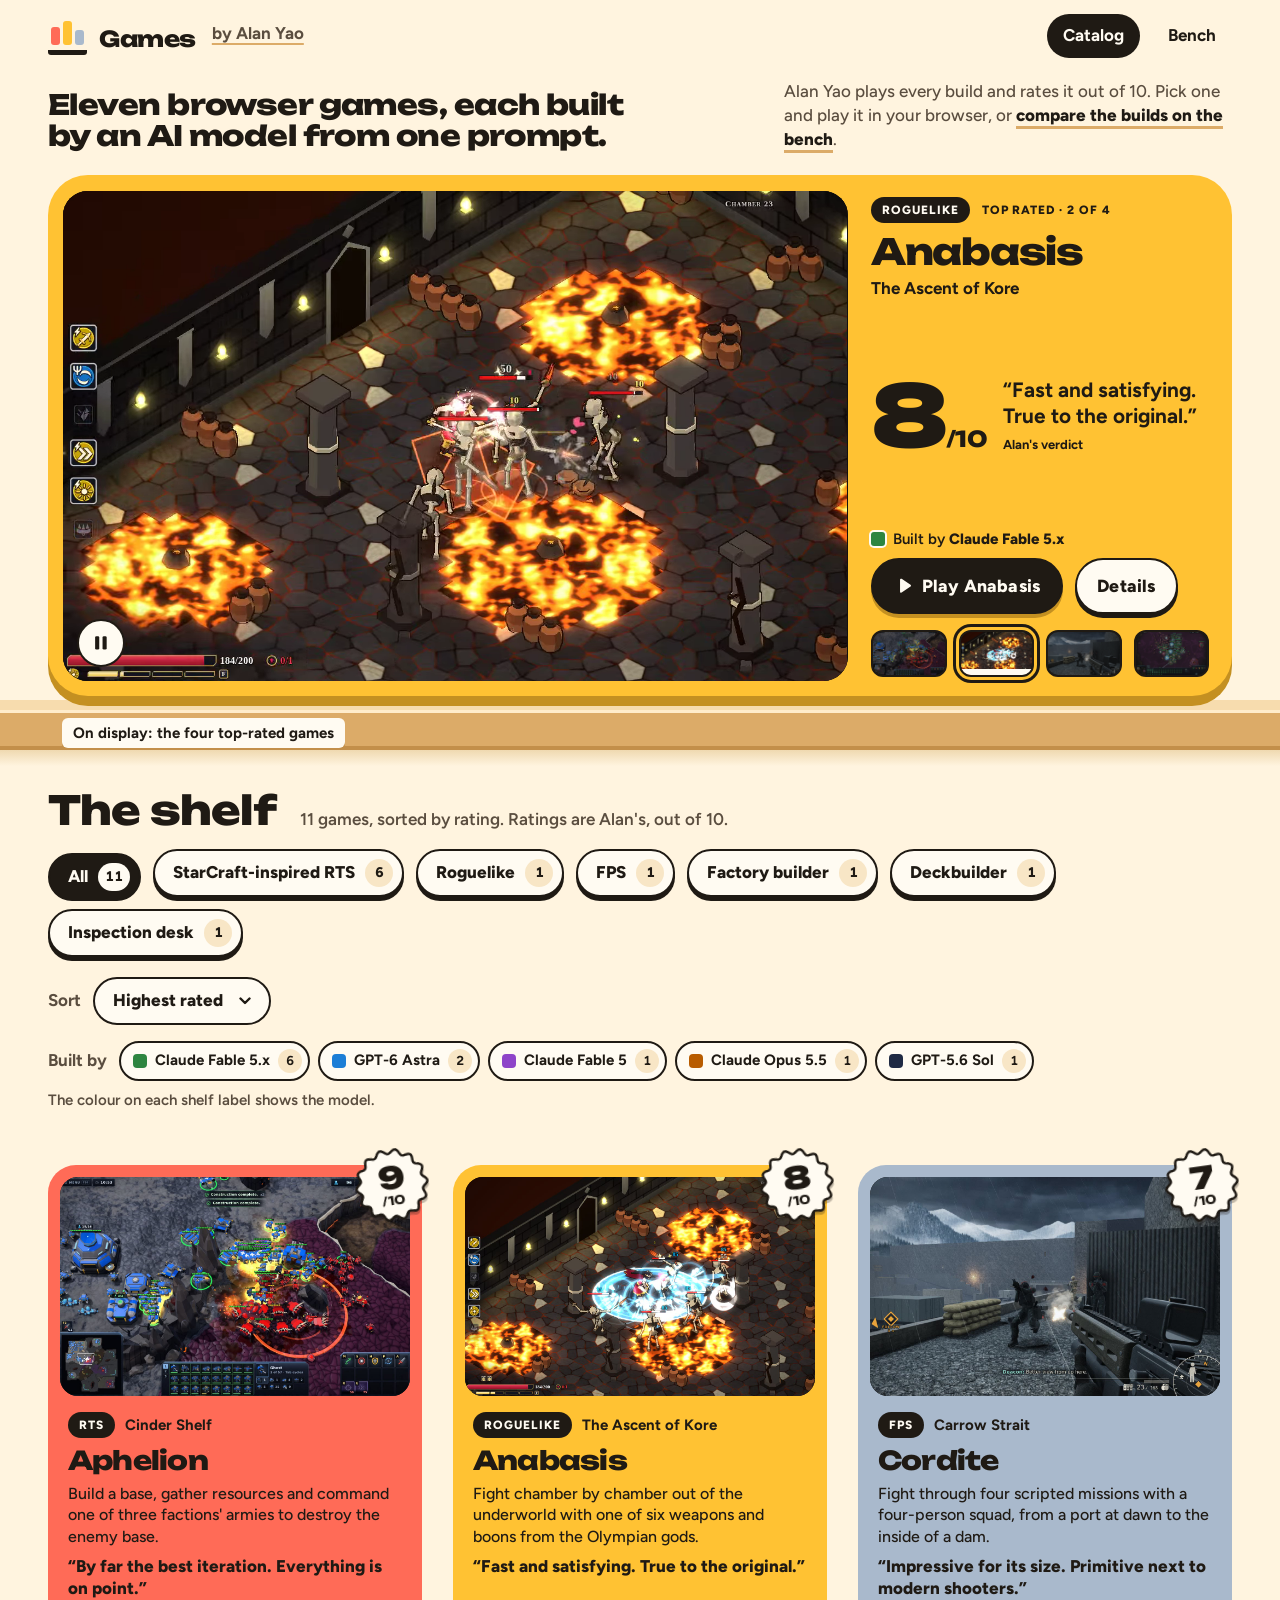
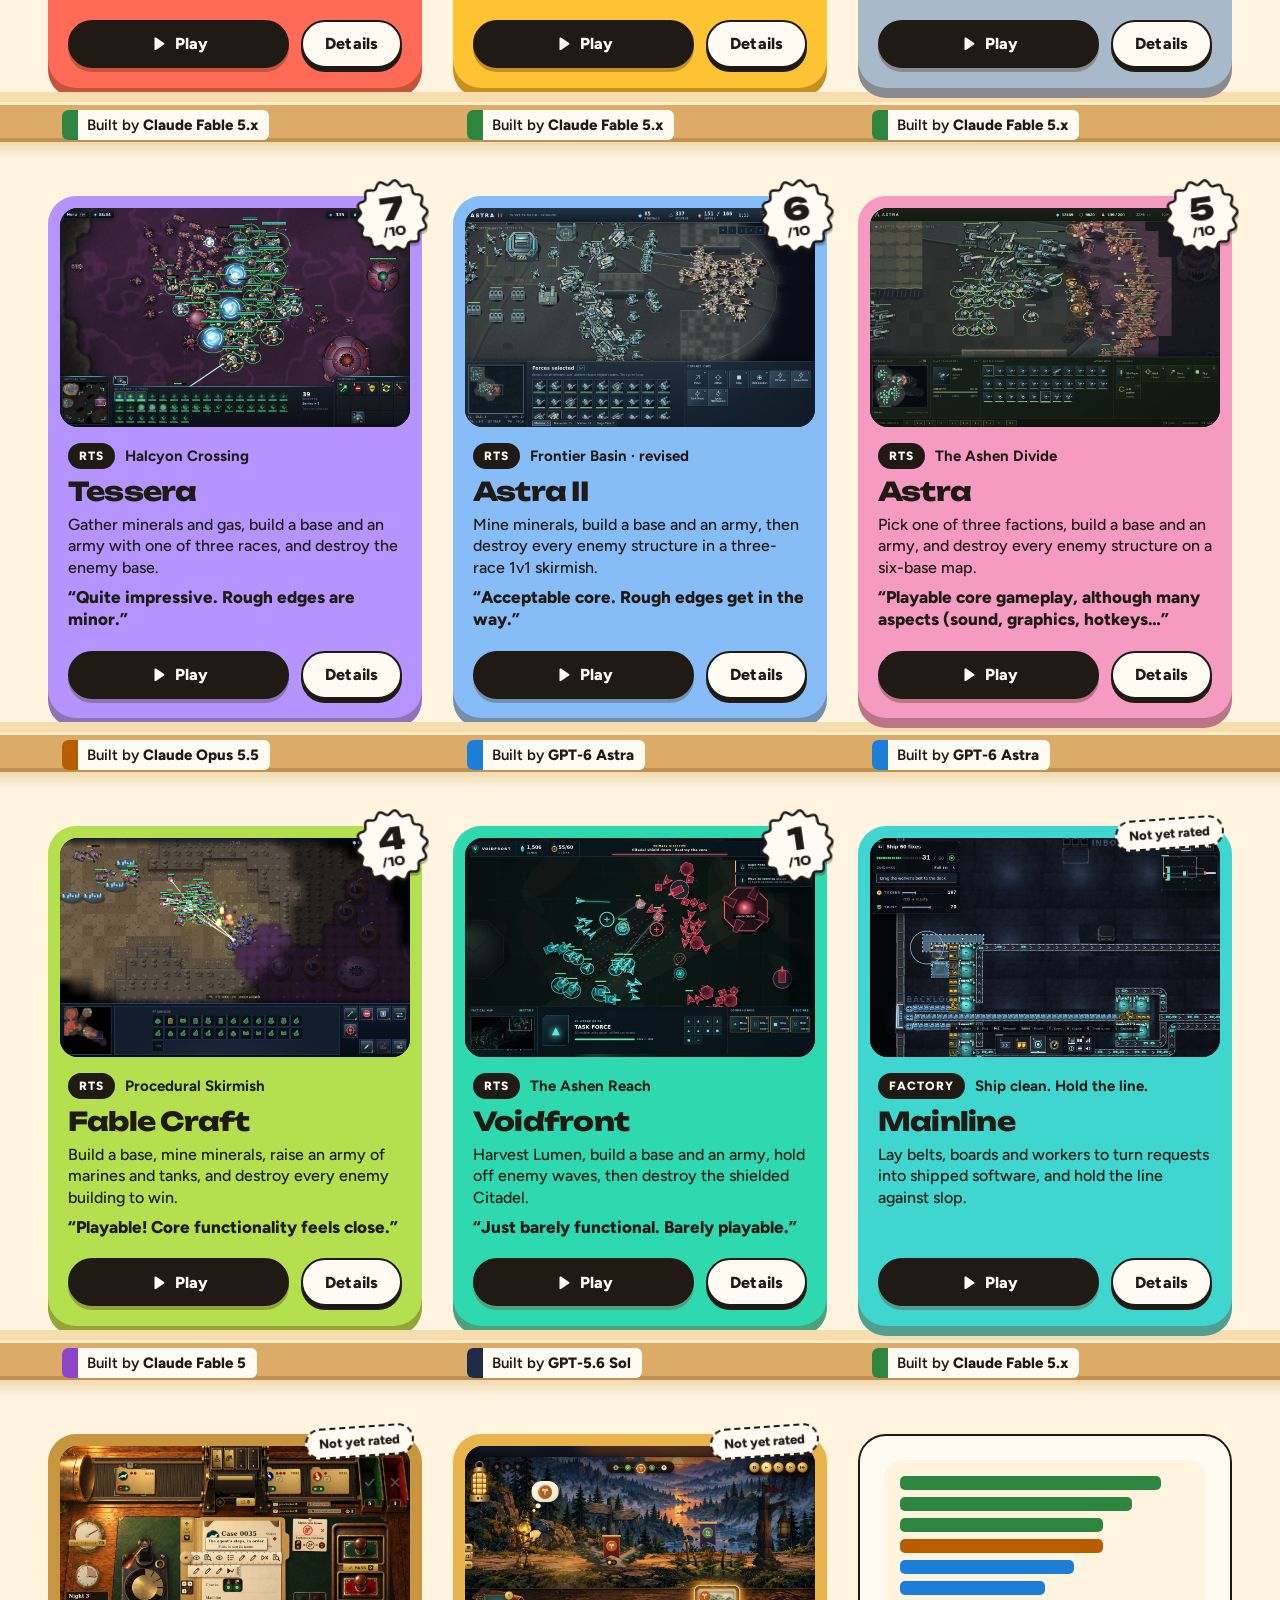
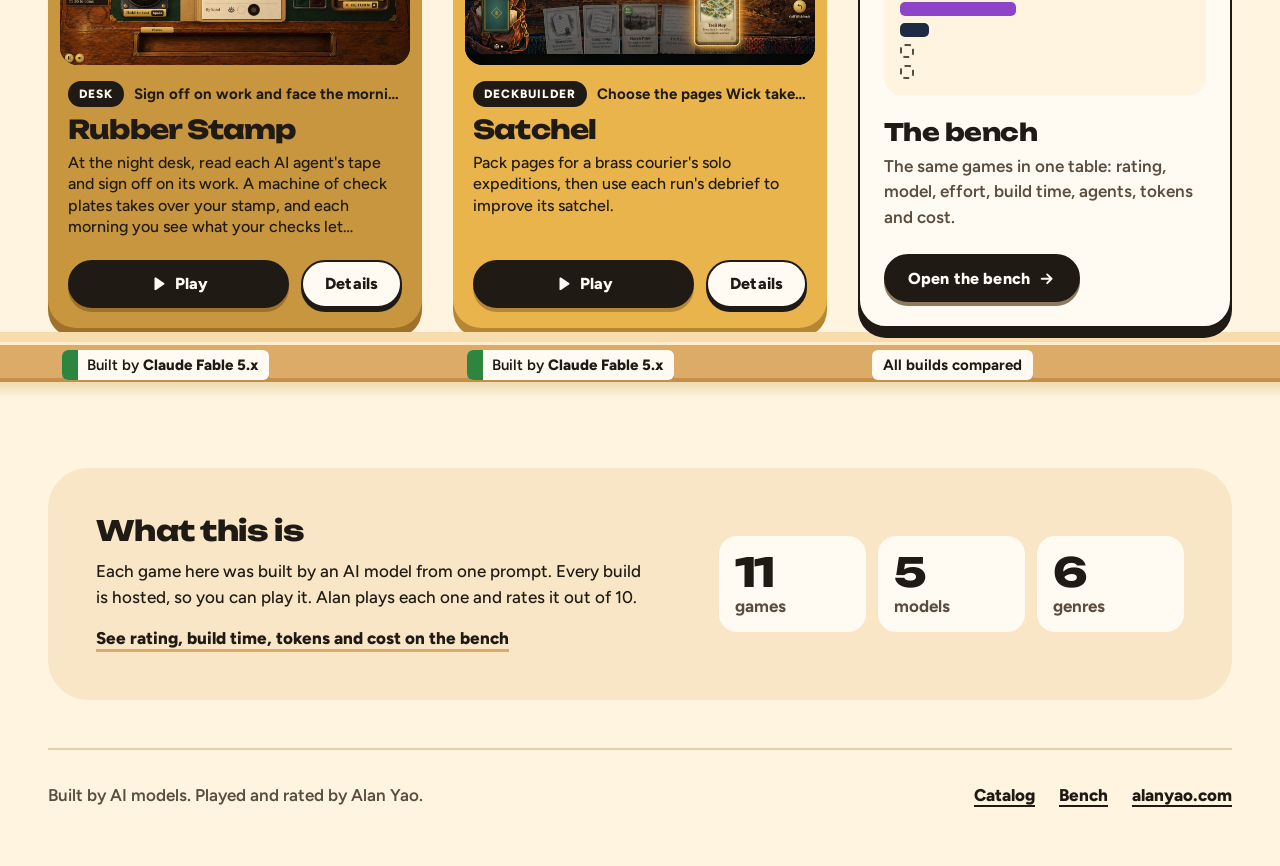
<file: index.html>
<!doctype html>
<html lang="en" data-base="./">
  <head>
    <meta charset="utf-8" />
    <meta name="viewport" content="width=device-width, initial-scale=1" />
    <title>Games built by AI models, played and rated by Alan Yao</title>
    <meta
      name="description"
      content="Browser games, each built by an AI model from one prompt. Watch a gameplay clip of each, play any of them in your browser, and read Alan Yao's rating out of 10."
    />
    <meta name="theme-color" content="#FFF4DF" />
    <link rel="icon" href="./favicon.svg" type="image/svg+xml" />
    <link rel="canonical" href="https://www.alanyao.com/games/" />
    <meta property="og:type" content="website" />
    <meta property="og:site_name" content="Games built by AI models" />
    <meta property="og:title" content="Games built by AI models, played and rated by Alan Yao" />
    <meta
      property="og:description"
      content="Browser games, each built by an AI model from one prompt. Watch a gameplay clip of each, play any of them in your browser, and read Alan Yao's rating out of 10."
    />
    <meta property="og:url" content="https://www.alanyao.com/games/" />
    <meta property="og:image" content="https://www.alanyao.com/games/og.jpg" />
    <meta property="og:image:width" content="1200" />
    <meta property="og:image:height" content="630" />
    <meta property="og:image:alt" content="Three game boxes showing gameplay stills, standing on a shelf." />
    <meta name="twitter:card" content="summary_large_image" />
    <meta name="twitter:title" content="Games built by AI models, played and rated by Alan Yao" />
    <meta
      name="twitter:description"
      content="Browser games, each built by an AI model from one prompt. Watch a gameplay clip of each, play any of them in your browser, and read Alan Yao's rating out of 10."
    />
    <meta name="twitter:image" content="https://www.alanyao.com/games/og.jpg" />
    <link rel="preload" href="./fonts/unbounded-latin-wght-normal.woff2" as="font" type="font/woff2" crossorigin />
    <link rel="preload" href="./fonts/figtree-latin-wght-normal.woff2" as="font" type="font/woff2" crossorigin />
    <link rel="stylesheet" href="./styles.css" />
    <noscript><style>.reel-wall, .shelf-head, .shelf-wall { display: none; }</style></noscript>
    <script defer src="./catalog.js"></script>
    <script defer src="./shared.js"></script>
    <script defer src="./app.js"></script>
  </head>
  <body class="page-catalog">
    <a class="skip" href="#shelf-title">Skip to the games</a>

    <header class="top wrap">
      <div class="brand">
        <a class="mark" href="./" aria-label="Games catalog">
          <span class="mark-boxes" data-mark aria-hidden="true"><i></i><i></i><i></i></span>
          <span class="mark-word">Games</span>
        </a>
        <a class="byline" href="../" data-home hidden>by Alan Yao</a>
      </div>
      <nav class="nav" aria-label="Site">
        <a href="./" aria-current="page">Catalog</a>
        <a href="./bench/">Bench</a>
      </nav>
    </header>

    <main>
      <section class="intro wrap" aria-labelledby="page-title">
        <h1 id="page-title"><span data-count>These browser games</span>, <span data-each>each built</span> by an AI model from one prompt.</h1>
        <div class="intro-side">
          <p>
            <a class="lede-home" href="../" data-home hidden>Alan Yao</a><span class="lede-name">Alan Yao</span> plays every
            build and rates it out of 10.<span class="intro-more">
              Pick one and play it in your browser, or
              <a class="textlink" href="./bench/">compare the builds on the bench</a>.</span
            >
          </p>
        </div>
      </section>

      <!-- The empty kiosk holds the hero's place until app.js fills it, so nothing below moves. -->
      <section class="reel-wall" aria-roledescription="carousel" aria-label="Top rated games">
        <div class="reel wrap" id="reel">
          <div class="kiosk">
            <div class="kiosk-screen"><div class="screen"></div></div>
            <div class="kiosk-info"></div>
          </div>
        </div>
      </section>

      <section class="catalog" aria-labelledby="shelf-title">
        <div class="shelf-head wrap">
          <div class="shelf-title">
            <h2 id="shelf-title" tabindex="-1">The shelf</h2>
            <p class="shelf-status" id="shelf-status" role="status"></p>
          </div>
          <div class="shelf-tools">
            <div class="chips" id="chips" role="group" aria-label="Filter by genre"></div>
            <label class="sorter">
              <span>Sort</span>
              <select id="sort">
                <option value="score:desc">Highest rated</option>
                <option value="title:asc">Title, A to Z</option>
                <option value="genre:asc">Genre</option>
                <option value="buildTime:asc">Shortest build</option>
                <option value="cost:asc">Lowest cost</option>
              </select>
            </label>
          </div>
          <div class="legend" id="legend" hidden>
            <p class="legend-label" id="legend-label">Built by</p>
            <div class="chips chips--model" id="model-chips" role="group" aria-labelledby="legend-label" aria-describedby="legend-note"></div>
            <p class="legend-note" id="legend-note">The colour on each shelf label shows the model.</p>
          </div>
        </div>
        <div class="shelf-wall">
          <ul class="shelf wrap" id="shelf"></ul>
        </div>
        <noscript><p class="wrap noscript">This page needs JavaScript to show the games.</p></noscript>
      </section>

      <section class="about wrap" aria-labelledby="about-title">
        <div class="about-card">
          <div>
            <h2 id="about-title">What this is</h2>
            <p>
              Each game here was built by an AI model from one prompt. Every build is hosted, so you can play it.
              Alan plays each one and rates it out of 10.
            </p>
            <a class="textlink" href="./bench/">See rating, build time, tokens and cost on the bench</a>
          </div>
          <ul class="tally" id="tally" aria-label="The catalog in numbers"></ul>
        </div>
      </section>
    </main>

    <footer class="foot wrap">
      <p>Built by AI models. Played and rated by Alan Yao.</p>
      <nav aria-label="Footer">
        <a href="./">Catalog</a>
        <a href="./bench/">Bench</a>
        <a href="../" data-home hidden>alanyao.com</a>
      </nav>
    </footer>

    <dialog class="back" id="detail" aria-labelledby="detail-title"></dialog>
  </body>
</html>
</file>
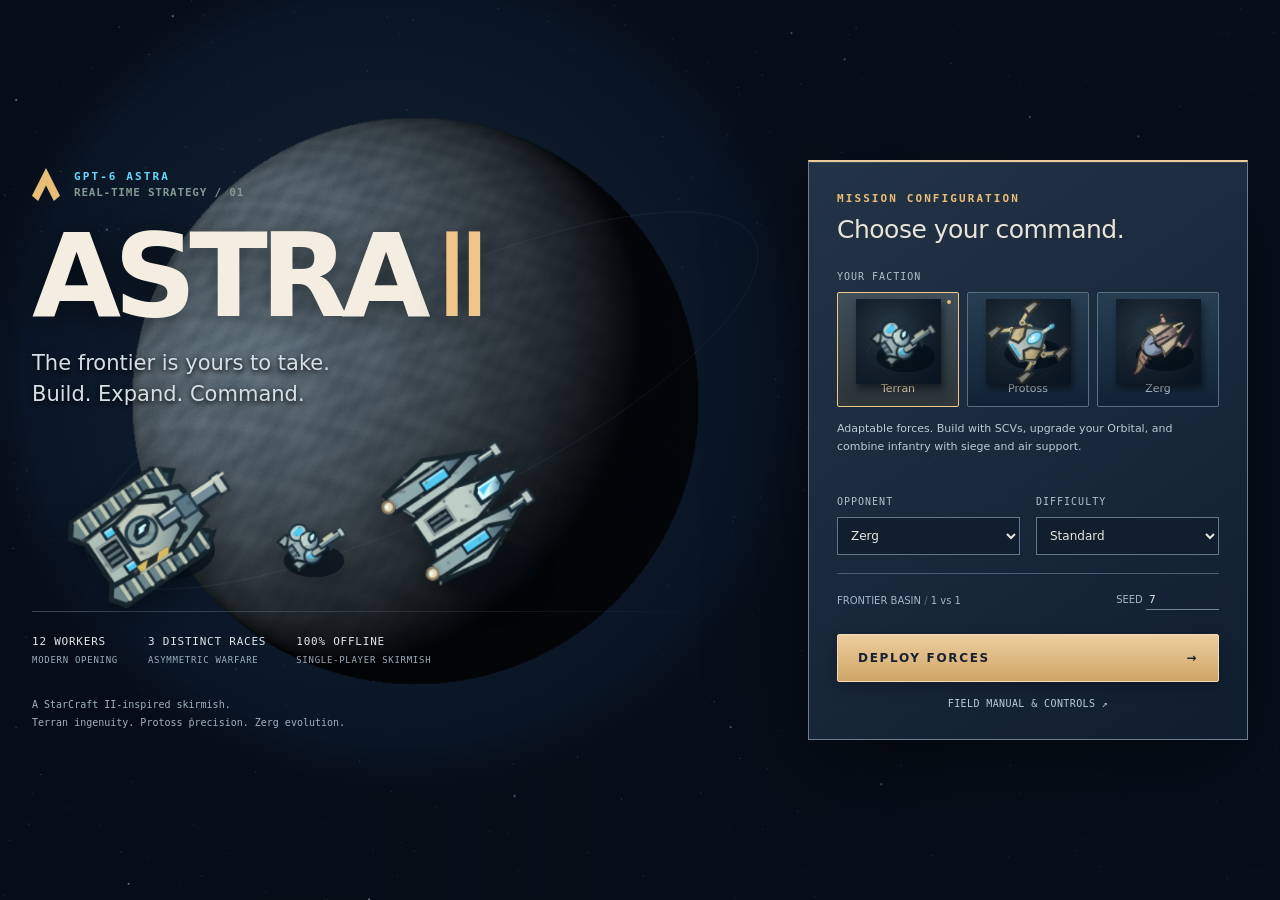
<file: astra-ii/index.html>
<!doctype html>
<html lang="en">
<head>
  <meta charset="UTF-8" />
  <meta name="viewport" content="width=device-width,initial-scale=1" />
  <meta name="theme-color" content="#101719" />
  <meta name="description" content="Astra II — an offline, three-race real-time strategy skirmish." />
  <title>Astra II · GPT-6 Astra</title>
  <style>:root{font-family:Inter,ui-sans-serif,system-ui,-apple-system,BlinkMacSystemFont,"Segoe UI",sans-serif;color:#eaf0ea;background:#101719;font-synthesis:none;font-weight:400;--muted:#829697;--line:#314247;--cyan:#74dfdf;--accent:#ffaf79;--red:#ff7875}
*{box-sizing:border-box}html,body,#app{width:100%;height:100%;margin:0;overflow:hidden}button,input,select{font:inherit}button{color:inherit;cursor:pointer;border:1px solid var(--line);background:#1b292d;transition:background .13s,border-color .13s}button:hover{background:#273d42;border-color:#70a4a7}button:focus-visible,input:focus-visible,select:focus-visible{outline:2px solid var(--cyan);outline-offset:3px}button:disabled{cursor:default}button.active{border-color:var(--cyan);color:var(--cyan);background:#1c3539}.mono{font-family:ui-monospace,SFMono-Regular,Consolas,monospace}.eyebrow{font:600 11px/1.4 ui-monospace,monospace;letter-spacing:.19em;text-transform:uppercase;color:var(--cyan)}.dim{color:var(--muted)}.hidden{display:none!important}
.game{height:100%;display:grid;grid-template-rows:60px minmax(150px,1fr) 226px;background:#101719;user-select:none}.topbar{z-index:3;display:flex;align-items:center;gap:24px;padding:0 22px;border-bottom:1px solid var(--line);background:linear-gradient(110deg,#182528,#10191c)}.wordmark{font-size:21px;font-weight:750;letter-spacing:.17em;white-space:nowrap}.wordmark b{color:var(--accent);font-weight:400}.topbar .map-name{font-size:10px;letter-spacing:.12em;color:var(--muted);text-transform:uppercase}.resources{display:flex;align-items:center;gap:28px;margin-left:auto}.resource{display:flex;gap:9px;align-items:center;min-width:66px;font:600 18px ui-monospace,monospace}.resource small{font:500 10px ui-monospace,monospace;color:var(--muted);display:block;margin-top:2px;text-transform:uppercase;letter-spacing:.1em}.resource-icon{font-size:24px;color:var(--cyan)}.gas-icon{color:#a4e697}.supply-icon{color:var(--accent)}.resource.danger{color:var(--red)}.game-time{font:15px ui-monospace,monospace;color:#bbcdcb;min-width:52px}.top-tools{display:flex;gap:6px}.top-tools button{padding:7px 9px;font:12px ui-monospace,monospace;background:transparent}.field-wrap{position:relative;overflow:hidden;background:#101719}.battlefield{display:block;width:100%;height:100%;touch-action:none;outline:none;cursor:default}.battlefield.targeting{cursor:crosshair}.field-vignette{pointer-events:none;position:absolute;inset:0;box-shadow:inset 0 0 95px #050b0e66}.corner-label{position:absolute;top:15px;left:20px;pointer-events:none;display:flex;gap:10px;font:10px ui-monospace,monospace;letter-spacing:.12em;color:#91b2b0;opacity:.72}.corner-label i{width:5px;height:5px;background:var(--cyan);border-radius:50%;align-self:center}.toasts{position:absolute;top:45px;left:20px;max-width:480px;pointer-events:none;display:flex;flex-direction:column;gap:6px}.toast{font-size:12px;color:#f0d5b7;background:#10191ce8;border-left:2px solid var(--accent);padding:9px 13px;box-shadow:0 3px 12px #0004}.toast.error{border-color:var(--red);color:#ffbab1}.target-hint{position:absolute;bottom:20px;left:50%;transform:translateX(-50%);border:1px solid #80dfe181;background:#101b20e8;box-shadow:0 3px 25px #0008;padding:11px 18px;pointer-events:none;font-size:12px;color:#c8eded;white-space:nowrap}.target-hint span{color:#92a8a7;margin-left:15px}.control-strip{position:absolute;right:15px;top:13px;display:flex;gap:3px}.group-button{width:31px;height:31px;padding:0;position:relative;background:#10191cb8;font:11px ui-monospace,monospace;color:#718b90;border-color:#39535866}.group-button.occupied{color:#d2dfdb;border-color:#719393}.group-button small{position:absolute;bottom:1px;right:2px;font-size:8px;color:var(--cyan)}.group-button.recalled{border-color:var(--accent);color:var(--accent)}.hud{display:grid;grid-template-columns:236px minmax(220px,1fr) minmax(400px,540px);gap:0;border-top:1px solid #58706a;background:linear-gradient(#1b2a2b,#142023);z-index:3}.minimap-panel{border-right:1px solid var(--line);padding:11px 13px 9px;display:flex;flex-direction:column;gap:7px}.minimap{width:208px;max-width:100%;height:163px;display:block;border:1px solid #42595a;background:#0c1619;cursor:crosshair;touch-action:none}.minimap-footer{display:flex;justify-content:space-between;font:9px ui-monospace,monospace;letter-spacing:.07em;color:#889f9c}.minimap-footer .idle{color:var(--accent);cursor:pointer;background:none;border:0;padding:0;font:inherit}.selection-panel{padding:13px 18px;min-width:0;position:relative;display:flex;flex-direction:column;gap:10px}.selection-heading{display:flex;align-items:center;gap:12px;min-height:29px}.selection-heading h2{margin:0;font-size:16px;font-weight:600;white-space:nowrap;text-overflow:ellipsis;overflow:hidden}.selection-heading .count{font:11px ui-monospace,monospace;color:var(--cyan);border:1px solid #4a6c6b;padding:3px 5px}.selection-subtitle{font-size:10px;color:var(--muted);line-height:1.5;letter-spacing:.015em;min-height:14px}.selection-content{min-height:69px;max-height:101px;overflow-y:auto;display:flex;align-items:flex-start;gap:8px;flex-wrap:wrap;scrollbar-width:thin;scrollbar-color:#395759 #172529}.unit-tile{width:43px;height:43px;border:1px solid #45615e;position:relative;display:flex;align-items:center;justify-content:center;color:var(--cyan);font-size:17px;padding:2px;background:#102023}.unit-tile.enemy{color:var(--red);border-color:#804444}.unit-tile .tile-label{font:8px ui-monospace,monospace;position:absolute;top:3px;left:3px;right:1px;color:#c5d7ce;white-space:nowrap;overflow:hidden}.unit-tile .tile-hp{position:absolute;bottom:3px;left:3px;right:3px;height:3px;background:#1d3630}.unit-tile .tile-hp i{display:block;height:100%;background:#8ac88d}.unit-tile.focused{border-color:var(--accent);background:#314038}.portrait{width:65px;height:69px;flex:none;border:1px solid #41615e;background:radial-gradient(ellipse at center,#25494c,#14232a);display:flex;align-items:center;justify-content:center;font-size:37px;color:var(--cyan)}.unit-detail{font-size:11px;line-height:1.8;min-width:128px;flex:1;color:#b3c8c3}.stat-line{display:flex;gap:12px;flex-wrap:wrap}.health-stat{color:#a4dd9b}.shield-stat{color:#80bdff}.energy-stat{color:#d8a5ff}.progress-track{height:4px;width:100%;background:#0c171a;margin-top:6px}.progress-track i{height:100%;background:var(--accent);display:block}.queue-row{display:flex;gap:4px;margin-top:5px;align-items:center;flex-wrap:wrap}.queue-item{position:relative;width:36px;height:29px;font:9px ui-monospace,monospace;border-color:#496362;padding:2px;overflow:hidden}.queue-item i{position:absolute;left:0;bottom:0;height:3px;background:var(--cyan)}.queue-caption{font:9px ui-monospace,monospace;color:var(--muted);margin-right:5px}.subgroups{display:flex;align-items:center;gap:4px;flex-wrap:wrap;margin-top:auto;max-height:42px;overflow:auto}.subgroup{padding:3px 7px;font-size:9px;background:#172527}.subgroup span{color:var(--muted);margin-left:4px}.selection-empty{height:100%;display:flex;flex-direction:column;justify-content:center;color:#637f7f}.selection-empty strong{font-size:17px;font-weight:400;color:#b0c5bd}.selection-empty p{font-size:11px;line-height:1.8;max-width:330px;margin:12px 0 0}.commands-panel{border-left:1px solid var(--line);padding:12px 15px 10px;display:flex;flex-direction:column;gap:8px;min-width:0}.command-title{display:flex;align-items:center;justify-content:space-between;color:#97b2ab;font:10px ui-monospace,monospace;letter-spacing:.12em;text-transform:uppercase;height:17px}.command-title button{border:0;background:none;font-size:10px;color:var(--accent);padding:0}.command-grid{display:grid;grid-template-columns:repeat(6,minmax(0,1fr));grid-auto-rows:53px;gap:5px;overflow:auto;align-content:start;scrollbar-width:thin;scrollbar-color:#395759 #172529;flex:1;padding-right:2px}.command{position:relative;text-align:center;min-width:0;display:flex;flex-direction:column;align-items:center;justify-content:center;padding:5px 3px 4px;background:linear-gradient(150deg,#2d4142,#1d2d31);border-color:#4b6562;gap:3px}.command .command-icon{font-size:17px;color:#a9d8cc;line-height:18px}.command .command-label{font-size:9px;line-height:1.05;max-width:100%;overflow:hidden;text-overflow:ellipsis;white-space:nowrap}.command kbd{position:absolute;right:3px;top:2px;font:9px ui-monospace,monospace;color:#e7ccae}.command.unavailable{opacity:.46}.command.unavailable:hover{opacity:.82}.command.chosen{border-color:var(--accent);background:#414638}.command.generic{background:#192b30;border-color:#37575a}.tooltip{position:fixed;z-index:15;max-width:300px;min-width:210px;background:#101c20f5;border:1px solid #557c79;box-shadow:0 8px 28px #0008;padding:13px 16px;pointer-events:none;font-size:11px;line-height:1.6;color:#b0c5c0}.tooltip strong{display:block;font-size:13px;color:#eef5e8;font-weight:600;margin-bottom:4px}.tooltip .costs{color:#88dbde;font:11px ui-monospace,monospace;margin:7px 0}.tooltip .reason{color:#ffb093;margin-top:7px}.tooltip .key{float:right;color:#e9c29e;border:1px solid #635e51;padding:0 5px;font:10px ui-monospace,monospace}.overlay{position:fixed;inset:0;z-index:20;background:#0b1318ee;display:flex;align-items:center;justify-content:center;padding:32px;overflow:auto}.start-screen{background:radial-gradient(ellipse at 71% 39%,#203937 0,#121f24 33%,#0a1219 72%);isolation:isolate}.start-screen:before{content:"";position:absolute;inset:0;opacity:.12;pointer-events:none;background:linear-gradient(120deg,transparent 48%,#6adac0 48.1%,transparent 48.2%),repeating-linear-gradient(0deg,transparent 0,transparent 79px,#91bfbf3d 80px),repeating-linear-gradient(90deg,transparent 0,transparent 79px,#91bfbf3d 80px)}.start-content{width:min(1250px,100%);position:relative;display:grid;grid-template-columns:1fr 460px;gap:85px;align-items:center}.start-hero{position:relative;padding:20px 0}.start-hero:before{content:"";position:absolute;width:410px;height:410px;border:1px solid #5f958033;border-radius:50%;left:90px;top:-115px;z-index:-1;box-shadow:0 0 0 34px #2f606015,0 0 0 35px #4b76761c,0 0 0 90px #244d4b0a,0 0 0 91px #46676a17}.mission-mark{display:flex;gap:14px;align-items:center;margin-bottom:31px}.mission-mark .insignia{width:33px;height:39px;background:var(--accent);clip-path:polygon(50% 0,100% 84%,78% 100%,50% 53%,22% 100%,0 84%)}.start-hero h1{font-size:clamp(70px,8.9vw,135px);font-weight:700;letter-spacing:-.075em;line-height:.92;margin:0 0 21px;color:#f3eee1}.start-hero h1 span{font-weight:300;color:var(--accent);padding-left:12px;letter-spacing:-.1em}.start-tagline{font-size:20px;font-weight:300;line-height:1.55;color:#b8cbc5;margin:0;max-width:470px}.start-rule{height:1px;background:linear-gradient(90deg,#78958a66,transparent);margin:38px 0 22px}.start-facts{display:flex;gap:34px;font:10px/1.8 ui-monospace,monospace;letter-spacing:.08em;color:#77958e;text-transform:uppercase}.start-facts strong{color:#d0d8c6;display:block;font-weight:400;font-size:12px;letter-spacing:.07em}.start-foot{font:10px ui-monospace,monospace;color:#617f7c;margin-top:44px;line-height:1.8}.setup-card{background:linear-gradient(150deg,#263632d9,#142328ef);border:1px solid #52675e;border-top:2px solid var(--accent);box-shadow:0 35px 110px #0005;padding:28px 30px 26px;position:relative}.setup-card .eyebrow{color:var(--accent)}.setup-card h2{font-size:24px;letter-spacing:-.02em;font-weight:450;margin:8px 0 24px}.form-label{display:block;font:10px ui-monospace,monospace;letter-spacing:.1em;text-transform:uppercase;color:#91a69c;margin-bottom:10px}.race-options{display:grid;grid-template-columns:repeat(3,1fr);gap:8px;margin-bottom:25px}.race-option{position:relative;height:97px;display:flex;align-items:center;justify-content:center;flex-direction:column;gap:9px;border-color:#50645c;background:#14232aa1;font-size:11px;color:#aebfb1}.race-option .race-emblem{font-size:29px;color:#96b7ab;font-weight:200;line-height:1}.race-option.active{color:#f1e5ca;border-color:var(--accent);background:#564b333b}.race-option.active .race-emblem{color:var(--accent)}.race-option.active:after{content:"";position:absolute;width:4px;height:4px;border-radius:50%;background:var(--accent);right:7px;top:7px}.race-description{min-height:47px;font-size:11px;line-height:1.6;color:#a5baaf;margin:-11px 0 22px}.setup-row{display:grid;grid-template-columns:1fr 1fr;gap:16px;margin-bottom:18px}.setup-row select,.setup-row input{display:block;width:100%;border:1px solid #4b645b;background:#101f24;color:#dfebdd;border-radius:0;padding:10px 9px;font-size:12px}.seed-row{display:flex;justify-content:space-between;gap:16px;align-items:center;border-top:1px solid #425c4e;padding-top:16px;margin-top:6px;font-size:10px;color:#809d90}.seed-row input{width:73px;border:0;border-bottom:1px solid #567768;background:transparent;color:#c8dbcb;padding:3px;font:11px ui-monospace,monospace}.start-button{width:100%;border:1px solid #fac998;background:var(--accent);color:#20231d;font-weight:700;font-size:12px;letter-spacing:.14em;text-transform:uppercase;margin-top:24px;padding:16px 20px;display:flex;justify-content:space-between}.start-button:hover{background:#ffcc9d;border-color:#ffead3}.start-help{display:block;margin:15px auto 0;border:0;background:none;color:#aac6b8;font:10px ui-monospace,monospace;letter-spacing:.04em}.start-help:hover{background:none;color:#e7f0db}.modal{max-width:780px;width:100%;max-height:90vh;overflow:auto;border:1px solid #506e69;border-top:2px solid var(--accent);padding:32px 36px;background:linear-gradient(130deg,#253832,#142229);box-shadow:0 30px 100px #0008}.modal h2{margin:7px 0 24px;font-weight:450;font-size:31px}.modal p{font-size:12px;line-height:1.7;color:#acc2b4}.help-grid{display:grid;grid-template-columns:1fr 1fr;gap:26px}.help-grid h3{color:#e3d8bb;font:11px ui-monospace,monospace;letter-spacing:.09em;text-transform:uppercase;margin:0 0 12px}.help-grid dl{margin:0;display:grid;grid-template-columns:130px 1fr;gap:8px;font-size:11px;line-height:1.6}.help-grid dt{color:#83d4d1}.help-grid dd{margin:0;color:#c1cec0}.help-tip{border-top:1px solid var(--line);padding-top:14px;margin:23px 0 0}.modal-actions{display:flex;gap:10px;justify-content:flex-end;margin-top:25px}.modal-actions button{padding:11px 20px;font-size:11px}.modal-actions .primary{background:var(--accent);color:#1b271f;border-color:var(--accent);font-weight:600}.end-stats{display:grid;grid-template-columns:repeat(3,1fr);gap:15px;margin:20px 0}.end-stat{border:1px solid #416254;padding:17px;text-align:center}.end-stat strong{display:block;font:24px ui-monospace,monospace;color:var(--accent)}.end-stat span{font-size:10px;color:var(--muted)}.pause-mark{position:absolute;inset:0;display:flex;align-items:center;justify-content:center;pointer-events:none;background:#08171a33}.pause-mark span{font:25px ui-monospace,monospace;letter-spacing:.2em;color:#e9e7cc;text-shadow:0 2px 10px #000;background:#13242bd9;border:1px solid #768575;padding:20px 34px}.screen-reader{position:absolute;width:1px;height:1px;overflow:hidden;clip:rect(0,0,0,0)}
@media(max-width:1250px){.game{grid-template-rows:54px minmax(150px,1fr) 223px}.topbar{padding:0 14px;gap:15px}.topbar .map-name{display:none}.resources{gap:20px}.hud{grid-template-columns:210px minmax(200px,1fr) 400px}.minimap-panel{padding:12px 10px}.minimap{height:159px;width:188px}.selection-panel{padding:12px}.commands-panel{padding:10px}.command-grid{grid-template-columns:repeat(6,minmax(0,1fr));grid-auto-rows:53px}.command .command-label{font-size:8px}.start-content{gap:50px;grid-template-columns:1fr 400px}.setup-card{padding:25px}.start-facts{gap:20px}.start-tagline{font-size:17px}.start-foot{max-width:350px}.wordmark{font-size:17px}.resource{font-size:16px;min-width:57px}.resource-icon{font-size:20px}.resource small{font-size:8px}.top-tools{gap:4px}.top-tools button{font-size:10px;padding:6px}.game-time{font-size:13px;min-width:44px}}
@media(max-width:900px){.start-content{grid-template-columns:1fr 355px;gap:26px}.start-screen{padding:25px}.start-hero h1{font-size:71px}.start-facts{gap:14px}.start-facts strong{font-size:10px}.setup-card{padding:21px}.start-tagline{font-size:15px}.start-foot{font-size:9px}.resources{gap:10px}.hud{grid-template-columns:180px minmax(180px,1fr) 360px}.minimap{height:145px}.minimap-footer{font-size:8px}.resource{min-width:44px}.resource small{display:none}.topbar{gap:10px}.command-grid{grid-auto-rows:51px}.top-tools button[data-action="sound"]{display:none}}
@media(max-height:760px){.start-content{transform:scale(.9);transform-origin:center}.start-hero h1{font-size:95px}.start-rule{margin-top:25px}.start-foot{margin-top:27px}.setup-card{padding-top:21px;padding-bottom:20px}.setup-card h2{margin-bottom:20px}.race-option{height:79px}.start-button{margin-top:18px}.game{grid-template-rows:51px minmax(100px,1fr) 211px}.command-grid{grid-auto-rows:49px}.minimap{height:150px}.selection-content{max-height:85px}.modal{padding:24px 30px}}

/* Metal command console and illustrated faction selection. */
.saturation{display:grid;grid-template-columns:1fr auto;gap:3px 12px;max-width:245px;margin:6px 0 5px;font:9px/1.5 ui-monospace,monospace;color:#8dd4e9}.saturation b{font-weight:400;color:#dbebee}.saturation>div{grid-column:1/-1;height:3px;background:#0b1828}.saturation i{display:block;height:3px;background:#72b8d2}.saturation.crowded b{color:#f0b37b}.production-queues{max-height:97px;overflow:auto;scrollbar-width:thin;display:flex;flex-direction:column;gap:3px}.producer-row{display:flex;align-items:center;gap:4px;min-height:30px}.producer-row>span{font-size:10px;min-width:112px;color:#bdd0dc}.producer-row .queue-item{width:32px;height:29px}.producer-row .queue-item img{width:30px;height:27px}.selection-panel:has(.production-queues) .selection-content{min-height:0;max-height:52px;flex-shrink:0}.selection-panel:has(.production-queues) .subgroups{margin-top:0}
:root{--muted:#9aaab7;--line:#394650;--cyan:#67d5f8;--accent:#e8bd78;color:#e6edf4;background:#09111d}
button{border-radius:2px;background:#1d2b38}button:hover{background:#334658;border-color:#80a7bc}
.game{grid-template-rows:54px minmax(150px,1fr) 242px;background:#0a1320}
.topbar{background:linear-gradient(#253342,#131d29);border-bottom:1px solid #668091;box-shadow:0 2px 6px #0007;padding:0 20px}
.wordmark{font-size:19px;letter-spacing:.2em}.topbar .map-name{color:#9facb5}.resources{gap:33px}.resource small{color:#aab8c1}.resource{font-size:19px}.top-tools button{background:linear-gradient(#2b3946,#17232d);border-color:#425365;min-width:31px}
.field-vignette{box-shadow:inset 0 0 65px #0107132b}.corner-label{color:#c1c9c6;opacity:.7;text-shadow:0 1px 3px #000}.control-strip{top:12px}.group-button{background:#111d2cd9;border-color:#435b73}
.hud{grid-template-columns:228px minmax(240px,1fr) 480px;border-top:2px solid #677581;background:linear-gradient(#344250 0,#202e3c 5px,#111c28 100%);box-shadow:0 -4px 16px #0005}
.minimap-panel{padding:12px 12px 9px;border-right:1px solid #455565;background:linear-gradient(115deg,#1e2c38,#111a25)}
.minimap{width:204px;height:179px;border:3px solid #4b5b67;box-shadow:0 1px #71818a,inset 0 0 9px #000}.minimap-footer{font-size:9px;letter-spacing:0;color:#b1bdc5}
.selection-panel{padding:13px 18px 10px;gap:6px}.selection-heading{min-height:24px}.selection-heading h2{font-size:17px;color:#e8e4d8;letter-spacing:.015em}.selection-heading .count{color:#94ddf5;border-color:#52778d}.selection-subtitle{font-size:10px;color:#a5b3c0;line-height:1.35;min-height:14px}
.selection-content{max-height:145px;min-height:106px;gap:6px;margin-top:3px;scrollbar-color:#536879 #14202b}.portrait{width:104px;height:112px;background:radial-gradient(ellipse at 50% 20%,#405a72,#172b3f 60%,#0d1724);border:1px solid #607487;box-shadow:inset 0 0 12px #03091299,0 1px 2px #0007;overflow:hidden;position:relative}
.portrait img{width:110px;height:110px;object-fit:contain;filter:drop-shadow(2px 5px 4px #0008)}.unit-detail{font-size:11px;line-height:1.9;color:#c4cdd3;min-width:145px}.stat-line{gap:12px;font:10px/2 ui-monospace,monospace}.health-stat{color:#a8dd94}.shield-stat{color:#8ac7ff}.energy-stat{color:#d5a2ef}
.unit-tile{width:51px;height:51px;background:linear-gradient(145deg,#2d4152,#102132);border-color:#4c667b;padding:0;overflow:hidden}.unit-tile img{width:50px;height:50px;object-fit:contain}.unit-tile.focused{border-color:#cdb27f;background:linear-gradient(145deg,#3e4b4e,#182932)}.unit-tile .tile-hp{bottom:2px;left:3px;right:3px;height:3px}.subgroup{font-size:10px;border-color:#3d5466;color:#bdcbd6}.subgroup.active{background:#314755;border-color:#8badb9;color:#e2ecec}
.queue-row{gap:4px;flex-wrap:nowrap;overflow-x:auto}.queue-item{width:38px;height:36px;flex:none;padding:0;background:linear-gradient(#30475a,#112030);border-color:#5d7788}.queue-item img{width:35px;height:32px;object-fit:contain}.queue-item small{position:absolute;right:2px;bottom:3px;font:8px ui-monospace,monospace;color:#f4e6c7;text-shadow:0 1px 2px #000,1px 0 #000}.queue-item i{height:3px}.queue-caption{font-size:8px;letter-spacing:.05em}
.commands-panel{padding:11px 13px 9px;gap:8px;background:linear-gradient(110deg,#23323d40,#101b28);border-left:1px solid #485b6c}.command-title{color:#b6c4cc;height:15px}.command-grid{grid-template-columns:repeat(6,minmax(0,1fr));grid-auto-rows:63px;gap:4px}.command{background:linear-gradient(140deg,#354b5d,#1a2b3c);border:1px solid #657d8e;box-shadow:inset 0 1px #9bb0b824,0 1px 2px #0005;padding:2px 1px;gap:0;justify-content:flex-start}.command .command-icon{height:32px;width:100%;display:flex;justify-content:center;align-items:center;color:#b8d8df;font-size:21px;line-height:30px}.command-icon img{width:45px;height:39px;object-fit:contain;position:relative;top:-2px}.command .command-label{font-size:9px;line-height:10px;white-space:normal;max-height:20px;overflow:hidden;padding:0 2px;color:#e2e8e9;letter-spacing:-.02em}.command kbd{right:3px;top:2px;z-index:1;color:#f2d39c;text-shadow:0 1px 2px #000;font-size:9px;background:#0c1b2999;padding:0 2px}.command-cost{display:flex;gap:5px;color:#8edbf0;font:8px/10px ui-monospace,monospace;margin-top:auto;white-space:nowrap}.gas-cost{color:#b2d591}.energy-cost{color:#d5a2ef}.command.unavailable{opacity:.55;filter:saturate(.5)}.command.unavailable:hover{opacity:.9}.command.generic{background:linear-gradient(140deg,#26394a,#152637);border-color:#4e657a;justify-content:center;gap:4px}.command.generic .command-icon{height:23px}.command.chosen{border-color:#f4cb80;box-shadow:inset 0 0 12px #b39c6a44}
.tooltip{background:linear-gradient(130deg,#203244f7,#0c1928fa);border-color:#7893a4;color:#bbcbd5}.tooltip strong{color:#f1e2c6}.pause-mark{inset:48px 15px auto auto;display:block;background:none}.pause-mark span{font-size:10px;letter-spacing:.13em;border:1px solid #677b8c;background:#142131e8;padding:7px 11px;display:block}.toast{background:#111e2bea;box-shadow:0 2px 7px #0004;padding:8px 12px}.target-hint{background:#122235eb;border-color:#76a3b8}
.start-screen{background:#070d18}.start-screen:before{display:none}.orbit-scene{position:absolute;inset:0;width:100%;height:100%;object-fit:cover;pointer-events:none;z-index:-2}.start-screen:after{content:"";position:absolute;inset:0;background:linear-gradient(90deg,#06102000,#06101a33 45%,#06102088);pointer-events:none;z-index:-1}.start-content{width:min(1280px,100%);grid-template-columns:minmax(0,1fr) 440px;gap:90px}.start-hero{padding:0}.start-hero:before{display:none}.mission-mark{margin-bottom:22px}.mission-mark .insignia{width:28px;height:33px}.start-hero h1{font-size:clamp(84px,9vw,142px);font-weight:750;letter-spacing:-.065em;text-shadow:0 3px 30px #0008;margin-bottom:19px}.start-hero h1 span{font-weight:300;color:#efc589}.start-tagline{font-size:21px;color:#d5dfe7;text-shadow:0 2px 5px #000;line-height:1.5}.faction-scene{display:block;width:100%;height:190px;object-fit:contain;object-position:left center;margin:10px 0 -8px;filter:drop-shadow(0 12px 12px #0005)}.start-rule{margin:8px 0 20px;background:linear-gradient(90deg,#a5bbcd55,transparent)}.start-facts{gap:30px;color:#9baebf;font-size:9px}.start-facts strong{color:#e0e5e7;font-size:11px}.start-foot{margin-top:28px;color:#a1b1bf;font-size:10px;line-height:1.8}.setup-card{background:linear-gradient(145deg,#28394ddd,#101e30f2);border:1px solid #6d7e8f;border-top:2px solid #eccb97;box-shadow:0 30px 90px #0007,inset 0 1px #b5c7d722;padding:29px 28px}.setup-card h2{color:#e9e4d9;font-size:25px;margin:9px 0 27px}.race-options{gap:8px;margin-bottom:24px}.race-option{height:115px;gap:3px;background:linear-gradient(#273e52,#122235);border-color:#587082;font-size:11px;color:#c1ced8;overflow:hidden}.race-option .race-emblem{height:78px;width:100%;display:flex;align-items:center;justify-content:center}.race-emblem img{width:91px;height:91px;object-fit:contain;filter:drop-shadow(2px 5px 3px #0007)}.race-option.active{border-color:#ecc98d;background:linear-gradient(#3b4c59,#293137);color:#f6e4c0;box-shadow:inset 0 0 20px #d5b37516}.race-description{color:#bbcad7;min-height:54px;font-size:11px;line-height:1.65;margin-bottom:22px}.form-label{color:#b1c0cb}.setup-row select{background:#101e2e;border-color:#61788b;color:#e8e7df}.seed-row{border-color:#4a5f73;color:#a2b7c8}.seed-row input{color:#e2e9e9;border-color:#728497}.start-button{background:linear-gradient(#edce9e,#cfa566);border-color:#f4d9b2;color:#182131;box-shadow:0 5px 15px #0003}.start-button:hover{background:#f1d6ac}.start-help{color:#b8ccdc}.modal{background:linear-gradient(130deg,#293a4e,#121f31);border-color:#718597}.modal p{color:#c2cfda}.modal-actions .primary{color:#16202d}
@media(max-width:1250px){.hud{grid-template-columns:204px minmax(220px,1fr) 430px}.minimap{width:180px;height:179px}.selection-panel{padding:12px}.commands-panel{padding:11px 9px}.resources{gap:20px}.start-content{grid-template-columns:1fr 410px;gap:55px}.setup-card{padding:25px}.faction-scene{height:165px}.start-tagline{font-size:18px}.start-facts{gap:20px}}
@media(max-height:760px){.start-content{transform:none}.setup-card{padding:21px 25px}.setup-card h2{margin-bottom:18px}.race-option{height:96px}.race-option .race-emblem{height:62px}.race-emblem img{width:77px;height:77px}.start-hero h1{font-size:96px}.faction-scene{height:132px}.start-foot{margin-top:21px}.game{grid-template-rows:50px minmax(100px,1fr) 233px}.command-grid{grid-auto-rows:61px}.minimap{height:171px}.selection-content{max-height:137px}}
@media(max-width:950px){.hud{grid-template-columns:175px minmax(180px,1fr) 370px}.minimap{width:151px}.portrait{width:78px;height:91px}.portrait img{width:88px;height:88px}.unit-detail{font-size:10px;min-width:100px}.selection-panel{padding:10px}.stat-line{gap:7px}.start-content{grid-template-columns:1fr 355px;gap:30px}.start-hero h1{font-size:80px}.start-facts{gap:12px}.start-facts strong{font-size:9px}.setup-card{padding:21px}.faction-scene{height:145px}.command .command-label{font-size:8px}.command-cost{font-size:7px;gap:3px}}
.command .command-icon{height:28px;flex-shrink:0}.command-icon img{height:34px;width:42px;top:-1px}.command .command-label{font-size:9px;line-height:9px;flex-shrink:0;max-height:18px}.command-cost{line-height:9px;height:9px;flex-shrink:0}.race-option .race-emblem{height:74px}.race-emblem img{width:85px;height:85px}
.command-icon svg{width:24px;height:24px}.command.unavailable{opacity:.67}.command.unavailable .command-cost{color:#b1cad5}
</style>
</head>
<body>
  <main id="app"></main>
  <script>
const __modules = {};
__modules["./data.js"] = (() => {
// Astra II uses the final 2024-11-25 LotV 5.0.14 multiplayer balance.
// Times are displayed Faster seconds, already converted from Normal speed.
// See docs/REFERENCE.md for sources, historical corrections and approximations.
const REFERENCE = {
  title: 'StarCraft II: Legacy of the Void 5.0.14', patch: '5.0.14', date: '2024-11-25',
  url: 'https://news.blizzard.com/en-gb/article/24162754/starcraft-ii-5-0-14-patch-notes',
  seconds: 'Faster ladder seconds; 1 simulation second = 1 displayed second = 1 real second at 1×',
  economy: {
    startingWorkers: 12, startingMinerals: 50, startingGas: 0, maxSupply: 200,
    mineralCargo: 5, gasCargo: 4, mineralHarvest: 1.99, mineralDeparture: 0.3571,
    gasHarvest: 1.415, muleCargo: 25, muleHarvest: 1.99 * 2.05, muleLife: 64,
    larvaInterval: 15 / 1.4, larvaNaturalCap: 3, larvaCap: 19,
    injectDuration: 40 / 1.4, injectLarva: 3, tumorSpreadCooldown: 13.57, energyRegen: 0.7875,
    shieldRegen: 2.8, shieldDelay: 10 / 1.4, zergRegen: 0.38,
    chronoMultiplier: 1.5, chronoDuration: 20,
    warpFast: 5 / 1.4, warpSlow: 16 / 1.4,
    mineralLarge: 1800, mineralSmall: 900, geyserAmount: 2250,
  },
};

const base = { minerals: 0, gas: 0, time: 0, supply: 0, provides: 0, hp: 1, shield: 0,
  armor: 0, speed: 0, radius: 0.5, sight: 9, flying: false, worker: false, townhall: false,
  gasBuilding: false, footprint: 0, requires: [], producers: [], hotkey: '', description: '',
  tags: [], energyMax: 0, energyStart: 0, capacity: 0, buildOnCreep: false, needsPower: false,
  abilities: [], cargoSize: 0 };
const unit = (race, name, values) => ({ ...base, kind: 'unit', race, name, ...values });
const building = (race, name, values) => ({ ...base, kind: 'building', race, name,
  armor: 1, radius: 1.5, footprint: 3,
  tags: ['armored', 'structure', race === 'zerg' ? 'biological' : 'mechanical'],
  producers: [race === 'terran' ? 'scv' : race === 'protoss' ? 'probe' : 'drone'],
  needsPower: race === 'protoss', buildOnCreep: race === 'zerg', ...values });
const weapon = (damage, period, range, targets = 'ground', extra = {}) =>
  ({ damage, period, range, targets, windup: 0.1193, splash: 0, hits: 1, upgrade: 1, ...extra });
const zergLarva = { larva: true, producers: ['hatchery', 'lair'] };
const gateway = ['gateway', 'warp_gate'];

const defs = {
  mineral: { ...base, name: 'Mineral Field', race: 'neutral', kind: 'resource', hp: 1,
    radius: 0.8, footprint: 1, resourceKind: 'minerals', description: 'Workers return 5 minerals per trip.' },
  geyser: { ...base, name: 'Vespene Geyser', race: 'neutral', kind: 'resource', hp: 1,
    radius: 1.4, footprint: 3, resourceKind: 'gas', description: 'Build a gas structure here. Three workers saturate a normal geyser.' },

  scv: unit('terran', 'SCV', { minerals: 50, time: 12, supply: 1, hp: 45, speed: 3.94,
    radius: 0.375, sight: 8, worker: true, producers: ['command_center', 'orbital_command'],
    hotkey: 'S', tags: ['light', 'biological', 'mechanical'], cargoSize: 1,
    weapon: weapon(5, 1.07, 0.2), description: 'Gather resources, construct buildings and repair mechanical units. Must remain at construction.' }),
  marine: unit('terran', 'Marine', { minerals: 50, time: 18, supply: 1, hp: 45, speed: 3.15,
    radius: 0.375, producers: ['barracks'], hotkey: 'A', tags: ['light', 'biological'], cargoSize: 1,
    abilities: ['stim'], weapon: weapon(6, 0.61, 5, 'both', { windup: 0.0357 }),
    description: 'Versatile infantry. Attacks ground and air. Reactors train two at once.' }),
  marauder: unit('terran', 'Marauder', { minerals: 100, gas: 25, time: 21, supply: 2, hp: 125,
    armor: 1, speed: 3.15, sight: 10, producers: ['barracks'], addon: 'tech_lab', hotkey: 'D',
    tags: ['armored', 'biological'], cargoSize: 2, abilities: ['stim'],
    weapon: weapon(10, 1.07, 6, 'ground', { windup: 0, bonus: { tag: 'armored', damage: 10, upgrade: 1 } }),
    description: 'Anti-armor infantry. Requires a Barracks with an attached Tech Lab.' }),
  siege_tank: unit('terran', 'Siege Tank', { minerals: 150, gas: 125, time: 32, supply: 3,
    hp: 175, armor: 1, speed: 3.15, radius: 0.875, sight: 11, producers: ['factory'], addon: 'tech_lab',
    hotkey: 'S', tags: ['armored', 'mechanical'], cargoSize: 4, abilities: ['siege', 'unsiege'],
    weapon: weapon(15, 0.74, 7, 'ground', { upgrade: 2, bonus: { tag: 'armored', damage: 10, upgrade: 1 } }),
    weaponSieged: weapon(40, 2.14, 13, 'ground', { minRange: 2, upgrade: 4, splash: 1.25,
      splashRings: [[0.4687, 1], [0.7812, 0.5], [1.25, 0.25]], friendlySplash: true,
      bonus: { tag: 'armored', damage: 30, upgrade: 1 } }),
    description: 'Mobile cannon that deploys into long-range artillery. Siege splash also damages friendly units.' }),
  medivac: unit('terran', 'Medivac', { minerals: 100, gas: 100, time: 30, supply: 2, hp: 150,
    armor: 1, speed: 3.5, radius: 0.75, sight: 11, flying: true, producers: ['starport'],
    hotkey: 'D', tags: ['armored', 'mechanical'], energyMax: 200, energyStart: 50, capacity: 8,
    abilities: ['boost'], heal: { rate: 12.6, energyPerHp: 0.25, range: 4 },
    description: 'Transport with 8 cargo space. Automatically heals biological units; boost for drops or escape.' }),
  viking: unit('terran', 'Viking', { minerals: 150, gas: 75, time: 30, supply: 2, hp: 135,
    speed: 3.85, radius: 0.75, sight: 10, flying: true, producers: ['starport'], hotkey: 'V',
    tags: ['armored', 'mechanical'], cargoSize: 2, abilities: ['viking_land', 'viking_fly'],
    weapon: weapon(10, 1.43, 9, 'air', { hits: 2, windup: 0.04, bonus: { tag: 'armored', damage: 4 } }),
    weaponGround: weapon(12, 0.71, 6, 'ground', { bonus: { tag: 'mechanical', damage: 8 } }),
    description: 'Long-range anti-air fighter. Can transform to a ground assault walker.' }),
  raven: unit('terran', 'Raven', { minerals: 100, gas: 150, time: 34, supply: 2, hp: 140,
    armor: 1, speed: 4.13, radius: 0.75, sight: 11, flying: true, producers: ['starport'],
    addon: 'tech_lab', hotkey: 'R', tags: ['light', 'mechanical'], detector: 11, energyMax: 200, energyStart: 50,
    abilities: ['auto_turret', 'interference_matrix', 'anti_armor'],
    description: 'Flying detector and support caster. Matrix requires research at the Starport Tech Lab.' }),
  mule: unit('terran', 'MULE', { hp: 60, speed: 3.94, radius: 0.375, sight: 8, worker: true,
    tags: ['light', 'mechanical'], timedLife: 64, description: 'Temporary mineral worker. Returns 25 minerals per trip; cannot harvest gas.' }),

  command_center: building('terran', 'Command Center', { minerals: 400, time: 71, hp: 1500,
    footprint: 5, radius: 2.5, townhall: true, provides: 15, sight: 11, hotkey: 'C',
    abilities: ['lift', 'land'], liftable: true, description: 'Resource drop-off and SCV production. Can lift and relocate.' }),
  orbital_command: building('terran', 'Orbital Command', { minerals: 150, time: 25, hp: 1500,
    footprint: 5, radius: 2.5, townhall: true, provides: 15, sight: 11, hotkey: 'B',
    morphFrom: 'command_center', producers: ['command_center'], requires: ['barracks'],
    energyMax: 200, energyStart: 50, liftable: true, abilities: ['mule', 'scan', 'lift', 'land'],
    description: 'Upgrade a Command Center. Provides MULE economy or detection scans; retains SCV production.' }),
  supply_depot: building('terran', 'Supply Depot', { minerals: 100, time: 21, hp: 400,
    footprint: 2, radius: 1, provides: 8, hotkey: 'S', abilities: ['depot_lower', 'depot_raise'],
    description: 'Provides 8 supply. Lower to let ground units pass.' }),
  refinery: building('terran', 'Refinery', { minerals: 75, time: 21, hp: 500, gasBuilding: true,
    hotkey: 'R', description: 'Build on a Vespene Geyser. Assign three SCVs for saturation.' }),
  barracks: building('terran', 'Barracks', { minerals: 150, time: 46, hp: 1000,
    requires: ['supply_depot'], hotkey: 'B', liftable: true, abilities: ['lift', 'land'],
    description: 'Infantry production. Reactor provides two slots; Tech Lab unlocks Marauders and infantry research.' }),
  factory: building('terran', 'Factory', { minerals: 150, gas: 100, time: 43, hp: 1250,
    requires: ['barracks'], hotkey: 'F', liftable: true, abilities: ['lift', 'land'],
    description: 'Vehicle production. Attach a Tech Lab to train Siege Tanks.' }),
  starport: building('terran', 'Starport', { minerals: 150, gas: 100, time: 36, hp: 1300,
    requires: ['factory'], hotkey: 'S', liftable: true, abilities: ['lift', 'land'],
    description: 'Air and transport production. Reactor doubles basic capacity; Tech Lab unlocks Ravens.' }),
  tech_lab: building('terran', 'Tech Lab', { minerals: 50, gas: 25, time: 18, hp: 400,
    footprint: 2, radius: 1, producers: ['barracks', 'factory', 'starport'], hotkey: 'X', isAddon: true,
    description: 'Add-on: unlocks advanced units for the attached producer. Occupies the right-side add-on pad.' }),
  reactor: building('terran', 'Reactor', { minerals: 50, gas: 50, time: 36, hp: 400,
    footprint: 2, radius: 1, producers: ['barracks', 'factory', 'starport'], hotkey: 'C', isAddon: true,
    description: 'Add-on: two parallel basic production slots. Mutually exclusive with a Tech Lab.' }),
  engineering_bay: building('terran', 'Engineering Bay', { minerals: 125, time: 25, hp: 850,
    requires: ['command_center'], hotkey: 'E', description: 'Research infantry weapons and armor; unlock Missile Turrets.' }),
  missile_turret: building('terran', 'Missile Turret', { minerals: 100, time: 18, hp: 250,
    armor: 0, footprint: 2, radius: 1, sight: 11, detector: 11, requires: ['engineering_bay'], hotkey: 'T',
    weapon: weapon(12, 0.61, 7, 'air', { hits: 2, upgrade: 0 }), description: 'Anti-air defense and detection.' }),
  auto_turret: building('terran', 'Auto-Turret', { hp: 100, armor: 0, footprint: 2, radius: 1,
    sight: 7, producers: [], timedLife: 7.9, weapon: weapon(18, 0.57, 6, 'both', { upgrade: 0 }),
    description: 'Temporary turret deployed by a Raven. Lasts 7.9 seconds.' }),

  probe: unit('protoss', 'Probe', { minerals: 50, time: 12, supply: 1, hp: 20, shield: 20,
    speed: 3.94, radius: 0.375, sight: 8, worker: true, producers: ['nexus'], hotkey: 'E',
    tags: ['light', 'mechanical'], cargoSize: 1, weapon: weapon(5, 1.07, 0.2),
    description: 'Gather resources and initiate warp-in of structures. Free to leave once construction starts.' }),
  zealot: unit('protoss', 'Zealot', { minerals: 100, time: 27, supply: 2, hp: 100, shield: 50,
    armor: 1, speed: 3.15, producers: gateway, hotkey: 'Z', tags: ['light', 'biological'], cargoSize: 2,
    warpCooldown: 20, abilities: ['charge'], weapon: weapon(8, 0.86, 0.1, 'ground', { hits: 2 }),
    description: 'Durable melee warrior. Charge research unlocks faster movement and automatic closing attacks.' }),
  stalker: unit('protoss', 'Stalker', { minerals: 125, gas: 50, time: 27, supply: 2, hp: 80,
    shield: 80, armor: 1, speed: 4.13, radius: 0.625, sight: 10, producers: gateway,
    requires: ['cybernetics_core'], hotkey: 'S', tags: ['armored', 'mechanical'], cargoSize: 2,
    warpCooldown: 23, abilities: ['blink'], weapon: weapon(13, 1.34, 6, 'both',
      { bonus: { tag: 'armored', damage: 5, upgrade: 1 } }),
    description: 'Mobile anti-armor ground/air fighter. Research Blink to reposition over short distances.' }),
  sentry: unit('protoss', 'Sentry', { minerals: 50, gas: 100, time: 23, supply: 2, hp: 40,
    shield: 40, armor: 1, speed: 3.5, sight: 10, producers: gateway, requires: ['cybernetics_core'],
    hotkey: 'E', tags: ['mechanical', 'psionic'], cargoSize: 2, warpCooldown: 23,
    energyMax: 200, energyStart: 50, abilities: ['force_field', 'guardian_shield'],
    weapon: weapon(6, 0.71, 5, 'both', { bonus: { tag: 'shields', damage: 4 } }),
    description: 'Support caster. Force Fields control chokes; Guardian Shield reduces ranged damage by 2.' }),
  immortal: unit('protoss', 'Immortal', { minerals: 250, gas: 100, time: 39, supply: 4,
    hp: 200, shield: 100, armor: 1, speed: 3.15, radius: 0.75, producers: ['robotics_facility'],
    hotkey: 'I', tags: ['armored', 'mechanical'], cargoSize: 4,
    barrier: { absorb: 100, duration: 2, cooldown: 32 },
    weapon: weapon(20, 1.143, 6, 'ground', { upgrade: 2, bonus: { tag: 'armored', damage: 30, upgrade: 3 } }),
    description: 'Heavy anti-armor walker. Passive Barrier absorbs 100 damage for 2 seconds, including its triggering hit.' }),
  observer: unit('protoss', 'Observer', { minerals: 25, gas: 75, time: 17.9, supply: 1,
    hp: 40, shield: 30, speed: 2.82, radius: 0.5, sight: 11, flying: true,
    producers: ['robotics_facility'], hotkey: 'B', tags: ['light', 'mechanical'], detector: 11, cloak: true,
    description: 'Permanently cloaked airborne detector. Spots burrowed units and scouts over cliffs.' }),
  warp_prism: unit('protoss', 'Warp Prism', { minerals: 250, time: 36, supply: 2, hp: 80,
    shield: 100, speed: 4.13, radius: 0.75, sight: 10, flying: true, producers: ['robotics_facility'],
    hotkey: 'A', tags: ['armored', 'mechanical', 'psionic'], capacity: 8, loadRange: 5,
    powerRadius: 3.75, abilities: ['prism_phase', 'prism_transport'],
    description: 'Transport with 8 cargo space and ranged pickup. Phasing mode supplies a fast warp-in field.' }),
  high_templar: unit('protoss', 'High Templar', { minerals: 50, gas: 150, time: 39, supply: 2,
    hp: 40, shield: 40, speed: 2.82, sight: 10, producers: gateway, requires: ['templar_archives'],
    hotkey: 'T', tags: ['light', 'biological', 'psionic'], cargoSize: 2, warpCooldown: 32,
    energyMax: 200, energyStart: 50, abilities: ['storm', 'feedback'], weapon: weapon(4, 1.25, 6),
    description: 'Fragile caster. Research Psionic Storm for area damage; Feedback drains enemy energy.' }),
  phoenix: unit('protoss', 'Phoenix', { minerals: 150, gas: 100, time: 25, supply: 2,
    hp: 120, shield: 60, speed: 5.95, radius: 0.625, sight: 10, flying: true,
    producers: ['stargate'], hotkey: 'X', tags: ['light', 'mechanical'], energyMax: 200, energyStart: 50,
    abilities: ['graviton'], weapon: weapon(5, 0.79, 5, 'air', { hits: 2, windup: 0,
      bonus: { tag: 'light', damage: 5 }, fireWhileMoving: true }),
    description: 'Fast anti-air fighter. Graviton Beam lifts non-massive ground units for allied air attacks.' }),

  nexus: building('protoss', 'Nexus', { minerals: 400, time: 71, hp: 1000, shield: 1000,
    footprint: 5, radius: 2.5, townhall: true, provides: 15, sight: 11, needsPower: false,
    energyMax: 200, energyStart: 50, hotkey: 'N', abilities: ['chrono', 'energy_recharge'],
    description: 'Resource drop-off and Probe production. Chrono Boost accelerates one production or research queue.' }),
  pylon: building('protoss', 'Pylon', { minerals: 100, time: 18, hp: 200, shield: 200,
    footprint: 2, radius: 1, provides: 8, sight: 10, needsPower: false, powerRadius: 6.5, hotkey: 'E',
    description: 'Provides 8 supply and a 6.5-radius power field. Protect power for production and warp-ins.' }),
  assimilator: building('protoss', 'Assimilator', { minerals: 75, time: 21, hp: 300, shield: 300,
    gasBuilding: true, needsPower: false, hotkey: 'A', description: 'Build on a Vespene Geyser. Three Probes saturate one geyser.' }),
  gateway: building('protoss', 'Gateway', { minerals: 150, time: 46, hp: 500, shield: 500,
    requires: ['nexus'], hotkey: 'G', description: 'Basic ground production. Research Warp Gate at a Cybernetics Core to transform.' }),
  warp_gate: building('protoss', 'Warp Gate', { time: 7, hp: 500, shield: 500, producers: ['gateway'],
    morphFrom: 'gateway', requires: ['warp_gate'], hotkey: 'G', abilities: ['warp_in'],
    description: 'Warp units into visible powered ground. Individual cooldown replaces the normal training queue.' }),
  cybernetics_core: building('protoss', 'Cybernetics Core', { minerals: 150, time: 36, hp: 550,
    shield: 550, requires: ['gateway'], hotkey: 'Y', description: 'Unlock Stalkers, Sentries, advanced production and Warp Gate research.' }),
  robotics_facility: building('protoss', 'Robotics Facility', { minerals: 150, gas: 100, time: 46,
    hp: 450, shield: 450, requires: ['cybernetics_core'], hotkey: 'R',
    description: 'Train Immortals, Observers and Warp Prisms.' }),
  stargate: building('protoss', 'Stargate', { minerals: 150, gas: 150, time: 43, hp: 600, shield: 600,
    requires: ['cybernetics_core'], hotkey: 'S', description: 'Train Phoenix fighters for air control and lift harassment.' }),
  twilight_council: building('protoss', 'Twilight Council', { minerals: 150, gas: 100, time: 36,
    hp: 500, shield: 500, requires: ['cybernetics_core'], hotkey: 'C',
    description: 'Research Charge and Blink; unlock the Templar Archives.' }),
  templar_archives: building('protoss', 'Templar Archives', { minerals: 150, gas: 200, time: 36,
    hp: 500, shield: 500, requires: ['twilight_council'], hotkey: 'T',
    description: 'Unlock High Templar and research Psionic Storm.' }),
  forge: building('protoss', 'Forge', { minerals: 150, time: 32, hp: 400, shield: 400,
    requires: ['nexus'], hotkey: 'F', description: 'Research ground weapons and armor; unlock Photon Cannons.' }),
  photon_cannon: building('protoss', 'Photon Cannon', { minerals: 150, time: 29, hp: 150,
    shield: 150, footprint: 2, radius: 1, sight: 11, detector: 11, requires: ['forge'], hotkey: 'C',
    weapon: weapon(20, 0.89, 7, 'both', { upgrade: 0 }), description: 'Powered ground/air defense and detection.' }),

  egg: unit('zerg', 'Cocoon', { hp: 200, armor: 10, radius: 0.5, sight: 5,
    tags: ['biological'], description: 'Developing larva unit. Cancelling returns all resources but consumes the larva.' }),
  drone: unit('zerg', 'Drone', { ...zergLarva, minerals: 50, time: 12, supply: 1, hp: 40,
    speed: 3.94, radius: 0.375, sight: 8, worker: true, hotkey: 'D', tags: ['light', 'biological'],
    cargoSize: 1, abilities: ['burrow', 'unburrow'], weapon: weapon(5, 1.07, 0.2),
    description: 'Gather resources or morph into a structure. Constructing consumes the Drone and frees its supply.' }),
  overlord: unit('zerg', 'Overlord', { ...zergLarva, minerals: 100, time: 18, provides: 8, hp: 200,
    speed: 0.902, radius: 0.75, sight: 11, flying: true, hotkey: 'V', tags: ['armored', 'biological'],
    description: 'Provides 8 supply and airborne scouting. Morph individually into a transport or Overseer at Lair tech.' }),
  transport_overlord: unit('zerg', 'Transport Overlord', { minerals: 25, gas: 25, time: 15,
    hp: 200, provides: 8, speed: 1.28, radius: 0.75, sight: 11, flying: true, capacity: 8,
    morphFrom: 'overlord', producers: ['overlord'], requires: ['lair'], hotkey: 'T',
    tags: ['armored', 'biological'], description: 'Ventral Sacs morph: retains supply and gains 8 cargo transport capacity.' }),
  overseer: unit('zerg', 'Overseer', { minerals: 50, gas: 50, time: 12, hp: 200, armor: 1,
    provides: 8, speed: 2.62, radius: 0.75, sight: 11, flying: true, morphFrom: 'overlord',
    producers: ['overlord', 'transport_overlord'], requires: ['lair'], hotkey: 'V',
    tags: ['armored', 'biological'], detector: 11, energyMax: 200, energyStart: 50,
    description: 'Mobile detector. Retains 8 supply but cannot carry units after morphing.' }),
  queen: unit('zerg', 'Queen', { minerals: 175, time: 36, supply: 2, hp: 175, armor: 1,
    speed: 1.31, creepSpeed: 3.5, radius: 0.75, producers: ['hatchery', 'lair'],
    requires: ['spawning_pool'], hotkey: 'Q', tags: ['biological', 'psionic'], cargoSize: 2,
    energyMax: 200, energyStart: 25, abilities: ['inject', 'creep_tumor', 'transfusion', 'burrow', 'unburrow'],
    weapon: weapon(4, 0.71, 5, 'ground', { hits: 2 }), weaponAir: weapon(9, 0.71, 7, 'air'),
    description: 'Base defender and macro caster. Inject 3 larvae or spread creep; Transfusion requires creep.' }),
  zergling: unit('zerg', 'Zergling', { ...zergLarva, minerals: 50, time: 17, supply: 0.5, batch: 2,
    hp: 35, speed: 4.13, creepSpeed: 5.37, radius: 0.375, sight: 8, requires: ['spawning_pool'],
    hotkey: 'Z', tags: ['light', 'biological'], cargoSize: 1, abilities: ['burrow', 'unburrow'],
    weapon: weapon(5, 0.497, 0.1), description: 'Two Zerglings per larva and 50 minerals; each uses half a supply. Fast melee surround unit.' }),
  roach: unit('zerg', 'Roach', { ...zergLarva, minerals: 75, gas: 25, time: 19, supply: 2,
    hp: 145, armor: 1, speed: 3.15, creepSpeed: 4.095, radius: 0.625, requires: ['roach_warren'],
    hotkey: 'R', tags: ['armored', 'biological'], cargoSize: 2, abilities: ['burrow', 'unburrow'],
    weapon: weapon(16, 1.43, 4, 'ground', { upgrade: 2 }), description: 'Durable short-range fighter. Can morph into a Ravager.' }),
  ravager: unit('zerg', 'Ravager', { minerals: 25, gas: 75, time: 12, supply: 3, hp: 120,
    armor: 1, speed: 3.85, creepSpeed: 5.005, radius: 0.75, sight: 9, morphFrom: 'roach',
    producers: ['roach'], requires: ['roach_warren'], hotkey: 'V', tags: ['biological'], cargoSize: 4,
    abilities: ['bile', 'burrow', 'unburrow'], weapon: weapon(16, 1.14, 6, 'ground', { windup: 0.1429, upgrade: 2 }),
    description: 'Roach morph costs 25 minerals, 75 gas and 1 additional supply. Corrosive Bile punishes stationary armies.' }),
  hydralisk: unit('zerg', 'Hydralisk', { ...zergLarva, minerals: 100, gas: 50, time: 24, supply: 2,
    hp: 90, speed: 3.15, creepSpeed: 4.095, requires: ['hydralisk_den'], hotkey: 'H',
    tags: ['light', 'biological'], cargoSize: 2, abilities: ['burrow', 'unburrow'],
    weapon: weapon(12, 0.59, 5, 'both', { windup: 0.1 }), description: 'High damage ground/air unit. Vulnerable to splash; upgrades improve movement and range.' }),
  mutalisk: unit('zerg', 'Mutalisk', { ...zergLarva, minerals: 100, gas: 100, time: 24, supply: 2,
    hp: 120, speed: 5.6, radius: 0.625, sight: 11, flying: true, requires: ['spire'], hotkey: 'T',
    tags: ['light', 'biological'], regen: 1.4,
    weapon: weapon(9, 1.09, 3, 'both', { windup: 0, bounce: [1, 1 / 3, 1 / 9], bounceRange: 3 }),
    description: 'Fast harassment flyer. Glaive attacks bounce to two nearby enemies with reduced damage.' }),

  hatchery: building('zerg', 'Hatchery', { minerals: 275, time: 71, hp: 1500, footprint: 5,
    radius: 2.5, townhall: true, provides: 6, sight: 12, buildOnCreep: false, creepRadius: 13, hotkey: 'H',
    description: 'Resource drop-off and larva source. Morph Drones into economy or army; train Queens in its separate queue.' }),
  lair: building('zerg', 'Lair', { minerals: 150, gas: 100, time: 57, hp: 2000, footprint: 5,
    radius: 2.5, townhall: true, provides: 6, sight: 12, buildOnCreep: false, creepRadius: 13,
    morphFrom: 'hatchery', producers: ['hatchery'], requires: ['spawning_pool'], hotkey: 'L',
    description: 'Hatchery morph that unlocks Hydralisks, Mutalisks, Overseers and transports; retains larva.' }),
  extractor: building('zerg', 'Extractor', { minerals: 25, time: 21, hp: 500, gasBuilding: true,
    buildOnCreep: false, hotkey: 'E', description: 'Consumes a Drone. Build on a geyser; assign three Drones to gather gas.' }),
  spawning_pool: building('zerg', 'Spawning Pool', { minerals: 200, time: 46, hp: 1000,
    requires: ['hatchery'], hotkey: 'S', description: 'Unlock Zerglings, Queens, defensive crawlers and Lair morph.' }),
  roach_warren: building('zerg', 'Roach Warren', { minerals: 150, time: 39, hp: 850,
    requires: ['spawning_pool'], hotkey: 'R', description: 'Unlock Roaches and Ravager morphs; research Roach movement.' }),
  hydralisk_den: building('zerg', 'Hydralisk Den', { minerals: 100, gas: 100, time: 29, hp: 850,
    requires: ['lair'], hotkey: 'H', description: 'Unlock Hydralisks and their speed/range research.' }),
  spire: building('zerg', 'Spire', { minerals: 200, gas: 200, time: 71, hp: 850,
    requires: ['lair'], hotkey: 'S', description: 'Unlock Mutalisk air harassment. Costs and timing follow 5.0.14, before the 5.0.15 reduction.' }),
  evolution_chamber: building('zerg', 'Evolution Chamber', { minerals: 75, time: 25, hp: 750,
    requires: ['hatchery'], hotkey: 'V', description: 'Research ground attack and carapace upgrades.' }),
  spine_crawler: building('zerg', 'Spine Crawler', { minerals: 100, time: 36, hp: 300,
    armor: 2, footprint: 2, radius: 1, sight: 11, requires: ['spawning_pool'], hotkey: 'C',
    weapon: weapon(25, 1.32, 7, 'ground', { upgrade: 0, bonus: { tag: 'armored', damage: 5 } }),
    description: 'Ground defense. Requires creep.' }),
  spore_crawler: building('zerg', 'Spore Crawler', { minerals: 75, time: 21, hp: 300,
    footprint: 2, radius: 1, sight: 11, detector: 11, requires: ['spawning_pool'], hotkey: 'A',
    weapon: weapon(20, 0.61, 7, 'air', { upgrade: 0, bonus: { tag: 'biological', damage: 10 } }),
    description: 'Anti-air defense and detection. Requires creep.' }),
  creep_tumor: building('zerg', 'Creep Tumor', { hp: 50, armor: 0, time: 11,
    footprint: 1, radius: 0.5, sight: 10, producers: [], tags: ['biological', 'structure', 'light'],
    cloak: true, creepRadius: 10, abilities: ['creep_tumor'], description: 'Cloaked creep source; a mature tumor can spread once.' }),
};

const research = (name, minerals, gas, time, producers, hotkey, description, extra = {}) =>
  ({ name, minerals, gas, time, producers, requires: [], hotkey, description, ...extra });
const upgrades = {
  stim: research('Stimpack', 100, 100, 100, ['barracks'], 'T', 'Marine/Marauder movement and attack speed +50% for 11 seconds, at a health cost.', { addon: 'tech_lab' }),
  combat_shield: research('Combat Shield', 100, 100, 79, ['barracks'], 'C', 'Marines gain 10 maximum health.', { addon: 'tech_lab' }),
  concussive_shells: research('Concussive Shells', 50, 50, 43, ['barracks'], 'G', 'Marauder hits slow non-massive ground targets by 50% for 1.07 seconds.', { addon: 'tech_lab' }),
  interference_matrix: research('Interference Matrix', 50, 50, 57.14, ['starport'], 'M', 'Unlock Raven Interference Matrix.', { addon: 'tech_lab' }),
  warp_gate: research('Warp Gate', 50, 50, 100, ['cybernetics_core'], 'G', 'Allows Gateways to transform into Warp Gates.'),
  blink: research('Blink', 150, 150, 121, ['twilight_council'], 'B', 'Stalkers can blink up to 8 range onto visible passable ground.'),
  charge: research('Charge', 100, 100, 100, ['twilight_council'], 'C', 'Zealot speed becomes 4.725; charge closes on nearby enemies.'),
  storm: research('Psionic Storm', 200, 200, 79, ['templar_archives'], 'T', 'Unlock High Templar Psionic Storm.'),
  metabolic_boost: research('Metabolic Boost', 100, 100, 79, ['spawning_pool'], 'M', 'Zergling movement speed increases by 60%.'),
  glial_reconstitution: research('Glial Reconstitution', 100, 100, 79, ['roach_warren'], 'G', 'Roach speed increases to 4.2 off creep.', { requires: ['lair'] }),
  muscular_augments: research('Muscular Augments', 100, 100, 64, ['hydralisk_den'], 'A', 'Hydralisk speed increases to 4.13 off creep and 4.83 on creep.'),
  grooved_spines: research('Grooved Spines', 75, 75, 50, ['hydralisk_den'], 'G', 'Hydralisk attack range increases by 1.'),
  burrow: research('Burrow', 100, 100, 71, ['hatchery', 'lair'], 'B', 'Ground Zerg units can burrow and become invisible; burrowed units cannot move or attack.'),
  overlord_speed: research('Pneumatized Carapace', 100, 100, 43, ['hatchery', 'lair'], 'P', 'Overlord speed becomes 2.63; Transport Overlord 3.00; Overseer 4.72.'),
};

// A compact level-one upgrade set keeps the roster coherent without pretending
// to include the omitted Armory, Fleet Beacon and Hive technology tiers.
for (const [id, name, producer, key, time, group, stat] of [
  ['infantry_weapons', 'Infantry Weapons +1', 'engineering_bay', 'E', 114, 'terran_bio', 'attack'],
  ['infantry_armor', 'Infantry Armor +1', 'engineering_bay', 'A', 114, 'terran_bio', 'armor'],
  ['ground_weapons', 'Ground Weapons +1', 'forge', 'G', 121.6, 'protoss_ground', 'attack'],
  ['ground_armor', 'Ground Armor +1', 'forge', 'A', 121.6, 'protoss_ground', 'armor'],
  ['air_weapons', 'Air Weapons +1', 'cybernetics_core', 'E', 129, 'protoss_air', 'attack'],
  ['melee_attacks', 'Melee Attacks +1', 'evolution_chamber', 'M', 114, 'zerg_melee', 'attack'],
  ['missile_attacks', 'Missile Attacks +1', 'evolution_chamber', 'A', 114, 'zerg_ranged', 'attack'],
  ['ground_carapace', 'Ground Carapace +1', 'evolution_chamber', 'C', 114, 'zerg_ground', 'armor'],
]) upgrades[id] = research(name, 100, 100, time, [producer], key, `Increase ${group.replaceAll('_', ' ')} ${stat} by one level.`, { group, stat, level: 1 });
upgrades.ground_carapace.minerals = 150;
upgrades.ground_carapace.gas = 150;

const ability = (name, hotkey, target, description, extra = {}) =>
  ({ name, hotkey, target, energy: 0, cooldown: 0, description, ...extra });
const abilities = {
  mule: ability('Calldown: MULE', 'E', 'entity', 'Call one MULE onto visible minerals. It mines for 64 seconds.', { energy: 50, duration: 64, casters: ['orbital_command'] }),
  scan: ability('Scanner Sweep', 'C', 'point', 'Reveal and detect a radius-13 area for 12 seconds.', { energy: 50, duration: 12, radius: 13, casters: ['orbital_command'] }),
  chrono: ability('Chrono Boost', 'C', 'entity', 'Increase a friendly structure’s production/research speed by 50% for 20 seconds.', { energy: 50, duration: 20, casters: ['nexus'] }),
  energy_recharge: ability('Energy Recharge', 'B', 'entity', 'Restore 100 energy to one unit or structure within 12 of a Nexus.', { energy: 50, cooldown: 60, range: 12, amount: 100, casters: ['nexus'] }),
  inject: ability('Spawn Larva', 'V', 'entity', 'Inject a Hatchery or Lair: 3 larvae after 28.6 seconds; further injections queue.', { energy: 25, cooldown: 1.8, duration: 40 / 1.4, range: 1, casters: ['queen'] }),
  creep_tumor: ability('Spawn Creep Tumor', 'C', 'point', 'Place a creep source on existing creep. Queen: 25 energy at range 1. Mature tumors spread once within range 10.', { energy: 25, range: 1, tumorRange: 10, tumorCooldown: 13.57, casters: ['queen', 'creep_tumor'] }),
  lift: ability('Lift Off', 'L', 'none', 'Lift this building. Production stops and any add-on remains behind.', { multi: true }),
  land: ability('Land', 'L', 'point', 'Land on a clear footprint; reconnect to a compatible adjacent add-on.'),
  depot_lower: ability('Lower Depot', 'R', 'none', 'Lower Supply Depots so ground units can pass.', { multi: true }),
  depot_raise: ability('Raise Depot', 'R', 'none', 'Raise Supply Depots; cannot raise under occupying units.', { multi: true }),
  warp_in: ability('Warp In', 'W', 'point', 'Choose a ready Warp Gate and visible powered position.'),
  stim: ability('Stimpack', 'T', 'none', 'All selected eligible Marines/Marauders gain +50% movement/attack speed for 11 seconds. Costs 10/20 HP.', { duration: 11, multi: true, requires: ['stim'], casters: ['marine', 'marauder'] }),
  siege: ability('Siege Mode', 'E', 'none', 'Deploy selected tanks. Range 13, minimum range 2; splash also hits allies.', { duration: 2.89, multi: true, casters: ['siege_tank'] }),
  unsiege: ability('Tank Mode', 'D', 'none', 'Return selected tanks to mobile mode.', { duration: 2.53, multi: true, casters: ['siege_tank'] }),
  boost: ability('Ignite Afterburners', 'B', 'none', 'Boost selected Medivacs to speed 5.94 for 4.3 seconds.', { duration: 4.3, cooldown: 14, multi: true, casters: ['medivac'] }),
  viking_land: ability('Assault Mode', 'D', 'none', 'Transform selected Vikings to ground walkers.', { duration: 2, multi: true, casters: ['viking'] }),
  viking_fly: ability('Fighter Mode', 'E', 'none', 'Transform selected Vikings to anti-air fighters.', { duration: 2, multi: true, casters: ['viking'] }),
  auto_turret: ability('Build Auto-Turret', 'T', 'point', 'Deploy one temporary ground/air turret at a clear location.', { energy: 50, range: 2, duration: 7.9, casters: ['raven'] }),
  interference_matrix: ability('Interference Matrix', 'E', 'entity', 'Disable one mechanical or psionic enemy’s attacks and abilities for 11 seconds.', { energy: 75, range: 9, duration: 11, requires: ['interference_matrix'], casters: ['raven'] }),
  anti_armor: ability('Anti-Armor Missile', 'R', 'entity', 'Reduce armor and shield armor by 2 around the target for 21 seconds; does not stack.', { energy: 75, range: 10, duration: 21, radius: 2.88, casters: ['raven'] }),
  force_field: ability('Force Field', 'F', 'point', 'Block a small area for 11 seconds. Corrosive Bile removes Force Fields.', { energy: 50, range: 9, duration: 11, radius: 1.7, casters: ['sentry'] }),
  guardian_shield: ability('Guardian Shield', 'G', 'none', 'One Sentry reduces incoming ranged damage by 2 for allies within 4.5 range for 12.86 seconds.', { energy: 75, duration: 12.86, radius: 4.5, casters: ['sentry'] }),
  blink: ability('Blink', 'B', 'point', 'Blink all eligible selected Stalkers up to 8 range to visible passable ground.', { cooldown: 7.14, range: 8, multi: true, requires: ['blink'], casters: ['stalker'] }),
  charge: ability('Charge', 'C', 'entity', 'Zealots automatically charge nearby enemies after research. Does not inflict bonus impact damage.', { cooldown: 7.14, range: 4, duration: 2.5, multi: true, requires: ['charge'], casters: ['zealot'] }),
  storm: ability('Psionic Storm', 'T', 'point', 'One Templar deals 80 damage over 2.86 seconds in radius 1.5, including friendly units. Storms do not stack.', { energy: 75, cooldown: 1.43, range: 9, duration: 2.86, radius: 1.5, damage: 80, requires: ['storm'], casters: ['high_templar'] }),
  feedback: ability('Feedback', 'F', 'entity', 'Drain all energy from one enemy unit; deal 0.5 damage per energy drained.', { energy: 50, range: 10, casters: ['high_templar'] }),
  prism_phase: ability('Phasing Mode', 'E', 'none', 'Deploy Warp Prisms into immobile power sources for fast warp-ins.', { duration: 2, multi: true, casters: ['warp_prism'] }),
  prism_transport: ability('Transport Mode', 'T', 'none', 'Return Warp Prisms to mobile transport mode; removes their power fields.', { duration: 2, multi: true, casters: ['warp_prism'] }),
  graviton: ability('Graviton Beam', 'G', 'entity', 'One Phoenix lifts a non-massive ground unit for 7.14 seconds. The caster channels and cannot attack.', { energy: 50, range: 4, duration: 7.14, casters: ['phoenix'] }),
  transfusion: ability('Transfusion', 'T', 'entity', 'On creep, restore 75 health instantly and 50 over 7.14 seconds to a biological ally.', { energy: 50, cooldown: 0.71, range: 7, duration: 7.14, casters: ['queen'] }),
  bile: ability('Corrosive Bile', 'C', 'point', 'One Ravager launches bile: 60 damage after 2.5 seconds, ground and air, including friendly units.', { cooldown: 7.14, range: 9, duration: 2.5, radius: 0.5, damage: 60, casters: ['ravager'] }),
  burrow: ability('Burrow', 'R', 'none', 'Burrow selected ground Zerg. Hidden without detection, but cannot move or attack.', { multi: true, requires: ['burrow'] }),
  unburrow: ability('Unburrow', 'R', 'none', 'Unburrow selected ground Zerg.', { multi: true }),
};

const races = {
  terran: { name: 'Terran', worker: 'scv', townhall: 'command_center', supply: 'supply_depot', gas: 'refinery', color: '#5dbaf2',
    units: ['scv', 'marine', 'marauder', 'siege_tank', 'medivac', 'viking', 'raven'],
    buildings: ['command_center', 'supply_depot', 'refinery', 'barracks', 'factory', 'starport', 'engineering_bay', 'missile_turret'] },
  protoss: { name: 'Protoss', worker: 'probe', townhall: 'nexus', supply: 'pylon', gas: 'assimilator', color: '#f2c764',
    units: ['probe', 'zealot', 'stalker', 'sentry', 'immortal', 'observer', 'warp_prism', 'high_templar', 'phoenix'],
    buildings: ['nexus', 'pylon', 'assimilator', 'gateway', 'cybernetics_core', 'robotics_facility', 'stargate', 'twilight_council', 'templar_archives', 'forge', 'photon_cannon'] },
  zerg: { name: 'Zerg', worker: 'drone', townhall: 'hatchery', supply: 'overlord', gas: 'extractor', color: '#b98ce9',
    units: ['drone', 'overlord', 'queen', 'zergling', 'roach', 'ravager', 'hydralisk', 'mutalisk', 'overseer', 'transport_overlord'],
    buildings: ['hatchery', 'extractor', 'spawning_pool', 'roach_warren', 'hydralisk_den', 'spire', 'evolution_chamber', 'spine_crawler', 'spore_crawler'] },
};

return {REFERENCE,defs,upgrades,abilities,races};
})();
__modules["./map.js"] = (() => {
// Frontier Basin: two protected mains, open naturals, eight finite mineral lines.
function createMap() {
  const width=112,height=88,terrain=Array(width*height).fill(0);
  const put=(x,y,v)=>{if(x>=0&&y>=0&&x<width&&y<height)terrain[y*width+x]=v;};
  for(let y=0;y<height;y++) for(let x=0;x<width;x++) {
    if(x<2||y<2||x>=width-2||y>=height-2)put(x,y,2);
    else if((x<30&&y<29)||(x>=82&&y>=59))put(x,y,1);
  }
  // Cliffs end at broad ramps; an army has two routes through the center.
  for(let y=2;y<25;y++){put(30,y,2);put(31,y,2);put(80,87-y,2);put(81,87-y,2);}
  for(let x=2;x<23;x++){put(x,29,2);put(x,30,2);put(111-x,57,2);put(111-x,58,2);}
  for(let y=32;y<56;y++)for(let x=52;x<60;x++)if(y<40||y>47)put(x,y,2);
  for(let y=43;y<46;y++)for(let x=41;x<47;x++)put(x,y,2);
  for(let y=42;y<45;y++)for(let x=65;x<71;x++)put(x,y,2);
  const positions=[[17,16],[30,39],[16,66],[49,70],[95,72],[82,49],[96,22],[63,18]];
  const bases=positions.map(([px,py],i)=>{
    const x=px+.5,y=py+.5;
    const dir=x<56?-1:1;
    const minerals=Array.from({length:8},(_,n)=>({x:x+dir*(9+(n===0||n===7?-.5:0)),y:y+(n-3.5)*1.45,amount:n%2?900:1800}));
    const geysers=[{x:x-3.5,y:y-6.8,amount:2250},{x:x+3.5,y:y+6.8,amount:2250}];
    return {id:i,x,y,minerals,geysers};
  });
  return {name:'Frontier Basin',width,height,terrain,bases,spawns:[{x:17.5,y:16.5},{x:95.5,y:72.5}]};
}

function terrainAt(map,x,y){x=Math.floor(x);y=Math.floor(y);return x<0||y<0||x>=map.width||y>=map.height?2:map.terrain[y*map.width+x];}

function terrainSight(map,a,b,air=false){
  if(air)return true;
  const dx=b.x-a.x,dy=b.y-a.y,n=Math.ceil(Math.hypot(dx,dy)*1.5),high=terrainAt(map,a.x,a.y)===1;
  for(let i=1;i<n;i++){const t=terrainAt(map,a.x+dx*i/n,a.y+dy*i/n);if(t===2||(!high&&t===1))return false;}
  return true;
}

return {createMap,terrainAt,terrainSight};
})();
__modules["./navigation.js"] = (() => {
const {defs} = __modules["./data.js"];
const {terrainAt} = __modules["./map.js"];

const distance=(a,b)=>Math.hypot(a.x-b.x,a.y-b.y);
const flying=e=>Boolean(defs[e.type]?.flying&&!e.vikingLanded||e.lifted||e.gravitating);
const radius=e=>defs[e.type]?.radius||0.375;

function navigation(s){
  if(s._nav?.tick===s.tick&&s._nav?.stamp===(s._topology||0))return s._nav;
  const obstacles=s.entities.filter(e=>!e.dead&&!e.loadedIn&&e.constructionStarted!==false&&!flying(e)&&!e.lowered&&(defs[e.type]?.kind==='building'||defs[e.type]?.kind==='resource'||e.type==='force_field'));
  const fields=s.effects.filter(e=>e.kind==='force_field'&&e.until>s.time);
  const signature=obstacles.map(e=>`${e.id}:${e.type}:${e.x.toFixed(1)}:${e.y.toFixed(1)}`).join('|')+fields.map(e=>`${e.x},${e.y},${e.until}`).join('|');
  if(s._nav?.signature===signature){s._nav.tick=s.tick;s._nav.stamp=s._topology||0;return s._nav;}
  const {width:w,height:h,terrain}=s.map,blocked=new Uint8Array(w*h);
  terrain.forEach((v,i)=>blocked[i]=+(v===2));
  for(const e of obstacles){const d=defs[e.type]||{},r=d.footprint?d.footprint/2:radius(e);
    for(let y=Math.max(0,Math.floor(e.y-r));y<Math.min(h,Math.ceil(e.y+r));y++)for(let x=Math.max(0,Math.floor(e.x-r));x<Math.min(w,Math.ceil(e.x+r));x++){
      if(Math.abs(x+.5-e.x)<r+.12&&Math.abs(y+.5-e.y)<r+.12)blocked[y*w+x]=1;
    }
  }
  for(const e of fields){const r=e.radius||1.7;for(let y=Math.max(0,Math.floor(e.y-r));y<Math.min(h,Math.ceil(e.y+r));y++)for(let x=Math.max(0,Math.floor(e.x-r));x<Math.min(w,Math.ceil(e.x+r));x++)if(Math.hypot(x+.5-e.x,y+.5-e.y)<r)blocked[y*w+x]=1;}
  s._nav={signature,blocked,w,h,version:(s._nav?.version||0)+1,tick:s.tick,stamp:s._topology||0};return s._nav;
}

function clear(nav,x,y){const ix=Math.floor(x),iy=Math.floor(y);return ix>=0&&iy>=0&&ix<nav.w&&iy<nav.h&&!nav.blocked[iy*nav.w+ix];}
function lineClear(nav,a,b){const n=Math.ceil(distance(a,b)*2.5);for(let i=1;i<=n;i++)if(!clear(nav,a.x+(b.x-a.x)*i/n,a.y+(b.y-a.y)*i/n))return false;return true;}

function findFree(s,x,y,r=.375,air=false){
  const nav=navigation(s),inside=(x,y)=>x>2+r&&y>2+r&&x<s.map.width-2-r&&y<s.map.height-2-r;
  if(inside(x,y)&&(air||clear(nav,x,y)))return {x,y};
  for(let ring=1;ring<20;ring++)for(let a=0;a<16;a++){const px=Math.floor(x+Math.cos(a*Math.PI/8)*ring*.6)+.5,py=Math.floor(y+Math.sin(a*Math.PI/8)*ring*.6)+.5;if(inside(px,py)&&(air||clear(nav,px,py)))return {x:px,y:py};}
  return {x:Math.max(3,Math.min(s.map.width-3,x)),y:Math.max(3,Math.min(s.map.height-3,y))};
}

class Heap{
  constructor(){this.a=[];}
  push(id,v){const a=this.a;let i=a.length;a.push([id,v]);while(i){let p=(i-1)>>1;if(a[p][1]<=v)break;a[i]=a[p];i=p;}a[i]=[id,v];}
  pop(){const a=this.a,out=a[0],last=a.pop();if(a.length){let i=0;while(i*2+1<a.length){let c=i*2+1;if(c+1<a.length&&a[c+1][1]<a[c][1])c++;if(a[c][1]>=last[1])break;a[i]=a[c];i=c;}a[i]=last;}return out;}
}

function pathfind(nav,start,goal){
  const w=nav.w,n=w*nav.h,sx=Math.floor(start.x),sy=Math.floor(start.y),gx=Math.floor(goal.x),gy=Math.floor(goal.y),from=sy*w+sx,to=gy*w+gx;
  if(from===to)return [];
  if(from<0||from>=n||to<0||to>=n||nav.blocked[to])return null;
  const costs=new Float64Array(n);costs.fill(Infinity);const prev=new Int32Array(n);prev.fill(-1);const closed=new Uint8Array(n),heap=new Heap();costs[from]=0;heap.push(from,0);
  let visits=0;
  while(heap.a.length&&visits<n){const [id]=heap.pop();if(closed[id])continue;closed[id]=1;visits++;if(id===to){const route=[];let q=to;while(q!==from&&q>=0){route.push({x:q%w+.5,y:Math.floor(q/w)+.5});q=prev[q];}return route.reverse();}
    const x=id%w,y=Math.floor(id/w),old=costs[id];
    for(let dy=-1;dy<=1;dy++)for(let dx=-1;dx<=1;dx++){if(!dx&&!dy)continue;const nx=x+dx,ny=y+dy,ni=ny*w+nx;if(nx<0||ny<0||nx>=w||ny>=nav.h||nav.blocked[ni])continue;if(dx&&dy&&(nav.blocked[y*w+nx]||nav.blocked[ny*w+x]))continue;
      const cost=old+(dx&&dy?1.414214:1);if(cost>=costs[ni])continue;costs[ni]=cost;prev[ni]=id;heap.push(ni,cost+Math.hypot(gx-nx,gy-ny));
    }
  }
  return null;
}

function rebuildSpatial(s){const bins=new Map();for(const e of s.entities){if(e.dead||e.loadedIn)continue;const k=`${Math.floor(e.x/4)},${Math.floor(e.y/4)}`;if(!bins.has(k))bins.set(k,[]);bins.get(k).push(e);}s._spatial=bins;}
function nearby(s,x,y,r){const out=[];if(!s._spatial)rebuildSpatial(s);for(let by=Math.floor((y-r)/4);by<=Math.floor((y+r)/4);by++)for(let bx=Math.floor((x-r)/4);bx<=Math.floor((x+r)/4);bx++){const bin=s._spatial.get(`${bx},${by}`);if(bin)for(const e of bin)if(!e.dead&&!e.loadedIn&&Math.hypot(e.x-x,e.y-y)<=r+radius(e))out.push(e);}return out;}

function move(s,e,x,y,dt,range=.1){
  if(e.dead||e.loadedIn||e.sieged||e.burrowed||e.phase||e.gravitating||e.channelUntil>s.time||e.disabledUntil>s.time)return false;
  const d=defs[e.type]||{},air=flying(e),r=radius(e),dist=Math.hypot(x-e.x,y-e.y);
  if(dist<=range+.02){e._stuck=0;return true;}
  let speed=air&&e.lifted?1.31:(d.speed||0);if(e.stimUntil>s.time)speed*=1.5;if(e.boostUntil>s.time)speed*=1.7;
  if(!air&&d.creepSpeed&&s._ctx?.isCreep(e.x,e.y,e.owner))speed=d.creepSpeed;
  if(s.players[e.owner]?.upgrades?.metabolic_boost&&e.type==='zergling')speed*=1.6;
  const up=s.players[e.owner]?.upgrades||{};
  if(e.vikingLanded)speed=3.15;
  if(e.type==='zealot'&&up.charge)speed=e.chargeUntil>s.time?10.5:4.725;
  if(e.type==='roach'&&up.glial_reconstitution)speed=4.2*(s._ctx?.isCreep(e.x,e.y,e.owner)?1.3:1);
  if(e.type==='hydralisk'&&up.muscular_augments)speed=s._ctx?.isCreep(e.x,e.y,e.owner)?4.83:4.13;
  if(up.overlord_speed&&['overlord','transport_overlord','overseer'].includes(e.type))speed=e.type==='overseer'?4.72:e.type==='transport_overlord'?3:2.63;
  if(e.slowUntil>s.time)speed*=.5;
  if(!speed)return false;
  const nav=navigation(s);let goal={x,y};
  if(!air&&!clear(nav,x,y)){
    // Approach the nearest usable edge, never an arbitrary far side of a base.
    const angle=Math.atan2(e.y-y,e.x-x),reach=Math.max(range-.01,.5);
    const edge={x:x+Math.cos(angle)*reach,y:y+Math.sin(angle)*reach};
    if(clear(nav,edge.x,edge.y))goal=edge;
    else{let best=null,bestDist=Infinity;for(let k=0;k<24;k++){const a=angle+k*Math.PI/12,p={x:x+Math.cos(a)*reach,y:y+Math.sin(a)*reach};if(clear(nav,p.x,p.y)&&distance(e,p)<bestDist){best=p;bestDist=distance(e,p);}}goal=best||findFree(s,x,y,r);}
  }
  let waypoint=goal;
  if(!air&&!lineClear(nav,e,goal)){
    const key=`${Math.floor(goal.x)},${Math.floor(goal.y)},${nav.version}`;
    if(e._pathKey!==key||!e._path?.length||e._stuck>1.2){e._path=pathfind(nav,e,goal)||[];e._pathKey=key;e._stuck=0;}
    while(e._path.length&&distance(e,e._path[0])<.25)e._path.shift();
    if(e._path.length){for(let n=Math.min(4,e._path.length-1);n>0;n--)if(lineClear(nav,e,e._path[n])){e._path.splice(0,n);break;}waypoint=e._path[0];}
    else if(!clear(nav,e.x,e.y)){const free=findFree(s,e.x,e.y,r);waypoint=free;}
    else {e._stuck=(e._stuck||0)+dt;return distance(e,goal)<=range+.8;}
  } else e._path=null;
  let dx=waypoint.x-e.x,dy=waypoint.y-e.y,len=Math.hypot(dx,dy);if(len<.001)return dist<range+.7;
  const stride=Math.min(speed*dt,len,Math.max(.01,dist-range));dx=dx/len*stride;dy=dy/len*stride;
  // SC2 workers carrying out gather orders mineral-walk through mobile units.
  const mineralWalking=d.worker&&['gather','construct'].includes(e.orders[0]?.kind)||e.type==='mule';
  if(!mineralWalking){for(const other of nearby(s,e.x,e.y,1.7)){
    if(other===e||other.dead||other.loadedIn||flying(other)!==air||defs[other.type]?.kind!=='unit')continue;
    const ox=e.x+dx-other.x,oy=e.y+dy-other.y,od=Math.hypot(ox,oy),gap=(r+radius(other))*.92;
    if(od<gap&&od>.001){const push=Math.min(stride*.85,(gap-od)*.55),toward=dx*(other.x-e.x)+dy*(other.y-e.y);dx+=ox/od*push;dy+=oy/od*push;if(toward>0){const side=e.id<other.id?1:-1;dx+=-oy/od*stride*.7*side;dy+=ox/od*stride*.7*side;}}
  }}
  let nx=e.x+dx,ny=e.y+dy;
  if(!air&&!clear(nav,nx,ny)){
    if(clear(nav,e.x+dx,e.y)){nx=e.x+dx;ny=e.y;}
    else if(clear(nav,e.x,e.y+dy)){nx=e.x;ny=e.y+dy;}
    else{nx=e.x;ny=e.y;}
  }
  nx=Math.max(2+r,Math.min(s.map.width-2-r,nx));ny=Math.max(2+r,Math.min(s.map.height-2-r,ny));
  if(Math.hypot(nx-e.x,ny-e.y)<stride*.1)e._stuck=(e._stuck||0)+dt;else e._stuck=0;
  e.angle=Math.atan2(ny-e.y,nx-e.x);e.x=nx;e.y=ny;
  return Math.hypot(x-e.x,y-e.y)<=range+.03;
}

return {distance,flying,radius,navigation,lineClear,findFree,pathfind,rebuildSpatial,nearby,move};
})();
__modules["./economy.js"] = (() => {
const {defs, races, upgrades, abilities, REFERENCE} = __modules["./data.js"];
const {navigation, lineClear, flying} = __modules["./navigation.js"];

// All constants use displayed Faster seconds. Resource income is delivered cargo,
// never a periodic player grant. See docs/REFERENCE.md for the pinned patch.
const EPS = 1e-7;
const MINERAL_HARVEST = REFERENCE.economy.mineralHarvest;
const GAS_HARVEST = REFERENCE.economy.gasHarvest;
const DEPARTURE = REFERENCE.economy.mineralDeparture;
const NATURAL_LARVA = REFERENCE.economy.larvaInterval;
const INJECT_TIME = REFERENCE.economy.injectDuration;
const ENERGY_REGEN = REFERENCE.economy.energyRegen;
const SHIELD_REGEN = REFERENCE.economy.shieldRegen;
const SHIELD_DELAY = REFERENCE.economy.shieldDelay;
const MACRO = new Set(['mule', 'scan', 'chrono', 'inject', 'creep_tumor', 'lift', 'land', 'depot_lower', 'depot_raise', 'warp_in']);
const MORPHS = {orbital_command:'command_center', planetary_fortress:'command_center', lair:'hatchery', hive:'lair', warpgate:'gateway', warp_gate:'gateway', ravager:'roach', overseer:'overlord'};
const WARP_COOLDOWN = {zealot:20, stalker:23, sentry:23, adept:20, high_templar:32, dark_templar:32};
const alive = e => e && !e.dead && e.hp > 0;
const definition = e => defs[typeof e === 'string' ? e : e.type] || {};
const ready = e => alive(e) && e.complete !== false && !e.loadedIn;
const fail = reason => ({ok:false, reason});
const ok = e => ({ok:true, ...(e ? {entityId:e.id} : {})});
const selected = (s,c) => (c.ids || []).map(id=>s.entities.find(e=>e.id===id)).filter(e=>alive(e)&&e.owner===c.player);
const distance = (a,b) => Math.hypot(a.x-b.x,a.y-b.y);
const isWarpGate = e => /^(warpgate|warp_gate)$/.test(e.type);
const isLarvaBase = e => ['hatchery','lair','hive'].includes(e.type);
const isAddon = d => !!d.isAddon;
const now = s => s.time ?? s.tick*s.dt;
const effect = (s,e) => { (s.effects ||= []).push({...e,time:now(s)}); };

function player(s,id) { return s.players.find(p=>p.id===id) || s.players[id]; }
function supplyOf(d) { return (d.supply||0)*(d.batch||1); }
function completed(s,owner,type) {
  const accepted = type==='hatchery' ? ['hatchery','lair','hive'] : type==='lair' ? ['lair','hive'] : type==='command_center' ? ['command_center','orbital_command','planetary_fortress'] : type==='gateway' ? ['gateway','warpgate','warp_gate'] : [type];
  return s.entities.some(e=>e.owner===owner&&ready(e)&&accepted.includes(e.type));
}
function requirement(s,owner,d) {
  const p = player(s,owner);
  for (const req of d.requires||[]) {
    if (p.upgrades?.[req]) continue;
    if (!completed(s,owner,req)) return `Requires ${defs[req]?.name||upgrades[req]?.name||req.replaceAll('_',' ')}`;
  }
  return null;
}
function resources(s,owner,d,supply=0) {
  const p=player(s,owner);
  if (!p) return 'Unknown player';
  if (p.minerals+EPS<(d.minerals||0)) return 'Not enough minerals';
  if (p.gas+EPS<(d.gas||0)) return 'Not enough vespene gas';
  if (supply>0&&p.supplyUsed+supply>Math.min(200,p.supplyCap)+EPS) return 'Not enough supply';
  return null;
}
function spend(s,owner,d) {
  const p=player(s,owner); p.minerals-=d.minerals||0; p.gas-=d.gas||0;
  p.stats ||= {}; p.stats.mineralsSpent=(p.stats.mineralsSpent||0)+(d.minerals||0); p.stats.gasSpent=(p.stats.gasSpent||0)+(d.gas||0);
}
function refund(s,owner,cost,fraction=1) {
  const p=player(s,owner); if(!p)return;
  // SC2 returns whole resources, rounding the fractional cost down.
  const m=Math.floor((cost.minerals||0)*fraction), g=Math.floor((cost.gas||0)*fraction);
  p.minerals+=m; p.gas+=g;
  p.stats ||= {}; p.stats.mineralsSpent=(p.stats.mineralsSpent||0)-m; p.stats.gasSpent=(p.stats.gasSpent||0)-g;
}
function recalcSupply(s) {
  for (const p of s.players) { p.supplyUsed=0; p.supplyCap=0; }
  for (const e of s.entities) {
    if (!alive(e)||e.owner<0) continue;
    const p=player(s,e.owner), d=definition(e); if (!p)continue;
    if (d.kind==='unit') p.supplyUsed+=d.supply||0;
    if (e.complete!==false) p.supplyCap+=d.provides||0;
    for(const q of e.queue||[]) p.supplyUsed+=q.supply||0;
  }
  for(const p of s.players) p.supplyCap=Math.min(200,p.supplyCap);
}
function ensure(e) {
  const d=definition(e);
  e.queue ||= []; e.orders ||= []; e.injects ||= [];
  if (isLarvaBase(e)) { e.larva ??=3; e.larvaTimer ??= NATURAL_LARVA; }
  if (d.energyMax) e.energy ??=d.energyStart||0;
}
function usableProducer(s,e,d,kind,ctx) {
  if(!ready(e))return 'Producer is not complete';
  if(e.lifted)return 'Building is flying';
  if(!d.larva&&e.queue?.some(q=>q.kind==='morph'||q.kind==='addon'))return 'Producer is morphing';
  if(d.producers?.length&&!d.producers.includes(e.type))return 'Select a compatible producer';
  if(definition(e).needsPower&&!ctx.isPowered(e))return 'Requires power';
  if(kind==='train'&&isWarpGate(e)&&(e.warpReadyAt||0)>now(s))return 'Warp Gate is on cooldown';
  if(d.addon) {
    const addon=ctx.get(e.addonId);
    if(!ready(addon)||!addon.type.endsWith(d.addon))return `Requires ${d.addon.replaceAll('_',' ')}`;
  }
  if(kind==='train'&&d.larva&&(e.larva||0)<1)return 'Not enough larva';
  const queueOwner=kind==='research'&&d.addon?ctx.get(e.addonId):e;
  if((queueOwner?.queue?.length||0)>=5&&!d.larva)return 'Production queue is full';
  return null;
}
function workload(e,d,s) {
  if(d.larva)return -(e.larva||0)*1000+(e.queue?.length||0);
  const attached=s.entities.find(a=>a.id===e.addonId);
  return (e.queue||[]).reduce((n,q)=>n+q.remaining,0)/(ready(attached)&&attached.type==='reactor'?2:1);
}
function chooseProducer(s,c,d,kind,ctx) {
  const all=selected(s,c), candidates=all.filter(e=>(d.producers||[]).includes(e.type));
  let reason='Select a compatible producer';
  const valid=[];
  for(const e of candidates) { ensure(e); const why=usableProducer(s,e,d,kind,ctx); if(why)reason=why; else valid.push(e); }
  valid.sort((a,b)=>workload(kind==='research'&&d.addon?ctx.get(a.addonId):a,d,s)-workload(kind==='research'&&d.addon?ctx.get(b.addonId):b,d,s)||a.id-b.id);
  return {producer:valid[0],reason};
}
function job(type,kind,d,supply=0) {
  return {type,kind,remaining:d.time||0,total:d.time||0,minerals:d.minerals||0,gas:d.gas||0,supply,batch:d.batch||1,started:false};
}
function nearest(s,e,predicate) {
  let best=null, dist=Infinity;
  for(const v of s.entities)if(alive(v)&&predicate(v)){const n=distance(e,v);if(n<dist){dist=n;best=v;}}
  return best;
}
function resourceEntity(s,target) {
  return s.entities.find(e=>e.id===target);
}
function isMineable(e,owner) {
  if(!alive(e))return false;
  const d=definition(e);
  return e.type==='mineral'&&e.amount>0 || d.gasBuilding&&e.owner===owner&&e.complete!==false;
}
function chooseHome(s,worker,at=worker) {
  return nearest(s,at,e=>e.owner===worker.owner&&ready(e)&&definition(e).townhall&&!e.lifted);
}
function assignGather(s,e,target,ctx,queued=false) {
  const node=resourceEntity(s,target);
  if(!isMineable(node,e.owner)||e.type==='mule'&&node.type!=='mineral')return false;
  ctx.issueOrder(e,{kind:'gather',target:node.id},queued);
  if(!queued) {
    e.resourceId=node.id; e.homeId=chooseHome(s,e,node)?.id;
    e.harvestTarget=node.id; e.harvestTimer=0;
    e.harvestPhase=e.cargo?.amount ? 'return' : 'approach';
  }
  return true;
}
function mineralFor(s,e) {
  const first=nearest(s,e,n=>n.type==='mineral'&&n.amount>0);
  if(!first)return null;
  // Auto-mining spreads workers over the local line. Explicit gathers retain
  // their chosen patch; rally and depleted-patch recovery use the same policy.
  const line=s.entities.filter(n=>alive(n)&&n.type==='mineral'&&n.amount>0&&distance(n,first)<9);
  const load=new Map();
  for(const w of s.entities)if(alive(w)&&w.owner===e.owner&&w.type!=='mule'&&w.orders?.[0]?.kind==='gather')load.set(w.resourceId,(load.get(w.resourceId)||0)+1);
  line.sort((a,b)=>(load.get(a.id)||0)*6+distance(a,e)-((load.get(b.id)||0)*6+distance(b,e))||a.id-b.id);
  return line[0];
}
function rallyUnit(s,unit,producer,ctx) {
  const d=definition(unit), r=d.worker&&d.race==='zerg'?producer.workerRally:producer.rally;
  if(d.worker) {
    const target=r?.target&&ctx.get(r.target);
    if(target&&assignGather(s,unit,target.id,ctx))return;
    if(r?.resourceKind==='minerals'||target?.type==='mineral'){
      const n=mineralFor(s,{...unit,x:r.x??producer.x,y:r.y??producer.y});if(n)assignGather(s,unit,n.id,ctx);return;
    }
    if(r&&Number.isFinite(r.x)){ctx.issueOrder(unit,{kind:'move',x:r.x,y:r.y});return;}
    const n=mineralFor(s,producer);if(n)assignGather(s,unit,n.id,ctx);
  } else if(r) {
    const t=r.target&&ctx.get(r.target);
    ctx.issueOrder(unit,{kind:'move',x:t?.x??r.x??producer.x,y:t?.y??r.y??producer.y});
  }
}

function initEconomy(s,ctx) {
  for(const p of s.players){p.upgrades||={};p.research||={};p.stats||={};}
  for(const e of s.entities)ensure(e);
  for(const e of s.entities)if(alive(e)&&definition(e).worker&&!e.orders.length){const n=mineralFor(s,e);if(n)assignGather(s,e,n.id,ctx);}
  recalcSupply(s);
}

function train(s,c,ctx) {
  const d=defs[c.type];if(!d||d.kind!=='unit')return fail('Unknown unit');
  if(d.morphFrom)return fail('Use the morph command for this unit');
  const need=requirement(s,c.player,d)||resources(s,c.player,d,supplyOf(d));if(need)return fail(need);
  // A Warp Gate cannot accumulate a normal Gateway queue.
  const warp=selected(s,c).filter(e=>isWarpGate(e)&&(d.producers||[]).some(t=>['gateway','warpgate','warp_gate'].includes(t)));
  const regular={...c,ids:selected(s,c).filter(e=>!isWarpGate(e)).map(e=>e.id)};
  const {producer,reason}=chooseProducer(s,regular,d,'train',ctx);
  const warpReady=warp.some(e=>!usableProducer(s,e,d,'train',ctx));
  if(warp.length&&(!producer||Number.isFinite(c.x)&&warpReady))return warpIn(s,c,ctx,warp);
  if(!producer)return fail(reason);
  spend(s,c.player,d);if(d.larva)producer.larva--;
  const q=job(c.type,'train',d,supplyOf(d));
  if(d.larva&&defs.egg) {
    const pos=ctx.findFree(producer.x+(definition(producer).radius||2)+.6,producer.y,.5,false);
    const egg=ctx.spawn('egg',c.player,pos.x,pos.y,{producerId:producer.id,queue:[q],rally:producer.rally?{...producer.rally}:null,workerRally:producer.workerRally?{...producer.workerRally}:null});
    q.egg=true;egg.hatching=true;
  } else {if(d.larva)q.egg=true;producer.queue.push(q);}
  recalcSupply(s);return ok(producer);
}
function research(s,c,ctx) {
  const d=upgrades[c.type],p=player(s,c.player);if(!d)return fail('Unknown upgrade');
  if(p.upgrades[c.type])return fail('Already researched');
  if(p.research[c.type])return fail('Already researching');
  const need=requirement(s,c.player,d)||resources(s,c.player,d);if(need)return fail(need);
  const {producer,reason}=chooseProducer(s,c,d,'research',ctx);if(!producer)return fail(reason);
  const queueOwner=d.addon?ctx.get(producer.addonId):producer;ensure(queueOwner);
  spend(s,c.player,d);queueOwner.queue.push(job(c.type,'research',d));p.research[c.type]=queueOwner.id;return ok(producer);
}
function morph(s,c,ctx) {
  const d=defs[c.type];if(!d)return fail('Unknown morph');
  const from=d.morphFrom||MORPHS[c.type];if(!from)return fail('This type cannot morph');
  const candidates=selected(s,c).filter(e=>e.type===from&&ready(e)&&!e.lifted);
  const e=candidates.find(e=>!e.queue?.length);if(!e)return fail(candidates.length?'Producer is busy':'Select a compatible unit or structure');
  const supply=Math.max(0,(d.supply||0)-(definition(e).supply||0));
  const need=requirement(s,c.player,d)||resources(s,c.player,d,supply);if(need)return fail(need);
  if(definition(e).needsPower&&!ctx.isPowered(e))return fail('Requires power');
  spend(s,c.player,d);ensure(e);const q=job(c.type,'morph',d,supply);q.from=e.type;e.queue.push(q);e.morphFrom=e.type;
  if(definition(e).kind==='unit')e.orders=[];
  recalcSupply(s);return ok(e);
}
function addonCandidate(s,c,d,ctx) {
  let reason='Select an idle compatible producer without an add-on';
  for(const producer of selected(s,c).filter(e=>(d.producers||[]).includes(e.type)).sort((a,b)=>a.id-b.id)) {
    ensure(producer);
    const unavailable=usableProducer(s,producer,d,'addon',ctx);
    if(unavailable){reason=unavailable;continue;}
    if(producer.queue.length){reason='Producer is busy';continue;}
    if(alive(ctx.get(producer.addonId))){reason='Already has an add-on';continue;}
    const place=ctx.canPlace(c.player,c.type,producer.x+3,producer.y,producer.id);
    if(!place.ok){reason=place.reason||'Add-on space is blocked';continue;}
    return {producer,place};
  }
  return {reason};
}
function addon(s,c,d,ctx) {
  const need=resources(s,c.player,d)||requirement(s,c.player,d);if(need)return fail(need);
  const {producer,place,reason}=addonCandidate(s,c,d,ctx);if(!producer)return fail(reason);
  spend(s,c.player,d);
  const entity=ctx.spawn(c.type,c.player,place.x,place.y,{complete:false,progress:0,buildRemaining:d.time,buildTotal:d.time,producerId:producer.id,addonConstruction:true,freeConstruction:true,constructionStarted:true,hp:Math.max(1,d.hp*.1),paid:{minerals:d.minerals||0,gas:d.gas||0}});
  const q=job(c.type,'addon',d);q.addonId=entity.id;q.started=true;producer.queue.push(q);producer.addonId=entity.id;producer.addon=c.type;
  return ok(entity);
}
function build(s,c,ctx) {
  const d=defs[c.type];if(!d||d.kind!=='building')return fail('Unknown structure');
  if(d.morphFrom||MORPHS[c.type])return morph(s,c,ctx);
  if(isAddon(d))return addon(s,c,d,ctx);
  const worker=selected(s,c).filter(e=>ready(e)&&e.type===races[d.race]?.worker).sort((a,b)=>distance(a,c)-distance(b,c)||a.id-b.id)[0];
  if(!worker)return fail('Select a worker');
  if(d.race==='zerg'&&c.queue&&s.entities.some(e=>alive(e)&&e.complete===false&&e.builderId===worker.id))return fail('A Drone can morph into only one structure');
  const need=requirement(s,c.player,d)||resources(s,c.player,d);if(need)return fail(need);
  if(!Number.isFinite(c.x)||!Number.isFinite(c.y))return fail('Choose a build location');
  const place=ctx.canPlace(c.player,c.type,c.x,c.y,worker.id);if(!place.ok)return fail(place.reason||'Cannot build here');
  spend(s,c.player,d);
  const e=ctx.spawn(c.type,c.player,place.x,place.y,{complete:false,progress:0,buildRemaining:d.time,buildTotal:d.time,builderId:worker.id,hp:Math.max(1,d.hp*.1),shield:(d.shield||0)*.1,constructionStarted:false,paid:{minerals:d.minerals||0,gas:d.gas||0},...(place.approach?{approach:{...place.approach}}:{})});
  ensure(e);
  if(d.gasBuilding){const g=nearest(s,e,n=>n.type==='geyser'&&distance(n,e)<1);if(g)e.geyserId=g.id;}
  ctx.issueOrder(worker,{kind:'construct',target:e.id},!!c.queue);
  recalcSupply(s);return ok(e);
}
function clearResearch(s,e,q) { if(q.kind==='research'){const p=player(s,e.owner);if(p.research[q.type]===e.id)delete p.research[q.type];} }
function detachAddon(e,ctx) {
  const producer=ctx.get(e.producerId);
  if(producer) {
    producer.queue=producer.queue.filter(q=>q.kind!=='addon'||q.addonId!==e.id);
    if(producer.addonId===e.id){delete producer.addonId;delete producer.addon;}
  }
  delete e.producerId;
}
function pruneAddon(e,ctx) {
  if(e.addonId&&!alive(ctx.get(e.addonId))) {
    const addonId=e.addonId;e.queue=e.queue.filter(q=>q.kind!=='addon'||q.addonId!==addonId);delete e.addonId;delete e.addon;
  }
}
function cancel(s,c,ctx) {
  const e=selected(s,c).find(e=>e.complete===false||(e.queue||[]).length);if(!e)return fail('Nothing to cancel');
  if(e.complete===false) {
    const d=definition(e);refund(s,c.player,e.paid||d,e.constructionStarted===false?1:.75);
    const worker=ctx.get(e.builderId);
    if(alive(worker)&&worker.orders?.[0]?.target===e.id)worker.orders.shift();
    if(e.consumedDrone) {
      const pos=ctx.findFree(e.x,e.y,.45,false),drone=ctx.spawn('drone',e.owner,pos.x,pos.y,{});rallyUnit(s,drone,e,ctx);
    }
    if(e.addonConstruction)detachAddon(e,ctx);
    ctx.remove(e);recalcSupply(s);return ok(e);
  }
  const index=Number.isInteger(c.index)?c.index:e.queue.length-1;if(index<0||index>=e.queue.length)return fail('Invalid queue slot');
  const [q]=e.queue.splice(index,1);refund(s,e.owner,q,(q.kind==='morph'||q.kind==='addon')?.75:1);clearResearch(s,e,q);
  if(q.kind==='morph')delete e.morphFrom;
  if(q.kind==='addon') {const addon=ctx.get(q.addonId);if(addon){detachAddon(addon,ctx);ctx.remove(addon);}}
  if(e.hatching)ctx.remove(e);
  recalcSupply(s);return ok(e);
}

function supportsMacro(e,id) {
  const types={mule:['orbital_command'],scan:['orbital_command'],chrono:['nexus'],inject:['queen'],creep_tumor:['queen','creep_tumor'],lift:['command_center','orbital_command','barracks','factory','starport'],land:['command_center','orbital_command','barracks','factory','starport'],depot_lower:['supply_depot'],depot_raise:['supply_depot']};
  return (types[id]||[]).includes(e.type);
}
function macroReason(s,e,id,ctx) {
  if(!ready(e))return 'Structure or unit is not complete';
  if((e.disabledUntil||0)>now(s))return 'Abilities are disabled by Interference Matrix';
  if(definition(e).needsPower&&!ctx.isPowered(e))return 'Requires power';
  if(id==='lift') {
    if(e.lifted)return 'Building is already flying';
    if(e.queue?.length)return 'Building must be idle';
  }
  if(id==='land'&&!e.lifted)return 'Building is already landed';
  if(id==='depot_lower'&&e.lowered)return 'Supply Depot is already lowered';
  if(id==='depot_raise') {
    if(!e.lowered)return 'Supply Depot is already raised';
    if(s.entities.some(u=>alive(u)&&u.id!==e.id&&!u.loadedIn&&!definition(u).flying&&!u.lifted&&definition(u).kind==='unit'&&Math.abs(u.x-e.x)<1+(definition(u).radius||.375)&&Math.abs(u.y-e.y)<1+(definition(u).radius||.375)))return 'Units are standing on the Supply Depot';
  }
  if((e.energy||0)+EPS<abilityEnergy(e,id))return 'Not enough energy';
  if((e.abilityReady?.[id]||0)>now(s))return 'Ability is on cooldown';
  if(id==='creep_tumor'&&e.type==='creep_tumor') {
    if(e.tumorUsed)return 'Tumor has already spread';
    if((e.tumorReadyAt||0)>now(s))return 'Tumor is still maturing';
  }
  return null;
}
function macroCandidates(s,c,id,ctx) {
  return selected(s,c).filter(e=>supportsMacro(e,id)&&!macroReason(s,e,id,ctx));
}
function abilityEnergy(e,id) { return id==='creep_tumor'&&e.type==='creep_tumor'?0:abilities[id]?.energy||0; }
function casterFor(s,c,id,ctx,target) {
  return macroCandidates(s,c,id,ctx).sort((a,b)=>distance(a,target||a)-distance(b,target||b)||a.id-b.id)[0];
}
function payAbility(s,e,id) {
  const a=abilities[id]||{};e.energy=Math.max(0,(e.energy||0)-(a.energy||0));
  if(a.cooldown){e.abilityReady||={};e.abilityReady[id]=now(s)+a.cooldown;}
}
function macroAbility(s,c,ctx) {
  const id=c.ability;
  if(id==='warp_in')return train(s,{...c,kind:'train'},ctx);
  if(['lift','land','depot_lower','depot_raise'].includes(id)) {
    let list=macroCandidates(s,c,id,ctx);let count=0,reason=selected(s,c).filter(e=>supportsMacro(e,id)).map(e=>macroReason(s,e,id,ctx)).find(Boolean)||'No compatible structure selected';
    if(id==='land')list=list.sort((a,b)=>distance(a,c)-distance(b,c)||a.id-b.id);
    for(const e of list) {
      if(id==='lift') {
        e.lifted=true;if(e.addonId){const a=ctx.get(e.addonId);if(a)delete a.producerId;delete e.addonId;delete e.addon;}e.orders=[];count++;
      } else if(id==='land') {
        if(!Number.isFinite(c.x)||!Number.isFinite(c.y))return fail('Choose a landing location');
        const place=ctx.canPlace(e.owner,e.type,c.x,c.y,e.id);if(!place.ok){reason=place.reason;continue;}
        e.orders=[{kind:'move',x:place.x,y:place.y,landing:true}];e.landAt={x:place.x,y:place.y};count++;break;
      } else {
        e.lowered=id==='depot_lower';count++;
      }
    }
    recalcSupply(s);return count?{ok:true}:fail(reason);
  }
  const target=c.target&&ctx.get(c.target),point=target||c;
  const caster=casterFor(s,c,id,ctx,point);
  if(!caster)return fail(selected(s,c).filter(e=>supportsMacro(e,id)).map(e=>macroReason(s,e,id,ctx)).find(Boolean)||'No eligible caster with enough energy');
  if(id==='mule') {
    if(!target||target.type!=='mineral'||target.amount<=0)return fail('Target a mineral field');
    if(!ctx.isVisible(c.player,target))return fail('Target is not visible');
    const pos=ctx.findFree(target.x,target.y,definition('mule').radius||.45,false);
    const mule=ctx.spawn('mule',c.player,pos.x,pos.y,{muleLife:64});assignGather(s,mule,target.id,ctx);payAbility(s,caster,id);return ok(mule);
  }
  if(id==='scan') {
    if(!Number.isFinite(c.x)||!Number.isFinite(c.y))return fail('Choose a scan location');
    payAbility(s,caster,id);effect(s,{kind:'scan',owner:c.player,x:c.x,y:c.y,radius:13,until:now(s)+(abilities.scan.duration||12)});ctx.emit({kind:'scan',owner:c.player,x:c.x,y:c.y});return ok(caster);
  }
  if(id==='chrono') {
    if(!ready(target)||target.owner!==c.player||definition(target).kind!=='building'||definition(target).race!=='protoss')return fail('Target a friendly Protoss structure');
    if((target.chronoUntil||0)>now(s))return fail('Target already has Chrono Boost');
    payAbility(s,caster,id);target.chronoUntil=now(s)+20;effect(s,{kind:'chrono',owner:c.player,x:target.x,y:target.y,until:now(s)+20});return ok(target);
  }
  if(id==='inject') {
    if(!ready(target)||target.owner!==c.player||!isLarvaBase(target))return fail('Target a friendly Hatchery, Lair, or Hive');
    const range=(abilities.inject.range||1)+(definition(caster).radius||.75)+(definition(target).radius||2.5);
    if(distance(caster,target)>range+EPS)return queueMacro(s,c,caster,target,range,ctx);
    ensure(target);const end=target.injects.length?target.injects[target.injects.length-1]:now(s);
    target.injects.push(Math.max(now(s),end)+INJECT_TIME);payAbility(s,caster,id);return ok(target);
  }
  if(id==='creep_tumor') {
    if(!Number.isFinite(c.x)||!Number.isFinite(c.y))return fail('Choose a creep location');
    if(!ctx.isCreep(c.x,c.y,c.player))return fail('Must place on creep');
    const range=caster.type==='queen'?1+(definition(caster).radius||.75)+(definition('creep_tumor').radius||.5):10;
    if(distance(caster,c)>range+EPS){if(caster.type==='queen')return queueMacro(s,c,caster,c,range,ctx);return fail('Creep location is out of range');}
    if(caster.type==='creep_tumor'&&caster.tumorUsed)return fail('Tumor has already spread');
    const place=ctx.canPlace(c.player,'creep_tumor',c.x,c.y,caster.id);if(!place.ok)return fail(place.reason);
    if(caster.type==='creep_tumor'){caster.tumorUsed=true;}else payAbility(s,caster,id);
    const d=definition('creep_tumor');const e=ctx.spawn('creep_tumor',c.player,place.x,place.y,{complete:false,progress:0,buildRemaining:d.time||11,buildTotal:d.time||11,constructionStarted:true,freeConstruction:true,hp:Math.max(1,(d.hp||50)*.1)});return ok(e);
  }
  return null;
}
function queueMacro(s,c,caster,target,range,ctx) {
  caster.pendingMacro={...c,ids:[caster.id],range};
  ctx.issueOrder(caster,{kind:'move',x:target.x,y:target.y,macro:true});
  return ok(caster);
}
function updatePendingMacro(s,e,dt,ctx) {
  if(!e.pendingMacro)return;
  if(!e.orders?.[0]?.macro){delete e.pendingMacro;return;}
  const c=e.pendingMacro,target=c.target?ctx.get(c.target):c;
  if(!target||(c.target&&!alive(target))){delete e.pendingMacro;e.orders.shift();return;}
  // Movement has an arrival tolerance; walk inside the spell radius before casting.
  if(!ctx.move(e,target.x,target.y,dt,Math.max(0,c.range-.05)))return;
  if(distance(e,target)>c.range+EPS)return;
  delete e.pendingMacro;e.orders.shift();macroAbility(s,c,ctx);
}
function warpIn(s,c,ctx,gates) {
  const d=defs[c.type],p=player(s,c.player);
  if(!p.upgrades.warp_gate&&!p.upgrades.warpgate_research&&!p.upgrades.warp_gate_research)return fail('Requires Warp Gate research');
  const gate=gates.filter(e=>ready(e)&&ctx.isPowered(e)&&!e.lifted&&(e.warpReadyAt||0)<=now(s)).sort((a,b)=>(a.warpReadyAt||0)-(b.warpReadyAt||0)||a.id-b.id)[0];
  if(!gate)return fail('Warp Gates are unpowered or on cooldown');
  if(!Number.isFinite(c.x)||!Number.isFinite(c.y))return fail('Choose a powered warp-in location');
  if(!ctx.isVisible(c.player,{owner:-1,type:'mineral',x:c.x,y:c.y}))return fail('Warp-in location is not visible');
  const powered=ctx.isPowered({type:'gateway',owner:c.player,x:c.x,y:c.y,complete:true});if(!powered)return fail('Warp-in requires a power field');
  const pylons=s.entities.filter(e=>e.owner===c.player&&ready(e)&&e.type==='pylon'&&distance(e,c)<=(definition(e).powerRadius||6.5));
  const fast=pylons.some(pylon=>s.entities.some(e=>e.owner===c.player&&ready(e)&&(e.type==='nexus'||isWarpGate(e))&&distance(pylon,e)<=6.5))||s.entities.some(e=>e.owner===c.player&&ready(e)&&e.type==='warp_prism'&&e.phase&&distance(e,c)<=(definition(e).powerRadius||3.75));
  const pos=ctx.findFree(c.x,c.y,d.radius||.5,!!d.flying);
  const node=ctx.isPowered({type:'gateway',owner:c.player,x:pos.x,y:pos.y,complete:true});if(!node)return fail('Warp-in location is obstructed');
  const need=requirement(s,c.player,d)||resources(s,c.player,d,supplyOf(d));if(need)return fail(need);
  spend(s,c.player,d);const total=fast?REFERENCE.economy.warpFast:REFERENCE.economy.warpSlow;
  const e=ctx.spawn(c.type,c.player,pos.x,pos.y,{complete:false,progress:0,buildRemaining:total,buildTotal:total,warping:true,freeConstruction:true,constructionStarted:true,paid:{minerals:d.minerals,gas:d.gas},hp:Math.max(1,d.hp*.1),shield:(d.shield||0)*.1,producerId:gate.id});
  gate.warpReadyAt=now(s)+(d.warpCooldown||WARP_COOLDOWN[c.type]||23);recalcSupply(s);return ok(e);
}

function economyCommand(s,c,ctx) {
  for(const e of selected(s,c))pruneAddon(e,ctx);
  recalcSupply(s);
  if(c.kind==='train')return train(s,c,ctx);
  if(c.kind==='research')return research(s,c,ctx);
  if(c.kind==='morph')return morph(s,c,ctx);
  if(c.kind==='build')return build(s,c,ctx);
  if(c.kind==='cancel')return cancel(s,c,ctx);
  if(c.kind==='gather') {
    const workers=selected(s,c).filter(e=>definition(e).worker||e.type==='mule');let count=0;
    for(const e of workers)if(assignGather(s,e,c.target,ctx,!!c.queue))count++;
    return count?{ok:true}:fail('Target minerals or a completed friendly gas structure');
  }
  if(c.kind==='ability'&&MACRO.has(c.ability))return macroAbility(s,c,ctx);
  return null;
}

function updateConstruction(s,e,dt,ctx) {
  if(e.complete!==false)return;
  const d=definition(e),worker=ctx.get(e.builderId);
  if(!e.freeConstruction) {
    if(!e.constructionStarted) {
      // Reservations exist only while their worker still intends to build them.
      // Check the entire queue: Shift builds may wait behind other orders.
      if(e.constructionStarted===false&&(!alive(worker)||!worker.orders?.some(order=>order.kind==='construct'&&order.target===e.id))){cancel(s,{player:e.owner,ids:[e.id]},ctx);return;}
      if(!alive(worker)||worker.orders?.[0]?.kind!=='construct'||worker.orders[0].target!==e.id)return;
      if(e.approach&&d.race!=='zerg') {
        if(!ctx.move(worker,e.approach.x,e.approach.y,dt,.08))return;
      } else if(!ctx.move(worker,e.x,e.y,dt,(d.footprint||d.radius*2||2)*.5+.35))return;
      e.constructionStarted=true;
      if(d.race==='zerg') { e.consumedDrone=true;ctx.remove(worker); }
      else if(d.race==='protoss') { worker.orders.shift();delete e.builderId;if(!worker.orders.length){const n=mineralFor(s,worker);if(n)assignGather(s,worker,n.id,ctx);} }
    }
    if(d.race==='terran') {
      if(!alive(worker)||worker.orders?.[0]?.kind!=='construct'||worker.orders[0].target!==e.id)return;
      if(!ctx.move(worker,e.x,e.y,dt,(d.footprint||d.radius*2||2)*.5+.35))return;
    }
  }
  if(e.warping&&!ctx.isPowered({type:'gateway',owner:e.owner,x:e.x,y:e.y,complete:true})) {
    refund(s,e.owner,e.paid||d,1);const gate=ctx.get(e.producerId);if(alive(gate))gate.warpReadyAt=now(s);ctx.remove(e);return;
  }
  const old=e.progress||0;e.buildRemaining=Math.max(0,e.buildRemaining-dt);e.progress=e.buildTotal?1-e.buildRemaining/e.buildTotal:1;
  e.hp=Math.min(e.maxHp||d.hp,e.hp+(e.progress-old)*(d.hp||0)*.9);
  e.shield=Math.min(e.maxShield||d.shield||0,(e.shield||0)+(e.progress-old)*(d.shield||0)*.9);
  if(e.addonConstruction) {
    const producer=ctx.get(e.producerId),q=producer?.queue?.find(q=>q.kind==='addon'&&q.addonId===e.id);
    if(q)q.remaining=e.buildRemaining;
  }
  if(e.buildRemaining>EPS)return;
  e.complete=true;e.progress=1;e.maxHp=d.hp;e.maxShield=d.shield||0;
  if(e.type==='creep_tumor')e.tumorReadyAt=now(s)+(abilities.creep_tumor.tumorCooldown||13.57);
  if(isLarvaBase(e)){e.larva=1;e.larvaTimer=NATURAL_LARVA;}
  if(d.energyMax)e.energy=d.energyStart||0;
  if(alive(worker)&&worker.orders?.[0]?.target===e.id){worker.orders.shift();if(!worker.orders.length){const n=mineralFor(s,worker);if(n)assignGather(s,worker,n.id,ctx);}}
  if(e.warping){delete e.warping;const producer=ctx.get(e.producerId);if(producer)rallyUnit(s,e,producer,ctx);}
  if(e.addonConstruction) {
    const producer=ctx.get(e.producerId);if(producer)producer.queue=producer.queue.filter(q=>q.kind!=='addon'||q.addonId!==e.id);
    delete e.addonConstruction;
  }
  ctx.emit({kind:'complete',owner:e.owner,entityId:e.id,type:e.type});
}
function clearUnitFootprint(nav,pos,radius) {
  for(let y=Math.floor(pos.y-radius);y<=Math.floor(pos.y+radius);y++)for(let x=Math.floor(pos.x-radius);x<=Math.floor(pos.x+radius);x++) {
    if(!nav.blocked[y*nav.w+x])continue;
    const dx=Math.max(x-pos.x,0,pos.x-x-1),dy=Math.max(y-pos.y,0,pos.y-y-1);
    if(dx*dx+dy*dy<radius*radius-EPS)return false;
  }
  return true;
}
function productionPosition(s,producer,d,ctx,reserved=[]) {
  const radius=d.radius||.375,air=!!d.flying,maxDistance=6;
  const exit=ctx.findFree(producer.x+(definition(producer).radius||1)+.7,producer.y+.5,radius,air);
  const nav=navigation(s),units=s.entities.filter(e=>alive(e)&&!e.loadedIn&&definition(e).kind==='unit'&&flying(e)===air);
  const candidates=[exit],stride=Math.max(.8,radius*2+.05);
  for(let ring=1;ring*stride<=maxDistance;ring++)for(let direction=0;direction<16;direction++) {
    const angle=direction*Math.PI/8;
    candidates.push({x:exit.x+Math.cos(angle)*ring*stride,y:exit.y+Math.sin(angle)*ring*stride});
  }
  for(const pos of candidates) {
    if(pos.x<=2+radius||pos.y<=2+radius||pos.x>=s.map.width-2-radius||pos.y>=s.map.height-2-radius)continue;
    if(!air&&(!clearUnitFootprint(nav,pos,radius)||!lineClear(nav,exit,pos)))continue;
    if(units.some(e=>distance(pos,e)<radius+(definition(e).radius||.375)+.04))continue;
    if(reserved.some(p=>distance(pos,p)<radius*2+.04))continue;
    return pos;
  }
  return null;
}
function finishJob(s,e,q,ctx) {
  if(q.kind==='research') { const p=player(s,e.owner);p.upgrades[q.type]=true;clearResearch(s,e,q);ctx.emit({kind:'research',owner:e.owner,type:q.type});return; }
  const d=definition(q.type);
  if(q.kind==='morph') {
    const old=definition(e);e.type=q.type;e.maxHp=d.hp;e.hp=Math.max(1,Math.min(d.hp,e.hp+d.hp-(old.hp||0)));e.maxShield=d.shield||0;e.shield=Math.min(e.maxShield,(e.shield||0)+(d.shield||0)-(old.shield||0));
    if(d.kind==='unit')e.hp=d.hp;
    if(d.energyMax&&!old.energyMax)e.energy=d.energyStart||0;
    delete e.morphFrom;ensure(e);ctx.emit({kind:'complete',owner:e.owner,entityId:e.id,type:e.type});return;
  }
  if(q.kind==='addon') {
    return;
  }
  const positions=[];
  for(let i=0;i<(q.batch||1);i++) {
    const pos=productionPosition(s,e,d,ctx,positions);
    if(!pos)return false;
    positions.push(pos);
  }
  for(const pos of positions) {
    const unit=ctx.spawn(q.type,e.owner,pos.x,pos.y,{producerId:e.id});ensure(unit);
    const producer=e.hatching&&ctx.get(e.producerId);rallyUnit(s,unit,alive(producer)?producer:e,ctx);
  }
  if(e.hatching)ctx.remove(e);
  ctx.emit({kind:'trained',owner:e.owner,type:q.type,count:q.batch||1});
}
function chronoBonus(s,e,dt) {
  // Integrate only the portion of this fixed tick inside the boost window.
  return Math.max(0,Math.min(dt,(e.chronoUntil||0)-(now(s)-dt)))*(REFERENCE.economy.chronoMultiplier-1);
}
function updateWarpCooldown(s,e,dt,ctx) {
  if(!ready(e)||!isWarpGate(e)||!ctx.isPowered(e)||(e.warpReadyAt||0)<=now(s))return;
  e.warpReadyAt=Math.max(now(s),e.warpReadyAt-chronoBonus(s,e,dt));
}
function production(s,e,dt,ctx) {
  if(!ready(e)||e.lifted||!e.queue.length)return;
  if(definition(e).needsPower&&!ctx.isPowered(e))return;
  const attached=ctx.get(e.addonId),reactor=ready(attached)&&attached.type.endsWith('reactor');
  let slots=reactor?2:1;
  const active=[];
  for(const q of e.queue) {
    if(q.egg){active.push(q);continue;}
    if(slots>0){active.push(q);slots--;}
  }
  for(const q of active) {
    if(q.kind==='addon') {
      const addon=ctx.get(q.addonId);
      if(!alive(addon)) {
        e.queue=e.queue.filter(item=>item!==q);
        if(e.addonId===q.addonId){delete e.addonId;delete e.addon;}
      }
      continue;
    }
    // A unit already in production finishes after its Tech Lab is destroyed;
    // waiting tech-dependent jobs cannot start until the requirement returns.
    const d=q.kind==='research'?upgrades[q.type]:defs[q.type];
    if(d?.addon&&!q.started&&e.type!==d.addon&&(!ready(attached)||!attached.type.endsWith(d.addon)))continue;
    q.started=true;q.remaining=Math.max(0,q.remaining-dt-chronoBonus(s,e,dt));
    if(q.remaining<=EPS&&finishJob(s,e,q,ctx)!==false){const index=e.queue.indexOf(q);if(index>=0)e.queue.splice(index,1);}
  }
}
function updateLarva(s,e,dt) {
  if(!ready(e)||!isLarvaBase(e))return;
  if((e.larva||0)<3) { e.larvaTimer-=dt;if(e.larvaTimer<=EPS){e.larva=(e.larva||0)+1;e.larvaTimer+=NATURAL_LARVA;} }
  else e.larvaTimer=NATURAL_LARVA;
  while(e.injects.length&&e.injects[0]<=now(s)+EPS){e.injects.shift();e.larva=Math.min(19,(e.larva||0)+3);}
}
function gather(s,e,order,dt,ctx) {
  let node=ctx.get(order.target);
  if(e.harvestTarget!==order.target) {
    e.harvestTarget=order.target;e.resourceId=order.target;e.homeId=chooseHome(s,e,node||e)?.id;
    e.harvestTimer=0;e.harvestPhase=e.cargo?.amount?'return':'approach';
  }
  if(e.cargo?.amount) {
    if((e.departureRemaining||0)>0){e.departureRemaining=Math.max(0,e.departureRemaining-dt);return;}
    let home=ctx.get(e.homeId);if(!ready(home)||home.owner!==e.owner||!definition(home).townhall||home.lifted)home=chooseHome(s,e);
    if(!home)return;e.homeId=home.id;
    if(ctx.move(e,home.x,home.y,dt,(definition(home).footprint||4)*.5+(definition(e).radius||.375)+.15)) {
      const p=player(s,e.owner),key=e.cargo.kind;p[key]+=e.cargo.amount;p.stats||={};p.stats[key+'Mined']=(p.stats[key+'Mined']||0)+e.cargo.amount;
      const counter=key==='minerals'?'minedMinerals':'minedGas';p.stats[counter]=(p.stats[counter]||0)+e.cargo.amount;
      e.cargo=null;e.harvestPhase='approach';e.harvestTimer=0;
      if(e.orders.length>1)e.orders.shift();
    }
    return;
  }
  let reservoir=node&&definition(node).gasBuilding?ctx.get(node.geyserId)||node:node;
  if(!isMineable(node,e.owner)||!(reservoir?.amount>0)) {
    if(e.orders.length>1){e.orders.shift();return;}
    // Recover from depletion/disruption near the *assigned* base, not the old one.
    const anchor=ctx.get(e.homeId)||node||e;
    const next=mineralFor(s,anchor);if(!next){e.orders.shift();return;}
    assignGather(s,e,next.id,ctx);return;
  }
  const gas=!!definition(node).gasBuilding,mule=e.type==='mule';
  if(mule&&gas){e.orders.shift();return;}
  const reach=gas?(definition(node).footprint||3)*.5+.1:(definition(node).radius||.65)+(definition(e).radius||.375)+.05;
  if(!ctx.move(e,node.x,node.y,dt,reach)){e.harvestPhase='approach';return;}
  // One mineral worker and one MULE can harvest the same crystal concurrently.
  // A refinery services one worker at a time. Three workers saturate its
  // extraction/round-trip pipeline; extras wait and do not multiply throughput.
  const occupied=s.entities.filter(w=>alive(w)&&w.id!==e.id&&w.harvestTarget===node.id&&w.harvestPhase==='harvest'&&w.orders?.[0]?.kind==='gather'&&(gas||(w.type==='mule')===mule));
  if(e.harvestPhase!=='harvest'&&occupied.length>=1)return;
  if(e.harvestPhase!=='harvest'){e.harvestPhase='harvest';e.harvestTimer=gas?GAS_HARVEST:MINERAL_HARVEST*(mule?2.05:1);}
  e.harvestTimer-=dt;
  if(e.harvestTimer>EPS)return;
  const amount=Math.min(reservoir.amount,mule?25:gas?4:5);reservoir.amount-=amount;
  e.cargo={kind:gas?'gas':'minerals',amount};e.harvestPhase='return';e.departureRemaining=DEPARTURE;
}
function repair(s,e,order,dt,ctx) {
  const target=ctx.get(order.target),d=definition(target||'');
  if(!alive(target)||target.owner!==e.owner||d.race!=='terran'||!d.tags?.includes('mechanical')&&d.kind!=='building'){e.orders.shift();return;}
  if(target.complete===false&&d.kind==='building') {target.builderId=e.id;e.orders[0]={kind:'construct',target:target.id};return;}
  if(target.hp>=target.maxHp){e.orders.shift();return;}
  if(!ctx.move(e,target.x,target.y,dt,(d.radius||.5)+.6))return;
  const heal=(d.hp/(d.time||30))*dt, ratio=heal/d.hp, m=(d.minerals||0)*.25*ratio,g=(d.gas||0)*.25*ratio,p=player(s,e.owner);
  if(p.minerals<m||p.gas<g)return;p.minerals-=m;p.gas-=g;target.hp=Math.min(target.maxHp,target.hp+heal);
}
function updateLanding(s,e,dt,ctx) {
  if(!e.landAt||!e.lifted)return;
  if(!ctx.move(e,e.landAt.x,e.landAt.y,dt,.1))return;
  const place=ctx.canPlace(e.owner,e.type,e.landAt.x,e.landAt.y,e.id);if(!place.ok){delete e.landAt;e.orders=[];return;}
  e.x=place.x;e.y=place.y;e.lifted=false;delete e.landAt;e.orders=[];
  const a=nearest(s,{x:e.x+3,y:e.y},n=>n.owner===e.owner&&ready(n)&&isAddon(definition(n))&&!n.producerId&&distance(n,{x:e.x+3,y:e.y})<1);
  if(a){e.addonId=a.id;e.addon=a.type;a.producerId=e.id;}
}

function updateEconomy(s,dt,ctx) {
  // A destroyed producer loses its paid queue. Never refund combat losses.
  for(const p of s.players)for(const id of Object.keys(p.research||{})) {
    const producer=ctx.get(p.research[id]);if(!alive(producer)||!producer.queue?.some(q=>q.kind==='research'&&q.type===id))delete p.research[id];
  }
  for(const e of [...s.entities]) {
    if(!alive(e)||e.owner<0)continue;ensure(e);
    pruneAddon(e,ctx);
    const d=definition(e);
    if(ready(e)) {
      if(d.energyMax)e.energy=Math.min(d.energyMax,(e.energy||0)+ENERGY_REGEN*dt);
      if(d.shield&&(now(s)-(e.lastDamageTime??e.lastDamage??-Infinity))>=SHIELD_DELAY)e.shield=Math.min(e.maxShield||d.shield,(e.shield||0)+SHIELD_REGEN*dt);
      if(d.race==='zerg'&&e.hp<e.maxHp)e.hp=Math.min(e.maxHp,e.hp+(d.regen||REFERENCE.economy.zergRegen)*dt);
    }
    if(e.muleLife!==undefined){e.muleLife-=dt;if(e.muleLife<=0){ctx.remove(e);continue;}}
    updateConstruction(s,e,dt,ctx);production(s,e,dt,ctx);updateWarpCooldown(s,e,dt,ctx);updateLarva(s,e,dt);updateLanding(s,e,dt,ctx);updatePendingMacro(s,e,dt,ctx);
    if(!ready(e)||e.loadedIn)continue;
    const order=e.orders?.[0];if(!order)continue;
    if(order.kind==='gather'&&(d.worker||e.type==='mule'))gather(s,e,order,dt,ctx);
    else if(order.kind==='repair'&&e.type==='scv')repair(s,e,order,dt,ctx);
    else if(order.kind==='construct') {const target=ctx.get(order.target);if(!alive(target)||target.complete!==false)e.orders.shift();}
  }
  recalcSupply(s);
}

function action(id,d,kind,type,target,reason,extra={}) {
  return {id,label:d.name||id,key:d.hotkey||'',kind,type,target,enabled:!reason,reason:reason||'',cost:{minerals:d.minerals||0,gas:d.gas||0,supply:kind==='train'?supplyOf(d):0},time:d.time||0,description:d.description||'',...extra};
}
function economyActions(s,owner,ids,ctx) {
  recalcSupply(s);const c={player:owner,ids},list=selected(s,c),p=player(s,owner),out=[];
  if(!list.length||!p)return out;
  for(const e of list)pruneAddon(e,ctx);
  for(const [type,d] of Object.entries(defs)) {
    if(d.race!==p.race)continue;
    const from=d.morphFrom||MORPHS[type];
    if(from&&list.some(e=>e.type===from)) {
      const candidates=list.filter(e=>e.type===from&&ready(e)&&!e.lifted&&!e.queue?.length);
      const reason=requirement(s,owner,d)||resources(s,owner,d,Math.max(0,(d.supply||0)-(definition(from).supply||0)))||(!candidates.length?'Producer is busy':null);
      out.push(action('morph_'+type,d,'morph',type,'none',reason));continue;
    }
    if(from)continue;
    if(d.kind==='building'&&!isAddon(d)&&list.some(e=>ready(e)&&e.type===races[d.race]?.worker)) {
      if(!(d.producers||[]).includes(races[p.race].worker))continue;
      out.push(action('build_'+type,d,'build',type,'point',requirement(s,owner,d)||resources(s,owner,d)));continue;
    }
    if(d.kind==='unit'&&(d.producers||[]).some(t=>list.some(e=>e.type===t||isWarpGate(e)&&t==='gateway'))) {
      const warp=list.some(e=>isWarpGate(e)&&!usableProducer(s,e,d,'train',ctx)),chosen=chooseProducer(s,c,d,'train',ctx);
      let why=requirement(s,owner,d)||resources(s,owner,d,supplyOf(d));
      if(!why&&!chosen.producer)why=chosen.reason;
      if(warp&&!list.some(e=>!isWarpGate(e)&&(d.producers||[]).includes(e.type))&&!list.some(e=>isWarpGate(e)&&ready(e)&&ctx.isPowered(e)&&(e.warpReadyAt||0)<=now(s)))why='Warp Gates are unpowered or on cooldown';
      const isWarpAction=list.some(isWarpGate)&&(d.producers||[]).some(t=>t==='gateway'||t==='warp_gate'||t==='warpgate');
      out.push(action('train_'+type,d,'train',type,warp?'point':'none',why,isWarpAction?{ability:'warp_in'}:{}));continue;
    }
    if(isAddon(d)&&(d.producers||[]).some(t=>list.some(e=>e.type===t))) {
      const reason=requirement(s,owner,d)||resources(s,owner,d)||addonCandidate(s,{...c,type},d,ctx).reason;
      out.push(action('build_'+type,d,'build',type,'none',reason));
    }
  }
  for(const [type,d] of Object.entries(upgrades))if((d.producers||[]).some(t=>list.some(e=>e.type===t))&&!p.upgrades[type]) {
    const chosen=chooseProducer(s,c,d,'research',ctx);
    out.push(action('research_'+type,d,'research',type,'none',p.research[type]?'Already researching':requirement(s,owner,d)||resources(s,owner,d)||(!chosen.producer?chosen.reason:null)));
  }
  for(const id of MACRO) {
    if(id==='warp_in')continue;
    const candidates=list.filter(e=>supportsMacro(e,id));
    if(!candidates.length)continue;
    const a=abilities[id]||{name:id.replaceAll('_',' '),target:'none'};
    const reasons=candidates.map(e=>macroReason(s,e,id,ctx));
    const reason=reasons.includes(null)?null:reasons[0];
    out.push(action(id,a,'ability',undefined,a.target||'none',reason,{ability:id,cost:{minerals:0,gas:0,supply:0,energy:Math.min(...candidates.map(e=>abilityEnergy(e,id)))}}));
  }
  if(list.some(e=>e.complete===false||e.queue?.length))out.push(action('cancel',{name:'Cancel',hotkey:'Escape',description:'Cancel the last queued item (full refund) or construction (75% refund).'},'cancel',undefined,'none',null));
  return out;
}

return {initEconomy,economyCommand,updateEconomy,economyActions};
})();
__modules["./sim.js"] = (() => {
const {defs,races,abilities,upgrades} = __modules["./data.js"];
const {createMap,terrainAt,terrainSight} = __modules["./map.js"];
const {distance,radius,flying,navigation,pathfind,findFree:free,move:walk,nearby,rebuildSpatial} = __modules["./navigation.js"];
const {initEconomy,economyCommand,updateEconomy,economyActions} = __modules["./economy.js"];
const DT=1/16;

function spawn(s,type,owner,x,y,extra={}){
  const d=defs[type];if(!d)throw Error(`Unknown entity ${type}`);
  const e={id:s.nextId++,type,owner,x,y,hp:d.hp||1,maxHp:d.hp||1,shield:d.shield||0,maxShield:d.shield||0,energy:d.energyStart||0,complete:true,progress:1,queue:[],orders:[],rally:null,cooldown:0,angle:owner===1?Math.PI:0,dead:false,...extra};
  s.entities.push(e);s._byId?.set(e.id,e);s._topology=(s._topology||0)+1;s._spatial=null;return e;
}
function remove(s,e){if(!e||e.dead)return;e.dead=true;s._topology=(s._topology||0)+1;for(const id of e.passengers||[]){const p=get(s,id);if(p)remove(s,p);}if(e.addonId){const a=get(s,e.addonId);if(a)a.producerId=null;}emit(s,{kind:'death',x:e.x,y:e.y,type:e.type,owner:e.owner});}
function get(s,id){return s._byId?.get(id)||s.entities.find(e=>e.id===id);}
function emit(s,event){s.events.push({...event,tick:s.tick,time:s.time});if(s.events.length>100)s.events.shift();}
function ctx(s){if(s._ctx)return s._ctx;return s._ctx={spawn:(...a)=>spawn(s,...a),remove:e=>remove(s,e),get:id=>get(s,id),def:e=>defs[typeof e==='string'?e:e.type],distance,move:(...a)=>walk(s,...a),canPlace:(...a)=>canPlace(s,...a),isPowered:e=>isPowered(s,e),isCreep:(...a)=>isCreep(s,...a),isVisible:(...a)=>isVisible(s,...a),findFree:(...a)=>free(s,...a),issueOrder,emit:e=>emit(s,e)};}
function createGame({seed=1,races:raceNames=['terran','zerg']}={}){
  const map=createMap(),s={version:1,seed:seed>>>0,rng:seed>>>0||1,tick:0,time:0,dt:DT,entities:[],nextId:1,players:raceNames.map((race,id)=>({id,race,minerals:50,gas:0,supplyUsed:12,supplyCap:race==='zerg'?14:15,upgrades:{},research:{},stats:{minedMinerals:0,minedGas:0,kills:0,losses:0}})),map,events:[],commands:[],winner:null,stats:{},fog:[0,1].map(()=>({visible:new Uint8Array(map.width*map.height),explored:new Uint8Array(map.width*map.height)})),effects:[]};
  for(const b of map.bases){b.minerals=b.minerals.map(p=>({...p,id:spawn(s,'mineral',-1,p.x,p.y,{amount:p.amount,resourceKind:'minerals'}).id}));b.geysers=b.geysers.map(p=>({...p,id:spawn(s,'geyser',-1,p.x,p.y,{amount:p.amount,resourceKind:'gas'}).id}));}
  for(const p of s.players){const r=races[p.race],b=map.bases[p.id===0?0:4],base=spawn(s,r.townhall,p.id,b.x,b.y,{larva:p.race==='zerg'?3:0});
    if(p.race==='zerg')spawn(s,r.supply,p.id,b.x+(p.id?4:-4),b.y+4);
    for(let i=0;i<12;i++){const m=get(s,b.minerals[i%8].id),pos=free(s,b.x+(p.id?3.2:-3.2),b.y+(i-5.5)*.42);spawn(s,r.worker,p.id,pos.x,pos.y,{orders:[{kind:'gather',target:m.id}],resourceId:m.id,homeId:base.id});}
  }
  s._byId=new Map(s.entities.map(e=>[e.id,e]));initEconomy(s,ctx(s));updateVision(s);return s;
}

function isCreep(s,x,y,owner){return s.entities.some(e=>!e.dead&&e.complete&&(defs[e.type]?.townhall&&defs[e.type]?.race==='zerg'||e.type==='creep_tumor')&&Math.hypot(x-e.x,y-e.y)<(defs[e.type]?.creepRadius||13));}
function isPowered(s,e){if(!defs[e.type]?.needsPower)return true;return s.entities.some(p=>p.owner===e.owner&&!p.dead&&p.complete&&(p.type==='pylon'||p.type==='warp_prism'&&p.phase)&&distance(e,p)<=(p.type==='pylon'?6.5:3.75));}
function detected(s,player,e){return s.effects.some(f=>f.kind==='scan'&&f.owner===player&&f.until>s.time&&distance(e,f)<=13)||s.entities.some(d=>d.owner===player&&!d.dead&&!d.loadedIn&&d.complete&&defs[d.type]?.detector&&isPowered(s,d)&&distance(d,e)<=defs[d.type].detector&&terrainSight(s.map,d,e,flying(d)));}
function isVisible(s,player,e){if(!e||e.dead||e.loadedIn)return false;if(e.owner===player)return true;if(e.constructionStarted===false)return false;const i=Math.floor(e.y)*s.map.width+Math.floor(e.x),visible=Boolean(s.fog[player]?.visible[i]);if(!visible)return false;return !(e.cloaked||e.burrowed||defs[e.type]?.cloak&&e.complete)||detected(s,player,e);}
function updateVision(s){
  const {width:w,height:h}=s.map;
  for(const p of s.players){const fog=s.fog[p.id];fog.visible.fill(0);
    const sources=s.entities.filter(e=>e.owner===p.id&&!e.dead&&!e.loadedIn&&!e.burrowed&&e.constructionStarted!==false);
    for(const e of sources){const range=defs[e.type]?.sight||9,air=flying(e);for(let y=Math.max(0,Math.floor(e.y-range));y<Math.min(h,Math.ceil(e.y+range));y++)for(let x=Math.max(0,Math.floor(e.x-range));x<Math.min(w,Math.ceil(e.x+range));x++){if((x+.5-e.x)**2+(y+.5-e.y)**2>range*range)continue;const i=y*w+x;if(!fog.visible[i]&&terrainSight(s.map,e,{x:x+.5,y:y+.5},air))fog.visible[i]=1;}}
    for(const f of s.effects)if(f.kind==='scan'&&f.owner===p.id&&f.until>s.time){for(let y=Math.max(0,Math.floor(f.y-13));y<Math.min(h,Math.ceil(f.y+13));y++)for(let x=Math.max(0,Math.floor(f.x-13));x<Math.min(w,Math.ceil(f.x+13));x++)if(Math.hypot(x+.5-f.x,y+.5-f.y)<13)fog.visible[y*w+x]=1;}
    for(let i=0;i<fog.visible.length;i++)if(fog.visible[i])fog.explored[i]=1;
  }
  s._memory||=[{},{}];
  for(const p of s.players){for(const e of s.entities){if(e.owner!==p.id&&defs[e.type]?.kind==='building'&&isVisible(s,p.id,e))s._memory[p.id][e.id]={id:e.id,type:e.type,owner:e.owner,x:e.x,y:e.y,hp:e.hp,maxHp:e.maxHp,complete:e.complete};}
    for(const [id,e] of Object.entries(s._memory[p.id]))if(s.fog[p.id].visible[Math.floor(e.y)*w+Math.floor(e.x)]&&!s.entities.some(l=>l.id===+id&&!l.dead))delete s._memory[p.id][id];
  }
}
function observe(s,player){return {seed:s.seed,player:s.players[player],entities:s.entities.filter(e=>isVisible(s,player,e)),remembered:Object.values(s._memory?.[player]||{}),map:s.map,fog:s.fog[player],tick:s.tick,time:s.time,winner:s.winner};}
function entityAt(s,player,x,y){return s.entities.filter(e=>isVisible(s,player,e)&&Math.abs(e.x-x)<=(defs[e.type]?.footprint/2||radius(e))+.3&&Math.abs(e.y-y)<=(defs[e.type]?.footprint/2||radius(e))+.3).sort((a,b)=>(defs[a.type]?.kind==='resource')-(defs[b.type]?.kind==='resource')||distance(a,{x,y})-distance(b,{x,y})||b.id-a.id)[0]||null;}

function canPlace(s,player,type,x,y,workerId){
  const d=defs[type];if(!d||d.kind!=='building')return {ok:false,reason:'Not a structure',x,y};
  if(!Number.isFinite(x)||!Number.isFinite(y))return {ok:false,reason:'Choose a location',x,y};
  const f=d.footprint||2,r=f/2;
  if(d.gasBuilding){const geyser=s.entities.find(e=>e.type==='geyser'&&!e.dead&&distance(e,{x,y})<2.5);if(!geyser)return {ok:false,reason:'Build on a vespene geyser',x,y};x=geyser.x;y=geyser.y;if(s.entities.some(e=>!e.dead&&defs[e.type]?.gasBuilding&&distance(e,{x,y})<1))return {ok:false,reason:'Geyser occupied',x,y};return {ok:true,x,y};}
  x=Math.round(x-f/2)+f/2;y=Math.round(y-f/2)+f/2;
  if(x-r<2||y-r<2||x+r>s.map.width-2||y+r>s.map.height-2)return {ok:false,reason:'Outside the battlefield',x,y};
  for(let yy=Math.floor(y-r);yy<y+r;yy++)for(let xx=Math.floor(x-r);xx<x+r;xx++)if(terrainAt(s.map,xx,yy)===2)return {ok:false,reason:'Blocked by cliffs',x,y};
  for(const e of s.entities){if(e.dead||e.loadedIn||flying(e)||e.id===workerId)continue;const ed=defs[e.type]||{},er=ed.footprint/2||radius(e);if(ed.kind==='unit')continue;
    if(Math.abs(e.x-x)<r+er+.2&&Math.abs(e.y-y)<r+er+.2)return {ok:false,reason:'Location occupied',x,y};
    if(ed.kind==='resource'&&!d.townhall&&Math.abs(e.x-x)<r+er+1.25&&Math.abs(e.y-y)<r+er+1.25)return {ok:false,reason:'Keep mineral-line access clear',x,y};
    if(ed.townhall&&!d.townhall&&Math.abs(e.x-x)<r+er+1&&Math.abs(e.y-y)<r+er+1)return {ok:false,reason:'Keep a worker lane around the base',x,y};
  }
  const proposed={type,owner:player,x,y};
  if(d.needsPower&&!isPowered(s,proposed))return {ok:false,reason:'Requires pylon power',x,y};
  if(d.buildOnCreep&&!d.townhall&&!isCreep(s,x,y,player))return {ok:false,reason:'Requires creep',x,y};
  if(d.race!=='zerg'&&isCreep(s,x,y,player))return {ok:false,reason:'Cannot build on creep',x,y};
  // Flood-check a proposed footprint: protected resource exits and inter-base paths must survive.
  const nav=navigation(s),blocked=nav.blocked.slice();for(let yy=Math.floor(y-r);yy<y+r;yy++)for(let xx=Math.floor(x-r);xx<x+r;xx++)blocked[yy*nav.w+xx]=1;
  const probe={...nav,blocked},anchors=s.map.spawns.map(p=>free(s,p.x+(p.x<56?4:-4),p.y+4));
  if(!pathfind(probe,anchors[0],anchors[1]))return {ok:false,reason:'Would seal the required attack route',x,y};
  const worker=get(s,workerId);
  if(worker&&defs[worker.type]?.worker&&!flying(worker)){
    const exits=[{x:x+r+.7,y},{x:x-r-.7,y},{x,y:y+r+.7},{x,y:y-r-.7}].sort((a,b)=>distance(worker,a)-distance(worker,b));
    // Before construction the worker can cross the empty footprint. Its chosen
    // work position must still connect to the protected route after occupation.
    const approach=exits.find(p=>!blocked[Math.floor(p.y)*nav.w+Math.floor(p.x)]&&pathfind(nav,worker,p)&&pathfind(probe,p,anchors[player]||anchors[0]));
    if(!approach)return {ok:false,reason:'Worker cannot reach or leave the site',x,y};
    return {ok:true,x,y,approach};
  }
  return {ok:true,x,y};
}

function issueOrder(e,o,queued=false){if(!queued){e.orders=[];e._path=null;e._pathKey=null;e._attack=null;}if(e.orders.length<32)e.orders.push({...o});}
function selected(s,c){return [...new Set(c.ids||[])].map(id=>get(s,id)).filter(e=>e&&!e.dead&&e.owner===c.player&&!e.loadedIn);}
function log(s,c,result){s.commands.push({tick:s.tick,...c,ids:[...(c.ids||[])],result:{...result}});return result;}
function command(s,c){
  // Replay entries carry log metadata; it is not part of an in-flight order.
  c={...c};delete c.tick;delete c.result;
  if(!s.players[c.player])return {ok:false,reason:'Invalid player'};
  if(s.winner!==null)return {ok:false,reason:'The match has ended'};
  if(c.kind==='surrender'){s.winner=1-c.player;emit(s,{kind:'end',winner:s.winner});return log(s,c,{ok:true});}
  let units=selected(s,c);if(!units.length)return log(s,c,{ok:false,reason:'Select a unit or structure'});
  if(c.target!==undefined){const target=get(s,c.target);if(!target||target.dead||!isVisible(s,c.player,target))return log(s,c,{ok:false,reason:'Target is not visible'});}
  if(c.x!==undefined&&(!Number.isFinite(c.x)||!Number.isFinite(c.y)||c.x<0||c.y<0||c.x>s.map.width||c.y>s.map.height))return log(s,c,{ok:false,reason:'Invalid destination'});
  const ec=economyCommand(s,{...c,ids:units.map(e=>e.id)},ctx(s));if(ec!==null&&ec!==undefined)return log(s,c,ec);
  if(c.kind==='ability')return log(s,c,armyAbility(s,c,units));
  let rallied=0;
  if(c.kind==='rally'||c.kind==='smart'){
    const target=get(s,c.target),resource=target&&(target.type==='mineral'&&target.amount>0||defs[target.type]?.gasBuilding&&target.owner===c.player&&target.complete!==false);
    for(const e of units)if(defs[e.type]?.kind==='building'&&!e.lifted){
      const key=defs[e.type].townhall&&defs[e.type].race==='zerg'&&resource?'workerRally':'rally';
      e[key]={x:c.x??target?.x,y:c.y??target?.y,target:c.target,...resource?{resourceKind:target.type==='mineral'?'minerals':'gas'}:{}};rallied++;
    }
    if(c.kind==='rally')return log(s,c,{ok:rallied>0,reason:rallied?'':'Select a producer'});
    units=units.filter(e=>defs[e.type]?.kind!=='building'||e.lifted);
    if(!units.length)return log(s,c,{ok:rallied>0});
  }
  let kind=c.kind,target=get(s,c.target);
  if(kind==='smart'){
    if(target?.owner>=0&&target.owner!==c.player)kind='attack';
    else if(target&&(target.type==='mineral'||defs[target.type]?.gasBuilding&&target.owner===c.player)){const workers=units.filter(e=>defs[e.type]?.worker||e.type==='mule');if(workers.length){const result=economyCommand(s,{...c,kind:'gather',ids:workers.map(e=>e.id)},ctx(s));if(!result.ok&&!rallied)return log(s,c,result);rallied+=Number(result.ok);}units=units.filter(e=>!workers.includes(e));if(!units.length)return log(s,c,{ok:rallied>0});kind='move';}
    else if(target&&target.owner===c.player&&defs[target.type]?.race==='terran'&&target.hp<target.maxHp&&units.some(e=>e.type==='scv'))kind='repair';
    else if(target&&defs[target.type]?.capacity&&target.owner===c.player)kind='load';else kind='move';
  }
  if(!['move','attackMove','attack','stop','hold','gather','load','unload','repair'].includes(kind))return log(s,c,{ok:false,reason:'Unknown command'});
  if(kind==='unload'){let n=0;for(const e of units)if(e.passengers?.length){const x=c.x??e.x,y=c.y??e.y;if(distance(e,{x,y})<=1.5)unload(s,e,e.x,e.y);else issueOrder(e,{kind:'unload',x,y},c.queue);n++;}return log(s,c,{ok:n>0,reason:n?'':'No passengers to unload'});}
  let count=rallied,idx=0;
  const mobile=units.filter(e=>defs[e.type]?.speed||e.lifted),n=mobile.length,columns=Math.ceil(Math.sqrt(n));
  for(const e of units){const d=defs[e.type];
    if(d.kind==='building'&&!e.lifted){if(kind==='move'||kind==='attackMove'){e.rally={x:c.x??target?.x,y:c.y??target?.y,target:c.target};count++;}continue;}
    if(!d.speed&&!e.lifted)continue;if(kind==='gather'&&!d.worker)continue;
    let x=c.x??target?.x??e.x,y=c.y??target?.y??e.y;
    if((kind==='move'||kind==='attackMove')&&n>1){const spacing=.95;x+=(idx%columns-(columns-1)/2)*spacing;y+=(Math.floor(idx/columns)-(Math.ceil(n/columns)-1)/2)*spacing;const spot=free(s,x,y,radius(e),flying(e));x=spot.x;y=spot.y;idx++;}
    issueOrder(e,{kind,x,y,target:c.target},c.queue);count++;
  }
  return log(s,c,{ok:count>0,reason:count?'':'No eligible units'});
}

function effectiveWeapon(e,w,s){return w&&s?.players[e.owner]?.upgrades?.grooved_spines&&e.type==='hydralisk'?{...w,range:w.range+1}:w;}
function weapon(e,target,s){const d=defs[e.type]||{};return effectiveWeapon(e,e.vikingLanded?d.weaponGround:e.sieged?d.weaponSieged:(flying(target)&&d.weaponAir?d.weaponAir:d.weapon),s);}
function weaponRange(e,s){const d=defs[e.type]||{},forms=e.vikingLanded?[d.weaponGround]:e.sieged?[d.weaponSieged]:[d.weapon,d.weaponAir];return Math.max(0,...forms.filter(Boolean).map(w=>effectiveWeapon(e,w,s).range));}
function canHit(s,e,t){const w=weapon(e,t,s);return w&&t.owner>=0&&t.owner!==e.owner&&!t.dead&&!t.loadedIn&&isVisible(s,e.owner,t)&&(w.targets==='both'||w.targets===(flying(t)?'air':'ground'))&&(!e.sieged||distance(e,t)>=2);}
function rangeTo(e,t){return Math.max(0,distance(e,t)-radius(e)-radius(t));}
function acquire(s,e,range,stationary=false){let best=null,score=-Infinity;for(const t of nearby(s,e.x,e.y,range+2)){if(!canHit(s,e,t))continue;const d=rangeTo(e,t);if(d>range||stationary&&d>weapon(e,t,s).range)continue;const value=(defs[t.type]?.weapon?30:defs[t.type]?.worker?15:0)-d+(t.id===e._targetId?3:0);if(value>score){best=t;score=value;}}return best;}
function upgradeLevel(s,e,stat){const d=defs[e.type]||{},u=s.players[e.owner]?.upgrades||{};return Object.entries(upgrades).some(([id,v])=>u[id]&&v.stat===stat&&({terran_bio:d.race==='terran'&&(d.tags||[]).includes('biological')&&!d.worker,protoss_ground:d.race==='protoss'&&!flying(e)&&d.kind==='unit',protoss_air:d.race==='protoss'&&flying(e),zerg_melee:d.race==='zerg'&&e.type==='zergling',zerg_ranged:d.race==='zerg'&&['roach','ravager','hydralisk','queen'].includes(e.type),zerg_ground:d.race==='zerg'&&!flying(e)&&d.kind==='unit'}[v.group]))?1:0;}
function damage(s,target,amount,source,{spell=false,ignoreArmor=false}={}){
  if(target.dead)return;const d=defs[target.type]||{};let armor=(d.armor||0)+upgradeLevel(s,target,'armor')-(target.antiArmorUntil>s.time?2:0);if(!spell&&s.entities.some(e=>e.owner===target.owner&&e.guardianUntil>s.time&&distance(e,target)<4.5)&&source&&distance(source,target)>2)amount-=2;
  target.lastHitAt=s.time;target.lastDamageTime=s.time;
  if(d.barrier){if((target.barrierReadyAt||0)<=s.time){target.barrierHp=d.barrier.absorb;target.barrierUntil=s.time+d.barrier.duration;target.barrierReadyAt=s.time+d.barrier.cooldown;}if(target.barrierUntil>s.time){const absorbed=Math.min(target.barrierHp||0,amount);target.barrierHp-=absorbed;amount-=absorbed;}}
  if(amount<=0)return;
  if(target.shield>0){const shieldHit=Math.max(.5,amount+(target.antiArmorUntil>s.time&&!spell?2:0)),a=Math.min(target.shield,shieldHit);target.shield-=a;amount=Math.max(0,shieldHit-a);}
  if(amount>0)amount=Math.max(.5,amount-(ignoreArmor||spell?0:armor));
  target.hp-=amount;if(target.hp<=0){target.hp=0;if(s.players[target.owner])s.players[target.owner].stats.losses++;if(source&&s.players[source.owner])s.players[source.owner].stats.kills++;remove(s,target);}
}
function strike(s,e,t,w){
  const level=upgradeLevel(s,e,'attack'),amountFor=v=>w.damage+(w.bonus&&((defs[v.type]?.tags||[]).includes(w.bonus.tag)||w.bonus.tag==='shields'&&v.shield>0)?w.bonus.damage+level*(w.bonus.upgrade||0):0)+level*(w.upgrade??1),hits=w.hits||1;
  if(w.splash){for(const other of nearby(s,t.x,t.y,w.splash+1)){if(other.owner<0||other===e||flying(other)!==flying(t))continue;const dist=distance(other,t),scale=dist<=w.splash*.375?1:dist<=w.splash*.625?.5:dist<=w.splash?.25:0;if(scale)for(let i=0;i<hits;i++)damage(s,other,amountFor(other)*scale,e);}}
  else for(let i=0;i<hits;i++)damage(s,t,amountFor(t),e);
  if(w.bounce){const struck=new Set([t.id]);let previous=t;for(let i=1;i<w.bounce.length;i++){const next=nearby(s,previous.x,previous.y,w.bounceRange||3).filter(v=>!struck.has(v.id)&&v.owner>=0&&v.owner!==e.owner&&canHit(s,e,v)).sort((a,b)=>distance(a,previous)-distance(b,previous)||a.id-b.id)[0];if(!next)break;damage(s,next,amountFor(next)*w.bounce[i],e);s.effects.push({kind:'shot',x:previous.x,y:previous.y,x2:next.x,y2:next.y,owner:e.owner,type:e.type,until:s.time+.22});struck.add(next.id);previous=next;}}
  if(e.type==='marauder'&&s.players[e.owner].upgrades.concussive_shells&&!(defs[t.type]?.tags||[]).includes('massive'))t.slowUntil=s.time+1.07;
  s.effects.push({kind:w.splash?'explosion':'shot',x:e.x,y:e.y,x2:t.x,y2:t.y,owner:e.owner,type:e.type,until:s.time+.22});
}
function combat(s,e,dt){
  if(e.dead||e.loadedIn||!e.complete||e.burrowed||e.landAt||e.morphFrom||e.gravitating||e.channelUntil>s.time||e.disabledUntil>s.time||e.orders[0]?.macro)return;
  const d=defs[e.type],o=e.orders[0];e.cooldown=Math.max(-dt,(e.cooldown||0)-dt);
  if(d.needsPower&&!isPowered(s,e))return;
  if(e._attack){const a=e._attack,t=get(s,a.target);a.remaining-=dt;if(!t||!canHit(s,e,t)||rangeTo(e,t)>a.weapon.range+.4){e._attack=null;e.cooldown=0;}else if(a.remaining<=0){strike(s,e,t,a.weapon);e._attack=null;}return;}
  if(e.type==='medivac'){const ally=nearby(s,e.x,e.y,4).find(t=>t.owner===e.owner&&t.hp<t.maxHp&&(defs[t.type]?.tags||[]).includes('biological')&&!t.dead);if(ally&&e.energy>dt){const healed=Math.min(ally.maxHp-ally.hp,12.6*dt,e.energy*4);ally.hp+=healed;e.energy-=healed*.25;s.effects.push({kind:'heal',x:e.x,y:e.y,x2:ally.x,y2:ally.y,until:s.time+.1,owner:e.owner});}}
  if(o?.kind==='move'){if(d.weapon?.fireWhileMoving&&e.cooldown<=0){const target=acquire(s,e,weaponRange(e,s),true);if(target){strike(s,e,target,weapon(e,target,s));e.cooldown+=d.weapon.period;}}if(walk(s,e,o.x,o.y,dt))e.orders.shift();return;}
  if(o?.kind==='unload'){if(walk(s,e,o.x,o.y,dt,1.25)){unload(s,e,e.x,e.y);e.orders.shift();}return;}
  if(o?.kind==='gather'||o?.kind==='construct'||o?.kind==='repair')return;
  if(o?.kind==='load'){const transport=get(s,o.target);if(!transport||transport.dead||flying(e)||e.sieged||e.burrowed){e.orders.shift();return;}if(walk(s,e,transport.x,transport.y,dt,defs[transport.type]?.loadRange||2)){const cap=defs[transport.type]?.capacity||0,used=(transport.passengers||[]).reduce((n,id)=>n+(defs[get(s,id)?.type]?.cargoSize||1),0);if(used+(d.cargoSize||1)<=cap){(transport.passengers||=[]).push(e.id);e.loadedIn=transport.id;e.orders=[];}}return;}
  const stationary=o?.kind==='hold'||o?.kind==='stop'||e.sieged||d.kind==='building';
  let target=o?.kind==='attack'?get(s,o.target):null;
  if(target&&!canHit(s,e,target)){if(target.dead){e.orders.shift();target=null;}else{if(o&&Number.isFinite(o.x)&&!stationary)walk(s,e,o.x,o.y,dt);return;}}
  const maxRange=weaponRange(e,s);
  if(!target&&maxRange)target=acquire(s,e,stationary?maxRange:Math.max(maxRange,d.sight||9),stationary);
  if(target){const w=weapon(e,target,s),distance=rangeTo(e,target);e._targetId=target.id;
    if(e.type==='zealot'&&s.players[e.owner].upgrades.charge&&distance>1&&distance<4&&(e.chargeReadyAt||0)<=s.time){e.chargeUntil=s.time+2.5;e.chargeReadyAt=s.time+7.14;}
    if(distance<=w.range&&(!e.sieged||distance>=2)){if(e.cooldown<=0){e.cooldown+=w.period/(e.stimUntil>s.time?1.5:1);if((w.windup??.08)<=0)strike(s,e,target,w);else e._attack={target:target.id,remaining:w.windup??.08,weapon:w};}return;}
    if(!stationary)walk(s,e,target.x,target.y,dt,w.range+radius(e)+radius(target)-.05);return;
  }
  e._targetId=null;if(o?.kind==='attackMove'){if(walk(s,e,o.x,o.y,dt,.2))e.orders.shift();}
}

function unload(s,e,x,y){let i=0;for(const id of e.passengers||[]){const p=get(s,id);if(!p||p.dead)continue;const spot=free(s,x+Math.cos(i)*1.8,y+Math.sin(i)*1.8,radius(p));p.x=spot.x;p.y=spot.y;p.loadedIn=null;p.orders=[];i+=2.4;}e.passengers=[];}

function armyAbility(s,c,units){
  const id=c.ability,a=abilities[id];if(!a)return {ok:false,reason:'Unknown ability'};
  const target=get(s,c.target),point=target||{x:c.x,y:c.y};
  let eligible=units.filter(e=>e.complete&&!e.morphFrom&&!(e.disabledUntil>s.time)&&!e.gravitating&&(defs[e.type]?.abilities||[]).includes(id)&&(e.energy||0)>=(a.energy||0)&&(e.abilityCooldowns?.[id]||0)<=s.time&&(!a.requires||a.requires.every(r=>s.players[c.player].upgrades[r])));
  if(id==='transfusion'){eligible=eligible.filter(e=>isCreep(s,e.x,e.y,c.player));if(!eligible.length)return {ok:false,reason:'Transfusion requires a Queen on creep'};}
  if(id==='unload'){for(const e of eligible)unload(s,e,c.x??e.x,c.y??e.y);return {ok:!!eligible.length};}
  if(!eligible.length)return {ok:false,reason:'No ready caster (check energy, research and cooldown)'};
  if(a.target!=='none'&&(!Number.isFinite(point.x)||!Number.isFinite(point.y)))return {ok:false,reason:'Choose a target'};
  if(a.target!=='none'&&a.range)eligible=eligible.filter(e=>distance(e,point)<=a.range+radius(e));
  if(!eligible.length)return {ok:false,reason:'Target out of range'};
  if(id==='transfusion'&&(!target||target.owner!==c.player||!defs[target.type]?.tags?.includes('biological')||target.hp>=target.maxHp))return {ok:false,reason:'Target an injured biological ally'};
  if(id==='feedback'&&(!target||target.owner===c.player||!target.energy))return {ok:false,reason:'Target an enemy with energy'};
  if(id==='interference_matrix'&&(!target||target.owner===c.player||!(defs[target.type]?.tags||[]).some(t=>t==='mechanical'||t==='psionic')))return {ok:false,reason:'Target enemy mechanical or psionic unit'};
  if(id==='interference_matrix'&&target.disabledUntil>s.time)return {ok:false,reason:'Target is already disabled'};
  if(id==='energy_recharge'&&(!target||target.owner!==c.player||!defs[target.type]?.energyMax||target.energy>=defs[target.type].energyMax))return {ok:false,reason:'Target an allied caster with missing energy'};
  if(id==='graviton'&&(!target||target.owner===c.player||flying(target)||defs[target.type]?.kind!=='unit'||defs[target.type]?.tags?.includes('massive')))return {ok:false,reason:'Target a non-massive enemy ground unit'};
  if(['blink','force_field','auto_turret'].includes(id)&&(!s.fog[c.player].visible[Math.floor(point.y)*s.map.width+Math.floor(point.x)]||terrainAt(s.map,point.x,point.y)===2))return {ok:false,reason:'Target visible, passable terrain'};
  if(!a.multi)eligible=eligible.sort((a,b)=>distance(a,point)-distance(b,point)||a.id-b.id).slice(0,1);
  for(const e of eligible){e.energy-=a.energy||0;(e.abilityCooldowns||={})[id]=s.time+(a.cooldown||0);
    if(id==='stim'){const cost=e.type==='marauder'?20:10;if(e.hp<=cost||e.stimUntil>s.time)continue;e.hp-=cost;e.stimUntil=s.time+(a.duration||11);}
    else if(id==='siege'||id==='unsiege'){e.sieged=id==='siege';e.orders=[];e._attack=null;e.disabledUntil=s.time+a.duration;}
    else if(id==='viking_land'||id==='viking_fly'){e.vikingLanded=id==='viking_land';if(e.vikingLanded){const spot=free(s,e.x,e.y,radius(e));e.x=spot.x;e.y=spot.y;}e.disabledUntil=s.time+a.duration;e.orders=[];}
    else if(id==='boost')e.boostUntil=s.time+(a.duration||4.29);
    else if(id==='blink'){const spot=free(s,point.x,point.y,radius(e));if(distance(e,spot)<=8.01){e.x=spot.x;e.y=spot.y;e._path=null;e._attack=null;}}
    else if(id==='guardian_shield')e.guardianUntil=s.time+(a.duration||11);
    else if(id==='force_field'){s.effects.push({kind:'force_field',x:point.x,y:point.y,owner:c.player,radius:a.radius,until:s.time+(a.duration||11)});s._topology=(s._topology||0)+1;}
    else if(id==='storm')s.effects.push({kind:'storm',x:point.x,y:point.y,owner:c.player,source:e.id,nextTick:s.time,until:s.time+2.86});
    else if(id==='feedback'){damage(s,target,target.energy*.5,e,{spell:true});target.energy=0;}
    else if(id==='bile')s.effects.push({kind:'bile',x:point.x,y:point.y,owner:c.player,source:e.id,detonate:s.time+2.5,until:s.time+2.65});
    else if(id==='interference_matrix')target.disabledUntil=s.time+(a.duration||11);
    else if(id==='anti_armor'){for(const t of nearby(s,point.x,point.y,2.88))if(t.owner!==c.player&&t.owner>=0)t.antiArmorUntil=s.time+(a.duration||21);s.effects.push({kind:'anti_armor',...point,owner:c.player,until:s.time+.8});}
    else if(id==='auto_turret'){const spot=free(s,point.x,point.y,1);if(defs.auto_turret)spawn(s,'auto_turret',c.player,spot.x,spot.y,{expires:s.time+(a.duration||7.86)});}
    else if(id==='prism_phase'||id==='prism_transport'){e.phase=id==='prism_phase';e.orders=[];e.disabledUntil=s.time+a.duration;}
    else if(id==='energy_recharge')target.energy=Math.min(defs[target.type].energyMax,target.energy+(a.amount||100));
    else if(id==='graviton'){target.gravitating=e.id;target.gravitonUntil=s.time+a.duration;e.channelUntil=s.time+a.duration;e.channelTarget=target.id;e.orders=[];e._attack=null;}
    else if(id==='transfusion'){target.hp=Math.min(target.maxHp,target.hp+75);target.healUntil=s.time+7.14;}
    else if(id==='burrow'||id==='unburrow'){e.burrowed=id==='burrow';e.orders=[];}
    else if(id==='charge'){e.chargeUntil=s.time+a.duration;issueOrder(e,{kind:'attack',target:c.target,x:point.x,y:point.y});}
  }
  return {ok:true,entityId:eligible[0]?.id};
}

function availableActions(s,player,ids){
  const units=selected(s,{player,ids}),out=economyActions(s,player,ids,ctx(s))||[];
  if(units.some(e=>defs[e.type]?.speed||e.lifted)){
    for(const [kind,label,key,target] of [['move','Move','M','point'],['attackMove','Attack','A','point'],['stop','Stop','S','none'],['hold','Hold position','H','none']])out.push({id:kind,kind,label,key,target,enabled:true,cost:{minerals:0,gas:0,supply:0},time:0,description:kind==='attackMove'?'Move to a destination and engage enemies on the way.':label});
  }
  const seen=new Set(out.map(a=>a.ability).filter(Boolean));
  for(const e of units)for(const id of defs[e.type]?.abilities||[]){if(seen.has(id)||!abilities[id])continue;seen.add(id);const a=abilities[id],casters=units.filter(u=>(defs[u.type]?.abilities||[]).includes(id)&&u.complete);const eligible=casters.some(u=>u.energy>=(a.energy||0)&&(u.abilityCooldowns?.[id]||0)<=s.time&&(!a.requires||a.requires.every(r=>s.players[player].upgrades[r]))&&(id!=='transfusion'||isCreep(s,u.x,u.y,player)));
    if(id==='siege'&&casters.every(u=>u.sieged)||id==='unsiege'&&casters.every(u=>!u.sieged)||id==='viking_land'&&casters.every(u=>u.vikingLanded)||id==='viking_fly'&&casters.every(u=>!u.vikingLanded)||id==='prism_phase'&&casters.every(u=>u.phase)||id==='prism_transport'&&casters.every(u=>!u.phase)||id==='burrow'&&casters.every(u=>u.burrowed)||id==='unburrow'&&casters.every(u=>!u.burrowed))continue;
    out.push({id,kind:'ability',ability:id,label:a.name,key:a.hotkey,target:a.target,enabled:eligible,reason:eligible?'':id==='transfusion'&&!casters.some(u=>isCreep(s,u.x,u.y,player))?'Transfusion requires a Queen on creep':'Requires energy, cooldown or research',cost:{minerals:0,gas:0,supply:0},time:a.cooldown||0,description:`${a.description||''}${a.energy?' · '+a.energy+' energy':''}`});
  }
  if(units.some(e=>e.passengers?.length))out.push({id:'unload',kind:'unload',label:'Unload all',key:'D',target:'point',enabled:true,cost:{minerals:0,gas:0,supply:0},time:0,description:'Unload transported units at this position.'});
  return out;
}

function step(s,ticks=1){
  if(!Number.isInteger(ticks)||ticks<0)throw Error('ticks must be a nonnegative integer');
  for(let n=0;n<ticks&&s.winner===null;n++){
    s.tick++;s.time=s.tick*s.dt;s._byId=new Map(s.entities.filter(e=>!e.dead).map(e=>[e.id,e]));rebuildSpatial(s);
    updateEconomy(s,s.dt,ctx(s));
    for(const e of s.entities){if(e.dead)continue;if(e.expires&&e.expires<=s.time){remove(s,e);continue;}if(e.gravitating&&(e.gravitonUntil<=s.time||get(s,e.gravitating)?.dead)){delete e.gravitating;const pos=free(s,e.x,e.y,radius(e));e.x=pos.x;e.y=pos.y;}if(e.type==='marine'&&s.players[e.owner]?.upgrades.combat_shield&&!e.combatShield){e.combatShield=true;e.maxHp+=10;e.hp+=10;}if(e.healUntil>s.time)e.hp=Math.min(e.maxHp,e.hp+50/7.14*s.dt);combat(s,e,s.dt);}
    const stormTargets=new Map();
    for(const f of s.effects){
      if(f.kind==='storm'&&f.until>s.time)for(const t of nearby(s,f.x,f.y,1.5))if(t.owner>=0&&defs[t.type]?.kind==='unit'&&!stormTargets.has(t.id))stormTargets.set(t.id,{target:t,source:f.source});
      if(f.kind==='bile'&&f.detonate<=s.time&&!f.done){f.done=true;for(const t of nearby(s,f.x,f.y,.5))if(t.owner>=0)damage(s,t,60,get(s,f.source),{spell:true});for(const field of s.effects)if(field.kind==='force_field'&&distance(f,field)<(field.radius||1.7)+.5)field.until=s.time;}
    }
    // One accumulated damage clock per exposed unit preserves all eight Storm pulses;
    // overlapping fields extend exposure without adding a second damage stream.
    for(const {target:t,source} of stormTargets.values()){
      if(t.stormExposureTick!==s.tick-1)t.stormNextTick=s.time;
      t.stormExposureTick=s.tick;
      if(t.stormNextTick<=s.time){damage(s,t,10,get(s,source),{spell:true});t.stormNextTick+=.3575;}
    }
    s.effects=s.effects.filter(f=>f.until>s.time);
    if(s.tick%4===0)updateVision(s);
    if(s.tick%16===0){s.entities=s.entities.filter(e=>!e.dead);for(const p of s.players)if(!s.entities.some(e=>e.owner===p.id&&defs[e.type]?.kind==='building'&&e.constructionStarted!==false&&e.type!=='creep_tumor'&&e.type!=='auto_turret')){s.winner=1-p.id;emit(s,{kind:'end',winner:s.winner});}}
  }
  return s;
}
function hashState(s){const transient=new Set(['_ctx','_byId','_nav','_spatial','commands','events']);const clean=v=>{if(ArrayBuffer.isView(v))return Array.from(v);if(Array.isArray(v))return v.map(clean);if(v&&typeof v==='object')return Object.fromEntries(Object.keys(v).filter(k=>!transient.has(k)).sort().map(k=>[k,clean(v[k])]));return v;};const text=JSON.stringify(clean(s));let h=2166136261;for(let i=0;i<text.length;i++)h=Math.imul(h^text.charCodeAt(i),16777619);return(h>>>0).toString(16).padStart(8,'0');}

return {DT,spawn,remove,createGame,isCreep,isPowered,isVisible,observe,entityAt,canPlace,issueOrder,command,availableActions,step,hashState};
})();
__modules["./bot.js"] = (() => {
const {defs,races} = __modules["./data.js"];
const {observe,command,canPlace} = __modules["./sim.js"];

// Search only the public terrain and observed obstacles. The eight-unit grid
// covers open areas quickly; the exact-tile pass catches corners behind cliffs.
function searchPoint(view,fighters,seen){
  const {width:w,height:h,terrain}=view.map,n=w*h,blocked=Uint8Array.from(terrain,t=>+(t===2));
  for(const e of view.entities){const d=defs[e.type];if(e.dead||e.loadedIn||e.lifted||d?.flying||e.lowered||e.constructionStarted===false||!['building','resource'].includes(d?.kind))continue;
    const r=d.footprint/2||d.radius||.5;
    for(let y=Math.max(0,Math.floor(e.y-r));y<Math.min(h,Math.ceil(e.y+r));y++)for(let x=Math.max(0,Math.floor(e.x-r));x<Math.min(w,Math.ceil(e.x+r));x++)blocked[y*w+x]=1;
  }
  const reached=new Uint8Array(n),queue=new Int32Array(n);let head=0,tail=0;
  if(fighters.some(e=>defs[e.type]?.flying&&!e.vikingLanded))for(let i=0;i<n;i++)reached[i]=+!blocked[i];
  else{
    for(const e of fighters){const i=Math.floor(e.y)*w+Math.floor(e.x);if(i>=0&&i<n&&!blocked[i]&&!reached[i]){reached[i]=1;queue[tail++]=i;}}
    while(head<tail){const i=queue[head++],x=i%w,y=Math.floor(i/w);for(const j of [x>0?i-1:-1,x<w-1?i+1:-1,y>0?i-w:-1,y<h-1?i+w:-1])if(j>=0&&!blocked[j]&&!reached[j]){reached[j]=1;queue[tail++]=j;}}
  }
  const origin=fighters.reduce((p,e)=>({x:p.x+e.x/fighters.length,y:p.y+e.y/fighters.length}),{x:0,y:0});
  const enemyMain=view.map.bases[view.player.id===0?4:0];
  const baseOrder=[enemyMain,...view.map.bases.filter(b=>b!==enemyMain).sort((a,b)=>Math.hypot(a.x-origin.x,a.y-origin.y)-Math.hypot(b.x-origin.x,b.y-origin.y))];
  for(const base of baseOrder){let best=null,score=Infinity;
    for(let direction=0;direction<8;direction++){
      const angle=direction*Math.PI/4,x=Math.floor(Math.max(3,Math.min(w-4,base.x+Math.cos(angle)*14))),y=Math.floor(Math.max(3,Math.min(h-4,base.y+Math.sin(angle)*14))),i=y*w+x;
      if(!reached[i]||seen[i]||view.fog.visible[i])continue;
      const value=(x+.5-origin.x)**2+(y+.5-origin.y)**2;if(value<score){score=value;best={x:x+.5,y:y+.5};}
    }
    if(best)return best;
  }
  const choose=stride=>{let best=null,score=Infinity;for(let y=3;y<h-3;y+=stride)for(let x=3;x<w-3;x+=stride){const i=y*w+x;if(!reached[i]||seen[i]||view.fog.visible[i])continue;
      const value=(view.fog.explored[i]?w*w+h*h:0)+(x+.5-origin.x)**2+(y+.5-origin.y)**2;
      if(value<score){score=value;best={x:x+.5,y:y+.5};}
    }return best;};
  return choose(8)||choose(1);
}

// An ordinary client: every decision uses the player's observation; every
// economic or military action goes through the same command API as mouse input.
function createBot(player,{difficulty='standard'}={}){
  let next=0,scoutSent=false,attackAt=0,buildCursor=0,initialized=false,searchTarget=null,searchSeen=null,attacking=false;const surveyed=new Map(),settledBases=new Set();
  const interval=difficulty==='easy'?2:1;
  return {update(s){
    const view=observe(s,player);if(view.time<next||view.winner!==null)return;next=view.time+interval;
    const p=view.player,r=races[p.race],own=view.entities.filter(e=>e.owner===player&&!e.dead),enemies=view.entities.filter(e=>e.owner>=0&&e.owner!==player),live=t=>own.filter(e=>e.type===t),complete=t=>live(t).filter(e=>e.complete),bases=own.filter(e=>defs[e.type]?.townhall),workers=own.filter(e=>defs[e.type]?.worker),army=own.filter(e=>defs[e.type]?.weapon&&!defs[e.type]?.worker&&defs[e.type]?.kind==='unit'),ids=es=>es.map(e=>e.id);
    if(!initialized){buildCursor=((view.seed||1)*7+player*11)%44;searchSeen=new Uint8Array(view.map.width*view.map.height);initialized=true;}
    for(const base of view.map.bases)if(view.fog.visible[Math.floor(base.y)*view.map.width+Math.floor(base.x)])surveyed.set(base.id,view.time);
    for(let i=0;i<searchSeen.length;i++)if(view.fog.visible[i])searchSeen[i]=1;
    const send=c=>command(s,{player,...c});
    const train=(type,limit=Infinity)=>{const d=defs[type];if(!d||live(type).length>=limit)return false;const producers=own.filter(e=>d.producers?.includes(e.type)&&e.complete);if(!producers.length)return false;return send({kind:'train',ids:ids(producers),type}).ok;};
    const pending=t=>own.some(e=>e.queue?.some(q=>q.type===t));
    const count=t=>live(t).length+own.reduce((n,e)=>n+(e.queue?.filter(q=>q.type===t).length||0),0);
    const build=(type,{base=bases[0],at=null}={})=>{
      if(!base||!workers.length||!defs[type]||p.minerals<defs[type].minerals||p.gas<(defs[type].gas||0))return false;
      if((defs[type].requires||[]).some(req=>!p.upgrades[req]&&!own.some(e=>e.complete&&(e.type===req||req==='hatchery'&&['lair','hive'].includes(e.type)||req==='command_center'&&e.type==='orbital_command'))))return false;
      const available=workers.filter(e=>!e.orders.some(o=>o.kind==='construct'));if(!available.length)return false;
      for(let i=0;i<(at?1:44);i++){
        const n=(i+buildCursor)%44,a=n*2.39996,dist=7+Math.floor(n/11)*3.3,point=at||{x:base.x+Math.cos(a)*dist,y:base.y+Math.sin(a)*dist};
        const worker=available.slice().sort((a,b)=>Math.hypot(a.x-point.x,a.y-point.y)-Math.hypot(b.x-point.x,b.y-point.y))[0];
        const place=canPlace(s,player,type,point.x,point.y,worker.id);if(!place.ok)continue;
        const result=send({kind:'build',ids:[worker.id],type,x:place.x,y:place.y});if(result.ok){buildCursor=(n+3)%44;return true;}
      }return false;
    };
    const research=type=>{if(!p.upgrades[type]&&!p.research[type])send({kind:'research',ids:ids(own),type});};
    const morph=(type,from)=>{const es=live(from).filter(e=>e.complete&&!e.queue.length);if(es.length)send({kind:'morph',ids:ids(es),type});};
    // Supply is reserved by queues; anticipation prevents long production blocks.
    if(p.supplyCap-p.supplyUsed<(p.race==='zerg'?5:4)&&p.supplyCap<200&&!pending(r.supply)&&!live(r.supply).some(e=>!e.complete)){
      if(defs[r.supply]?.kind==='unit')train(r.supply);else build(r.supply,{base:bases[bases.length-1]});
    }
    const desiredWorkers=Math.min(60,bases.length*22);
    if(workers.length<desiredWorkers&&p.supplyCap-p.supplyUsed>=1)train(r.worker,desiredWorkers);
    // Never return a transferred worker to an old line: an explicit gather order
    // updates its resource and drop-off home through the normal simulation API.
    for(const base of bases.filter(b=>b.complete)){
      const closestMap=view.map.bases.slice().sort((a,b)=>Math.hypot(a.x-base.x,a.y-base.y)-Math.hypot(b.x-base.x,b.y-base.y))[0];
      const patches=view.entities.filter(e=>e.type==='mineral'&&e.amount>0&&Math.hypot(e.x-base.x,e.y-base.y)<11);
      for(const worker of workers.filter(e=>!e.orders.length).slice(0,4)){if(patches.length)send({kind:'gather',ids:[worker.id],target:patches.reduce((a,b)=>workers.filter(w=>w.resourceId===a.id).length<=workers.filter(w=>w.resourceId===b.id).length?a:b).id});}
      if(!settledBases.has(base.id)&&base!==bases[0]&&base.complete&&patches.length){
        const transfer=workers.filter(w=>w.orders[0]?.kind==='gather'&&w.homeId!==base.id&&workers.filter(v=>v.homeId===w.homeId).length>12).slice(0,Math.min(8,Math.max(0,workers.length-12)));
        for(let i=0;i<transfer.length;i++)send({kind:'gather',ids:[transfer[i].id],target:patches[i%patches.length].id});settledBases.add(base.id);
      }
      const gas=own.filter(e=>defs[e.type]?.gasBuilding&&Math.hypot(e.x-base.x,e.y-base.y)<12);
      if(workers.length>=15&&gas.length<(workers.length>22?2:1)&&p.minerals>=100){const g=closestMap.geysers.find(g=>!gas.some(e=>Math.hypot(e.x-g.x,e.y-g.y)<2));if(g)build(r.gas,{base,at:g});}
      for(const g of gas.filter(e=>e.complete)){
        const assigned=workers.filter(w=>w.resourceId===g.id).length;if(assigned<3){const w=workers.find(w=>w.orders[0]?.kind==='gather'&&defs[view.entities.find(t=>t.id===w.resourceId)?.type]?.kind==='resource');if(w)send({kind:'gather',ids:[w.id],target:g.id});}
      }
    }
    if(workers.length>=20&&bases.length<3&&p.minerals>=defs[r.townhall].minerals+100&&!bases.some(e=>!e.complete)){
      const expansion=view.map.bases.filter(b=>!bases.some(e=>Math.hypot(e.x-b.x,e.y-b.y)<8)).sort((a,b)=>Math.hypot(a.x-bases[0].x,a.y-bases[0].y)-Math.hypot(b.x-bases[0].x,b.y-bases[0].y))[0];if(expansion)build(r.townhall,{at:expansion});
    }
    if(p.race==='terran'){
      if(count('supply_depot')&&count('barracks')<Math.min(4,1+Math.floor(workers.length/14)))build('barracks');
      if(complete('barracks').length){morph('orbital_command','command_center');if(!count('factory'))build('factory');}
      if(complete('factory').length&&!count('starport'))build('starport');
      for(const type of ['barracks','factory','starport'])for(const b of complete(type))if(!b.addonId&&!b.queue.length){const addon=type==='barracks'&&complete('barracks').indexOf(b)>0?'reactor':'tech_lab';const id=defs[`${type}_${addon}`]?`${type}_${addon}`:addon;if(defs[id])send({kind:'build',ids:[b.id],type:id});}
      for(const b of complete('orbital_command'))if(b.energy>=50){const m=view.entities.find(e=>e.type==='mineral'&&e.amount>0&&Math.hypot(e.x-b.x,e.y-b.y)<12);if(m)send({kind:'ability',ids:[b.id],ability:'mule',target:m.id});}
      train('marine');if(view.time>160)train('marauder');if(view.time>200)train('siege_tank');if(live('medivac').length<Math.max(2,army.length/12))train('medivac',4);if(enemies.some(e=>defs[e.type]?.flying)||view.time>450)train('viking',6);
      if(view.time>280)research('stim');
    } else if(p.race==='protoss'){
      if(count('pylon')&&count('gateway')<Math.min(5,1+Math.floor(workers.length/12)))build('gateway');
      if(complete('gateway').length&&!count('cybernetics_core'))build('cybernetics_core');
      if(complete('cybernetics_core').length&&!count('robotics_facility'))build('robotics_facility');
      if(view.time>300&&!count('twilight_council'))build('twilight_council');
      train('zealot',Math.max(4,Math.floor(army.length*.35)));train('stalker');train('sentry',2);train('immortal',8);train('observer',2);
      for(const b of complete('nexus'))if(b.energy>=50){const t=own.filter(e=>e.complete&&e.queue.length&&(!e.chronoUntil||e.chronoUntil<view.time)).sort((a,b)=>b.queue.length-a.queue.length)[0];if(t)send({kind:'ability',ids:[b.id],ability:'chrono',target:t.id});}
      if(view.time>360)research('blink');
    } else {
      if(!count('spawning_pool'))build('spawning_pool');
      if(complete('spawning_pool').length){train('queen',bases.length);if(!count('roach_warren'))build('roach_warren');}
      if(view.time>200&&complete('roach_warren').length&&!count('lair'))morph('lair','hatchery');
      if(complete('lair').length&&!count('hydralisk_den'))build('hydralisk_den');
      for(const queen of complete('queen'))if(queen.energy>=25){const b=bases.filter(b=>b.complete&&!b.injects?.length).sort((a,b)=>Math.hypot(a.x-queen.x,a.y-queen.y)-Math.hypot(b.x-queen.x,b.y-queen.y))[0];if(b){if(Math.hypot(b.x-queen.x,b.y-queen.y)>7)send({kind:'move',ids:[queen.id],x:b.x+3,y:b.y+3});else send({kind:'ability',ids:[queen.id],ability:'inject',target:b.id});}}
      train('zergling',Math.max(8,army.length));train('roach');train('hydralisk');if(live('roach').length>5&&live('ravager').length<4)morph('ravager','roach');if(complete('lair').length&&!count('overseer'))morph('overseer','overlord');if(view.time>150)research('metabolic_boost');
    }
    if(!scoutSent&&view.time>55&&workers.length>12){const scout=workers.find(w=>w.orders[0]?.kind==='gather');if(scout){const enemy=view.map.spawns[1-player];send({kind:'move',ids:[scout.id],x:enemy.x,y:enemy.y,queue:false});scoutSent=true;}}
    const defense=enemies.filter(e=>defs[e.type]?.weapon&&bases.some(b=>Math.hypot(e.x-b.x,e.y-b.y)<20));
    const fighters=[...army.filter(e=>e.type!=='queen'||defense.length),...own.filter(e=>['medivac','raven','observer','warp_prism','overseer'].includes(e.type))];
    if(defense.length){const t=defense[0];send({kind:'attackMove',ids:ids(fighters),x:t.x,y:t.y});}
    else if(view.time>=attackAt&&(fighters.length>=(difficulty==='easy'?10:14)||attacking&&fighters.some(e=>defs[e.type]?.weapon))){
      const targets=[...enemies,...view.remembered].filter(e=>defs[e.type]?.kind==='building'&&e.type!=='creep_tumor');
      const enemyMain=view.map.bases[player===0?4:0];
      let destination=targets.sort((a,b)=>Math.hypot(a.x-fighters[0].x,a.y-fighters[0].y)-Math.hypot(b.x-fighters[0].x,b.y-fighters[0].y))[0];
      if(destination)searchTarget=null;
      else{
        if(searchTarget&&(view.fog.visible[Math.floor(searchTarget.y)*view.map.width+Math.floor(searchTarget.x)]||fighters.some(e=>Math.hypot(e.x-searchTarget.x,e.y-searchTarget.y)<1.5)))searchTarget=null;
        if(!searchTarget){
          searchTarget=!surveyed.has(enemyMain.id)?{x:enemyMain.x,y:enemyMain.y}:searchPoint(view,fighters,searchSeen);
          if(!searchTarget){searchSeen.fill(0);for(let i=0;i<searchSeen.length;i++)if(view.fog.visible[i])searchSeen[i]=1;searchTarget=searchPoint(view,fighters,searchSeen);}
        }
        destination=searchTarget;
      }
      attackAt=view.time+12;
      if(destination){send({kind:'attackMove',ids:ids(fighters),x:destination.x,y:destination.y});attacking=true;
      for(const producer of own.filter(e=>defs[e.type]?.kind==='building'&&!defs[e.type]?.townhall))send({kind:'rally',ids:[producer.id],x:destination.x,y:destination.y});
      }
    }
    for(const e of fighters){const near=enemies.filter(t=>Math.hypot(t.x-e.x,t.y-e.y)<10);if(!near.length)continue;
      if(e.type==='marine'||e.type==='marauder')send({kind:'ability',ids:[e.id],ability:'stim'});
      if(e.type==='siege_tank'&&!e.sieged&&near.some(t=>Math.hypot(t.x-e.x,t.y-e.y)>4))send({kind:'ability',ids:[e.id],ability:'siege'});
      if(e.type==='ravager')send({kind:'ability',ids:[e.id],ability:'bile',x:near[0].x,y:near[0].y});
      if(e.type==='sentry'&&e.energy>=75&&!e.guardianUntil)send({kind:'ability',ids:[e.id],ability:'guardian_shield'});
    }
    for(const e of live('siege_tank'))if(e.sieged&&!enemies.some(t=>Math.hypot(t.x-e.x,t.y-e.y)<14))send({kind:'ability',ids:[e.id],ability:'unsiege'});
  }};
}

return {createBot};
})();
__modules["./art.js"] = (() => {
// Procedural sprite art. Coordinates are local to the ground anchor; no game
// state is changed here. Sprites share lighting, not silhouettes.
function createArtRenderer(defs) {
  const portraits = new Map(), sprites = new Map();
  let grain;
  const TAU = Math.PI * 2;
  const clamp = (v, a, b) => Math.max(a, Math.min(b, v));
  function tint(color,base,amount){const rgb=s=>/^#[0-9a-f]{6}$/i.test(s)?[1,3,5].map(i=>parseInt(s.slice(i,i+2),16)):null;const a=rgb(color),b=rgb(base);return a&&b?'#'+a.map((v,i)=>Math.round(v*amount+b[i]*(1-amount)).toString(16).padStart(2,'0')).join(''):base;}
  let c;
  function poly(points, fill, stroke = '#101a20', width = 1.25) {
    c.beginPath(); points.forEach(([x,y],i) => i ? c.lineTo(x,y) : c.moveTo(x,y)); c.closePath();
    if(fill){c.fillStyle=fill;c.fill();} if(stroke){c.strokeStyle=stroke;c.lineWidth=width;c.stroke();}
  }
  function line(x,y,xx,yy,color,width=1) {c.beginPath();c.moveTo(x,y);c.lineTo(xx,yy);c.strokeStyle=color;c.lineWidth=width;c.lineCap='round';c.stroke();}
  function ellipse(x,y,rx,ry,fill,stroke=null,width=1,rotation=0){c.beginPath();c.ellipse(x,y,Math.max(.01,rx),Math.max(.01,ry),rotation,0,TAU);if(fill){c.fillStyle=fill;c.fill();}if(stroke){c.strokeStyle=stroke;c.lineWidth=width;c.stroke();}}
  function rect(x,y,w,h,fill,stroke=null,width=1){c.fillStyle=fill;c.fillRect(x,y,w,h);if(stroke){c.strokeStyle=stroke;c.lineWidth=width;c.strokeRect(x,y,w,h);}}
  function grad(x,y,xx,yy,light,dark){const g=c.createLinearGradient(x,y,xx,yy);g.addColorStop(0,light);g.addColorStop(.48,light);g.addColorStop(1,dark);return g;}
  function glow(x,y,r,color,strength=.45){const g=c.createRadialGradient(x,y,0,x,y,r);g.addColorStop(0,color);g.addColorStop(1,'transparent');c.save();c.globalAlpha*=strength;ellipse(x,y,r,r,g);c.restore();}
  function metal(points, light='#91a3aa', dark='#394c59', edge='#17252d'){
    const ys=points.map(p=>p[1]),xs=points.map(p=>p[0]);
    poly(points,grad(Math.min(...xs),Math.min(...ys),Math.max(...xs),Math.max(...ys),light,dark),edge,1.6);
    const p=points[0],q=points[1];line(p[0]+.7,p[1]+.7,q[0]-.7,q[1]+.7,'#dbe5d875',.75);
  }
  function bolt(x,y){ellipse(x,y,1.15,1.15,'#bac4be','#25323b',.7);line(x-.4,y,x+.4,y,'#39494d',.55);}
  function box(x,y,w,h,z=7,color='#697f8b',top='#a0afb2'){
    poly([[x,y-z],[x+w,y-z],[x+w,y+h],[x,y+h]],'#24323c','#101a20',1.6);
    poly([[x+w,y-z],[x+w,y+h-z],[x+w,y+h],[x+w-4,y+h-2],[x+w-4,y-z]],'#344651','#15222a');
    poly([[x,y+h-z],[x+w,y+h-z],[x+w,y+h],[x,y+h]],grad(x,y+h-z,x,y+h,color,'#26333d'),'#1b2931',1);
    metal([[x+4,y-z],[x+w-4,y-z],[x+w,y-z+4],[x+w,y+h-z-3],[x+w-3,y+h-z],[x+3,y+h-z],[x,y+h-z-3],[x,y-z+4]],top,color);
    if(w>25&&h>20){line(x+3,y-z+5,x+3,y+h-z-5,'#d0ded35c',.65);line(x+w-3,y-z+5,x+w-3,y+h-z-5,'#152e3b66',.85);line(x+5,y+h-z-3,x+w-5,y+h-z-3,'#182c3b77',.8);}
  }
  function vent(x,y,w,h,n=5){rect(x,y,w,h,'#1a252d','#8c9b9d',1);for(let i=1;i<n;i++)line(x+1.5,y+i*h/n,x+w-1.5,y+i*h/n,'#5e737c',1);line(x+1,y+1,x+w-2,y+1,'#111b22',1);}
  function glass(x,y,w,h,team='#79e5e6'){
    poly([[x,y+2],[x+2,y],[x+w,y],[x+w,y+h-2],[x+w-2,y+h],[x,y+h]],grad(x,y,x+w,y+h,'#d9ffff','#246485'),'#162c38',1.4);
    poly([[x+2,y+1],[x+w-2,y+1],[x+2,y+h-2]],team,null);line(x+2,y+1,x+w-1,y+1,'#d5ffff',.7);
  }
  function hazard(x,y,w,h=4){rect(x,y,w,h,'#242a29');c.save();c.beginPath();c.rect(x,y,w,h);c.clip();for(let i=-h;i<w;i+=8)poly([[x+i,y+h],[x+i+4,y+h],[x+i+h+4,y],[x+i+h,y]],'#d7ba61',null);c.restore();line(x,y+h,x+w,y+h,'#adb6a5',.7);}
  function teamPanel(x,y,w,h,team){rect(x,y,w,h,team,'#14252e',.8);line(x+.8,y+.8,x+w-.8,y+.8,'#edffff80',.7);}
  function light(x,y,color='#6be5ed',r=1.4){glow(x,y,r*3,color,.3);ellipse(x,y,r,r,color);ellipse(x-.3,y-.3,r*.4,r*.4,'#edffef');}
  function crystal(x,y,w,h,color='#5dcfeb'){
    poly([[x,y],[x-w*.45,y-h*.27],[x-w*.35,y-h*.71],[x,y-h],[x+w*.37,y-h*.57],[x+w*.45,y-h*.23]],'#1c667c','#164553',.8);
    poly([[x,y],[x-w*.35,y-h*.71],[x,y-h],[x+w*.1,y-h*.35]],'#a6f4f4',null);
    poly([[x,y],[x+w*.1,y-h*.35],[x,y-h],[x+w*.37,y-h*.57],[x+w*.45,y-h*.23]],color,null);
    poly([[x-w*.35,y-h*.71],[x,y-h],[x-w*.05,y-h*.37]],'#e3ffff',null);
    line(x,y-h,x+w*.1,y-h*.35,'#d0ffff',.65);
  }
  function shell(x,y,rx,ry,color='#8f6d95',rot=0){
    c.save();c.translate(x,y);c.rotate(rot);
    ellipse(0,1,rx,ry,grad(-rx,-ry,rx,ry,color,'#392735'),'#231f28',1.5);
    c.beginPath();c.ellipse(-rx*.12,-ry*.08,rx*.8,ry*.75,0,Math.PI*1.03,Math.PI*1.7);c.strokeStyle='#dec3a67a';c.lineWidth=1.1;c.stroke();
    for(let i=0;i<3;i++){const xx=rx*(-.45+i*.42),yy=-ry*.28+Math.sin(i*4)*ry*.2;line(xx,yy,xx+rx*.1,yy+ry*.22,'#302b3540',.7);ellipse(xx-1,yy-1,.6,.45,'#dec4a140');}
    c.beginPath();c.ellipse(rx*.08,ry*.15,rx*.88,ry*.76,0,.1,Math.PI*.76);c.strokeStyle='#211d2c50';c.lineWidth=1;c.stroke();
    c.restore();
  }
  function spike(x,y,xx,yy,w=5){poly([[x-w/2,y],[xx,yy],[x+w/2,y+1]],grad(x-w/2,y,x+w/2,y,'#eee1b6','#76617b'),'#322d3a',.85);}
  function sineLeg(x,y,xx,yy,bend,color,width=3){line(x,y,(x+xx)/2+bend,(y+yy)/2,color,width);line((x+xx)/2+bend,(y+yy)/2,xx,yy,'#cfb18f',Math.max(1,width*.6));}
  function gold(points,light='#e6d8a6',dark='#857346'){metal(points,light,dark,'#3d3c36');}
  function energy(x,y,rx,ry,color='#6deaff'){glow(x,y,rx*2,color,.32);ellipse(x,y,rx,ry,grad(x-rx,y-ry,x+rx,y+ry,tint(color,'#dfffff',.4),color),tint(color,'#234657',.5),.9);ellipse(x-rx*.2,y-ry*.15,rx*.3,ry*.3,'#e2ffff');}

  function resource(type, e, t) {
    if(type==='mineral'){
      const m=clamp((e.amount??1800)/900,.48,1);
      ellipse(1,2,21,9,'#0a182099');
      poly([[-21,1],[-12,-10],[6,-10],[21,1],[14,8],[-10,9]],'#29424a','#15282c',1);
      crystal(-11,3,12*m,26*m,'#53b7d5');crystal(9,4,13*m,31*m,'#57c0e5');
      crystal(0,6,15*m,38*m,'#69d9f1');crystal(-17,5,7*m,17*m,'#72d3df');crystal(16,6,8*m,20*m,'#58a3c4');
      line(-3,-26,-1,-33,'#efffff',1);light(-6,1,'#9beaff',.8);
    } else {
      ellipse(2,3,35,21,'#10201ac0');
      for(const [x,y,r] of [[-22,0,12],[22,0,12],[-9,12,13],[14,11,14],[-9,-9,16],[11,-9,15]]){
        metal([[x-r,y],[x-r*.7,y-r*.9],[x+r*.3,y-r],[x+r,y-r*.2],[x+r*.7,y+r*.7],[x-r*.3,y+r*.6]],'#738875','#354e45','#22332d');
      }
      ellipse(0,-8,18,10,'#0e2620','#859370',2);ellipse(0,-9,11,6,'#80c16f');
      for(let i=0;i<5;i++){const k=(t*.55+i*.21)%1;glow(Math.sin(i*5+t)*7,-13-k*30,7+k*9,'#a6e183',.2*(1-k));}
      light(-4,-11,'#c5ed8c',2);
    }
  }

  function terranBuilding(type,e,team,t) {
    if(type==='command_center'||type==='orbital_command'){
      // Four landing struts carry a beveled octagonal armored habitat.
      for(const side of [-1,1]){box(side*38-6,19,13,17,7,'#485c69','#839599');box(side*37-6,-24,12,15,7,'#536975','#8b9d9e');}
      metal([[-43,-21],[-29,-35],[29,-35],[43,-21],[45,22],[31,36],[-31,36],[-45,22]],'#7c9095','#344952');
      poly([[-43,9],[-30,28],[30,28],[43,9],[43,24],[29,39],[-29,39],[-43,24]],'#2a3d46','#14252c',1.5);
      metal([[-37,-26],[-23,-43],[23,-43],[38,-27],[36,8],[23,24],[-23,24],[-37,8]],'#9caeac','#4b6471');
      metal([[-27,-27],[-17,-38],[17,-38],[28,-26],[26,2],[15,14],[-18,14],[-28,3]],'#819897','#354b58');
      box(-20,-20,40,22,13,'#526977','#a7b7b4');glass(-17,-30,34,9,team);vent(-14,-15,28,8,4);
      for(const side of [-1,1]){teamPanel(side*32-3,-20,6,26,team);for(const yy of [-27,14,27])bolt(side*34,yy);vent(side*27-5,9,10,9,4);}
      box(-14,28,28,8,7,'#667473','#9baba1');hazard(-12,25,24,5);
      if(type==='orbital_command'){
        box(23,-21,13,13,25,'#596d77','#a5b2ac');line(29,-38,29,-66,'#b7bdb0',2);
        c.save();c.translate(29,-56);c.rotate(-.22);ellipse(0,0,15,6,'#4d6671','#c0d0c6',2);ellipse(-1,-1,11,3.5,'#97a8a4');line(0,0,3,-8,'#cbd6c6',1);c.restore();light(29,-67,team,1.2);
      }else{line(30,-35,30,-54,'#9aaba8',1.5);light(30,-54,team,1);}
    } else if(type==='supply_depot'){
      box(-47,-20,94,51,e.lowered?2:9,'#586770','#839b9f');
      for(let i=0;i<3;i++){box(-41+i*28,-18,25,43,e.lowered?3:17,'#556a76','#9fafaf');vent(-37+i*28,e.lowered?-12:-26,17,19,6);glass(-36+i*28,e.lowered?-18:-32,15,6,team);}
      hazard(-41,24,82,4);for(const x of [-44,44])bolt(x,19);
    } else if(type==='refinery'){
      box(-42,-19,84,52,8,'#4e6666','#869794');
      for(const [x,y,h] of [[-25,1,31],[23,-5,43],[1,17,28]]){
        rect(x-9,y-h,18,h,grad(x-9,0,x+9,0,'#a7b5a0','#364e4a'),'#283c37',1.4);ellipse(x,y-h,9,5,'#bed0b0','#324840',1.5);ellipse(x,y-h,5,2.5,'#243b31');
        teamPanel(x-7,y-h+8,14,6,team);line(x-5,y-h+18,x-5,y-2,'#c2c8af',1);light(x,y-h-1,'#a7ee8a',1.4);
        for(let i=0;i<2;i++){const k=(t*.45+i*.48+x*.007)%1;glow(x+Math.sin(t+x)*3,y-h-4-k*16,5+k*7,'#b7e89c',.13*(1-k));}
      }vent(-34,19,21,9);hazard(-12,25,34);
    } else if(type==='barracks'){
      box(-42,-26,84,61,10,'#526775','#899da2');
      box(-38,-26,53,37,18,'#647d8c','#aab9b8');vent(-31,-37,37,17,6);teamPanel(-28,-17,32,5,team);
      box(17,-22,18,37,25,'#536974','#9cacab');glass(20,-42,12,10,team);vent(21,-25,10,12,4);
      rect(-27,6,42,24,'#192a35','#829999',2);for(let i=0;i<5;i++)line(-25,9+i*4,13,9+i*4,'#516d7a',1.5);hazard(-28,31,45,5);
      for(const x of [-38,35])for(const y of [-27,22])bolt(x,y);
      line(29,-42,29,-61,'#b4c1b7',1.2);light(29,-61,team,1);
    } else if(type==='factory'){
      box(-46,-26,91,64,10,'#566871','#919f9e');
      box(-39,-26,54,35,22,'#596f7b','#a3b0ad');vent(-34,-42,40,19,6);glass(-33,-20,25,7,team);
      rect(-33,5,60,24,'#17252b','#8fa29f',2);for(let i=0;i<6;i++)line(-30,8+i*3.5,24,8+i*3.5,'#4d6269',1.3);hazard(-34,31,61,5);
      box(24,-20,14,31,31,'#51636a','#9aa7a4');ellipse(31,-51,7,3.5,'#334951','#c5cfc0',1.2);ellipse(31,-51,3.5,1.8,'#101d25');
      line(15,-38,36,-29,'#c4ac67',3);line(15,-38,15,-10,'#c4ac67',2);line(34,-29,34,-14,'#6c8084',2);
      teamPanel(-41,-10,5,32,team);for(const x of [-40,39])bolt(x,28);
      for(let i=0;i<2;i++){const k=(t*.4+i*.5)%1;glow(31+k*6,-56-k*16,6+k*5,'#a6b3af',.08*(1-k));}
    } else if(type==='starport'){
      metal([[-47,-15],[-31,-32],[29,-32],[46,-17],[46,26],[30,39],[-31,39],[-47,24]],'#8ea2a6','#3a5663');
      poly([[-39,-16],[-25,-28],[26,-28],[39,-14],[39,23],[24,32],[-25,32],[-39,22]],'#344e5c','#b0beb1',1);
      ellipse(0,5,28,23,'#455e65','#bac1a4',1.4);ellipse(0,5,23,18,null,'#9eae97',.8);
      line(-12,5,12,5,'#c0b777',3);line(-12,-3,-12,13,'#c0b777',3);line(12,-3,12,13,'#c0b777',3);
      for(const x of [-36,36]){box(x-7,-23,14,38,27,'#506773','#a7b8b7');glass(x-4,-46,8,13,team);vent(x-4,-27,8,9,4);light(x,24,team,1.3);}
      hazard(-22,32,44);line(35,-47,35,-67,'#a4bbb2',1.2);light(35,-67,'#efb97a',1);
    } else if(type==='engineering_bay'){
      box(-46,-24,92,61,10,'#526a75','#9aacab');box(-37,-25,47,41,18,'#637c86','#aab9b1');
      glass(-30,-36,33,13,team);vent(-28,-17,27,18,5);
      box(19,-19,19,46,15,'#526673','#9baaab');for(let i=0;i<3;i++){ellipse(28,-24+i*12,6,4,'#293d4c','#a8b9ad',1.3);line(24,-24+i*12,32,-24+i*12,'#6f858b',1);}
      box(-31,24,47,11,5,'#62797d','#a3aea3');hazard(-25,26,33);teamPanel(-40,-15,5,30,team);
    } else if(type==='tech_lab'){
      box(-43,-24,86,62,10,'#526b78','#9fafa9');box(-33,-24,48,42,22,'#506a7e','#a5b5b6');
      glass(-25,-38,30,15,team);vent(-21,-17,24,18,5);
      box(22,-12,13,40,17,'#58696c','#b0b8a5');for(let i=0;i<3;i++)light(28,-22+i*10,team,2);
      line(-28,23,9,23,'#b7b591',2);teamPanel(-24,27,30,5,team);bolt(-36,26);bolt(37,26);
    } else if(type==='reactor'){
      box(-46,-21,92,58,9,'#4b616b','#909e97');
      for(const x of [-22,22]){box(x-15,-18,30,44,16,'#54686b','#a5b2a2');ellipse(x,-20,13,8,'#213e49','#bbcab9',2);ellipse(x,-21,8,5,'#467a83');energy(x,-22,5,3,team);for(let i=0;i<4;i++)line(x-11,-7+i*6,x+11,-7+i*6,'#a5b7a4',1.2);}
      hazard(-32,28,64);line(-5,-22,5,-22,'#cbb978',4);
    } else if(type==='missile_turret'||type==='auto_turret'){
      metal([[-32,-10],[-19,-26],[19,-26],[33,-9],[31,23],[-31,23]],'#879b9c','#445b65');
      for(const x of [-30,30])box(x-6,13,12,15,5,'#485963','#a2b0a5');ellipse(0,-3,17,12,'#334955','#96a79f',2);
      box(-9,-12,18,21,21,'#5b7480','#a8b9b3');
      c.save();c.translate(0,-28);c.rotate((e.angle||t*.22)*.5);
      if(type==='missile_turret'){for(const y of [-12,12]){box(-22,y-6,40,12,4,'#546d79','#aab7ad');for(let i=0;i<4;i++)ellipse(15,y-7+i*3,1.8,1.3,'#1b303c','#ceb98b',.7);teamPanel(-16,y-8,12,5,team);}line(0,-4,26,-4,'#b4beb1',2);}
      else{box(-17,-11,29,22,4,'#5e7886','#a8b8b4');line(8,-6,33,-6,'#a3b3b3',5);line(8,5,33,5,'#a3b3b3',5);line(13,-6,34,-6,'#243d4a',2);line(13,5,34,5,'#243d4a',2);teamPanel(-10,-9,11,10,team);}
      c.restore();light(-25,15,team,1.5);
    }
  }

  function protossBuilding(type,e,team,t) {
    const blue=team, pul=.93+Math.sin(t*2)*.07;
    function foot(x,y,angle=0){c.save();c.translate(x,y);c.rotate(angle);gold([[-9,5],[-9,-8],[0,-21],[10,-8],[9,7],[0,11]],'#c6bb92','#6a6047');gold([[-6,-9],[0,-24],[6,-9],[3,3],[-3,3]],'#f1e4ae','#b59750');c.restore();}
    function orb(x,y,r){energy(x,y,r,r*.9,blue);}
    if(type==='nexus'){
      for(const x of [-34,34]){foot(x,16,x<0?-.45:.45);foot(x,-14,x<0?-.5:.5);}
      gold([[-43,-6],[-29,-31],[0,-46],[31,-29],[44,-5],[34,28],[0,39],[-35,27]],'#b6ab7f','#645e43');
      gold([[-32,-15],[0,-39],[32,-15],[27,14],[0,26],[-27,14]],'#e4d6a3','#9a8550');
      gold([[-23,-20],[0,-63],[24,-20],[15,5],[0,15],[-16,4]],'#e3d4a2','#aa8a49');
      poly([[0,-63],[24,-20],[15,5],[0,15],[0,-20]],'#9b824a','#796639',1);
      poly([[0,-63],[-23,-20],[0,-30]],'#fff0be',null);crystal(0,-4,20,40,blue);
      for(const x of [-27,27]){gold([[x-8,3],[x,-22],[x+7,4],[x+5,17],[x-5,17]]);energy(x,6,3,8,blue);}
      for(const x of [-15,15]){line(x,23,x*.5,15,'#eddda3',1.4);light(x,23,blue,2);}
      gold([[-13,26],[0,12],[13,26],[0,33]],'#c6b174','#817248');energy(0,24,6,2.5,blue);
    } else if(type==='pylon'){
      for(const x of [-24,24])foot(x,20,x<0?-.35:.35);
      gold([[-31,16],[-18,2],[18,2],[31,16],[19,31],[-19,31]],'#c5b782','#716742');
      for(const x of [-19,19]){gold([[x-7,14],[x-7,-10],[x,-39],[x+7,-8],[x+5,16]],'#e6d7a2','#9e874b');}
      c.save();c.translate(0,Math.sin(t*2)*1.2);crystal(0,11,30,62,blue);c.restore();
      energy(0,25,9,3,blue);
    } else if(type==='assimilator'){
      ellipse(0,6,43,30,'#525c49','#b9b48e',2);ellipse(0,2,31,23,'#264c46','#c6ba86',1.5);
      energy(0,-4,20,17,'#a6e892');
      for(let i=0;i<3;i++){const a=-Math.PI/2+i*TAU/3;foot(Math.cos(a)*31,7+Math.sin(a)*23,a+Math.PI/2);}
      gold([[-11,20],[-7,-23],[0,-36],[8,-22],[12,20],[0,28]],'#e3d8ae','#8a7e4b');light(0,-22,blue,3);
      for(const x of [-27,27])energy(x,8,3,6,blue);
    } else if(type==='gateway'||type==='warp_gate'){
      ellipse(0,13,37,24,'#55594a','#b5ae83',1.4);ellipse(0,12,25,17,'#213e4a','#bdc29d',1);
      glow(0,-7,30,blue,type==='warp_gate'?.4:.18);ellipse(0,-4,19,28,grad(-10,-35,16,20,'#122e4b','#487a8b'));
      for(const s of [-1,1]){
        gold([[s*38,23],[s*26,29],[s*17,12],[s*15,-23],[s*4,-44],[s*22,-37],[s*37,-12]],'#dbcd9b','#8f7c48');
        gold([[s*27,16],[s*23,-23],[s*11,-39],[s*23,-32],[s*32,-7],[s*33,14]],'#f2e2b0','#b39759');
        line(s*19,-22,s*22,10,blue,2);light(s*21,-26,blue,2);
      }
      if(type==='warp_gate'){ellipse(0,-9,16,25,null,'#a7f4ff',1.5);for(let i=0;i<3;i++){c.beginPath();c.ellipse(0,-9,13+i*2,22+i,0,t+i*2,t+i*2+1.7);c.strokeStyle=blue;c.lineWidth=1.5;c.stroke();}}
      gold([[-17,23],[0,15],[17,23],[8,34],[-8,34]],'#c6b788','#887646');energy(0,24,5,3,blue);
    } else if(type==='cybernetics_core'){
      for(const [x,y,a] of [[-30,15,-.6],[30,15,.6],[0,-20,0]])foot(x,y,a);
      ellipse(0,0,30,24,'#645f45','#cfc498',2);ellipse(0,-8,22,22,'#454c43','#e3d6a0',3);
      orb(0,-15,15*pul);c.save();c.translate(0,-15);c.rotate(-.35);ellipse(0,0,26,10,null,'#bba66b',4);ellipse(0,-1,26,10,null,'#ece0ac',1);c.rotate(1.4);ellipse(0,0,26,9,null,'#c9b977',2.5);c.restore();
      gold([[-11,24],[-6,8],[6,8],[11,24],[0,32]]);light(0,21,blue,2);
    } else if(type==='robotics_facility'){
      gold([[-40,-20],[29,-28],[44,-6],[32,28],[-30,32],[-45,7]],'#b6aa7d','#675f46');
      ellipse(2,4,24,19,'#1e3845','#d8c68d',2);energy(2,5,12,9,blue);
      for(const s of [-1,1]){gold([[s*39,19],[s*27,25],[s*21,10],[s*21,-24],[s*8,-38],[s*28,-34],[s*43,-8]],'#e1d7ac','#a38e57');energy(s*29,-13,3,10,blue);}
      gold([[-23,26],[-14,14],[18,14],[26,26],[12,34],[-12,34]],'#d5c78d','#8d7b45');
      line(-11,25,14,25,'#615943',2);light(-8,28,blue,2);light(10,28,blue,2);
    } else if(type==='stargate'){
      gold([[-34,25],[-42,0],[-25,-30],[4,-43],[27,-29],[37,1],[22,31]],'#b4a477','#615d45');
      ellipse(0,-3,24,32,'#182e45','#988953',2);glow(0,-5,32,blue,.34);
      for(const s of [-1,1])gold([[s*12,30],[s*28,19],[s*31,-11],[s*15,-40],[s*1,-53],[s*29,-39],[s*44,-13],[s*39,22],[s*19,38]],'#e6d9aa','#9b854d');
      ellipse(0,-8,19,28,null,'#83daed',2);ellipse(0,-8,15,24,null,'#c4ffff90',1);
      energy(0,-8,4,19,blue);gold([[-15,29],[0,16],[16,29],[0,39]],'#d9c790','#89733f');
    } else if(type==='twilight_council'){
      ellipse(0,12,36,25,'#6e6548','#d0c191',2);
      for(const x of [-24,24]){gold([[x-10,23],[x-11,-17],[x,-46],[x+11,-17],[x+10,23]],'#d1c8a4','#7d7651');crystal(x,-3,11,23,blue);}
      gold([[-24,13],[-16,-5],[0,-17],[17,-5],[24,13],[0,30]],'#e1d4a4','#95804b');
      orb(0,-8,9);line(-17,14,17,14,'#9f864b',2);light(0,24,blue,2);
    } else if(type==='templar_archives'){
      gold([[-38,17],[-34,-18],[0,-35],[35,-17],[39,17],[0,37]],'#b9ad80','#675d42');
      for(const [x,y,h] of [[-26,15,50],[26,15,50],[0,3,64]]){
        gold([[x-9,y],[x-8,y-h*.6],[x,y-h],[x+8,y-h*.6],[x+9,y],[x,y+9]],'#e8ddae','#998249');
        energy(x,y-h*.52,2.6,8,blue);line(x-3,y-4,x-3,y-h*.35,'#f4e5ad',1);
      }
      gold([[-22,27],[0,12],[23,27],[0,39]],'#c8b88a','#817144');energy(0,26,9,3,blue);
    } else if(type==='forge'){
      for(const s of [-1,1])foot(s*31,19,s*.5);
      gold([[-36,9],[-29,-21],[0,-37],[30,-20],[37,9],[24,28],[-24,28]],'#c2b787','#766444');
      gold([[-27,-8],[-15,-33],[14,-33],[28,-8],[17,14],[-16,14]],'#e1d2a0','#9b8147');
      ellipse(0,-10,15,14,'#2f3f42','#bdb77e',2);energy(0,-12,10,9,'#f3c98b');
      for(const x of [-23,23]){line(x,-4,x,13,'#8e7847',4);energy(x,0,2,5,blue);}light(0,25,blue,2);
    } else if(type==='photon_cannon'){
      for(const [x,y,a] of [[-23,16,-.7],[23,16,.7],[0,-12,0]])foot(x,y,a);
      gold([[-24,8],[-18,-10],[0,-20],[19,-10],[25,8],[0,24]],'#b2a679','#766847');
      gold([[-15,0],[-13,-25],[0,-39],[13,-25],[15,0],[0,12]],'#e6d6a0','#9f884a');
      orb(0,-26,11);for(const x of [-14,14])gold([[x,-10],[x-4,-28],[x,-42],[x+4,-28]],'#eadeaa','#b89b56');
      light(0,15,blue,2);
    }
  }

  function zergBuilding(type,e,team,t) {
    team=tint(team,'#ae889a',.3);
    const breathe=Math.sin(t*1.8+(e.id||0))*.6;
    function root(x,y,xx,yy,w=5){line(x,y,xx,yy,'#352837',w+3);line(x-1,y-1,xx,yy,'#78607a',w);line(x-1,y-2,xx-1,yy-1,'#af8988',w*.23);}
    function base(rx=42,ry=28){
      for(let i=0;i<9;i++){const a=i*TAU/9;root(Math.cos(a)*rx*.6,Math.sin(a)*ry*.6,Math.cos(a)*(rx+8),Math.sin(a)*(ry+5),4);}
      shell(0,5,rx,ry,'#76526f');
    }
    function sac(x,y,rx,ry,color='#a4ba79'){ellipse(x,y,rx,ry,grad(x-rx,y-ry,x+rx,y+ry,color,'#435441'),'#493b40',1.2);ellipse(x-rx*.27,y-ry*.3,rx*.3,ry*.2,'#e5ddac66');line(x-rx*.5,y+ry*.6,x,y+ry*.8,'#364037',.7);}
    function plates(x,y,rx,ry,n,color=team){for(let i=n-1;i>=0;i--){shell(x,y-i*ry*.63,rx*(1-i*.07),ry,color);line(x,y-i*ry*.63-ry*.72,x,y-i*ry*.63+ry*.65,'#382538',1);}}
    if(type==='hatchery'||type==='lair'){
      base(45,30);for(const s of [-1,1]){sac(s*27,11,13,17,'#a29e72');root(s*28,9,s*47,28,5);}
      shell(0,-8,34,29,'#887290');plates(0,-10,27,18,3,team);
      for(const s of [-1,1]){for(let i=0;i<3;i++)spike(s*(23+i*5),-5+i*9,s*(35+i*5),-27+i*8,8);}
      ellipse(0,20,17,12,'#362b37','#b7978c',2);ellipse(0,22,12,8,'#162524');
      for(const x of [-10,-4,4,10])spike(x,14,x*.75,22,3.5);
      sac(-16,19,6,5);sac(18,20,5,6);light(-10,-13,'#c6aef4',1.4);light(10,-13,'#c6aef4',1.4);
      if(type==='lair'){
        for(const s of [-1,1]){shell(s*15,-37,8,19,team,s*.18);spike(s*15,-48,s*22,-73,9);root(s*13,-39,s*32,-16,4);}
        shell(0,-33,11,18,'#9d7899');spike(0,-43,1,-65,8);sac(0,-33,5,8,'#bec081');
      }
    } else if(type==='spawning_pool'){
      base(43,28);ellipse(0,2,34,22,'#354631','#b0a776',2);ellipse(0,1,28,17,grad(-20,-14,24,19,'#b8c586','#57844d'));
      for(let i=0;i<9;i++){const a=i*TAU/9;shell(Math.cos(a)*35,3+Math.sin(a)*23,8,7,i%2?team:'#806279',a);if(i%2)spike(Math.cos(a)*35,Math.sin(a)*22,Math.cos(a)*44,Math.sin(a)*29-10,5);}
      for(let i=0;i<5;i++){const x=Math.sin(i*9)*20,y=Math.cos(i*7)*10;ellipse(x,y,2+((t*.25+i*.23)%1)*2,1.4,null,'#d6e8a477',.7);}
      sac(-8,0,7,5,'#d6d5a0');sac(14,6,5,4,'#abc98c');
    } else if(type==='extractor'){
      base(42,27);for(const x of [-24,24])sac(x,0,15,24,'#a3ae77');
      shell(0,-10,23,28,team);for(let i=0;i<3;i++){const x=(i-1)*17;root(x,-12,x,-32-i*5,10);ellipse(x,-34-i*5,8,5,'#263f2c','#a79a82',2);light(x,-35-i*5,'#add581',2);const k=(t*.5+i*.31)%1;glow(x,-40-i*5-k*13,6+k*7,'#b6e395',.15*(1-k));}
      for(const s of [-1,1]){root(s*18,10,s*33,24,5);spike(s*30,-7,s*42,-31,7);}sac(0,16,10,8,'#abc07a');
    } else if(type==='roach_warren'){
      base(43,27);shell(-9,-9,29,22,team,-.2);shell(19,2,22,21,'#887184',.25);
      for(const [x,y,r] of [[-18,14,14],[14,19,12],[31,7,9]]){ellipse(x,y,r,r*.8,'#221e2a','#b09780',2);ellipse(x+1,y+2,r*.7,r*.5,'#101d1d');for(const dx of [-.55,0,.55])spike(x+dx*r,y-r*.65,x+dx*r*.8,y-1,3);}
      for(let i=0;i<4;i++)spike(-27+i*13,-16, -30+i*14,-37-(i%2)*8,8);
      sac(-28,-3,7,6,'#9ea36c');sac(31,-7,6,7,'#a2ab72');
    } else if(type==='hydralisk_den'){
      base(38,27);shell(0,-4,29,31,team);plates(0,-7,24,14,3,team);
      for(const s of [-1,1]){root(s*16,3,s*34,-4,9);spike(s*31,-6,s*42,-41,9);spike(s*18,-24,s*25,-55,10);}
      shell(0,-31,15,12,'#a38591');poly([[-13,-26],[0,-17],[13,-26],[8,-13],[-8,-13]],'#25232d','#947479',1);
      for(const x of [-8,0,8])spike(x,-25,x,-17,3);sac(-16,19,7,9,'#a2ad77');sac(16,19,7,9,'#a2ad77');
    } else if(type==='spire'){
      base(36,25);for(const s of [-1,1])root(s*8,0,s*29,24,7);
      root(0,8,0,-52,20);for(let i=0;i<5;i++)shell(0,-i*11,14-i*.6,8,team);
      shell(0,-54,26,17,'#a0839a');for(const s of [-1,1]){spike(s*20,-51,s*37,-80,10);spike(s*9,-66,s*14,-87,8);}
      sac(0,-50,14,12,'#acaf75');line(-9,-56,8,-47,'#748348',1);light(0,-54,'#d0d98e',2);
    } else if(type==='evolution_chamber'){
      base(40,27);for(const [x,y,r] of [[-22,4,17],[21,4,17],[0,-13,22]]){sac(x,y,r,r*1.1,'#a4a479');shell(x,y-r*.48,r*.9,r*.46,team);}
      for(const s of [-1,1]){root(s*13,18,s*30,29,5);spike(s*31,-7,s*43,-29,7);}plates(0,17,17,9,2,'#9b7a94');
      for(const x of [-21,21])line(x-5,-1,x+4,9,'#d8c79777',1);
    } else if(type==='spine_crawler'){
      base(33,22);root(0,8,7,-29,12);shell(1,-9,12,19,team,.22);shell(7,-32,11,15,team,.38);
      spike(7,-39,26,-75,13);spike(-4,-19,-17,-45,7);shell(12,-41,9,8,'#b49b9d');
      for(const s of [-1,1])root(s*12,8,s*30,20,4);light(14,-41,'#d4e3a0',1.7);
    } else if(type==='spore_crawler'){
      base(34,23);root(0,12,0,-22,17);shell(0,-6,21,23,team);sac(0,-27,21,20,'#b5bd7e');
      for(let i=0;i<5;i++){const a=i*TAU/5;ellipse(Math.cos(a)*12,-28+Math.sin(a)*10,4.5,4,'#536c42','#d0ca91',1);}
      for(const s of [-1,1])spike(s*20,-16,s*29,-41,7);ellipse(0,-28,5,5,'#344c33','#d0cd93',1.5);glow(0,-27,18,'#c8d994',.2);
    } else if(type==='creep_tumor'){
      base(30,16);shell(0,0,22,13,team);sac(0,-3,12+breathe,8,'#b4ac81');for(const x of [-20,20])spike(x,0,x*1.3,-12,5);
    }
    // Fine veins and chitin scratches stay in the material, not a glow outline.
  }

  function terranUnit(type,e,team,t,walk) {
    const step=Math.sin(t*13+(e.id||0))*walk;
    function limb(x,y,xx,yy,w=4){line(x,y,xx,yy,'#14222c',w+2);line(x-.5,y-.5,xx-.5,yy-.5,'#a5b4af',w);}
    function gun(x,y,length=14,w=4){rect(x,y-w/2,length,w,'#748c97','#192c38',1);rect(x+length-3,y-w/2-1,3,w+2,'#becac5','#243640',.8);line(x+1,y-w/2+.8,x+length-3,y-w/2+.8,'#d7dfd3',.7);}
    if(type==='scv'||type==='mule'){
      // Squat powered work suit: two feet, offset drill and broad pincer.
      for(const s of [-1,1]){
        limb(-5,s*6,-10+step*s*2,s*12,4);metal([[-14+step*s*2,s*12-3],[-7+step*s*2,s*12-3],[-5+step*s*2,s*12+2],[-13+step*s*2,s*12+3]],'#bac6bb','#657c83');
        limb(2,s*6,9,s*12,4);
      }
      metal([[-10,-8],[-4,-12],[6,-9],[10,-3],[8,7],[0,10],[-10,7]],type==='mule'?'#e0bc76':'#b4c3be',type==='mule'?'#947149':'#506a7b');
      metal([[-11,-7],[-6,-8],[-6,7],[-11,6]],'#b5c0ac','#6b756c');vent(-9,-5,3,9,4);
      teamPanel(-3,-9,6,5,team);glass(-2,-3,9,7,team);bolt(-5,5);
      metal([[7,-13],[13,-14],[15,-8],[12,-6],[7,-8]],'#d0bf8e','#82734d');
      line(11,-9,19,-9,'#b5c5c4',3);line(16,-11,21,-9,'#c1cbbe',1.4);line(16,-7,21,-9,'#738e94',1.4);
      metal([[6,8],[12,7],[14,11],[10,15],[6,14]],'#c9b884','#7f7351');
      line(12,9,18,7,'#d3c59e',2.5);line(12,13,18,15,'#d3c59e',2.5);line(18,7,21,9,'#d3c59e',1.5);line(18,15,21,13,'#d3c59e',1.5);
      if(e.orders?.[0]?.kind==='construct'||e.orders?.[0]?.kind==='repair'){light(22,-9,'#c1f7ff',2.3);for(let i=0;i<3;i++){const a=t*18+i*2;line(21,-9,21+Math.cos(a)*6,-9+Math.sin(a)*6,'#f8e0a5',.8);}}
    } else if(type==='marine'||type==='marauder'){
      const heavy=type==='marauder',w=heavy?1.2:1;
      c.save();c.scale(w,w);
      for(const s of [-1,1]){
        limb(-5,s*4,-8+step*s*2,s*8,4.4);metal([[-13+step*s*2,s*8-2],[-7+step*s*2,s*8-3],[-5+step*s*2,s*8+2],[-12+step*s*2,s*8+3]],'#95aaa9','#425d70');
      }
      metal([[-10,-5],[-5,-10],[3,-8],[6,0],[2,9],[-6,9],[-10,5]],'#9eb3b5','#405d70');
      rect(-11,-4,4,8,'#4d6572','#172c38',1);for(const y of [-2,1,4])line(-10,y,-8,y,'#a6b7b1',.7);
      for(const s of [-1,1]){ellipse(0,s*8,5.4,4.7,grad(-4,-13,5,12,'#b7c9c6','#43677c'),'#182f40',1.2);ellipse(.2,s*8-.6,3.2,2.7,team);line(-3,s*8-2,2,s*8-3,'#d3e2d4',.8);}
      ellipse(3,-.3,5.4,5.6,grad(-1,-6,7,5,'#bcd3cd','#41657e'),'#1e3443',1.2);
      glass(3,-3,5,4,'#b9f8ef');line(-1,-3,1,-5,'#e3eada',.8);
      if(heavy){for(const s of [-1,1]){metal([[4,s*8-4],[12,s*8-4],[15,s*8],[12,s*8+4],[4,s*8+4]],'#b9c8bc','#496573');gun(12,s*8,6,5);teamPanel(6,s*8-2,4,4,team);}vent(-8,-4,4,7,4);}
      else{limb(2,8,8,8,3);gun(6,6,17,3.5);rect(10,3,7,2,'#c3c9ad');line(12,8,11,11,'#203847',2);}
      c.restore();
    } else if(type==='siege_tank'){
      for(const s of [-1,1]){
        metal([[-17,s*11-4],[12,s*11-4],[17,s*11],[12,s*11+4],[-17,s*11+4],[-20,s*11]],'#6d8588','#243d4c');
        for(let x=-15;x<15;x+=4){line(x,s*11-3,x,s*11+3,'#bec7b2',1.25);line(x+1,s*11-3,x+1,s*11+3,'#233846',.8);}
      }
      if(e.sieged)for(const s of [-1,1])for(const x of [-1,1]){limb(x*11,s*8,x*21,s*19,3);metal([[x*21-4,s*19-3],[x*21+4,s*19-3],[x*21+4,s*19+3],[x*21-4,s*19+3]],'#b1b7a5','#566777');}
      metal([[-17,-8],[7,-10],[16,-6],[18,6],[7,10],[-17,8]],'#aebfb8','#536f7b');
      for(const s of [-1,1]){teamPanel(-11,s*6-1.5,16,3,team);bolt(10,s*5);}
      vent(-15,-4,7,8,4);
      metal([[-7,-7],[3,-9],[10,-5],[10,5],[3,9],[-7,7]],'#c1cabc','#607d89');
      ellipse(-1,-1,4.8,4.2,'#819b9d','#243e4c',1);glass(-3,-3,5,3,team);
      gun(5,0,e.sieged?30:23,e.sieged?5.5:4.3);rect(12,-3,5,6,'#597784','#273f4c',.8);line(18,-2,29,-2,'#d2d9c8',.8);
      hazard(-8,7,11,2.4);
    } else if(type==='viking'&&e.vikingLanded){
      for(const s of [-1,1]){limb(-3,s*5,-7+step*s*2,s*13,5);metal([[-11+step*s*2,s*13-3],[2+step*s*2,s*13-3],[5+step*s*2,s*13+1],[-9+step*s*2,s*13+4]],'#a4b9b8','#456475');gun(6,s*9,13,4);}
      metal([[-11,-8],[0,-12],[10,-4],[10,4],[0,12],[-11,8]],'#a8bfbd','#435e78');glass(2,-4,8,8,team);teamPanel(-8,-6,6,12,team);vent(-8,-4,3,8,4);
    } else if(type==='medivac'){
      for(const s of [-1,1]){
        metal([[-16,s*9],[-10,s*19],[6,s*17],[12,s*9]],'#9cadab','#526874');
        metal([[-21,s*13-4],[6,s*13-4],[11,s*13],[6,s*13+4],[-21,s*13+4]],'#b5c4b9','#617987');
        energy(-21,s*13,2.4,2.4,'#f6be72');vent(-13,s*13-2,10,4,3);teamPanel(-6,s*13-2,6,4,team);
      }
      metal([[-18,-7],[8,-9],[20,-4],[20,4],[8,9],[-18,7]],'#d0d6c4','#637d86');glass(9,-5,9,10,team);vent(-13,-4,9,8,5);
      rect(-1,-5,3,10,'#dc8a7c');rect(-4,-2,9,4,'#dc8a7c');line(-16,-7,-16,7,'#e4e2c4',1);
    } else if(type==='viking'){
      for(const s of [-1,1]){
        metal([[-18,s*7],[-22,s*18],[-4,s*21],[13,s*13],[20,s*10],[1,s*7]],'#b2c5c0','#4c6b7c');
        metal([[-22,s*14-3],[3,s*14-3],[10,s*14],[-2,s*14+3],[-22,s*14+3]],'#8da9ae','#39566c');
        energy(-23,s*14,2,2,'#f6b879');gun(12,s*10,9,2.5);teamPanel(-9,s*13-2,10,4,team);
      }
      metal([[-19,-5],[1,-7],[24,0],[1,7],[-19,5]],'#becdc5','#557786');glass(5,-3,10,6,team);vent(-15,-3,9,6,3);
    } else if(type==='raven'){
      for(const s of [-1,1]){
        metal([[-16,s*6],[-13,s*19],[8,s*17],[15,s*7]],'#bdbb9b','#6c786e');
        ellipse(-5,s*13,8,6,'#273f4b','#a9b8ab',1.5);ellipse(-5,s*13,5,4,'#5b7780');
        for(let i=0;i<3;i++){const a=t*8+i*TAU/3;line(-5,s*13,-5+Math.cos(a)*5,s*13+Math.sin(a)*3.5,'#c4cfbb',1);}
        light(-14,s*13,'#e8b36a',1.4);
      }
      metal([[-18,-6],[7,-9],[17,-3],[17,3],[7,9],[-18,6]],'#c2c8ad','#637c7e');glass(7,-4,8,8,team);ellipse(-4,0,7,6,'#677e7c','#d3d8bd',1.2);ellipse(-4,0,4,3,'#a5b9ad');line(-4,0,-3,-8,'#ccd9be',1.2);teamPanel(-15,-3,5,6,team);
    }
  }

  function protossUnit(type,e,team,t,walk) {
    const step=Math.sin(t*12+(e.id||0))*walk;
    function joint(x,y,xx,yy,w=3){line(x,y,xx,yy,'#334247',w+2);line(x-.4,y-.5,xx-.4,yy-.5,'#d1c493',w);ellipse(x,y,w*.7,w*.7,'#817a59','#efe5b6',.6);}
    function blade(x,y,xx,yy){glow(xx,yy,5,team,.2);line(x,y,xx,yy,team,3.4);line(x,y,xx,yy,'#e4ffff',1.2);}
    if(type==='probe'){
      for(const s of [-1,1]){gold([[-9,s*3],[-13,s*9],[-5,s*13],[7,s*9],[12,s*4]],'#e2d7a7','#9c8450');blade(7,s*8,17,s*6);}
      gold([[-13,0],[-5,-7],[6,-5],[13,0],[6,5],[-5,7]],'#f0e6ba','#ac9254');energy(2,-1,4,3,team);light(-10,0,team,1.5);
    } else if(type==='zealot'||type==='high_templar'){
      if(type==='high_templar'){
        gold([[-17,-6],[-8,-10],[2,-8],[7,0],[2,8],[-8,10],[-17,6],[-10,0]],'#d4d5c4','#79776c');
        for(const y of [-5,0,5])line(-14,y,-6,y*.7,'#bfa56c',1);
      }else for(const s of [-1,1]){joint(-4,s*4,-9+step*s*2,s*8,3.5);gold([[-14+step*s*2,s*8-2],[-8+step*s*2,s*8-2],[-5+step*s*2,s*8+2],[-12+step*s*2,s*8+3]]);}
      gold([[-8,-6],[-2,-9],[5,-4],[6,4],[-2,9],[-8,6]],'#dedbbd','#958350');
      for(const s of [-1,1]){gold([[-1,s*5],[2,s*11],[8,s*10],[8,s*5]],'#efe4b6','#ac9354');joint(6,s*8,10,s*7,2.5);}
      gold([[1,-5],[7,-6],[11,0],[7,6],[1,5]],'#eee3b5','#ad8c4b');line(8,-2,10,-1,team,1.4);line(8,2,10,1,team,1.4);
      teamPanel(-5,-3,5,6,team);
      if(type==='high_templar'){energy(13,-9,3.5,3.5,team);energy(13,9,3.5,3.5,team);gold([[-5,-6],[0,-14],[5,-8]],'#e7ddbd','#b79f64');}
      else{blade(10,-8,23,-10+step*.6);blade(10,8,23,10-step*.6);}
    } else if(type==='stalker'||type==='immortal'){
      const heavy=type==='immortal';
      for(const s of [-1,1])for(const front of [-1,1]){
        const x=front*(heavy?7:6),xx=front*14+step*s*front*1.6,y=s*7,yy=s*(heavy?16:17);
        joint(x,y,x-front*2,s*12,heavy?4:2.6);joint(x-front*2,s*12,xx,yy,heavy?3.4:2.1);
        gold([[xx-4,yy-2],[xx+4,yy-2],[xx+6,yy+1],[xx-4,yy+3]],heavy?'#d5ccab':'#c3c4b4',heavy?'#a98c4e':'#687e83');
      }
      if(heavy){
        gold([[-11,-9],[2,-12],[12,-6],[13,6],[2,12],[-11,9]],'#ebe0b6','#a38e53');
        for(const s of [-1,1]){gold([[-2,s*10-5],[11,s*10-5],[17,s*10],[11,s*10+5],[-2,s*10+5]],'#d4c495','#82764c');gold([[10,s*10-2],[26,s*10-2],[29,s*10],[26,s*10+2],[10,s*10+2]],'#e0ddbd','#928654');energy(28,s*10,2,1.6,team);}
        energy(1,-1,5,6,team);gold([[-10,-5],[-6,-8],[-4,0],[-6,8],[-10,5]]);
      }else{
        metal([[-11,-7],[-3,-11],[6,-7],[14,0],[6,7],[-3,11],[-11,7]],'#b9c7c4','#4c6c80','#354850');
        gold([[-8,-8],[-2,-12],[5,-9],[0,-4],[-5,-3]],'#cbbb90','#8d7849');gold([[-8,8],[-2,12],[5,9],[0,4],[-5,3]],'#cbbb90','#8d7849');
        energy(5,0,5,3,team);line(12,0,19,0,'#d9ebe2',2);light(18,0,team,1.5);line(-9,-4,-9,4,team,1.5);
      }
    } else if(type==='sentry'){
      for(let i=0;i<3;i++){const a=i*TAU/3;gold([[Math.cos(a)*7,Math.sin(a)*7],[Math.cos(a-.24)*17,Math.sin(a-.24)*17],[Math.cos(a+.25)*15,Math.sin(a+.25)*15]],'#e7dba8','#a18a4f');}
      ellipse(0,0,10,10,'#68796e','#d1c497',1.5);energy(0,0,7,7,team);c.save();c.rotate(t*.7);ellipse(0,0,13,5,null,'#e4d494',1.8);c.restore();
    } else if(type==='observer'){
      for(const s of [-1,1])gold([[-7,s*3],[-11,s*9],[-1,s*14],[6,s*9],[4,s*4]],'#d5d1ab','#958650');
      gold([[-12,0],[-3,-7],[6,-5],[13,0],[6,5],[-3,7]],'#e4d9ac','#8d8052');energy(4,0,4,4,team);line(-4,0,-13,0,team,1.5);
    } else if(type==='warp_prism'){
      const spread=e.phase?1.25:1;
      for(const s of [-1,1]){gold([[-15,s*5],[-20,s*18*spread],[-8,s*23*spread],[9,s*14*spread],[19,s*6]],'#e8dbab','#a58b4b');gold([[-15,s*7],[-14,s*16*spread],[-7,s*16*spread],[8,s*9]],'#c1b387','#796b4b');energy(-5,s*15*spread,3,4,team);}
      gold([[-14,0],[-4,-7],[9,-5],[17,0],[9,5],[-4,7]],'#ebdfb6','#a38d54');energy(1,0,7,5,team);if(e.phase){ellipse(0,0,24,24,null,team,1);energy(-16,0,3,3,team);}
    } else if(type==='phoenix'){
      for(const s of [-1,1]){
        gold([[-21,s*4],[-11,s*10],[4,s*20],[18,s*21],[12,s*11],[24,s*5],[7,s*4]],'#ebdfb0','#a68c4c');
        gold([[-8,s*7],[4,s*15],[13,s*18],[8,s*10],[15,s*6]],'#bfba97','#7c7551');blade(14,s*16,22,s*18);energy(-15,s*5,3,2,team);
      }
      gold([[-17,0],[-5,-6],[12,0],[-5,6]],'#f2e7ba','#a8995e');energy(-2,0,6,3,team);
    }
  }

  function zergUnit(type,e,team,t,walk) {
    team=tint(team,'#b493a0',.34);
    const step=Math.sin(t*15+(e.id||0))*walk;
    function claw(x,y,xx,yy,bend=0,w=2.4){sineLeg(x,y,xx,yy,bend,'#826476',w);}
    function eyes(x,y=0){light(x,y-2,'#eddd97',.8);light(x,y+2,'#eddd97',.8);}
    function abdomen(x,y,rx,ry){shell(x,y,rx,ry,team);for(let i=0;i<3;i++){const xx=x-rx*.5+i*rx*.5;c.beginPath();c.ellipse(xx,y,rx*.34,ry*.85,0,-Math.PI/2,Math.PI/2);c.strokeStyle='#d1aa9955';c.lineWidth=.7;c.stroke();}}
    if(type==='egg'){
      shell(0,0,12+Math.sin(t*3)*.4,10,'#aba072');for(let i=0;i<3;i++)line(-6+i*5,-6,-3+i*5,6,'#695a5e',1);light(2,-3,team,1);
    } else if(type==='drone'){
      for(const s of [-1,1]){for(let i=0;i<2;i++)claw(-5+i*7,s*4,-12+i*10+step*s,s*12,2,2.6);claw(5,s*5,15,s*10,3,3);spike(14,s*10,21,s*5,4);}
      abdomen(-4,0,10,8);shell(6,0,6,6,'#c0a184');shell(-7,-1,6,5,'#bfa98d');eyes(10);for(const s of [-1,1])spike(-7,s*5,-14,s*9,3);
    } else if(type==='zergling'){
      for(const s of [-1,1]){claw(-7,s*3,-15-step*s*3,s*10,-3,2.4);claw(1,s*4,11+step*s*2,s*12,3,2.2);spike(10+step*s*2,s*12,18+step*s*2,s*8,3);}
      poly([[-19,0],[-6,-4],[-4,4]],'#9e8675','#382b34',.8);abdomen(-5,0,9,5);shell(4,0,7,5,'#ab8891');
      for(const s of [-1,1])spike(-3,s*3,-9,s*11,3.5);spike(0,0,-9,-2,4);eyes(9);line(8,0,13,0,'#e1d0a2',1.4);
    } else if(type==='roach'||type==='ravager'){
      const rav=type==='ravager';
      for(const s of [-1,1])for(let i=0;i<3;i++)claw(-9+i*7,s*5,-13+i*10+step*s*(i%2?1:-1),s*(12+(i%2)*2),2,rav?3.5:2.8);
      abdomen(-4,0,rav?16:14,rav?11:10);shell(7,0,8,7,'#b09290');
      for(const s of [-1,1]){for(let i=0;i<3;i++)spike(-11+i*7,s*6,-16+i*8,s*13,4);}
      if(rav){for(const [x,y,r] of [[-9,-6,6],[-9,6,6],[0,-7,5],[0,7,5]]){ellipse(x,y,r,r,grad(x-r,y-r,x+r,y+r,'#dec887','#917049'),'#5b3c42',1);ellipse(x-1,y-2,r*.4,r*.3,'#f5dfa275');}shell(-3,0,10,4,team);spike(5,-3,3,-14,4);spike(5,3,3,14,4);}
      else{for(let i=0;i<3;i++)shell(-11+i*7,0,5,8,team);}
      eyes(12);poly([[12,-3],[18,-2],[19,2],[12,4]],'#bdc68b','#513d45',1);
    } else if(type==='hydralisk'){
      // Long tapered tail and erect blade crest read apart from quadrupeds.
      c.beginPath();c.moveTo(-1,3);c.bezierCurveTo(-14,4,-19,14,-25,8+step);c.bezierCurveTo(-19,9,-18,-1,-7,-3);c.closePath();c.fillStyle=grad(-23,0,0,8,'#bca385','#695066');c.fill();c.strokeStyle='#382b36';c.lineWidth=1.2;c.stroke();
      for(let i=0;i<4;i++)line(-7-i*3,1+i*.7,-7-i*3,6+i,'#654456',.8);
      for(const s of [-1,1]){claw(1,s*5,11,s*12,4,3);spike(11,s*12,24,s*6,5);}
      shell(-2,0,9,7,team);shell(7,0,9,6,'#b19b94');
      for(const s of [-1,1])gold([[0,s*3],[-1,s*10],[8,s*8],[15,s*3]],'#cbbca3','#8a707d');
      eyes(14);spike(5,0,-5,-1,5);line(15,-2,19,-1,'#efe1b7',1);line(15,2,19,1,'#efe1b7',1);
    } else if(type==='queen'){
      for(const s of [-1,1]){
        for(let i=0;i<3;i++)claw(-10+i*8,s*6,-17+i*12+step*s,s*(17-i*.5),(i-1)*4,3.5);
        spike(-8,s*8,-21,s*17,5);claw(8,s*5,15,s*12,4,3);spike(15,s*12,25,s*5,5);
      }
      abdomen(-9,0,14,11);shell(-4,0,10,8,team);shell(6,0,8,7,'#ae819e');
      for(const s of [-1,1]){poly([[-7,s*4],[-15,s*16],[-1,s*13],[8,s*5]],grad(-15,0,8,13,'#ba9297','#61455d'),'#3e2d41',1.2);spike(-5,s*8,-10,s*22,5);}
      shell(12,0,6,5,'#c1a394');eyes(16);for(const s of [-1,1])spike(8,s*4,5,s*12,4);
      for(const y of [-6,6])ellipse(-13,y,4,3.6,grad(-17,y-3,-9,y+3,'#c5ce8a','#768557'),'#504044',.8);
    } else if(type==='mutalisk'){
      const flap=Math.sin(t*8+(e.id||0)),span=17+flap*4;
      for(const s of [-1,1]){
        poly([[5,s*3],[-1,s*span],[-20,s*(span+3)],[-13,s*8],[-21,s*4],[-7,s*3]],grad(-15,0,0,span,'#c69693','#64455f'),'#392734',1.2);
        line(5,s*3,-1,s*span,'#d0b39a',2);line(-1,s*span,-20,s*(span+3),'#c6a38f',1.4);line(-1,s*span,-13,s*8,'#9e757f',1);line(-1,s*span,-7,s*3,'#b2888c',1);
      }
      poly([[-8,-3],[-27,0],[-11,4],[4,4],[9,-3]],'#ac8b83','#342c36',1);abdomen(-4,0,10,5);shell(9,0,7,5,team);eyes(14);poly([[13,-3],[22,-1],[21,3],[13,3]],'#bfc19a','#514047',1);spike(4,-2,-2,-8,4);
    } else if(['overlord','transport_overlord','overseer'].includes(type)){
      for(const s of [-1,1]){
        for(let i=0;i<3;i++){
          const x=-9+i*8,yy=s*(13+i%2*3),sw=Math.sin(t*2+i+(e.id||0)) *2;
          c.beginPath();c.moveTo(x,s*7);c.bezierCurveTo(x-8,yy,x-6+sw,yy+s*9,x-12+sw,yy+s*8);c.strokeStyle='#422e3e';c.lineWidth=3;c.stroke();c.strokeStyle='#b29387';c.lineWidth=1.3;c.stroke();
        }
        spike(-7,s*8,-16,s*17,5);spike(3,s*9,-1,s*19,5);
      }
      shell(-2,0,20,14,'#a28a83');abdomen(-4,0,17,12);for(let i=0;i<3;i++)shell(-13+i*9,0,7,10,team);
      shell(13,0,8,8,'#a99d86');eyes(18);
      if(type==='transport_overlord')for(const s of [-1,1])ellipse(-6,s*10,9,5,grad(-15,0,2,13,'#c1b789','#7f7553'),'#574346',1);
      if(type==='overseer'){shell(13,0,10,9,'#b59c91');energy(17,0,5.5,6,'#d9eaa7');poly([[13,-6],[18,-7],[22,-3]],'#856a79',null);spike(-5,-6,-8,-19,5);spike(-5,6,-8,19,5);}
    }
  }

  // At most 1,024 recent frames are retained. World sprites are rendered at 2×
  // the usual 25px/tile zoom, keeping metal seams crisp on high-DPI displays.
  function getSprite(e,team,time) {
    const d=defs[e.type];
    const moving=!!e.orders?.length && ['move','attackMove','gather','construct','repair','load','unload'].includes(e.orders[0].kind);
    const animated=d.race==='zerg'||d.flying||['geyser','refinery','factory','pylon','warp_gate','cybernetics_core','spawning_pool','extractor','spore_crawler'].includes(e.type)||moving;
    const frame=animated?Math.floor(time*6)%4:0;
    const direction=d.kind==='unit'||d.weapon?Math.round((e.angle||0)/TAU*32):0;
    const form=`${!!e.sieged}${!!e.lowered}${!!e.vikingLanded}${!!e.phase}${['construct','repair'].includes(e.orders?.[0]?.kind)}`;
    const key=[e.type,team,direction,frame,form,moving?1:0,e.type==='mineral'?Math.round((e.amount??1800)/450):0].join(':');
    if(sprites.has(key)){const found=sprites.get(key);sprites.delete(key);sprites.set(key,found);return found;}
    const canvas=document.createElement('canvas');
    const building=d.kind==='building', resourceKind=d.kind==='resource';
    // Logical sprite bounds in normal-zoom pixels. Padding includes spires,
    // barrels, flight appendages and displaced cast shadows.
    const r=Math.max(11,(d.radius||.4)*25);
    const unitExtent=Math.ceil((e.type==='siege_tank'?40:d.flying||['queen','hydralisk','immortal'].includes(e.type)?34:29)*r/14)+4;
    const extent=building?(d.footprint||3)*25*.61+5:resourceKind?45:unitExtent;
    const top=building?(d.footprint||3)*25*1.03+8:resourceKind?65:unitExtent+5;
    const bottom=building?(d.footprint||3)*25*.44+8:resourceKind?30:unitExtent+2;
    canvas.width=Math.ceil(extent*4);canvas.height=Math.ceil((top+bottom)*2);
    const previous=c;c=canvas.getContext('2d');c.scale(2,2);c.translate(extent,top);
    if(building){c.scale((d.footprint||3)*25/100,(d.footprint||3)*25/100);if(d.race==='terran')terranBuilding(e.type,e,team,frame/6);else if(d.race==='protoss')protossBuilding(e.type,e,team,frame/6);else zergBuilding(e.type,e,team,frame/6);}
    else if(resourceKind)resource(e.type,e,frame/6);
    else{
      c.translate(0,-3);c.rotate(direction*TAU/32);c.scale(r/14,r/14);
      if(d.race==='terran')terranUnit(e.type,e,team,frame/6,moving?1:0);
      else if(d.race==='protoss')protossUnit(e.type,e,team,frame/6,moving?1:0);
      else zergUnit(e.type,e,team,frame/6,moving?1:0);
    }
    // Shared deterministic film grain and occasional hairline scratches. The
    // source-atop mask confines texture to painted surfaces, never empty tiles.
    if(!grain){
      grain=document.createElement('canvas');grain.width=grain.height=96;const gc=grain.getContext('2d');let seed=7183;
      for(let i=0;i<1350;i++){seed=(Math.imul(seed,1664525)+1013904223)>>>0;const x=seed%96;seed=(Math.imul(seed,1664525)+1013904223)>>>0;const y=seed%96;gc.fillStyle=i%3?'#071a2923':'#faf0cc26';gc.fillRect(x,y,i%13===0?3:1,1);}
    }
    c.save();c.resetTransform();c.globalCompositeOperation='source-atop';c.drawImage(grain,0,0,canvas.width,canvas.height);c.restore();
    c=previous;
    const out={canvas,x:-extent,y:-top,w:extent*2,h:top+bottom};sprites.set(key,out);
    if(sprites.size>1024)sprites.delete(sprites.keys().next().value);
    return out;
  }

  function drawEntity(ctx,entity,options={}) {
    const d=defs[entity.type];if(!d)return;
    const e=entity,team=options.team||'#53c9ef',time=options.time||0;
    const scale=(options.scale||25)/25,building=d.kind==='building',unit=d.kind==='unit';
    const airborne=!!(e.lifted||e.gravitating||d.flying&&!e.vikingLanded);
    const previous=c;c=ctx;ctx.save();ctx.translate(options.x||0,options.y||0);ctx.scale(scale,scale);
    try {
      if(options.ghost)ctx.globalAlpha*=.45;
      if(e.burrowed){ellipse(0,0,Math.max(12,d.radius*25),7,'#392d3c88');for(let i=0;i<5;i++)ellipse(Math.sin(i*9)*11,Math.cos(i*8)*5,3,2,'#97798288');return;}
      const r=building?(d.footprint||3)*25*.46:Math.max(11,(d.radius||.4)*25);
      if(d.kind!=='resource'){
        ellipse(airborne?10:4,airborne?13:5,r*(building?1.05:1.3),r*(building?.71:.7),airborne?'#020c1648':'#030d18a8');
        if(building)ellipse(1,3,r*.96,r*.63,'#07101b55');
      }
      const lift=airborne?(building?15:12)+Math.sin(time*2+(e.id||0))*(building?1:1.5):0;
      if(airborne)ctx.translate(0,-lift);
      const sprite=getSprite(e,team,time+(e.id||0)*.13);
      const progress=e.complete===false?clamp(e.progress??.1,0,1):1;
      if(progress<1&&building){
        const w=(d.footprint||3)*25*.47;
        if(d.race==='terran'){
          poly([[-w,-w*.65],[w,-w*.65],[w,w*.62],[-w,w*.62]],'#1d2e3dc0','#728588',1.2);
          for(const x of [-w,w]){line(x,-w*.65,x,-w*.9,'#acb6a0',1.5);line(x,w*.62,x,w*.1,'#a8b0a0',1.5);}hazard(-w+3,w*.55,w*2-6,3);
        }else if(d.race==='protoss'){glow(0,-w*.2,w*1.3,team,.22);ellipse(0,0,w,w*.65,null,team,1.4);}
        else{shell(0,-w*.1,w*(.55+progress*.4),w*(.43+progress*.2),'#947781');}
        ctx.save();ctx.globalAlpha*=.2;ctx.drawImage(sprite.canvas,sprite.x,sprite.y,sprite.w,sprite.h);ctx.restore();
        const body=bounds(e,{scale:25,time}),edge=body.bottom-(body.bottom-body.top)*progress;
        ctx.save();ctx.beginPath();ctx.rect(sprite.x,edge,sprite.w,body.bottom-edge+4);ctx.clip();ctx.drawImage(sprite.canvas,sprite.x,sprite.y,sprite.w,sprite.h);ctx.restore();
        if(d.race==='protoss')line(-w,edge,w,edge,'#c8ffff',1.4);
      }else{
        ctx.save();if(options.powered===false)ctx.filter='saturate(.3) brightness(.65)';if(e.cloaked||d.cloak)ctx.globalAlpha*=.76;
        ctx.drawImage(sprite.canvas,sprite.x,sprite.y,sprite.w,sprite.h);ctx.restore();
      }
      if(unit&&e.cargo?.amount){
        if(e.cargo.kind==='gas'){ellipse(-9,-12,4,4,'#87ae66','#30473b',1);light(-10,-13,'#c3e79a',1);}
        else crystal(-9,-9,7,12,'#84e9ef');
      }
      // Muzzles pulse only after a real weapon event, never while simply moving.
      const period=(e.sieged?d.weaponSieged:d.weapon)?.period||0;
      if(e.complete!==false&&period&&(e._attack||e.cooldown>period-.1)&&e.cooldown>0){
        ctx.save();ctx.rotate(e.angle||0);const x=unit?(e.type==='siege_tank'?r*2.05:r*1.7):0,y=unit?-3:-r*.42;
        const color=d.race==='terran'?'#ffe0a2':d.race==='protoss'?'#b2f7ff':'#d4efa4';
        glow(x,y,unit?8:13,color,.46);poly([[x-2,y-2],[x+8,y],[x+2,y+2],[x+4,y+5],[x-2,y+2]],color,null);ctx.restore();
      }
      if(building&&e.hp>0&&e.hp<(e.maxHp||d.hp)*.38&&progress===1){
        for(let i=0;i<2;i++){const x=(i?1:-1)*r*.46,y=-r*.24;glow(x,y,7+Math.sin(time*12+i)*2,'#efae65',.27);poly([[x-4,y+1],[x-2,y-7-Math.sin(time*10+i)*3],[x+1,y-4],[x+4,y+1]],'#e6a570aa',null);}
      }
      if(e.stimUntil>time){glow(0,-3,r*1.2,'#e3a387',.12);}
    } finally {ctx.restore();c=previous;}
  }

  function icon(type,size=72,team='#53c9ef') {
    const key=`${type}:${size}:${team}`;if(portraits.has(key))return portraits.get(key);
    const d=defs[type];if(!d)return '';
    const canvas=document.createElement('canvas');canvas.width=canvas.height=size*2;
    const ctx=canvas.getContext('2d');ctx.scale(2,2);
    const bg=ctx.createLinearGradient(0,0,size,size);bg.addColorStop(0,'#2a3b47');bg.addColorStop(1,'#101d2b');ctx.fillStyle=bg;ctx.fillRect(0,0,size,size);
    ctx.strokeStyle='#6b9ba415';ctx.lineWidth=.6;for(let i=-size;i<size*2;i+=12){ctx.beginPath();ctx.moveTo(i,0);ctx.lineTo(i+size,size);ctx.stroke();}
    ctx.beginPath();ctx.ellipse(size/2,size*.64,size*.37,size*.2,0,0,TAU);ctx.strokeStyle='#a9cdd426';ctx.stroke();
    const e={type,id:0,complete:true,hp:d.hp,amount:1800,angle:-.65,orders:[]};
    const factor=d.kind==='building'?size/(d.footprint*25*1.29):d.kind==='resource'?size/64:size/(Math.max(11,d.radius*25)*3.8);
    drawEntity(ctx,e,{x:size*.49,y:size*(d.kind==='building'?.67:d.flying?.64:.56),scale:25*factor,time:.45,team});
    const vignette=ctx.createRadialGradient(size*.45,size*.4,size*.2,size*.5,size*.5,size*.7);vignette.addColorStop(0,'transparent');vignette.addColorStop(1,'#04101eaa');ctx.fillStyle=vignette;ctx.fillRect(0,0,size,size);
    const url=canvas.toDataURL('image/png');portraits.set(key,url);return url;
  }
  // Selection uses the visible body, while simulation keeps its own collision
  // radius. Long barrels, shadows, glows and tentacle tips do not enlarge hits.
  function bounds(entity,options={}) {
    const d=defs[entity.type];if(!d)return null;
    const e=entity,k=(options.scale||25)/25,time=options.time||0;
    const airborne=!!(e.lifted||e.gravitating||d.flying&&!e.vikingLanded);
    const lift=airborne?(d.kind==='building'?15:12)+Math.sin(time*2+(e.id||0))*(d.kind==='building'?1:1.5):0;
    let a;
    if(d.kind==='resource')a=e.type==='mineral'?[-22,-39,22,9]:[-37,-31,37,24];
    else if(d.kind==='building'){
      const top={command_center:-45,orbital_command:-62,supply_depot:e.lowered?-24:-37,refinery:-50,barracks:-48,factory:-52,starport:-51,tech_lab:-48,reactor:-36,engineering_bay:-45,missile_turret:-43,auto_turret:-42,nexus:-63,pylon:-53,assimilator:-39,gateway:-46,warp_gate:-46,cybernetics_core:-44,robotics_facility:-40,stargate:-55,twilight_council:-48,templar_archives:-63,forge:-39,photon_cannon:-44,hatchery:-48,lair:-72,extractor:-52,spawning_pool:-31,roach_warren:-46,hydralisk_den:-54,spire:-83,evolution_chamber:-38,spine_crawler:-68,spore_crawler:-50,creep_tumor:-17}[e.type]||-45;
      const f=(d.footprint||3)*.25;a=[-47*f,top*f-lift,47*f,37*f-lift];
    }else{
      const shape={scv:[-14,-14,16,15],mule:[-14,-14,16,15],marine:[-13,-12,11,12],marauder:[-16,-16,19,16],siege_tank:[-20,-15,18,15],medivac:[-22,-18,20,18],viking:e.vikingLanded?[-13,-17,18,17]:[-23,-21,24,21],raven:[-18,-19,18,19],probe:[-13,-13,14,13],zealot:[-14,-12,12,12],high_templar:[-17,-14,14,13],stalker:[-17,-17,17,17],immortal:[-18,-18,22,18],sentry:[-15,-15,17,15],observer:[-12,-14,13,14],warp_prism:[-20,-23,20,23],phoenix:[-21,-21,24,21],egg:[-12,-10,12,10],drone:[-15,-12,17,12],zergling:[-16,-10,15,10],roach:[-19,-13,18,13],ravager:[-21,-14,19,14],hydralisk:[-19,-12,19,12],queen:[-22,-18,20,18],mutalisk:[-21,-22,22,22],overlord:[-22,-17,22,17],transport_overlord:[-22,-17,22,17],overseer:[-22,-18,24,18]}[e.type]||[-14,-14,14,14];
      const r=Math.max(11,(d.radius||.4)*25)/14,angle=Math.round((e.angle||0)/TAU*32)*TAU/32,cos=Math.cos(angle),sin=Math.sin(angle);
      const corners=[[shape[0],shape[1]],[shape[2],shape[1]],[shape[2],shape[3]],[shape[0],shape[3]]].map(([x,y])=>[(x*cos-y*sin)*r,(x*sin+y*cos)*r-3-lift]);
      a=[Math.min(...corners.map(p=>p[0])),Math.min(...corners.map(p=>p[1])),Math.max(...corners.map(p=>p[0])),Math.max(...corners.map(p=>p[1]))];
    }
    return {left:(options.x||0)+a[0]*k,top:(options.y||0)+a[1]*k,right:(options.x||0)+a[2]*k,bottom:(options.y||0)+a[3]*k};
  }
  return {drawEntity,icon,bounds};
}

return {createArtRenderer};
})();
__modules["./landscape.js"] = (() => {
// Cached battlefield surfaces. Rendering never changes walkability or visibility.
const TAU = Math.PI * 2;
const noise = (x,y,s=0) => {let h=Math.imul(x+17,374761393)^Math.imul(y+71,668265263)^Math.imul(s+1,1274126177);h=Math.imul(h^(h>>>13),1274126177);return ((h^(h>>>16))>>>0)/4294967295;};
const canvas = (w,h) => {const c=document.createElement('canvas');c.width=w;c.height=h;return c;};
function path(c,points){c.beginPath();points.forEach(([x,y],i)=>i?c.lineTo(x,y):c.moveTo(x,y));}
function oval(c,x,y,rx,ry,fill,stroke){c.beginPath();c.ellipse(x,y,rx,ry,0,0,TAU);if(fill){c.fillStyle=fill;c.fill();}if(stroke){c.strokeStyle=stroke;c.stroke();}}

function createLandscape(map){
  const {width:w,height:h,terrain,bases}=map,u=20,ground=canvas(w*u,h*u),c=ground.getContext('2d');
  const pixels=c.createImageData(ground.width,ground.height);
  for(let y=0;y<ground.height;y++)for(let x=0;x<ground.width;x++){
    const tx=Math.floor(x/u),ty=Math.floor(y/u),raised=terrain[ty*w+tx]===1;
    const cloud=Math.sin(x/91+Math.cos(y/143))*3+Math.sin(y/53+x/181)*2.8;
    const grain=(noise(x,y)-.5)*15,vein=Math.sin(x/17+y/24+Math.sin(x/63)*3)*1.4;
    const v=cloud+grain+vein,i=(y*ground.width+x)*4;
    pixels.data[i]=(raised?67:57)+v;pixels.data[i+1]=(raised?67:61)+v;pixels.data[i+2]=(raised?61:63)+v;pixels.data[i+3]=255;
  }
  c.putImageData(pixels,0,0);c.scale(u,u);
  // A worn service road connects real openings. Clip all markings to walkable ground.
  c.save();c.beginPath();for(let y=0;y<h;y++)for(let x=0;x<w;x++)if(terrain[y*w+x]!==2)c.rect(x,y,1,1);c.clip();
  const roads=[[[17.5,16.5],[25,24],[29,28],[32,35],[42,38],[51,43],[61,45],[73,49],[83,52],[87,60],[95.5,72.5]],[[30.5,39.5],[24,50],[16.5,66.5]],[[82.5,49.5],[90,36],[96.5,22.5]],[[42,38],[54,27],[63.5,18.5]],[[73,49],[61,60],[49.5,70.5]]];
  c.lineJoin='round';c.lineCap='round';
  for(const road of roads){path(c,road);c.strokeStyle='#181e204b';c.lineWidth=4.3;c.stroke();c.strokeStyle='#75797037';c.lineWidth=3.8;c.stroke();c.strokeStyle='#252f303b';c.lineWidth=2.8;c.stroke();c.setLineDash([.65,2.2]);c.strokeStyle='#b9af7937';c.lineWidth=.065;c.stroke();c.setLineDash([]);}
  for(const [i,b] of bases.entries()){
    const x=b.x,y=b.y;
    // Old octagonal landing apron: seams, edge bevel, faded markings and dust.
    const p=[[-4,-5],[4,-5],[5,-4],[5,4],[4,5],[-4,5],[-5,4],[-5,-4]].map(([a,d])=>[x+a,y+d]);
    path(c,p);c.closePath();c.fillStyle='#89918d13';c.fill();c.strokeStyle='#bcc0a627';c.lineWidth=.12;c.stroke();
    c.save();path(c,p);c.closePath();c.clip();for(let a=-6;a<7;a+=2.5){path(c,[[x-6,y+a],[x+6,y+a]]);c.strokeStyle='#151e214a';c.lineWidth=.07;c.stroke();path(c,[[x+a,y-6],[x+a,y+6]]);c.stroke();}
    c.restore();
    c.strokeStyle='#c4b76a77';c.lineWidth=.14;for(const a of [-1,1]){path(c,[[x+a*4.7,y-1.2],[x+a*4.7,y-2.5],[x+a*3.5,y-2.5]]);c.stroke();path(c,[[x+a*4.7,y+1.2],[x+a*4.7,y+2.5],[x+a*3.5,y+2.5]]);c.stroke();}
    c.fillStyle='#c5c3aa50';c.font='.42px monospace';c.textAlign='center';c.fillText(`LANDING / ${String(i+1).padStart(2,'0')}`,x,y+4.65);
    // Mineral seams sit within their actual resource footprints.
    for(const m of b.minerals||[]){oval(c,m.x,m.y,.92,.61,'#17394370');oval(c,m.x+.08,m.y+.2,.64,.35,'#0c24264d');}
    for(const g of b.geysers||[])oval(c,g.x,g.y,1.6,1.4,'#162d2199','#6f75573d');
  }
  // Sparse scars and rubble remain low contrast so terrain does not resemble units.
  for(let n=0;n<850;n++){
    const x=noise(n,1)*w,y=noise(n,2)*h;if(terrain[Math.floor(y)*w+Math.floor(x)]===2)continue;
    const r=.12+noise(n,3)*.8;
    if(n%11===0){oval(c,x+.08,y+.12,r,r*.65,'#161d2444');oval(c,x,y,r,r*.65,null,'#bbb0a126');oval(c,x,y+.06,r*.75,r*.45,'#242a2b36');}
    else if(n%3===0){path(c,[[x-r,y],[x-r*.2,y+r*.2],[x+.1,y-r*.1],[x+r*.5,y+r*.3]]);c.strokeStyle='#141c244f';c.lineWidth=.04;c.stroke();}
    else{c.fillStyle='#b3afa821';c.fillRect(x,y,r*.4,.06);c.fillStyle='#18202955';c.fillRect(x+.06,y+.08,r*.4,.07);}
  }
  // Machinery tracks on the two main-base ramps.
  for(const [x,y] of [[28,27],[84,60]])for(let a=-3;a<=3;a++){path(c,[[x-1.6+a*.3,y-.8+a*.3],[x-.8+a*.3,y-1.6+a*.3]]);c.strokeStyle='#d0c6983d';c.lineWidth=.12;c.stroke();}
  c.restore();
  // Each blocked cliff has a lit cap, a dark face and a foot shadow.
  for(let y=0;y<h;y++)for(let x=0;x<w;x++)if(terrain[y*w+x]===2){
    const n=noise(x,y),bottom=y===h-1||terrain[(y+1)*w+x]!==2;
    if(bottom){c.fillStyle='#0c121d75';c.fillRect(x+.12,y+.4,1,1.15);}
    const v=Math.floor(n*15);c.fillStyle=`rgb(${61+v},${66+v},${65+v})`;c.fillRect(x,y,1,1);
    if(bottom){const g=c.createLinearGradient(0,y+.35,0,y+1.1);g.addColorStop(0,'#515859');g.addColorStop(.3,'#303b40');g.addColorStop(1,'#1d252d');c.fillStyle=g;c.fillRect(x,y+.32,1,.82);path(c,[[x,y+.34],[x+1,y+.34]]);c.strokeStyle='#adb0a270';c.lineWidth=.065;c.stroke();for(let i=0;i<4;i++){c.fillStyle='#08121b4a';c.fillRect(x+i*.28+n*.1,y+.52,.045,.5);}}
    if(y===0||terrain[(y-1)*w+x]!==2){c.fillStyle='#bcc0a74f';c.fillRect(x,y,1,.075);}
    if(x===0||terrain[y*w+x-1]!==2){c.fillStyle='#afb7a340';c.fillRect(x,y,.08,bottom?.36:1);}
    path(c,[[x+.1,y+.1],[x+.4,y+.05],[x+.88,y+.18],[x+.69,y+(bottom?.3:.8)],[x+.22,y+(bottom?.28:.71)]]);c.closePath();c.fillStyle=n>.5?'#bcc1aa18':'#13253233';c.fill();
  }
  const fogRaw=canvas(w,h),fogSmooth=canvas(w*4,h*4),creep=canvas(w*8,h*8),creepMask=canvas(w*4,h*4),creepTexture=canvas(w*8,h*8);
  // Organic grain is static. Only the cheap coverage mask changes during play.
  const tc=creepTexture.getContext('2d');tc.scale(8,8);tc.fillStyle='#493448c4';tc.fillRect(0,0,w,h);
  for(let i=0;i<12500;i++){const x=noise(i,13)*w,y=noise(i,17)*h,r=.05+noise(i,19)*.26;oval(tc,x,y,r,r*.68,i%4===0?'#c397b91f':'#0d172238');}
  tc.lineWidth=.06;tc.strokeStyle='#ba7eac26';for(let i=0;i<1000;i++){const x=noise(i,7)*w,y=noise(i,11)*h;tc.beginPath();tc.moveTo(x,y);tc.bezierCurveTo(x+.5,y-.5,x+.7,y+.5,x+1.3,y);tc.stroke();}
  let fogTick=-1,creepTick=-1;
  return {
    ground,
    fog(fog,tick){
      if(tick!==fogTick){fogTick=tick;const f=fogRaw.getContext('2d'),im=f.createImageData(w,h);
        for(let i=0;i<w*h;i++){const visible=fog.visible?fog.visible[i]:fog[i]===2,explored=fog.explored?fog.explored[i]:fog[i]>0;im.data[i*4]=5;im.data[i*4+1]=11;im.data[i*4+2]=21;im.data[i*4+3]=visible?0:explored?167:242;}f.putImageData(im,0,0);
        const s=fogSmooth.getContext('2d');s.clearRect(0,0,w*4,h*4);s.imageSmoothingEnabled=true;s.filter='blur(2.5px)';s.drawImage(fogRaw,0,0,w*4,h*4);s.filter='none';
      }return fogSmooth;
    },
    creep(tick,covered){
      if(tick!==creepTick){creepTick=tick;const cc=creep.getContext('2d'),mc=creepMask.getContext('2d');cc.clearRect(0,0,w*8,h*8);mc.clearRect(0,0,w*4,h*4);mc.fillStyle='#fff';
        for(let y=0;y<h;y++)for(let x=0;x<w;x++)if(covered(x+.5,y+.5))mc.fillRect(x*4,y*4,4,4);
        cc.drawImage(creepTexture,0,0);cc.globalCompositeOperation='destination-in';cc.filter='blur(4px)';cc.drawImage(creepMask,0,0,w*8,h*8);cc.filter='none';cc.globalCompositeOperation='source-over';
      }return creep;
    }
  };
}

return {createLandscape};
})();
__modules["./ui.js"] = (() => {
const {defs, races, upgrades, abilities, REFERENCE} = __modules["./data.js"];
const {createGame, step, command, observe, availableActions, canPlace, isPowered, isCreep, spawn} = __modules["./sim.js"];
const {createBot} = __modules["./bot.js"];
const {createArtRenderer} = __modules["./art.js"];
const {createLandscape} = __modules["./landscape.js"];

const PLAYER = 0;
const COLORS = ['#51c9f1', '#ee665e'];
const RACE_TEXT = {
  terran: 'Adaptable forces. Build with SCVs, upgrade your Orbital, and combine infantry with siege and air support.',
  protoss: 'Precision and power. Expand your Pylon network, accelerate production, and warp reinforcements into battle.',
  zerg: 'Relentless growth. Spend larvae, inject with Queens, and spread creep. Drones become your structures.',
};
const RACE_GLYPH = {terran: '⬡', protoss: '◇', zerg: '◈'};
const GENERIC_ICONS = {move:'↗',attackMove:'⌖',attack:'⌖',stop:'■',hold:'◉',gather:'◆',build:'⌂',train:'✦',research:'⌬',morph:'⟳',ability:'✧',cancel:'×',rally:'⚑',unload:'⇩',load:'⇧'};
const ADVANCED_BUILDINGS = new Set(['factory','starport','robotics_facility','stargate','twilight_council','templar_archives','hydralisk_den','spire']);
const clamp = (v, min, max) => Math.max(min, Math.min(max, v));
const escapeHTML = value => String(value ?? '').replace(/[&<>"']/g, ch => ({'&':'&amp;','<':'&lt;','>':'&gt;','"':'&quot;',"'":'&#39;'}[ch]));
const formatTime = time => `${Math.floor(Math.max(0,time)/60)}:${String(Math.floor(Math.max(0,time))%60).padStart(2,'0')}`;
const costText = cost => [cost?.minerals && `${cost.minerals} minerals`,cost?.gas && `${cost.gas} gas`,cost?.supply && `${cost.supply} supply`,cost?.energy && `${cost.energy} energy`].filter(Boolean).join(' · ');
const shortName = type => (defs[type]?.name || upgrades[type]?.name || type || '').replace(/\b(Command|Photon|Supply|Spawning) /,'').slice(0,8);
const defOf = e => defs[e?.type] || {};
const alive = e => e && !e.dead && e.hp > 0;
const orderIcon = kind => {
  const paths={move:'<path d="M6 26 26 6M10 6h16v16"/>',attackMove:'<circle cx="16" cy="16" r="9"/><path d="M16 1v8m0 14v8M1 16h8m14 0h8"/>',attack:'<circle cx="16" cy="16" r="9"/><path d="M16 1v8m0 14v8M1 16h8m14 0h8"/>',stop:'<path d="M7 7h18v18H7z" fill="currentColor"/>',hold:'<circle cx="16" cy="16" r="11"/><circle cx="16" cy="16" r="5" fill="currentColor"/>',build:'<path d="m5 13 11-9 11 9v15H5zM12 28V17h8v11M8 10V5h4"/>',rally:'<path d="M8 29V3m0 1h17l-4 6 4 6H8"/>',cancel:'<path d="m7 7 18 18M7 25 25 7"/>',ability:'<path d="m18 2-12 17h9l-1 11 12-18h-9z"/>',research:'<path d="M11 3h10m-7 0v10L5 26q-1 3 3 3h16q4 0 3-3l-9-13V3M10 21h12"/>',morph:'<path d="M26 13a10 10 0 0 0-18-4L4 13m0-7v7h7m-5 6a10 10 0 0 0 18 4l4-4m0 7v-7h-7"/>',unload:'<path d="M16 3v18m-7-7 7 7 7-7M4 23v6h24v-6"/>',load:'<path d="M16 23V5m-7 7 7-7 7 7M4 23v6h24v-6"/>'};
  return `<svg viewBox="0 0 32 32" aria-hidden="true" fill="none" stroke="currentColor" stroke-width="1.7" stroke-linecap="round" stroke-linejoin="round">${paths[kind]||paths.ability}</svg>`;
};
const glyph = type => {
  const d=defs[type] || {};
  if (d.worker) return '◆';
  if (d.townhall) return '⌂';
  if (d.kind==='building') return d.gasBuilding ? '♧' : '⬡';
  if (d.flying) return '⋀';
  if (d.energyMax) return '✧';
  return d.race==='zerg'?'◈':d.race==='protoss'?'◇':'▪';
};

function boot() {
  const root=document.getElementById('app');
  if (!root || root.dataset.booted) return;
  root.dataset.booted='true';
  const art=createArtRenderer(defs);
  const portrait=(type,size=72,owner=PLAYER)=>`<img src="${art.icon(type,size,COLORS[owner%2]||'#64ceef')}" alt="" draggable="false">`;

  root.innerHTML=`
    <section class="game" aria-label="Astra II skirmish">
      <header class="topbar">
        <div class="wordmark">ASTRA <b>II</b></div><div class="map-name">Frontier Basin · Skirmish</div>
        <div class="resources" aria-live="off">
          <div class="resource" title="Minerals"><span class="resource-icon">◆</span><div><span id="minerals">50</span><small>Minerals</small></div></div>
          <div class="resource" title="Vespene gas"><span class="resource-icon gas-icon">♧</span><div><span id="gas">0</span><small>Vespene</small></div></div>
          <div class="resource" id="supply-resource" title="Used supply / available supply"><span class="resource-icon supply-icon">◈</span><div><span id="supply">12 / 15</span><small>Supply</small></div></div>
        </div>
        <div class="game-time" id="game-time">0:00</div>
        <div class="top-tools"><button id="speed-button" data-action="speed" title="Playback speed. 1× uses real Faster ladder seconds.">1×</button><button id="pause-button" data-action="pause" title="Pause / resume">Ⅱ</button><button data-action="sound" id="sound-button" title="Toggle sound">♫</button><button data-action="help" title="Controls and race guide (F10)">?</button><button data-action="menu" title="Game menu">≡</button></div>
      </header>
      <div class="field-wrap">
        <canvas id="battlefield" class="battlefield" tabindex="0" aria-label="Battlefield. Left click to select, right click to order; press F10 for controls."></canvas>
        <div class="field-vignette"></div><div class="corner-label"><i></i><span id="field-label">FRONTIER BASIN</span><span>SECTOR 07</span></div>
        <div id="control-strip" class="control-strip" aria-label="Control groups"></div>
        <div id="toasts" class="toasts" aria-live="polite"></div>
        <div id="target-hint" class="target-hint hidden"></div>
        <div id="pause-mark" class="pause-mark hidden"><span>PAUSED</span></div>
      </div>
      <footer class="hud">
        <div class="minimap-panel"><canvas id="minimap" class="minimap" aria-label="Minimap. Click to move camera; right click to issue orders."></canvas><div class="minimap-footer"><button class="idle" id="idle-worker">F1 · IDLE: 0</button><span id="army-count">F2 · ARMY</span></div><div class="minimap-footer"><span>CTRL + 1–0 · SET GROUP</span><span>TAB · FOCUS</span></div></div>
        <section class="selection-panel" id="selection-panel" aria-label="Selected units"></section>
        <section class="commands-panel"><div class="command-title"><span id="command-title">Orders</span><button id="build-back" class="hidden">ESC · BACK</button></div><div class="command-grid" id="command-grid" aria-label="Command card"></div></section>
      </footer>
    </section>
    <div class="overlay start-screen" id="start-screen">
      <canvas id="orbit-scene" class="orbit-scene" aria-hidden="true"></canvas><div class="start-content">
        <div class="start-hero"><div class="mission-mark"><div class="insignia"></div><div class="eyebrow">GPT-6 Astra<br><span style="color:#829991;letter-spacing:.07em">REAL-TIME STRATEGY / 01</span></div></div><h1>ASTRA<span>II</span></h1><p class="start-tagline">The frontier is yours to take.<br>Build. Expand. Command.</p><canvas id="faction-scene" class="faction-scene" width="720" height="250" aria-hidden="true"></canvas><div class="start-rule"></div><div class="start-facts"><div><strong>12 workers</strong>Modern opening</div><div><strong>3 distinct races</strong>Asymmetric warfare</div><div><strong>100% offline</strong>Single-player skirmish</div></div><div class="start-foot">A StarCraft II-inspired skirmish.<br>Terran ingenuity. Protoss precision. Zerg evolution.</div></div>
        <section class="setup-card"><div class="eyebrow">Mission configuration</div><h2>Choose your command.</h2><div class="form-label">Your faction</div><div class="race-options">${Object.keys(RACE_TEXT).map((race,i)=>`<button class="race-option${i===0?' active':''}" data-race="${race}" aria-pressed="${i===0}"><span class="race-emblem">${portrait({terran:'marine',protoss:'stalker',zerg:'hydralisk'}[race],144)}</span>${race[0].toUpperCase()+race.slice(1)}</button>`).join('')}</div><p class="race-description" id="race-description">${RACE_TEXT.terran}</p><div class="setup-row"><label><span class="form-label">Opponent</span><select id="opponent"><option value="zerg">Zerg</option><option value="terran">Terran</option><option value="protoss">Protoss</option><option value="random">Random</option></select></label><label><span class="form-label">Difficulty</span><select id="difficulty"><option value="standard">Standard</option><option value="easy">Recruit</option><option value="hard">Veteran</option></select></label></div><div class="seed-row"><span>FRONTIER BASIN <span style="color:#547267">/</span> 1 vs 1</span><label>SEED <input id="seed" value="7" type="number" min="1" max="2147483647" aria-label="Map seed"></label></div><button class="start-button" id="start-button"><span>Deploy forces</span><span>→</span></button><button class="start-help" data-action="help">FIELD MANUAL & CONTROLS ↗</button></section>
      </div>
    </div>
    <div class="overlay hidden" id="help-screen"><section class="modal"><div class="eyebrow">Field manual</div><h2>The battlefield is yours.</h2><div class="help-grid"><div><h3>Selection & command</h3><dl><dt>Left click / drag</dt><dd>Select / box select</dd><dt>Shift + select</dt><dd>Add or remove units</dd><dt>Double / Ctrl click</dt><dd>Select visible units of one type</dd><dt>Right click</dt><dd>Move, attack, gather, repair or rally</dd><dt>A, then click</dt><dd>Attack move / focus fire</dd><dt>M / S / H</dt><dd>Move / stop / hold position</dd><dt>Shift + order</dt><dd>Queue an order</dd><dt>B / V with workers</dt><dd>Basic / advanced structures</dd><dt>Esc</dt><dd>Cancel targeting / back</dd></dl></div><div><h3>Army & camera</h3><dl><dt>Ctrl + 1–0</dt><dd>Set a control group</dd><dt>Shift + 1–0</dt><dd>Add selection to a group</dd><dt>1–0 / double tap</dt><dd>Recall group / center camera</dd><dt>Tab / Shift Tab</dt><dd>Cycle selection focus</dd><dt>F1 / F2</dt><dd>Idle worker / all army</dd><dt>Arrow keys / edges</dt><dd>Move the camera</dd><dt>Middle mouse drag</dt><dd>Pan the camera</dd><dt>Mouse wheel</dt><dd>Zoom toward the cursor</dd><dt>Ctrl + F5–F8</dt><dd>Save camera; F5–F8 recall</dd></dl></div></div><p class="help-tip"><b>Macro:</b> Keep workers producing and spend your resources. Select workers, press B for basic structures or V for advanced structures, then choose a structure. Right-click minerals or a completed gas structure to transfer workers, or with a townhall selected to rally new workers. Zerg townhalls keep worker and army rallies separate; right-click terrain to set the army point. Click a production queue item to cancel it. Command tooltips show costs, requirements and hotkeys.</p><p><b>Terran:</b> SCVs stay to construct; add-ons unlock production. Upgrade a Command Center to Orbital Command for MULEs. <b>Protoss:</b> Pylons power production; Chrono Boost accelerates it. Research Warp Gate, morph Gateways, and warp into power. <b>Zerg:</b> Drones become structures. Hatcheries spend larvae; Queens inject more. Spread creep and use Overlords for supply.</p><p class="dim">1× is real-time, using modern Faster ladder seconds. The speed button changes labelled playback speed. Every opponent spends, mines, builds and scouts using the same simulation rules.</p><div class="modal-actions"><button class="primary" id="close-help">Return to battlefield</button></div></section></div>
    <div class="overlay hidden" id="menu-screen"><section class="modal" style="max-width:430px"><div class="eyebrow">Command uplink</div><h2>Game paused.</h2><p>Build, scout, expand. Destroy every enemy structure to win.</p><div class="modal-actions"><button id="quit-match">Surrender</button><button class="primary" id="resume-match">Resume</button></div></section></div>
    <div class="overlay hidden" id="end-screen"><section class="modal" style="max-width:580px"><div class="eyebrow" id="end-eyebrow">Mission complete</div><h2 id="end-title">Victory.</h2><p id="end-description"></p><div id="end-stats" class="end-stats"></div><div class="modal-actions"><button id="inspect-match">Inspect battlefield</button><button class="primary" id="new-match">New skirmish →</button></div></section></div>
    <div id="tooltip" class="tooltip hidden"></div>`;

  const $=id=>document.getElementById(id);
  const canvas=$('battlefield'), ctx=canvas.getContext('2d',{alpha:false});
  const mini=$('minimap'), mctx=mini.getContext('2d',{alpha:false});
  let state=null, bot=null, selection=[], subgroup=0, camera={x:20,y:20,scale:25};
  let selectedRace='terran', paused=false, speed=1, soundOn=true, helpWasPaused=false, endShown=false;
  let targeting=null, buildMenu=false, currentActions=[], shownActions=[], drag=null, miniDrag=null;
  let pointer={x:0,y:0,inside:false}, cssWidth=1,cssHeight=1,dpr=1;
  let landscape=null, terrainCanvas=null, lastFrame=0, accumulator=0, lastHUD=0, lastMinimap=0, lastSelectionKey='', selectionDirty=true;
  let lastClick={time:-1000,id:null,x:0,y:0}, lastGroup={time:0,code:''};
  let orderMarker=null, hoverEntity=null, toastItems=[], groups=Array.from({length:10},()=>[]), cameraLocations={};
  let keys=new Set(), audioContext=null, idleCursor=0, frames=0, renderMs=0, renderMax=0;
  let eventCursor=0, lastAlert=null, hudRevision=0;

  function resize(){
    const rect=canvas.getBoundingClientRect(); cssWidth=Math.max(1,rect.width);cssHeight=Math.max(1,rect.height);dpr=Math.min(2,window.devicePixelRatio||1);
    canvas.width=Math.round(cssWidth*dpr);canvas.height=Math.round(cssHeight*dpr);
    const mr=mini.getBoundingClientRect();mini.width=Math.round(mr.width*dpr);mini.height=Math.round(mr.height*dpr);
    clampCamera();
  }
  function screenToWorld(x,y){return {x:camera.x+(x-cssWidth/2)/camera.scale,y:camera.y+(y-cssHeight/2)/camera.scale};}
  function worldToScreen(x,y){return {x:(x-camera.x)*camera.scale+cssWidth/2,y:(y-camera.y)*camera.scale+cssHeight/2};}
  function eventPoint(event){const r=canvas.getBoundingClientRect();return {x:event.clientX-r.left,y:event.clientY-r.top};}
  function clampCamera(){if(!state)return; const hw=cssWidth/camera.scale/2,hh=cssHeight/camera.scale/2;camera.x=clamp(camera.x,Math.min(hw,state.map.width/2),Math.max(state.map.width-hw,state.map.width/2));camera.y=clamp(camera.y,Math.min(hh,state.map.height/2),Math.max(state.map.height-hh,state.map.height/2));}
  function ownSelected(){return selection.map(id=>state?.entities.find(e=>e.id===id)).filter(e=>alive(e)&&e.owner===PLAYER&&!e.loadedIn);}
  function selectedEntities(){if(!state)return[];const visible=new Set(observe(state,PLAYER).entities.map(e=>e.id));return selection.map(id=>state.entities.find(e=>e.id===id)).filter(e=>alive(e)&&(e.owner===PLAYER||visible.has(e.id)));}
  function selectionTypes(){const counts=new Map();for(const e of ownSelected())counts.set(e.type,(counts.get(e.type)||0)+1);return [...counts].sort((a,b)=>{const da=defs[a[0]],db=defs[b[0]];return Number(!!db.energyMax)-Number(!!da.energyMax)||Number(!!da.worker)-Number(!!db.worker)||a[0].localeCompare(b[0]);});}
  function select(ids,{append=false,toggle=false}={}){
    setTarget(null);
    const valid=[...new Set(ids)].filter(id=>alive(state.entities.find(e=>e.id===id)));
    if(toggle){const next=new Set(selection);for(const id of valid)next.has(id)?next.delete(id):next.add(id);selection=[...next];}
    else selection=append?[...new Set([...selection,...valid])]:valid;
    subgroup=0;selectionDirty=true;buildMenu=false;hideTooltip();refreshHUD(true);
  }
  function centerSelection(ids=selection){const es=ids.map(id=>state.entities.find(e=>e.id===id)).filter(alive);if(!es.length)return;camera.x=es.reduce((v,e)=>v+e.x,0)/es.length;camera.y=es.reduce((v,e)=>v+e.y,0)/es.length;clampCamera();}
  function playTone(kind='order'){
    if(!soundOn)return;
    try{audioContext ||= new (window.AudioContext||window.webkitAudioContext)();if(audioContext.state==='suspended')audioContext.resume();const oscillator=audioContext.createOscillator(),gain=audioContext.createGain(),now=audioContext.currentTime;oscillator.type='sine';oscillator.frequency.setValueAtTime(kind==='error'?170:kind==='select'?720:460,now);oscillator.frequency.exponentialRampToValueAtTime(kind==='error'?90:kind==='select'?460:620,now+.06);gain.gain.setValueAtTime(.022,now);gain.gain.exponentialRampToValueAtTime(.001,now+.08);oscillator.connect(gain);gain.connect(audioContext.destination);oscillator.start();oscillator.stop(now+.09);}catch{}
  }
  function toast(message,error=false){
    if(!message)return;const now=performance.now();const same=toastItems.find(t=>t.text===message&&now-t.created<1600);if(same)return;
    toastItems.push({text:String(message),error,created:now});if(toastItems.length>4)toastItems.shift();drawToasts();if(error)playTone('error');
  }
  function drawToasts(){const now=performance.now();toastItems=toastItems.filter(t=>now-t.created<4500);$('toasts').innerHTML=toastItems.map(t=>`<div class="toast${t.error?' error':''}">${escapeHTML(t.text)}</div>`).join('');}
  function issue(data,{silent=false}={}){
    if(!state||state.winner!==null&&state.winner!==undefined)return {ok:false,reason:'The match has ended.'};
    const result=command(state,{player:PLAYER,ids:[...selection],...data});
    if(!result.ok&&!silent)toast(result.reason||'That command is not available.',true);
    else if(result.ok&&!silent)playTone('order');
    selectionDirty=true;refreshHUD(true);return result;
  }
  function markOrder(x,y,kind){orderMarker={x,y,kind,at:performance.now()};}
  function setTarget(action){targeting=action;canvas.classList.toggle('targeting',!!action);hideTooltip();updateTargetHint();refreshCommands();}
  function updateTargetHint(){const hint=$('target-hint');hint.classList.toggle('hidden',!targeting);if(!targeting)return;let detail='Left click to target';if(targeting.kind==='build'&&state){const world=screenToWorld(pointer.x,pointer.y);const place=canPlace(state,PLAYER,targeting.type,world.x,world.y,ownSelected().find(e=>defOf(e).worker)?.id);detail=place.ok?'Left click to place':place.reason||'Cannot build here';}hint.innerHTML=`${escapeHTML(targeting.label||targeting.kind)} <span>${escapeHTML(detail)} · Esc cancels · Shift queues</span>`;}
  function invoke(action,event={}){
    if(!action)return;if(action.id==='open-build'||action.id==='open-advanced'){buildMenu=action.id==='open-advanced'?'advanced':'basic';refreshCommands();hideTooltip();return;}
    if(!action.enabled){toast(action.reason||'Requirements not met.',true);return;}
    if(action.target&&action.target!=='none'){setTarget(action);return;}
    issue({kind:action.kind,type:action.type,ability:action.ability,queue:!!event.shiftKey});
  }
  function applyTarget(x,y,event={}){
    if(!targeting)return false;const action=targeting;const target=commandTargetAt(x,y,['rally','gather'].includes(action.kind));
    const data={kind:action.kind,type:action.type,ability:action.ability,x,y,queue:!!event.shiftKey};
    if(target)data.target=target.id;
    if(action.kind==='attackMove'&&target?.owner>=0&&target.owner!==PLAYER)data.kind='attack';
    if(action.target==='entity'&&!target){toast('Choose a visible target.',true);return false;}
    const result=issue(data);if(result.ok){markOrder(x,y,data.kind);if(!event.shiftKey)setTarget(null);else updateTargetHint();}return result.ok;
  }
  function entityHitBounds(e){
    const p=worldToScreen(e.x,e.y),d=defOf(e),body=art.bounds(e,{...p,scale:camera.scale,time:state.time});
    const r=(d.kind==='building'?(d.footprint||3)/2:d.radius||.4)*camera.scale;
    return {left:Math.min(body.left,p.x-r)-2,top:Math.min(body.top,p.y-r)-2,right:Math.max(body.right,p.x+r)+2,bottom:Math.max(body.bottom,p.y+r)+2};
  }
  function hitAt(e,p){const b=entityHitBounds(e);return p.x>=b.left&&p.x<=b.right&&p.y>=b.top&&p.y<=b.bottom;}
  function pickEntity(x,y){
    const p=worldToScreen(x,y);
    return observe(state,PLAYER).entities.filter(e=>alive(e)&&!e.loadedIn&&hitAt(e,p)).sort((a,b)=>Number(defOf(a).kind==='resource')-Number(defOf(b).kind==='resource')||Math.hypot(a.x-x,a.y-y)-Math.hypot(b.x-x,b.y-y)||b.id-a.id)[0]||null;
  }
  function commandTargetAt(x,y,preferResource=false){
    const target=pickEntity(x,y);
    if(!preferResource||target?.owner>=0&&target.owner!==PLAYER)return target;
    // Workers moving across a crystal must not intercept a mining or worker-rally click.
    return observe(state,PLAYER).entities.filter(e=>alive(e)&&(e.type==='mineral'&&e.amount>0||defOf(e).gasBuilding&&e.owner===PLAYER&&e.complete!==false)).filter(e=>hitAt(e,worldToScreen(x,y))).sort((a,b)=>Math.hypot(a.x-x,a.y-y)-Math.hypot(b.x-x,b.y-y)||a.id-b.id)[0]||target;
  }
  function smartAt(x,y,event={}){const target=commandTargetAt(x,y,ownSelected().some(e=>defOf(e).worker||defOf(e).kind==='building'));const result=issue({kind:'smart',x,y,target:target?.id,queue:!!event.shiftKey});if(result.ok)markOrder(x,y,target?.owner>=0&&target.owner!==PLAYER?'attack':'move');}

  function start(){
    let seed=Number($('seed').value)||7;seed=Math.max(1,Math.floor(seed));const opponent=$('opponent').value==='random'?['terran','protoss','zerg'][seed%3]:$('opponent').value;
    state=createGame({seed,races:[selectedRace,opponent]});bot=createBot(1,{difficulty:$('difficulty').value});
    selection=[];groups=Array.from({length:10},()=>[]);cameraLocations={};subgroup=0;targeting=null;buildMenu=false;paused=false;speed=1;endShown=false;accumulator=0;lastFrame=performance.now();eventCursor=0;lastSelectionKey='';toastItems=[];lastClick={time:-1000,id:null,x:0,y:0};keys.clear();
    const home=state.entities.find(e=>e.owner===PLAYER&&defOf(e).townhall)||state.map.spawns[0];camera={x:home.x,y:home.y+2,scale:Math.max(19,Math.min(29,cssWidth/53))};clampCamera();
    for(const id of ['start-screen','help-screen','end-screen','menu-screen'])$(id).classList.add('hidden');
    $('field-label').textContent=(state.map.name||'Frontier Basin').toUpperCase();document.querySelector('.map-name').textContent=`${state.map.name||'Frontier Basin'} · Skirmish`;
    $('speed-button').textContent='1×';$('pause-button').textContent='Ⅱ';$('pause-mark').classList.add('hidden');canvas.classList.remove('targeting');
    buildTerrain();select([home.id].filter(Boolean));refreshHUD(true);updateTargetHint();canvas.focus({preventScroll:true});playTone('select');toast(`${races[selectedRace]?.name||selectedRace} command online. Workers are mining. Good luck, commander.`);
  }
  function togglePause(){if(!state||endShown)return;paused=!paused;$('pause-button').textContent=paused?'▶':'Ⅱ';$('pause-mark').classList.toggle('hidden',!paused);accumulator=0;}
  function openHelp(){helpWasPaused=paused;if(state)paused=true;$('help-screen').classList.remove('hidden');hideTooltip();}
  function closeHelp(){$('help-screen').classList.add('hidden');paused=helpWasPaused;lastFrame=performance.now();if(state)canvas.focus({preventScroll:true});}
  function showEnd(){
    if(endShown)return;endShown=true;paused=true;setTarget(null);const won=state.winner===PLAYER;
    $('end-title').textContent=won?'Victory.':'Defeat.';$('end-eyebrow').textContent=won?'Mission accomplished':'Command lost';
    $('end-description').textContent=won?'The opposition has fallen. The sector is yours.':'Your forces have been overcome. Rebuild your opening and return to the field.';
    const own=state.entities.filter(e=>e.owner===PLAYER&&alive(e));const stats=state.players[PLAYER].stats||{};
    $('end-stats').innerHTML=`<div class="end-stat"><strong>${formatTime(state.time)}</strong><span>GAME TIME</span></div><div class="end-stat"><strong>${own.filter(e=>defOf(e).kind==='unit'&&!defOf(e).worker).length}</strong><span>NON-WORKER UNITS</span></div><div class="end-stat"><strong>${Math.floor(stats.mineralsMined||stats.minedMinerals||stats.minerals||0)}</strong><span>MINERALS MINED</span></div>`;
    $('end-screen').classList.remove('hidden');
  }

  function refreshHUD(force=false){
    if(!state){$('selection-panel').innerHTML='<div class="selection-empty"><strong>Awaiting deployment.</strong><p>Select a faction and deploy your forces.</p></div>';return;}
    const p=state.players[PLAYER];$('minerals').textContent=Math.floor(p.minerals);$('gas').textContent=Math.floor(p.gas);$('supply').textContent=`${Math.ceil(p.supplyUsed)} / ${p.supplyCap}`;$('supply-resource').classList.toggle('danger',p.supplyUsed>=p.supplyCap);$('game-time').textContent=formatTime(state.time);
    const obs=observe(state,PLAYER);const ids=new Set(obs.entities.filter(e=>alive(e)&&!e.loadedIn).map(e=>e.id));const filtered=selection.filter(id=>ids.has(id));if(filtered.length!==selection.length){selection=filtered;selectionDirty=true;}
    const es=selectedEntities(),types=selectionTypes();subgroup=types.length?subgroup%types.length:0;
    const signature=es.map(e=>`${e.id}:${e.type}:${Math.ceil(e.hp)}:${Math.ceil(e.shield||0)}:${Math.floor(e.energy||0)}:${e.queue?.map(q=>`${q.type}:${Math.floor((q.total-q.remaining)/(q.total||1)*100)}`).join(',')}:${Math.floor((e.progress??1)*100)}:${e.larva||0}`).join('|')+(es.some(e=>defOf(e).townhall||defOf(e).gasBuilding)?`:${Math.floor(state.time)}`:'');
    if(force||selectionDirty||signature!==lastSelectionKey){lastSelectionKey=signature;renderSelection(es,types);selectionDirty=false;refreshCommands();}
    else if(++hudRevision%2===0)refreshCommands();
    const idle=obs.entities.filter(e=>e.owner===PLAYER&&defOf(e).worker&&e.complete&&!e.orders?.length&&!e.loadedIn);$('idle-worker').textContent=`F1 · IDLE: ${idle.length}`;
    const army=obs.entities.filter(e=>e.owner===PLAYER&&defOf(e).kind==='unit'&&!defOf(e).worker&&!['queen','overlord','transport_overlord'].includes(e.type)&&!e.loadedIn&&(defOf(e).weapon||defOf(e).energyMax||defOf(e).capacity||defOf(e).detector));$('army-count').textContent=`F2 · ARMY: ${army.length}`;
    renderGroups();drawToasts();
  }
  function saturation(e){
    if(e.owner!==PLAYER||!e.complete)return '';
    const d=defOf(e);if(!d.townhall&&!d.gasBuilding)return '';
    const bases=state.entities.filter(b=>alive(b)&&b.owner===PLAYER&&defOf(b).townhall&&b.complete&&!b.lifted);
    const nodes=d.gasBuilding?[e]:state.entities.filter(n=>alive(n)&&n.type==='mineral'&&n.amount>0&&Math.hypot(n.x-e.x,n.y-e.y)<13&&bases.every(b=>Math.hypot(n.x-e.x,n.y-e.y)<=Math.hypot(n.x-b.x,n.y-b.y)));
    const ids=new Set(nodes.map(n=>n.id)),workers=state.entities.filter(w=>alive(w)&&w.owner===PLAYER&&defOf(w).worker&&w.type!=='mule'&&w.orders?.[0]?.kind==='gather'&&ids.has(w.orders[0].target)).length,ideal=d.gasBuilding?3:nodes.length*2;
    return `<div class="saturation${workers>ideal?' crowded':''}" title="Workers assigned to ${d.gasBuilding?'this gas structure':'this base’s mineral fields'}. ${d.gasBuilding?'Three workers per gas structure.':'Two per mineral field before diminishing returns.'}"><span>${d.gasBuilding?'GAS':'MINERAL'} WORKERS</span><b>${workers} / ${ideal}</b><div><i style="width:${Math.min(100,workers/Math.max(1,ideal)*100)}%"></i></div></div>`;
  }
  function productionQueues(es){
    return `<div class="production-queues">${es.map(e=>`<div class="producer-row"><span>${escapeHTML(defOf(e).name)}</span>${e.queue?.length?e.queue.map((job,index)=>`<button class="queue-item" data-queue="${index}" data-producer="${e.id}" title="${escapeHTML(defs[job.type]?.name||upgrades[job.type]?.name||job.type)} · ${Math.ceil(job.remaining)}s. Click to cancel.">${defs[job.type]?portrait(job.type,64):'⌬'}<small>${Math.ceil(job.remaining)}s</small><i style="width:${clamp((1-job.remaining/(job.total||1))*100,0,100)}%"></i></button>`).join(''):'<small class="dim">Idle</small>'}</div>`).join('')}</div>`;
  }
  function renderSelection(es,types){
    const panel=$('selection-panel');if(!es.length){panel.innerHTML='<div class="selection-empty"><strong>Take command.</strong><p>Drag to select your forces. Right-click to move or interact.<br>F1 finds idle workers · F2 selects the army · F10 opens the manual.</p></div>';return;}
    const e=es[0],d=defOf(e);let content='';
    if(es.length===1){
      const q=e.queue||[],progress=e.complete===false?clamp(e.progress??1-(e.buildRemaining||0)/(e.buildTotal||1),0,1):null;
      const status=e.complete===false?'Under construction':e.sieged?'Siege mode':e.lifted?'Flying':e.cloaked?'Cloaked':d.needsPower&&!isPowered(state,e)?'Unpowered':e.orders?.[0]?.kind==='gather'?'Gathering resources':e.orders?.[0]?.kind==='construct'?'Constructing':e.orders?.[0]?.kind==='hold'?'Holding position':e.orders?.[0]?.kind==='attack'?'Attacking':e.orders?.[0]?.kind==='move'?'Moving':'Ready';
      content=`<div class="selection-heading"><h2>${escapeHTML(d.name||e.type)}</h2>${e.owner!==PLAYER?`<span class="count" style="color:${e.owner<0?'var(--cyan)':'var(--red)'}">${e.owner<0?'RESOURCE':'ENEMY'}</span>`:''}</div><div class="selection-subtitle">${escapeHTML(d.description||'')}${d.kind==='resource'?` · ${Math.floor(e.amount||0)} remaining`:''}</div><div class="selection-content"><div class="portrait" style="color:${e.owner>=0?COLORS[e.owner%2]:'#a5cae7'}">${portrait(e.type,160,e.owner)}</div><div class="unit-detail"><div class="stat-line"><span class="health-stat">♥ ${Math.ceil(e.hp)} / ${Math.ceil(e.maxHp||d.hp)}</span>${e.maxShield?`<span class="shield-stat">◇ ${Math.ceil(e.shield||0)} / ${e.maxShield}</span>`:''}${d.energyMax?`<span class="energy-stat">✧ ${Math.floor(e.energy||0)} / ${d.energyMax}</span>`:''}</div><div>${status}${d.race==='zerg'&&d.townhall?` · ${e.larva||0} larvae`:''}${e.cargo?.amount?` · Carrying ${e.cargo.amount} ${e.cargo.kind}`:''}${e.passengers?.length?` · ${e.passengers.length} aboard`:''}</div>${d.weapon?`<div class="dim">Base weapon · ${d.weapon.damage} damage · ${d.weapon.range} range · ${d.weapon.period}s attack</div>`:''}${saturation(e)}${progress!==null?`<div class="progress-track"><i style="width:${progress*100}%"></i></div><span class="dim">${Math.round(progress*100)}% complete · ${Math.ceil(e.buildRemaining||0)}s</span>`:''}${q.length?`<div class="queue-row"><span class="queue-caption">QUEUE</span>${q.map((job,index)=>`<button class="queue-item" data-queue="${index}" data-producer="${e.id}" title="${escapeHTML(defs[job.type]?.name||upgrades[job.type]?.name||job.type)} — ${Math.ceil(job.remaining)}s. Click to cancel.">${defs[job.type]?portrait(job.type,64):escapeHTML(shortName(job.type))}<small>${Math.ceil(job.remaining)}s</small><i style="width:${clamp((1-job.remaining/(job.total||1))*100,0,100)}%"></i></button>`).join('')}</div>`:''}</div></div>`;
    }else{
      const focused=types[subgroup]?.[0];content=`<div class="selection-heading"><h2>${es.every(e=>defOf(e).kind==='building')?'Production selected':'Forces selected'}</h2><span class="count">${es.length}</span></div><div class="selection-subtitle">Orders use all selected units. Abilities choose eligible casters; Tab cycles focus.</div><div class="selection-content">${es.slice(0,80).map(unit=>`<button class="unit-tile${unit.owner!==PLAYER?' enemy':''}${unit.type===focused?' focused':''}" data-unit="${unit.id}" title="${escapeHTML(defOf(unit).name)} · ${Math.ceil(unit.hp)} health. Click to select; Shift-click removes.">${portrait(unit.type,80,unit.owner)}<span class="tile-hp"><i style="width:${clamp(unit.hp/(unit.maxHp||defOf(unit).hp)*100,0,100)}%"></i></span></button>`).join('')}${es.length>80?`<span class="dim">+${es.length-80}</span>`:''}</div>`;
    }
    if(es.length>1&&es.every(unit=>defOf(unit).kind==='building'))content+=productionQueues(es);
    if(types.length>1)content+=`<div class="subgroups">${types.map(([type,count],index)=>`<button class="subgroup${index===subgroup?' active':''}" data-subgroup="${index}">${escapeHTML(defs[type]?.name||type)}<span>${count}</span></button>`).join('')}</div>`;
    panel.innerHTML=content;
  }
  function refreshCommands(){
    if(!state)return;currentActions=availableActions(state,PLAYER,[...selection])||[];
    const buildActions=currentActions.filter(a=>a.kind==='build'&&a.target==='point'),other=currentActions.filter(a=>a.kind!=='build'||a.target!=='point');
    if(buildMenu&&!buildActions.length)buildMenu=false;
    shownActions=buildMenu?buildActions.filter(a=>ADVANCED_BUILDINGS.has(a.type)===(buildMenu==='advanced')):[...other];
    if(buildActions.length&&!buildMenu){
      shownActions.push({id:'open-build',label:'Build',key:'B',kind:'build',target:'none',enabled:true,description:'Open basic structure construction commands.'});
      if(buildActions.some(a=>ADVANCED_BUILDINGS.has(a.type)))shownActions.push({id:'open-advanced',label:'Advanced',key:'V',kind:'build',target:'none',enabled:true,description:'Open advanced structure construction commands.'});
    }
    $('build-back').classList.toggle('hidden',!buildMenu);$('command-title').textContent=buildMenu?(buildMenu==='advanced'?'Advanced structures':'Basic structures'):selection.length?'Command card':'Orders';
    // Buttons are reused while their values stay equal, so rapid native clicks cannot lose their target.
    const signature=shownActions.map(a=>[a.id,a.label,a.key,a.enabled,a.reason,targeting?.id===a.id,JSON.stringify(a.cost)].join(':')).join('|');
    if($('command-grid').dataset.signature===signature)return;$('command-grid').dataset.signature=signature;
    $('command-grid').innerHTML=shownActions.map((a,index)=>`<button class="command${a.enabled?'':' unavailable'}${targeting?.id===a.id?' chosen':''}${['move','attackMove','stop','hold','rally'].includes(a.kind)?' generic':''}" data-command="${index}" aria-disabled="${!a.enabled}" aria-label="${escapeHTML(a.label)}${a.key?` (${escapeHTML(a.key)})`:''}${!a.enabled?`: ${escapeHTML(a.reason)}`:''}"><kbd>${escapeHTML(a.key||'')}</kbd><span class="command-icon">${defs[a.type]?portrait(a.type,80):orderIcon(a.kind)}</span><span class="command-label">${escapeHTML(a.label)}</span>${a.cost&&(a.cost.minerals||a.cost.gas||a.cost.energy)?`<span class="command-cost">${a.cost.minerals?`<span>◆ ${a.cost.minerals}</span>`:''}${a.cost.gas?`<span class="gas-cost">● ${a.cost.gas}</span>`:''}${a.cost.energy?`<span class="energy-cost">✦ ${a.cost.energy}</span>`:''}</span>`:''}</button>`).join('');
  }
  function renderGroups(){const strip=$('control-strip');const sig=groups.map(g=>g.filter(id=>alive(state.entities.find(e=>e.id===id))).length).join(',');if(strip.dataset.signature===sig)return;strip.dataset.signature=sig;strip.innerHTML=groups.map((g,i)=>{const count=g.filter(id=>alive(state.entities.find(e=>e.id===id))).length;return `<button class="group-button${count?' occupied':''}" data-group="${i}" title="${i||0}: ${count} units. Ctrl-click to set, Shift-click to add.">${i}<small>${count||''}</small></button>`;}).join('');}
  function groupAction(index,event={}){
    if(event.ctrlKey||event.metaKey){groups[index]=ownSelected().map(e=>e.id);toast(`Control group ${index} set (${groups[index].length}).`);}
    else if(event.shiftKey){groups[index]=[...new Set([...groups[index],...ownSelected().map(e=>e.id)])];toast(`Added to control group ${index} (${groups[index].length}).`);}
    else{const ids=groups[index].filter(id=>alive(state.entities.find(e=>e.id===id)));if(!ids.length){toast(`Control group ${index} is empty. Ctrl + ${index} sets it.`);return;}select(ids);const now=performance.now();if(lastGroup.code===String(index)&&now-lastGroup.time<380)centerSelection();lastGroup={code:String(index),time:now};}
    renderGroups();
  }
  function showTooltip(action,element){if(!action)return;const tip=$('tooltip');tip.innerHTML=`${action.key?`<span class="key">${escapeHTML(action.key)}</span>`:''}<strong>${escapeHTML(action.label)}</strong><div>${escapeHTML(action.description||'')}</div>${action.cost?`<div class="costs">${escapeHTML(costText(action.cost))}${action.time?` · ${action.time}s`:''}</div>`:''}${!action.enabled?`<div class="reason">${escapeHTML(action.reason||'Unavailable')}</div>`:''}`;tip.classList.remove('hidden');const r=element.getBoundingClientRect();tip.style.left=`${clamp(r.left,8,window.innerWidth-tip.offsetWidth-8)}px`;tip.style.top=`${Math.max(8,r.top-tip.offsetHeight-10)}px`;}
  function hideTooltip(){$('tooltip').classList.add('hidden');}

  function selectClick(point,event){
    const world=screenToWorld(point.x,point.y),e=pickEntity(world.x,world.y),now=performance.now();
    const isDouble=e&&lastClick.id===e.id&&now-lastClick.time<320&&Math.hypot(point.x-lastClick.x,point.y-lastClick.y)<9;
    if(e&&(event.ctrlKey||event.metaKey||isDouble)&&e.owner===PLAYER){const visible=observe(state,PLAYER).entities.filter(unit=>unit.type===e.type&&unit.owner===PLAYER&&!unit.loadedIn&&(()=>{const p=worldToScreen(unit.x,unit.y);return p.x>=0&&p.y>=0&&p.x<=cssWidth&&p.y<=cssHeight;})());if((event.ctrlKey||event.metaKey)&&event.shiftKey&&ownSelected().some(unit=>unit.type===e.type))select(selection.filter(id=>state.entities.find(unit=>unit.id===id)?.type!==e.type));else select(visible.map(unit=>unit.id),{append:event.shiftKey});}
    else if(e)select([e.id],{toggle:!!event.shiftKey});else if(!event.shiftKey)select([]);
    lastClick={time:now,id:e?.id??null,x:point.x,y:point.y};if(e)playTone('select');
  }
  function selectBox(start,end,event){
    const a=worldToScreen(start.x,start.y),b=worldToScreen(end.x,end.y),minX=Math.min(a.x,b.x),maxX=Math.max(a.x,b.x),minY=Math.min(a.y,b.y),maxY=Math.max(a.y,b.y);
    let es=observe(state,PLAYER).entities.filter(e=>e.owner===PLAYER&&alive(e)&&!e.loadedIn&&defOf(e).kind!=='resource'&&(()=>{const bounds=entityHitBounds(e);return bounds.right>=minX&&bounds.left<=maxX&&bounds.bottom>=minY&&bounds.top<=maxY;})());
    if(es.some(e=>defOf(e).kind==='unit'))es=es.filter(e=>defOf(e).kind==='unit');
    select(es.map(e=>e.id),{append:event.shiftKey});lastClick={time:-1000,id:null,x:0,y:0};if(es.length)playTone('select');
  }
  canvas.addEventListener('contextmenu',e=>e.preventDefault());
  canvas.addEventListener('pointerdown',event=>{
    if(!state||!$('start-screen').classList.contains('hidden'))return;if(event.button>2)return;event.preventDefault();canvas.focus({preventScroll:true});const p=eventPoint(event);pointer={...p,inside:true};
    if(drag&&drag.id!==event.pointerId)return;
    drag={id:event.pointerId,button:event.button,start:p,startWorld:screenToWorld(p.x,p.y),last:p,moved:false,startCamera:{...camera},targeting:!!targeting};canvas.setPointerCapture(event.pointerId);
  });
  canvas.addEventListener('pointermove',event=>{
    const p=eventPoint(event);pointer={...p,inside:p.x>=0&&p.y>=0&&p.x<=cssWidth&&p.y<=cssHeight};
    if(drag&&drag.id===event.pointerId){drag.last=p;drag.moved ||= Math.hypot(p.x-drag.start.x,p.y-drag.start.y)>5;if(drag.button===1){camera.x=drag.startCamera.x-(p.x-drag.start.x)/camera.scale;camera.y=drag.startCamera.y-(p.y-drag.start.y)/camera.scale;clampCamera();}}
    if(state){const w=screenToWorld(p.x,p.y);hoverEntity=pickEntity(w.x,w.y);if(targeting)updateTargetHint();}
  });
  canvas.addEventListener('pointerup',event=>{
    if(!drag||drag.id!==event.pointerId)return;event.preventDefault();const ended=drag;drag=null;const p=eventPoint(event);pointer={...p,inside:p.x>=0&&p.y>=0&&p.x<=cssWidth&&p.y<=cssHeight};
    // The release event is authoritative, including when the browser coalesces the final move.
    const anchor=worldToScreen(ended.startWorld.x,ended.startWorld.y),moved=ended.moved||Math.hypot(p.x-ended.start.x,p.y-ended.start.y)>5||Math.hypot(p.x-anchor.x,p.y-anchor.y)>5;
    if(canvas.hasPointerCapture(event.pointerId))canvas.releasePointerCapture(event.pointerId);
    if(ended.button===1)return;const world=screenToWorld(p.x,p.y);
    if(ended.button===2){if(targeting){setTarget(null);return;}if(!paused)smartAt(world.x,world.y,event);return;}
    if(ended.targeting&&targeting){if(!paused)applyTarget(world.x,world.y,event);lastClick={time:-1000,id:null,x:0,y:0};return;}
    if(moved)selectBox(ended.startWorld,screenToWorld(clamp(p.x,0,cssWidth),clamp(p.y,0,cssHeight)),event);else selectClick(p,event);
  });
  canvas.addEventListener('pointercancel',event=>{if(drag?.id!==event.pointerId)return;drag=null;lastClick={time:-1000,id:null,x:0,y:0};});
  canvas.addEventListener('lostpointercapture',event=>{if(drag?.id===event.pointerId)drag=null;});
  canvas.addEventListener('pointerleave',()=>{pointer.inside=false;hoverEntity=null;});
  // Native dblclick deliberately has no selection semantics: completed box selections survive it.
  canvas.addEventListener('dblclick',e=>e.preventDefault());
  canvas.addEventListener('wheel',event=>{if(!state)return;event.preventDefault();const p=eventPoint(event),before=screenToWorld(p.x,p.y);camera.scale=clamp(camera.scale*Math.exp(-event.deltaY*.001),13,48);const after=screenToWorld(p.x,p.y);camera.x+=before.x-after.x;camera.y+=before.y-after.y;clampCamera();if(drag?.button===1){drag.startCamera={...camera};drag.start={...p};}if(targeting)updateTargetHint();},{passive:false});

  function miniWorld(event){const r=mini.getBoundingClientRect();return{x:clamp((event.clientX-r.left)/r.width,0,1)*state.map.width,y:clamp((event.clientY-r.top)/r.height,0,1)*state.map.height};}
  mini.addEventListener('contextmenu',e=>e.preventDefault());
  mini.addEventListener('pointerdown',event=>{if(!state||event.button>2)return;event.preventDefault();mini.setPointerCapture(event.pointerId);const p=miniWorld(event);miniDrag={id:event.pointerId,button:event.button,targeting:!!targeting};if(event.button===0&&!targeting){camera.x=p.x;camera.y=p.y;clampCamera();}});
  mini.addEventListener('pointermove',event=>{if(!miniDrag||miniDrag.id!==event.pointerId||miniDrag.button!==0||miniDrag.targeting)return;const p=miniWorld(event);camera.x=p.x;camera.y=p.y;clampCamera();});
  mini.addEventListener('pointerup',event=>{if(!miniDrag||miniDrag.id!==event.pointerId)return;const d=miniDrag;miniDrag=null;const p=miniWorld(event);if(mini.hasPointerCapture(event.pointerId))mini.releasePointerCapture(event.pointerId);if(d.button===2){if(targeting)setTarget(null);else if(!paused)smartAt(p.x,p.y,event);}else if(d.targeting&&targeting&&!paused){if(targeting.kind==='build')toast('Place structures on the battlefield.',true);else applyTarget(p.x,p.y,event);}else{camera.x=p.x;camera.y=p.y;clampCamera();}canvas.focus({preventScroll:true});});
  mini.addEventListener('pointercancel',()=>{miniDrag=null;});
  function selectIdle(){if(!state)return;const es=observe(state,PLAYER).entities.filter(e=>e.owner===PLAYER&&defOf(e).worker&&e.complete&&!e.orders?.length&&!e.loadedIn);if(!es.length){toast('All workers have orders.');return;}const e=es[idleCursor++%es.length];select([e.id]);centerSelection();}
  function selectArmy(){if(!state)return;const es=observe(state,PLAYER).entities.filter(e=>e.owner===PLAYER&&defOf(e).kind==='unit'&&!defOf(e).worker&&!['queen','overlord','transport_overlord'].includes(e.type)&&!e.loadedIn&&(defOf(e).weapon||defOf(e).energyMax||defOf(e).capacity||defOf(e).detector));select(es.map(e=>e.id));}
  window.addEventListener('keydown',event=>{
    if(['INPUT','SELECT','TEXTAREA'].includes(document.activeElement?.tagName))return;
    if(event.code==='F10'||event.key==='?'){event.preventDefault();if($('help-screen').classList.contains('hidden'))openHelp();else closeHelp();return;}
    if(!state)return;
    if(!$('help-screen').classList.contains('hidden')){if(event.code==='Escape'){event.preventDefault();closeHelp();}return;}
    if(!$('menu-screen').classList.contains('hidden')){if(event.code==='Escape'){event.preventDefault();$('resume-match').click();}return;}
    if(!$('start-screen').classList.contains('hidden')||!$('end-screen').classList.contains('hidden'))return;
    const digit=/^Digit([0-9])$/.exec(event.code);if(digit){event.preventDefault();if(!event.repeat)groupAction(Number(digit[1]),event);return;}
    if(/^F[5-8]$/.test(event.code)){event.preventDefault();if(event.ctrlKey||event.metaKey){cameraLocations[event.code]={...camera};toast(`${event.code} camera location saved.`);}else if(cameraLocations[event.code]){camera={...cameraLocations[event.code]};clampCamera();}else toast(`${event.code} is unset. Ctrl + ${event.code} saves a camera location.`);return;}
    if(event.code==='F1'){event.preventDefault();selectIdle();return;}if(event.code==='F2'){event.preventDefault();selectArmy();return;}
    if(['ArrowLeft','ArrowRight','ArrowUp','ArrowDown','AltLeft','AltRight','ShiftLeft','ShiftRight'].includes(event.code)){if(!event.code.startsWith('Shift'))event.preventDefault();keys.add(event.code);return;}
    if(event.code==='Tab'){event.preventDefault();const types=selectionTypes();if(types.length){subgroup=(subgroup+(event.shiftKey?-1:1)+types.length)%types.length;selectionDirty=true;refreshHUD(true);}return;}
    if(event.code==='Escape'){event.preventDefault();if(targeting)setTarget(null);else if(buildMenu){buildMenu=false;refreshCommands();}else{refreshCommands();const cancel=currentActions.find(a=>a.kind==='cancel'&&a.enabled);if(cancel&&!paused)invoke(cancel,event);else{paused=true;$('menu-screen').classList.remove('hidden');}}return;}
    if(event.code==='Space'){event.preventDefault();if(lastAlert){camera.x=lastAlert.x;camera.y=lastAlert.y;clampCamera();}else centerSelection();return;}
    if(paused||event.ctrlKey||event.metaKey||event.altKey||event.repeat)return;
    const key=event.key.toUpperCase();refreshCommands();
    if((key==='B'||key==='V')&&currentActions.some(a=>a.kind==='build'&&a.target==='point')&&!buildMenu){event.preventDefault();buildMenu=key==='V'?'advanced':'basic';refreshCommands();return;}
    const candidates=(buildMenu?shownActions:shownActions).filter(a=>String(a.key||'').toUpperCase()===key);
    const focusType=selectionTypes()[subgroup]?.[0];
    const action=candidates.find(a=>a.enabled&&((defs[a.type]?.producers||[]).includes(focusType)||defs[a.type]?.morphFrom===focusType||a.ability&&defs[focusType]?.abilities?.includes(a.ability)))||candidates.find(a=>a.enabled)||candidates[0];
    if(action){event.preventDefault();invoke(action,event);return;}
    const basic={A:{kind:'attackMove',label:'Attack move',key:'A',target:'point'},M:{kind:'move',label:'Move',key:'M',target:'point'},S:{kind:'stop',label:'Stop',target:'none'},H:{kind:'hold',label:'Hold position',target:'none'}}[key];
    if(basic&&ownSelected().length){event.preventDefault();invoke({...basic,id:`order-${basic.kind}`,enabled:true},event);}
  });
  window.addEventListener('keyup',event=>keys.delete(event.code));
  window.addEventListener('blur',()=>{keys.clear();pointer.inside=false;drag=null;miniDrag=null;});
  document.addEventListener('visibilitychange',()=>{lastFrame=performance.now();accumulator=0;keys.clear();});

  root.addEventListener('click',event=>{
    const button=event.target.closest('button');if(!button)return;
    if(button.dataset.race){selectedRace=button.dataset.race;root.querySelectorAll('[data-race]').forEach(b=>{b.classList.toggle('active',b===button);b.setAttribute('aria-pressed',String(b===button));});$('race-description').textContent=RACE_TEXT[selectedRace];return;}
    if(button.dataset.command!==undefined){const action=shownActions[Number(button.dataset.command)];if(!paused)invoke(action,event);else toast('Resume the match to issue commands.');return;}
    if(button.dataset.group!==undefined){groupAction(Number(button.dataset.group),event);return;}
    if(button.dataset.unit){const id=Number(button.dataset.unit),e=state.entities.find(u=>u.id===id);if((event.ctrlKey||event.metaKey)&&e){const same=ownSelected().filter(u=>u.type===e.type).map(u=>u.id);select(event.shiftKey?selection.filter(id=>!same.includes(id)):same);}else select([id],{toggle:!!event.shiftKey});return;}
    if(button.dataset.subgroup!==undefined){subgroup=Number(button.dataset.subgroup);selectionDirty=true;refreshHUD(true);return;}
    if(button.dataset.queue!==undefined){issue({kind:'cancel',ids:[Number(button.dataset.producer)],index:Number(button.dataset.queue)});return;}
    switch(button.dataset.action){case'help':openHelp();break;case'pause':togglePause();break;case'speed':speed={1:2,2:4,4:8,8:1}[speed]||1;$('speed-button').textContent=`${speed}×`;toast(`Playback speed ${speed}×. Simulation durations are unchanged.`);break;case'sound':soundOn=!soundOn;$('sound-button').textContent=soundOn?'♫':'♪';$('sound-button').classList.toggle('active',soundOn);break;case'menu':if(state){paused=true;$('menu-screen').classList.remove('hidden');}break;}
  });
  $('command-grid').addEventListener('pointerover',event=>{const b=event.target.closest('[data-command]');if(b)showTooltip(shownActions[Number(b.dataset.command)],b);});
  $('command-grid').addEventListener('pointerout',event=>{if(!event.relatedTarget?.closest?.('[data-command]'))hideTooltip();});
  $('start-button').addEventListener('click',start);$('close-help').addEventListener('click',closeHelp);$('idle-worker').addEventListener('click',selectIdle);$('army-count').addEventListener('click',selectArmy);
  $('build-back').addEventListener('click',()=>{buildMenu=false;setTarget(null);refreshCommands();});
  $('resume-match').addEventListener('click',()=>{$('menu-screen').classList.add('hidden');paused=false;$('pause-mark').classList.add('hidden');$('pause-button').textContent='Ⅱ';lastFrame=performance.now();canvas.focus({preventScroll:true});});
  $('quit-match').addEventListener('click',()=>{$('menu-screen').classList.add('hidden');issue({kind:'surrender',ids:[]});if(state.winner!==null&&state.winner!==undefined)showEnd();});
  $('new-match').addEventListener('click',()=>{$('end-screen').classList.add('hidden');$('start-screen').classList.remove('hidden');});
  $('inspect-match').addEventListener('click',()=>{$('end-screen').classList.add('hidden');canvas.focus({preventScroll:true});});
  window.addEventListener('resize',resize);new ResizeObserver(resize).observe(canvas.parentElement);

  function buildTerrain(){landscape=createLandscape(state.map);terrainCanvas=landscape.ground;}
  function polygon(points,fill,stroke,width=1){ctx.beginPath();ctx.moveTo(points[0][0],points[0][1]);for(let i=1;i<points.length;i++)ctx.lineTo(points[i][0],points[i][1]);ctx.closePath();if(fill){ctx.fillStyle=fill;ctx.fill();}if(stroke){ctx.strokeStyle=stroke;ctx.lineWidth=width;ctx.stroke();}}
  function ellipse(x,y,rx,ry,fill,stroke,width=1,angle=0){ctx.beginPath();ctx.ellipse(x,y,rx,ry,angle,0,Math.PI*2);if(fill){ctx.fillStyle=fill;ctx.fill();}if(stroke){ctx.strokeStyle=stroke;ctx.lineWidth=width;ctx.stroke();}}
  function line(x1,y1,x2,y2,color,width=1){ctx.beginPath();ctx.moveTo(x1,y1);ctx.lineTo(x2,y2);ctx.strokeStyle=color;ctx.lineWidth=width;ctx.stroke();}
  function octagon(radius,fill,stroke,width=1){const points=[];for(let i=0;i<8;i++){const a=Math.PI/8+i*Math.PI/4;points.push([Math.cos(a)*radius,Math.sin(a)*radius*.76]);}polygon(points,fill,stroke,width);}

  function drawSprite(e,ghost=false){
    const p=worldToScreen(e.x,e.y);
    art.drawEntity(ctx,e,{...p,scale:camera.scale,time:state.time,team:COLORS[e.owner%2]||'#6ed3ed',selected:selection.includes(e.id),ghost,powered:!defOf(e).needsPower||isPowered(state,e)});
  }
  function drawResource(e){drawSprite(e);}
  function drawBuilding(e,ghost=false){drawSprite(e,ghost);}
  function drawUnit(e){drawSprite(e);}
  function drawHealth(e,selected){
    const d=defOf(e),p=worldToScreen(e.x,e.y),r=(d.kind==='building'?(d.footprint||3)*.46:(d.radius||.45))*camera.scale;
    const width=clamp(r*1.7,23,74),x=p.x-width/2,y=p.y-r*(d.kind==='building'?.95:1.3)-(d.flying?camera.scale*.4:0)-6;
    if(e.hp<(e.maxHp||d.hp)||selected||keys.has('AltLeft')||keys.has('AltRight')||hoverEntity?.id===e.id){
      ctx.fillStyle='#0a141b';ctx.fillRect(x-1,y-1,width+2,5);ctx.fillStyle=e.owner===PLAYER?'#8fd990':'#ff8e86';ctx.fillRect(x,y,width*clamp(e.hp/(e.maxHp||d.hp),0,1),3);
      if(e.maxShield){ctx.fillStyle='#0a141b';ctx.fillRect(x-1,y-6,width+2,4);ctx.fillStyle='#7cb9fd';ctx.fillRect(x,y-5,width*clamp(e.shield/e.maxShield,0,1),2);}
      if(d.energyMax&&selected){ctx.fillStyle='#101722';ctx.fillRect(x-1,y+5,width+2,4);ctx.fillStyle='#c69ae9';ctx.fillRect(x,y+6,width*clamp(e.energy/d.energyMax,0,1),2);}
    }
    if(e.complete===false){ctx.fillStyle='#152326';ctx.fillRect(x-1,y+7,width+2,5);ctx.fillStyle='#e8b980';ctx.fillRect(x,y+8,width*clamp(e.progress??0,0,1),3);}
    if(selected&&d.kind==='building'){ctx.font='10px ui-monospace,monospace';ctx.textAlign='center';ctx.fillStyle='#d8e7cd';ctx.strokeStyle='#132229';ctx.lineWidth=3;const text=d.name||e.type;ctx.strokeText(text,p.x,p.y+r*.88+14);ctx.fillText(text,p.x,p.y+r*.88+14);}
  }
  function drawFog(fog){
    if(!fog||!landscape)return;const p=worldToScreen(0,0);ctx.drawImage(landscape.fog(fog,Math.floor(state.tick/4)),p.x,p.y,state.map.width*camera.scale,state.map.height*camera.scale);
  }
  function drawPlacement(){
    if(!targeting||!pointer.inside)return;const world=screenToWorld(pointer.x,pointer.y);
    if(targeting.kind==='build'){
      const worker=ownSelected().find(e=>defOf(e).worker),place=canPlace(state,PLAYER,targeting.type,world.x,world.y,worker?.id);const x=place.x??world.x,y=place.y??world.y,d=defs[targeting.type],p=worldToScreen(x,y),size=(d?.footprint||3)*camera.scale;
      if(d?.needsPower){ctx.save();for(const e of observe(state,PLAYER).entities.filter(e=>e.owner===PLAYER&&e.type==='pylon'&&e.complete)){const q=worldToScreen(e.x,e.y);ctx.fillStyle='#75d9ff13';ctx.strokeStyle='#77dfff77';ctx.lineWidth=1;ctx.beginPath();ctx.arc(q.x,q.y,6.5*camera.scale,0,Math.PI*2);ctx.fill();ctx.stroke();}ctx.restore();}
      ctx.fillStyle=place.ok?'#9ae89d23':'#ff696930';ctx.strokeStyle=place.ok?'#a7ecab':'#ff8f8a';ctx.lineWidth=1.5;ctx.fillRect(p.x-size/2,p.y-size/2,size,size);ctx.strokeRect(p.x-size/2,p.y-size/2,size,size);
      drawBuilding({id:-1,type:targeting.type,owner:PLAYER,x,y,complete:true,hp:d?.hp,progress:1},true);
      ctx.font='11px ui-monospace,monospace';ctx.textAlign='center';ctx.fillStyle=place.ok?'#bce9b2':'#ffb3a5';ctx.strokeStyle='#132128';ctx.lineWidth=3;const text=place.ok?d?.name:place.reason||'Invalid placement';ctx.strokeText(text,p.x,p.y+size*.7+10);ctx.fillText(text,p.x,p.y+size*.7+10);
    }else{
      const p=worldToScreen(world.x,world.y);ctx.strokeStyle=targeting.kind==='attackMove'?'#ffb391':'#94e3df';ctx.lineWidth=1;ctx.beginPath();ctx.arc(p.x,p.y,13,0,Math.PI*2);ctx.stroke();line(p.x-20,p.y,p.x-7,p.y,ctx.strokeStyle);line(p.x+7,p.y,p.x+20,p.y,ctx.strokeStyle);line(p.x,p.y-20,p.x,p.y-7,ctx.strokeStyle);line(p.x,p.y+7,p.x,p.y+20,ctx.strokeStyle);
    }
  }
  function drawEffects(){
    const fog=state.fog?.[PLAYER],lit=(x,y)=>!fog?.visible||!!fog.visible[Math.floor(y)*state.map.width+Math.floor(x)];
    for(const e of observe(state,PLAYER).entities){
      if(!alive(e)||e.loadedIn)continue;const p=worldToScreen(e.x,e.y);
      if(e.harvestPhase==='harvest'&&e.orders?.[0]?.kind==='gather'&&defOf(e).worker){
        const node=state.entities.find(n=>n.id===e.harvestTarget);if(node&&Math.hypot(node.x-e.x,node.y-e.y)<2.5&&lit(node.x,node.y)){const q=worldToScreen(node.x,node.y),k=.7+.3*Math.sin(state.time*37+e.id);ctx.save();ctx.globalAlpha=.45*k;const color=e.type==='probe'?'#85eaff':e.type==='drone'?'#cee8a1':'#ffd09a';line(p.x,p.y-7,q.x,q.y-9,color,e.type==='probe'?2:1);ellipse(q.x,q.y-9,2+k*2,2+k*2,color);ctx.restore();}
      }
      if(e.guardianUntil>state.time){ctx.save();ctx.globalAlpha=.17;ellipse(p.x,p.y,4.5*camera.scale,4.5*camera.scale,'#8dbefe','#bde5ff',2);ctx.restore();}
      if(e.lastHitAt>state.time-.18&&e.shield>0){const b=art.bounds(e,{...p,scale:camera.scale,time:state.time});ctx.save();ctx.globalAlpha=.3;ellipse((b.left+b.right)/2,(b.top+b.bottom)/2,(b.right-b.left)*.6,(b.bottom-b.top)*.6,'#8fcbff33','#d2ebff',1);ctx.restore();}
    }
    const effects=[...(state.effects||[]),...(state.events||[]).filter(e=>e.kind==='death'&&state.time-e.time<1.1&&defs[e.type]?.kind!=='resource'&&!['egg','drone'].includes(e.type))];
    for(const effect of effects){
      const x=effect.x??effect.from?.x,y=effect.y??effect.from?.y;if(!Number.isFinite(x)||!Number.isFinite(y)||!lit(x,y))continue;
      const p=worldToScreen(x,y),kind=effect.kind||effect.type,remaining=(effect.until??effect.expires??state.time+.2)-state.time;
      const age=Math.max(0,state.time-(effect.time??effect.start??effect.created??((kind==='shot'||kind==='explosion')?effect.until-.22:state.time)));
      if(remaining<0)continue;ctx.save();
      if(kind==='shot'||kind==='attack'||kind==='projectile'||kind==='heal'||effect.tx!==undefined){
        const target=effect.target&&state.entities.find(e=>e.id===effect.target),tx=effect.tx??effect.x2??effect.to?.x??target?.x,ty=effect.ty??effect.y2??effect.to?.y??target?.y;
        if(Number.isFinite(tx)&&Number.isFinite(ty)&&lit(tx,ty)){
          const to=worldToScreen(tx,ty),race=defs[effect.type]?.race,color=kind==='heal'?'#b7e994':race==='protoss'?'#8cddff':race==='zerg'?'#c7dd8d':'#ffde9b';
          ctx.globalAlpha=clamp(remaining/.22,.2,1);line(p.x,p.y-6,to.x,to.y-6,color,kind==='heal'?2:1.4);ellipse(to.x,to.y-6,3,3,color);
          if(kind!=='heal'){line(p.x-3,p.y-6,p.x+4,p.y-6,'#fff5d0',2);line(to.x-3,to.y-10,to.x+3,to.y-3,color,1);}
        }
      }else if(kind==='storm'){
        const r=(effect.radius||1.5)*camera.scale;ctx.globalAlpha=.16;ellipse(p.x,p.y,r,r*.8,'#6d99ff');ctx.globalAlpha=.8;
        for(let i=0;i<4;i++){const a=Math.floor(state.time*15)*1.7+i*2;pathLightning(p.x+Math.cos(a)*r,p.y-r,p.x+Math.sin(a)*r*.75,p.y+r*.4,a);}
      }else if(kind==='explosion'||kind==='death'){
        const point=Number.isFinite(effect.x2)?worldToScreen(effect.x2,effect.y2):p;if(Number.isFinite(effect.x2)&&!lit(effect.x2,effect.y2)){ctx.restore();continue;}
        const death=kind==='death',r=(death?(defs[effect.type]?.kind==='building'?1.4:.6):.8)*camera.scale,life=death?1.1:.22,k=clamp(age/life,0,1),organic=defs[effect.type]?.race==='zerg';
        ctx.globalAlpha=(1-k)*.7;ellipse(point.x,point.y,r*(.3+k),r*(.25+k*.6),organic?'#a98a7055':'#ffb76755',organic?'#cfb48e':'#ffcf8e',1.2);
        for(let i=0;i<8;i++){const a=i*2.399+(effect.time||0),dist=r*(.15+k)*(.55+i%3*.23),xx=point.x+Math.cos(a)*dist,yy=point.y+Math.sin(a)*dist*.7-k*k*r*.4;line(xx,yy,xx+Math.cos(a)*3,yy+Math.sin(a)*3,organic?'#a69871':'#ffd292',death?2:1.3);}
        if(k<.3){ctx.globalAlpha=(.3-k)*2;ellipse(point.x,point.y-4,r*.35,r*.3,'#fff1cc');}
      }else if(kind==='force_field'){
        const r=(effect.radius||1.5)*camera.scale,g=ctx.createRadialGradient(p.x-r*.3,p.y-r*.4,1,p.x,p.y,r);g.addColorStop(0,'#d1efff70');g.addColorStop(.75,'#59a6e859');g.addColorStop(1,'#bbebff99');ellipse(p.x,p.y-r*.18,r,r*.8,g,'#c0eaff',1.5);line(p.x-r*.8,p.y,p.x+r*.8,p.y,'#bce9ff55',1);line(p.x,p.y-r*.9,p.x,p.y+r*.5,'#bce9ff55',1);
      }else if(kind==='bile'){
        const r=1.25*camera.scale;ctx.setLineDash([4,4]);ellipse(p.x,p.y,r,r*.75,'#c2da7522','#d6ec8c',1.5);ctx.setLineDash([]);const k=clamp(((effect.detonate??state.time)-state.time)/2.5,0,1);ellipse(p.x,p.y-r*4*k,4,7,'#d9eb96','#f4ffc4',1);line(p.x-5,p.y,p.x+5,p.y,'#e0f09f',1);line(p.x,p.y-5,p.x,p.y+5,'#e0f09f',1);
      }else if(['scan','chrono','inject','blink','warp','anti_armor'].includes(kind)){
        const color=kind==='inject'?'#bddc8f':kind==='anti_armor'?'#efb380':'#89d8ff';ctx.globalAlpha=.55;const r=(effect.radius||1.8)*camera.scale;ellipse(p.x,p.y,r,r*.75,null,color,1);for(let i=0;i<3;i++){const a=state.time*2+i*Math.PI*2/3;ellipse(p.x+Math.cos(a)*r,p.y+Math.sin(a)*r*.75,2,2,color);}
      }
      ctx.restore();
    }
  }
  function pathLightning(x,y,xx,yy,phase){ctx.beginPath();ctx.moveTo(x,y);for(let j=1;j<5;j++)ctx.lineTo(x+(xx-x)*j/4+Math.sin(phase+j*7)*6,y+(yy-y)*j/4);ctx.strokeStyle='#d7edff';ctx.lineWidth=1.5;ctx.stroke();}
  function render(){
    ctx.setTransform(dpr,0,0,dpr,0,0);ctx.fillStyle='#0d1820';ctx.fillRect(0,0,cssWidth,cssHeight);if(!state)return;
    const observation=observe(state,PLAYER),map=state.map;ctx.imageSmoothingEnabled=true;
    if(terrainCanvas){const p=worldToScreen(0,0);ctx.drawImage(terrainCanvas,p.x,p.y,map.width*camera.scale,map.height*camera.scale);}
    if(landscape&&state.players.some(p=>p.race==='zerg')){const p=worldToScreen(0,0),creep=landscape.creep(Math.floor(state.time/2),(x,y)=>isCreep(state,x,y,0)||isCreep(state,x,y,1));ctx.drawImage(creep,p.x,p.y,map.width*camera.scale,map.height*camera.scale);}
    const visible=observation.entities.filter(e=>alive(e)&&!e.loadedIn),selected=new Set(selection);
    const inView=e=>{const p=worldToScreen(e.x,e.y);return p.x>-140&&p.y>-140&&p.x<cssWidth+140&&p.y<cssHeight+140;};
    for(const e of visible.filter(e=>defOf(e).kind==='resource'&&inView(e)))drawResource(e);
    for(const e of observation.remembered||[]){if(!inView(e)||visible.some(v=>v.id===e.id)||defOf(e).kind!=='building')continue;ctx.save();ctx.globalAlpha=.4;drawBuilding(e);ctx.restore();}
    for(const e of visible.filter(e=>selected.has(e.id)&&e.owner===PLAYER)){
      const p=worldToScreen(e.x,e.y),d=defOf(e),r=(d.kind==='building'?(d.footprint||3)*.61:(d.radius||.45)*1.45)*camera.scale;
      ctx.strokeStyle='#8fe4c2';ctx.lineWidth=1.3;ctx.beginPath();ctx.ellipse(p.x,p.y+3,r,r*.68,0,0,Math.PI*2);ctx.stroke();
      for(const [rally,label,color] of [[e.rally,'ARMY','#a0e9af'],[e.workerRally,'WORKERS','#65d9fb']]){
        if(!rally)continue;const target=state.entities.find(t=>t.id===rally.target),q=worldToScreen(target?.x??rally.x??e.x,target?.y??rally.y??e.y);
        ctx.strokeStyle=color+'88';ctx.lineWidth=1;ctx.setLineDash([5,6]);ctx.beginPath();ctx.moveTo(p.x,p.y);ctx.lineTo(q.x,q.y);ctx.stroke();ctx.setLineDash([]);line(q.x,q.y,q.x,q.y-24,color,1.5);polygon([[q.x,q.y-24],[q.x+15,q.y-19],[q.x,q.y-14]],color,'#102333',1);
        ctx.font='9px ui-monospace,monospace';ctx.textAlign='center';ctx.fillStyle=color;ctx.strokeStyle='#09121f';ctx.lineWidth=3;const text=rally.resourceKind?'WORKERS':label;ctx.strokeText(text,q.x,q.y+14);ctx.fillText(text,q.x,q.y+14);
      }
      if(keys.has('ShiftLeft')||keys.has('ShiftRight')){let last=p;for(const order of e.orders||[]){if(!Number.isFinite(order.x)||!Number.isFinite(order.y))continue;const q=worldToScreen(order.x,order.y);line(last.x,last.y,q.x,q.y,'#73e1df55',1);ellipse(q.x,q.y,3,3,'#99d9d4');last=q;}}
    }
    const ordered=visible.filter(e=>defOf(e).kind!=='resource'&&inView(e)).sort((a,b)=>Number(!!defOf(a).flying||!!a.lifted)-Number(!!defOf(b).flying||!!b.lifted)||a.y-b.y||a.id-b.id);
    for(const e of ordered){if(defOf(e).kind==='building')drawBuilding(e);else drawUnit(e);}
    drawEffects();drawFog(observation.fog||state.fog?.[PLAYER]);
    for(const e of ordered)drawHealth(e,selected.has(e.id));
    if(orderMarker){const age=(performance.now()-orderMarker.at)/700;if(age>1)orderMarker=null;else{const p=worldToScreen(orderMarker.x,orderMarker.y),r=9+age*18;ctx.globalAlpha=1-age;ctx.strokeStyle=orderMarker.kind.startsWith('attack')?'#ffbd8c':'#a1efca';ctx.lineWidth=2;for(let i=0;i<4;i++){const a=i*Math.PI/2;line(p.x+Math.cos(a)*r,p.y+Math.sin(a)*r,p.x+Math.cos(a)*(r+6),p.y+Math.sin(a)*(r+6),ctx.strokeStyle,2);}ellipse(p.x,p.y,4,4,null,ctx.strokeStyle,1);ctx.globalAlpha=1;}}
    drawPlacement();
    if(drag?.button===0&&!drag.targeting&&(drag.moved||Math.hypot(drag.last.x-drag.start.x,drag.last.y-drag.start.y)>5)){const start=drag.startWorld?worldToScreen(drag.startWorld.x,drag.startWorld.y):drag.start,x=Math.min(start.x,drag.last.x),y=Math.min(start.y,drag.last.y),w=Math.abs(start.x-drag.last.x),h=Math.abs(start.y-drag.last.y);ctx.fillStyle='#81e4c414';ctx.fillRect(x,y,w,h);ctx.strokeStyle='#b5ecc5';ctx.lineWidth=1;ctx.strokeRect(x+.5,y+.5,w,h);}
  }
  function renderMinimap(){
    const width=mini.width,height=mini.height;mctx.setTransform(1,0,0,1,0,0);mctx.fillStyle='#0c1820';mctx.fillRect(0,0,width,height);if(!state)return;
    const map=state.map,sx=width/map.width,sy=height/map.height,obs=observe(state,PLAYER),fog=obs.fog||state.fog?.[PLAYER];
    if(terrainCanvas)mctx.drawImage(terrainCanvas,0,0,width,height);
    for(const base of map.bases||[]){mctx.fillStyle='#589eb2';for(const mineral of base.minerals||[])mctx.fillRect(mineral.x*sx-1,mineral.y*sy-1,2*dpr,2*dpr);mctx.fillStyle='#85a37c';for(const geyser of base.geysers||[])mctx.fillRect(geyser.x*sx-1,geyser.y*sy-1,2*dpr,2*dpr);}
    if(fog)for(let y=0;y<map.height;y+=2)for(let x=0;x<map.width;x+=2){const i=y*map.width+x;if(fog.visible?.[i]||fog[i]===2)continue;mctx.fillStyle=(fog.explored?.[i]||fog[i]>0)?'#06151b88':'#06121bbd';mctx.fillRect(x*sx,y*sy,sx*2+.5,sy*2+.5);}
    for(const e of obs.entities){if(!alive(e)||e.loadedIn||e.owner<0)continue;const d=defOf(e),size=d.kind==='building'?Math.max(3,(d.footprint||2)*sx*.65):Math.max(2,dpr*1.2);mctx.fillStyle=selection.includes(e.id)?'#f1f3c9':COLORS[e.owner%2];mctx.fillRect(e.x*sx-size/2,e.y*sy-size/2,size,size);}
    const tl=screenToWorld(0,0),br=screenToWorld(cssWidth,cssHeight);mctx.strokeStyle='#ecf2dd';mctx.lineWidth=dpr;mctx.strokeRect(tl.x*sx,tl.y*sy,(br.x-tl.x)*sx,(br.y-tl.y)*sy);
  }
  function consumeEvents(){
    const events=state.events||[];
    // Monotonic event IDs are optional; otherwise remember the last event object, not a capped-array index.
    const last=consumeEvents.last;let startIndex=last?events.indexOf(last)+1:Math.max(0,events.length-4);if(last&&startIndex===0)startIndex=Math.max(0,events.length-1);
    for(let i=startIndex;i<events.length;i++){const event=events[i];if(event.owner!==undefined&&event.owner!==PLAYER&&event.player!==PLAYER)continue;const kind=event.kind||event.type;if(kind==='underAttack'||kind==='under_attack'){if(Number.isFinite(event.x)&&Number.isFinite(event.y))lastAlert={x:event.x,y:event.y};if(performance.now()-(consumeEvents.lastAttack||0)>9000){toast('Your forces are under attack. Space centers the latest alert.',true);consumeEvents.lastAttack=performance.now();}}else if(event.message&&['error','notice','complete','supply','notification'].includes(kind))toast(event.message,kind==='error');}
    consumeEvents.last=events.at(-1);
  }
  function tickOne(){if(bot)bot.update(state);step(state);}
  function animate(now){
    requestAnimationFrame(animate);const elapsed=Math.min(.18,Math.max(0,(now-lastFrame)/1000));lastFrame=now;
    if(state&&$('start-screen').classList.contains('hidden')){
      if(!document.hidden&&!paused&&state.winner==null){accumulator+=elapsed*speed;const dt=state.dt||1/16;let count=0;while(accumulator>=dt&&count<64){tickOne();accumulator-=dt;count++;if(state.winner!=null){accumulator=0;break;}}}
      const uiOpen=!$('help-screen').classList.contains('hidden')||!$('menu-screen').classList.contains('hidden')||!$('end-screen').classList.contains('hidden');
      if(!uiOpen&&drag?.button!==1){const pan=elapsed*22*(27/camera.scale),edge=12;let x=Number(keys.has('ArrowRight'))-Number(keys.has('ArrowLeft')),y=Number(keys.has('ArrowDown'))-Number(keys.has('ArrowUp'));if(pointer.inside&&!targeting){if(pointer.x<edge)x--;if(pointer.x>cssWidth-edge)x++;if(pointer.y<edge)y--;if(pointer.y>cssHeight-edge)y++;}camera.x+=x*pan;camera.y+=y*pan;clampCamera();}
      const before=performance.now();render();renderMs+=performance.now()-before;renderMax=Math.max(renderMax,performance.now()-before);frames++;
      if(now-lastHUD>130){refreshHUD();consumeEvents();lastHUD=now;}
      if(now-lastMinimap>110){renderMinimap();lastMinimap=now;}
      if(state.winner!==null&&state.winner!==undefined&&!endShown)showEnd();
    }
  }

  // These hooks support reproducible test setup. Normal UI code never invokes spawn or edits economic state.
  window.astra={
    get state(){return state;},get selection(){return [...selection];},get camera(){return {...camera};},get paused(){return paused;},get speed(){return speed;},
    get actions(){return availableActions(state,PLAYER,[...selection]);},get targeting(){return targeting?{...targeting}:null;},get groups(){return groups.map(g=>[...g]);},get performance(){return {frames,renderMs,renderMeanMs:frames?renderMs/frames:0,renderMaxMs:renderMax};},
    command:cmd=>issue(cmd),step:(ticks=1,{withBot=false}={})=>{if(!state)return;for(let i=0;i<ticks;i++){if(withBot&&bot)bot.update(state);step(state);if(state.winner!=null)break;}refreshHUD(true);render();renderMinimap();return state;},
    screenToWorld,worldToScreen,start,
    // TEST ONLY: load a prepared simulation state without modifying its economy or units.
    loadScenario(prepared,{botEnabled=false}={}){state=prepared;bot=botEnabled?createBot(1,{difficulty:'standard'}):null;selection=[];targeting=null;buildMenu=false;paused=true;endShown=false;accumulator=0;lastSelectionKey='';render.creep=null;render.creepTick=null;consumeEvents.last=null;groups=Array.from({length:10},()=>[]);$('control-strip').dataset.signature='';for(const id of ['start-screen','end-screen','menu-screen','help-screen'])$(id).classList.add('hidden');$('pause-button').textContent='▶';$('pause-mark').classList.remove('hidden');buildTerrain();const home=state.entities.find(e=>e.owner===PLAYER&&defOf(e).townhall)||state.map.spawns[0];camera={x:home.x,y:home.y,scale:25};clampCamera();refreshHUD(true);render();renderMinimap();return state;},
    debug:{createGame,spawn,setSelection(ids){select(ids);},setCamera(next){camera={...camera,...next};clampCamera();render();},setPaused(value){paused=!!value;accumulator=0;$('pause-button').textContent=paused?'▶':'Ⅱ';$('pause-mark').classList.toggle('hidden',!paused);},setBotEnabled(value){bot=value?createBot(1,{difficulty:'standard'}):null;},setSpeed(value){speed=clamp(Number(value)||1,1,8);$('speed-button').textContent=`${speed}×`;},refresh(){buildTerrain();refreshHUD(true);render();renderMinimap();},defs,races,upgrades,abilities,reference:REFERENCE},
  };
  function paintMenu(){
    const orbit=$('orbit-scene'),o=orbit.getContext('2d');orbit.width=1500;orbit.height=1000;
    let seed=219;const random=()=>{seed=(Math.imul(seed,1664525)+1013904223)>>>0;return seed/4294967296;};
    o.fillStyle='#070d18';o.fillRect(0,0,1500,1000);
    for(let i=0;i<450;i++){const x=random()*1500,y=random()*1000,r=random();o.fillStyle=`rgba(185,209,233,${.12+r*.45})`;o.fillRect(x,y,r>.93?2:1,r>.93?2:1);}
    const glow=o.createRadialGradient(485,410,230,485,410,490);glow.addColorStop(0,'#38628b32');glow.addColorStop(.72,'#1c487529');glow.addColorStop(1,'#0a172000');o.fillStyle=glow;o.fillRect(0,0,1100,1000);
    const planet=document.createElement('canvas');planet.width=600;planet.height=600;const pc=planet.getContext('2d'),im=pc.createImageData(600,600);
    for(let y=0;y<600;y++)for(let x=0;x<600;x++){
      const nx=(x-300)/295,ny=(y-300)/295,r2=nx*nx+ny*ny;if(r2>1)continue;const z=Math.sqrt(1-r2),light=Math.max(.018,(-nx*.55-ny*.33+z*.68)),texture=Math.sin(nx*24+Math.sin(ny*32)*1.7)*Math.sin(ny*39+z*17)*10+Math.sin(nx*104+ny*63)*3+(random()-.5)*11,i=(y*600+x)*4;
      im.data[i]=(108+texture)*light;im.data[i+1]=(125+texture)*light;im.data[i+2]=(137+texture)*light;im.data[i+3]=255;
    }pc.putImageData(im,0,0);o.drawImage(planet,180,125,640,640);
    o.strokeStyle='#80bfdc1f';o.lineWidth=1;o.beginPath();o.ellipse(508,445,410,122,-.45,0,Math.PI*2);o.stroke();
    const scene=$('faction-scene'),f=scene.getContext('2d');f.clearRect(0,0,720,250);
    if(art.drawFactionScene)art.drawFactionScene(f,selectedRace,720,250,0);
    else {const types={terran:['siege_tank','marine','viking'],protoss:['immortal','zealot','stalker'],zerg:['roach','hydralisk','queen']}[selectedRace];types.forEach((type,i)=>art.drawEntity(f,{id:i,type,owner:0,complete:true,hp:defs[type]?.hp,x:0,y:0,angle:-.5},{x:150+i*210,y:155+(i%2)*15,scale:70,time:0,team:COLORS[0],powered:true}));}
  }
  document.querySelectorAll('[data-race]').forEach(button=>button.addEventListener('click',()=>{selectedRace=button.dataset.race;paintMenu();}));
  paintMenu();
  resize();refreshHUD(true);lastFrame=performance.now();requestAnimationFrame(animate);
  return window.astra;
}

return {boot};
})();
__modules["./ui.js"].boot();
</script>
</body>
</html>
</file>
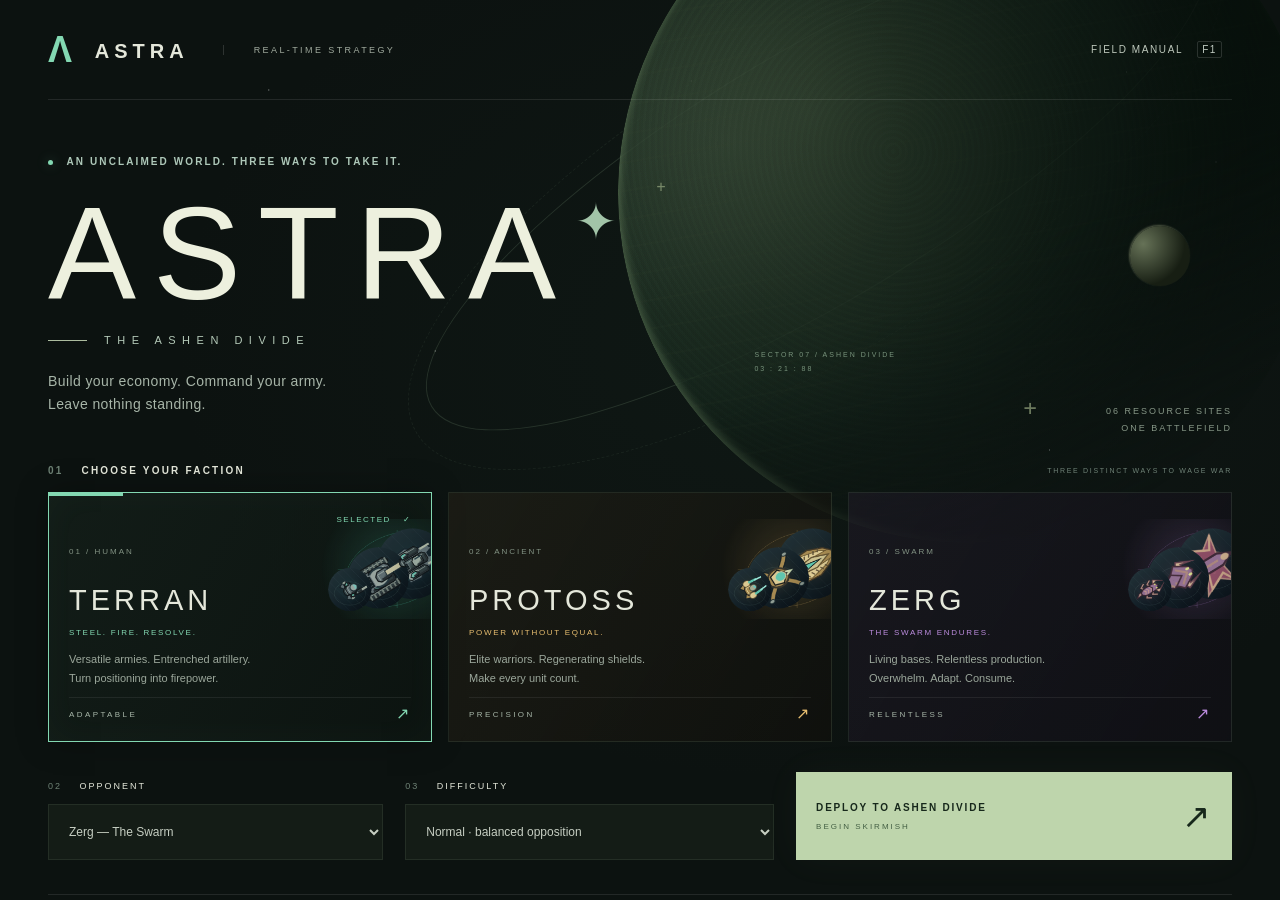
<file: astra/index.html>
<!doctype html>
<html lang="en">
<head>
  <meta charset="utf-8">
  <meta name="viewport" content="width=device-width,initial-scale=1">
  <meta name="theme-color" content="#101815">
  <meta name="description" content="Astra: a complete offline, three-faction real-time strategy skirmish.">
  <title>ASTRA — The Ashen Divide</title>
  <style>:root{color-scheme:dark;--ink:#0b100f;--panel:#111916;--line:#ffffff18;--text:#e4e7da;--muted:#85938a;--jade:#83d8b2;--amber:#e8be70;--purple:#bc8cde;font-family:Arial,Helvetica,sans-serif;font-synthesis:none}*{box-sizing:border-box}html,body{margin:0;width:100%;height:100%;overflow:hidden}body{background:var(--ink);color:var(--text)}button,select{font:inherit;color:inherit}button{cursor:pointer}button:focus-visible,select:focus-visible,a:focus-visible{outline:2px solid var(--jade);outline-offset:3px}button{border:0;background:none}button:disabled{cursor:not-allowed}button,kbd{user-select:none}button:hover{color:#fff}a{color:inherit;text-decoration:none}[hidden]{display:none!important}kbd{font:10px Arial,sans-serif;border:1px solid #ffffff24;border-radius:2px;padding:2px 4px;color:#c0cbc1}canvas{display:block}p,h1,h2,h3{margin-top:0}.signal-dot{display:inline-block;width:5px;height:5px;border-radius:50%;background:var(--jade);box-shadow:0 0 12px #83d8b266;vertical-align:middle;margin-right:9px}.quiet-button{font-size:10px;letter-spacing:1.6px;color:#bdc7bb;padding:10px}.quiet-button kbd{margin-left:10px}.eyebrow{font-size:10px;letter-spacing:2.1px;font-weight:600;color:#aec8b9}
#menu-screen{height:100%;min-height:740px;position:relative;overflow:auto;background:radial-gradient(ellipse at 63% 38%,#284b3c1a,transparent 56%),#0c1210}.menu-content{position:relative;z-index:2;max-width:1392px;width:calc(100% - 144px);margin:auto}.menu-nav{height:100px;display:flex;align-items:center;border-bottom:1px solid var(--line);gap:34px}.wordmark{font-size:20px;letter-spacing:5px;font-weight:700}.brand-glyph{font-size:36px;display:inline-block;vertical-align:-4px;margin-right:8px;color:var(--jade)}.nav-type{font-size:9px;letter-spacing:2.4px;color:#a0aa9e;border-left:1px solid #ffffff24;padding-left:30px}.menu-nav>.quiet-button{margin-left:auto}.hero{position:relative;height:365px;padding:56px 0 0}.hero h1{font-size:132px;line-height:.95;letter-spacing:17px;font-weight:500;margin:24px 0 12px;color:#edf0de}.title-star{font-size:50px;display:inline-block;vertical-align:top;margin:8px 0 0 2px;color:#a2c4a8;font-weight:400}.hero-subline{display:flex;align-items:center;gap:17px;letter-spacing:6.5px;font-size:11px;color:#b4c9b8;margin-top:18px}.thin-line{height:1px;width:39px;background:#adbc9f}.hero p{font-size:14px;color:#a7b5a8;line-height:1.65;letter-spacing:.4px;margin-top:24px}.hero-coordinate{position:absolute;right:0;bottom:28px;color:#869686;font-size:9px;line-height:1.9;letter-spacing:2px;text-align:right}.section-caption{display:flex;justify-content:space-between;align-items:center;margin-bottom:16px}.section-caption h2{margin:0;font-size:10px;letter-spacing:2.2px;font-weight:600}.section-caption h2 span,.match-setting label span{color:#6e8275;padding-right:13px}.caption-detail{font-size:8px;color:#6f8277;letter-spacing:1.7px}.race-grid{display:grid;grid-template-columns:repeat(3,1fr);gap:20px}.race-card{--race:var(--jade);height:250px;border:1px solid #3d4c405e;text-align:left;position:relative;overflow:hidden;padding:23px 26px;background:linear-gradient(120deg,#1a292172,#0c1410b0);transition:border-color .2s,transform .2s,background .2s}.race-card[data-race=protoss]{--race:var(--amber);background:linear-gradient(120deg,#2b251972,#100f0ba0)}.race-card[data-race=zerg]{--race:var(--purple);background:linear-gradient(120deg,#241b2c72,#100e16a0)}.race-card:hover{transform:translateY(-3px);border-color:var(--race)}.race-card.selected{border-color:var(--race);box-shadow:inset 0 0 36px #83d8b207,0 0 30px #0004}.race-card.selected:before{content:"";position:absolute;left:0;top:0;height:3px;width:74px;background:var(--race)}.race-number{display:block;font-size:8px;letter-spacing:2px;color:#829283}.race-selected{display:none;position:absolute;right:20px;top:22px;font-size:8px;letter-spacing:1.5px;color:var(--race)}.selected .race-selected{display:block}.race-selected>span{margin-left:8px}.race-art{position:absolute;right:-18px;top:26px;width:238px;height:119px;opacity:.92;pointer-events:none}.race-content{display:block;position:relative;margin-top:28px;pointer-events:none}.race-content strong{display:block;font-size:29px;letter-spacing:4px;font-weight:500}.race-tag{display:block;color:var(--race);font-size:8px;letter-spacing:1.7px;margin-top:11px}.race-desc{display:block;font-size:11px;line-height:1.7;color:#9ba79b;margin-top:13px}.race-trait{position:absolute;left:26px;right:26px;bottom:18px;border-top:1px solid #ffffff12;padding-top:12px;color:#a8b7a9;font-size:8px;letter-spacing:2.4px}.race-trait>span{float:right;color:var(--race);font-size:16px;margin-top:-6px}.deployment{display:grid;grid-template-columns:1fr 1.13fr 1.37fr;gap:30px;align-items:end;margin-top:30px}.match-setting label{display:block;letter-spacing:2px;font-size:9px;margin-bottom:13px}.match-setting select{border:1px solid #3f4c405e;border-radius:0;background:#141c16;color:#c6cec2;width:100%;height:56px;padding:0 16px;font-size:12px;cursor:pointer}.deploy-button{height:88px;background:#bed5ac;color:#17281b;text-align:left;display:flex;align-items:center;justify-content:space-between;padding:0 28px;letter-spacing:1.8px;font-size:11px;font-weight:700;box-shadow:0 0 40px #a8cb8d0a}.deploy-button:hover{background:#d1e5c3;color:#0b140c}.deploy-button small{display:block;font-size:8px;font-weight:400;letter-spacing:2px;margin-top:9px;color:#446044}.deploy-arrow{font-size:34px;font-weight:400}.menu-footer{border-top:1px solid var(--line);display:flex;justify-content:space-between;padding:25px 0 24px;margin-top:34px;font-size:8px;letter-spacing:1.7px;color:#829181}.space-art{position:absolute;inset:0;overflow:hidden;pointer-events:none;background-image:radial-gradient(1px 1px at 21% 10%,#fff8,transparent),radial-gradient(1px 1px at 34% 39%,#fff8,transparent),radial-gradient(1px 1px at 88% 8%,#fff8,transparent),radial-gradient(1px 1px at 54% 9%,#fff8,transparent),radial-gradient(1px 1px at 82% 50%,#fff8,transparent),radial-gradient(1px 1px at 95% 18%,#fff8,transparent),radial-gradient(1px 1px at 12% 42%,#fff5,transparent);background-size:100% 100%}.planet{position:absolute;right:7%;top:-157px;width:700px;height:700px;border-radius:50%;background:radial-gradient(ellipse at 22% 28%,#b3c5a71a,transparent 25%),radial-gradient(ellipse at 32% 42%,#66846122,transparent 40%),repeating-radial-gradient(ellipse at 43% 40%,#2f46390a 0 2px,#0001 3px 6px),radial-gradient(circle at 35% 30%,#485e43,#1d3024 45%,#0a120e 65%);box-shadow:inset 3px -2px 8px #c7f2af66,-2px 2px 38px #adff8e10;transform:rotate(-26deg);opacity:.82;mask-image:linear-gradient(#000 60%,transparent 100%)}.planet:after{content:"";position:absolute;inset:0;border-radius:50%;background:linear-gradient(125deg,transparent 5%,#07100b 85%),repeating-linear-gradient(16deg,transparent 0 17px,#52644115 18px 19px,transparent 20px 28px)}.orbital{position:absolute;border:1px solid #a9d2a728;border-radius:50%;right:1%;top:50px;width:900px;height:250px;transform:rotate(-31deg)}.orbit-two{top:34px;right:0;transform:rotate(-31deg);width:930px;height:320px;border-style:dashed;border-color:#a9d2a713}.planet-moon{position:absolute;width:60px;height:60px;right:7%;top:226px;border-radius:50%;background:radial-gradient(circle at 22% 30%,#667257,#171e13 66%);box-shadow:-1px -1px 2px #b8c19665}.star{position:absolute;color:#b7c99a;opacity:.55;font:22px monospace}.star-one{right:19%;top:395px}.star-two{right:48%;top:178px;font-size:15px}.orbit-label{position:absolute;right:30%;top:348px;font-size:7px;letter-spacing:2px;color:#78937c;line-height:2}
#game-screen{height:100%;display:grid;grid-template-rows:49px minmax(100px,1fr) 226px 31px;background:#0a100e;user-select:none}#topbar{display:flex;align-items:center;justify-content:space-between;padding:0 18px;border-bottom:1px solid #6e8b5c45;background:linear-gradient(#19221b,#111911);gap:20px}.game-brand{display:flex;align-items:center;gap:10px;font-size:24px;color:var(--jade)}.game-brand b{letter-spacing:3px;font-size:14px;color:#d0dcc6}#map-name{font-size:8px;letter-spacing:1.5px;color:#778772;border-left:1px solid var(--line);padding-left:14px;margin-left:4px}.resource-strip{display:flex;align-items:center;gap:32px;margin-left:auto}.resource{display:flex;gap:9px;align-items:center;font-size:15px;min-width:58px;font-variant-numeric:tabular-nums}.resource i{font-style:normal;font-size:16px}.resource.minerals i{color:#77d3e1}.resource.gas i{color:#95d16d}.resource.supply i{color:#e9c183}.resource.supply.capped{color:#e9936d}.resource.clock{border-left:1px solid var(--line);padding-left:20px}.resource.clock b{font-size:12px;color:#b9c2b2;font-weight:400}.resource.clock small{font-size:8px;color:#76836d}.top-actions{display:flex;gap:9px;margin-left:8px}.top-actions button{font-size:9px;border:1px solid #ffffff18;padding:7px 9px;color:#c2cabc;letter-spacing:.6px}.top-actions button:hover{background:#ffffff0b}.top-actions kbd{font-size:8px;margin-left:4px}#battlefield{position:relative;min-height:0;overflow:hidden;background:#111511}#game-canvas{width:100%;height:100%;outline:none;touch-action:none;cursor:crosshair}#objective{position:absolute;left:20px;top:14px;pointer-events:none;color:#d1d4bfbb;font-size:9px;letter-spacing:1.4px;text-shadow:0 2px 4px #000}#opening-guide{display:block;padding-left:14px;font-size:11px;letter-spacing:.3px;color:#aeb39d99;margin-top:8px}#notifications{position:absolute;bottom:34px;left:24px;pointer-events:none;max-width:580px}.notice{font-size:12px;color:#d9d7ae;padding:9px 14px;margin-top:4px;border-left:2px solid #c8bf7d;background:#101511df;box-shadow:0 4px 16px #0003}.notice.error{border-color:#e59b68;color:#edbb8f}#mode-banner{position:absolute;top:43px;left:50%;transform:translateX(-50%);background:#0b1512e8;border:1px solid #8bba8c66;box-shadow:0 4px 22px #0005;padding:10px 20px;color:#c7e5ae;font-size:12px;pointer-events:none;text-align:center;white-space:nowrap}#mode-banner small{display:block;color:#9ba790;font-size:9px;margin-top:5px}#paused-badge{position:absolute;top:48%;left:50%;transform:translate(-50%,-50%);font-size:17px;letter-spacing:8px;background:#101811d9;padding:18px 26px;pointer-events:none}#console{display:grid;grid-template-columns:234px 204px minmax(150px,1fr) minmax(385px,30%);background:linear-gradient(145deg,#18221a,#101810);border-top:2px solid #85997846;box-shadow:0 -7px 20px #0008;z-index:2;overflow:hidden}.panel-caption{height:29px;display:flex;align-items:center;justify-content:space-between;color:#86967e;font-size:8px;letter-spacing:1.6px;padding:0 10px}.panel-caption button{font-size:8px;color:#bbc6af;padding:4px}.panel-caption kbd{font-size:8px}.minimap-panel{padding:0 10px;border-right:1px solid var(--line)}.minimap-panel .panel-caption{padding:0}#minimap{width:214px;height:160.5px;background:#040804;border:1px solid #4c6148;touch-action:none;cursor:crosshair}.map-footer{display:flex;justify-content:space-between;font-size:7px;letter-spacing:1px;color:#728268;padding-top:10px}#faction-label{color:#b8c8a6}#selection-panel{border-right:1px solid var(--line);min-width:0}#selection-detail{position:relative;padding:6px 12px}#selection-detail.no-selection{text-align:center;padding:28px 8px}.no-selection p{font-size:11px;color:#9ca991;margin:10px 0}.no-selection small{font-size:8px;color:#6f7e66}.empty-cross{color:#637653;font-size:38px;font-weight:100}.portrait-frame{float:left;width:78px;height:79px;background:radial-gradient(ellipse at 50% 90%,#62835833,#050b0740);border:1px solid #51654688;margin-right:10px;position:relative}.portrait-frame:before{content:"";position:absolute;inset:4px;border:1px solid #a2c17c13}.portrait-frame canvas{position:relative;width:76px;height:77px}.unit-name{font-size:12px;line-height:1.35;margin:2px 0 7px;color:#d9e1c7}.unit-kind{font-size:8px;color:#97a68b;line-height:1.7;text-transform:uppercase;letter-spacing:.5px}.unit-vitals{clear:both;padding-top:11px}.vital-line{display:flex;justify-content:space-between;font-size:9px;color:#b3c3a1;margin-bottom:5px;font-variant-numeric:tabular-nums}.vital-bar{height:3px;background:#060c0780;margin-bottom:6px}.vital-bar span{display:block;height:100%;background:#86bd77}.vital-bar.shield span{background:#69bddd}.vital-bar.energy span{background:#b993d5}.unit-stat-line{display:flex;justify-content:space-between;font-size:9px;color:#839776;margin-top:8px}.unit-status{font-size:9px;color:#d5bc7c;margin-top:7px}#roster-panel{position:relative;padding:0 10px;min-width:0}#roster-panel .panel-caption{padding:0 0 0 1px;gap:4px}#selection-order{font-size:8px;letter-spacing:.3px;color:#a0b18c}#unit-grid{display:grid;grid-template-columns:repeat(auto-fill,38px);gap:4px;align-content:start;max-height:140px;overflow:auto}.unit-button{width:38px;height:43px;border:1px solid #69824e55;position:relative;background:#0c150eb0;padding:0}.unit-button canvas{width:36px;height:36px}.unit-button:hover{border-color:#c2d39e}.unit-button.primary{border-color:#a0c77a;background:#90b66218}.unit-button .mini-health{position:absolute;bottom:2px;left:2px;right:2px;height:2px;background:#182b19}.mini-health>span{display:block;height:100%;background:#8bc179}#production-queue{display:flex;gap:6px;margin-top:8px;overflow-x:auto;min-height:0}.queue-slot{width:47px;height:52px;flex-shrink:0;background:#0b140b;border:1px solid #647f4760;padding:2px;position:relative}.queue-slot canvas{width:40px;height:38px}.queue-slot small{position:absolute;left:3px;bottom:4px;font-size:8px;color:#d5deb8}.queue-slot .queue-progress{position:absolute;bottom:0;left:0;height:3px;background:#b3cd72}.queue-slot:hover{border-color:#d9a974}.queue-slot:after{content:"×";position:absolute;right:2px;top:-1px;color:#acbd92;font-size:11px}#selection-hint{position:absolute;bottom:14px;left:12px;right:10px;color:#657d58;font-size:8px;line-height:1.6}#command-panel{border-left:1px solid var(--line);padding:0 10px 8px}#command-panel .panel-caption{padding:0}#commands{display:grid;grid-template-columns:repeat(4,minmax(0,1fr));grid-auto-rows:60px;gap:4px}.command-card{display:block;position:relative;border:1px solid #64704c55;background:linear-gradient(145deg,#23331b80,#111a13);min-width:0;padding:4px 4px 3px 43px;text-align:left;overflow:hidden}.command-card:hover{background:#3b4829;border-color:#b2c68799}.command-card.unavailable{filter:saturate(.4);opacity:.5}.command-card.unavailable:hover{opacity:.85}.command-card.active{border-color:#bed999;background:#41542e}.command-card canvas{position:absolute;left:2px;top:5px;width:38px;height:38px}.command-card .command-symbol{position:absolute;left:8px;top:9px;color:#b6cf91;font-size:24px}.command-card kbd{position:absolute;top:4px;right:4px;padding:1px 3px;font-size:8px;color:#ced9bc;background:#102013}.command-card .command-name{display:block;font-size:10px;overflow-wrap:anywhere;line-height:1.3;color:#d9dfca;padding-top:14px;white-space:normal}.command-card .command-cost{display:block;font-size:9px;color:#9baf87;margin-top:4px;white-space:nowrap}.command-cost .mineral-cost{color:#9bc9ce}.command-cost .gas-cost{color:#abc986}#group-bar{z-index:3;display:flex;align-items:center;padding:0 14px;gap:16px;border-top:1px solid var(--line);background:#0d150d;color:#708360;font-size:8px;letter-spacing:1px}#control-groups{display:flex;gap:4px}.control-group{min-width:43px;padding:3px 6px;font-size:9px;color:#6d7b63;background:#152011;border:1px solid #35442a}.control-group.has-units{color:#c6d5ad;border-color:#69824c}.control-group small{font-size:8px;color:#7f9766;margin-left:5px}.group-tip{margin-left:auto;font-size:8px;letter-spacing:.5px}.group-tip kbd{font-size:8px;margin-left:10px;color:#aaba99}#tooltip{position:fixed;z-index:20;max-width:280px;background:#0d180feb;border:1px solid #82976988;box-shadow:0 7px 24px #0008;padding:13px 15px;pointer-events:none;font-size:11px;line-height:1.5}#tooltip strong{display:block;font-size:13px;color:#e3e8ce;font-weight:500}#tooltip .tip-cost{color:#b6caa0;margin-top:7px}#tooltip .tip-description{color:#9bae8a;margin-top:6px;font-size:10px}#tooltip .tip-reason{margin-top:8px;color:#e0ad7f;font-size:10px}
.modal{border:1px solid #566347;background:linear-gradient(130deg,#1b281deF,#101711fa);color:#d4dfc5;box-shadow:0 20px 150px #000c;padding:34px 40px;max-height:92vh;overflow:auto}.modal::backdrop{background:#020903c9;backdrop-filter:blur(4px)}.modal h2{font-weight:400;font-size:34px;letter-spacing:-.5px;margin:20px 0 14px}.modal p{color:#99ad8e;font-size:12px;line-height:1.7}.modal-heading{display:flex;justify-content:space-between;align-items:center}.close-button{font-size:26px;color:#90a881}.manual{width:min(970px,90vw)}.modal-lede{margin-bottom:24px}.manual-columns{display:grid;grid-template-columns:1fr 1fr;gap:34px}.manual h3{font-size:9px;letter-spacing:1.8px;color:#c0d1ac;margin-bottom:16px}.manual dl{margin:0}.manual dt{font-size:10px;color:#cedabd;margin-top:11px}.manual dd{font-size:10px;color:#899f7d;margin:4px 0 0;line-height:1.5}.race-guide{display:grid;grid-template-columns:repeat(3,1fr);gap:24px;border-top:1px solid var(--line);margin-top:25px;padding-top:23px}.race-guide h3{margin-bottom:10px}.race-guide p{font-size:10px;margin-bottom:0;line-height:1.75}.race-guide section:nth-child(1) h3{color:var(--jade)}.race-guide section:nth-child(2) h3{color:var(--amber)}.race-guide section:nth-child(3) h3{color:var(--purple)}.race-guide b{font-weight:500;color:#c5d8b6}.manual .manual-note{font-size:9px;color:#738c66;margin-top:24px}.primary-button,.secondary-button,.danger-button{display:block;padding:15px 22px;font-size:10px;letter-spacing:1.4px;border:1px solid #677e4e;text-align:center}.primary-button{background:#b6cc9d;color:#1b2b15;font-weight:700}.primary-button:hover{background:#d1e2be;color:#13200e}.secondary-button{background:#4c61321c;color:#c5d4b2}.secondary-button:hover{background:#4c61324d}.danger-button{border-color:#74583c;color:#cca780;background:#58391820}.compact{width:400px;text-align:center;padding:42px}.compact .primary-button,.compact .secondary-button,.compact .danger-button{width:100%;margin-top:11px}.compact>.quiet-button{margin-top:15px;font-size:9px}.compact p{margin-bottom:28px}.results{width:600px}.results h2{font-size:56px;color:#c6dda9}.result-actions{display:flex;gap:12px;margin-top:28px}.result-actions button{flex:1}#result-stats table{width:100%;border-collapse:collapse;margin-top:23px;font-size:12px}#result-stats th{font-size:9px;color:#8fa47e;font-weight:400;letter-spacing:1px;text-align:right;padding:10px}#result-stats th:first-child{text-align:left}#result-stats td{padding:11px 10px;border-top:1px solid var(--line);text-align:right;color:#d2dfbc}#result-stats td:first-child{text-align:left;color:#9fb58c}
@media(min-height:950px){.menu-nav{height:108px}.hero{height:370px;padding-top:56px}.race-card{height:250px}.deployment{margin-top:36px}.menu-footer{margin-top:40px}}@media(max-height:830px){.menu-nav{height:75px}.hero{height:285px;padding-top:32px}.hero h1{font-size:104px;margin-top:18px}.hero p{font-size:12px;margin-top:18px}.hero-subline{margin-top:12px}.race-card{height:216px;padding-top:18px}.race-content{margin-top:22px}.race-content strong{font-size:25px}.race-desc{font-size:10px;margin-top:10px}.race-trait{bottom:13px;padding-top:8px}.deployment{margin-top:22px}.menu-footer{padding-top:18px;margin-top:25px}.planet{width:600px;height:600px}.race-art{width:195px;height:98px}}@media(max-width:1350px){.menu-content{width:calc(100% - 96px)}.race-grid{gap:16px}.race-card{padding-left:20px;padding-right:20px}.race-art{width:200px;height:100px;right:-30px}.race-trait{left:20px;right:20px}.deployment{gap:22px;grid-template-columns:1fr 1.1fr 1.3fr}.deploy-button{padding:0 20px;font-size:10px}.resource-strip{gap:22px}.game-brand #map-name{display:none}#console{grid-template-columns:222px 181px minmax(135px,1fr) 390px}.minimap-panel{padding:0 8px}#minimap{width:204px;height:153px}.map-footer{padding-top:16px}.portrait-frame{width:64px;height:66px;margin-right:7px}.portrait-frame canvas{width:62px;height:64px}.unit-name{font-size:11px}.unit-kind{font-size:7px}.unit-vitals{padding-top:10px}#selection-detail{padding-left:9px;padding-right:9px}.command-card{padding-left:34px}.command-card canvas{width:31px;height:31px;top:11px}.command-card .command-name{font-size:9px}.command-card .command-cost{font-size:8px}.group-tip{font-size:7px}.control-group{min-width:38px}.caption-detail{font-size:7px}.planet{right:-3%}}@media(max-width:1050px){.menu-content{width:calc(100% - 48px)}.hero-coordinate,.caption-detail,.nav-type{display:none}.race-grid{gap:10px}.race-card{padding-left:15px}.race-content strong{font-size:23px}.race-desc{font-size:10px}.race-art{opacity:.45}.deployment{gap:12px}.deploy-button{padding:0 15px;letter-spacing:.8px}#console{grid-template-columns:194px 160px minmax(100px,1fr) 332px}#minimap{width:176px;height:132px}.minimap-panel .map-footer{font-size:6px}.resource-strip{gap:14px}.top-actions #audio-toggle{font-size:0}.top-actions #audio-toggle:after{content:"♪";font-size:14px}.group-tip{display:none}.portrait-frame{float:none;margin:0 auto 5px;width:55px;height:55px}.portrait-frame canvas{width:53px;height:53px}.unit-name,.unit-kind{text-align:center}.unit-kind{display:none}.unit-vitals{padding-top:4px}.vital-line{font-size:8px}.unit-stat-line{font-size:8px}.unit-status{font-size:8px}.command-card{padding-left:30px}.command-card canvas{width:27px;height:27px}.command-card .command-name{font-size:7px}.command-card .command-cost{font-size:6px}.command-card .command-symbol{font-size:20px;left:5px}.manual-columns{gap:20px}}@media(prefers-reduced-motion:reduce){*{transition:none!important}}
</style>
</head>
<body>
  <main id="menu-screen">
    <div class="space-art" aria-hidden="true"><div class="orbital orbit-one"></div><div class="orbital orbit-two"></div><div class="planet"></div><div class="planet-moon"></div><span class="star star-one">+</span><span class="star star-two">+</span><span class="orbit-label">SECTOR 07 / ASHEN DIVIDE<br>03 : 21 : 88</span></div>
    <div class="menu-content">
      <header class="menu-nav"><a class="wordmark" href="#" aria-label="Astra home"><span class="brand-glyph">Λ</span> ASTRA</a><span class="nav-type">REAL-TIME STRATEGY</span><button id="menu-help" class="quiet-button">FIELD MANUAL <kbd>F1</kbd></button></header>
      <section class="hero">
        <div class="eyebrow"><span class="signal-dot"></span> AN UNCLAIMED WORLD. THREE WAYS TO TAKE IT.</div>
        <h1>ASTRA<span class="title-star">✦</span></h1>
        <div class="hero-subline"><span class="thin-line"></span> THE ASHEN DIVIDE</div>
        <p>Build your economy. Command your army.<br>Leave nothing standing.</p>
        <span class="hero-coordinate">06 RESOURCE SITES<br>ONE BATTLEFIELD</span>
      </section>
      <section class="faction-section" aria-labelledby="faction-title">
        <div class="section-caption"><h2 id="faction-title"><span>01</span> CHOOSE YOUR FACTION</h2><span class="caption-detail">THREE DISTINCT WAYS TO WAGE WAR</span></div>
        <div class="race-grid">
          <button class="race-card selected" data-race="terran" aria-pressed="true"><span class="race-number">01 / HUMAN</span><span class="race-selected">SELECTED <span>✓</span></span><canvas class="race-art" width="360" height="180" aria-hidden="true"></canvas><span class="race-content"><strong>TERRAN</strong><span class="race-tag">STEEL. FIRE. RESOLVE.</span><span class="race-desc">Versatile armies. Entrenched artillery.<br>Turn positioning into firepower.</span></span><span class="race-trait">ADAPTABLE <span>↗</span></span></button>
          <button class="race-card" data-race="protoss" aria-pressed="false"><span class="race-number">02 / ANCIENT</span><span class="race-selected">SELECTED <span>✓</span></span><canvas class="race-art" width="360" height="180" aria-hidden="true"></canvas><span class="race-content"><strong>PROTOSS</strong><span class="race-tag">POWER WITHOUT EQUAL.</span><span class="race-desc">Elite warriors. Regenerating shields.<br>Make every unit count.</span></span><span class="race-trait">PRECISION <span>↗</span></span></button>
          <button class="race-card" data-race="zerg" aria-pressed="false"><span class="race-number">03 / SWARM</span><span class="race-selected">SELECTED <span>✓</span></span><canvas class="race-art" width="360" height="180" aria-hidden="true"></canvas><span class="race-content"><strong>ZERG</strong><span class="race-tag">THE SWARM ENDURES.</span><span class="race-desc">Living bases. Relentless production.<br>Overwhelm. Adapt. Consume.</span></span><span class="race-trait">RELENTLESS <span>↗</span></span></button>
        </div>
      </section>
      <section class="deployment" aria-label="Skirmish settings">
        <div class="match-setting"><label for="enemy-race"><span>02</span> OPPONENT</label><select id="enemy-race"><option value="zerg">Zerg — The Swarm</option><option value="terran">Terran — The Dominion</option><option value="protoss">Protoss — The Conclave</option></select></div>
        <div class="match-setting"><label for="difficulty"><span>03</span> DIFFICULTY</label><select id="difficulty"><option value="practice">Practice · no enemy attacks</option><option value="normal" selected>Normal · balanced opposition</option><option value="veteran">Veteran · relentless opposition</option></select></div>
        <button id="start-game" class="deploy-button"><span>DEPLOY TO ASHEN DIVIDE<small>BEGIN SKIRMISH</small></span><span class="deploy-arrow">↗</span></button>
      </section>
      <footer class="menu-footer"><span><span class="signal-dot"></span> SINGLE PLAYER · OFFLINE READY</span><span>CLASSIC CONTROLS. NEW FRONTIER.</span><span>ASTRA / 1.0</span></footer>
    </div>
  </main>
  <main id="game-screen" hidden>
    <header id="topbar"><span class="game-brand">Λ <b>ASTRA</b><span id="map-name">ASHEN DIVIDE</span></span><div class="resource-strip"><span class="resource minerals" title="Minerals"><i>◆</i><b id="minerals">50</b></span><span class="resource gas" title="Vespene gas"><i>⬡</i><b id="gas">0</b></span><span class="resource supply" title="Used / available supply"><i>♟</i><b id="supply">4 / 10</b></span><span class="resource clock" title="Simulation time · 1.5× speed"><b id="game-time">00:00</b><small>1.5×</small></span></div><div class="top-actions"><button id="audio-toggle" title="Toggle audio" aria-label="Mute audio">SOUND ON</button><button id="game-help" title="Field manual (F1)">? <kbd>F1</kbd></button><button id="pause-game" title="Pause (Esc)">Ⅱ <kbd>ESC</kbd></button></div></header>
    <section id="battlefield" aria-label="Battlefield"><canvas id="game-canvas" tabindex="0" aria-label="Battlefield. Drag to select; right-click to issue orders."></canvas><div id="objective"><span class="signal-dot"></span> DESTROY ALL ENEMY STRUCTURES <span id="opening-guide">Train workers. Add supply. Build an army.</span></div><div id="notifications" role="status" aria-live="polite"></div><div id="mode-banner" hidden></div><div id="paused-badge" hidden>PAUSED</div></section>
    <section id="console" aria-label="Command console">
      <div class="minimap-panel"><div class="panel-caption"><span>TACTICAL MAP</span><button id="center-base" title="Cycle bases (Backspace)">⌂ <kbd>⌫</kbd></button></div><canvas id="minimap" width="214" height="160" aria-label="Minimap. Click to pan; right-click to order."></canvas><div class="map-footer"><span id="faction-label">TERRAN</span><span>ASHEN DIVIDE / 06</span></div></div>
      <div id="selection-panel"><div class="panel-caption"><span>UNIT TELEMETRY</span><span id="selection-count">—</span></div><div id="selection-detail" class="no-selection"><div class="empty-cross">+</div><p>Awaiting selection</p><small>Drag to select · Right-click to command</small></div></div>
      <div id="roster-panel"><div class="panel-caption"><span id="roster-title">BATTLE GROUP</span><span id="selection-order"></span></div><div id="unit-grid"></div><div id="production-queue" aria-label="Production queue"></div><div id="selection-hint">Ctrl + number: assign group · Number: recall</div></div>
      <div id="command-panel"><div class="panel-caption"><span id="command-title">COMMANDS</span><button id="command-back" hidden>BACK <kbd>ESC</kbd></button></div><div id="commands" aria-label="Available commands"></div></div>
    </section>
    <footer id="group-bar"><span>CONTROL GROUPS</span><div id="control-groups"></div><span class="group-tip"><kbd>F2</kbd> ARMY <kbd>.</kbd> IDLE WORKER <kbd>F1</kbd> MANUAL</span></footer>
  </main>
  <div id="tooltip" role="tooltip" hidden></div>
  <dialog id="help-dialog" class="modal manual"><div class="modal-heading"><span class="eyebrow">ASTRA / FIELD MANUAL</span><button id="close-help" class="close-button" aria-label="Close manual">×</button></div><h2>Command with confidence.</h2><p class="modal-lede">Expand, scout, and destroy every enemy structure to win. Workers start mining automatically.</p><div class="manual-columns"><section><h3>FIELD CONTROLS</h3><dl><dt>Click / drag</dt><dd>Select units. A mixed drag favors army.</dd><dt>Shift + click / drag</dt><dd>Add or remove units from selection.</dd><dt>Ctrl + click / double-click</dt><dd>Select that unit type on screen.</dd><dt>Right-click</dt><dd>Move, attack, gather, repair, or set rally.</dd><dt>A, then click</dt><dd>Attack-move on ground; focus-fire an enemy. Works on the minimap.</dd><dt>M, then click</dt><dd>Move without stopping to fight.</dd><dt>S / H</dt><dd>Stop / hold position.</dd><dt>B or V, then building key</dt><dd>Open a worker's construction menu.</dd><dt>Shift + order</dt><dd>Queue movement, gathering, or construction.</dd><dt>R</dt><dd>SCV repair / production rally target.</dd></dl></section><section><h3>COMMAND & CAMERA</h3><dl><dt>Ctrl + 0–9 / Shift + 0–9</dt><dd>Save / add to a control group.</dd><dt>0–9 / double-tap</dt><dd>Recall group / center camera on group.</dd><dt>Tab / Shift + Tab</dt><dd>Next / previous selected unit type.</dd><dt>Ctrl + portrait / Ctrl + Shift + portrait</dt><dd>Keep / remove that type from the selected army.</dd><dt>Arrows / screen edge</dt><dd>Pan camera. Middle-drag also pans.</dd><dt>Minimap click / drag</dt><dd>Move camera to that location.</dd><dt>Backspace / Space</dt><dd>Cycle bases / center last combat alert.</dd><dt>F2 / period</dt><dd>Select all army / next idle worker.</dd><dt>Ctrl + F5–F8 / F5–F8</dt><dd>Save / recall camera locations.</dd><dt>Mouse wheel</dt><dd>Zoom around the cursor.</dd><dt>Escape / F1</dt><dd>Cancel current order, then pause / manual.</dd><dt>Queue portrait / Escape</dt><dd>Click a production slot to cancel it.</dd></dl></section></div><div class="race-guide"><section><h3>TERRAN</h3><p>SCV → <b>B, S</b> Supply Depot → <b>B, B</b> Barracks. Train Marines with <b>M</b>. SCVs must stay to construct. Assign three SCVs to a Refinery for gas. Factories unlock vehicles and Siege Mode.</p></section><section><h3>PROTOSS</h3><p>Probe → <b>B, P</b> Pylon → <b>B, G</b> Gateway. Train Zealots with <b>Z</b>. Warp-ins finish on their own. Most structures need Pylon power. Cybernetics Core unlocks Dragoons.</p></section><section><h3>ZERG</h3><p>Hatchery or Larva → <b>D</b> Drone, <b>O</b> Overlord. Drone → <b>B, S</b> Spawning Pool. <b>Z</b> morphs two Zerglings. Structures consume Drones. Build on creep. Morph Hatchery to Lair for air units.</p></section></div><p class="manual-note">1.5× game speed · Unlimited selection · No multiplayer, transports, cloak, burrow, or lift-off · Archons train directly; colonies and scarabs are simplified.</p><button id="manual-done" class="primary-button">RETURN TO COMMAND</button></dialog>
  <dialog id="pause-dialog" class="modal compact"><span class="eyebrow">COMMAND LINK ON HOLD</span><h2>Battle paused.</h2><p>Take a breath. The frontier can wait.</p><button id="resume-game" class="primary-button">RESUME <kbd>ESC</kbd></button><button id="pause-help" class="secondary-button">FIELD MANUAL</button><button id="restart-game" class="secondary-button">RESTART MATCH</button><button id="surrender-game" class="danger-button">SURRENDER</button><button id="return-menu" class="quiet-button">RETURN TO MAIN MENU</button></dialog>
  <dialog id="result-dialog" class="modal results"><span class="eyebrow">ASHEN DIVIDE / AFTER-ACTION REPORT</span><h2 id="result-title">Victory.</h2><p id="result-reason"></p><div id="result-stats"></div><div class="result-actions"><button id="play-again" class="primary-button">PLAY AGAIN</button><button id="result-menu" class="secondary-button">MAIN MENU</button></div></dialog>
  <script>(()=>{
"use strict";
const __modules={};
__modules["data"]=(()=>{
// Brood War costs, health and roles. Sources and deliberate changes: DECISIONS.md.
const TILE = 32;
const TICK_RATE = 20;
const DT = 1 / TICK_RATE;

const defaults = {
  minerals: 0, gas: 0, time: 0, hp: 1, shield: 0, armor: 0,
  radius: 11, w: 0, h: 0, speed: 0, sight: 224, supply: 0, provides: 0,
  damage: 0, airDamage: 0, range: 24, cooldown: 1, size: 'small',
  damageType: 'normal', flying: false, worker: false, mechanical: false,
  biological: false, requires: [], producers: [], hotkey: '', description: '',
  hits: 1, count: 1, abilities: [],
};
const definition = (id, name, race, kind, properties) => ({...defaults, id, name, race, kind, ...properties});
const unit = (id, name, race, properties) => definition(id, name, race, 'unit', properties);
const structure = (id, name, race, properties) => definition(id, name, race, 'building', {
  radius: 40, w: 96, h: 80, size: 'large', sight: 288, armor: 1,
  mechanical: race !== 'zerg', biological: race === 'zerg', ...properties,
});

const DEFS = {
  scv: unit('scv', 'SCV', 'terran', {minerals:50,time:20,hp:60,supply:1,speed:76,damage:5,cooldown:0.92,worker:true,mechanical:true,biological:true,producers:['command_center'],hotkey:'S',description:'Builds, repairs, and gathers resources.'}),
  marine: unit('marine', 'Marine', 'terran', {minerals:50,time:24,hp:40,supply:1,speed:64,damage:6,airDamage:6,range:128,cooldown:0.625,biological:true,producers:['barracks'],hotkey:'M',abilities:['stim'],description:'Versatile infantry. Attacks ground and air.'}),
  firebat: unit('firebat', 'Firebat', 'terran', {minerals:50,gas:25,time:24,hp:50,armor:1,supply:1,speed:64,damage:16,hits:2,range:40,cooldown:0.92,splash:28,damageType:'concussive',biological:true,requires:['academy'],producers:['barracks'],hotkey:'F',abilities:['stim'],description:'Armored infantry with short-range flame splash.'}),
  medic: unit('medic', 'Medic', 'terran', {minerals:50,gas:25,time:30,hp:60,armor:1,supply:1,speed:64,energy:200,biological:true,requires:['academy'],producers:['barracks'],hotkey:'C',description:'Automatically heals nearby biological allies.'}),
  vulture: unit('vulture', 'Vulture', 'terran', {minerals:75,time:30,hp:80,supply:2,speed:128,radius:15,size:'medium',damage:20,range:160,cooldown:1.25,damageType:'concussive',mechanical:true,producers:['factory'],hotkey:'V',description:'Fast raider. Strong against workers and light infantry.'}),
  siege_tank: unit('siege_tank', 'Siege Tank', 'terran', {minerals:150,gas:100,time:50,hp:150,armor:1,supply:2,speed:64,radius:19,size:'large',damage:30,range:224,cooldown:1.54,damageType:'explosive',mechanical:true,producers:['factory'],hotkey:'T',abilities:['siege'],description:'Heavy armor. Siege mode grants long-range splash fire.'}),
  goliath: unit('goliath', 'Goliath', 'terran', {minerals:100,gas:50,time:40,hp:125,armor:1,supply:2,speed:64,radius:16,size:'large',damage:12,airDamage:20,range:192,cooldown:0.92,mechanical:true,requires:['armory'],producers:['factory'],hotkey:'G',description:'Combat walker with powerful anti-air missiles.'}),
  wraith: unit('wraith', 'Wraith', 'terran', {minerals:150,gas:100,time:60,hp:120,supply:2,speed:128,radius:20,size:'large',flying:true,damage:8,airDamage:20,range:160,cooldown:0.92,mechanical:true,producers:['starport'],hotkey:'W',description:'Fast fighter. Crosses cliffs and attacks ground or air.'}),
  battlecruiser: unit('battlecruiser', 'Battlecruiser', 'terran', {minerals:400,gas:300,time:160,hp:500,armor:3,supply:6,speed:44,radius:32,size:'large',flying:true,damage:25,airDamage:25,range:192,cooldown:1.25,mechanical:true,requires:['armory'],producers:['starport'],hotkey:'B',description:'Heavily armored capital ship. Expensive and slow.'}),

  command_center: structure('command_center', 'Command Center', 'terran', {minerals:400,time:120,hp:1500,w:128,h:112,radius:64,provides:10,base:true,hotkey:'C',description:'Resource drop-off. Trains SCVs. Right-click minerals to rally.'}),
  supply_depot: structure('supply_depot', 'Supply Depot', 'terran', {minerals:100,time:40,hp:500,w:80,h:64,provides:8,hotkey:'S',description:'Provides eight supply. Build before reaching your limit.'}),
  barracks: structure('barracks', 'Barracks', 'terran', {minerals:150,time:80,hp:1000,w:112,h:96,requires:['supply_depot'],hotkey:'B',description:'Trains Marines, Firebats, and Medics.'}),
  refinery: structure('refinery', 'Refinery', 'terran', {minerals:100,time:40,hp:750,w:96,h:80,gasBuilding:true,hotkey:'R',description:'Build on a geyser. Assign up to three workers for gas.'}),
  academy: structure('academy', 'Academy', 'terran', {minerals:150,time:80,hp:600,w:80,h:80,requires:['barracks'],hotkey:'A',description:'Unlocks Firebats, Medics, and Stim Packs.'}),
  engineering_bay: structure('engineering_bay', 'Engineering Bay', 'terran', {minerals:125,time:60,hp:850,w:96,h:80,hotkey:'E',description:'Research weapons and armor. Unlocks Missile Turrets.'}),
  factory: structure('factory', 'Factory', 'terran', {minerals:200,gas:100,time:80,hp:1250,w:112,h:96,requires:['barracks'],hotkey:'F',description:'Trains vehicles and researches Siege Mode.'}),
  armory: structure('armory', 'Armory', 'terran', {minerals:100,gas:50,time:80,hp:750,w:80,h:80,requires:['factory'],hotkey:'Y',description:'Unlocks Goliaths and Battlecruisers.'}),
  starport: structure('starport', 'Starport', 'terran', {minerals:150,gas:100,time:70,hp:1300,w:112,h:96,requires:['factory'],hotkey:'P',description:'Trains Wraiths and Battlecruisers.'}),
  missile_turret: structure('missile_turret', 'Missile Turret', 'terran', {minerals:75,time:30,hp:200,w:48,h:48,radius:24,armor:0,damage:0,airDamage:20,range:224,cooldown:0.625,damageType:'explosive',requires:['engineering_bay'],hotkey:'T',description:'Stationary anti-air defense.'}),

  probe: unit('probe', 'Probe', 'protoss', {minerals:50,time:20,hp:20,shield:20,supply:1,speed:76,damage:5,cooldown:0.92,worker:true,mechanical:true,producers:['nexus'],hotkey:'P',description:'Gathers resources and initiates autonomous warp-ins.'}),
  zealot: unit('zealot', 'Zealot', 'protoss', {minerals:100,time:40,hp:100,shield:60,armor:1,supply:2,speed:64,damage:16,hits:2,cooldown:0.92,biological:true,producers:['gateway'],hotkey:'Z',description:'Durable melee warrior with twin psi blades.'}),
  dragoon: unit('dragoon', 'Dragoon', 'protoss', {minerals:125,gas:50,time:40,hp:100,shield:80,armor:1,supply:2,speed:64,radius:19,size:'large',damage:20,airDamage:20,range:128,cooldown:1.25,damageType:'explosive',mechanical:true,requires:['cybernetics_core'],producers:['gateway'],hotkey:'D',description:'Ranged plasma walker. Attacks ground and air.'}),
  high_templar: unit('high_templar', 'High Templar', 'protoss', {minerals:50,gas:150,time:50,hp:40,shield:40,supply:2,speed:48,energy:200,biological:true,requires:['templar_archives'],producers:['gateway'],hotkey:'T',abilities:['storm'],description:'Caster. Psionic Storm deals area damage to every unit.'}),
  archon: unit('archon', 'Archon', 'protoss', {minerals:100,gas:300,time:60,hp:10,shield:350,supply:4,speed:76,radius:22,size:'large',damage:30,airDamage:30,range:64,cooldown:0.84,splash:36,requires:['templar_archives'],producers:['gateway'],hotkey:'A',description:'Psionic shock troop with powerful shields and splash.'}),
  reaver: unit('reaver', 'Reaver', 'protoss', {minerals:200,gas:100,time:70,hp:100,shield:80,supply:4,speed:32,radius:23,size:'large',damage:100,range:256,cooldown:2.5,splash:52,mechanical:true,producers:['robotics_facility'],hotkey:'R',description:'Slow siege unit. Automatically replenishes scarabs.'}),
  scout: unit('scout', 'Scout', 'protoss', {minerals:275,gas:125,time:80,hp:150,shield:100,supply:3,speed:112,radius:21,size:'large',flying:true,damage:8,airDamage:28,range:128,cooldown:1.0,mechanical:true,producers:['stargate'],hotkey:'S',description:'Armored fighter with strong anti-air weapons.'}),
  carrier: unit('carrier', 'Carrier', 'protoss', {minerals:350,gas:250,time:140,hp:300,shield:150,armor:4,supply:6,speed:48,radius:34,size:'large',flying:true,damage:6,airDamage:6,range:256,cooldown:0.25,mechanical:true,requires:['fleet_beacon'],producers:['stargate'],hotkey:'C',description:'Capital ship with an automatically managed interceptor wing.'}),

  nexus: structure('nexus', 'Nexus', 'protoss', {minerals:400,time:120,hp:750,shield:750,w:128,h:112,radius:64,provides:9,base:true,hotkey:'N',description:'Resource drop-off. Trains Probes.'}),
  pylon: structure('pylon', 'Pylon', 'protoss', {minerals:100,time:30,hp:200,shield:200,w:48,h:48,radius:24,provides:8,powerRadius:256,hotkey:'P',description:'Provides eight supply and powers nearby structures.'}),
  gateway: structure('gateway', 'Gateway', 'protoss', {minerals:150,time:60,hp:500,shield:500,w:112,h:96,needsPower:true,requires:['pylon'],hotkey:'G',description:'Warps in ground warriors. Requires Pylon power.'}),
  assimilator: structure('assimilator', 'Assimilator', 'protoss', {minerals:100,time:40,hp:450,shield:450,w:96,h:80,gasBuilding:true,hotkey:'A',description:'Build on a geyser. Assign up to three Probes for gas.'}),
  forge: structure('forge', 'Forge', 'protoss', {minerals:150,time:40,hp:550,shield:550,w:80,h:64,needsPower:true,requires:['pylon'],hotkey:'F',description:'Research weapons and armor. Unlocks Photon Cannons.'}),
  cybernetics_core: structure('cybernetics_core', 'Cybernetics Core', 'protoss', {minerals:200,time:60,hp:500,shield:500,w:96,h:80,needsPower:true,requires:['gateway'],hotkey:'C',description:'Unlocks Dragoons and advanced production.'}),
  photon_cannon: structure('photon_cannon', 'Photon Cannon', 'protoss', {minerals:150,time:50,hp:100,shield:100,w:48,h:48,radius:24,armor:0,damage:20,airDamage:20,range:224,cooldown:0.92,needsPower:true,requires:['forge'],hotkey:'O',description:'Powered ground and air defense.'}),
  robotics_facility: structure('robotics_facility', 'Robotics Facility', 'protoss', {minerals:200,gas:200,time:80,hp:500,shield:500,w:96,h:80,needsPower:true,requires:['cybernetics_core'],hotkey:'R',description:'Builds Reavers for long-range siege.'}),
  templar_archives: structure('templar_archives', 'Templar Archives', 'protoss', {minerals:150,gas:200,time:60,hp:500,shield:500,w:80,h:80,needsPower:true,requires:['cybernetics_core'],hotkey:'T',description:'Unlocks High Templar, Archons, and Psionic Storm.'}),
  stargate: structure('stargate', 'Stargate', 'protoss', {minerals:150,gas:150,time:70,hp:600,shield:600,w:112,h:96,needsPower:true,requires:['cybernetics_core'],hotkey:'S',description:'Warps in Scouts and Carriers.'}),
  fleet_beacon: structure('fleet_beacon', 'Fleet Beacon', 'protoss', {minerals:300,gas:200,time:60,hp:500,shield:500,w:96,h:80,needsPower:true,requires:['stargate'],hotkey:'B',description:'Unlocks Carrier production.'}),

  drone: unit('drone', 'Drone', 'zerg', {minerals:50,time:20,hp:40,supply:1,speed:76,damage:5,cooldown:0.92,worker:true,biological:true,producers:['hatchery','lair','hive'],hotkey:'D',description:'Gathers resources. Consumed when it morphs into a structure.'}),
  zergling: unit('zergling', 'Zergling', 'zerg', {minerals:25,time:28,hp:35,supply:0.5,count:2,speed:96,radius:9,damage:5,cooldown:0.334,biological:true,sight:160,requires:['spawning_pool'],producers:['hatchery','lair','hive'],hotkey:'Z',description:'Morphs in pairs. Fast melee attacker; surround the enemy.'}),
  hydralisk: unit('hydralisk', 'Hydralisk', 'zerg', {minerals:75,gas:25,time:28,hp:80,supply:1,speed:64,radius:14,size:'medium',damage:10,airDamage:10,range:128,cooldown:0.625,damageType:'explosive',biological:true,requires:['hydralisk_den'],producers:['hatchery','lair','hive'],hotkey:'H',description:'Versatile ranged attacker. Spines hit ground and air.'}),
  mutalisk: unit('mutalisk', 'Mutalisk', 'zerg', {minerals:100,gas:100,time:40,hp:120,supply:2,speed:128,radius:18,flying:true,damage:9,airDamage:9,range:96,cooldown:1.25,bounce:2,biological:true,requires:['spire'],producers:['hatchery','lair','hive'],hotkey:'M',description:'Flying raider. Glaives bounce to two additional targets.'}),
  ultralisk: unit('ultralisk', 'Ultralisk', 'zerg', {minerals:200,gas:200,time:60,hp:400,armor:1,supply:4,speed:96,radius:25,size:'large',damage:20,range:32,cooldown:0.625,biological:true,requires:['ultralisk_cavern'],producers:['hatchery','lair','hive'],hotkey:'U',description:'Massive armored melee beast. Breaks dense ground armies.'}),
  overlord: unit('overlord', 'Overlord', 'zerg', {minerals:100,time:40,hp:200,provides:8,speed:24,radius:25,size:'large',flying:true,sight:288,biological:true,detector:true,producers:['hatchery','lair','hive'],hotkey:'O',description:'Provides eight supply. Slow flying scout.'}),
  larva: unit('larva', 'Larva', 'zerg', {hp:25,armor:10,radius:7,biological:true,sight:128,description:'Morphs into Zerg units. Up to three larvae per Hatchery.'}),
  egg: unit('egg', 'Egg', 'zerg', {hp:200,armor:10,radius:13,size:'large',biological:true,sight:128,description:'A Zerg unit is morphing inside.'}),

  hatchery: structure('hatchery', 'Hatchery', 'zerg', {minerals:300,time:120,hp:1250,w:128,h:112,radius:64,provides:1,base:true,creepRadius:320,larvaProducer:true,hotkey:'H',description:'Resource drop-off. Generates larvae and spreads creep.'}),
  extractor: structure('extractor', 'Extractor', 'zerg', {minerals:50,time:40,hp:750,w:96,h:80,gasBuilding:true,hotkey:'E',description:'Morph on a geyser. Assign up to three Drones for gas.'}),
  spawning_pool: structure('spawning_pool', 'Spawning Pool', 'zerg', {minerals:200,time:80,hp:750,w:96,h:64,needsCreep:true,hotkey:'S',description:'Unlocks paired Zerglings and Metabolic Boost.'}),
  hydralisk_den: structure('hydralisk_den', 'Hydralisk Den', 'zerg', {minerals:100,gas:50,time:40,hp:850,w:80,h:64,needsCreep:true,requires:['spawning_pool'],hotkey:'D',description:'Unlocks Hydralisks and their range upgrade.'}),
  evolution_chamber: structure('evolution_chamber', 'Evolution Chamber', 'zerg', {minerals:75,time:40,hp:750,w:80,h:64,needsCreep:true,hotkey:'V',description:'Research attack and carapace upgrades.'}),
  lair: structure('lair', 'Lair', 'zerg', {minerals:150,gas:100,time:100,hp:1800,w:128,h:112,radius:64,provides:1,base:true,creepRadius:352,larvaProducer:true,morphFrom:'hatchery',requires:['spawning_pool'],producers:['hatchery'],hotkey:'L',description:'Advanced Hatchery. Unlocks Spires and Hive morphing.'}),
  hive: structure('hive', 'Hive', 'zerg', {minerals:200,gas:150,time:120,hp:2500,w:128,h:112,radius:64,provides:1,base:true,creepRadius:384,larvaProducer:true,morphFrom:'lair',requires:['lair'],producers:['lair'],hotkey:'V',description:'Final base evolution. Unlocks Ultralisks.'}),
  spire: structure('spire', 'Spire', 'zerg', {minerals:200,gas:150,time:120,hp:600,w:64,h:64,needsCreep:true,requires:['lair'],hotkey:'P',description:'Unlocks Mutalisks.'}),
  ultralisk_cavern: structure('ultralisk_cavern', 'Ultralisk Cavern', 'zerg', {minerals:150,gas:200,time:80,hp:600,w:96,h:80,needsCreep:true,requires:['hive'],hotkey:'U',description:'Unlocks the Swarm’s heaviest ground unit.'}),
  sunken_colony: structure('sunken_colony', 'Sunken Colony', 'zerg', {minerals:125,time:40,hp:300,armor:2,w:48,h:48,radius:24,damage:40,range:224,cooldown:1.334,damageType:'explosive',needsCreep:true,creepRadius:160,requires:['spawning_pool'],hotkey:'C',description:'Ground defense. Creep Colony and morph combined.'}),
  spore_colony: structure('spore_colony', 'Spore Colony', 'zerg', {minerals:125,time:40,hp:400,w:48,h:48,radius:24,airDamage:15,range:224,cooldown:0.625,needsCreep:true,creepRadius:160,requires:['evolution_chamber'],hotkey:'R',description:'Air defense. Creep Colony and morph combined.'}),

  mineral: definition('mineral', 'Mineral Field', null, 'resource', {hp:1e9,radius:24,w:48,h:32,description:'Workers carry eight minerals per trip.'}),
  geyser: definition('geyser', 'Vespene Geyser', null, 'resource', {hp:1e9,radius:40,w:80,h:64,description:'Build a gas structure here, then assign workers.'}),
};

const upgrade = (id,name,race,minerals,gas,time,producers,hotkey,description,requires=[]) => ({id,name,race,minerals,gas,time,producers,requires,hotkey,description});
const UPGRADES = {
  terran_weapons: upgrade('terran_weapons','Infantry & vehicle weapons','terran',100,100,160,['engineering_bay'],'W','All Terran weapons gain +1 damage per hit.'),
  terran_armor: upgrade('terran_armor','Terran armor','terran',100,100,160,['engineering_bay'],'A','All Terran units gain +1 armor.'),
  stim: upgrade('stim','Stim Packs','terran',100,100,80,['academy'],'T','Marines and Firebats trade 10 HP for faster fire and movement.'),
  siege_mode: upgrade('siege_mode','Siege Mode','terran',150,150,80,['factory'],'S','Tanks can deploy for long-range splash damage.'),
  protoss_weapons: upgrade('protoss_weapons','Protoss weapons','protoss',100,100,160,['forge'],'W','All Protoss weapons gain +1 damage per hit.'),
  protoss_armor: upgrade('protoss_armor','Protoss armor','protoss',100,100,160,['forge'],'A','All Protoss units gain +1 armor.'),
  dragoon_range: upgrade('dragoon_range','Singularity Charge','protoss',150,150,166,['cybernetics_core'],'S','Dragoon attack range increases from four to six tiles.'),
  psionic_storm: upgrade('psionic_storm','Psionic Storm','protoss',200,200,120,['templar_archives'],'P','Templar can cast a storm for 75 energy. Damages allies too.'),
  zerg_weapons: upgrade('zerg_weapons','Zerg attacks','zerg',100,100,160,['evolution_chamber'],'W','All Zerg weapons gain +1 damage per hit.'),
  zerg_armor: upgrade('zerg_armor','Carapace','zerg',150,150,160,['evolution_chamber'],'C','All Zerg units gain +1 armor.'),
  metabolic_boost: upgrade('metabolic_boost','Metabolic Boost','zerg',100,100,100,['spawning_pool'],'M','Zergling movement speed increases by 60%.'),
  hydra_range: upgrade('hydra_range','Grooved Spines','zerg',150,150,100,['hydralisk_den'],'G','Hydralisk attack range increases by one tile.'),
};

const RACES = {
  terran: {name:'Terran',color:'#57d6bb',tagline:'STEEL. FIRE. RESOLVE.',description:'Adaptable armies. Entrenched artillery. Win through positioning and firepower.',worker:'scv',base:'command_center',supply:'supply_depot',gas:'refinery',buildings:['command_center','supply_depot','barracks','refinery','academy','engineering_bay','factory','armory','starport','missile_turret'],units:['scv','marine','firebat','medic','vulture','siege_tank','goliath','wraith','battlecruiser']},
  protoss: {name:'Protoss',color:'#e8be70',tagline:'POWER WITHOUT EQUAL.',description:'Elite warriors. Regenerating shields. Keep your Pylon network alive.',worker:'probe',base:'nexus',supply:'pylon',gas:'assimilator',buildings:['nexus','pylon','gateway','assimilator','forge','cybernetics_core','photon_cannon','robotics_facility','templar_archives','stargate','fleet_beacon'],units:['probe','zealot','dragoon','high_templar','archon','reaver','scout','carrier']},
  zerg: {name:'Zerg',color:'#bc8cde',tagline:'THE SWARM ENDURES.',description:'Living bases. Relentless production. Flood the field and outgrow your enemy.',worker:'drone',base:'hatchery',supply:'overlord',gas:'extractor',buildings:['hatchery','extractor','spawning_pool','hydralisk_den','evolution_chamber','spire','ultralisk_cavern','sunken_colony','spore_colony'],units:['drone','zergling','hydralisk','mutalisk','ultralisk','overlord']},
};

function makeMap(seed=1) {
  const cols=96, rows=72, width=cols*TILE, height=rows*TILE;
  const terrain=Array(cols*rows).fill(0), elevation=Array(cols*rows).fill(0);
  for(let y=0;y<rows;y++) for(let x=0;x<cols;x++) {
    const border=x<2||y<2||x>=cols-2||y>=rows-2;
    const ridgeA=x>=25&&x<=40&&y>=16&&y<=25&&!(x<29&&y>21);
    const ridgeB=x>=55&&x<=70&&y>=46&&y<=55&&!(x>66&&y<50);
    const center=x>=44&&x<=51&&y>=30&&y<=41&&!(y>=34&&y<=37);
    const shelfA=x>=13&&x<=25&&y>=34&&y<=38;
    const shelfB=x>=70&&x<=82&&y>=33&&y<=37;
    terrain[y*cols+x]=(border||ridgeA||ridgeB||center||shelfA||shelfB)?1:0;
    elevation[y*cols+x]=terrain[y*cols+x]?2:((x<25&&y>43)||(x>70&&y<28)?1:0);
  }
  const spots=[
    {id:0,name:'Southwest main',x:512,y:1776,startPlayer:0,side:-1},
    {id:1,name:'Northeast main',x:2560,y:528,startPlayer:1,side:1},
    {id:2,name:'Southwest natural',x:1088,y:1552,startPlayer:null,side:-1},
    {id:3,name:'Northeast natural',x:1984,y:752,startPlayer:null,side:1},
    {id:4,name:'Northwest outpost',x:512,y:528,startPlayer:null,side:-1},
    {id:5,name:'Southeast outpost',x:2560,y:1776,startPlayer:null,side:1},
  ];
  const bases=spots.map(b=>{
    const minerals=Array.from({length:8},(_,i)=>({x:b.x+b.side*(166+Math.sin(i/7*Math.PI)*42),y:b.y+(i-3.5)*43,amount:1500}));
    const gas={x:b.x+48*b.side,y:b.y+(b.side<0?-238:238),amount:5000};
    return {...b,minerals,gas};
  });
  // Reserve ample buildable space at every resource site. Clear only the site itself.
  for(const b of bases) for(let yy=Math.floor((b.y-300)/TILE);yy<=Math.floor((b.y+230)/TILE);yy++) for(let xx=Math.floor((b.x-290)/TILE);xx<=Math.floor((b.x+250)/TILE);xx++) {
    if(xx>2&&yy>2&&xx<cols-3&&yy<rows-3) terrain[yy*cols+xx]=0;
  }
  let n=(seed>>>0)||1;
  const rnd=()=>{n^=n<<13;n^=n>>>17;n^=n<<5;return(n>>>0)/4294967296;};
  const decorations=Array.from({length:180},()=>({x:Math.floor(rnd()*width),y:Math.floor(rnd()*height),kind:rnd()<0.22?'wreck':'rock',size:5+rnd()*18,angle:rnd()*Math.PI*2}));
  return {name:'ASHEN DIVIDE',width,height,cols,rows,tile:TILE,terrain,elevation,bases,decorations};
}

return {TILE,TICK_RATE,DT,DEFS,UPGRADES,RACES,makeMap};
})();
__modules["sim"]=(()=>{
const { DEFS, UPGRADES, RACES, makeMap, TILE, DT }=__modules["data"];

// Only derived indices live outside the serializable game. They never consume randomness.
const caches = new WeakMap();
const alive = e => e && e.hp > 0;
const dist2 = (a,b) => (a.x-b.x)**2 + (a.y-b.y)**2;
const clamp = (v,a,b) => Math.max(a,Math.min(b,v));
const fail = reason => ({ok:false,reason});
const good = ids => ({ok:true,ids});
const isSolid = e => alive(e) && (DEFS[e.type].kind === 'building' || (DEFS[e.type].kind === 'resource' && (e.type !== 'mineral' || e.amount > 0)));
function invalidate(s) { s.navVersion = (s.navVersion || 0)+1; caches.delete(s); }
function index(s) {
  let c=caches.get(s);
  if(!c || c.tick!==s.tick || c.length!==s.entities.length || c.entities!==s.entities) {
    const old=c;
    c={tick:s.tick,length:s.entities.length,entities:s.entities,byId:new Map(),buckets:new Map(),solids:[],grids:old?.version===s.navVersion ? old.grids:new Map(),version:s.navVersion};
    for(const e of s.entities) {
      c.byId.set(e.id,e);
      if(!alive(e)) continue;
      if(isSolid(e)) c.solids.push(e);
      const key=`${Math.floor(e.x/128)},${Math.floor(e.y/128)}`;
      if(!c.buckets.has(key)) c.buckets.set(key,[]);
      c.buckets.get(key).push(e);
    }
    caches.set(s,c);
  }
  return c;
}
function nearby(s,x,y,r) {
  const c=index(s), out=[];
  for(let cy=Math.floor((y-r)/128);cy<=Math.floor((y+r)/128);cy++) for(let cx=Math.floor((x-r)/128);cx<=Math.floor((x+r)/128);cx++) {
    const bucket=c.buckets.get(`${cx},${cy}`);
    if(bucket) for(const e of bucket) if(alive(e) && (e.x-x)**2+(e.y-y)**2<=r*r) out.push(e);
  }
  return out;
}
function getEntity(s,id) { return index(s).byId.get(id); }
function getPlayerEntities(s,owner) { return s.entities.filter(e=>e.owner===owner && alive(e)); }
function emit(s,type,e,extra={}) {
  s.events.push({id:s.nextEventId++,tick:s.tick,time:s.time,type,owner:e?.owner ?? -1,x:e?.x ?? 0,y:e?.y ?? 0,entity:e?.id,...extra});
  if(s.events.length>128) s.events.splice(0,s.events.length-128);
}
function supply(s) {
  for(const p of s.players) {p.supplyUsed=0;p.supplyCap=0;}
  for(const e of s.entities) if(alive(e) && e.owner>=0) {
    const p=s.players[e.owner],d=DEFS[e.type];
    p.supplyUsed+=d.supply;
    if(e.progress>=1) p.supplyCap+=d.provides;
    for(const q of e.production) p.supplyUsed+=q.supply || 0;
  }
  for(const p of s.players) p.supplyCap=Math.min(200,p.supplyCap);
}
function spawnEntity(s,type,owner,x,y,overrides={}) {
  const d=DEFS[type];
  if(!d) throw new Error(`Unknown entity type: ${type}`);
  const e={id:s.nextId++,type,owner,x,y,hp:d.hp,maxHp:d.hp,shield:d.shield,maxShield:d.shield,progress:1,
    order:{kind:'idle'},orders:[],production:[],rally:null,cooldown:0,angle:0,lastHit:-100,
    cargo:0,cargoType:null,gatherTarget:null,amount:0,powered:true,energy:d.energy ? 50:0,siege:false,stimUntil:0,...overrides};
  s.entities.push(e);if(isSolid(e))invalidate(s);supply(s);return e;
}
function createGame({seed=1,races=['terran','zerg'],difficulty='normal',startingMinerals=50,startingWorkers=4,fog=true}={}) {
  const map=makeMap(seed),n=map.cols*map.rows;
  const s={version:1,seed:seed>>>0,rng:(seed>>>0)||1,tick:0,time:0,status:'playing',winner:null,reason:'',map,players:[],entities:[],nextId:1,
    fog:[0,1].map(()=>({visible:Array(n).fill(0),explored:Array(n).fill(0)})),effects:[],events:[],nextEventId:1,navVersion:0,options:{difficulty,fog,startingMinerals,startingWorkers}};
  for(let id=0;id<2;id++) {
    const race=RACES[races[id]] ? races[id] : (id ? 'zerg':'terran'),b=map.bases.find(b=>b.startPlayer===id);
    s.players.push({id,race,color:id===0?'#57d6bb':'#ed6859',name:id===0?'Commander':'Opponent',minerals:Math.max(0,Number(startingMinerals)||0),gas:0,supplyUsed:0,supplyCap:0,upgrades:{},
      stats:{gatheredMinerals:0,gatheredGas:0,unitsCreated:0,unitsLost:0,kills:0,buildingsCreated:0,buildingsLost:0},start:{x:b.x,y:b.y},ai:{enabled:id===1}});
  }
  for(const b of map.bases) {
    for(const r of b.minerals) spawnEntity(s,'mineral',-1,r.x,r.y,{amount:r.amount});
    spawnEntity(s,'geyser',-1,b.gas.x,b.gas.y,{amount:b.gas.amount});
  }
  for(const p of s.players) {
    const r=RACES[p.race],b=p.start,base=spawnEntity(s,r.base,p.id,b.x,b.y);
    if(p.race==='zerg') {
      spawnEntity(s,'overlord',p.id,b.x+112,b.y+48);
      for(let i=0;i<3;i++) makeLarva(s,base,i);
    }
    const patches=s.entities.filter(e=>e.type==='mineral').sort((a,c)=>dist2(a,b)-dist2(c,b));
    for(let i=0;i<clamp(Math.floor(startingWorkers)||0,0,100);i++) {
      const e=spawnEntity(s,r.worker,p.id,b.x+(p.id===0?-88:88),b.y+(i-(startingWorkers-1)/2)*25);
      e.gatherTarget=patches[i%patches.length].id;e.order={kind:'gather',target:e.gatherTarget,phase:'travel'};
    }
  }
  updatePower(s);updateFog(s);supply(s);return s;
}
function cell(s,x,y) { return Math.floor(y/TILE)*s.map.cols+Math.floor(x/TILE); }
function isVisible(s,owner,x,y) { return owner>=0 && !!s.players[owner] && x>=0 && y>=0 && x<s.map.width && y<s.map.height && (!s.options.fog || !!s.fog[owner].visible[cell(s,x,y)]); }
function isExplored(s,owner,x,y) { return owner>=0 && !!s.players[owner] && x>=0 && y>=0 && x<s.map.width && y<s.map.height && (!s.options.fog || !!s.fog[owner].explored[cell(s,x,y)]); }
function updateFog(s) {
  for(const f of s.fog) f.visible.fill(s.options.fog ? 0:1);
  for(const e of s.entities) if(alive(e) && e.owner>=0) {
    const r=DEFS[e.type].sight, f=s.fog[e.owner];
    for(let y=Math.max(0,Math.floor((e.y-r)/TILE));y<=Math.min(s.map.rows-1,Math.floor((e.y+r)/TILE));y++) for(let x=Math.max(0,Math.floor((e.x-r)/TILE));x<=Math.min(s.map.cols-1,Math.floor((e.x+r)/TILE));x++) {
      if((x*TILE+16-e.x)**2+(y*TILE+16-e.y)**2 <= (r+22)**2) f.visible[y*s.map.cols+x]=1;
    }
  }
  for(const f of s.fog) for(let i=0;i<f.visible.length;i++) if(f.visible[i]) f.explored[i]=1;
}
function circleRect(x,y,r,e) {
  const d=DEFS[e.type],dx=Math.max(Math.abs(x-e.x)-d.w/2,0),dy=Math.max(Math.abs(y-e.y)-d.h/2,0);
  return dx*dx+dy*dy < r*r-0.01;
}
function stand(s,x,y,r=11,flying=false) {
  if(x<r+1 || y<r+1 || x>s.map.width-r-1 || y>s.map.height-r-1) return false;
  if(flying) return true;
  const m=s.map;
  for(let ty=Math.floor((y-r)/TILE);ty<=Math.floor((y+r)/TILE);ty++) for(let tx=Math.floor((x-r)/TILE);tx<=Math.floor((x+r)/TILE);tx++) {
    if(m.terrain[ty*m.cols+tx] && Math.max(Math.abs(x-(tx*TILE+16))-16,0)**2+Math.max(Math.abs(y-(ty*TILE+16))-16,0)**2<r*r) return false;
  }
  for(const e of index(s).solids) if(alive(e) && circleRect(x,y,r,e)) return false;
  return true;
}
function straight(s,a,b,r,flying=false) {
  const n=Math.ceil(Math.hypot(b.x-a.x,b.y-a.y)/12);
  for(let i=1;i<=n;i++) if(!stand(s,a.x+(b.x-a.x)*i/n,a.y+(b.y-a.y)*i/n,r,flying)) return false;
  return true;
}
function freePoint(s,x,y,r=11,flying=false) {
  x=clamp(x,r+2,s.map.width-r-2);y=clamp(y,r+2,s.map.height-r-2);
  if(stand(s,x,y,r,flying)) return {x,y};
  for(let ring=1;ring<=24;ring++) for(let k=0;k<ring*8;k++) {
    const angle=k/(ring*8)*Math.PI*2,p={x:x+Math.cos(angle)*ring*16,y:y+Math.sin(angle)*ring*16};
    if(stand(s,p.x,p.y,r,flying)) return p;
  }
  return {x,y};
}
function grid(s,r) {
  const c=index(s),key=Math.ceil(r),m=s.map;
  if(c.grids.has(key)) return c.grids.get(key);
  const g=new Uint8Array(m.cols*m.rows);
  for(let y=0;y<m.rows;y++) for(let x=0;x<m.cols;x++) g[y*m.cols+x]=stand(s,x*TILE+16,y*TILE+16,r)?0:1;
  c.grids.set(key,g);return g;
}
function nearestCell(s,g,p) {
  const m=s.map,cx=clamp(Math.floor(p.x/TILE),0,m.cols-1),cy=clamp(Math.floor(p.y/TILE),0,m.rows-1);
  for(let ring=0;ring<14;ring++) {
    let best=-1,score=Infinity;
    for(let y=Math.max(0,cy-ring);y<=Math.min(m.rows-1,cy+ring);y++) for(let x=Math.max(0,cx-ring);x<=Math.min(m.cols-1,cx+ring);x++) {
      if(ring && Math.abs(x-cx)!==ring && Math.abs(y-cy)!==ring) continue;
      const i=y*m.cols+x,d=(x*TILE+16-p.x)**2+(y*TILE+16-p.y)**2;
      if(!g[i] && d<score) {best=i;score=d;}
    }
    if(best>=0) return best;
  }
  return -1;
}
function route(s,e,goal) {
  const r=DEFS[e.type].radius, m=s.map,g=grid(s,r),start=nearestCell(s,g,e),end=nearestCell(s,g,goal);
  if(start<0 || end<0) return [];
  const n=g.length,score=new Float64Array(n).fill(Infinity),prev=new Int32Array(n).fill(-1),closed=new Uint8Array(n),heap=[];
  const heuristic=i=>Math.hypot(i%m.cols-end%m.cols,Math.floor(i/m.cols)-Math.floor(end/m.cols));
  function push(i,value) {let k=heap.length;heap.push({i,value});while(k>0){const p=(k-1)>>1;if(heap[p].value<=value)break;heap[k]=heap[p];k=p;}heap[k]={i,value};}
  function pop(){const top=heap[0],last=heap.pop();if(heap.length){let k=0;while(k*2+1<heap.length){let c=k*2+1;if(c+1<heap.length&&heap[c+1].value<heap[c].value)c++;if(last.value<=heap[c].value)break;heap[k]=heap[c];k=c;}heap[k]=last;}return top.i;}
  score[start]=0;push(start,heuristic(start));let found=false;
  while(heap.length) {
    const current=pop();if(closed[current]) continue;if(current===end){found=true;break;}closed[current]=1;
    const cx=current%m.cols,cy=Math.floor(current/m.cols);
    for(let dy=-1;dy<=1;dy++) for(let dx=-1;dx<=1;dx++) {
      if(!dx&&!dy)continue;const x=cx+dx,y=cy+dy;if(x<0||y<0||x>=m.cols||y>=m.rows)continue;
      const next=y*m.cols+x;if(g[next]||closed[next]||(dx&&dy&&(g[cy*m.cols+x]||g[y*m.cols+cx])))continue;
      const cost=score[current]+(dx&&dy?Math.SQRT2:1);if(cost<score[next]){score[next]=cost;prev[next]=current;push(next,cost+heuristic(next));}
    }
  }
  if(!found)return [];
  const nodes=[];for(let at=end;at!==start&&at>=0;at=prev[at])nodes.push({x:(at%m.cols)*TILE+16,y:Math.floor(at/m.cols)*TILE+16});
  nodes.reverse();
  if(nodes.length && !straight(s,e,nodes[0],r)) nodes.unshift({x:start%m.cols*TILE+16,y:Math.floor(start/m.cols)*TILE+16});
  if(nodes.length && straight(s,nodes[nodes.length-1],goal,r)) nodes.push(goal);
  return nodes;
}
function approach(s,e,target,padding=3) {
  const d=DEFS[target.type],r=DEFS[e.type].radius;
  if(d.kind==='unit') {
    const len=Math.hypot(e.x-target.x,e.y-target.y)||1;
    return freePoint(s,target.x+(e.x-target.x)/len*(d.radius+r+padding),target.y+(e.y-target.y)/len*(d.radius+r+padding),r,DEFS[e.type].flying);
  }
  const hw=d.w/2+r+padding,hh=d.h/2+r+padding, candidates=[];
  for(let i=0;i<=8;i++) {
    const t=i/8;
    candidates.push({x:target.x-hw,y:target.y-d.h/2+d.h*t},{x:target.x+hw,y:target.y-d.h/2+d.h*t},
      {x:target.x-d.w/2+d.w*t,y:target.y-hh},{x:target.x-d.w/2+d.w*t,y:target.y+hh});
  }
  candidates.sort((a,b)=>dist2(a,e)-dist2(b,e));
  return candidates.find(p=>stand(s,p.x,p.y,r,DEFS[e.type].flying)) || freePoint(s,target.x,target.y,r,DEFS[e.type].flying);
}
function edgeDistance(a,b) {
  const d=DEFS[b.type],r=DEFS[a.type].radius;
  return d.kind==='unit' ? Math.max(0,Math.hypot(a.x-b.x,a.y-b.y)-r-d.radius) : Math.max(0,Math.hypot(Math.max(Math.abs(a.x-b.x)-d.w/2,0),Math.max(Math.abs(a.y-b.y)-d.h/2,0))-r);
}
function move(s,e,goal) {
  const d=DEFS[e.type];if(!d.speed || e.siege)return false;
  const r=d.radius,flying=d.flying,point=freePoint(s,goal.x,goal.y,r,flying),distance=Math.hypot(point.x-e.x,point.y-e.y);
  if(distance<4){e.x=point.x;e.y=point.y;e.path=null;return true;}
  let target=point;
  if(!flying) {
    const old=e.path;
    if(!old || old.version!==s.navVersion || Math.abs(old.x-point.x)>24 || Math.abs(old.y-point.y)>24 || s.tick>=old.expire) {
      e.path={version:s.navVersion,x:point.x,y:point.y,expire:s.tick+100,points:straight(s,e,point,r)?[point]:route(s,e,point)};
    }
    const nodes=e.path.points;
    if(nodes.length===1 && dist2(e,nodes[0])<64 && straight(s,e,point,r))nodes[0]=point;
    while(nodes.length>1 && dist2(e,nodes[0])<64)nodes.shift();
    if(!nodes.length)return false;
    target=nodes[0];
    // Skip bends only after an exact collision check.
    if(nodes.length>1 && s.tick%10===e.id%10 && straight(s,e,nodes[Math.min(3,nodes.length-1)],r)) nodes.splice(0,Math.min(3,nodes.length-1));
    target=nodes[0];
  }
  const len=Math.hypot(target.x-e.x,target.y-e.y);if(len<0.01)return false;
  const speed=d.speed*(e.stimUntil>s.time?1.5:1)*(e.type==='zergling'&&s.players[e.owner].upgrades.metabolic_boost?1.6:1);
  const amount=Math.min(len,speed*DT),dx=(target.x-e.x)/len*amount,dy=(target.y-e.y)/len*amount;
  e.angle=Math.atan2(dy,dx);
  if(stand(s,e.x+dx,e.y+dy,r,flying)){e.x+=dx;e.y+=dy;e.stuck=0;}
  else if(stand(s,e.x+dx,e.y,r,flying)){e.x+=dx;e.stuck=(e.stuck||0)+1;}
  else if(stand(s,e.x,e.y+dy,r,flying)){e.y+=dy;e.stuck=(e.stuck||0)+1;}
  else {e.stuck=(e.stuck||0)+1;if(e.stuck>10){e.path=null;e.stuck=0;}}
  return Math.hypot(point.x-e.x,point.y-e.y)<5;
}
function hasTech(s,owner,type) {
  return s.entities.some(e=>e.owner===owner&&alive(e)&&e.progress>=1&&(e.type===type || type==='hatchery'&&['lair','hive'].includes(e.type) || type==='lair'&&e.type==='hive'));
}
function requirement(s,owner,d,count=1,withSupply=false) {
  const p=s.players[owner];
  for(const t of d.requires || []) if(!hasTech(s,owner,t))return `Requires ${DEFS[t]?.name || t}`;
  if(p.minerals<d.minerals*count)return 'Not enough minerals';
  if(p.gas<d.gas*count)return 'Not enough gas';
  if(withSupply && d.supply*count>0 && p.supplyUsed+d.supply*count>p.supplyCap)return 'Not enough supply';
  return '';
}
function inField(s,owner,x,y,flag) {
  return s.entities.some(e=>e.owner===owner&&alive(e)&&e.progress>=1&&DEFS[e.type][flag]&&Math.hypot(e.x-x,e.y-y)<=DEFS[e.type][flag]);
}
function updatePower(s) {for(const e of s.entities)if(alive(e))e.powered=!DEFS[e.type].needsPower || inField(s,e.owner,e.x,e.y,'powerRadius');}
function canBuild(s,owner,type,x,y,workerId) {
  const d=DEFS[type];let px=Math.round(x/16)*16,py=Math.round(y/16)*16;
  const result=reason=>({ok:!reason,...(reason?{reason}:{}),x:px,y:py});
  if(!s.players[owner]||!d||d.kind!=='building'||!RACES[s.players[owner].race].buildings.includes(type))return result('Invalid building');
  if(!Number.isFinite(x)||!Number.isFinite(y))return result('Invalid position');
  if(workerId!==undefined){
    const w=getEntity(s,workerId);
    if(!alive(w)||w.owner!==owner||!DEFS[w.type].worker)return result('Select a worker');
    if(w.type==='drone'&&s.entities.some(e=>alive(e)&&DEFS[e.type].kind==='building'&&e.progress<1&&e.builderId===w.id))return result('This Drone is already committed to a structure');
  }
  let geyser;
  if(d.gasBuilding){geyser=s.entities.filter(e=>e.type==='geyser'&&alive(e)&&Math.hypot(e.x-x,e.y-y)<=64).sort((a,b)=>Math.hypot(a.x-x,a.y-y)-Math.hypot(b.x-x,b.y-y))[0];if(!geyser)return result('Must be placed on a geyser');px=geyser.x;py=geyser.y;}
  const why=requirement(s,owner,d);if(why)return result(why);
  if(px-d.w/2<0||py-d.h/2<0||px+d.w/2>s.map.width||py+d.h/2>s.map.height)return result('Outside the battlefield');
  for(let yy=Math.floor((py-d.h/2)/TILE);yy<=Math.floor((py+d.h/2-0.1)/TILE);yy++)for(let xx=Math.floor((px-d.w/2)/TILE);xx<=Math.floor((px+d.w/2-0.1)/TILE);xx++) {
    if(s.map.terrain[yy*s.map.cols+xx])return result('Blocked terrain');
    if(!isExplored(s,owner,xx*TILE+16,yy*TILE+16))return result('Explore this location first');
  }
  for(const e of index(s).solids) {
    if(e.id===geyser?.id)continue;const other=DEFS[e.type];
    if(Math.abs(e.x-px)<(other.w+d.w)/2+5&&Math.abs(e.y-py)<(other.h+d.h)/2+5)return result(other.kind==='resource'?'Too close to resources':'Blocked by a structure');
  }
  if(d.needsPower&&!inField(s,owner,px,py,'powerRadius'))return result('Requires Pylon power');
  if(d.needsCreep&&!inField(s,owner,px,py,'creepRadius'))return result('Requires creep');
  return result('');
}
function setOrder(e,order,queued=false) {
  if(queued&&e.order.kind!=='idle')e.orders.push(order);
  else {e.order=order;e.orders=[];e.path=null;}
}
function nextOrder(e) { e.order=e.orders.shift() || {kind:'idle'};if(e.order.kind==='gather')e.gatherTarget=e.order.target;e.path=null; }
function resumeWorker(e) {
  if(e.orders.length)nextOrder(e);
  else {e.order=e.gatherTarget?{kind:'gather',target:e.gatherTarget,phase:e.cargo?'return':'travel'}:{kind:'idle'};e.path=null;}
}
function owned(s,owner,ids) {return [...new Set(Array.isArray(ids)?ids:[])].map(id=>getEntity(s,id)).filter(e=>alive(e)&&e.owner===owner);}
function canTarget(s,a,b) {return alive(b)&&b.owner>=0&&a.owner!==b.owner&&isVisible(s,a.owner,b.x,b.y)&&(DEFS[b.type].flying?DEFS[a.type].airDamage>0:DEFS[a.type].damage>0);}
function resourceTarget(s,owner,e) {return alive(e)&&((e.type==='mineral'&&e.amount>0)||(e.owner===owner&&e.progress>=1&&DEFS[e.type].gasBuilding));}
function productionReason(s,owner,producer,d) {
  if(!alive(producer)||producer.owner!==owner||producer.progress<1)return 'Producer is not complete';
  if(!producer.powered)return 'Requires Pylon power';
  if(d.race!==s.players[owner].race)return 'Wrong race';
  const hatch=producer.type==='larva'?getEntity(s,producer.hatchId):producer;
  if(!hatch||!d.producers.includes(hatch.type))return 'Wrong producer';
  if(DEFS[hatch.type].larvaProducer && !s.entities.some(e=>alive(e)&&e.owner===owner&&e.type==='larva'&&e.hatchId===hatch.id))return 'No larva available';
  if(producer.production.length>=5)return 'Production queue is full';
  return requirement(s,owner,d,d.count||1,true);
}
function trainingProducer(s,owner,list,d) {
  let chosen=null,leastCount=Infinity,leastTime=Infinity;
  for(const e of list) {
    if(productionReason(s,owner,e,d))continue;
    // Hatchery orders live in parallel eggs, not in the building's own queue.
    const queue=DEFS[e.type].larvaProducer
      ?s.entities.filter(a=>alive(a)&&a.owner===owner&&a.type==='egg'&&a.hatchId===e.id).flatMap(a=>a.production)
      :e.production;
    const count=queue.length,time=queue.reduce((sum,q)=>sum+q.remaining,0);
    if(count<leastCount || count===leastCount&&time<leastTime) {
      chosen=e;leastCount=count;leastTime=time;
    }
  }
  return chosen;
}
function pay(p,minerals,gas) {p.minerals-=minerals;p.gas-=gas;}
function command(s,owner,cmd) {
  if(!s.players[owner] || !cmd || typeof cmd!=='object')return fail('Invalid command');
  if(s.status!=='playing')return fail('Match has ended');
  supply(s);updatePower(s);
  const p=s.players[owner],list=owned(s,owner,cmd.ids),kind=cmd.kind;
  if(kind==='surrender'){s.status='ended';s.winner=1-owner;s.reason='surrender';emit(s,'victory',null,{owner:s.winner,text:'Opponent surrendered'});return good([]);}
  if(kind==='build') {
    const worker=list.find(e=>DEFS[e.type].worker);if(!worker)return fail('Select a worker');
    const check=canBuild(s,owner,cmd.type,cmd.x,cmd.y,worker.id);if(!check.ok)return fail(check.reason);
    const d=DEFS[cmd.type];pay(p,d.minerals,d.gas);
    const geyser=d.gasBuilding?s.entities.find(e=>e.type==='geyser'&&e.x===check.x&&e.y===check.y):null;
    const building=spawnEntity(s,cmd.type,owner,check.x,check.y,{progress:0,hp:Math.max(1,d.hp*0.1),shield:d.shield*0.1,started:false,builderId:worker.id,paidMinerals:d.minerals,paidGas:d.gas,geyserId:geyser?.id});
    if(geyser)building.amount=geyser.amount;
    // Relocate units covered by a reservation so they cannot become trapped inside it.
    for(const e of s.entities)if(alive(e)&&DEFS[e.type].kind==='unit'&&!DEFS[e.type].flying&&circleRect(e.x,e.y,DEFS[e.type].radius,building)){const pos=approach(s,e,building);e.x=pos.x;e.y=pos.y;e.path=null;}
    setOrder(worker,{kind:'build',target:building.id},cmd.queue);return good([building.id]);
  }
  if(kind==='train') {
    const d=DEFS[cmd.type];if(!d||d.kind!=='unit'||['larva','egg'].includes(cmd.type))return fail('Invalid unit');
    let producer=trainingProducer(s,owner,list,d);if(!producer)return fail(list.length?productionReason(s,owner,list[0],d):'Select a producer');
    const count=d.count||1,minerals=d.minerals*count,gas=d.gas*count;
    pay(p,minerals,gas);
    if(DEFS[producer.type].larvaProducer)producer=s.entities.find(e=>e.owner===owner&&e.type==='larva'&&e.hatchId===producer.id&&alive(e));
    if(producer.type==='larva') {
      producer.type='egg';producer.hp=producer.maxHp=DEFS.egg.hp;producer.order={kind:'idle'};producer.orders=[];
    }
    producer.production.push({kind:'train',type:cmd.type,remaining:d.time,total:d.time,minerals,gas,supply:d.supply*count,count});supply(s);return good([producer.id]);
  }
  if(kind==='research') {
    const d=UPGRADES[cmd.upgrade];if(!d||d.race!==p.race)return fail('Invalid upgrade');
    if(p.upgrades[d.id]||s.entities.some(e=>e.owner===owner&&e.production.some(q=>q.upgrade===d.id)))return fail('Already researched or queued');
    const producer=list.find(e=>e.progress>=1&&e.powered&&d.producers.includes(e.type)&&e.production.length<5);
    if(!producer)return fail('Select an available research structure');
    const why=requirement(s,owner,d);if(why)return fail(why);pay(p,d.minerals,d.gas);
    producer.production.push({kind:'research',upgrade:d.id,remaining:d.time,total:d.time,minerals:d.minerals,gas:d.gas,supply:0});return good([producer.id]);
  }
  if(kind==='morph') {
    const d=DEFS[cmd.type];if(!d?.morphFrom||d.race!==p.race)return fail('Invalid morph');
    const e=list.find(e=>e.type===d.morphFrom&&e.progress>=1&&!e.production.length);if(!e)return fail('Select an idle predecessor structure');
    const why=requirement(s,owner,d);if(why)return fail(why);pay(p,d.minerals,d.gas);
    e.production.push({kind:'morph',type:d.id,remaining:d.time,total:d.time,minerals:d.minerals,gas:d.gas,supply:0});return good([e.id]);
  }
  if(kind==='cancel') {
    const e=list.find(e=>e.progress<1||e.production.length);if(!e)return fail('Nothing to cancel');
    if(e.progress<1) {
      p.minerals+=(e.paidMinerals??DEFS[e.type].minerals)*0.75;p.gas+=(e.paidGas??DEFS[e.type].gas)*0.75;
      const restore=e.consumedDrone,worker=getEntity(s,e.builderId);e.hp=0;e.cancelled=true;invalidate(s);
      if(restore){const point=freePoint(s,e.x,e.y,DEFS.drone.radius);const drone=spawnEntity(s,'drone',owner,point.x,point.y,{gatherTarget:e.previousGatherTarget||null});resumeWorker(drone);}
      if(alive(worker)&&worker.order.target===e.id)resumeWorker(worker);
    } else {
      const i=cmd.index===undefined?e.production.length-1:cmd.index;if(!Number.isInteger(i)||i<0||i>=e.production.length)return fail('Invalid queue index');
      const q=e.production.splice(i,1)[0];p.minerals+=q.minerals;p.gas+=q.gas;
      if(e.type==='egg'){e.type='larva';e.hp=e.maxHp=DEFS.larva.hp;}
    }
    supply(s);return good([e.id]);
  }
  if(kind==='ability')return ability(s,owner,list,cmd);
  if(['move','attackMove','smart','rally'].includes(kind)&&(!Number.isFinite(cmd.x)||!Number.isFinite(cmd.y)))return fail('Invalid position');
  if(kind==='rally') {
    const producers=list.filter(e=>DEFS[e.type].kind==='building'&&Object.values(DEFS).some(d=>d.producers.includes(e.type)));
    if(!producers.length)return fail('Select a production structure');
    for(const e of producers)e.rally={x:clamp(cmd.x,0,s.map.width),y:clamp(cmd.y,0,s.map.height),...(cmd.target?{target:cmd.target}:{})};return good(producers.map(e=>e.id));
  }
  if(!['move','attackMove','attack','gather','repair','smart','stop','hold','returnCargo'].includes(kind))return fail('Unknown command');
  const target=getEntity(s,cmd.target), units=list.filter(e=>DEFS[e.type].kind==='unit'&&e.type!=='egg'&&e.type!=='larva');
  const acted=[];
  for(let i=0;i<units.length;i++) {
    const e=units[i],d=DEFS[e.type];let action=kind;
    if(kind==='smart') {
      if(d.worker&&resourceTarget(s,owner,target))action='gather';
      else if(e.type==='scv'&&alive(target)&&target.owner===owner&&DEFS[target.type].mechanical&&(target.progress<1||target.hp<target.maxHp))action='repair';
      else if(canTarget(s,e,target))action='attack';else action='move';
    }
    if(action==='attack'&&!canTarget(s,e,target))continue;
    if(action==='gather'&&(!d.worker||!resourceTarget(s,owner,target)))continue;
    if(action==='repair'&&(e.type!=='scv'||!alive(target)||target.owner!==owner||!DEFS[target.type].mechanical||target.id===e.id))continue;
    if(action==='returnCargo'&&(!d.worker||!e.cargo))continue;
    if(action==='stop'||action==='hold'){setOrder(e,{kind:action==='stop'?'idle':'hold'});acted.push(e.id);continue;}
    let order={kind:action};
    if(action==='move'||action==='attackMove') {
      if(!d.speed||e.siege)continue;
      const columns=Math.ceil(Math.sqrt(units.length)),rows=Math.ceil(units.length/columns),spacing=Math.max(26,...units.map(u=>DEFS[u.type].radius*2+5));
      const point=freePoint(s,cmd.x+(i%columns-(columns-1)/2)*spacing,cmd.y+(Math.floor(i/columns)-(rows-1)/2)*spacing,d.radius,d.flying);
      order={kind:action,...point};
    } else if(action!=='returnCargo')order.target=target.id;
    if(action==='gather'){e.gatherTarget=target.id;order.phase=e.cargo?'return':'travel';}
    setOrder(e,order,!!cmd.queue);acted.push(e.id);
  }
  if(kind==='smart') for(const e of list)if(DEFS[e.type].kind==='building'){e.rally={x:cmd.x,y:cmd.y,...(cmd.target?{target:cmd.target}:{})};acted.push(e.id);}
  return acted.length?good(acted):fail('No selected unit can perform this order');
}
function ability(s,owner,list,cmd) {
  const p=s.players[owner],used=[];
  if(cmd.ability==='storm'&&(!Number.isFinite(cmd.x)||!Number.isFinite(cmd.y)))return fail('Choose a storm target');
  for(const e of list) {
    if(!DEFS[e.type].abilities.includes(cmd.ability))continue;
    if(cmd.ability==='stim'&&p.upgrades.stim&&e.hp>10&&e.stimUntil<=s.time) {
      e.hp-=10;e.stimUntil=s.time+15;used.push(e.id);
    } else if(cmd.ability==='siege'&&p.upgrades.siege_mode) {
      e.siege=!e.siege;e.path=null;if(e.siege){e.order={kind:'hold'};e.orders=[];}used.push(e.id);
    } else if(cmd.ability==='storm'&&p.upgrades.psionic_storm&&e.energy>=75&&isVisible(s,owner,cmd.x,cmd.y)&&Math.hypot(e.x-cmd.x,e.y-cmd.y)<=288) {
      e.energy-=75;const id=s.nextEventId++;
      s.effects.push({id,type:'storm',x:cmd.x,y:cmd.y,owner,start:s.time,end:s.time+3,radius:64,nextPulse:s.time+0.375,pulses:0});
      emit(s,'attack',e,{weapon:'storm',targetX:cmd.x,targetY:cmd.y});used.push(e.id);break;
    }
  }
  return used.length?good(used):fail(cmd.ability==='stim'?'Requires Stim Packs and more than 10 HP':cmd.ability==='siege'?'Requires Siege Mode':'Requires Psionic Storm, 75 energy, and a visible target within range');
}
function getAvailableCommands(s,owner,id,selectedIds=[]) {
  const e=getEntity(s,id),p=s.players[owner];if(!p||!alive(e)||e.owner!==owner)return [];
  supply(s);updatePower(s);const result=[],d=DEFS[e.type],selection=owned(s,owner,[id,...selectedIds]);
  const add=(kind,item,extra,reason)=>result.push({kind,...extra,name:item.name,hotkey:item.hotkey||'',minerals:item.minerals||0,gas:item.gas||0,time:item.time||0,enabled:!reason,...(reason?{reason}:{})});
  if(d.worker)for(const type of RACES[p.race].buildings){const b=DEFS[type];add('build',b,{type},requirement(s,owner,b));}
  const hatch=e.type==='larva'?getEntity(s,e.hatchId):e;
  if(hatch)for(const type of RACES[p.race].units) {
    const unit=DEFS[type];if(!unit.producers.includes(hatch.type))continue;
    const reason=selection.some(a=>!productionReason(s,owner,a,unit))?'':productionReason(s,owner,e,unit);
    const n=unit.count||1;add('train',{...unit,minerals:unit.minerals*n,gas:unit.gas*n},{type},reason);
  }
  for(const [type,morph] of Object.entries(DEFS))if(morph.morphFrom===e.type)add('morph',morph,{type},e.progress<1?'Structure is not complete':e.production.length?'Structure is busy':requirement(s,owner,morph));
  for(const u of Object.values(UPGRADES))if(u.producers.includes(e.type)) {
    const why=p.upgrades[u.id]?'Already researched':s.entities.some(a=>a.owner===owner&&a.production.some(q=>q.upgrade===u.id))?'Already queued':e.progress<1?'Structure is not complete':!e.powered?'Requires Pylon power':e.production.length>=5?'Production queue is full':requirement(s,owner,u);
    add('research',u,{upgrade:u.id},why);
  }
  for(const name of d.abilities) {
    const data=name==='stim'?{name:'Stim Packs',hotkey:'T'}:name==='siege'?{name:e.siege?'Tank Mode':'Siege Mode',hotkey:'O'}:{name:'Psionic Storm',hotkey:'T'};
    const upgrade=name==='stim'?'stim':name==='siege'?'siege_mode':'psionic_storm';
    const candidates=selection.filter(a=>DEFS[a.type].abilities.includes(name));
    const ready=candidates.some(a=>name==='stim'?a.hp>10&&a.stimUntil<=s.time:name==='storm'?a.energy>=75:true);
    const why=!p.upgrades[upgrade]?`Requires ${UPGRADES[upgrade].name}`:ready?'':name==='stim'&&e.hp<=10?'Requires more than 10 HP':name==='stim'?'Stim Packs active':name==='storm'?'Requires 75 energy':'';
    add('ability',data,{ability:name},why);
  }
  return result;
}
function makeLarva(s,hatch,i=0) {
  const pos=freePoint(s,hatch.x-35+i*34,hatch.y+DEFS[hatch.type].h/2+24,DEFS.larva.radius);
  return spawnEntity(s,'larva',hatch.owner,pos.x,pos.y,{hatchId:hatch.id});
}
function gatherChoice(s,e,old,anchor=null) {
  const claims=new Map();
  for(const w of s.entities)if(alive(w)&&w.owner===e.owner&&DEFS[w.type].worker&&w.id!==e.id&&w.order.kind==='gather')claims.set(w.gatherTarget,(claims.get(w.gatherTarget)||0)+1);
  let patches=s.entities.filter(a=>a.type==='mineral'&&a.amount>0&&alive(a)&&isExplored(s,e.owner,a.x,a.y));
  if(anchor) {
    const local=patches.filter(a=>dist2(a,anchor)<=320*320);
    // Balance within the commanded mineral line. Only leave an exhausted line.
    if(local.length)patches=local;
  }
  patches.sort((a,b)=>{const score=r=>Math.hypot(e.x-r.x,e.y-r.y)+Math.max(0,(claims.get(r.id)||0)-1)*150+(r.id===old?-30:0);return score(a)-score(b)||a.id-b.id;});
  return patches[0];
}
function deposit(s,e) {
  const p=s.players[e.owner];if(e.cargoType==='gas'){p.gas+=e.cargo;p.stats.gatheredGas+=e.cargo;}
  else {p.minerals+=e.cargo;p.stats.gatheredMinerals+=e.cargo;}e.cargo=0;e.cargoType=null;
}
function dropoff(s,e) {
  let best=null,score=Infinity;for(const a of s.entities)if(alive(a)&&a.owner===e.owner&&a.progress>=1&&DEFS[a.type].base&&dist2(a,e)<score){best=a;score=dist2(a,e);}return best;
}
function gather(s,e,occupancy) {
  const o=e.order;
  if(!o.anchor){const original=getEntity(s,o.target);if(original)o.anchor={x:original.x,y:original.y};}
  if(o.kind==='returnCargo'||o.phase==='return'||e.cargo>0) {
    const base=dropoff(s,e);if(!base)return;
    if(edgeDistance(e,base)>6){move(s,e,approach(s,e,base));return;}
    deposit(s,e);
    if(o.kind==='returnCargo'){resumeWorker(e);return;}
    if(e.orders.length){nextOrder(e);return;}
    o.phase='travel';e.path=null;
  }
  let target=getEntity(s,o.target);
  if(!resourceTarget(s,e.owner,target)) {
    target=gatherChoice(s,e,o.target,o.anchor);if(!target){nextOrder(e);return;}
    o.target=target.id;e.gatherTarget=target.id;o.phase='travel';e.path=null;
  }
  const gas=DEFS[target.type].gasBuilding;
  // A mineral patch serves one active miner. The other assigned worker travels.
  if(!gas && o.phase!=='harvest' && s.tick%20===e.id%20) {
    const better=gatherChoice(s,e,target.id,o.anchor);
    if(better&&better.id!==target.id&&dist2(better,e)<350*350){target=better;o.target=target.id;e.gatherTarget=target.id;e.path=null;}
  }
  if(edgeDistance(e,target)>7){o.phase='travel';move(s,e,approach(s,e,target));return;}
  const occupied=occupancy.get(target.id)||0,capacity=gas?3:1;
  if(occupied>=capacity){o.phase='waiting';return;}
  occupancy.set(target.id,occupied+1);o.phase='harvest';o.harvest=(o.harvest||0)+DT;
  if(o.harvest+1e-8<(gas?2.2:2.5))return;
  o.harvest=0;
  const reservoir=gas?getEntity(s,target.geyserId):target;
  const remaining=reservoir?.amount ?? target.amount;
  const amount=Math.min(8,Math.max(0,remaining));
  if(amount===0) {if(gas){nextOrder(e);return;}target.amount=0;invalidate(s);o.phase='travel';return;}
  if(reservoir)reservoir.amount-=amount;
  target.amount=remaining-amount;
  if(target.type==='mineral'&&target.amount<=0)invalidate(s);
  e.cargo=amount;e.cargoType=gas?'gas':'minerals';o.phase='return';e.path=null;
}
function construct(s,e) {
  const b=getEntity(s,e.order.target);
  if(!alive(b)||b.progress>=1){resumeWorker(e);return;}
  if(b.owner!==e.owner||DEFS[b.type].race!==DEFS[e.type].race){nextOrder(e);return;}
  if(edgeDistance(e,b)>7){move(s,e,approach(s,e,b));return;}
  if(!b.started) {
    b.started=true;b.builderId=e.id;
    if(DEFS[b.type].race==='zerg') {
      b.consumedDrone=true;b.previousGatherTarget=e.gatherTarget;e.hp=0;e.consumed=true;supply(s);return;
    }
    if(DEFS[b.type].race==='protoss'){resumeWorker(e);return;}
  }
  b.builderId=e.id;
}
function repair(s,e) {
  const target=getEntity(s,e.order.target);
  if(!alive(target)||target.owner!==e.owner||!DEFS[target.type].mechanical){resumeWorker(e);return;}
  if(target.progress<1){construct(s,e);return;}
  if(target.hp>=target.maxHp){resumeWorker(e);return;}
  if(edgeDistance(e,target)>7){move(s,e,approach(s,e,target));return;}
  const d=DEFS[target.type],amount=Math.min(target.maxHp-target.hp,DT*d.hp/Math.max(15,d.time||30)),minerals=amount*d.minerals/d.hp*0.25,gas=amount*d.gas/d.hp*0.25,p=s.players[e.owner];
  if(p.minerals+1e-9<minerals||p.gas+1e-9<gas)return;
  pay(p,minerals,gas);target.hp=Math.min(target.maxHp,target.hp+amount);
}
function buildTick(s,e) {
  const d=DEFS[e.type];if(!e.started)return;
  if(d.race==='terran') {
    const scv=getEntity(s,e.builderId);
    if(!alive(scv)||scv.type!=='scv'||scv.owner!==e.owner||!['build','repair'].includes(scv.order.kind)||scv.order.target!==e.id||edgeDistance(scv,e)>8)return;
  }
  const gain=Math.min(1-e.progress,DT/Math.max(DT,d.time));e.progress=Math.min(1,e.progress+gain);
  e.hp=Math.min(e.maxHp,e.hp+d.hp*0.9*gain);e.shield=Math.min(e.maxShield,e.shield+d.shield*0.9*gain);
  if(e.progress>=1-1e-8){e.progress=1;emit(s,'complete',e,{text:`${d.name} complete`});s.players[e.owner].stats.buildingsCreated++;
    const w=getEntity(s,e.builderId);if(alive(w)&&w.order.target===e.id)resumeWorker(w);
    if(d.larvaProducer){for(let i=0;i<3;i++)makeLarva(s,e,i);e.larvaClock=0;}
    updatePower(s);supply(s);
  }
}
function applyRally(s,unit,producer) {
  const r=producer?.rally;if(!r)return;
  const target=getEntity(s,r.target);
  if(DEFS[unit.type].worker&&resourceTarget(s,unit.owner,target)){unit.gatherTarget=target.id;unit.order={kind:'gather',target:target.id,phase:'travel'};}
  else unit.order={kind:'move',...freePoint(s,r.x,r.y,DEFS[unit.type].radius,DEFS[unit.type].flying)};
}
function produce(s,e) {
  if(!e.production.length||!e.powered||e.progress<1)return;
  const q=e.production[0];q.remaining=Math.max(0,q.remaining-DT);if(q.remaining>1e-7)return;
  e.production.shift();const p=s.players[e.owner];
  if(q.kind==='research'){p.upgrades[q.upgrade]=true;emit(s,'research',e,{text:`${UPGRADES[q.upgrade].name} complete`});return;}
  if(q.kind==='morph') {
    const d=DEFS[q.type],hp=e.hp/e.maxHp;e.type=q.type;e.maxHp=d.hp;e.hp=hp*d.hp;e.maxShield=d.shield;e.shield=d.shield;invalidate(s);emit(s,'complete',e,{text:`${d.name} complete`});return;
  }
  const d=DEFS[q.type],egg=e.type==='egg',hatch=egg?getEntity(s,e.hatchId):e;
  if(egg){e.hp=0;e.consumed=true;}
  for(let i=0;i<(q.count||1);i++) {
    const pos=egg?freePoint(s,e.x+i*26,e.y,d.radius,d.flying):freePoint(s,e.x+(i*30),e.y+DEFS[e.type].h/2+d.radius+12,d.radius,d.flying);
    const unit=spawnEntity(s,q.type,e.owner,pos.x,pos.y);applyRally(s,unit,hatch);p.stats.unitsCreated++;emit(s,'complete',unit,{text:`${d.name} ready`});
  }
  supply(s);
}
function weaponRange(s,e) {
  if(e.siege)return 384;
  return DEFS[e.type].range+(e.type==='dragoon'&&s.players[e.owner].upgrades.dragoon_range?64:0)+(e.type==='hydralisk'&&s.players[e.owner].upgrades.hydra_range?32:0);
}
function effectiveArmor(s,e) {
  const d=DEFS[e.type];return d.armor+(s.players[e.owner]?.upgrades[`${d.race}_armor`]?1:0);
}
function getCombatStats(s,id) {
  const e=getEntity(s,id);if(!alive(e))return null;
  const d=DEFS[e.type],upgrade=s.players[e.owner]?.upgrades[`${d.race}_weapons`]?d.hits:0;
  return {
    groundDamage:d.damage?(e.siege?70:d.damage)+upgrade:0,
    airDamage:d.airDamage&&!e.siege?d.airDamage+upgrade:0,
    armor:effectiveArmor(s,e),range:weaponRange(s,e),
    cooldown:(e.siege?3:d.cooldown)/(e.stimUntil>s.time?2:1),
  };
}
function attackRange(s,e,target) {return edgeDistance(e,target)<=weaponRange(s,e) && (!e.siege||edgeDistance(e,target)>=64);}
function acquisition(s,e,hold=false) {
  const d=DEFS[e.type];if(!d.damage&&!d.airDamage)return null;
  const radius=hold?Math.max(weaponRange(s,e)+90,d.sight):d.sight;
  let best=null,score=Infinity;
  for(const other of nearby(s,e.x,e.y,radius)) {
    if(!canTarget(s,e,other)||(!hold&&Math.hypot(e.x-other.x,e.y-other.y)>d.sight)||hold&&!attackRange(s,e,other))continue;
    if(e.siege&&edgeDistance(e,other)<64)continue;
    const value=dist2(e,other)+(DEFS[other.type].damage||DEFS[other.type].airDamage?0:4000);
    if(value<score){best=other;score=value;}
  }
  return best;
}
function damage(s,target,amount,source,damageType='normal',hits=1,ignoreArmor=false) {
  if(!alive(target)||target.owner<0)return;
  const d=DEFS[target.type],armor=effectiveArmor(s,target);
  let remaining=amount;
  if(target.shield>0){const absorbed=Math.min(target.shield,remaining);target.shield-=absorbed;remaining-=absorbed;}
  if(remaining>0) {
    const multiplier=ignoreArmor?1:damageType==='explosive'?(d.size==='small'?0.5:d.size==='medium'?0.75:1):damageType==='concussive'?(d.size==='large'?0.25:d.size==='medium'?0.5:1):1;
    target.hp-=ignoreArmor?remaining:Math.max(0.5*hits,(remaining-armor*hits)*multiplier);
  }
  target.lastHit=s.time;
  if(s.time-(target.lastAlert??-100)>=8){emit(s,'underAttack',target,{target:source?.id,text:'Our forces are under attack'});target.lastAlert=s.time;}
  if(target.hp<=0)kill(s,target,source);
}
function kill(s,target,source) {
  if(target.deathHandled)return;target.deathHandled=true;target.hp=0;
  const d=DEFS[target.type];if(target.owner>=0&&!target.cancelled&&!target.consumed) {
    const stats=s.players[target.owner].stats;if(d.kind==='building')stats.buildingsLost++;else stats.unitsLost++;
    if(source?.owner>=0&&source.owner!==target.owner)s.players[source.owner].stats.kills++;
    emit(s,'death',target,{target:source?.id,text:d.name});
    s.effects.push({id:s.nextEventId++,type:'death',x:target.x,y:target.y,owner:target.owner,start:s.time,end:s.time+0.8,unitType:target.type});
  }
  target.production=[];if(isSolid({...target,hp:1}))invalidate(s);supply(s);
}
function fire(s,e,target) {
  if(e.cooldown>0)return;
  const d=DEFS[e.type],stats=getCombatStats(s,e.id),total=DEFS[target.type].flying?stats.airDamage:stats.groundDamage;
  e.cooldown=stats.cooldown;e.angle=Math.atan2(target.y-e.y,target.x-e.x);
  emit(s,'attack',e,{target:target.id,targetX:target.x,targetY:target.y,weapon:e.siege?'siege':e.type});
  damage(s,target,total,e,e.siege?'explosive':d.damageType,d.hits);
  const splash=e.siege?64:d.splash;
  if(splash)for(const other of nearby(s,target.x,target.y,splash+28)) {
    if(other.id===target.id||other.id===e.id||other.owner<0||(!e.siege&&other.owner===e.owner)||DEFS[other.type].flying!==DEFS[target.type].flying)continue;
    const distance=Math.hypot(other.x-target.x,other.y-target.y);
    if(distance<=splash)damage(s,other,total*(distance<splash/2?1:0.5),e,e.siege?'explosive':d.damageType,d.hits);
  }
  if(d.bounce) {
    const bounced=new Set([target.id]);let previous=target,amount=total;
    for(let i=0;i<d.bounce;i++) {
      const next=nearby(s,previous.x,previous.y,96).filter(a=>!bounced.has(a.id)&&canTarget(s,e,a)).sort((a,b)=>dist2(a,previous)-dist2(b,previous)||a.id-b.id)[0];
      if(!next)break;amount/=3;damage(s,next,amount,e,d.damageType);bounced.add(next.id);previous=next;
    }
  }
}
function fight(s,e,target,chase) {
  if(attackRange(s,e,target)){fire(s,e,target);return;}
  if(chase&&!e.siege)move(s,e,approach(s,e,target,Math.max(3,weaponRange(s,e)*0.7)));
}
function medicate(s,e) {
  if(e.type!=='medic'||e.energy<DT||e.order.kind==='move')return false;
  const patient=nearby(s,e.x,e.y,112).filter(a=>a.owner===e.owner&&a.id!==e.id&&DEFS[a.type].biological&&DEFS[a.type].kind==='unit'&&a.hp<a.maxHp&&a.hp>0).sort((a,b)=>dist2(a,e)-dist2(b,e))[0];
  if(!patient)return false;
  if(edgeDistance(e,patient)>28){if(e.order.kind==='hold')return false;move(s,e,approach(s,e,patient,12));return true;}
  patient.hp=Math.min(patient.maxHp,patient.hp+6*DT);e.energy=Math.max(0,e.energy-2*DT);return true;
}
function unitTick(s,e,occupancy) {
  const d=DEFS[e.type],o=e.order;
  if(e.type==='larva'||e.type==='egg')return;
  if(o.kind==='gather'||o.kind==='returnCargo'){gather(s,e,occupancy);return;}
  if(o.kind==='build'){construct(s,e);return;}
  if(o.kind==='repair'){repair(s,e);return;}
  if(o.kind==='move'){if(move(s,e,o))nextOrder(e);return;}
  if(o.kind==='attack') {
    const target=getEntity(s,o.target);if(!canTarget(s,e,target)){nextOrder(e);return;}fight(s,e,target,true);return;
  }
  if(medicate(s,e))return;
  if(o.kind==='attackMove') {
    let target=getEntity(s,e.combatTarget);
    if(!canTarget(s,e,target)||dist2(e,target)>d.sight*d.sight)target=null;
    if(!target&&s.tick%4===e.id%4)target=acquisition(s,e);
    e.combatTarget=target?.id||null;
    if(target){fight(s,e,target,true);return;}
    if(move(s,e,o))nextOrder(e);return;
  }
  if((o.kind==='idle'||o.kind==='hold')&&(d.damage||d.airDamage)) {
    let target=getEntity(s,e.combatTarget);
    if(!canTarget(s,e,target)||!attackRange(s,e,target))target=null;
    if(!target&&s.tick%4===e.id%4)target=acquisition(s,e,true);
    e.combatTarget=target?.id||null;if(target)fight(s,e,target,false);
  }
}
function separate(s) {
  for(const e of s.entities) {
    const d=DEFS[e.type];if(!alive(e)||d.kind!=='unit'||e.type==='larva'||e.type==='egg'||e.siege)continue;
    for(const other of nearby(s,e.x,e.y,d.radius+40)) {
      const od=DEFS[other.type];if(other.id<=e.id||od.kind!=='unit'||od.flying!==d.flying||other.type==='larva'||other.type==='egg')continue;
      const dx=other.x-e.x,dy=other.y-e.y,len=Math.hypot(dx,dy),limit=(d.radius+od.radius)*0.85;
      if(len>=limit)continue;
      const amount=Math.min(2,(limit-len)*0.3),nx=len>0.01?dx/len:(e.id%2?1:-1),ny=len>0.01?dy/len:0;
      if(stand(s,e.x-nx*amount,e.y-ny*amount,d.radius,d.flying)){e.x-=nx*amount;e.y-=ny*amount;}
      if(!other.siege&&stand(s,other.x+nx*amount,other.y+ny*amount,od.radius,od.flying)){other.x+=nx*amount;other.y+=ny*amount;}
    }
  }
}
function stepGame(s,ticks=1) {
  if(!Number.isFinite(ticks)||ticks<=0||s.status!=='playing')return s;
  ticks=Math.min(100000,Math.floor(ticks));
  for(let i=0;i<ticks&&s.status==='playing';i++) {
    s.tick++;s.time=s.tick*DT;index(s);
    if(s.tick%4===0)updateFog(s);
    updatePower(s);const occupancy=new Map();
    for(const effect of s.effects)if(effect.type==='storm') {
      while(effect.pulses<8&&s.time+1e-8>=effect.nextPulse) {
        for(const e of nearby(s,effect.x,effect.y,effect.radius))if(DEFS[e.type].kind==='unit'&&e.owner>=0)damage(s,e,14,{owner:effect.owner},'normal',1,true);
        effect.pulses++;effect.nextPulse+=0.375;
      }
    }
    // Snapshot: a newly born unit acts on the following tick, independent of array growth.
    const turn=s.entities.slice();
    for(const e of turn) {
      if(!alive(e))continue;const d=DEFS[e.type];
      e.cooldown=Math.max(0,e.cooldown-DT);
      if(d.energy)e.energy=Math.min(d.energy,e.energy+DT*0.5625);
      if(d.race==='zerg'&&e.progress>=1)e.hp=Math.min(e.maxHp,e.hp+DT*0.25);
      // Brood War regeneration rate; a five-second combat delay is a deliberate skirmish simplification.
      if(e.maxShield&&s.time-e.lastHit>=5)e.shield=Math.min(e.maxShield,e.shield+DT*0.65625);
      if(e.progress<1){buildTick(s,e);continue;}
      if(e.owner<0)continue;
      if(d.larvaProducer) {
        e.larvaClock=(e.larvaClock||0)+DT;
        const larvae=s.entities.filter(a=>alive(a)&&a.type==='larva'&&a.hatchId===e.id).length;
        if(larvae>=3)e.larvaClock=0;
        else if(e.larvaClock>=14){makeLarva(s,e,larvae);e.larvaClock=0;}
      }
      produce(s,e);if(!alive(e))continue;
      if(d.kind==='unit')unitTick(s,e,occupancy);
      else if(e.powered&&(d.damage||d.airDamage)){let target=getEntity(s,e.combatTarget);if(!canTarget(s,e,target)||!attackRange(s,e,target))target=null;if(!target&&s.tick%4===e.id%4)target=acquisition(s,e,true);e.combatTarget=target?.id||null;if(target)fire(s,e,target);}
    }
    if(s.tick%2===0)separate(s);
    for(const e of s.entities)if(e.hp<=0&&!e.deathHandled&&!e.cancelled&&!e.consumed)kill(s,e,null);
    s.entities=s.entities.filter(e=>e.hp>0);
    s.effects=s.effects.filter(e=>e.end>s.time);
    supply(s);
    const buildings=[false,false];for(const e of s.entities)if(e.owner>=0&&DEFS[e.type].kind==='building')buildings[e.owner]=true;
    if(!buildings[0]||!buildings[1]){s.status='ended';s.winner=buildings[0]?0:buildings[1]?1:null;s.reason=s.winner===null?'draw':'all buildings destroyed';emit(s,'victory',null,{owner:s.winner??-1,text:s.winner===null?'Draw':`Player ${s.winner+1} wins`});}
  }
  return s;
}

return {getEntity,getPlayerEntities,spawnEntity,createGame,isVisible,isExplored,canBuild,command,getAvailableCommands,getCombatStats,stepGame};
})();
__modules["bot"]=(()=>{
const { DEFS, RACES, UPGRADES }=__modules["data"];
const { command, canBuild, getPlayerEntities, isVisible }=__modules["sim"];

// The opponent is another simulation client. It never grants itself resources.
const distance = (a,b) => Math.hypot(a.x-b.x,a.y-b.y);
const living = e => e.hp>0;
const finished = e => living(e)&&e.progress>=1;
const workerFree = e => !['build','repair'].includes(e.order?.kind)&&!(e.orders?.length);
const isBase = e => DEFS[e.type].base;
const isArmy = e => DEFS[e.type].kind==='unit'&&!DEFS[e.type].worker&&(DEFS[e.type].damage>0||DEFS[e.type].airDamage>0||e.type==='medic'||e.type==='high_templar');
const countType = (units,type) => units.filter(e=>e.type===type).length;
const completedTech = (units,type) => units.some(e=>finished(e)&&(e.type===type||(type==='hatchery'&&['lair','hive'].includes(e.type))||(type==='lair'&&e.type==='hive')));
const meetsTech = (units,def) => def.requires.every(t=>completedTech(units,t));
const queuedCount = (units,type) => units.reduce((sum,e)=>sum+e.production.filter(q=>q.type===type).reduce((n,q)=>n+(q.count||1),0),0);
const totalType = (units,type) => countType(units,type)+queuedCount(units,type);
const afford = (p,def) => p.minerals>=def.minerals*(def.count||1)&&p.gas>=def.gas*(def.count||1);
const issue = (s,p,cmd) => command(s,p.id,cmd).ok;

function balanceMineralWorkers(s,p,units,bases,minerals) {
  if(bases.length<1||(p.ai.nextMineralTransfer||0)>s.time) return;
  p.ai.nextMineralTransfer=s.time+4;
  const lines=bases.map(base=>({base,patches:[],workers:[]}));
  const patchLines=new Map();
  for(const patch of minerals) {
    const line=lines.slice().sort((a,b)=>distance(a.base,patch)-distance(b.base,patch))[0];
    if(distance(line.base,patch)>420) continue;
    line.patches.push(patch);patchLines.set(patch.id,line);
  }
  const miningTarget=w=>w.orders.findLast(order=>order.kind==='gather')?.target??w.order.target;
  const miners=units.filter(w=>DEFS[w.type].worker&&w.order?.kind==='gather'&&s.entities.some(e=>e.id===miningTarget(w)&&e.type==='mineral'));
  // Count queued destinations from the orders themselves. Current-trip mineral
  // balancing can change the worker's remembered return target independently.
  for(const w of miners) patchLines.get(miningTarget(w))?.workers.push(w);
  let remaining=3;
  for(const destination of lines.filter(line=>line.patches.length)) {
    while(remaining>0&&destination.workers.length<destination.patches.length*2) {
      const candidates=miners.filter(w=>{
        if(!workerFree(w)||w.id===p.ai.expansion?.worker) return false;
        const source=patchLines.get(miningTarget(w));
        return source!==destination&&(!source||source.workers.length>source.patches.length*2);
      }).sort((a,b)=>distance(a,destination.base)-distance(b,destination.base));
      const worker=candidates[0];if(!worker) break;
      const source=patchLines.get(miningTarget(worker));
      const patch=destination.patches.slice().sort((a,b)=>distance(a,worker)-distance(b,worker))[0];
      // Finish the current trip before transferring, including its cargo.
      if(!issue(s,p,{kind:'gather',ids:[worker.id],target:patch.id,queue:true})) break;
      if(source) source.workers=source.workers.filter(w=>w!==worker);
      destination.workers.push(worker);remaining--;
    }
  }
}

function assignEconomy(s,p,units) {
  const bases=units.filter(e=>isBase(e)&&finished(e));
  const workers=units.filter(e=>DEFS[e.type].worker&&workerFree(e)&&e.id!==p.ai.expansion?.worker);
  const minerals=s.entities.filter(e=>e.type==='mineral'&&e.amount>0&&bases.some(b=>distance(b,e)<420));
  const gasBuildings=units.filter(e=>DEFS[e.type].gasBuilding&&finished(e));
  const availableGas=workers.length>=9?gasBuildings:[];
  for(const gas of availableGas) {
    const assigned=workers.filter(w=>w.gatherTarget===gas.id||w.order?.target===gas.id).length;
    if(assigned>=3) continue;
    const candidates=workers.filter(w=>!gasBuildings.some(g=>w.gatherTarget===g.id||w.order?.target===g.id));
    candidates.sort((a,b)=>distance(a,gas)-distance(b,gas));
    for(const w of candidates.slice(0,Math.min(3-assigned,Math.max(0,workers.length-5)))) {
      issue(s,p,{kind:'gather',ids:[w.id],target:gas.id});
    }
  }
  for(const w of workers) {
    if(w.order?.kind!=='idle'&&w.order?.kind!=='hold') continue;
    if(w.cargo>0) {issue(s,p,{kind:'returnCargo',ids:[w.id]});continue;}
    const target=minerals.slice().sort((a,b)=>distance(w,a)-distance(w,b))[0];
    if(target) issue(s,p,{kind:'gather',ids:[w.id],target:target.id});
  }
  balanceMineralWorkers(s,p,units,bases,minerals);
  for(const b of bases) {
    if(b.rally?.target) continue;
    const target=minerals.slice().sort((a,c)=>distance(b,a)-distance(b,c))[0];
    if(target) issue(s,p,{kind:'rally',ids:[b.id],x:target.x,y:target.y,target:target.id});
  }
  // An abandoned Terran construction site can be resumed by another SCV.
  if(p.race==='terran') for(const site of units.filter(e=>DEFS[e.type].kind==='building'&&e.progress<1)) {
    if(units.some(w=>w.order?.kind==='build'&&w.order.target===site.id)) continue;
    const w=workers.slice().sort((a,b)=>distance(a,site)-distance(b,site))[0];
    if(w) issue(s,p,{kind:'repair',ids:[w.id],target:site.id});
  }
}

function buildNear(s,p,type,units,anchor) {
  const def=DEFS[type];
  if(!afford(p,def)||!meetsTech(units,def)) return false;
  const retryKey=anchor?`${type}:${anchor.id}`:type;
  if((p.ai.buildRetry?.[retryKey]||0)>s.time) return false;
  const workers=units.filter(e=>DEFS[e.type].worker&&workerFree(e)&&e.id!==p.ai.expansion?.worker);
  if(!workers.length) return false;
  const bases=units.filter(e=>isBase(e)&&finished(e));
  let anchors=anchor?[anchor]:bases;
  if(def.needsPower) anchors=units.filter(e=>e.type==='pylon'&&finished(e));
  if(def.gasBuilding) {
    const geysers=s.entities.filter(e=>e.type==='geyser'&&bases.some(b=>distance(b,e)<450));
    for(const g of geysers) {
      const w=workers.slice().sort((a,b)=>distance(a,g)-distance(b,g))[0];
      const c=canBuild(s,p.id,type,g.x,g.y,w.id);
      if(c.ok&&issue(s,p,{kind:'build',ids:[w.id],type,x:c.x,y:c.y})) return true;
    }
  } else {
    // A deterministic outward spiral leaves the mineral line behind the base open.
    const direction=p.id===0?1:-1;
    for(const b of anchors) for(const radius of [144,208,272,336,400]) {
      for(let i=0;i<16;i++) {
        const a=(i%2===0?i/2:-(i+1)/2)*Math.PI/8;
        const x=Math.round((b.x+Math.cos(a)*radius*direction)/16)*16;
        const y=Math.round((b.y+Math.sin(a)*radius)/16)*16;
        if(anchor&&type==='pylon'&&distance({x,y},anchor)>def.powerRadius) continue;
        const home=bases.slice().sort((u,v)=>distance(u,{x,y})-distance(v,{x,y}))[0];
        // Keep the mineral side and gas corridor open. A legal human wall-off
        // is useful; an opponent sealing its own workers in is not.
        if(home&&direction*(x-home.x)<112) continue;
        if(units.some(e=>DEFS[e.type].kind==='building'&&Math.abs(x-e.x)<(DEFS[e.type].w+def.w)/2+28&&Math.abs(y-e.y)<(DEFS[e.type].h+def.h)/2+28)) continue;
        const w=workers.slice().sort((u,v)=>distance(u,{x,y})-distance(v,{x,y}))[0];
        const c=canBuild(s,p.id,type,x,y,w.id);
        if(c.ok&&issue(s,p,{kind:'build',ids:[w.id],type,x:c.x,y:c.y})) return true;
      }
    }
  }
  p.ai.buildRetry??={};p.ai.buildRetry[retryKey]=s.time+5;
  return false;
}

function restorePower(s,p,units) {
  if(p.race!=='protoss') return false;
  const unpowered=units.filter(e=>finished(e)&&DEFS[e.type].needsPower&&!e.powered);
  const produces=e=>Object.values(DEFS).some(d=>d.kind==='unit'&&d.producers.includes(e.type));
  unpowered.sort((a,b)=>Number(produces(b))-Number(produces(a))||a.id-b.id);
  for(const building of unpowered) {
    if(units.some(e=>e.type==='pylon'&&e.progress<1&&distance(e,building)<=DEFS.pylon.powerRadius)) continue;
    if(buildNear(s,p,'pylon',units,building)) return true;
  }
  return false;
}

function train(s,p,type,units) {
  const def=DEFS[type];
  if(!afford(p,def)||!meetsTech(units,def)) return false;
  const producers=units.filter(e=>finished(e)&&e.powered!==false&&def.producers.includes(e.type));
  producers.sort((a,b)=>a.production.length-b.production.length||a.id-b.id);
  for(const b of producers) {
    if(b.production.length>0&&!DEFS[b.type].larvaProducer) continue;
    if(issue(s,p,{kind:'train',ids:[b.id],type})) return true;
  }
  return false;
}

function ensureSupply(s,p,units) {
  const type=RACES[p.race].supply;
  const incoming=units.reduce((sum,e)=>sum+(e.progress<1?DEFS[e.type].provides:0)+e.production.reduce((n,q)=>n+(DEFS[q.type]?.provides||0),0),0);
  if(p.supplyCap>=200||p.supplyCap-p.supplyUsed+incoming>Math.max(2,p.supplyUsed*0.13)) return false;
  return p.race==='zerg'?train(s,p,type,units):buildNear(s,p,type,units);
}

function expand(s,p,units) {
  const ai=p.ai;
  const bases=units.filter(isBase);
  const workerType=RACES[p.race].worker,baseType=RACES[p.race].base;
  if(ai.expansion) {
    const plan=ai.expansion,w=units.find(e=>e.id===plan.worker);
    const spot=s.map.bases.find(b=>b.id===plan.site);
    if(!w||!spot||bases.some(b=>distance(b,spot)<100)||s.time-plan.started>100) {ai.expansion=null;return false;}
    const c=canBuild(s,p.id,baseType,spot.x,spot.y,w.id);
    if(c.ok&&issue(s,p,{kind:'build',ids:[w.id],type:baseType,x:c.x,y:c.y})) {ai.expansion=null;return true;}
    if(w.order?.kind==='idle') issue(s,p,{kind:'move',ids:[w.id],x:spot.x+110,y:spot.y});
    return false;
  }
  if(s.time<230||bases.length>=(s.time>650?3:2)||countType(units,workerType)<13||p.minerals<DEFS[baseType].minerals+125) return false;
  const sites=s.map.bases.filter(b=>b.startPlayer===null&&!bases.some(e=>distance(e,b)<200));
  sites.sort((a,b)=>distance(a,p.start)-distance(b,p.start));
  const site=sites[0],w=units.filter(e=>e.type===workerType&&workerFree(e)).sort((a,b)=>distance(a,site)-distance(b,site))[0];
  if(!site||!w) return false;
  ai.expansion={site:site.id,worker:w.id,started:s.time};
  issue(s,p,{kind:'move',ids:[w.id],x:site.x+110,y:site.y});
  return true;
}

function infrastructure(s,p,units) {
  const race=p.race,workerCount=countType(units,RACES[race].worker);
  const primary={terran:'barracks',protoss:'gateway',zerg:'spawning_pool'}[race];
  if(workerCount>=6&&!units.some(e=>e.type===primary)) return buildNear(s,p,primary,units);
  if(workerCount>=9&&!units.some(e=>DEFS[e.type].gasBuilding)) return buildNear(s,p,RACES[race].gas,units);
  const plans={
    terran:['academy','factory','engineering_bay','armory','starport'],
    protoss:['cybernetics_core','forge','robotics_facility','stargate','templar_archives','fleet_beacon'],
    zerg:['hydralisk_den','evolution_chamber','spire','ultralisk_cavern'],
  };
  if(workerCount>=10) for(const type of plans[race]) {
    if(units.some(e=>e.type===type)) continue;
    const def=DEFS[type];
    if(meetsTech(units,def)&&afford(p,def)) return buildNear(s,p,type,units);
    // A locked late tech must not prevent construction of an available earlier one.
  }
  if(race==='zerg'&&s.time>200) {
    for(const type of ['lair','hive']) {
      if(type==='hive'&&s.time<440) continue;
      if(completedTech(units,type)||units.some(e=>e.production.some(q=>q.type===type))) continue;
      const def=DEFS[type],producer=units.find(e=>e.type===def.morphFrom&&finished(e)&&!e.production.length);
      if(producer&&afford(p,def)&&meetsTech(units,def)&&issue(s,p,{kind:'morph',ids:[producer.id],type})) return true;
    }
  }
  const desired=p.supplyUsed>65?4:p.supplyUsed>30?3:2;
  if(race!=='zerg'&&workerCount>=12&&p.minerals>250&&countType(units,primary)<desired) return buildNear(s,p,primary,units);
  const bases=units.filter(e=>isBase(e)&&finished(e));
  if(workerCount>=22&&units.filter(e=>DEFS[e.type].gasBuilding).length<bases.length) return buildNear(s,p,RACES[race].gas,units);
  if(s.time>240&&p.minerals>200) {
    const defense={terran:'missile_turret',protoss:'photon_cannon',zerg:'sunken_colony'}[race];
    if(countType(units,defense)<bases.length) return buildNear(s,p,defense,units);
  }
  return false;
}

function research(s,p,units) {
  if(s.time<200||p.minerals<150||p.gas<100) return;
  const priorities={terran:['stim','siege_mode','terran_weapons','terran_armor'],protoss:['dragoon_range','psionic_storm','protoss_weapons','protoss_armor'],zerg:['metabolic_boost','hydra_range','zerg_weapons','zerg_armor']}[p.race];
  for(const id of priorities) {
    if(p.upgrades[id]||units.some(e=>e.production.some(q=>q.upgrade===id))) continue;
    const def=UPGRADES[id],producer=units.find(e=>finished(e)&&def.producers.includes(e.type)&&e.production.length===0);
    if(producer&&afford(p,def)&&issue(s,p,{kind:'research',ids:[producer.id],upgrade:id})) return;
  }
}

function produceArmy(s,p,units) {
  if(p.race==='terran') {
    for(const b of units.filter(e=>finished(e)&&e.production.length===0)) {
      let choices=[];
      if(b.type==='barracks') {
        choices=countType(units,'medic')*7<countType(units,'marine')?['medic','marine']:countType(units,'firebat')*8<countType(units,'marine')?['firebat','marine']:['marine'];
      } else if(b.type==='factory') choices=['siege_tank',...(countType(units,'goliath')*2<countType(units,'siege_tank')?['goliath']:[]),'vulture'];
      else if(b.type==='starport') choices=s.time>650?['battlecruiser','wraith']:['wraith'];
      for(const type of choices) if(afford(p,DEFS[type])&&meetsTech(units,DEFS[type])&&issue(s,p,{kind:'train',ids:[b.id],type})) break;
    }
  } else if(p.race==='protoss') {
    for(const b of units.filter(e=>finished(e)&&e.production.length===0&&e.powered!==false)) {
      let choices=[];
      if(b.type==='gateway') {
        if(p.upgrades.psionic_storm&&totalType(units,'high_templar')<2) choices.push('high_templar');
        if(s.time>600&&countType(units,'archon')<2) choices.push('archon');
        choices.push(...(countType(units,'dragoon')<countType(units,'zealot')?['dragoon','zealot']:['zealot','dragoon']));
      } else if(b.type==='robotics_facility') choices=['reaver'];
      else if(b.type==='stargate') choices=['carrier','scout'];
      for(const type of choices) if(afford(p,DEFS[type])&&meetsTech(units,DEFS[type])&&issue(s,p,{kind:'train',ids:[b.id],type})) break;
    }
  } else {
    for(let i=0;i<3;i++) {
      const choices=[];
      if(countType(units,'ultralisk')<3) choices.push('ultralisk');
      if(countType(units,'mutalisk')<8) choices.push('mutalisk');
      if(countType(units,'hydralisk')<countType(units,'zergling')+5) choices.push('hydralisk');
      choices.push('zergling');
      if(!choices.some(type=>train(s,p,type,units))) break;
    }
  }
}

function military(s,p,units) {
  const ai=p.ai,army=units.filter(e=>isArmy(e)&&finished(e));
  if(!army.length) return;
  const bases=units.filter(e=>isBase(e)&&finished(e));
  const enemies=s.entities.filter(e=>e.owner>=0&&e.owner!==p.id&&living(e)&&isVisible(s,p.id,e.x,e.y));
  const threat=enemies.find(e=>DEFS[e.type].kind==='unit'&&bases.some(b=>distance(b,e)<500));
  if(threat&&(ai.nextDefend||0)<s.time) {
    const defenders=army.filter(e=>distance(e,threat)<850);
    if(defenders.length) issue(s,p,{kind:'attackMove',ids:defenders.map(e=>e.id),x:threat.x,y:threat.y});
    ai.nextDefend=s.time+8;
  }
  const opponent=s.players[1-p.id];
  const dir={x:opponent.start.x-p.start.x,y:opponent.start.y-p.start.y};
  const len=Math.hypot(dir.x,dir.y);
  const stage={x:p.start.x+dir.x/len*280,y:p.start.y+dir.y/len*280};
  for(const b of units.filter(e=>DEFS[e.type].kind==='building'&&!isBase(e)&&DEFS[e.type].race===p.race)) {
    if(DEFS[b.type].id===RACES[p.race].gas) continue;
    if(b.rally?.x===stage.x&&b.rally?.y===stage.y) continue;
    issue(s,p,{kind:'rally',ids:[b.id],x:stage.x,y:stage.y});
  }
  if(s.options.difficulty==='practice') return;
  const veteran=s.options.difficulty==='veteran';
  const armySupply=army.reduce((n,e)=>n+DEFS[e.type].supply,0);
  const first=veteran?185:230;
  if(s.time>=first&&armySupply>=(veteran?6:8)&&(ai.nextAttack||0)<=s.time) {
    const known=enemies.filter(e=>DEFS[e.type].kind==='building');
    let target=known.sort((a,b)=>distance(army[0],a)-distance(army[0],b))[0];
    if(!target) {
      const route=[opponent.start,...s.map.bases.filter(b=>b.startPlayer===null).sort((a,b)=>distance(a,opponent.start)-distance(b,opponent.start))];
      ai.targetIndex??=0;
      target=route[ai.targetIndex%route.length];
      if(isVisible(s,p.id,target.x,target.y)&&army.some(e=>distance(e,target)<250)) target=route[(++ai.targetIndex)%route.length];
    }
    const ready=army.filter(e=>!e.siege);
    issue(s,p,{kind:'attackMove',ids:ready.map(e=>e.id),x:target.x,y:target.y});
    ai.nextAttack=s.time+(veteran?32:46);ai.attacking=true;
  }
  // Race abilities are ordinary commands with their normal costs and constraints.
  for(const e of army) {
    const near=enemies.filter(t=>distance(e,t)<DEFS[e.type].sight);
    if(e.type==='marine'&&p.upgrades.stim&&e.hp>20&&e.stimUntil<=s.time&&near.length) issue(s,p,{kind:'ability',ids:[e.id],ability:'stim'});
    if(e.type==='siege_tank'&&p.upgrades.siege_mode) {
      const shouldSiege=near.some(t=>!DEFS[t.type].flying&&distance(e,t)>90);
      if(shouldSiege!==e.siege) issue(s,p,{kind:'ability',ids:[e.id],ability:'siege'});
    }
    if(e.type==='high_templar'&&e.energy>=75&&p.upgrades.psionic_storm&&near.length>=3) {
      const t=near.find(t=>enemies.filter(o=>distance(o,t)<65).length>=3);
      if(t) issue(s,p,{kind:'ability',ids:[e.id],ability:'storm',x:t.x,y:t.y});
    }
    if(!ai.attacking&&!threat&&e.order?.kind==='idle'&&distance(e,stage)>100) issue(s,p,{kind:'attackMove',ids:[e.id],x:stage.x,y:stage.y});
  }
}

function stepBots(state) {
  if(state.status!=='playing'||state.tick%10!==0) return;
  for(const p of state.players) {
    p.ai??={};
    if(!p.ai.enabled||p.ai.lastThink===state.tick) continue;
    p.ai.lastThink=state.tick;
    const units=getPlayerEntities(state,p.id).filter(living);
    assignEconomy(state,p,units);
    if(!restorePower(state,p,units)) ensureSupply(state,p,units);
    const worker=RACES[p.race].worker;
    const workers=totalType(units,worker);
    const baseCount=units.filter(e=>isBase(e)&&finished(e)).length;
    const target=Math.min(52,baseCount*(state.options.difficulty==='veteran'?18:16));
    if(workers<7) train(state,p,worker,units);
    infrastructure(state,p,units);
    expand(state,p,units);
    if(workers>=7&&workers<target) train(state,p,worker,units);
    research(state,p,units);
    produceArmy(state,p,units);
    military(state,p,units);
  }
}

return {stepBots};
})();
__modules["render"]=(()=>{
const { DEFS, TILE }=__modules["data"];

// Art is authored in world pixels, then cached at twice that resolution.
// No image requests, DOM work at import time, or writes to the simulation.
const TAU = Math.PI * 2;
const sprites = new Map();
const palettes = {
  terran: ['#343e43', '#65757a', '#a4b2ac'],
  protoss: ['#66502e', '#b59658', '#f0dca0'],
  zerg: ['#3e2339', '#896077', '#b79198'],
};
const team = owner => owner === 1 ? '#ec7058' : '#67d6bd';
const clamp = (n, a, b) => Math.max(a, Math.min(b, n));
const hash = n => { n = Math.imul(n ^ (n >>> 16), 0x45d9f3b); n = Math.imul(n ^ (n >>> 16), 0x45d9f3b); return ((n ^ (n >>> 16)) >>> 0) / 4294967296; };

function surface(w, h) {
  if (typeof OffscreenCanvas !== 'undefined') return new OffscreenCanvas(Math.ceil(w), Math.ceil(h));
  if (typeof document !== 'undefined') { const c = document.createElement('canvas'); c.width = Math.ceil(w); c.height = Math.ceil(h); return c; }
  return null;
}
function poly(c, points, fill, stroke = '#12171a', width = 1.3) {
  c.beginPath(); c.moveTo(points[0][0], points[0][1]);
  for (let i = 1; i < points.length; i++) c.lineTo(points[i][0], points[i][1]);
  c.closePath();
  if (fill) { c.fillStyle = fill; c.fill(); }
  if (stroke) { c.strokeStyle = stroke; c.lineWidth = width; c.stroke(); }
}
function line(c, points, color, width = 1) {
  c.beginPath(); c.moveTo(points[0][0], points[0][1]);
  for (let i = 1; i < points.length; i++) c.lineTo(points[i][0], points[i][1]);
  c.strokeStyle = color; c.lineWidth = width; c.stroke();
}
function oval(c, x, y, rx, ry, fill, stroke, width = 1) {
  c.beginPath(); c.ellipse(x, y, rx, ry, 0, 0, TAU);
  if (fill) { c.fillStyle = fill; c.fill(); }
  if (stroke) { c.strokeStyle = stroke; c.lineWidth = width; c.stroke(); }
}
function rect(c, x, y, w, h, fill, stroke) {
  c.fillStyle = fill; c.fillRect(x, y, w, h);
  if (stroke) { c.strokeStyle = stroke; c.lineWidth = 1; c.strokeRect(x, y, w, h); }
}
function glow(c, x, y, radius, color) {
  const g = c.createRadialGradient(x, y, 0, x, y, radius);
  g.addColorStop(0, color); g.addColorStop(1, 'transparent'); oval(c, x, y, radius, radius, g);
}
function plate(c, x, y, w, h, color, light = '#9caaa5') {
  const gradient=c.createLinearGradient(x,y,x+w*.35,y+h);gradient.addColorStop(0,light);gradient.addColorStop(.18,color);gradient.addColorStop(.76,color);gradient.addColorStop(1,'#354345');
  poly(c, [[x+4,y],[x+w-4,y],[x+w,y+4],[x+w,y+h-3],[x+w-3,y+h],[x+3,y+h],[x,y+h-3],[x,y+4]], gradient);
  line(c, [[x+3,y+h-2],[x+3,y+3],[x+w-4,y+3]], light, 1);
  line(c, [[x+w-2,y+5],[x+w-2,y+h-2],[x+5,y+h-2]], '#283034', 2);
}
function vent(c, x, y, w, h) {
  rect(c, x, y, w, h, '#152025', '#748186');
  for (let yy = y+3; yy < y+h; yy += 4) line(c, [[x+2,yy],[x+w-2,yy]], '#49575a');
}
function crystal(c, x, y, w, h, color = '#62d8ed') {
  poly(c, [[x,y-h],[x+w,y-h*.36],[x+w*.58,y+h*.27],[x-w*.5,y+h*.27],[x-w,y-h*.36]], '#237a94', '#173f51');
  poly(c, [[x,y-h],[x+w,y-h*.36],[x+w*.18,y+h*.2],[x,y-h*.1]], color, null);
  poly(c, [[x,y-h],[x,y-h*.1],[x-w*.5,y+h*.27],[x-w,y-h*.36]], '#a2eeed', null);
  line(c, [[x-w,y-h*.36],[x,y-h],[x+w,y-h*.36]], '#d5ffed', .8);
}

function resourceArt(c, type, frame) {
  if (type === 'mineral') {
    c.save();c.scale(.88+frame*.06,1-frame*.025);c.rotate((frame-1.5)*.025);
    oval(c, 0, 11, 29, 13, '#151a1d');
    poly(c, [[-27,8],[-17,-2],[11,-8],[29,10],[12,18],[-15,16]], '#455051');
    crystal(c, -15, 6, 8, 23); crystal(c, 5, 5, 10, 35); crystal(c, 18, 8, 7, 21); crystal(c, -3, 15, 8, 23);
    glow(c, 2, 0, 30, '#56d7e01a');
    c.restore();
  } else {
    for (let j=0; j<3; j++) {
      const x = (j-1)*21, y = j===1?-8:8;
      poly(c, [[x-20,y+9],[x-13,y-13],[x-2,y-23],[x+13,y-15],[x+20,y+8],[x+7,y+15]], '#54554c', '#22272a', 2);
      poly(c, [[x-13,y-13],[x-2,y-23],[x+13,y-15],[x+8,y-7],[x-7,y-8]], '#747363', '#34392f');
      oval(c, x, y-12, 8, 4, '#172b21', '#739978');
      glow(c, x, y-16, 15, '#85e88e35');
    }
  }
}

function terranBuilding(c, type, owner) {
  const t = team(owner);
  // Raised foundations, retaining braces and a distinct mechanical roofline.
  poly(c, [[-54,-35],[-39,-46],[40,-46],[55,-32],[55,34],[41,45],[-40,45],[-55,31]], '#222a2d', '#0e1518', 2);
  poly(c, [[-52,26],[52,26],[43,42],[-42,42]], '#49504d');
  for (const x of [-47, 38]) plate(c, x, -32, 12, 67, '#505e60');
  if (type === 'command_center') {
    for (const x of [-40,29]) { plate(c,x,-41,12,81,'#6a7470'); vent(c,x+2,-22,8,25); }
    poly(c, [[-37,-37],[27,-40],[42,-20],[37,22],[22,33],[-32,29],[-42,10]], '#667676', '#121b21', 2);
    poly(c, [[-32,-37],[23,-39],[39,-21],[24,-10],[-24,-11],[-40,-22]], '#909b92');
    poly(c, [[-22,-25],[20,-25],[28,-10],[23,10],[-21,10],[-29,-5]], '#3d4a4c');
    plate(c,-19,-25,38,23,'#758884');
    line(c,[[-14,-19],[14,-19]],t,4); line(c,[[-12,-12],[12,-12]],'#172c35',3);
    vent(c,-22,10,43,14); plate(c,-15,27,32,15,'#29363a');
    for(const s of [-1,1]) {
      line(c,[[s*24,-5],[s*33,-10],[s*35,10],[s*28,19]],'#b0b9a6',1.5);
      line(c,[[s*25,-4],[s*30,-6],[s*31,0],[s*26,1]],'#152e36',2.3);
      plate(c,s<0?-40:29,21,12,8,'#788a7d');
      for(let y=-27;y<23;y+=14)oval(c,s*45,y,1.6,1.6,'#b6baa2','#394641');
    }
    for(let x=-10;x<18;x+=7) rect(c,x,30,4,3,'#e6b258');
    line(c,[[26,-25],[34,-54]],'#bac6bd',2); oval(c,34,-54,2.2,2.2,t);
    oval(c,31,5,11,7,'#27373c','#82918a',2); line(c,[[21,5],[40,5]],'#bac3b5');
  } else if (type === 'supply_depot') {
    for (let i=-1;i<=1;i++) {
      plate(c,i*30-13,-28,26,56,'#637576');
      plate(c,i*30-10,-25,20,15,t,'#b5c7b8');
      for(let y=-5;y<22;y+=8) line(c,[[i*30-9,y],[i*30+9,y]],'#25363a',3);
    }
    line(c,[[-42,34],[42,34]],'#daa657',3);
  } else if (type === 'refinery') {
    for (const x of [-30,24]) {
      rect(c,x-12,-29,24,56,'#596c66','#192a28'); oval(c,x,26,12,6,'#374c43');
      oval(c,x,-29,12,7,'#94a79a','#273e34',2); oval(c,x,-29,7,4,'#1d4930');
      line(c,[[x-8,-8],[x+8,-8]],t,5); vent(c,x-7,4,14,13);
    }
    line(c,[[-29,21],[-8,21],[-8,-25],[24,-25]],'#1f302c',10);
    line(c,[[-29,21],[-8,21],[-8,-25],[24,-25]],'#b1bc8d',5);
    plate(c,-5,4,23,28,'#4f6657'); rect(c,0,9,12,9,'#a0da71');
  } else if (type === 'missile_turret') {
    oval(c,0,3,32,27,'#354449','#a4b5aa',2); oval(c,0,1,20,17,'#6e7c74','#17282f',2);
    for (const x of [-25,11]) { plate(c,x,-28,16,42,t); for(let y=-23;y<9;y+=9) oval(c,x+8,y,4,3,'#111c22','#afb9a7'); }
    plate(c,-7,-12,14,28,'#7c8d84'); line(c,[[0,-4],[0,-39]],'#c0c9bd',3);
  } else if (type === 'starport') {
    plate(c,-42,-30,84,61,'#657270');
    oval(c,3,2,29,25,'#2b3a40','#bbbd91',2);
    line(c,[[-10,-15],[-10,17]],'#e2ce87',4); line(c,[[12,-15],[12,17]],'#e2ce87',4); line(c,[[-10,0],[12,0]],'#e2ce87',4);
    for(const x of [-42,34]) { vent(c,x,-27,10,47); rect(c,x+2,-32,6,4,t); }
    plate(c,-39,-43,29,20,t); oval(c,-25,-36,6,4,'#17282e','#b8cabd');
  } else {
    const factory = type==='factory', barracks = type==='barracks';
    plate(c,-42,-32,84,62,'#64716e');
    plate(c,-37,-36,factory?52:74,34,'#82918b');
    vent(c,-33,-30,factory?42:27,23);
    plate(c,8,-32,27,21,t);
    if(factory || barracks) {
      rect(c,-26,4,53,32,'#172327','#9ca99a');
      for(let y=7;y<33;y+=5) line(c,[[-24,y],[25,y]],'#687876',2);
      for(let x=-26;x<29;x+=11) poly(c,[[x,35],[x+6,35],[x+2,40],[x-4,40]],'#d5aa62',null);
      if(factory) { plate(c,30,-23,18,45,'#4e5d5c'); oval(c,39,-12,7,5,'#263538','#b0b7a3'); }
      else { line(c,[[-33,-35],[-33,-59]],'#a6b4ae',1.5); poly(c,[[-33,-57],[-13,-53],[-33,-45]],t); }
    } else if(type==='academy') {
      plate(c,-15,-19,29,43,'#434f55'); line(c,[[0,16],[0,-46]],'#bec9b8',3);
      oval(c,0,-27,20,9,'#90a898','#273a41',2); oval(c,0,-27,12,4,t);
    } else if(type==='engineering_bay') {
      for(const x of [-29,5]) { plate(c,x,5,24,26,'#36474b'); oval(c,x+12,16,7,7,'#79938c','#17262d'); line(c,[[x+6,16],[x+18,16]],t,2); }
    } else { for(let x=-30;x<35;x+=23) { plate(c,x,3,17,30,'#34464a'); line(c,[[x+4,7],[x+13,7]],'#e8b164',3); } }
  }
  for (const x of [-48,45]) for (const y of [-24,26]) oval(c,x,y,1.4,1.4,'#bdc5ad');
}

function protossBuilding(c, type, owner) {
  const t=team(owner), gold='#b3965a', bright='#eadba5';
  oval(c,0,24,49,20,'#202c2d','#6c6847',2);
  poly(c,[[-48,18],[-26,-30],[0,-45],[27,-29],[48,18],[23,36],[-23,36]],'#645938','#252b27',2);
  for(const s of [-1,1]) poly(c,[[s*44,19],[s*29,-27],[s*15,-11],[s*20,22],[s*9,32],[s*28,35]],gold,'#3d382a',1.5);
  if(type==='pylon') {
    poly(c,[[-24,29],[-17,-13],[-7,-4],[-6,14],[0,19],[6,14],[7,-4],[17,-13],[24,29],[0,39]],gold,'#3d392b',2);
    crystal(c,0,0,15,40,owner===1?'#f59878':'#74ece0');
    line(c,[[-20,25],[-14,-4]],bright,2); line(c,[[20,25],[14,-4]],bright,2);
  } else if(type==='nexus') {
    for(const s of [-1,1]) {
      poly(c,[[s*50,23],[s*37,-18],[s*28,-24],[s*25,9],[s*12,27]],gold,'#3b392a',2);
      line(c,[[s*46,20],[s*34,-13],[s*29,-17]],bright,2);
      crystal(c,s*35,-16,5,16,t);
    }
    poly(c,[[-29,16],[-21,-28],[0,-55],[22,-27],[30,16],[0,33]],gold,'#403e2e',2);
    poly(c,[[0,-55],[22,-27],[0,11],[-21,-28]],bright,'#806a3c');
    poly(c,[[0,-40],[13,-23],[0,-3],[-13,-23]],'#48bdba','#f7eabe',1);
    poly(c,[[-19,18],[0,6],[19,18],[0,29]],'#2a7274','#b6c4a0');
    for(const x of [-12,-4,4,12]) line(c,[[x,11+Math.abs(x)*.4],[x,23]],t,1.3);
  } else if(type==='gateway' || type==='stargate') {
    const air = type==='stargate';
    oval(c,0,4,25,24,'#122b35','#cabd87',2); glow(c,0,0,27,'#40c8d959');
    for(const s of [-1,1]) {
      poly(c,[[s*8,29],[s*37,22],[s*31,-18],[s*15,-48],[s*7,-42],[s*16,-16],[s*20,6]],gold,'#33392c',2);
      line(c,[[s*31,17],[s*25,-16],[s*13,-37]],bright,2.5);
      line(c,[[s*11,19],[s*21,7],[s*15,-13]],t,2);
    }
    if(air) { poly(c,[[-27,-5],[0,-27],[27,-5],[0,9]],'#cab475','#2e403a',2); poly(c,[[-14,-4],[0,-16],[14,-4],[0,3]],t); }
    else { oval(c,0,14,14,6,'#77e2d3','#e1ecc3'); line(c,[[0,-29],[0,1]],'#92e7e4',2); }
  } else if(type==='photon_cannon') {
    for(const s of [-1,1]) poly(c,[[s*30,23],[s*18,-2],[s*6,4],[s*7,22]],bright,'#645738');
    oval(c,0,0,19,15,'#a09056','#e7db9b',2); crystal(c,0,-3,11,18,t); glow(c,0,-9,17,'#83ffe855');
  } else if(type==='assimilator') {
    for(const s of [-1,1]) { oval(c,s*25,2,13,25,'#878657','#d7d099',2); line(c,[[s*25,-14],[s*25,16]],t,4); }
    crystal(c,0,-5,12,32,'#99eaa7'); oval(c,0,22,22,8,'#30483b','#bfcb8a',2);
  } else if(type==='cybernetics_core' || type==='fleet_beacon') {
    oval(c,0,-1,30,26,'#2c5c64','#eddb96',4); oval(c,0,-1,21,18,'#1c3942','#9bbf9b',2);
    crystal(c,0,-2,12,type==='fleet_beacon'?32:23,t);
    for(let i=0;i<4;i++) { const a=i*TAU/4; oval(c,Math.cos(a)*30,Math.sin(a)*25-1,5,4,'#e6cd7f','#39433c'); }
  } else if(type==='templar_archives') {
    for(const x of [-23,0,23]) { poly(c,[[x-9,22],[x-7,-25],[x,-43+Math.abs(x)*.55],[x+7,-25],[x+9,22]],bright,'#6c5838',2); crystal(c,x,-20,5,13,t); }
  } else if(type==='robotics_facility') {
    poly(c,[[-27,13],[-26,-20],[0,-36],[27,-20],[28,13],[0,27]],gold,'#3a3c2b',2);
    for(const y of [-17,-2,13]) poly(c,[[-24,y],[0,y+10],[24,y],[23,y+7],[0,y+17],[-23,y+7]],bright,'#64522c');
    oval(c,0,-21,12,7,t,'#efe4a2',2);
  } else {
    poly(c,[[-29,17],[-23,-19],[0,-30],[24,-19],[29,17],[0,30]],gold,'#3c3d2d',2);
    oval(c,0,-7,20,17,'#214e52','#e1cc85',3); oval(c,0,-7,12,10,t); poly(c,[[-22,15],[0,26],[22,15],[0,7]],bright,'#706036');
  }
  for(const s of [-1,1]) line(c,[[s*28,29],[s*39,18]],t,2);
}

function zergBuilding(c, type, owner) {
  const t=owner===1?'#be6551':'#a48ab6', flesh='#8b5d6b', shell='#624050', bone='#d5b69a';
  // Roots and ribbed carapaces deliberately extend beyond rectangular footprints.
  for(let i=0;i<10;i++) {
    const a=i*TAU/10, x=Math.cos(a)*37, y=Math.sin(a)*29;
    line(c,[[x*.6,y*.6],[x,y],[x*1.35,y*1.38+5],[x*1.52,y*1.4]],'#2e2330',8);
    line(c,[[x*.6,y*.6],[x,y],[x*1.35,y*1.38+5],[x*1.52,y*1.4]],'#77545e',3);
  }
  oval(c,0,4,42,33,shell,'#251d2a',3);
  if(type==='hatchery'||type==='lair'||type==='hive') {
    for(const s of [-1,1]) {
      oval(c,s*30,8,15,27,flesh,'#312331',2);
      for(let i=0;i<4;i++) line(c,[[s*21,-10+i*10],[s*35,-15+i*10],[s*43,-6+i*10]],'#be8d8c',2);
      poly(c,[[s*40,15],[s*47,-13],[s*28,-39],[s*35,-10],[s*25,8]],bone,'#4d3340',2);
    }
    oval(c,0,3,29,33,'#7e5369','#c89493',2);
    for(let i=0;i<5;i++) { const y=-20+i*10; line(c,[[-22,y],[0,y+10],[22,y]],i%2?'#be8291':'#4c314a',4); }
    oval(c,0,22,15,12,'#1e1726','#bf8789',2);
    for(let i=0;i<4;i++) poly(c,[[-11+i*7,14],[-7+i*7,22],[-5+i*7,14]],bone,null);
    poly(c,[[-18,-23],[0,-48],[18,-23],[0,-13]],t,'#4a3046',2);
    if(type!=='hatchery') for(const s of [-1,1]) poly(c,[[s*17,-17],[s*23,-47],[s*10,-65],[s*13,-36],[s*3,-19]],bone,'#4c3340',2);
    if(type==='hive') crystal(c,0,-34,10,30,'#cda376');
  } else if(type==='spawning_pool') {
    oval(c,0,4,35,22,'#b98b81','#362431',4); oval(c,0,4,27,16,'#477447','#adc67b',2);
    for(let i=0;i<9;i++) { const a=i*TAU/9; oval(c,Math.cos(a)*20,Math.sin(a)*10+4,3+i%3,2+i%2,'#93af5b'); }
    for(const s of [-1,1]) poly(c,[[s*36,12],[s*40,-14],[s*28,-25],[s*29,-7],[s*20,0]],bone,'#4c3241',2);
  } else if(type==='spire') {
    poly(c,[[-26,23],[-16,-11],[-10,-50],[0,-63],[12,-49],[17,-10],[28,23],[0,34]],flesh,'#33212e',2);
    for(const s of [-1,1]) poly(c,[[0,-50],[s*26,-38],[s*18,-26],[s*8,-30]],bone,'#56384a',2);
    line(c,[[0,-51],[0,18]],t,5); oval(c,0,-47,8,11,'#c4a58e','#4e3443',2);
  } else if(type==='extractor') {
    for(const x of [-22,22]) { oval(c,x,1,14,30,flesh,'#392735',2); oval(c,x,-20,11,7,'#23482d','#bca88a',3); }
    oval(c,0,15,20,16,'#709256','#bfc98a',2); line(c,[[-17,13],[0,4],[16,13]],'#49573c',3);
  } else if(type==='sunken_colony' || type==='spore_colony') {
    oval(c,0,8,28,23,flesh,'#cc9c96',2);
    if(type==='sunken_colony') poly(c,[[-13,15],[-11,-10],[9,-40],[2,-10],[15,0],[12,19]],bone,'#5e3b4b',2);
    else { oval(c,0,-4,19,24,'#b29a73','#ead1a0',2); for(let i=0;i<7;i++) { const a=i*TAU/7; oval(c,Math.cos(a)*12,Math.sin(a)*17-4,4,5,'#344d32','#cbbe8f'); } }
  } else {
    const den=type==='hydralisk_den', cave=type==='ultralisk_cavern';
    oval(c,0,-3,30,28,flesh,'#bf8c8e',2);
    for(const s of [-1,1]) for(let i=0;i<3;i++) {
      poly(c,[[s*(8+i*10),19],[s*(13+i*10),-9],[s*(8+i*10),-34+i*4],[s*(4+i*10),-8]],i===0?bone:t,'#513342',1.5);
    }
    oval(c,0,20,cave?23:15,12,'#201925','#a67678',3);
    if(den) { poly(c,[[-11,-15],[0,-41],[11,-15],[0,-4]],bone,'#533644'); oval(c,0,-13,5,5,'#779553'); }
    if(type==='evolution_chamber') for(const x of [-14,0,14]) oval(c,x,-9,6,11,'#bea37f','#583743',2);
  }
}

function buildingArt(c, type, owner) {
  const d=DEFS[type]; c.save(); c.scale(d.w/112,d.h/96);
  if(d.race==='terran') terranBuilding(c,type,owner);
  else if(d.race==='protoss') protossBuilding(c,type,owner);
  else zergBuilding(c,type,owner);
  c.restore();
}

function legs(c, points, color, width=4) {
  for(const p of points) { line(c,p,'#152026',width+2.5); line(c,p,color,width); const end=p[p.length-1]; oval(c,end[0],end[1],3,2,'#9caaa1','#203035'); }
}

// All mobiles face +X. Their angle rotates weapons, chassis, and moving legs together.
function unitArt(c, type, owner, frame=0, siege=false) {
  const d=DEFS[type], t=team(owner), p=palettes[d.race], stride=Math.sin(frame/4*TAU)*2.5;
  if(d.race==='terran') {
    if(['scv','marine','firebat','medic','goliath'].includes(type)) {
      const large=type==='goliath', bulky=large||type==='scv'||type==='firebat', r=large?1.35:1;
      c.save(); c.scale(r,r);
      legs(c,[[[-3,-4],[-7-stride,-9],[-2-stride,-12]],[[-3,4],[-7+stride,9],[-2+stride,12]]],p[1],bulky?4:3);
      plate(c,-9,-6,12,12,'#3b4d52');
      plate(c,-5,bulky?-9:-7,13,bulky?18:14,type==='medic'?'#b8c5b9':p[1]);
      plate(c,-4,-11,8,5,t); plate(c,-4,6,8,5,t);
      if(type==='firebat') for(const side of [-1,1]) {oval(c,-8,side*8,5,4,'#bb7862','#2d3636',1.5);line(c,[[-10,side*9],[-6,side*9]],'#e3b47e',2);}
      oval(c,6,0,5,5,type==='scv'?'#bda46c':p[2],'#233339',1.4);
      line(c,[[7,-3],[9,0],[7,3]],'#83cfc7',2.5);
      if(type==='medic') { rect(c,-2,-4,3,8,'#de7360'); rect(c,-5,-1,9,3,'#de7360'); plate(c,4,7,12,5,'#d4d6be'); }
      else if(type==='scv') { legs(c,[[[4,-8],[13,-11],[17,-7]],[[4,8],[12,11],[18,8]]],'#c0a671',3); poly(c,[[16,-10],[23,-7],[17,-4]],'#dad1a4'); }
      else { for(const s of type==='firebat'||large?[-1,1]:[1]) { plate(c,3,s*8-2,15,5,'#384b50'); rect(c,14,s*8-1,8,3,'#b0bdb1'); } }
      if(large) for(const s of [-1,1]) { plate(c,-4,s*12-3,10,6,'#c4b99b'); for(let x=-2;x<5;x+=3) rect(c,x,s*12-1,2,2,'#263b45'); }
      c.restore();
    } else if(type==='siege_tank') {
      for(const y of [-17,10]) { plate(c,-21,y,40,9,'#303d40'); for(let x=-18;x<20;x+=5) line(c,[[x,y+1],[x,y+8]],'#7b8881',2); }
      plate(c,-17,-11,34,23,p[1]); plate(c,-10,-10,15,21,t);
      if(siege) for(const x of [-17,15]) for(const y of [-1,1]) { line(c,[[x,y*12],[x-4,y*25]],'#263336',7); plate(c,x-9,y*25-3,12,6,'#b6b7a0'); }
      oval(c,1,0,12,10,p[2],'#273a42',2); plate(c,-2,-6,18,12,p[1]);
      rect(c,10,-3,siege?33:23,6,'#d1ceac','#24343a'); plate(c,siege?37:28,-5,7,10,'#57686b');
      vent(c,-16,-7,9,14);
    } else if(type==='vulture') {
      for(const y of [-8,6]) { plate(c,-19,y,23,5,'#6c7e7b'); rect(c,-24,y+1,7,3,'#6ae0e0'); }
      poly(c,[[-20,-6],[2,-10],[23,-2],[27,2],[2,9],[-20,5]],p[1],'#18282f',2);
      poly(c,[[-6,-5],[6,-3],[10,3],[-7,5]],t); oval(c,-4,0,5,4,'#b9c9b7','#35464c'); rect(c,9,-1,19,3,'#bcc5b6');
    } else if(type==='wraith') {
      poly(c,[[-22,-5],[-13,-8],[-21,-23],[-10,-20],[11,-6],[29,0],[11,6],[-10,20],[-21,23],[-13,8],[-22,5]],p[1],'#142630',2);
      for(const s of [-1,1]) { poly(c,[[-17,s*19],[-8,s*18],[5,s*7],[-2,s*7]],t); line(c,[[-18,s*15],[-25,s*17]],'#74e9dc',3); }
      poly(c,[[-9,-5],[6,-4],[15,0],[6,4],[-9,5]],p[2]); poly(c,[[3,-3],[12,0],[3,3]],'#1e6e86');
    } else {
      poly(c,[[-30,-9],[-18,-9],[-17,-23],[1,-25],[12,-17],[31,-15],[36,-6],[27,-3],[27,3],[36,6],[31,15],[12,17],[1,25],[-17,23],[-18,9],[-30,9]],p[1],'#182730',2);
      for(const y of [-21,10]) { plate(c,-16,y,34,11,p[2]); plate(c,-12,y+2,14,7,t); rect(c,-23,y+3,7,5,'#66d5d7'); }
      plate(c,-23,-8,47,16,'#53686a'); plate(c,1,-7,16,14,'#a5b5aa'); line(c,[[6,-4],[17,-4]],'#273f48',2);
      vent(c,-19,-5,13,10); for(const y of [-13,12]) line(c,[[20,y],[36,y]],'#b6c0ad',3);
    }
  } else if(d.race==='protoss') {
    if(type==='probe') {
      for(const s of [-1,1]) poly(c,[[-13,s*3],[-7,s*12],[4,s*9],[15,s*3],[3,s*5]],p[2],'#655438',1.5);
      poly(c,[[-11,-4],[2,-8],[12,0],[2,8],[-11,4]],p[1],'#423d2c',1.5); oval(c,2,0,5,4,t,'#eef0b3');
      line(c,[[-12,-2],[-18,0],[-12,2]],'#95fff1',2);
    } else if(type==='dragoon') {
      for(const s of [-1,1]) for(const a of [-1,1]) legs(c,[[[a*5,s*5],[a*(14+stride),s*13],[a*19,s*19]]],p[1],4);
      oval(c,0,0,12,10,p[1],'#3e3a30',2); poly(c,[[-7,-5],[3,-8],[11,0],[3,8],[-7,5]],p[2]); oval(c,3,0,6,5,t,'#dfdeac');
      line(c,[[10,-2],[16,0],[10,2]],'#d7e7bb',2);
    } else if(type==='zealot'||type==='high_templar') {
      legs(c,[[[-5,-3],[-8-stride,-7],[1-stride,-10]],[[-5,3],[-8+stride,7],[1+stride,10]]],p[1],3);
      if(type==='high_templar') poly(c,[[-17,-10],[1,-7],[7,0],[1,7],[-17,10],[-12,0]],'#9d9eb2','#484353',2);
      plate(c,-7,-7,13,14,p[1],p[2]); oval(c,5,0,5,4,'#b6ba9e','#4c5142');
      for(const s of [-1,1]) { oval(c,0,s*9,5,4,p[2],'#75623d'); line(c,[[3,s*9],[15,s*8]],t,type==='zealot'?3:2); if(type==='zealot') line(c,[[12,s*8],[22,s*7]],'#adfff1',2); }
      line(c,[[7,-2],[8,2]],'#63d9d5',2);
    } else if(type==='archon') {
      glow(c,0,0,28,'#6ccedc66'); oval(c,0,0,21,20,'#54afbf42','#8cebd9',1.8);
      poly(c,[[-11,-6],[-2,-13],[8,-8],[12,0],[8,8],[-2,13],[-11,6]],'#83c4c8','#c7fff0',2);
      for(const s of [-1,1]) line(c,[[-7,s*6],[4,s*15],[16,s*9],[19,s*4]],'#dbfff3',3);
      oval(c,8,0,6,5,'#e4fff0');
    } else if(type==='reaver') {
      for(let i=0;i<6;i++) { const x=-23+i*8, r=9+Math.sin(i/5*Math.PI)*5; oval(c,x,0,7,r,p[1],'#56452e',1.5); line(c,[[x,-r+2],[x+3,0],[x,r-2]],p[2],2); }
      poly(c,[[18,-9],[30,-5],[33,0],[30,5],[18,9]],p[2]); oval(c,28,0,5,4,'#276f70','#5ca899');
      for(const s of [-1,1]) for(let i=0;i<5;i++) oval(c,-17+i*8,s*(11+Math.sin(i)*2),3,2,'#b9a679','#544c35');
    } else if(type==='scout') {
      for(const s of [-1,1]) poly(c,[[-20,s*23],[4,s*10],[23,s*4],[9,s*2],[-6,s*8],[-27,s*16]],p[2],'#6a552e',2);
      poly(c,[[-20,-6],[1,-8],[28,0],[1,8],[-20,6],[-11,0]],p[1],'#50452e',2);
      poly(c,[[-2,-4],[14,0],[-2,4]],t,'#c7dcaf'); for(const s of [-1,1]) oval(c,-17,s*15,6,3,'#67c5c2','#e2d9a3');
    } else {
      poly(c,[[-37,-7],[-24,-20],[3,-22],[26,-13],[39,0],[26,13],[3,22],[-24,20],[-37,7]],p[1],'#493c28',2);
      for(const s of [-1,1]) { poly(c,[[-30,s*10],[-11,s*19],[19,s*12],[28,s*7],[4,s*8],[-14,s*8]],p[2],'#756036'); for(let x=-16;x<19;x+=8) line(c,[[x,s*11],[x+3,s*16]],'#6a5b3f',2); }
      poly(c,[[-30,-5],[4,-9],[29,0],[4,9],[-30,5]],'#ddd19a','#6d5b37',2); poly(c,[[-10,-4],[14,0],[-10,4]],t);
      line(c,[[-31,-3],[-41,0],[-31,3]],'#7ce5dd',3);
    }
  } else {
    const shell=owner===1?'#a36356':'#9d789d', flesh='#b99186', bone='#e3c6a2';
    if(type==='drone'||type==='zergling'||type==='ultralisk') {
      const big=type==='ultralisk', worker=type==='drone', s=big?2:worker?1.15:.85;
      c.save(); c.scale(s,s);
      for(const a of [-1,1]) for(let i=0;i<(worker?3:2);i++) { const x=-7+i*(worker?5:11); line(c,[[x,a*4],[x-4+stride,a*9],[x+3+stride,a*13]],'#271f29',4); line(c,[[x,a*4],[x-4+stride,a*9],[x+3+stride,a*13]],flesh,2); }
      if(type==='zergling')poly(c,[[-4,-3],[-18,-3],[-25,2],[-11,1]],flesh,'#3e2835');
      oval(c,-4,0,worker?12:11,worker?9:6,shell,'#382633',2); for(const x of [-10,-5,0]) line(c,[[x,worker?-7:-4],[x+3,0],[x,worker?7:4]],'#d1a299',1.5);
      poly(c,[[1,-6],[11,-5],[15,0],[11,5],[1,6],[5,0]],shell,'#382633',1.5);
      for(const a of [-1,1]) {
        if(worker) {line(c,[[7,a*7],[14,a*12],[20,a*8]],flesh,3);poly(c,[[18,a*10],[24,a*6],[20,a*3],[22,a*7]],bone,'#65414a');}
        else poly(c,[[8,a*5],[11,a*11],[big?24:19,a*6],[big?26:25,a*2],[15,a*7]],bone,'#65414a',1);
        oval(c,11,a*3,1.5,1.2,'#e2e680');
      }
      if(worker) {oval(c,-6,0,7,6,'#b09893','#604857',1.2);line(c,[[-10,-3],[-4,-4],[-1,0],[-5,4]],'#dac4ab',1.3);}
      if(big) poly(c,[[-11,-2],[-5,-9],[6,0],[-5,9],[-11,2]],'#b58f79','#60464a');
      c.restore();
    } else if(type==='hydralisk') {
      poly(c,[[-22,6],[-12,1],[-9,-4],[0,-9],[10,-6],[14,0],[8,7],[-4,7],[-11,6]],shell,'#382633',2);
      for(let x=-15;x<3;x+=5) line(c,[[x,3],[x+3,6]],flesh,2);
      for(const s of [-1,1]) { poly(c,[[0,s*5],[5,s*14],[18,s*8],[8,s*10],[9,s*4]],bone,'#704957'); }
      poly(c,[[-5,-6],[1,-12],[13,-5],[16,0],[13,5],[1,12],[-5,6],[4,0]],shell,'#4a303e',1.5);
      line(c,[[1,-8],[10,0],[1,8]],flesh,2); for(const s of [-1,1]) oval(c,12,s*3,2,1.2,'#edf298');
    } else if(type==='mutalisk') {
      const wing=5+stride*2;
      for(const s of [-1,1]) { poly(c,[[-7,s*3],[-18,s*(18+wing)],[-1,s*15],[11,s*(19+wing)],[8,s*7],[15,s*2]],'#96516b','#c19687',1.4); line(c,[[-7,s*4],[-12,s*(15+wing)],[4,s*12],[11,s*(19+wing)]],'#d3ae8f',2); }
      poly(c,[[-20,0],[-7,-6],[8,-6],[20,0],[8,6],[-7,6]],shell,'#422c3a',2); line(c,[[-13,0],[6,0]],flesh,2); oval(c,13,0,4,3,'#d7b794');
    } else if(type==='overlord') {
      for(let i=0;i<5;i++) { const y=(i-2)*8; line(c,[[-7,y],[-21,y+5],[-29+stride,y+2],[-31,y+8]],'#c89c86',2); }
      oval(c,0,0,24,19,'#9b7875','#412e3a',2);
      for(let i=-2;i<=2;i++) { const x=i*8; line(c,[[x,-15+Math.abs(i)*2],[x+5,0],[x,15-Math.abs(i)*2]],'#d2ac91',2.4); }
      for(const s of [-1,1]) { oval(c,12,s*10,9,6,shell,'#5a3b49',1.4); poly(c,[[16,s*8],[27,s*12],[20,s*3]],bone,'#785049'); }
      oval(c,21,0,5,7,'#be9e88','#64444b');
    } else if(type==='larva') {
      for(let i=0;i<5;i++) oval(c,-9+i*4,Math.sin(i+frame)*1.5,4,4.5,i===4?flesh:shell,'#432b3c',1);
      line(c,[[7,-3],[13,-4]],bone); line(c,[[7,3],[13,4]],bone);
    } else {
      oval(c,0,0,13,16,shell,'#453044',2); for(let i=-2;i<=2;i++) line(c,[[-10,i*5],[0,i*6+2],[10,i*5]],flesh,1.7); oval(c,1,-3,7,9,'#a98c8455');
    }
  }
}

function sprite(type, owner=0, frame=0, siege=false) {
  const d=DEFS[type]; if(!d) return null;
  const key=`${type}:${owner}:${frame}:${siege?1:0}`;
  if(sprites.has(key)) return sprites.get(key);
  const w=d.kind==='building'?d.w+64:Math.max(104,d.radius*3.2+28), h=d.kind==='building'?d.h+88:w;
  const cn=surface(w*2,h*2); if(!cn) return null;
  const c=cn.getContext('2d'); c.scale(2,2); c.translate(w/2,h/2);
  if(d.kind==='building') buildingArt(c,type,owner);
  else if(d.kind==='resource') resourceArt(c,type,frame);
  else unitArt(c,type,owner,frame,siege);
  // Tiny masked highlights add worn metal / mottled carapace at no per-frame cost.
  c.save();c.globalCompositeOperation='source-atop';
  const grainCount=d.kind==='building'?450:90;
  for(let i=0;i<grainCount;i++) {
    const x=(hash(i*73+type.length*13)-.5)*w*.85,y=(hash(i*137+type.charCodeAt(0))-.5)*h*.85;
    rect(c,x,y,i%9===0?2.2:.65,.65,i%3?'#030c171c':'#fff1b72b');
  }
  const shade=c.createLinearGradient(-w*.2,-h*.3,w*.3,h*.35);shade.addColorStop(0,'#fff0b90c');shade.addColorStop(.5,'transparent');shade.addColorStop(1,'#03152630');rect(c,-w/2,-h/2,w,h,shade);c.restore();
  const s={canvas:cn,w,h}; sprites.set(key,s); return s;
}
function stamp(c, type, owner=0, frame=0, siege=false) {
  const s=sprite(type,owner,frame,siege);
  if(s) c.drawImage(s.canvas,-s.w/2,-s.h/2,s.w,s.h);
  else if(DEFS[type]?.kind==='building') buildingArt(c,type,owner);
  else if(DEFS[type]?.kind==='resource') resourceArt(c,type,frame);
  else if(DEFS[type]) unitArt(c,type,owner,frame,siege);
}

function drawIcon(c, type, x, y, size, owner=0) {
  if(!c || !(size>0)) return;
  c.save(); c.beginPath(); c.rect(x,y,size,size); c.clip(); c.translate(x+size/2,y+size/2);
  const d=DEFS[type], race=d?.race || (type.startsWith('zerg')?'zerg':type.startsWith('protoss')?'protoss':'terran');
  const g=c.createLinearGradient(-size/2,-size/2,size/2,size/2); g.addColorStop(0,'#283a40'); g.addColorStop(.65,'#111e26'); g.addColorStop(1,'#070d13');
  rect(c,-size/2,-size/2,size,size,g);
  c.strokeStyle='#6c89931e'; c.lineWidth=1;
  for(let i=-size;i<size;i+=size/5) line(c,[[i,-size/2],[i+size,size/2]],'#6c89931c');
  oval(c,0,size*.09,size*.36,size*.27,null,'#93bfb528',1);
  glow(c,0,0,size*.5,race==='zerg'?'#be709726':race==='protoss'?'#dbbc5b26':'#5ed3cc21');
  if(d) {
    const fit=d.kind==='building'?size/(Math.max(d.w,d.h)+42):size/(Math.max(45,d.radius*2.8)+14);
    c.save(); c.scale(fit,fit); if(d.kind==='unit') c.rotate(-.55); stamp(c,type,owner,0,false); c.restore();
  } else {
    c.save(); c.scale(size/64,size/64);
    const t=team(owner), armor=type.includes('armor'), weapon=type.includes('weapons')||type.includes('range');
    if(armor) { poly(c,[[-18,-20],[0,-25],[18,-20],[15,8],[0,24],[-15,8]],palettes[race][1],'#c4d1ba',2); poly(c,[[-9,-12],[0,-15],[9,-12],[8,5],[0,14],[-8,5]],t); }
    else if(weapon) { line(c,[[-16,19],[15,-17]],'#d6d5b1',8); plate(c,0,-16,19,8,t); line(c,[[-21,-4],[4,20]],'#7e9892',4); }
    else if(type.includes('storm')) { for(const s of [-1,1]) line(c,[[s*18,-21],[s*5,-4],[s*13,0],[s*1,22]],'#99e6ed',4); }
    else if(type==='stim') { plate(c,-7,-20,14,33,'#cad6c5'); rect(c,-4,-12,8,15,'#f68861'); line(c,[[0,13],[0,25]],'#bccfc3',2); }
    else if(type.includes('siege')) { unitArt(c,'siege_tank',owner,0,true); }
    else { line(c,[[-20,0],[16,0]],t,4); poly(c,[[10,-11],[23,0],[10,11]],t,'#c7ead9',2); }
    c.restore();
  }
  c.restore();
}

function terrainSurface(map, seed) {
  const cn=surface(map.width,map.height); if(!cn) return null;
  const c=cn.getContext('2d'), tile=map.tile||TILE;
  rect(c,0,0,map.width,map.height,'#343b3a');
  for(let y=0;y<map.rows;y++) for(let x=0;x<map.cols;x++) {
    const i=y*map.cols+x, h=hash(i+seed*91), elevation=map.elevation?.[i]||0, base=43+Math.floor(h*10)+elevation*3;
    rect(c,x*tile,y*tile,tile,tile,`rgb(${base+4},${base+7},${base+5})`);
    for(let j=0;j<7;j++) { const n=hash(i*17+j*131+seed); rect(c,x*tile+n*tile,y*tile+hash(i*11+j*751)*tile,1+n*3,1, j%2?'#d1c0a315':'#131a2133'); }
    if(h>.66) line(c,[[x*tile+3,y*tile+7],[x*tile+13,y*tile+11],[x*tile+21,y*tile+5],[x*tile+29,y*tile+8]],'#1c24252b');
  }
  for(let i=0;i<230;i++) {
    const x=hash(i*113+seed)*map.width,y=hash(i*151+seed+7)*map.height,r=8+hash(i*331)*40;
    if(i%3===0) {
      const g=c.createRadialGradient(x,y,0,x,y,r*3);g.addColorStop(0,i%2?'#77745818':'#101d272b');g.addColorStop(1,'transparent');oval(c,x,y,r*3,r*3,g);
    } else {
      oval(c,x+2,y+2,r,r*.61,'#19242635');oval(c,x-1,y-1,r*.92,r*.53,null,'#8f897629',1.3);oval(c,x,y,r*.72,r*.4,'#2730313c');
      line(c,[[x-r*.9,y-2],[x-r*.65,y-r*.43],[x-r*.15,y-r*.55]],'#b3a68822',1.5);
    }
  }
  // Old haul roads connect mirrored bases through the centre. Surface wear stays cached.
  const roads = [map.bases.filter(b=>[0,2,3,1].includes(b.id)).sort((a,b)=>[0,2,3,1].indexOf(a.id)-[0,2,3,1].indexOf(b.id)),[map.bases[4],map.bases[2],map.bases[5]],[map.bases[4],map.bases[3],map.bases[5]]];
  for(const road of roads) {
    const points=road.filter(Boolean).map(b=>[b.x,b.y]); if(points.length<2) continue;
    c.lineJoin='round'; line(c,points,'#242d2e',92); line(c,points,'#505550',82); line(c,points,'#3b4543',77);
    c.setLineDash([18,24]); line(c,points,'#a399692b',2); c.setLineDash([]);
    for(let i=1;i<points.length;i++) { const a=points[i-1],b=points[i], dx=b[0]-a[0],dy=b[1]-a[1],len=Math.hypot(dx,dy); for(let k=20;k<len;k+=38) { const nx=-dy/len,ny=dx/len; line(c,[[a[0]+dx*k/len+nx*34,a[1]+dy*k/len+ny*34],[a[0]+dx*k/len-nx*34,a[1]+dy*k/len-ny*34]],'#101b2021'); } }
  }
  // Inset plateau tops, dark vertical faces, and bright broken rims define cliffs.
  for(let y=0;y<map.rows;y++) for(let x=0;x<map.cols;x++) {
    const i=y*map.cols+x; if(!map.terrain[i]) continue;
    const px=x*tile,py=y*tile,n=hash(i+seed), below=y+1>=map.rows||!map.terrain[i+map.cols];
    rect(c,px,py,tile,tile,'#4c4c43');
    poly(c,[[px,py+4],[px+8,py],[px+tile,py+4],[px+tile,py+tile-4],[px+10,py+tile],[px,py+tile-8]],n>.5?'#646354':'#575a4f','#45483f',1);
    if(below) { poly(c,[[px,py+13],[px+tile,py+12],[px+tile,py+tile],[px+21,py+tile+8],[px+3,py+tile+5],[px,py+tile]],'#232c2e','#1e282b'); line(c,[[px,py+13],[px+14,py+10],[px+tile,py+12]],'#9e9476',2); for(let k=5;k<tile;k+=10) line(c,[[px+k,py+16],[px+k-3,py+tile]],'#475047',2); }
    if(x===0||!map.terrain[i-1]) line(c,[[px+3,py],[px+2,py+tile]],'#8b8870',2);
    if(y===0||!map.terrain[i-map.cols]) line(c,[[px,py+2],[px+tile,py+2]],'#a29a77',2);
    line(c,[[px+7,py+3],[px+13,py+10],[px+24,py+7]],'#313c3770');
  }
  for(const d of map.decorations||[]) {
    c.save(); c.translate(d.x,d.y); c.rotate(d.angle||0);
    if(d.kind==='wreck') { const s=d.size; oval(c,1,3,s*1.2,s*.6,'#172126'); poly(c,[[-s,-s*.3],[0,-s*.65],[s,s*.15],[s*.4,s*.55],[-s*.7,s*.35]],'#535d58','#263137',2); line(c,[[-s*.6,-s*.2],[s*.2,s*.4]],'#98977b'); vent(c,-s*.3,-s*.2,s*.6,s*.4); }
    else { const s=d.size; oval(c,2,3,s,s*.5,'#1e2828'); poly(c,[[-s,0],[-s*.5,-s*.6],[s*.4,-s*.5],[s,s*.1],[s*.2,s*.4],[-s*.8,s*.3]],'#5e6254','#303c35'); line(c,[[-s*.5,-s*.6],[s*.4,-s*.5],[s,s*.1]],'#88856c'); }
    c.restore();
  }
  for(const b of map.bases) {
    c.save(); c.translate(b.x,b.y); c.strokeStyle='#c9b88820'; c.lineWidth=2; c.setLineDash([14,18]); c.strokeRect(-105,-91,210,182); c.setLineDash([]);
    c.font='11px monospace'; c.fillStyle='#d6d0a62e'; c.fillText(`SECTOR 0${b.id+1}`, -52,105); c.restore();
  }
  return cn;
}

function creepSurface(radius, owner) {
  const cn=surface(radius*2+20,radius*2+20); if(!cn) return null;
  const c=cn.getContext('2d'); c.translate(radius+10,radius+10);
  const pts=[]; for(let i=0;i<80;i++) { const a=i*TAU/80,r=radius*(.88+hash(i+owner*81)*.12); pts.push([Math.cos(a)*r,Math.sin(a)*r]); }
  const g=c.createRadialGradient(0,0,radius*.25,0,0,radius); g.addColorStop(0,'#624051c9'); g.addColorStop(.75,'#513a52bb'); g.addColorStop(1,'#382d4155'); poly(c,pts,g,'#72516e55',3);
  for(let i=0;i<180;i++) { const a=hash(i*33+1)*TAU,r=hash(i*71+2)*radius*.9,x=Math.cos(a)*r,y=Math.sin(a)*r; oval(c,x,y,3+hash(i*21)*9,2+hash(i*19)*4,'#9a698229','#30243177',.8); }
  for(let i=0;i<24;i++) { const a=i*TAU/24; line(c,[[Math.cos(a)*radius*.22,Math.sin(a)*radius*.22],[Math.cos(a+.08)*radius*.52,Math.sin(a+.08)*radius*.52],[Math.cos(a-.04)*radius*.85,Math.sin(a-.04)*radius*.85]],'#bb6c882d',1.5); }
  return cn;
}

function createRenderer(canvas, minimapCanvas) {
  const ctx=canvas.getContext('2d',{alpha:false});
  const mini=minimapCanvas?.getContext('2d',{alpha:false});
  let width=canvas.width||800,height=canvas.height||600,dpr=1,lastState=null,mapRef=null,terrain=null,fogCanvas=null,fogTick=-1;
  let buildingMemory=new Map(),resourceMemory=new Map(),seenEvents=new Set(),visuals=[],creepCache=new Map(),lastTime=-1;
  const canSee=(s,p,x,y)=>s.options?.fog===false||!!s.fog?.[p]?.visible?.[Math.floor(y/(s.map.tile||TILE))*s.map.cols+Math.floor(x/(s.map.tile||TILE))];
  const explored=(s,p,x,y)=>s.options?.fog===false||!!s.fog?.[p]?.explored?.[Math.floor(y/(s.map.tile||TILE))*s.map.cols+Math.floor(x/(s.map.tile||TILE))];
  const worldToScreen=(x,y,v)=>({x:(x-v.camera.x)*(v.zoom||1),y:(y-v.camera.y)*(v.zoom||1)});
  const screenToWorld=(x,y,v)=>({x:x/(v.zoom||1)+v.camera.x,y:y/(v.zoom||1)+v.camera.y});
  function resize(w,h,pixelRatio=1) {
    width=Math.max(1,w); height=Math.max(1,h); dpr=clamp(pixelRatio||1,1,3);
    canvas.width=Math.round(width*dpr); canvas.height=Math.round(height*dpr);
  }
  function updateMemory(state,player) {
    const present=new Set();
    for(const e of state.entities) {
      if(e.hp<=0) continue; present.add(e.id);
      if(!canSee(state,player,e.x,e.y)) continue;
      const d=DEFS[e.type];
      if(d?.kind==='resource') resourceMemory.set(e.id,{...e});
      else if(d?.kind==='building'&&e.owner!==player) buildingMemory.set(e.id,{...e});
    }
    for(const memory of [buildingMemory,resourceMemory]) for(const [id,e] of memory) if(canSee(state,player,e.x,e.y)&&!present.has(id)) memory.delete(id);
  }
  function collectEvents(state,player) {
    for(const event of state.events||[]) {
      if(seenEvents.has(event.id)) continue; seenEvents.add(event.id);
      if(state.time-event.time>1.5) continue;
      if(!canSee(state,player,event.x,event.y)) continue;
      if(event.type==='attack') {
        const attacker=state.entities.find(e=>e.id===event.entity), target=state.entities.find(e=>e.id===event.target);
        const x2=event.targetX??target?.x,y2=event.targetY??target?.y;
        if(!Number.isFinite(x2)||!Number.isFinite(y2)||!canSee(state,player,x2,y2)) continue;
        visuals.push({kind:'shot',...event,x2,y2,unit:attacker?.type||event.weapon||'marine',life:.34});
      } else if(event.type==='death') {
        visuals.push({kind:'death',...event,life:1.1}); visuals.push({kind:'corpse',...event,life:9});
      } else if(event.type==='complete') visuals.push({kind:'complete',...event,life:.8});
    }
    if(seenEvents.size>512) seenEvents=new Set((state.events||[]).map(e=>e.id));
    visuals=visuals.filter(v=>state.time-v.time<v.life);
  }
  function drawEntity(e,state,view,memory=false) {
    const d=DEFS[e.type]; if(!d) return;
    const t=state.time, selected=view.selection?.includes(e.id), moving=e.order?.kind!=='idle'&&e.order?.kind!=='hold';
    const frame=d.kind==='resource'?e.id%4:d.kind==='unit'&&moving?Math.floor(t*9+e.id)%4:0;
    const lift=d.flying?13+Math.sin(t*2+e.id)*2:0;
    ctx.save(); ctx.translate(e.x,e.y);
    if(memory) ctx.globalAlpha=.58;
    if(selected||view.hoverId===e.id) {
      const col=e.owner===view.player?'#a6ee83':e.owner<0?'#70e5eb':'#fb8470';
      oval(ctx,0,d.kind==='building'?d.h*.2:4,d.kind==='building'?d.w*.55:d.radius+7,d.kind==='building'?d.h*.42:(d.radius+7)*.66,null,col,selected?1.7:1);
    }
    oval(ctx,d.flying?8:4,d.flying?14:d.kind==='building'?12:6,d.kind==='building'?d.w*.48:d.radius*1.1,d.kind==='building'?d.h*.4:d.radius*.57,'#07111770');
    if(d.kind==='building'&&e.progress<1) {
      const p=clamp(e.progress,0,1);
      if(d.race==='zerg') { ctx.save();ctx.scale(.45+p*.55,.45+p*.55); stamp(ctx,'egg',e.owner);ctx.restore(); }
      ctx.save(); ctx.globalAlpha*=.18+p*.72; stamp(ctx,e.type,e.owner); ctx.restore();
      if(d.race==='terran') {
        const w=d.w/2,h=d.h/2;
        for(const x of [-w,w]) { line(ctx,[[x,h],[x,-h]],'#cdb378',2); line(ctx,[[x-5,h],[x+5,h]],'#788b7f',3); }
        for(let y=-h;y<h;y+=17) { line(ctx,[[-w,y],[w,y]],'#b1afa066',1); line(ctx,[[-w,y],[w,y+17]],'#9291804d',1); }
        const sparkX=Math.sin(t*4+e.id)*w,sparkY=h-p*d.h;
        glow(ctx,sparkX,sparkY,11,'#fff2aacf'); line(ctx,[[sparkX-5,sparkY-5],[sparkX+5,sparkY+5]],'#fff9d4',1.5);
      } else if(d.race==='protoss') {
        oval(ctx,0,12,d.w*.52,d.h*.36,'#55d5da16','#8fece9',1.5);
        for(let i=0;i<4;i++) { const y=((t*25+i*22)%d.h)-d.h/2; line(ctx,[[-d.w*.38,y],[d.w*.38,y]],'#84e9e477',1); }
        glow(ctx,0,0,d.w*.5,'#50c5e055');
      } else {
        oval(ctx,0,5,d.w*(.27+p*.17),d.h*(.25+p*.12),'#b2788140','#af7b84',1.5);
      }
    } else {
      ctx.save(); ctx.translate(0,-lift); if(d.kind==='unit') ctx.rotate(e.angle||0);
      if(d.kind==='building'&&d.needsPower&&e.powered===false) ctx.globalAlpha*=.53;
      stamp(ctx,e.type,e.owner,frame,e.siege); ctx.restore();
    }
    if(d.kind==='resource'&&e.type==='geyser') for(let i=0;i<3;i++) { const phase=(t*.5+i*.33)%1; oval(ctx,Math.sin(t+i)*5,(1-phase)*8-36,5+phase*10,4+phase*6,`rgba(137,203,135,${.13*(1-phase)})`); }
    if(d.powerRadius&&e.progress>=1) glow(ctx,0,-15,23,'#5fecda25');
    if(e.cargo>0) { ctx.save(); ctx.translate(-5,-13-lift); if(e.cargoType==='gas') oval(ctx,0,0,4,4,'#a8d576','#365a37'); else crystal(ctx,0,2,4,8);ctx.restore(); }
    if(!memory&&e.shield>0&&state.time-e.lastHit<.25&&e.lastHit>0) oval(ctx,0,-lift,d.radius+6,d.radius*.85+5,null,'#b4f4ff',2);
    if(d.kind==='building'&&e.hp<e.maxHp*.45&&d.race==='terran') {
      for(let i=0;i<2;i++) { const x=(i-.5)*d.w*.35,y=-d.h*.1; glow(ctx,x,y,12,'#ff792c44'); poly(ctx,[[x-4,y+4],[x-6,y-4],[x+Math.sin(t*10+i)*3,y-17],[x+6,y-3],[x+4,y+5]],'#f5a251b0',null); }
    }
    if(d.needsPower&&e.powered===false&&e.progress>=1&&!memory) { ctx.fillStyle='#ffb275';ctx.font='bold 13px monospace';ctx.textAlign='center';ctx.fillText('!',0,-d.h*.55); }
    ctx.restore();
  }
  function bars(e,view) {
    const d=DEFS[e.type]; if(!d||d.kind==='resource') return;
    if(!view.showHealth&&!view.selection?.includes(e.id)&&view.hoverId!==e.id&&e.hp>=e.maxHp&&e.shield>=e.maxShield&&e.progress>=1&&!e.production?.length) return;
    const z=view.zoom||1,pt=worldToScreen(e.x,e.y,view),w=clamp(d.kind==='building'?d.w*z*.66:d.radius*z*2.4,23,100),y=pt.y-(d.kind==='building'?d.h*.55:d.radius+13+(d.flying?12:0))*z;
    const hp=clamp(e.hp/e.maxHp,0,1); let row=y;
    function bar(value,color) { rect(ctx,pt.x-w/2-1,row-1,w+2,5,'#071218');rect(ctx,pt.x-w/2,row,w*clamp(value,0,1),3,color);if(w>30)for(let x=8;x<w;x+=8)rect(ctx,pt.x-w/2+x,row,1,3,'#12252a88');row-=5; }
    bar(hp,hp>.55?'#97cf74':hp>.25?'#e4c464':'#eb765c');
    if(e.maxShield>0) bar(e.shield/e.maxShield,'#6bbee0');
    if(e.progress<1) bar(e.progress,'#e3c786');
    else if(e.production?.length) { const q=e.production[0];bar(1-q.remaining/q.total,'#ceb878'); }
    if(e.energy>0&&view.selection?.includes(e.id)) bar(e.energy/(d.energy||200),'#b696df');
  }
  function drawVisuals(state,view,corpses=false) {
    for(const v of visuals) {
      if((v.kind==='corpse')!==corpses||!canSee(state,view.player,v.x,v.y)) continue;
      const age=Math.max(0,state.time-v.time),p=clamp(age/v.life,0,1);ctx.save();
      if(v.kind==='corpse') {
        ctx.globalAlpha=(1-p)*.55; oval(ctx,v.x,v.y,16,9,'#161318');
        for(let i=0;i<5;i++) { const a=hash(v.id*13+i)*TAU;poly(ctx,[[v.x+Math.cos(a)*3,v.y+Math.sin(a)*3],[v.x+Math.cos(a)*15,v.y+Math.sin(a)*8],[v.x+Math.cos(a+.6)*11,v.y+Math.sin(a+.6)*7]],i%2?'#88685b':'#404849'); }
      } else if(v.kind==='shot') {
        if(!canSee(state,view.player,v.x2,v.y2)){ctx.restore();continue;}
        const d=DEFS[v.unit],race=d?.race||'terran',x=v.x+(v.x2-v.x)*Math.min(1,p*1.6),y=v.y+(v.y2-v.y)*Math.min(1,p*1.6);
        if(race==='terran'&&!['wraith','battlecruiser'].includes(v.unit)) {
          ctx.globalAlpha=1-p;
          if(v.unit==='firebat') { line(ctx,[[v.x,v.y],[v.x2,v.y2]],'#fb7b3555',13);line(ctx,[[v.x,v.y],[v.x2,v.y2]],'#ffe296',4); }
          else { line(ctx,[[x-(v.x2-v.x)*.14,y-(v.y2-v.y)*.14],[x,y]],'#fbe3a9',v.unit==='siege_tank'?3:1.4); }
          glow(ctx,v.x,v.y,10,'#ffe9a096');
        } else { glow(ctx,x,y,race==='protoss'?12:8,race==='protoss'?'#5bddf499':'#bddd7799');oval(ctx,x,y,3.5,3.5,race==='protoss'?'#dbfff5':'#d9e59a'); }
        if(p>.55) { ctx.globalAlpha=(1-p)*1.8; glow(ctx,v.x2,v.y2,v.unit==='siege_tank'||v.unit==='reaver'?32:12,race==='protoss'?'#79e1ed88':'#f5b668aa'); }
      } else if(v.kind==='death') {
        ctx.globalAlpha=1-p;glow(ctx,v.x,v.y,14+p*31,'#f4a94ba0');oval(ctx,v.x,v.y,8+p*24,(8+p*24)*.7,null,'#e6bb81',2*(1-p));
        for(let i=0;i<7;i++) { const a=hash(v.id+i)*TAU,r=p*(15+hash(i)*20);rect(ctx,v.x+Math.cos(a)*r,v.y+Math.sin(a)*r-p*8,2.5,2.5,'#ffe5a2'); }
      } else {ctx.globalAlpha=1-p;oval(ctx,v.x,v.y,24+p*40,14+p*20,null,'#a5efdc',2);}
      ctx.restore();
    }
    if(corpses)return;
    for(const e of state.effects||[]) {
      if(e.type!=='storm'||!canSee(state,view.player,e.x,e.y))continue;
      const r=e.radius||64;glow(ctx,e.x,e.y,r,'#739cf938');
      for(let i=0;i<8;i++) { const a=hash(i+Math.floor(state.time*10))*TAU,rr=hash(i*7+Math.floor(state.time*10))*r; const x=e.x+Math.cos(a)*rr,y=e.y+Math.sin(a)*rr;
        if(canSee(state,view.player,x,y))line(ctx,[[x-4,y-32],[x+6,y-14],[x-3,y-9],[x+2,y+8]],'#b5d9ff',1.7);
      }
    }
  }
  function updateFog(state,player) {
    if(!fogCanvas) fogCanvas=surface(state.map.cols,state.map.rows);
    if(!fogCanvas||fogTick===state.tick)return;
    const c=fogCanvas.getContext('2d'),f=state.fog?.[player];c.clearRect(0,0,state.map.cols,state.map.rows);
    if(state.options?.fog!==false) for(let y=0;y<state.map.rows;y++) for(let x=0;x<state.map.cols;x++) {const i=y*state.map.cols+x;if(!f?.visible[i])rect(c,x,y,1,1,f?.explored[i]?'#050d15ae':'#050b10');}
    fogTick=state.tick;
  }
  function minimap(state,view) {
    if(!mini)return;
    const w=minimapCanvas.width,h=minimapCanvas.height,sx=w/state.map.width,sy=h/state.map.height;
    mini.setTransform(1,0,0,1,0,0);rect(mini,0,0,w,h,'#111a1e');
    if(terrain)mini.drawImage(terrain,0,0,w,h);
    // Paint memory, then fog, then visible contacts. Hidden mobile contacts never enter the map.
    for(const e of resourceMemory.values()) { if(!explored(state,view.player,e.x,e.y))continue; rect(mini,e.x*sx-1.5,e.y*sy-1,3,2,e.type==='mineral'?'#6cdfed':'#a2d86f'); }
    for(const e of buildingMemory.values()) if(!canSee(state,view.player,e.x,e.y)) rect(mini,e.x*sx-2,e.y*sy-2,4,4,'#a7685a');
    if(fogCanvas) {mini.imageSmoothingEnabled=false;mini.drawImage(fogCanvas,0,0,w,h);}
    for(const e of state.entities) {
      if(e.hp<=0||e.owner<0||(e.owner!==view.player&&!canSee(state,view.player,e.x,e.y)))continue;
      const d=DEFS[e.type],bw=d.kind==='building'?Math.max(4,d.w*sx):2.8,bh=d.kind==='building'?Math.max(3,d.h*sy):2.8;
      rect(mini,e.x*sx-bw/2,e.y*sy-bh/2,bw,bh,e.owner===view.player?'#78e5b6':'#fa795f');
    }
    mini.strokeStyle='#d8e6dc';mini.lineWidth=1;mini.strokeRect(view.camera.x*sx+.5,view.camera.y*sy+.5,width/(view.zoom||1)*sx,height/(view.zoom||1)*sy);
  }
  function draw(state,view,dt=0) {
    if(!state||!view)return;
    if(state!==lastState||state.time<lastTime) {lastState=state;buildingMemory=new Map();resourceMemory=new Map();seenEvents=new Set();visuals=[];fogTick=-1;}
    lastTime=state.time;
    if(mapRef!==state.map) {mapRef=state.map;terrain=terrainSurface(state.map,state.seed);fogCanvas=null;fogTick=-1;}
    const z=view.zoom||1,p=view.player??0;
    const onScreen=e=>e.x>view.camera.x-150&&e.y>view.camera.y-180&&e.x<view.camera.x+width/z+150&&e.y<view.camera.y+height/z+150;
    updateMemory(state,p);collectEvents(state,p);updateFog(state,p);
    ctx.setTransform(dpr,0,0,dpr,0,0);rect(ctx,0,0,width,height,'#050b10');
    ctx.save();ctx.scale(z,z);ctx.translate(-view.camera.x,-view.camera.y);
    if(terrain)ctx.drawImage(terrain,0,0);
    // Only observed sources can introduce creep. The fog overlay masks its unknown edge.
    for(const e of [...state.entities.filter(e=>e.owner===p||canSee(state,p,e.x,e.y)),...Array.from(buildingMemory.values()).filter(e=>!canSee(state,p,e.x,e.y))]) {
      const d=DEFS[e.type];if(e.hp<=0||!d?.creepRadius||e.progress<1)continue;
      const r=d.creepRadius,key=`${r}:${e.owner}`;if(!creepCache.has(key))creepCache.set(key,creepSurface(r,e.owner));const creep=creepCache.get(key);if(creep)ctx.drawImage(creep,e.x-r-10,e.y-r-10);
    }
    if(view.placement) for(const e of state.entities) {const d=DEFS[e.type];if(e.owner!==p||e.progress<1)continue;const r=d.powerRadius||d.creepRadius;if(!r)continue;oval(ctx,e.x,e.y,r,r,d.powerRadius?'#5fdddc0a':'#c781d20a',d.powerRadius?'#65dfd266':'#c391d466',1);}
    drawVisuals(state,view,true);
    const visible=state.entities.filter(e=>e.hp>0&&onScreen(e)&&(e.owner===p||canSee(state,p,e.x,e.y)));
    const visibleIds=new Set(visible.map(e=>e.id));
    const remembered=[...resourceMemory.values(),...buildingMemory.values()].filter(e=>!visibleIds.has(e.id)&&onScreen(e)&&!canSee(state,p,e.x,e.y));
    const all=[...visible,...remembered].sort((a,b)=>(DEFS[a.type]?.flying?100000:0)+a.y-((DEFS[b.type]?.flying?100000:0)+b.y));
    for(const e of all) drawEntity(e,state,view,!visibleIds.has(e.id));
    drawVisuals(state,view);
    if(fogCanvas) {ctx.imageSmoothingEnabled=false;ctx.drawImage(fogCanvas,0,0,state.map.width,state.map.height);ctx.imageSmoothingEnabled=true;}
    // Friendlies remain readable if the simulation's four-tick fog refresh trails movement.
    for(const e of visible) if(e.owner===p&&!canSee(state,p,e.x,e.y))drawEntity(e,state,view);
    if(view.showRanges) for(const e of visible) if(view.selection?.includes(e.id)&&e.owner===p&&DEFS[e.type]?.damage>0) oval(ctx,e.x,e.y,e.siege?384:DEFS[e.type].range,e.siege?384:DEFS[e.type].range,null,'#ccebae44',1);
    for(const e of visible) if(view.selection?.includes(e.id)&&e.owner===p&&e.rally) {
      ctx.setLineDash([5,7]);line(ctx,[[e.x,e.y],[e.rally.x,e.rally.y]],'#dcca7e66',1);ctx.setLineDash([]);
      line(ctx,[[e.rally.x,e.rally.y],[e.rally.x,e.rally.y-22]],'#e5dba5',1.5);poly(ctx,[[e.rally.x,e.rally.y-22],[e.rally.x+13,e.rally.y-18],[e.rally.x,e.rally.y-13]],'#91cfab');
    }
    if(view.placement&&DEFS[view.placement.type]) {
      const e=view.placement,d=DEFS[e.type],col=e.ok?'#93e4a8':'#ed806c';ctx.save();ctx.translate(e.x,e.y);ctx.globalAlpha=.55;stamp(ctx,e.type,p);ctx.globalAlpha=1;rect(ctx,-d.w/2,-d.h/2,d.w,d.h,e.ok?'#72ce8225':'#ed695b35',col);ctx.restore();
    }
    for(const m of view.markers||[]) {const age=state.time-m.time;if(age<0||age>1)continue;const r=8+age*18,col=m.color||'#b2e592';ctx.globalAlpha=1-age;oval(ctx,m.x,m.y,r,r*.6,null,col,1.5);line(ctx,[[m.x-4,m.y],[m.x+4,m.y]],col);line(ctx,[[m.x,m.y-4],[m.x,m.y+4]],col);ctx.globalAlpha=1;}
    ctx.restore();
    for(const e of visible)bars(e,view);
    if(view.drag) {const a=view.drag;rect(ctx,Math.min(a.x1,a.x2),Math.min(a.y1,a.y2),Math.abs(a.x2-a.x1),Math.abs(a.y2-a.y1),'#78d6b51c','#a1d9ae');}
    // Gentle lens falloff keeps the centre readable without obscuring terrain.
    const vignette=ctx.createRadialGradient(width/2,height/2,Math.min(width,height)*.25,width/2,height/2,Math.max(width,height)*.72);vignette.addColorStop(0,'transparent');vignette.addColorStop(1,'#02091255');rect(ctx,0,0,width,height,vignette);
    minimap(state,view);
  }
  function destroy(){terrain=null;fogCanvas=null;visuals=[];buildingMemory.clear();resourceMemory.clear();creepCache.clear();seenEvents.clear();}
  return {resize,draw,worldToScreen,screenToWorld,drawIcon,destroy};
}

return {drawIcon,createRenderer};
})();
__modules["audio"]=(()=>{
// Original synthesized sound. Importing this module never opens an audio device.
function createAudio() {
  let context=null,master=null,compressor=null,noise=null,muted=false,destroyed=false;
  let lastState=null,lastGameTime=-1,lastUI=-10,lastWeapon=-10,lastAlert=-10;
  let seen=new Set();
  const ambient=[];
  const active=new Set();

  function stop(node) { try {node.stop();} catch {} try {node.disconnect();} catch {} }
  function connected(node,gain,pan=0) {
    const envelope=context.createGain();envelope.gain.value=gain;node.connect(envelope);
    let panner=null;
    if(context.createStereoPanner) {panner=context.createStereoPanner();panner.pan.value=Math.max(-.65,Math.min(.65,pan));envelope.connect(panner);panner.connect(master);}
    else envelope.connect(master);
    active.add(node);
    node.onended=()=>{active.delete(node);node.disconnect();envelope.disconnect();if(panner)panner.disconnect();};
    return envelope;
  }
  function tone(frequency,duration=.12,volume=.06,wave='sine',end=frequency,delay=0,pan=0) {
    if(!context||muted||destroyed||context.state!=='running')return;
    const oscillator=context.createOscillator(),now=context.currentTime+delay;
    oscillator.type=wave;oscillator.frequency.setValueAtTime(Math.max(20,frequency),now);
    oscillator.frequency.exponentialRampToValueAtTime(Math.max(20,end),now+duration);
    const envelope=connected(oscillator,0,pan);
    envelope.gain.setValueAtTime(.0001,now);envelope.gain.exponentialRampToValueAtTime(Math.max(.001,volume),now+.006);
    envelope.gain.exponentialRampToValueAtTime(.0001,now+duration);
    oscillator.start(now);oscillator.stop(now+duration+.015);
  }
  function hiss(duration=.1,volume=.08,frequency=1600,pan=0) {
    if(!context||muted||destroyed||context.state!=='running'||!noise)return;
    const source=context.createBufferSource(),filter=context.createBiquadFilter(),now=context.currentTime;
    source.buffer=noise;filter.type='lowpass';filter.frequency.setValueAtTime(frequency,now);
    filter.frequency.exponentialRampToValueAtTime(Math.max(80,frequency*.25),now+duration);
    source.connect(filter);
    const envelope=connected(filter,0,pan);
    // Filters do not dispatch `ended`; the source owns their cleanup.
    active.delete(filter);active.add(source);
    envelope.gain.setValueAtTime(Math.max(.001,volume),now);envelope.gain.exponentialRampToValueAtTime(.0001,now+duration);
    source.onended=()=>{active.delete(source);source.disconnect();filter.onended?.();};
    source.start(now);source.stop(now+duration+.01);
  }
  function ambientBed() {
    // Barely audible low engine hum. It is suspended and muted with the master.
    for(const [frequency,volume] of [[43,.008],[65,.003]]) {
      const oscillator=context.createOscillator(),gain=context.createGain();
      oscillator.type='sine';oscillator.frequency.value=frequency;gain.gain.value=volume;
      oscillator.connect(gain);gain.connect(master);oscillator.start();ambient.push(oscillator,gain);
    }
  }
  async function unlock() {
    if(destroyed)return false;
    try {
      if(!context) {
        const Audio=globalThis.AudioContext||globalThis.webkitAudioContext;
        if(!Audio)return false;
        context=new Audio();master=context.createGain();master.gain.value=muted?0:.6;
        compressor=context.createDynamicsCompressor();compressor.threshold.value=-14;compressor.knee.value=16;compressor.ratio.value=5;
        master.connect(compressor);compressor.connect(context.destination);
        noise=context.createBuffer(1,Math.ceil(context.sampleRate*1.5),context.sampleRate);
        const values=noise.getChannelData(0);let seed=81931;
        for(let i=0;i<values.length;i++){seed^=seed<<13;seed^=seed>>>17;seed^=seed<<5;values[i]=((seed>>>0)/2147483648-1)*.7;}
        ambientBed();
      }
      if(context.state==='suspended')await context.resume();
      return context.state==='running';
    } catch {return false;}
  }
  function setMuted(value) {
    muted=!!value;
    if(master&&context) {try {master.gain.cancelScheduledValues(context.currentTime);master.gain.setTargetAtTime(muted?0:.6,context.currentTime,.025);}catch{}}
  }
  function select(type='') {
    if(!context||context.currentTime-lastUI<.11)return;lastUI=context.currentTime;
    if(/drone|zergling|hydralisk|mutalisk|ultralisk|overlord|hatchery|larva|egg|lair|hive|colony/.test(type)) {tone(125,.13,.055,'triangle',63);hiss(.06,.025,600);}
    else if(/probe|zealot|dragoon|templar|archon|reaver|scout|carrier|nexus|pylon|gateway/.test(type)) {tone(560,.16,.035,'sine',700);tone(840,.15,.018,'sine',1040,.04);}
    else {tone(390,.07,.032,'triangle',470);tone(610,.08,.025,'sine',540,.06);}
  }
  function order(kind='move',race='terran') {
    if(!context||context.currentTime-lastUI<.1)return;lastUI=context.currentTime;
    if(kind==='attack'||kind==='attackMove') {tone(300,.085,.045,'sawtooth',170);tone(460,.09,.025,'triangle',240,.045);}
    else if(kind==='build'||kind==='train'||kind==='research') {tone(420,.08,.038,'sine',630);tone(740,.12,.026,'sine',900,.065);}
    else if(race==='zerg') {tone(170,.1,.035,'triangle',93);hiss(.045,.018,500);}
    else {tone(race==='protoss'?790:540,.09,.03,'sine',race==='protoss'?1010:680);}
  }
  function notify(text,kind='info') {
    if(!context)return;
    const now=context.currentTime;
    if(now-lastAlert<(kind==='underAttack'?2.5:.3))return;lastAlert=now;
    if(kind==='error') {tone(190,.15,.045,'triangle',115);tone(140,.14,.03,'triangle',95,.13);}
    else if(kind==='underAttack') {tone(620,.13,.04,'square',580);tone(620,.13,.035,'square',580,.2);}
    else if(kind==='victory') {for(let i=0;i<4;i++)tone([392,494,587,784][i],.42,.04,'sine',[392,494,587,784][i],i*.13);}
    else {tone(660,.15,.025,'sine',720);tone(990,.18,.025,'sine',1080,.1);}
  }
  function weapon(type,pan) {
    if(!context||context.currentTime-lastWeapon<.024)return;lastWeapon=context.currentTime;
    if(/siege_tank|reaver/.test(type)) {hiss(.22,.12,1800,pan);tone(100,.27,.08,'sine',28,0,pan);}
    else if(/marine|goliath|vulture|missile_turret/.test(type)) {hiss(.065,.07,2500,pan);tone(150,.07,.045,'triangle',55,0,pan);}
    else if(/firebat/.test(type)) {hiss(.22,.065,1200,pan);}
    else if(/zergling|drone|ultralisk/.test(type)) {hiss(.07,.045,700,pan);tone(110,.065,.025,'triangle',65,0,pan);}
    else if(/hydralisk|mutalisk|spore|sunken/.test(type)) {tone(280,.12,.045,'sawtooth',75,0,pan);hiss(.06,.026,1400,pan);}
    else {tone(780,.16,.035,'sine',190,0,pan);tone(1100,.1,.017,'triangle',370,0,pan);}
  }
  function update(state) {
    if(!state)return;
    if(state!==lastState||state.time<lastGameTime){seen=new Set();lastState=state;}
    lastGameTime=state.time;
    for(const event of state.events||[]) {
      if(seen.has(event.id))continue;seen.add(event.id);
      if(state.time-event.time>1||!context||muted)continue;
      const tile=state.map.tile||32,col=Math.floor(event.x/tile),row=Math.floor(event.y/tile),i=row*state.map.cols+col;
      const visible=state.options?.fog===false||!!state.fog?.[0]?.visible?.[i];
      const pan=Number.isFinite(event.x)?(event.x/state.map.width-.5)*.7:0;
      if(event.type==='attack'&&visible) {
        const entity=state.entities.find(e=>e.id===event.entity);weapon(entity?.type||event.weapon||'marine',pan);
      } else if(event.type==='death'&&visible) {hiss(.25,.095,1000,pan);tone(80,.25,.045,'sine',27,0,pan);}
      else if(event.type==='underAttack'&&event.owner===0)notify(event.text,'underAttack');
      else if((event.type==='complete'||event.type==='research')&&event.owner===0)notify(event.text,'complete');
      else if(event.type==='victory')notify(event.text,event.owner===0?'victory':'error');
      else if(event.type==='error'&&event.owner===0)notify(event.text,'error');
    }
    if(seen.size>512)seen=new Set((state.events||[]).map(e=>e.id));
  }
  function destroy() {
    destroyed=true;
    for(const node of active)stop(node);active.clear();
    for(const node of ambient)stop(node);ambient.length=0;
    if(context) {try {const closed=context.close();if(closed?.catch)closed.catch(()=>{});}catch{}}
    context=null;master=null;compressor=null;noise=null;seen.clear();
  }
  return {unlock,setMuted,select,order,notify,update,destroy};
}

return {createAudio};
})();
__modules["main"]=(()=>{
const { DEFS, RACES, UPGRADES, DT }=__modules["data"];
const { createGame, stepGame, command, canBuild, getAvailableCommands, getCombatStats, getEntity, getPlayerEntities, isVisible }=__modules["sim"];
const { stepBots }=__modules["bot"];
const { createRenderer, drawIcon }=__modules["render"];
const { createAudio }=__modules["audio"];

const $ = id => document.getElementById(id);
const canvas = $('game-canvas');
const minimap = $('minimap');
const audio = createAudio();
const renderer = createRenderer(canvas, minimap);
const view = { player:0, camera:{x:0,y:0}, zoom:1, selection:[], hoverId:null, drag:null, placement:null, commandMode:null, showHealth:true, showRanges:false, markers:[], now:0 };
let state = null, paused = false, muted = false, selectedRace = 'terran';
let lastOptions = {}, buildMenu = false, commandList = [], commandSignature = '', detailSignature = '', queueSignature = '', rosterSignature = '';
let accumulator = 0, lastFrame = 0, lastHud = 0, eventCursor = 0, lastAlert = null, lastAttackNotice = -Infinity;
let fieldWidth = 1, fieldHeight = 1, pointer = null, minimapDrag = false;
let selectionClick = false;
let lastGroup = -1, lastGroupTime = 0, baseIndex = -1, idleIndex = -1;
let helpResume = false, helpFromPause = false, noticeTimers = [];
const groups = Array.from({length:10},()=>[]), cameras = new Map(), panKeys = new Set();
const mouse = {x:-1,y:-1,inside:false};
const esc = value => String(value ?? '').replace(/[&<>"']/g,c=>({'&':'&amp;','<':'&lt;','>':'&gt;','"':'&quot;',"'":'&#39;'}[c]));
const clamp = (n,a,b) => Math.max(a,Math.min(b,n));
const alive = e => !!e && e.hp > 0;
const formatTime = t => `${Math.floor(t / 60).toString().padStart(2,'0')}:${Math.floor(t % 60).toString().padStart(2,'0')}`;
const selectedEntities = () => state ? view.selection.map(id=>getEntity(state,id)).filter(alive) : [];
const ownedSelection = () => selectedEntities().filter(e=>e.owner===0);
const primary = () => selectedEntities()[0];
const dialogOpen = () => !!document.querySelector('dialog[open]');

function iconHTML(type,size=36,owner=0) { return `<canvas width="${size*2}" height="${size*2}" data-icon="${esc(type)}" data-owner="${owner}" aria-hidden="true"></canvas>`; }
function paintIcons(root=document) {
  for(const c of root.querySelectorAll('canvas[data-icon]')) {
    const ctx=c.getContext('2d');
    ctx.clearRect(0,0,c.width,c.height);
    drawIcon(ctx,c.dataset.icon,0,0,c.width,Number(c.dataset.owner)||0);
  }
}
function drawRaceCards() {
  const scene={terran:['marine','siege_tank','battlecruiser'],protoss:['zealot','dragoon','carrier'],zerg:['zergling','hydralisk','mutalisk']};
  for(const card of document.querySelectorAll('[data-race]')) {
    const c=card.querySelector('canvas'),ctx=c.getContext('2d'),race=card.dataset.race;
    ctx.clearRect(0,0,c.width,c.height);
    const glow=ctx.createRadialGradient(240,88,0,240,88,135);
    glow.addColorStop(0,RACES[race].color+'33');glow.addColorStop(1,RACES[race].color+'00');
    ctx.fillStyle=glow;ctx.fillRect(0,0,c.width,c.height);
    ctx.save();ctx.globalAlpha=.28;ctx.strokeStyle=RACES[race].color;ctx.lineWidth=1;
    ctx.beginPath();ctx.ellipse(245,90,96,63,-.35,0,Math.PI*2);ctx.stroke();
    ctx.beginPath();ctx.moveTo(138,91);ctx.lineTo(355,91);ctx.moveTo(245,20);ctx.lineTo(245,160);ctx.stroke();ctx.restore();
    for(const [index,x,y,size] of [[2,209,17,127],[1,156,51,110],[0,121,88,78]]) {
      ctx.save();ctx.beginPath();ctx.arc(x+size/2,y+size/2,size/2,0,Math.PI*2);ctx.clip();
      drawIcon(ctx,scene[race][index],x,y,size,0);ctx.restore();
    }
  }
}
function resize() {
  if($('game-screen').hidden) return;
  const rect=$('battlefield').getBoundingClientRect();
  fieldWidth=rect.width;fieldHeight=rect.height;
  renderer.resize(fieldWidth,fieldHeight,Math.min(window.devicePixelRatio||1,2));
  clampCamera();
}
function clampCamera() {
  if(!state) return;
  view.camera.x=clamp(view.camera.x,0,Math.max(0,state.map.width-fieldWidth/view.zoom));
  view.camera.y=clamp(view.camera.y,0,Math.max(0,state.map.height-fieldHeight/view.zoom));
}
function centerAt(x,y) { view.camera.x=x-fieldWidth/(2*view.zoom);view.camera.y=y-fieldHeight/(2*view.zoom);clampCamera(); }
function centerSelection() {
  const units=selectedEntities();if(!units.length)return;
  centerAt(units.reduce((n,e)=>n+e.x,0)/units.length,units.reduce((n,e)=>n+e.y,0)/units.length);
}
function localPoint(e,element=canvas) { const r=element.getBoundingClientRect();return {x:e.clientX-r.left,y:e.clientY-r.top}; }
function worldPoint(e) { const p=localPoint(e);return renderer.screenToWorld(p.x,p.y,view); }
function minimapPoint(e) { const r=minimap.getBoundingClientRect();return {x:clamp((e.clientX-r.left)/r.width,0,1)*state.map.width,y:clamp((e.clientY-r.top)/r.height,0,1)*state.map.height}; }
function visible(e) { return e.owner===0 || isVisible(state,0,e.x,e.y); }
function onScreen(e) { const p=renderer.worldToScreen(e.x,e.y,view);return p.x>=0&&p.y>=0&&p.x<=fieldWidth&&p.y<=fieldHeight; }
function hitEntity(x,y) {
  let winner=null,best=Infinity;
  for(const e of state.entities) {
    if(!alive(e)||!visible(e))continue;
    const d=DEFS[e.type],dx=Math.abs(e.x-x),dy=Math.abs(e.y-y);
    const hit=d.kind==='building'||d.kind==='resource' ? dx<=Math.max(d.w/2,d.radius)+3&&dy<=Math.max(d.h/2,d.radius)+3 : Math.hypot(dx,dy)<=d.radius+6/view.zoom;
    if(!hit)continue;
    const score=Math.hypot(dx,dy)+(d.kind==='unit'?0:d.kind==='building'?20:35);
    if(score<best){best=score;winner=e;}
  }
  return winner;
}
function setSelection(ids,{shift=false,sound=true}={}) {
  const valid=[...new Set(ids)].filter(id=>alive(getEntity(state,id)));
  view.selection=shift ? [...new Set([...view.selection,...valid])] : valid;
  buildMenu=false;view.commandMode=null;view.placement=null;commandSignature='';detailSignature='';queueSignature='';
  if(sound&&primary())audio.select(primary().type);
  renderHud(true);
}
function selectClick(entity,shift=false,sameType=false) {
  if(!entity){if(!shift)setSelection([]);return;}
  let ids=[entity.id];
  if(sameType&&entity.owner===0) ids=state.entities.filter(e=>alive(e)&&e.owner===0&&e.type===entity.type&&onScreen(e)).map(e=>e.id);
  if(shift&&!sameType&&view.selection.includes(entity.id))setSelection(view.selection.filter(id=>id!==entity.id));
  else setSelection(ids,{shift});
}
function selectRectangle(rect,shift) {
  const x1=Math.min(rect.x1,rect.x2),x2=Math.max(rect.x1,rect.x2),y1=Math.min(rect.y1,rect.y2),y2=Math.max(rect.y1,rect.y2);
  const inRect=state.entities.filter(e=>{if(!alive(e)||e.owner!==0)return false;const p=renderer.worldToScreen(e.x,e.y,view);return p.x>=x1&&p.x<=x2&&p.y>=y1&&p.y<=y2;});
  let chosen=inRect.filter(e=>DEFS[e.type].kind==='unit');
  const army=chosen.filter(e=>!DEFS[e.type].worker&&e.type!=='larva'&&e.type!=='egg');
  if(army.length)chosen=army;
  if(!chosen.length)chosen=inRect;
  if(chosen.length||!shift)setSelection(chosen.map(e=>e.id),{shift});
}
function updateSelectionDrag(p) {
  if(pointer?.kind!=='select')return;
  const anchor=renderer.worldToScreen(pointer.world.x,pointer.world.y,view);
  pointer.dragged ||= Math.hypot(p.x-anchor.x,p.y-anchor.y)>5;
  if(pointer.dragged)view.drag={x1:anchor.x,y1:anchor.y,x2:p.x,y2:p.y};
}
function notice(message,kind='info') {
  const el=document.createElement('div');el.className='notice '+kind;el.textContent=message;
  $('notifications').append(el);while($('notifications').children.length>3)$('notifications').firstElementChild.remove();
  noticeTimers.push(setTimeout(()=>el.remove(),4200));
  if(noticeTimers.length>20)noticeTimers=noticeTimers.slice(-10);
}
function issue(cmd,{quiet=false}={}) {
  if(!state||state.status!=='playing')return {ok:false,reason:'The match has ended.'};
  const result=command(state,0,cmd);
  if(!result.ok){if(!quiet){notice(result.reason||'That order is unavailable.','error');audio.notify(result.reason||'Unable to comply','error');}}
  else if(!quiet)audio.order(cmd.kind,state.players[0].race);
  renderHud(true);return result;
}
function marker(x,y,kind='move') { view.markers.push({x,y,time:state.time,kind,color:kind==='attackMove'||kind==='attack'?'#e89169':'#a9d39a'}); }
function cancelMode() {
  const had=!!(buildMenu||view.commandMode||view.placement);
  buildMenu=false;view.commandMode=null;view.placement=null;commandSignature='';renderHud(true);return had;
}
function beginMode(mode) { view.commandMode=mode;view.placement=null;buildMenu=false;commandSignature='';renderHud(true); }
function updatePlacement() {
  if(!view.placement||!state)return;
  const p=renderer.screenToWorld(mouse.x,mouse.y,view),worker=ownedSelection().find(e=>DEFS[e.type].worker);
  const result=canBuild(state,0,view.placement.type,p.x,p.y,worker?.id);
  view.placement={type:view.placement.type,...result};
}
function targetedOrder(p,shift=false) {
  const ids=ownedSelection().map(e=>e.id);
  if(!ids.length){notice('Select units before issuing an order.','error');return;}
  const target=hitEntity(p.x,p.y);
  if(view.placement) {
    const type=view.placement.type,worker=ownedSelection().find(e=>DEFS[e.type].worker);
    if(!worker){notice('Select a worker to construct this building.','error');cancelMode();return;}
    const check=canBuild(state,0,type,p.x,p.y,worker.id);
    if(!check.ok){notice(check.reason||'Cannot build here.','error');return;}
    const result=issue({kind:'build',ids:[worker.id],type,x:check.x,y:check.y,queue:shift});
    if(result.ok){marker(check.x,check.y,'build');if(!shift)cancelMode();else updatePlacement();}
    return;
  }
  const mode=view.commandMode;
  if(!mode)return;
  let cmd={kind:mode,ids,x:p.x,y:p.y,queue:shift};
  if(mode==='attackMove'&&target?.owner>=0&&target.owner!==0)cmd={kind:'attack',ids,target:target.id,queue:shift};
  if(mode==='storm')cmd={kind:'ability',ids,ability:'storm',x:p.x,y:p.y};
  if(mode==='repair'||mode==='gather') {
    if(!target){notice(mode==='repair'?'Choose a damaged Terran structure or mechanical unit.':'Choose minerals or your gas structure.','error');return;}
    cmd={kind:mode,ids,target:target.id,queue:shift};
  }
  if(mode==='rally'&&target)cmd.target=target.id;
  const result=issue(cmd);
  if(result.ok){marker(p.x,p.y,mode);if(!shift||mode==='storm'||mode==='rally')cancelMode();}
}
function contextOrder(p,shift=false) {
  if(view.placement||view.commandMode||buildMenu){cancelMode();return;}
  const entities=ownedSelection();if(!entities.length)return;
  const target=hitEntity(p.x,p.y),units=entities.filter(e=>DEFS[e.type].kind==='unit');
  const kind=units.length?'smart':'rally';
  const result=issue({kind,ids:(units.length?units:entities).map(e=>e.id),x:p.x,y:p.y,...(target?{target:target.id}:{}),queue:shift});
  if(result.ok)marker(p.x,p.y,target?.owner===1?'attack':'move');
}

function generic(kind,name,hotkey,symbol,description) { return {kind,name,hotkey,symbol,description,enabled:true,minerals:0,gas:0,time:0}; }
function menuCommands() {
  const e=primary();if(!e||e.owner!==0)return [];
  const definition=DEFS[e.type],provided=getAvailableCommands(state,0,e.id,view.selection);
  if(buildMenu)return provided.filter(c=>c.kind==='build');
  const list=provided.filter(c=>c.kind!=='build');
  if(definition.kind==='unit'&&e.type!=='larva'&&e.type!=='egg') {
    list.push(generic('attackMove','Attack','A','⌖','Attack enemies encountered while moving to a location.'),generic('move','Move','M','↗','Move to a location without stopping to fight.'),generic('stop','Stop','S','■','Stop the current order and clear queued orders.'),generic('hold','Hold position','H','⬡','Fire at enemies in range without chasing.'));
  }
  if(definition.worker) {
    list.push(generic('buildMenu','Build structure','B','⌂','Open the construction menu. Choose a building, then place it on the map.'));
    if(e.type==='scv')list.push(generic('repair','Repair','R','⚒','Repair a damaged mechanical ally or resume unfinished Terran construction.'));
    list.push(generic('gather','Gather','G','◆','Gather minerals or gas from a completed gas structure.'),generic('returnCargo','Return cargo','C','↙','Return carried resources to the nearest base.'));
  }
  if(definition.kind==='building'&&e.progress>=1&&Object.values(DEFS).some(d=>d.kind==='unit'&&d.producers.includes(e.type)))list.push(generic('rally','Set rally',list.some(c=>c.hotkey==='R')?'Y':'R','⚑','Set a destination for new units. Right-click minerals to rally workers.'));
  if(definition.larvaProducer)list.push(generic('selectLarva','Select larvae','S','◉','Select this base’s larvae for parallel unit morphs.'));
  if(e.progress<1||e.production?.length)list.push(generic('cancel','Cancel','X','×','Cancel the latest production order or unfinished structure. Click individual queue slots to cancel them.'));
  return list.slice(0,12);
}
function invoke(c) {
  if(!c)return;
  if(!c.enabled){notice(c.reason||'That command is unavailable.','error');audio.notify(c.reason||'Unable to comply','error');return;}
  const ids=ownedSelection().map(e=>e.id);
  if(c.kind==='buildMenu'){buildMenu=true;view.commandMode=null;view.placement=null;commandSignature='';renderHud(true);return;}
  if(c.kind==='build'){
    view.placement={type:c.type,x:0,y:0,ok:false};view.commandMode=null;buildMenu=false;updatePlacement();renderHud(true);return;
  }
  if(c.kind==='selectLarva') {
    const bases=new Set(ids),larvae=state.entities.filter(e=>alive(e)&&e.owner===0&&e.type==='larva'&&bases.has(e.hatchId));
    if(larvae.length)setSelection(larvae.map(e=>e.id));else notice('No larvae are available at this base.','error');return;
  }
  if(['attackMove','move','rally','repair','gather'].includes(c.kind)){beginMode(c.kind);return;}
  if(c.kind==='ability'&&c.ability==='storm'){beginMode('storm');return;}
  issue({kind:c.kind,ids,...(c.type?{type:c.type}:{}),...(c.upgrade?{upgrade:c.upgrade}:{}),...(c.ability?{ability:c.ability}:{})});
}
function renderCommands(force) {
  commandList=menuCommands();
  const signature=JSON.stringify([buildMenu,view.commandMode,view.placement?.type,commandList]);
  if(signature===commandSignature)return;
  commandSignature=signature;$('command-title').textContent=buildMenu?'CONSTRUCTION':view.placement?'PLACE STRUCTURE':'COMMANDS';
  $('command-back').hidden=!(buildMenu||view.commandMode||view.placement);
  $('commands').innerHTML=commandList.map((c,i)=>`<button class="command-card${c.enabled?'':' unavailable'}${view.commandMode===c.kind?' active':''}" data-command="${esc(c.type||c.upgrade||c.ability||c.kind)}" data-index="${i}" aria-label="${esc(c.name)} (${esc(c.hotkey||'')})${c.enabled?'':': '+esc(c.reason||'Unavailable')}" aria-disabled="${!c.enabled}">${c.symbol?`<span class="command-symbol">${c.kind==='attackMove'?'<svg viewBox="0 0 32 32" width="28" height="28" fill="none" stroke="currentColor" stroke-width="1.6" aria-hidden="true"><circle cx="16" cy="16" r="8"/><path d="M16 2v9m0 10v9M2 16h9m10 0h9"/><circle cx="16" cy="16" r="1.5" fill="currentColor" stroke="none"/></svg>':c.symbol}</span>`:iconHTML(c.type||c.upgrade||c.ability)}<kbd>${esc(c.hotkey||'')}</kbd><span class="command-name">${esc(c.name)}</span><span class="command-cost">${c.minerals?`<span class="mineral-cost">◆ ${c.minerals}</span>`:''}${c.gas?` <span class="gas-cost">⬡ ${c.gas}</span>`:''}${!c.minerals&&!c.gas?c.kind==='ability'?'ABILITY':'ORDER':''}</span></button>`).join('');
  paintIcons($('commands'));
  if(!$('commands').matches(':hover'))$('tooltip').hidden=true;
}
function renderDetails() {
  const entities=selectedEntities(),e=entities[0],d=e?DEFS[e.type]:null;
  const stats=e?getCombatStats(state,e.id):null;
  $('selection-count').textContent=entities.length?String(entities.length).padStart(2,'0'):'—';
  const signature=JSON.stringify(e?[e.id,e.type,e.owner,Math.ceil(e.hp),Math.ceil(e.shield),Math.floor(e.energy||0),Math.floor(e.progress*100),e.powered,e.order?.kind,e.orders?.length,e.siege,e.amount,stats]:null);
  if(signature!==detailSignature) {
    detailSignature=signature;
    if(!e){$('selection-detail').className='no-selection';$('selection-detail').innerHTML='<div class="empty-cross">+</div><p>Awaiting selection</p><small>Drag to select · Right-click to command</small>';$('selection-order').textContent='';}
    else {
      $('selection-detail').className='';
      const health=d.kind==='resource'?`<div class="vital-line"><span>REMAINING</span><span>${Math.ceil(e.amount)}</span></div>`:`<div class="vital-line"><span>INTEGRITY</span><span>${Math.ceil(e.hp)} / ${e.maxHp}</span></div><div class="vital-bar"><span style="width:${clamp(e.hp/e.maxHp*100,0,100)}%"></span></div>${e.maxShield?`<div class="vital-line"><span>SHIELDS</span><span>${Math.ceil(e.shield)} / ${e.maxShield}</span></div><div class="vital-bar shield"><span style="width:${clamp(e.shield/e.maxShield*100,0,100)}%"></span></div>`:''}${d.energy?`<div class="vital-line"><span>ENERGY</span><span>${Math.floor(e.energy)} / ${d.energy}</span></div>`:''}`;
      const status=e.progress<1?`CONSTRUCTING · ${Math.floor(e.progress*100)}%`:e.powered===false&&d.needsPower?'REQUIRES PYLON POWER':e.type==='egg'?'MORPH IN PROGRESS':e.siege?'SIEGE MODE':e.orders?.length?`${e.orders.length} QUEUED ORDERS`:'';
      const damageText=stats.groundDamage&&stats.airDamage&&stats.groundDamage!==stats.airDamage?`${stats.groundDamage}/${stats.airDamage}`:stats.groundDamage||stats.airDamage||'—';
      $('selection-detail').innerHTML=`<div class="portrait-frame">${iconHTML(e.type,76,e.owner)}</div><h3 class="unit-name">${esc(d.name)}</h3><div class="unit-kind">${e.owner===0?'ALLIED':e.owner===1?'HOSTILE':'RESOURCE'}<br>${d.flying?'AIR':d.kind.toUpperCase()}${d.worker?' / WORKER':''}</div><div class="unit-vitals">${health}</div>${d.kind!=='resource'?`<div class="unit-stat-line"><span title="Ground damage ${stats.groundDamage}; air damage ${stats.airDamage}; range ${stats.range/32} tiles">DMG ${damageText}</span><span>ARM ${stats.armor}</span><span>${d.supply?'SUP '+d.supply:''}</span></div>`:''}${status?`<div class="unit-status">${status}</div>`:''}`;
      $('selection-order').textContent=e.owner===0?(e.order?.kind||'idle').replace(/([A-Z])/g,' $1').toUpperCase():'';
      paintIcons($('selection-detail'));
    }
  }
  const roster=entities.length>1?entities:[];
  const nextRosterSignature=JSON.stringify(roster.map(u=>[u.id,u.type,u.owner]));
  if(nextRosterSignature!==rosterSignature) {
    rosterSignature=nextRosterSignature;
    const grid=$('unit-grid'),existing=new Map([...grid.children].map(button=>[Number(button.dataset.entity),button]));
    const retained=new Set(roster.map(u=>u.id));
    for(const [id,button] of existing)if(!retained.has(id))button.remove();
    for(const [i,u] of roster.entries()) {
      const button=existing.get(u.id)||document.createElement('button');
      if(button.dataset.type!==u.type||Number(button.dataset.owner)!==u.owner) {
        button.dataset.entity=u.id;button.dataset.type=u.type;button.dataset.owner=u.owner;
        button.title=`${DEFS[u.type].name} · click to select; Shift-click to remove; Ctrl-click to select this type`;
        button.setAttribute('aria-label',`Select ${DEFS[u.type].name}`);
        button.innerHTML=`${iconHTML(u.type,36,u.owner)}<span class="mini-health"><span></span></span>`;
        paintIcons(button);
      }
      button.className=`unit-button${i===0?' primary':''}`;
      if(grid.children[i]!==button)grid.insertBefore(button,grid.children[i]||null);
    }
  }
  for(const button of $('unit-grid').children) {
    const unit=getEntity(state,Number(button.dataset.entity));
    const width=`${Math.round(clamp(unit.hp/unit.maxHp*100,0,100))}%`,bar=button.querySelector('.mini-health > span');
    if(bar.style.width!==width)bar.style.width=width;
  }
  const queue=e?.owner===0?e.production||[]:[];
  const qSignature=JSON.stringify([e?.id,queue.map(q=>[q.type,q.upgrade,Math.floor(q.remaining)])]);
  if(qSignature!==queueSignature) {
    queueSignature=qSignature;
    $('production-queue').innerHTML=queue.map((q,i)=>`<button class="queue-slot" data-producer="${e.id}" data-queue="${i}" aria-label="Cancel ${esc(DEFS[q.type]?.name||UPGRADES[q.upgrade]?.name||q.kind)}" title="${esc(DEFS[q.type]?.name||UPGRADES[q.upgrade]?.name||q.kind)} · ${Math.ceil(q.remaining)}s · click to cancel">${iconHTML(q.type||q.upgrade)}<small>${Math.ceil(q.remaining)}s</small><span class="queue-progress" style="width:${clamp((1-q.remaining/q.total)*100,0,100)}%"></span></button>`).join('');
    paintIcons($('production-queue'));
  }
  $('roster-title').textContent=queue.length?'PRODUCTION QUEUE':entities.length>1?'BATTLE GROUP':'OPERATIONS';
  $('selection-hint').hidden=entities.length>8;
  $('selection-hint').textContent=queue.length?'Click a queue slot to cancel and refund.':e?.owner===0?d.description:'Ctrl + number: assign group · Number: recall';
}
function renderGroups() {
  $('control-groups').innerHTML=groups.map((ids,i)=>`<button class="control-group${ids.length?' has-units':''}" data-group="${i}" title="Group ${i}: ${ids.length} units · Ctrl-click to save · Shift-click to add">${i}<small>${ids.length||'·'}</small></button>`).join('');
}
function renderHud(force=false) {
  if(!state)return;
  view.selection=view.selection.filter(id=>{const e=getEntity(state,id);return alive(e)&&(e.owner===0||visible(e));});
  // Keep unspent larvae active when repeated morph hotkeys turn selected larvae into eggs.
  if(getEntity(state,view.selection[0])?.type==='egg') {
    const larvaIndex=view.selection.findIndex(id=>getEntity(state,id)?.type==='larva');
    if(larvaIndex>0)view.selection.unshift(view.selection.splice(larvaIndex,1)[0]);
  }
  let groupsChanged=false;
  for(let i=0;i<groups.length;i++) {
    const live=groups[i].filter(id=>alive(getEntity(state,id)));
    if(live.length!==groups[i].length){groups[i]=live;groupsChanged=true;}
  }
  if(groupsChanged)renderGroups();
  const p=state.players[0];$('minerals').textContent=Math.floor(p.minerals);$('gas').textContent=Math.floor(p.gas);$('supply').textContent=`${p.supplyUsed} / ${p.supplyCap}`;$('supply').parentElement.classList.toggle('capped',p.supplyUsed>=p.supplyCap);$('game-time').textContent=formatTime(state.time);
  $('opening-guide').hidden=state.time>180;
  renderDetails();renderCommands(force);
  const mode=view.placement?`Place ${DEFS[view.placement.type].name}`:view.commandMode?({attackMove:'Attack-move',move:'Move',rally:'Set rally point',storm:'Cast Psionic Storm',repair:'Repair',gather:'Gather'}[view.commandMode]):buildMenu?'Choose a structure':null;
  $('mode-banner').hidden=!mode;
  if(mode)$('mode-banner').innerHTML=`${esc(mode)}<small>${view.placement&&!view.placement.ok?esc(view.placement.reason||'Choose a valid position'):'Click a target · Shift to queue · Right-click or Esc to cancel'}</small>`;
  $('paused-badge').hidden=!paused||dialogOpen();
}
function controlGroup(index,save=false,add=false) {
  if(save)groups[index]=ownedSelection().map(e=>e.id);
  else if(add)groups[index]=[...new Set([...groups[index],...ownedSelection().map(e=>e.id)])];
  else {
    groups[index]=groups[index].filter(id=>alive(getEntity(state,id)));
    if(!groups[index].length){notice(`Control group ${index} is empty. Use Ctrl + ${index} to assign it.`);return;}
    setSelection(groups[index]);
    const now=performance.now();if(lastGroup===index&&now-lastGroupTime<420)centerSelection();lastGroup=index;lastGroupTime=now;
  }
  renderGroups();
}
function cycleBase() {
  const bases=getPlayerEntities(state,0).filter(e=>alive(e)&&DEFS[e.type].base).sort((a,b)=>a.id-b.id);if(!bases.length)return;
  baseIndex=(baseIndex+1)%bases.length;centerAt(bases[baseIndex].x,bases[baseIndex].y);
}
function idleWorker() {
  const workers=getPlayerEntities(state,0).filter(e=>alive(e)&&DEFS[e.type].worker&&['idle','hold'].includes(e.order?.kind));
  if(!workers.length){notice('All workers have orders.');return;}
  idleIndex=(idleIndex+1)%workers.length;setSelection([workers[idleIndex].id]);centerSelection();
}
function selectArmy() {
  const army=getPlayerEntities(state,0).filter(e=>alive(e)&&DEFS[e.type].kind==='unit'&&!DEFS[e.type].worker&&(DEFS[e.type].damage||DEFS[e.type].airDamage||DEFS[e.type].energy||e.type==='medic'));
  if(army.length)setSelection(army.map(e=>e.id));else notice('No army units are available.');
}

function clearInput() { pointer=null;view.drag=null;selectionClick=false;minimapDrag=false;panKeys.clear();mouse.inside=false; }
function setPaused(value) { paused=!!value;accumulator=0;clearInput();renderHud(true); }
function showPause() { if(!state||state.status!=='playing')return;setPaused(true);$('pause-dialog').showModal();$('resume-game').focus();$('tooltip').hidden=true; }
function closePause() { $('pause-dialog').close();setPaused(false);canvas.focus({preventScroll:true}); }
function showHelp() {
  if($('help-dialog').open)return;
  helpFromPause=$('pause-dialog').open;
  helpResume=!!state&&!paused&&state.status==='playing';
  if(helpFromPause)$('pause-dialog').close();
  if(state)setPaused(true);
  $('help-dialog').showModal();$('close-help').focus();$('tooltip').hidden=true;
}
function closeHelp() {
  $('help-dialog').close();
  if(helpFromPause){$('pause-dialog').showModal();helpFromPause=false;}
  else if(helpResume){setPaused(false);canvas.focus({preventScroll:true});}
  helpResume=false;
}
function returnToMenu() {
  for(const d of document.querySelectorAll('dialog[open]'))d.close();
  state=null;paused=false;accumulator=0;clearInput();$('game-screen').hidden=true;$('menu-screen').hidden=false;$('tooltip').hidden=true;$('start-game').focus();
}
function start(options={}) {
  for(const d of document.querySelectorAll('dialog[open]'))d.close();
  lastOptions={seed:1,races:[selectedRace,$('enemy-race').value],difficulty:$('difficulty').value,...options};
  state=createGame(lastOptions);paused=false;accumulator=0;lastFrame=performance.now();lastHud=0;eventCursor=0;lastAlert=null;lastAttackNotice=-Infinity;baseIndex=-1;idleIndex=-1;lastGroup=-1;helpFromPause=false;helpResume=false;
  view.camera={x:0,y:0};view.zoom=1;view.selection=[];view.markers=[];view.drag=null;view.placement=null;view.commandMode=null;view.hoverId=null;buildMenu=false;
  commandSignature='';detailSignature='';queueSignature='';rosterSignature='';clearInput();cameras.clear();for(let i=0;i<10;i++)groups[i]=[];
  for(const timer of noticeTimers)clearTimeout(timer);noticeTimers=[];$('notifications').innerHTML='';
  $('menu-screen').hidden=true;$('game-screen').hidden=false;$('faction-label').textContent=RACES[state.players[0].race].name.toUpperCase();$('map-name').textContent=state.map.name;
  resize();centerAt(state.players[0].start.x,state.players[0].start.y);
  const base=getPlayerEntities(state,0).find(e=>DEFS[e.type].base);if(base)setSelection([base.id],{sound:false});
  renderGroups();renderHud(true);audio.unlock();audio.order('start',state.players[0].race);canvas.focus({preventScroll:true});
  notice(lastOptions.difficulty==='practice'?'Practice: the enemy builds but will not launch attacks.':'Workers are mining. Train more workers and scout the enemy.');
  return state;
}
function showResults() {
  if($('result-dialog').open)return;
  for(const d of document.querySelectorAll('dialog[open]'))d.close();
  clearInput();paused=true;
  $('result-title').textContent=state.winner===0?'Victory.':'Defeat.';
  $('result-title').style.color=state.winner===0?'#c6dda9':'#dda58a';
  $('result-reason').textContent=`${state.reason||'All opposing structures destroyed.'} · ${formatTime(state.time)}`;
  const rows=[['UNITS PRODUCED','unitsCreated'],['ENEMIES ELIMINATED','kills'],['UNITS LOST','unitsLost'],['STRUCTURES BUILT','buildingsCreated'],['MINERALS GATHERED','gatheredMinerals'],['GAS GATHERED','gatheredGas']];
  $('result-stats').innerHTML=`<table><thead><tr><th>COMBAT RECORD</th><th>YOU</th><th>OPPONENT</th></tr></thead><tbody>${rows.map(([name,key])=>`<tr><td>${name}</td><td>${Math.floor(state.players[0].stats[key]||0)}</td><td>${Math.floor(state.players[1].stats[key]||0)}</td></tr>`).join('')}</tbody></table>`;
  $('result-dialog').showModal();$('play-again').focus();$('tooltip').hidden=true;
}
function consumeEvents() {
  for(const e of state.events) {
    if(e.id<=eventCursor)continue;eventCursor=e.id;
    if(e.type==='underAttack'&&e.owner===0){lastAlert={x:e.x,y:e.y};if(state.time-lastAttackNotice>=8){notice('Our forces are under attack. Press Space to respond.','error');lastAttackNotice=state.time;}}
    if(e.type==='complete'&&e.owner===0&&e.text)notice(e.text);
    if(e.type==='research'&&e.owner===0)notice(e.text||'Research complete.');
  }
}
function simulationTicks(ticks) {
  if(!state)return;
  const count=Number.isFinite(ticks)?clamp(Math.floor(ticks),0,20000):0;
  for(let i=0;i<count&&state.status==='playing';i++){stepBots(state);stepGame(state,1);}
  consumeEvents();audio.update(state);
  if(state.status==='ended')showResults();
}
function frame(timestamp) {
  const elapsed=Math.min(Math.max((timestamp-lastFrame)/1000,0),.15);lastFrame=timestamp;view.now=timestamp/1000;
  if(state&&!$('game-screen').hidden) {
    if(!paused&&!document.hidden&&state.status==='playing') {
      accumulator=Math.min(accumulator+elapsed*1.5,.3);
      while(accumulator>=DT){simulationTicks(1);accumulator-=DT;if(state.status!=='playing')break;}
    }
    if(!dialogOpen()) {
      let dx=0,dy=0;
      if(panKeys.has('ArrowLeft')||(mouse.inside&&mouse.x<12))dx--;
      if(panKeys.has('ArrowRight')||(mouse.inside&&mouse.x>fieldWidth-12))dx++;
      if(panKeys.has('ArrowUp')||(mouse.inside&&mouse.y<12))dy--;
      if(panKeys.has('ArrowDown')||(mouse.inside&&mouse.y>fieldHeight-12))dy++;
      if(dx||dy){view.camera.x+=dx*elapsed*850/view.zoom;view.camera.y+=dy*elapsed*850/view.zoom;clampCamera();}
    }
    if(view.placement)updatePlacement();
    updateSelectionDrag(mouse);
    view.markers=view.markers.filter(m=>state.time-m.time<1.4);
    renderer.draw(state,view,elapsed);
    if(timestamp-lastHud>160){renderHud();lastHud=timestamp;}
  }
  requestAnimationFrame(frame);
}

canvas.addEventListener('pointerdown',e=>{
  if(!state||dialogOpen()||state.status!=='playing')return;
  e.preventDefault();canvas.focus({preventScroll:true});const p=localPoint(e);mouse.x=p.x;mouse.y=p.y;mouse.inside=true;
  selectionClick=false;
  if(e.button===2){contextOrder(worldPoint(e),e.shiftKey);return;}
  if(e.button!==0&&e.button!==1)return;
  canvas.setPointerCapture(e.pointerId);
  if(e.button===1){pointer={kind:'pan',id:e.pointerId,x:p.x,y:p.y,camera:{...view.camera}};return;}
  if(view.placement||view.commandMode){targetedOrder(worldPoint(e),e.shiftKey);return;}
  pointer={kind:'select',id:e.pointerId,world:renderer.screenToWorld(p.x,p.y,view),dragged:false,shift:e.shiftKey,ctrl:e.ctrlKey||e.metaKey};
});
canvas.addEventListener('pointermove',e=>{
  if(!state)return;const p=localPoint(e);mouse.x=p.x;mouse.y=p.y;mouse.inside=p.x>=0&&p.y>=0&&p.x<=fieldWidth&&p.y<=fieldHeight;
  if(pointer?.kind==='pan'){view.camera.x=pointer.camera.x-(p.x-pointer.x)/view.zoom;view.camera.y=pointer.camera.y-(p.y-pointer.y)/view.zoom;clampCamera();}
  else updateSelectionDrag(p);
  const world=renderer.screenToWorld(p.x,p.y,view);view.hoverId=hitEntity(world.x,world.y)?.id||null;
  if(view.placement)updatePlacement();
});
canvas.addEventListener('pointerup',e=>{
  if(!pointer||pointer.id!==e.pointerId)return;
  if(pointer.kind==='select') {
    // Pointer releases can carry the final position without an intervening move.
    updateSelectionDrag(localPoint(e));
    selectionClick=!pointer.dragged;
    if(view.drag)selectRectangle(view.drag,pointer.shift);
    else {const p=worldPoint(e);selectClick(hitEntity(p.x,p.y),pointer.shift,pointer.ctrl);}
  }
  pointer=null;view.drag=null;if(canvas.hasPointerCapture(e.pointerId))canvas.releasePointerCapture(e.pointerId);
});
canvas.addEventListener('pointercancel',clearInput);
canvas.addEventListener('lostpointercapture',()=>{pointer=null;view.drag=null;});
canvas.addEventListener('pointerleave',()=>{mouse.inside=false;view.hoverId=null;});
canvas.addEventListener('dblclick',e=>{if(!selectionClick||!state||dialogOpen()||view.commandMode||view.placement)return;const p=worldPoint(e);selectClick(hitEntity(p.x,p.y),e.shiftKey,true);});
canvas.addEventListener('wheel',e=>{
  if(!state||dialogOpen())return;e.preventDefault();const p=localPoint(e),world=worldPoint(e),next=clamp(view.zoom*(e.deltaY<0?1.1:1/1.1),.75,1.5);
  view.zoom=next;view.camera.x=world.x-p.x/next;view.camera.y=world.y-p.y/next;clampCamera();
},{passive:false});
minimap.addEventListener('pointerdown',e=>{
  if(!state||dialogOpen()||state.status!=='playing')return;e.preventDefault();const p=minimapPoint(e);
  if(e.button===2){contextOrder(p,e.shiftKey);return;}
  if(e.button!==0)return;
  if(view.commandMode){targetedOrder(p,e.shiftKey);return;}
  minimapDrag=true;minimap.setPointerCapture(e.pointerId);centerAt(p.x,p.y);
});
minimap.addEventListener('pointermove',e=>{if(!minimapDrag||!state)return;const p=minimapPoint(e);centerAt(p.x,p.y);});
minimap.addEventListener('pointerup',e=>{minimapDrag=false;if(minimap.hasPointerCapture(e.pointerId))minimap.releasePointerCapture(e.pointerId);});
minimap.addEventListener('pointercancel',()=>{minimapDrag=false;});
minimap.addEventListener('lostpointercapture',()=>{minimapDrag=false;});
document.addEventListener('contextmenu',e=>{if(!state)return;e.preventDefault();});

document.addEventListener('keydown',e=>{
  if(e.key==='F1'){e.preventDefault();if($('help-dialog').open)closeHelp();else showHelp();return;}
  if(e.key==='Escape') {
    e.preventDefault();
    if($('help-dialog').open){closeHelp();return;}
    if($('pause-dialog').open){closePause();return;}
    if(dialogOpen())return;
    if(state&&!cancelMode())showPause();return;
  }
  if(!state||dialogOpen()||state.status!=='playing')return;
  if(e.target.matches('input,select,textarea,[contenteditable="true"]'))return;
  const key=e.key.toUpperCase(),ctrl=e.ctrlKey||e.metaKey;
  if(/^F[5-8]$/.test(key)){e.preventDefault();if(ctrl){cameras.set(key,{...view.camera});notice(`${key} camera location stored.`);}else if(cameras.has(key)){view.camera={...cameras.get(key)};clampCamera();}return;}
  if(e.key.startsWith('Arrow')){e.preventDefault();panKeys.add(e.key);return;}
  const digit=/^(?:Digit|Numpad)([0-9])$/.exec(e.code)?.[1]||(/^[0-9]$/.test(e.key)?e.key:null);
  if(digit!==null){e.preventDefault();if(!e.repeat)controlGroup(Number(digit),ctrl,e.shiftKey);return;}
  if(e.repeat)return;
  if(key==='F2'){e.preventDefault();selectArmy();return;}
  if(key==='BACKSPACE'){e.preventDefault();cycleBase();return;}
  if(e.code==='Space'){e.preventDefault();if(lastAlert)centerAt(lastAlert.x,lastAlert.y);else centerSelection();return;}
  if(e.key==='.'){e.preventDefault();idleWorker();return;}
  if(key==='TAB'){
    e.preventDefault();const entities=selectedEntities(),types=[...new Set(entities.map(u=>u.type))].sort();
    if(types.length>1){const type=types[(types.indexOf(primary()?.type)+(e.shiftKey?types.length-1:1))%types.length];setSelection([...entities.filter(u=>u.type===type),...entities.filter(u=>u.type!==type)].map(u=>u.id),{sound:false});}
    return;
  }
  if(ctrl||e.altKey)return;
  if(key==='V'&&!buildMenu&&DEFS[primary()?.type]?.worker){e.preventDefault();buildMenu=true;view.commandMode=null;view.placement=null;renderHud(true);return;}
  const c=commandList.find(c=>String(c.hotkey).toUpperCase()===key);
  if(c){e.preventDefault();invoke(c);}
});
document.addEventListener('keyup',e=>panKeys.delete(e.key));
window.addEventListener('blur',clearInput);
document.addEventListener('visibilitychange',()=>{accumulator=0;clearInput();});
window.addEventListener('resize',resize);
for(const dialog of document.querySelectorAll('dialog'))dialog.addEventListener('cancel',e=>e.preventDefault());

$('commands').addEventListener('click',e=>{const button=e.target.closest('[data-index]');if(button)invoke(commandList[Number(button.dataset.index)]);});
$('commands').addEventListener('pointerover',e=>{
  const button=e.target.closest('[data-index]');if(!button)return;const c=commandList[Number(button.dataset.index)];if(!c)return;
  const definition=DEFS[c.type]||UPGRADES[c.upgrade];
  $('tooltip').innerHTML=`<strong>${esc(c.name)} <kbd>${esc(c.hotkey||'')}</kbd></strong>${c.minerals||c.gas||c.time?`<div class="tip-cost">${c.minerals?'◆ '+c.minerals+' minerals':''}${c.gas?' · ⬡ '+c.gas+' gas':''}${c.time?' · '+c.time+'s':''}</div>`:''}<div class="tip-description">${esc(c.description||definition?.description||'')}</div>${!c.enabled?`<div class="tip-reason">${esc(c.reason||'Unavailable')}</div>`:''}`;
  $('tooltip').hidden=false;const rect=button.getBoundingClientRect();$('tooltip').style.left=clamp(rect.right-270,8,window.innerWidth-290)+'px';$('tooltip').style.top=Math.max(8,rect.top-$('tooltip').offsetHeight-10)+'px';
});
$('commands').addEventListener('pointerleave',()=>{$('tooltip').hidden=true;});
$('unit-grid').addEventListener('click',e=>{const b=e.target.closest('[data-entity]');if(!b)return;const entity=getEntity(state,Number(b.dataset.entity));if(!entity)return;if(e.ctrlKey||e.metaKey)setSelection(selectedEntities().filter(u=>e.shiftKey?u.type!==entity.type:u.type===entity.type).map(u=>u.id));else selectClick(entity,e.shiftKey);});
$('production-queue').addEventListener('pointerdown',e=>{const b=e.target.closest('[data-queue]');if(!b||e.button!==0)return;e.preventDefault();issue({kind:'cancel',ids:[Number(b.dataset.producer)],index:Number(b.dataset.queue)});});
$('production-queue').addEventListener('click',e=>{if(e.detail!==0)return;const b=e.target.closest('[data-queue]');if(b)issue({kind:'cancel',ids:[Number(b.dataset.producer)],index:Number(b.dataset.queue)});});
$('control-groups').addEventListener('click',e=>{const b=e.target.closest('[data-group]');if(b)controlGroup(Number(b.dataset.group),e.ctrlKey||e.metaKey,e.shiftKey);});
$('command-back').addEventListener('click',cancelMode);
$('center-base').addEventListener('click',cycleBase);
for(const card of document.querySelectorAll('[data-race]'))card.addEventListener('click',()=>{selectedRace=card.dataset.race;for(const c of document.querySelectorAll('[data-race]')){c.classList.toggle('selected',c===card);c.setAttribute('aria-pressed',String(c===card));}});
$('start-game').addEventListener('click',()=>start());
$('menu-help').addEventListener('click',showHelp);$('game-help').addEventListener('click',showHelp);$('pause-help').addEventListener('click',showHelp);$('close-help').addEventListener('click',closeHelp);$('manual-done').addEventListener('click',closeHelp);
$('pause-game').addEventListener('click',showPause);$('resume-game').addEventListener('click',closePause);
$('restart-game').addEventListener('click',()=>start(lastOptions));$('play-again').addEventListener('click',()=>start(lastOptions));
$('surrender-game').addEventListener('click',()=>{issue({kind:'surrender'});showResults();});
$('return-menu').addEventListener('click',returnToMenu);$('result-menu').addEventListener('click',returnToMenu);
$('audio-toggle').addEventListener('click',()=>{muted=!muted;audio.setMuted(muted);$('audio-toggle').textContent=muted?'SOUND OFF':'SOUND ON';$('audio-toggle').setAttribute('aria-label',muted?'Unmute audio':'Mute audio');});

window.astra={get state(){return state;},get view(){return view;},command:cmd=>issue(cmd),step:ticks=>{simulationTicks(ticks);renderHud(true);if(state)renderer.draw(state,view,0);return state;},start,setPaused,get paused(){return paused;}};
drawRaceCards();renderGroups();requestAnimationFrame(frame);

return {};
})();
})();</script>
</body>
</html>
</file>
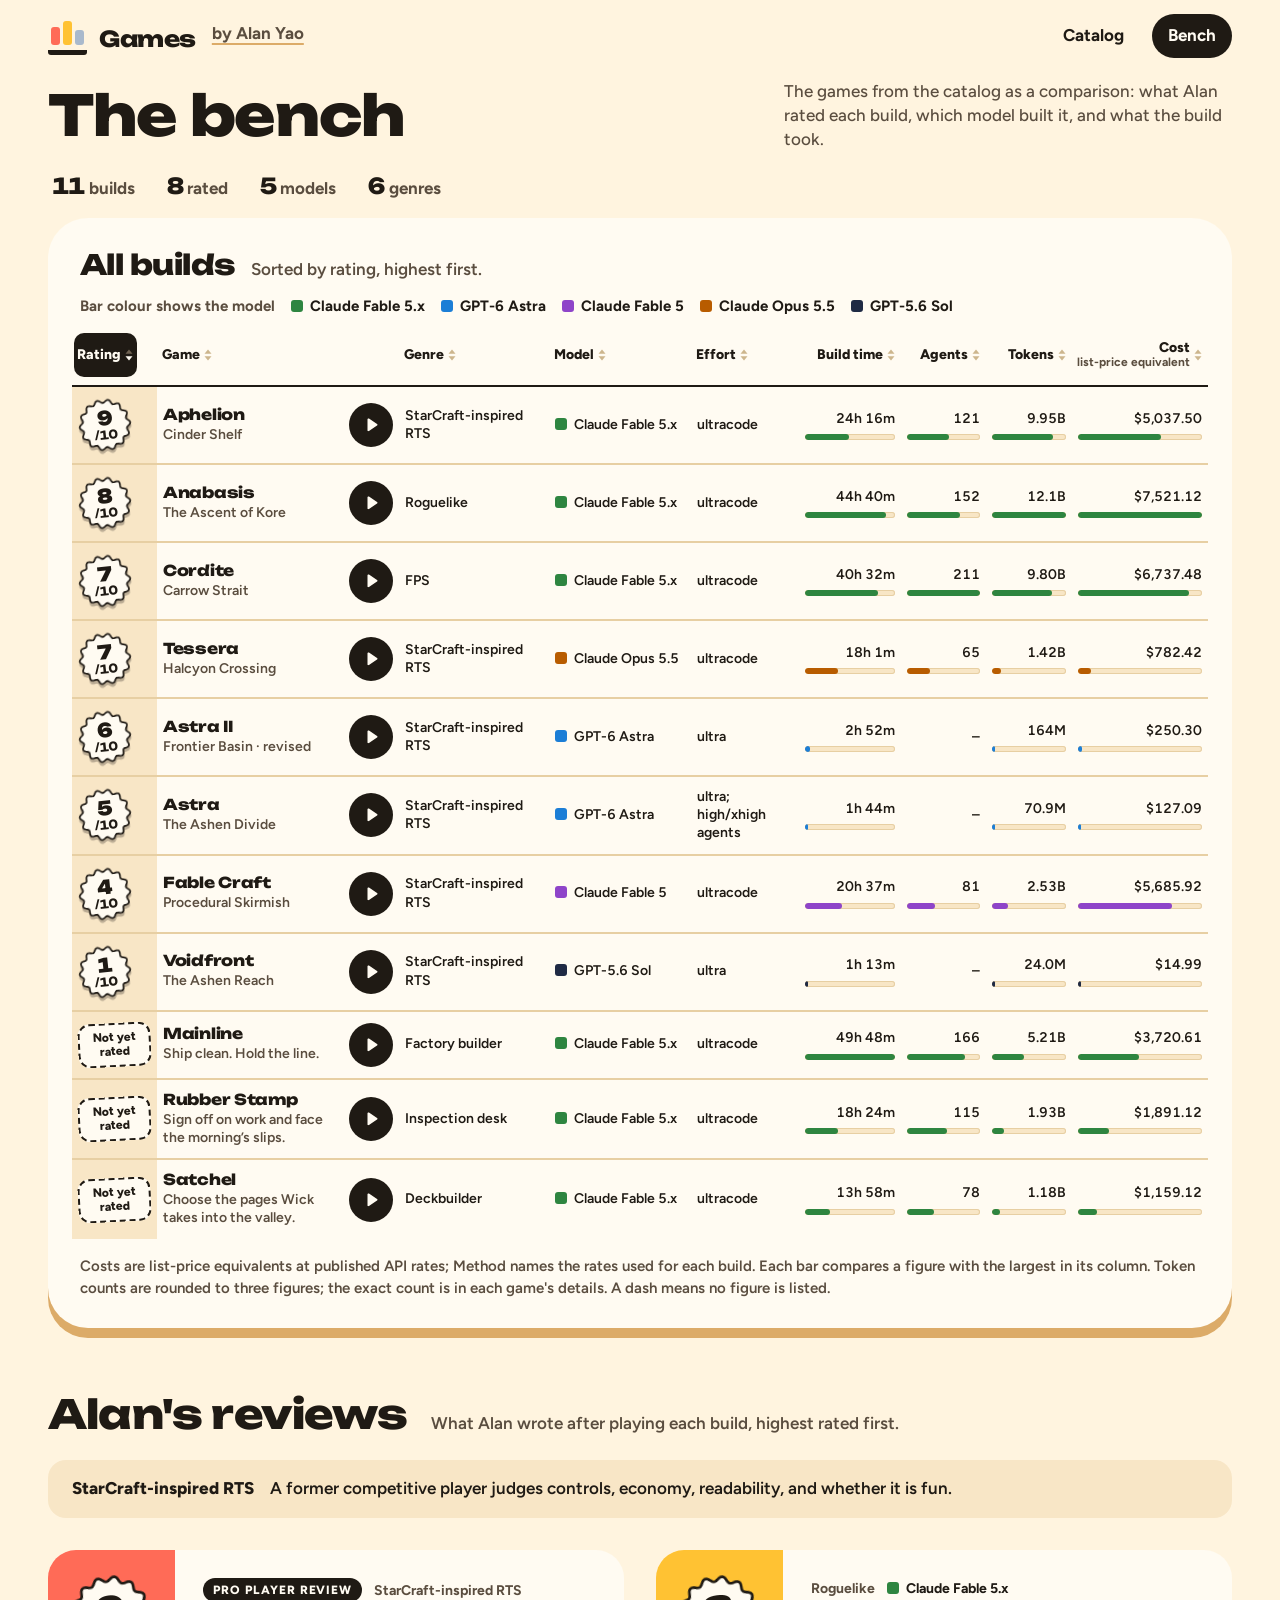
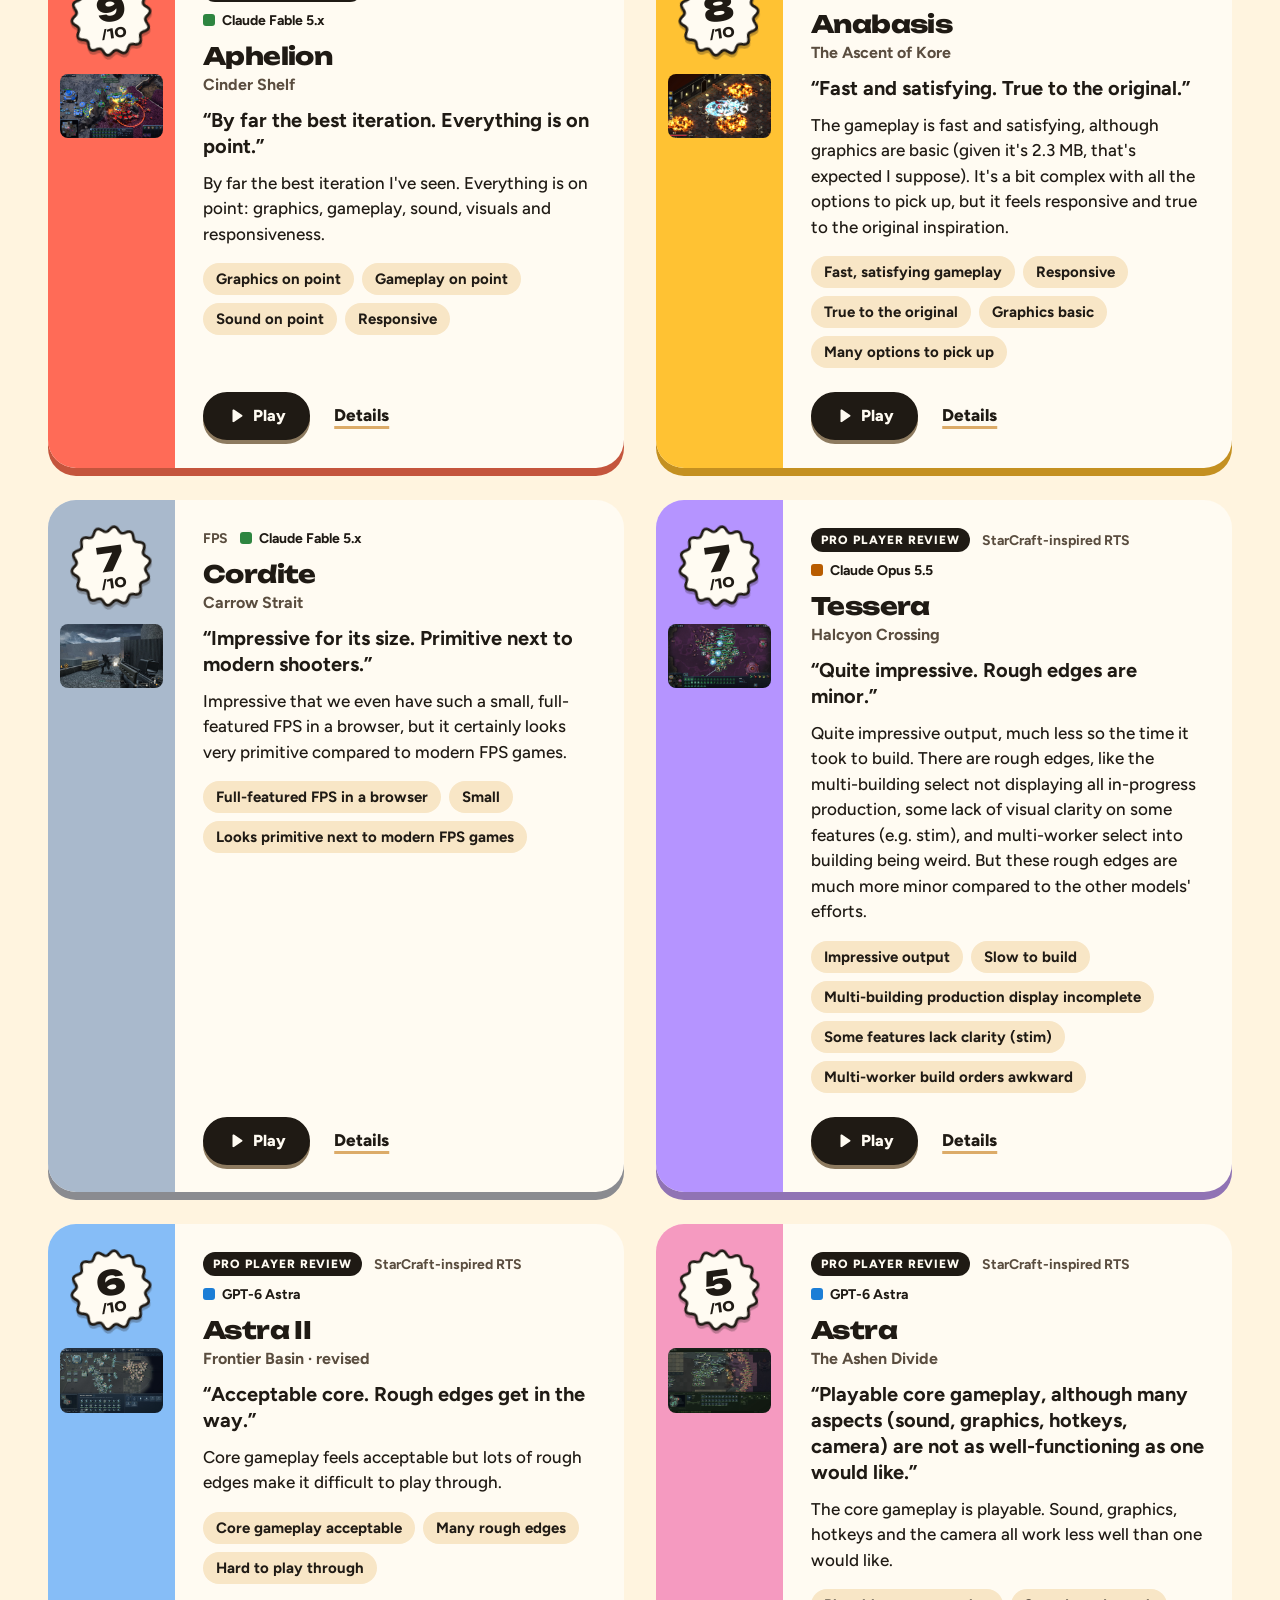
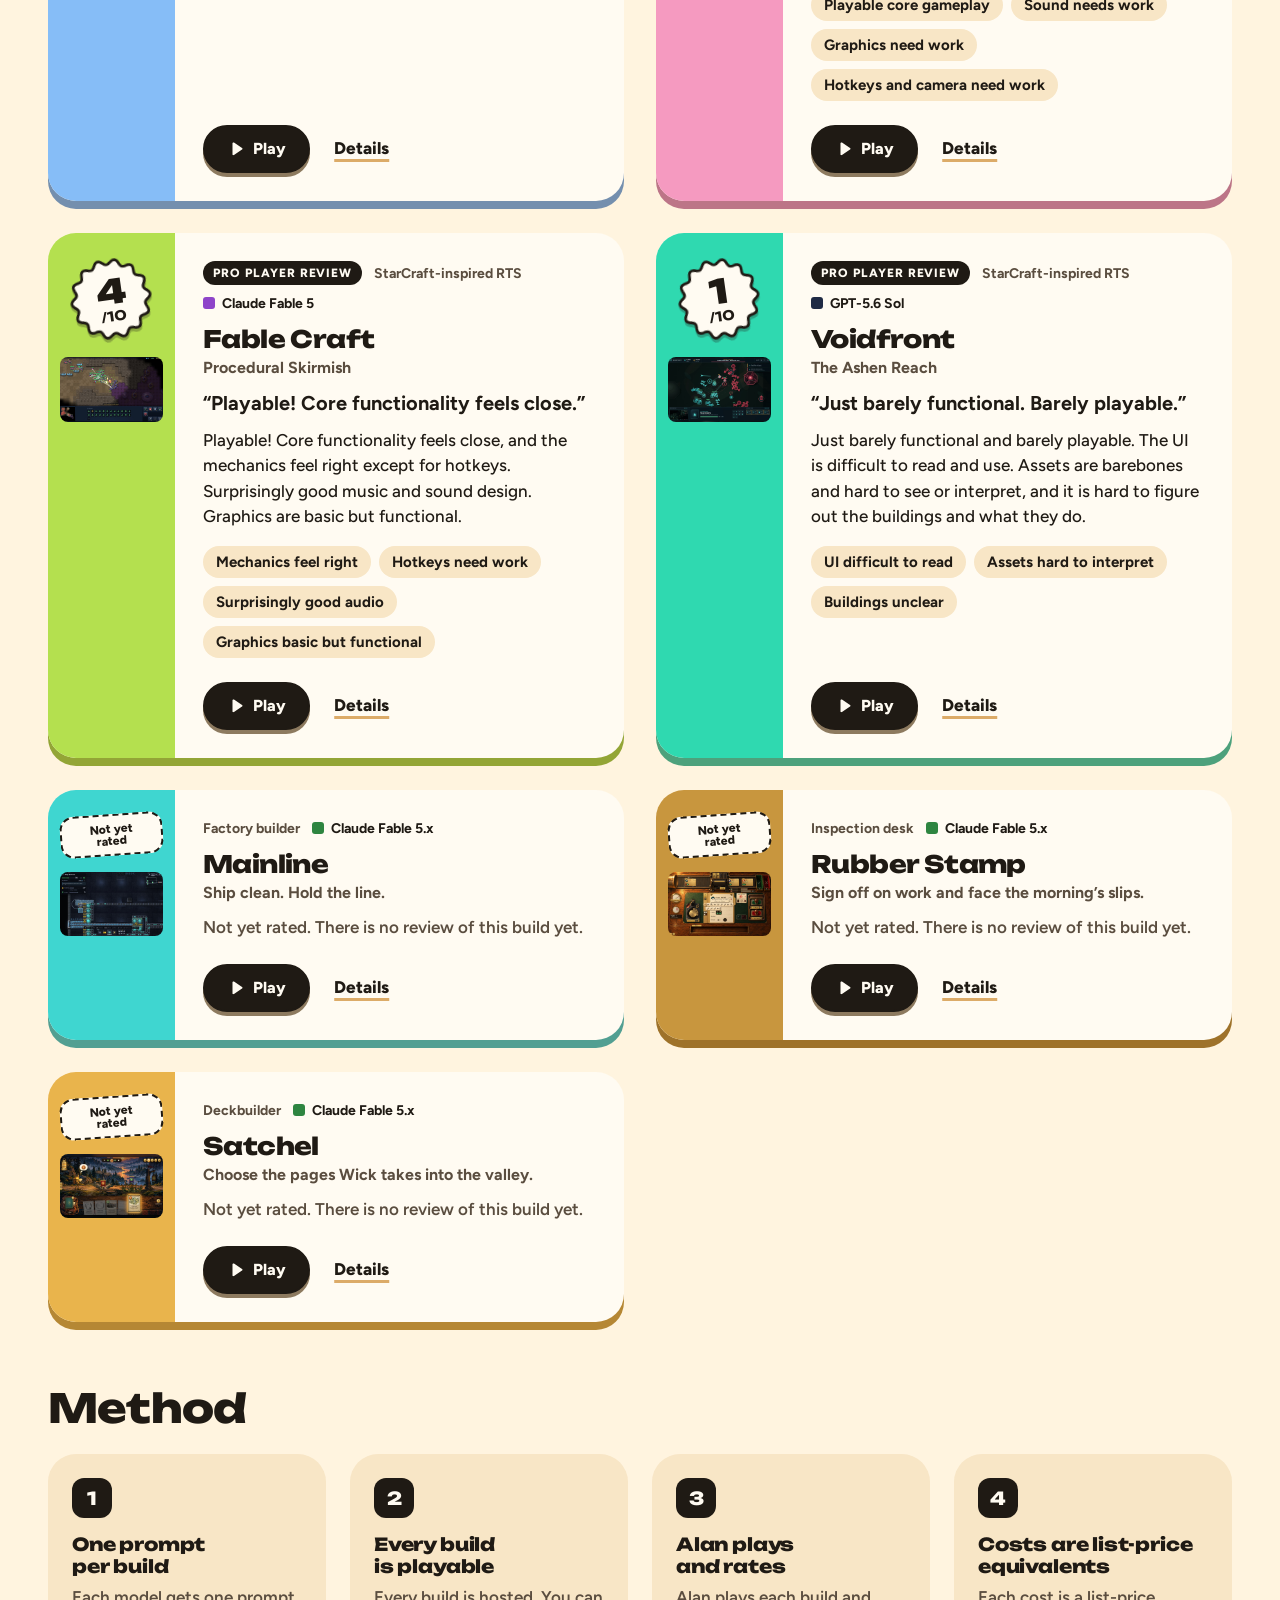
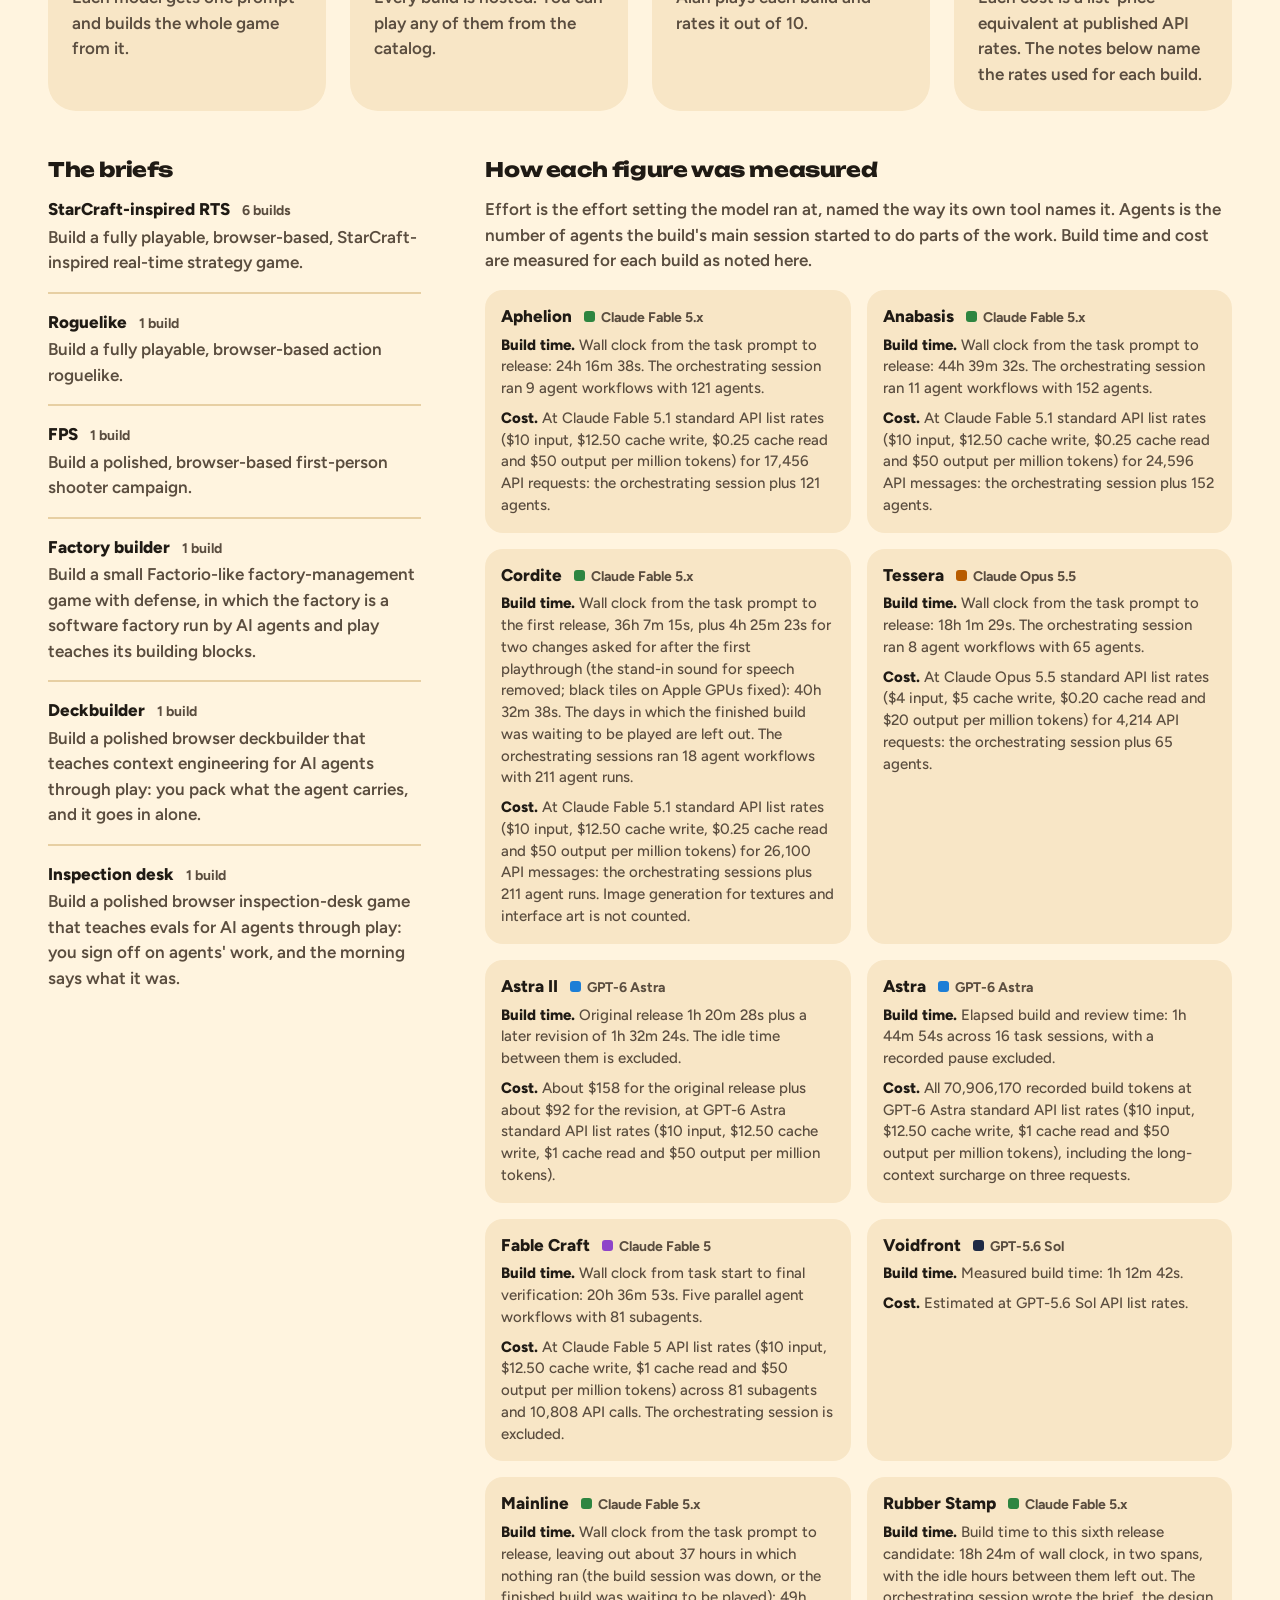
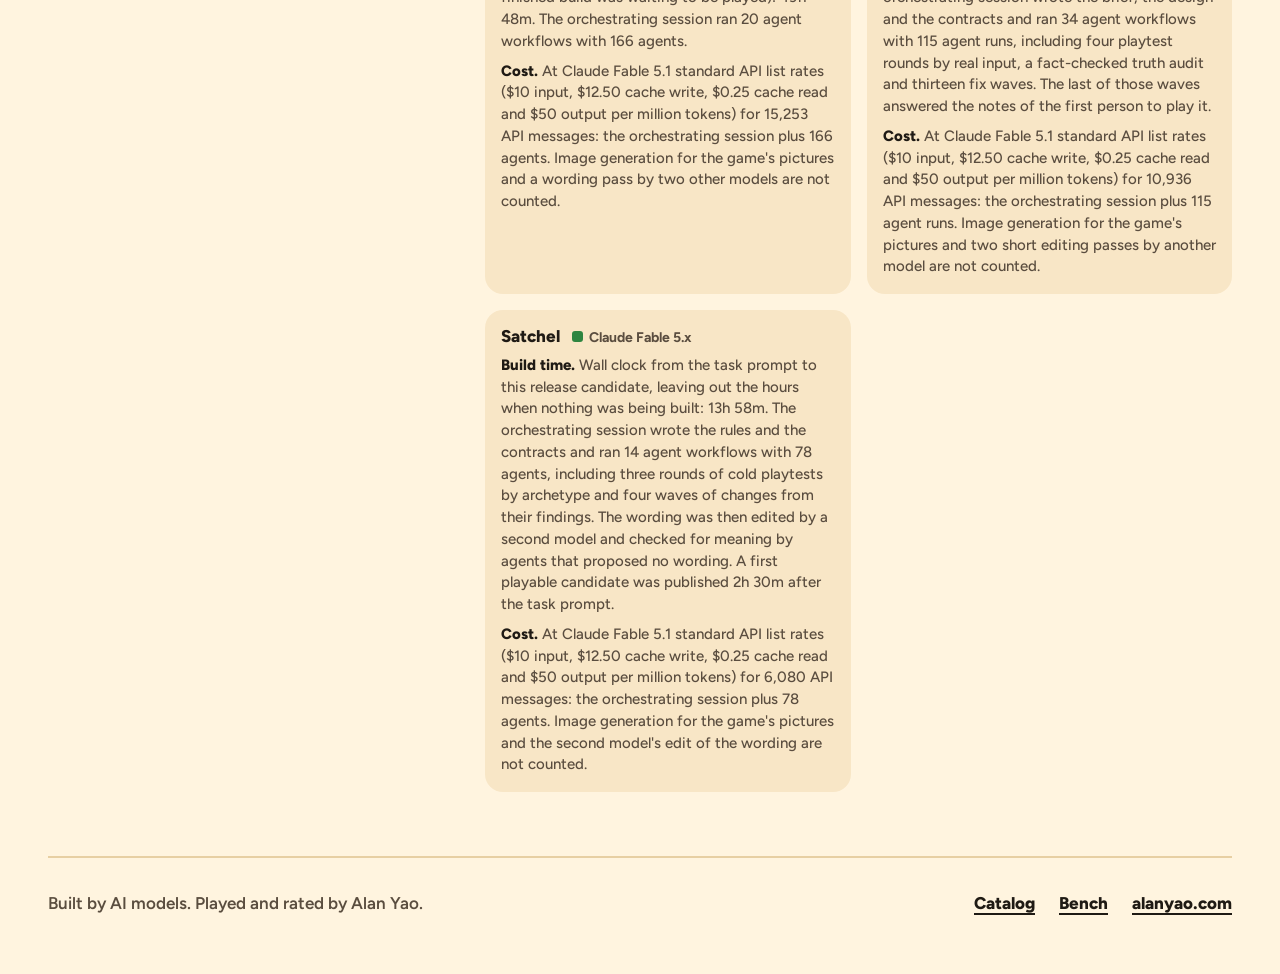
<file: bench/index.html>
<!doctype html>
<html lang="en" data-base="../">
  <head>
    <meta charset="utf-8" />
    <meta name="viewport" content="width=device-width, initial-scale=1" />
    <title>The bench: games built by AI models, compared</title>
    <meta
      name="description"
      content="Every AI-built game in one sortable table: Alan Yao's rating out of 10, the model, effort, build time, agents, tokens and cost as a list-price equivalent."
    />
    <meta name="theme-color" content="#FFF4DF" />
    <link rel="icon" href="../favicon.svg" type="image/svg+xml" />
    <link rel="canonical" href="https://www.alanyao.com/games/bench/" />
    <meta property="og:type" content="website" />
    <meta property="og:site_name" content="Games built by AI models" />
    <meta property="og:title" content="The bench: games built by AI models, compared" />
    <meta
      property="og:description"
      content="Every AI-built game in one sortable table: Alan Yao's rating out of 10, the model, effort, build time, agents, tokens and cost as a list-price equivalent."
    />
    <meta property="og:url" content="https://www.alanyao.com/games/bench/" />
    <meta property="og:image" content="https://www.alanyao.com/games/og.jpg" />
    <meta property="og:image:width" content="1200" />
    <meta property="og:image:height" content="630" />
    <meta property="og:image:alt" content="Three game boxes showing gameplay stills, standing on a shelf." />
    <meta name="twitter:card" content="summary_large_image" />
    <meta name="twitter:title" content="The bench: games built by AI models, compared" />
    <meta
      name="twitter:description"
      content="Every AI-built game in one sortable table: Alan Yao's rating out of 10, the model, effort, build time, agents, tokens and cost as a list-price equivalent."
    />
    <meta name="twitter:image" content="https://www.alanyao.com/games/og.jpg" />
    <link rel="preload" href="../fonts/unbounded-latin-wght-normal.woff2" as="font" type="font/woff2" crossorigin />
    <link rel="preload" href="../fonts/figtree-latin-wght-normal.woff2" as="font" type="font/woff2" crossorigin />
    <link rel="stylesheet" href="../styles.css" />
    <!-- Without JavaScript the measurement notes are not there, so the sentence that points to them
         goes too, and Method keeps the space below it that the notes would have given it. -->
    <noscript><style>.sheet, .strip, .reviews, .method-more, .notes-pointer { display: none; } .method { padding-bottom: var(--s8); }</style></noscript>
    <script defer src="../catalog.js"></script>
    <script defer src="../shared.js"></script>
    <script defer src="./bench.js"></script>
  </head>
  <body class="page-bench">
    <a class="skip" href="#table-title">Skip to the table</a>

    <header class="top wrap">
      <div class="brand">
        <a class="mark" href="../" aria-label="Games catalog">
          <span class="mark-boxes" data-mark aria-hidden="true"><i></i><i></i><i></i></span>
          <span class="mark-word">Games</span>
        </a>
        <a class="byline" href="../../" data-home hidden>by Alan Yao</a>
      </div>
      <nav class="nav" aria-label="Site">
        <a href="../">Catalog</a>
        <a href="./" aria-current="page">Bench</a>
      </nav>
    </header>

    <main>
      <section class="intro wrap" aria-labelledby="bench-title">
        <h1 id="bench-title">The bench</h1>
        <div class="intro-side">
          <p>
            The games from the catalog as a comparison: what Alan rated each build, which model built it, and what the
            build took.
          </p>
        </div>
      </section>

      <section class="wrap" aria-labelledby="table-title">
        <ul class="strip" id="strip" aria-label="The bench in numbers"></ul>
        <div class="sheet">
          <div class="sheet-head">
            <div class="sheet-title">
              <h2 id="table-title" tabindex="-1">All builds</h2>
              <p class="sheet-status" id="sort-status" role="status"></p>
            </div>
            <label class="sorter sheet-sorter">
              <span>Sort</span>
              <select id="bench-sort"></select>
            </label>
          </div>
          <div class="key" id="key" hidden>
            <p id="key-label">Bar colour shows the model</p>
            <ul id="bench-legend" aria-labelledby="key-label"></ul>
          </div>
          <table class="bench" id="bench" aria-labelledby="table-title" aria-describedby="table-note">
            <thead></thead>
            <tbody></tbody>
          </table>
          <p class="sheet-note" id="table-note">
            Costs are list-price equivalents at published API rates; Method names the rates used for each build.
            Each bar compares a figure with the largest in its column. Token counts are rounded to three figures;
            the exact count is in each game's details. A dash means no figure is listed.
          </p>
        </div>
        <noscript><p class="noscript">This page needs JavaScript to show the table.</p></noscript>
      </section>

      <section class="reviews wrap" aria-labelledby="reviews-title">
        <div class="section-head">
          <h2 id="reviews-title">Alan's reviews</h2>
          <p>What Alan wrote after playing each build, highest rated first.</p>
        </div>
        <ul class="reviewer-notes" id="reviewer-notes"></ul>
        <ol class="review-list" id="reviews"></ol>
      </section>

      <section class="method wrap" aria-labelledby="method-title">
        <div class="section-head">
          <h2 id="method-title">Method</h2>
        </div>
        <ol class="steps">
          <li>
            <h3>One prompt per build</h3>
            <p>Each model gets one prompt and builds the whole game from it.</p>
          </li>
          <li>
            <h3>Every build is playable</h3>
            <p>Every build is hosted. You can play any of them from the catalog.</p>
          </li>
          <li>
            <h3>Alan plays and rates</h3>
            <p>Alan plays each build and rates it out of 10.</p>
          </li>
          <li>
            <h3>Costs are <span class="nowrap">list-price</span> equivalents</h3>
            <p>
              Each cost is a list-price equivalent at published API rates.
              <span class="notes-pointer" id="notes-pointer">The notes below name the rates used for each build.</span>
            </p>
          </li>
        </ol>
        <div class="method-more">
          <div>
            <h3>The briefs</h3>
            <dl class="briefs" id="briefs"></dl>
          </div>
          <div class="measured">
            <h3>How each figure was measured</h3>
            <p class="measured-lede">
              Effort is the effort setting the model ran at, named the way its own tool names it. Agents is the
              number of agents the build's main session started to do parts of the work. Build time and cost are
              measured for each build as noted here.
            </p>
            <ul class="measures" id="measures"></ul>
          </div>
        </div>
      </section>
    </main>

    <footer class="foot wrap">
      <p>Built by AI models. Played and rated by Alan Yao.</p>
      <nav aria-label="Footer">
        <a href="../">Catalog</a>
        <a href="./">Bench</a>
        <a href="../../" data-home hidden>alanyao.com</a>
      </nav>
    </footer>
  </body>
</html>
</file>
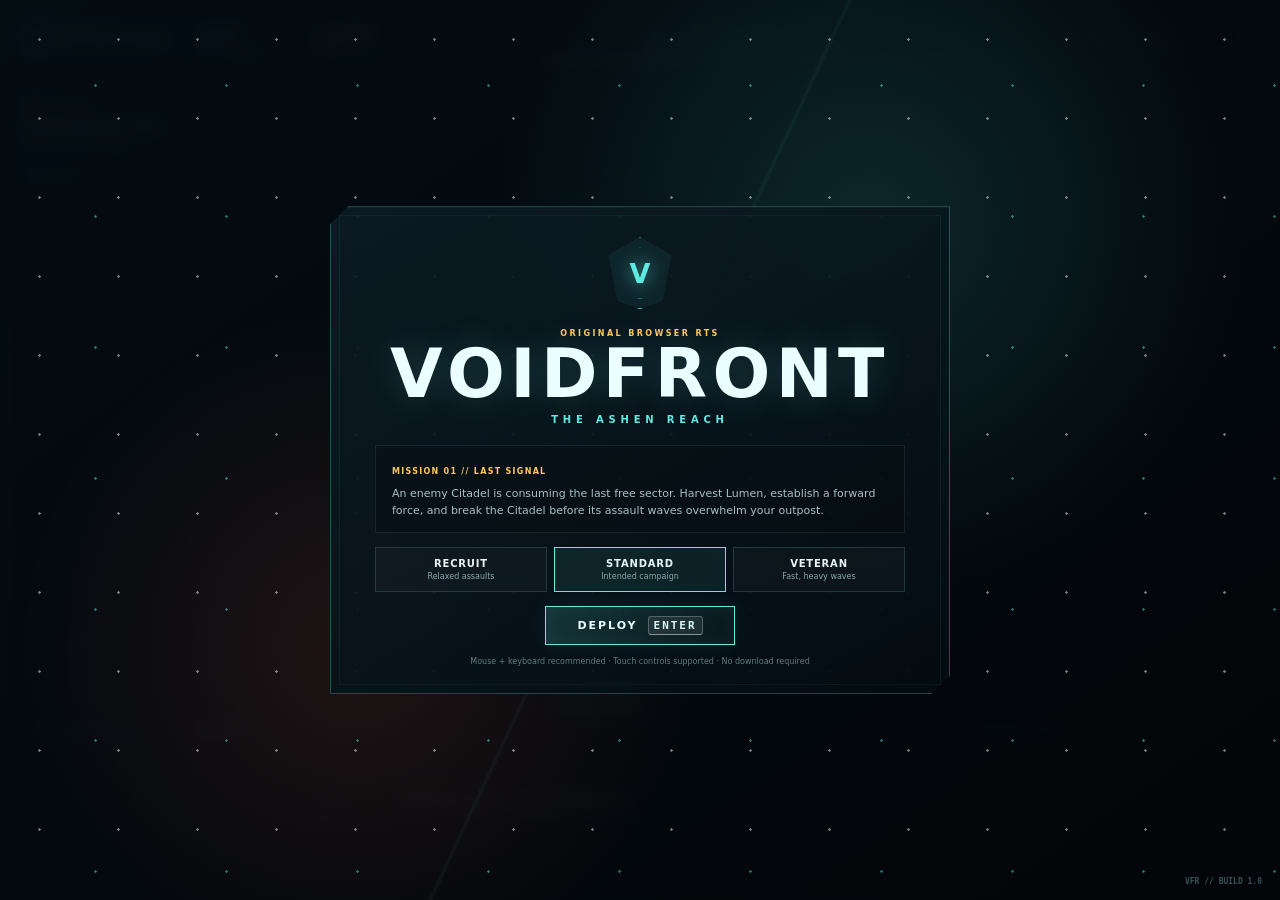
<file: voidfront/index.html>
<!doctype html>
<html lang="en">
  <head>
    <meta charset="UTF-8" />
    <meta name="viewport" content="width=device-width, initial-scale=1, viewport-fit=cover" />
    <meta name="theme-color" content="#071018" />
    <meta name="description" content="Voidfront: a complete original browser real-time strategy game." />
    <title>Voidfront — Browser RTS</title>
    <link rel="icon" href="./favicon.svg" type="image/svg+xml" />
    <link rel="stylesheet" href="./styles.css" />
  </head>
  <body>
    <main id="game-shell" class="is-menu">
      <canvas
        id="game-canvas"
        tabindex="0"
        aria-label="Voidfront battlefield. Select units with the primary mouse button and issue contextual orders with the secondary mouse button."
      ></canvas>

      <div id="hud">
        <header class="top-bar hud-panel">
          <div class="brand-lockup" aria-label="Voidfront">
            <span class="brand-mark">V</span>
            <span class="brand-name">VOIDFRONT</span>
          </div>
          <div class="resource-strip">
            <div class="resource readout" title="Lumen shards fund units and structures">
              <span class="resource-icon shard-icon"></span>
              <span id="shard-count">0</span>
              <small>LUMEN</small>
            </div>
            <div class="resource readout" title="Active population and maximum relay capacity">
              <span class="resource-icon supply-icon"></span>
              <span><b id="supply-used">0</b>/<b id="supply-cap">0</b></span>
              <small>UPLINK</small>
            </div>
          </div>
          <section class="objective-strip" aria-label="Mission objective">
            <span class="objective-kicker">PRIMARY DIRECTIVE</span>
            <strong id="objective-text">Destroy the enemy Citadel</strong>
            <div class="objective-progress"><i id="objective-progress-fill"></i></div>
          </section>
          <div class="top-controls">
            <span id="game-clock" class="game-clock">00:00</span>
            <button id="audio-button" class="icon-button" type="button" aria-label="Toggle sound" title="Toggle sound">◖</button>
            <button id="help-button" class="icon-button" type="button" aria-label="Open field manual" title="Field manual (F1)">?</button>
            <button id="pause-button" class="icon-button" type="button" aria-label="Pause game" title="Pause (P)">Ⅱ</button>
          </div>
        </header>

        <section id="mission-card" class="mission-card hud-panel" aria-label="Field guidance">
          <span class="mission-tag">FIELD LINK</span>
          <strong id="mission-title">Establishing link…</strong>
          <p id="mission-copy">Select a unit to begin.</p>
          <div class="mission-meter"><i id="mission-meter-fill"></i></div>
          <button id="dismiss-tutorial" type="button">Skip guidance</button>
        </section>

        <section id="alert-stack" class="alert-stack" aria-label="Battlefield alerts"></section>

        <div id="target-mode" class="target-mode" hidden>
          <span id="target-mode-label">SELECT TARGET</span>
          <button id="cancel-target" type="button">CANCEL <kbd>ESC</kbd></button>
        </div>

        <footer class="command-deck hud-panel">
          <section class="minimap-module" aria-label="Tactical minimap">
            <div class="module-label"><span>TACTICAL MAP</span><b id="sector-label">SECTOR 7</b></div>
            <canvas id="minimap" width="420" height="252" aria-label="Minimap. Click to move the camera."></canvas>
            <div class="minimap-legend"><i class="legend-friendly"></i> ALLIED <i class="legend-hostile"></i> HOSTILE</div>
          </section>

          <section id="selection-panel" class="selection-panel" aria-label="Current selection">
            <div id="selection-portrait" class="selection-portrait empty"><span>◇</span></div>
            <div class="selection-copy">
              <span id="selection-eyebrow" class="selection-eyebrow">NO SELECTION</span>
              <h2 id="selection-name">Awaiting command</h2>
              <p id="selection-description">Select allied units or structures on the battlefield.</p>
              <div id="selection-health" class="selection-health" hidden>
                <div><i id="selection-health-fill"></i></div>
                <span id="selection-health-text">0 / 0</span>
              </div>
              <div id="production-queue" class="production-queue"></div>
            </div>
            <div id="unit-roster" class="unit-roster"></div>
          </section>

          <section class="actions-module" aria-label="Command actions">
            <div class="module-label"><span>COMMAND GRID</span><b id="context-label">—</b></div>
            <div id="action-grid" class="action-grid"></div>
          </section>
        </footer>

        <div id="cursor-tooltip" class="cursor-tooltip" hidden></div>
        <div id="toast-region" class="toast-region"></div>
      </div>

      <section id="start-screen" class="screen-overlay active" aria-labelledby="game-title">
        <div class="stars"></div>
        <div class="start-card">
          <div class="start-emblem" aria-hidden="true"><i></i><b>V</b></div>
          <span class="start-kicker">ORIGINAL BROWSER RTS</span>
          <h1 id="game-title">VOIDFRONT</h1>
          <p class="start-subtitle">THE ASHEN REACH</p>
          <div class="briefing">
            <span>MISSION 01 // LAST SIGNAL</span>
            <p>
              An enemy Citadel is consuming the last free sector. Harvest Lumen, establish a forward force,
              and break the Citadel before its assault waves overwhelm your outpost.
            </p>
          </div>
          <div class="difficulty-picker" role="group" aria-label="Select difficulty">
            <button type="button" data-difficulty="recruit">
              <span>RECRUIT</span><small>Relaxed assaults</small>
            </button>
            <button type="button" data-difficulty="standard" class="selected">
              <span>STANDARD</span><small>Intended campaign</small>
            </button>
            <button type="button" data-difficulty="veteran">
              <span>VETERAN</span><small>Fast, heavy waves</small>
            </button>
          </div>
          <button id="launch-button" class="launch-button" type="button"><span>DEPLOY</span><kbd>ENTER</kbd></button>
          <p class="start-controls">Mouse + keyboard recommended · Touch controls supported · No download required</p>
        </div>
        <div class="version-mark">VFR // BUILD 1.0</div>
      </section>

      <section id="pause-screen" class="screen-overlay pause-screen" aria-labelledby="pause-title">
        <div class="pause-card hud-panel">
          <span>TACTICAL LINK SUSPENDED</span>
          <h2 id="pause-title">PAUSED</h2>
          <button id="resume-button" class="launch-button" type="button">RESUME <kbd>P</kbd></button>
          <button id="restart-button" class="secondary-button" type="button">Restart mission</button>
          <button id="pause-help-button" class="secondary-button" type="button">Field manual</button>
        </div>
      </section>

      <section id="end-screen" class="screen-overlay end-screen" aria-labelledby="end-title">
        <div class="end-card">
          <span id="end-kicker">MISSION COMPLETE</span>
          <h2 id="end-title">SECTOR SECURED</h2>
          <p id="end-copy">The Citadel has fallen.</p>
          <div id="end-stats" class="end-stats"></div>
          <button id="play-again-button" class="launch-button" type="button">PLAY AGAIN</button>
        </div>
      </section>

      <dialog id="help-dialog">
        <form method="dialog" class="manual">
          <header>
            <div><span>VFR FIELD ARCHIVE</span><h2>COMMAND MANUAL</h2></div>
            <button aria-label="Close manual" value="close">×</button>
          </header>
          <div class="manual-grid">
            <section>
              <h3>Core loop</h3>
              <p><b>1.</b> Send Surveyors to glowing Lumen formations.</p>
              <p><b>2.</b> Add Relays for uplink capacity and Garrisons for infantry.</p>
              <p><b>3.</b> Build a Foundry for Titans, then destroy the enemy Citadel.</p>
            </section>
            <section>
              <h3>Selection</h3>
              <p><kbd>Left click</kbd> Select one unit or structure</p>
              <p><kbd>Drag</kbd> Select a group</p>
              <p><kbd>Shift</kbd> Add or remove from selection</p>
              <p><kbd>Double click</kbd> Select all visible units of that type</p>
              <p><kbd>Ctrl + 1–9</kbd> Save group · <kbd>1–9</kbd> Recall</p>
            </section>
            <section>
              <h3>Orders</h3>
              <p><kbd>Right click</kbd> Move, attack, or harvest contextually</p>
              <p><kbd>A</kbd> Attack-move · <kbd>M</kbd> Move</p>
              <p><kbd>S</kbd> Stop · <kbd>H</kbd> Hold position</p>
              <p><kbd>Esc</kbd> Cancel target or placement</p>
            </section>
            <section>
              <h3>Camera</h3>
              <p><kbd>Arrows</kbd> or edge scroll to pan the battlefield</p>
              <p><kbd>Wheel</kbd> Zoom · <kbd>Middle drag</kbd> Pan</p>
              <p><kbd>F</kbd> Center current selection</p>
              <p><kbd>P</kbd> Pause · <kbd>F1</kbd> Manual</p>
            </section>
          </div>
          <footer><span>Tip: combat units fire automatically at nearby threats.</span><button value="close">RETURN TO BATTLE</button></footer>
        </form>
      </dialog>

      <div id="aria-status" class="sr-only" aria-live="polite"></div>
    </main>

    <script type="module" src="./src/game.js?v=6"></script>
  </body>
</html>
</file>
<file: styles.css>
/* Arcade shelf: games catalog and bench.
   System: warm paper, one ink, flat game accents. Boxes have thickness, buttons are keycaps,
   every row of boxes stands on a board. Two colour signals, kept apart: the box colour is the
   game's own accent; the block on a shelf label, a swatch or a bench bar is the model that built it. */

@font-face {
  font-family: "Unbounded";
  src: url("./fonts/unbounded-latin-wght-normal.woff2") format("woff2");
  font-weight: 200 900;
  font-style: normal;
  font-display: swap;
}
@font-face {
  font-family: "Figtree";
  src: url("./fonts/figtree-latin-wght-normal.woff2") format("woff2");
  font-weight: 300 900;
  font-style: normal;
  font-display: swap;
}
/* Stand-ins while the two fonts load, scaled to their measure so text does not rewrap when they
   arrive, and given their ascent and descent so lines do not move up or down either. Measured:
   Unbounded 800 sets 1.32 times as wide as Arial Bold, Figtree 1.01 times Arial; Unbounded's
   ascent and descent are 100% and 25% of its size, Figtree's 95% and 25%. */
@font-face {
  font-family: "Unbounded Fallback";
  src: local("Arial Bold"), local("Arial-BoldMT"), local("Liberation Sans Bold"), local("LiberationSans-Bold"),
    local("Helvetica Bold"), local("Helvetica-Bold"), local("Roboto Bold"), local("Roboto-Bold");
  font-weight: 200 900;
  size-adjust: 132%;
  ascent-override: 76%;
  descent-override: 19%;
  line-gap-override: 0%;
}
@font-face {
  font-family: "Figtree Fallback";
  src: local("Arial"), local("ArialMT"), local("Liberation Sans"), local("LiberationSans"), local("Helvetica"),
    local("Roboto"), local("Roboto-Regular");
  font-weight: 300 900;
  size-adjust: 101%;
  ascent-override: 94%;
  descent-override: 25%;
  line-gap-override: 0%;
}

:root {
  color-scheme: light;

  /* palette */
  --paper: #fff4df;
  --paper-hi: #fffbf2;
  --paper-lo: #f8e6c6;
  --ink: #1f1a14;
  --ink-soft: #5a4d3f;
  --line: #e7cfa3;
  --board-top: #f7dcae;
  --board-lip: #ffeccb;
  --board-front: #dcab68;
  --board-edge: #c38f4a;
  --board-shade: #efd9b0;
  --accent: #f2cf99;
  --on-accent: var(--ink);
  --on-accent-text: var(--paper-hi);
  --model: #8d7a5f;
  --focus: var(--ink);

  /* type */
  --display: "Unbounded", "Unbounded Fallback", "Arial Rounded MT Bold", "Trebuchet MS", system-ui, sans-serif;
  --text: "Figtree", "Figtree Fallback", system-ui, -apple-system, "Segoe UI", Roboto, "Helvetica Neue", Arial, sans-serif;
  --step--2: 0.75rem;
  --step--1: 0.875rem;
  --step-0: 1.0625rem;
  --step-1: 1.25rem;
  --step-2: clamp(1.375rem, 1.1rem + 1vw, 1.75rem);
  --step-3: clamp(1.625rem, 1.1rem + 2.2vw, 2.5rem);
  --step-4: clamp(1.875rem, 1rem + 3.6vw, 3.5rem);

  /* space: 4px base */
  --s1: 4px;
  --s2: 8px;
  --s3: 12px;
  --s4: 16px;
  --s5: 24px;
  --s6: 32px;
  --s7: 48px;
  --s8: 64px;
  --s9: 96px;
  --gutter: clamp(12px, 4vw, 48px);
  --wrap: clamp(1320px, 72vw, 1900px);

  /* shape */
  --r-sm: 10px;
  --r-md: 18px;
  --r-lg: 28px;
  --r-xl: 40px;
  --edge: 2.5px;
  --plank: 50px;

  /* motion */
  --quick: 120ms;
  --move: 240ms;
  --slow: 420ms;
  --dwell: 10s;
  --ease: cubic-bezier(0.2, 0.8, 0.2, 1);
  --spring: cubic-bezier(0.34, 1.56, 0.64, 1);
}
*,
*::before,
*::after {
  box-sizing: border-box;
}

[hidden] {
  display: none !important;
}

html {
  background: var(--paper);
  -webkit-text-size-adjust: 100%;
  scroll-behavior: smooth;
}

body {
  margin: 0;
  min-width: 320px;
  background: var(--paper);
  color: var(--ink);
  font: 500 var(--step-0) / 1.5 var(--text);
  -webkit-font-smoothing: antialiased;
  text-rendering: optimizeLegibility;
}

/* The dialog locks scrolling. The scrollbar's space is kept while it does, so on systems where the
   scrollbar takes up room the page behind does not jump sideways. */
html:has(dialog[open]) {
  overflow: hidden;
  scrollbar-gutter: stable;
}

h1,
h2,
h3,
h4,
p,
ul,
ol,
dl,
dd,
figure,
blockquote {
  margin: 0;
  padding: 0;
}

ul,
ol {
  list-style: none;
}

h1,
h2,
h3 {
  font-family: var(--display);
  font-weight: 800;
  line-height: 1.1;
  letter-spacing: -0.02em;
  text-wrap: balance;
}

a {
  color: inherit;
}

img,
video,
svg {
  display: block;
  max-width: 100%;
}

button,
select {
  font: inherit;
  color: inherit;
}

:focus-visible {
  outline: 3px solid var(--focus);
  outline-offset: 3px;
}

.wrap {
  width: min(var(--wrap), 100% - 2 * var(--gutter));
  margin-inline: auto;
}

.sr {
  position: absolute;
  width: 1px;
  height: 1px;
  margin: -1px;
  overflow: hidden;
  clip-path: inset(50%);
  white-space: nowrap;
}

.nowrap {
  white-space: nowrap;
}

.icon {
  display: inline-grid;
  place-items: center;
  width: 1.1em;
  height: 1.1em;
  flex: none;
}
.icon svg {
  width: 100%;
  height: 100%;
}

.skip {
  position: absolute;
  left: var(--gutter);
  top: -80px;
  z-index: 20;
  padding: 12px 18px;
  border-radius: 999px;
  background: var(--ink);
  color: var(--paper-hi);
  font-weight: 700;
}
.skip:focus {
  top: 12px;
}

/* ---------- header ---------- */

.top {
  display: flex;
  align-items: center;
  justify-content: space-between;
  gap: var(--s2);
  padding-block: 14px 10px;
}

.brand {
  display: flex;
  align-items: flex-end;
  gap: var(--s4);
  min-width: 0;
}
.mark {
  display: inline-flex;
  align-items: flex-end;
  gap: var(--s3);
  min-height: 44px;
  padding-bottom: 8px;
  text-decoration: none;
  border-radius: var(--r-sm);
}
.mark-word {
  font: 800 1.375rem/1 var(--display);
  letter-spacing: -0.02em;
}
.mark-boxes {
  display: flex;
  align-items: flex-end;
  gap: 3px;
  padding: 0 3px 5px;
  border-bottom: 5px solid var(--ink);
  border-radius: 0 0 3px 3px;
  margin-bottom: -5px;
}
.mark-boxes i {
  width: 9px;
  height: 18px;
  border-radius: 3px;
  background: var(--accent);
  transition: transform var(--move) var(--spring);
  transform-origin: 50% 100%;
}
.mark-boxes i:nth-child(2) {
  height: 24px;
}
.mark-boxes i:nth-child(3) {
  height: 15px;
}
.mark:hover .mark-boxes i:nth-child(2) {
  transform: translateY(-4px);
}
.byline {
  display: inline-flex;
  align-items: center;
  min-height: 44px;
  padding-bottom: 6px;
  color: var(--ink-soft);
  font-weight: 700;
  line-height: 1;
  white-space: nowrap;
  text-decoration: underline;
  text-decoration-thickness: 2px;
  text-underline-offset: 4px;
  text-decoration-color: var(--board-front);
  border-radius: 6px;
}
.byline:hover {
  color: var(--ink);
  text-decoration-color: var(--ink);
}

.nav {
  display: flex;
  align-items: center;
  gap: clamp(2px, 1vw, 12px);
  flex: none;
}
.nav a {
  display: inline-flex;
  align-items: center;
  min-height: 44px;
  padding: 0 clamp(10px, 2.4vw, 16px);
  border-radius: 999px;
  font-weight: 700;
  text-decoration: none;
  transition: background-color var(--quick);
}
.nav a:hover {
  background: var(--paper-lo);
}
.nav a[aria-current="page"] {
  background: var(--ink);
  color: var(--paper-hi);
}
@media (max-width: 560px) {
  .top {
    padding-block: 8px 4px;
  }
  .brand {
    gap: var(--s2);
  }
  .mark {
    gap: var(--s2);
  }
  .mark-word {
    font-size: 1.125rem;
  }
  .byline {
    font-size: 0.875rem;
  }
  .nav a {
    font-size: 1rem;
  }
}
/* Narrow phones have no room for the byline beside the nav. The catalog's first sentence carries the
   link to Alan's page there instead, and the footer has it on both pages. */
.lede-home {
  display: none;
}
@media (max-width: 420px) {
  .byline {
    display: none;
  }
  .lede-home {
    display: inline;
    color: inherit;
    font-weight: 700;
    text-decoration-thickness: 2px;
    text-underline-offset: 3px;
    text-decoration-color: var(--board-front);
  }
  .lede-home:not([hidden]) + .lede-name {
    display: none;
  }
}

/* ---------- buttons ---------- */

.btn {
  display: inline-flex;
  align-items: center;
  justify-content: center;
  gap: 0.5em;
  min-height: 48px;
  padding: 0 22px;
  border: var(--edge) solid var(--ink);
  border-radius: 999px;
  background: var(--paper-hi);
  color: var(--ink);
  box-shadow: 0 4px 0 var(--ink);
  font: 800 1rem/1.1 var(--text);
  letter-spacing: 0.01em;
  text-decoration: none;
  white-space: nowrap;
  cursor: pointer;
  transition:
    transform var(--quick) var(--ease),
    box-shadow var(--quick) var(--ease),
    background-color var(--quick);
}
.btn:hover {
  transform: translateY(-2px);
  box-shadow: 0 6px 0 var(--ink);
}
.btn:active {
  transform: translateY(4px);
  box-shadow: 0 0 0 var(--ink);
}
.btn-solid {
  background: var(--ink);
  color: var(--paper-hi);
  box-shadow: 0 4px 0 #8d7a5f;
}
.btn-solid:hover {
  box-shadow: 0 6px 0 #8d7a5f;
}
.btn-solid:active {
  box-shadow: 0 0 0 #8d7a5f;
}
/* Play takes the colour of the text on the box, so it has an edge on a dark box as well as a light one. */
.btn-play {
  border-color: var(--on-accent);
  background: var(--on-accent);
  color: var(--on-accent-text);
  box-shadow: 0 4px 0 var(--btn-base, #8d7a5f);
}
.btn-play:hover {
  box-shadow: 0 6px 0 var(--btn-base, #8d7a5f);
}
.btn-play:active {
  box-shadow: 0 0 0 var(--btn-base, #8d7a5f);
}
.btn-play .icon {
  transition: transform var(--move) var(--spring);
}
.btn-play:hover .icon {
  transform: translateX(3px) scale(1.12);
}
.btn-lg {
  min-height: 56px;
  padding: 0 28px;
  font-size: 1.125rem;
}

.textlink {
  font-weight: 800;
  text-decoration: underline;
  text-decoration-thickness: 3px;
  text-underline-offset: 5px;
  text-decoration-color: var(--board-front);
  border-radius: 6px;
  transition: text-decoration-color var(--quick);
}
.textlink:hover {
  text-decoration-color: var(--ink);
}

.tag {
  display: inline-flex;
  align-items: center;
  flex: none;
  min-height: 26px;
  padding: 0 11px;
  border-radius: 999px;
  background: var(--on-accent);
  color: var(--on-accent-text);
  font: 800 0.75rem/1 var(--text);
  letter-spacing: 0.08em;
  text-transform: uppercase;
}

/* The model that built a game: a small block that always sits beside the model's name. */
.swatch {
  display: inline-block;
  width: 0.8em;
  height: 0.8em;
  flex: none;
  border-radius: 0.2em;
  background: var(--model);
}
.swatch--striped {
  background: repeating-linear-gradient(135deg, var(--model) 0 3px, var(--paper-hi) 3px 5px);
  box-shadow: inset 0 0 0 1.5px var(--model);
}

/* ---------- rating sticker ---------- */

.seal {
  --size: 76px;
  position: relative;
  display: grid;
  place-content: center;
  justify-items: center;
  width: var(--size);
  height: var(--size);
  flex: none;
  color: var(--ink);
  rotate: -8deg;
  transition: rotate var(--move) var(--spring), scale var(--move) var(--spring);
}
.seal-shape {
  position: absolute;
  inset: 0;
}
.seal-shape svg {
  width: 100%;
  height: 100%;
  overflow: visible;
  filter: drop-shadow(0 3px 0 rgba(31, 26, 20, 0.28));
}
.seal-shape path {
  fill: var(--paper-hi);
  stroke: var(--ink);
  stroke-width: 3.2;
  stroke-linejoin: round;
}
.seal-num,
.seal-of {
  position: relative;
  font-family: var(--display);
  line-height: 1;
}
.seal-num {
  font-weight: 900;
  font-size: calc(var(--size) * 0.4);
  letter-spacing: -0.04em;
}
.seal--long .seal-num {
  font-size: calc(var(--size) * 0.28);
}
.seal-of {
  margin-top: 1px;
  font-weight: 700;
  font-size: max(0.75rem, calc(var(--size) * 0.16));
}
.seal--none {
  width: auto;
  height: auto;
  padding: 7px 12px;
  border: var(--edge) dashed var(--ink);
  border-radius: 999px;
  background: var(--paper-hi);
  font: 800 0.8125rem/1 var(--text);
  white-space: nowrap;
  rotate: -4deg;
}

/* ---------- gameplay clip ---------- */

.clip {
  --focus: #fff;
  position: relative;
  aspect-ratio: 16 / 10;
  overflow: hidden;
  border-radius: var(--r-md);
  background: #15120f;
  isolation: isolate;
}
.clip-link {
  position: absolute;
  inset: 0;
  display: block;
  outline-offset: -5px;
}
.clip-link video,
.clip-poster,
.clip-blank {
  position: absolute;
  inset: 0;
  width: 100%;
  height: 100%;
  object-fit: cover;
}
.clip-poster {
  transition: opacity var(--move) linear;
}
.clip.is-playing .clip-poster {
  opacity: 0;
}
/* The picture goes to the game; this says so when a pointer is on it. */
.clip-link::after {
  content: "Play";
  position: absolute;
  right: 10px;
  bottom: 10px;
  display: grid;
  place-items: center;
  height: 36px;
  padding: 0 14px;
  border: var(--edge) solid var(--ink);
  border-radius: 999px;
  background: var(--paper-hi);
  color: var(--ink);
  font: 800 0.875rem/1 var(--text);
  opacity: 0;
  translate: 0 4px;
  transition: opacity var(--quick), translate var(--quick) var(--ease);
}
@media (hover: hover) and (pointer: fine) {
  .clip-link:hover::after {
    opacity: 1;
    translate: 0 0;
  }
}
.clip-toggle {
  position: absolute;
  left: 10px;
  bottom: 10px;
  z-index: 2;
  display: grid;
  place-items: center;
  width: 44px;
  height: 44px;
  padding: 0;
  border: var(--edge) solid var(--ink);
  border-radius: 50%;
  background: var(--paper-hi);
  color: var(--ink);
  font-size: 18px;
  cursor: pointer;
  transition: transform var(--quick) var(--ease), opacity var(--quick);
}
.clip-toggle:hover {
  transform: scale(1.08);
}
.clip-toggle .when-playing,
.clip.is-playing .clip-toggle .when-paused {
  display: none;
}
.clip.is-playing .clip-toggle .when-playing {
  display: inline-grid;
}

/* With a mouse a card's clip plays on hover, and with the Tab key on focus, so its button stays out
   of the way and out of the tab order until the pointer is there. Touch and reduced motion always
   show it. */
@media (hover: hover) and (pointer: fine) and (prefers-reduced-motion: no-preference) {
  .slot .clip-toggle {
    visibility: hidden;
    opacity: 0;
  }
  .slot:hover .clip-toggle {
    visibility: visible;
    opacity: 1;
  }
}

/* A game with no picture. */
.blank {
  display: grid;
  place-items: center;
  width: 100%;
  height: 100%;
  background: repeating-linear-gradient(135deg, #2b251e 0 12px, #241f19 12px 24px);
  color: #e9dcc4;
  font: 900 1.125rem/1 var(--display);
}
.clip-blank {
  font-size: clamp(2.5rem, 12vw, 4.5rem);
}

/* ---------- intro ---------- */

.intro {
  display: grid;
  gap: var(--s2) var(--s8);
  align-items: end;
  padding-block: var(--s2) var(--s4);
}
.intro h1 {
  font-size: clamp(1.3125rem, 0.95rem + 1.45vw, 1.75rem);
  line-height: 1.12;
}
.intro-side {
  max-width: 50ch;
  color: var(--ink-soft);
  line-height: 1.4;
}
.intro-side .textlink {
  color: var(--ink);
}
@media (min-width: 900px) {
  .intro {
    grid-template-columns: minmax(0, 1.5fr) minmax(0, 1fr);
    padding-block: var(--s3) var(--s5);
  }
}
@media (max-width: 560px) {
  /* One short line under a smaller headline, so the clip starts higher and Play stays on the first
     screen with the browser's bars showing. The header already links to the bench. */
  .page-catalog .intro {
    gap: 6px;
    padding-block: var(--s1) 10px;
  }
  .page-catalog .intro h1 {
    font-size: 1.1875rem;
  }
  .page-catalog .intro-side {
    font-size: 0.9375rem;
  }
  .page-catalog .intro-more {
    display: none;
  }
}

/* ---------- the board every row stands on ---------- */

.reel,
.slot {
  position: relative;
  padding-bottom: 10px; /* the thickness of the box */
}
/* Each slot draws the full-width board under its own row; slots in a row overlap exactly. The box
   overlaps the lit top face, so it stands on the board, not above it. */
.reel::before,
.slot::before {
  content: "";
  position: absolute;
  top: calc(100% - 6px);
  left: -100vw;
  right: -100vw;
  height: calc(var(--plank) + 16px);
  background: linear-gradient(
    to bottom,
    var(--board-top) 0 10px,
    var(--board-lip) 10px 13px,
    var(--board-front) 13px calc(var(--plank) - 4px),
    var(--board-edge) calc(var(--plank) - 4px) var(--plank),
    var(--board-shade) var(--plank),
    var(--paper) 100%
  );
}
/* The shelf-edge ticket: who built the box above it, with a block in that model's colour. */
.slot-label {
  position: absolute;
  z-index: 1;
  top: calc(100% + 12px);
  left: 14px;
  max-width: calc(100% - 28px);
  height: 30px;
  padding: 0 11px 0 25px;
  border-radius: 6px;
  background: var(--paper-hi);
  box-shadow: 0 2px 0 var(--board-edge);
  color: var(--ink);
  font: 600 0.9375rem/30px var(--text);
  white-space: nowrap;
  overflow: hidden;
  text-overflow: ellipsis;
}
.slot-label b {
  font-weight: 800;
}
.slot-label::before {
  content: "";
  position: absolute;
  inset: 0 auto 0 0;
  width: 16px;
  background: var(--model);
}
.slot-label.is-striped::before {
  background: repeating-linear-gradient(135deg, var(--model) 0 4px, var(--paper-hi) 4px 7px);
}
.slot-label--plain {
  padding-left: 11px;
  font-weight: 700;
}
.slot-label--plain::before {
  display: none;
}

/* ---------- hero reel ---------- */

/* The reel is the display unit on the top shelf. Its size is set here, before app.js runs. */
.reel-wall {
  overflow-x: hidden;
  overflow-x: clip;
}
.reel {
  margin-bottom: var(--plank);
}
.kiosk {
  --focus: var(--on-accent);
  --deep: color-mix(in oklab, var(--accent) 72%, #3b1f00);
  --btn-base: var(--deep);
  --pad: clamp(8px, 1.2vw, 16px);
  position: relative;
  display: grid;
  grid-template-columns: minmax(0, 1fr);
  gap: var(--s3);
  padding: var(--pad);
  border-radius: clamp(26px, 4vw, 40px);
  background: var(--accent);
  color: var(--on-accent);
  box-shadow: 0 10px 0 var(--deep);
  transition: background-color var(--slow) var(--ease), box-shadow var(--slow) var(--ease), color var(--slow) var(--ease);
}
.kiosk-screen {
  position: relative;
  min-width: 0;
}
.screen {
  --focus: #fff;
  position: relative;
  aspect-ratio: 16 / 10;
  overflow: hidden;
  border-radius: calc(clamp(26px, 4vw, 40px) - var(--pad));
  background: #15120f;
  isolation: isolate;
  touch-action: pan-y;
}
.screen .clip-slide {
  position: absolute;
  inset: 0;
  aspect-ratio: auto;
  border-radius: 0;
  opacity: 0;
  visibility: hidden;
  transition: opacity var(--slow) linear, visibility 0s linear var(--slow);
}
.screen .clip-slide.is-on {
  opacity: 1;
  visibility: visible;
  transition: opacity var(--slow) linear;
}
/* The hero holds its last frame when paused; cards go back to the poster. */
.screen .clip-slide.has-played .clip-poster {
  opacity: 0;
}
.screen .clip-link::after {
  right: 14px;
  bottom: 14px;
  height: 44px;
  padding: 0 18px;
  font-size: 1rem;
}
.screen .reel-toggle {
  left: 14px;
  bottom: 14px;
  width: 48px;
  height: 48px;
}
.reel-toggle .when-playing,
.kiosk.is-running .reel-toggle .when-paused {
  display: none;
}
.kiosk.is-running .reel-toggle .when-playing {
  display: inline-grid;
}
.kiosk-hint {
  position: absolute;
  left: 14px;
  top: 14px;
  z-index: 3;
  padding: 8px 12px;
  border-radius: 999px;
  background: var(--paper-hi);
  color: var(--ink);
  font: 700 0.8125rem/1 var(--text);
  opacity: 0;
  pointer-events: none;
  transition: opacity var(--quick);
}
.kiosk:has(:focus-visible) .kiosk-hint {
  opacity: 1;
}

/* Beside the picture: the rating as the one big read, with Alan's verdict as a pull quote. */
.kiosk-info {
  display: flex;
  flex-direction: column;
  gap: var(--s3);
  min-width: 0;
  min-height: var(--info-min, 0px);
  padding: 2px clamp(6px, 1vw, 12px) clamp(6px, 0.8vw, 10px);
  container: hero / inline-size;
}
.kiosk-stack {
  display: grid;
  grid-template-columns: minmax(0, 1fr);
  flex: 1 1 auto;
  min-height: 0;
}
/* Every game's panel sits in the same cell, so the cell is as tall as the tallest and the page
   below does not move when the reel changes. */
.panel {
  grid-area: 1 / 1;
  display: flex;
  flex-direction: column;
  align-items: flex-start;
  gap: 10px;
  min-width: 0;
  min-height: 0;
  visibility: hidden;
}
.panel.is-on {
  visibility: visible;
}
/* The incoming panel's lines rise into place. A transition, not an animation: an animation here
   restarts whenever a resize re-evaluates the panel's container queries. */
.panel > * {
  opacity: 0;
  transform: translateY(10px);
}
.panel.is-on > * {
  opacity: 1;
  transform: none;
  transition: opacity var(--move) var(--ease), transform var(--move) var(--ease);
}
.panel.is-on > :nth-child(2) {
  transition-delay: 30ms;
}
.panel.is-on > :nth-child(3) {
  transition-delay: 60ms;
}
.panel.is-on > :nth-child(n + 4) {
  transition-delay: 90ms;
}
.kiosk-kicker {
  display: flex;
  align-items: center;
  gap: var(--s2) var(--s3);
  font: 800 0.75rem/1.2 var(--text);
  letter-spacing: 0.08em;
  text-transform: uppercase;
}
.kiosk-title {
  --title-max: 2.25rem;
  max-width: 100%;
  font-size: clamp(1.125rem, calc(100cqw / var(--fit, 8)), var(--title-max));
  line-height: 1.04;
  letter-spacing: -0.035em;
}
.kiosk-sub {
  margin-top: -4px;
  font-weight: 700;
}
.verdict {
  display: grid;
  grid-template-columns: auto minmax(0, 1fr);
  align-items: center;
  align-self: stretch;
  gap: var(--s2) var(--s4);
}
.score {
  display: flex;
  align-items: baseline;
  font: 900 clamp(4.5rem, 25cqw, 7rem) / 0.8 var(--display);
  letter-spacing: -0.06em;
}
.score-of {
  margin-left: 0.08em;
  font-size: 0.26em;
  font-weight: 800;
  letter-spacing: -0.02em;
}
.score--long {
  font-size: clamp(3rem, 16cqw, 4.5rem);
}
.score.score--none {
  display: inline-block;
  justify-self: start;
  padding: 10px 16px;
  border: var(--edge) dashed var(--on-accent);
  border-radius: 999px;
  font: 800 1.0625rem/1 var(--text);
  letter-spacing: 0;
  white-space: nowrap;
}
.kiosk-verdict {
  min-width: 0;
}
.kiosk-verdict p,
p.kiosk-verdict {
  display: -webkit-box;
  -webkit-box-orient: vertical;
  -webkit-line-clamp: 4;
  line-clamp: 4;
  overflow: hidden;
  font-weight: 700;
  font-size: clamp(1rem, calc(1.55rem - var(--len, 60) * 0.006rem), 1.3125rem);
  line-height: 1.25;
  text-wrap: pretty;
}
.kiosk-verdict footer {
  margin-top: 6px;
  font-size: 0.8125rem;
  font-weight: 700;
}
.kiosk-model {
  display: flex;
  align-items: center;
  gap: var(--s2);
  max-width: 100%;
  font-size: 0.9375rem;
  font-weight: 600;
  line-height: 1.2;
}
.kiosk-model b {
  font-weight: 800;
}
.kiosk-model .swatch {
  width: 14px;
  height: 14px;
  box-shadow: 0 0 0 2px var(--paper-hi);
}
/* One row always: a long title is cut short inside the Play button, never wrapped. */
.kiosk-actions {
  display: flex;
  gap: var(--s3);
  max-width: 100%;
  padding-bottom: 4px;
}
.kiosk-actions .btn {
  flex: none;
}
.kiosk-actions .btn-play {
  flex: 0 1 auto;
  min-width: 0;
}
.kiosk-actions .btn-play > span:last-child {
  overflow: hidden;
  text-overflow: ellipsis;
}

.picker {
  display: grid;
  grid-template-columns: repeat(var(--n, 4), minmax(0, 104px));
  gap: var(--s3); /* room for the focus ring between two thumbnails */
  width: 100%;
}
.pick {
  position: relative;
  aspect-ratio: 16 / 10;
  padding: 0;
  border: var(--edge) solid var(--on-accent);
  border-radius: 12px;
  background: #15120f;
  overflow: hidden;
  cursor: pointer;
  transition: transform var(--move) var(--spring);
}
.pick img {
  width: 100%;
  height: 100%;
  object-fit: cover;
  opacity: 0.6;
  transition: opacity var(--quick);
}
.pick:hover {
  transform: translateY(-3px);
}
.pick:hover img,
.pick[aria-current="true"] img {
  opacity: 1;
}
.pick[aria-current="true"] {
  box-shadow: 0 0 0 3px var(--accent), 0 0 0 6px var(--on-accent);
}
/* Only the current thumbnail takes keyboard focus, and it already wears a ring, so focus adds a
   second ring outside the first. */
.pick:focus-visible {
  outline-offset: 8px;
}
.pick-bar {
  position: absolute;
  left: 0;
  right: 0;
  bottom: 0;
  height: 6px;
  background: rgba(255, 251, 242, 0.35);
  opacity: 0;
}
.pick-bar::after {
  content: "";
  position: absolute;
  inset: 0;
  background: var(--paper-hi);
  transform: scaleX(0);
  transform-origin: 0 50%;
}
.pick[aria-current="true"] .pick-bar {
  opacity: 1;
}
/* The bar is the reel's timer. It stops while the reel is off screen, behind the dialog, or has the
   pointer or keyboard focus on it. Focus left behind by a click does not count. */
.kiosk.is-running .pick[aria-current="true"] .pick-bar::after {
  animation: fill var(--dwell) linear forwards;
}
.kiosk.is-running.is-held .pick[aria-current="true"] .pick-bar::after,
.kiosk.is-running:hover .pick[aria-current="true"] .pick-bar::after,
.kiosk.is-running:has(:focus-visible) .pick[aria-current="true"] .pick-bar::after {
  animation-play-state: paused;
}
@keyframes fill {
  to {
    transform: scaleX(1);
  }
}

/* The kicker stays on one line: a long genre name is cut short, the count is not. */
.kiosk-kicker {
  flex-wrap: nowrap;
  max-width: 100%;
}
.kiosk-kicker .tag {
  display: block;
  flex: 0 1 auto;
  min-width: 0;
  overflow: hidden;
  line-height: 26px;
  text-overflow: ellipsis;
  white-space: nowrap;
}
.kiosk-kicker > span:not(.tag) {
  flex: none;
}
/* The verdict takes whatever height is spare, so the space held open before app.js runs never
   shows as a gap. */
.panel > .verdict {
  flex: 1 0 auto;
  align-content: center;
}

/* Phones: one column, with Play on the first screen. */
@media (max-width: 560px) {
  .reel.wrap {
    width: calc(100% - 16px);
  }
  .kiosk {
    --pad: 8px;
    gap: var(--s2);
  }
  .kiosk-info {
    --info-min: 300px;
    gap: 10px;
    padding: 2px 8px 8px;
  }
  .panel {
    gap: 8px;
  }
  .kiosk-kicker .tag {
    min-height: 22px;
    padding: 0 9px;
    line-height: 22px;
  }
  .kiosk-title {
    --title-max: 2rem;
  }
  .kiosk-sub,
  .kiosk-verdict footer {
    display: none;
  }
  .verdict {
    gap: var(--s2) var(--s3);
  }
  .score {
    font-size: clamp(4rem, 23cqw, 5.5rem);
  }
  .kiosk-verdict p,
  p.kiosk-verdict {
    -webkit-line-clamp: 3;
    line-clamp: 3;
    font-size: clamp(0.9375rem, calc(1.4rem - var(--len, 60) * 0.006rem), 1.125rem);
  }
  .kiosk-actions .btn {
    min-height: 52px;
    padding: 0 20px;
    font-size: 1.0625rem;
  }
  .pick {
    aspect-ratio: auto;
    height: 46px;
  }
}
@media (max-width: 359px) {
  .kiosk-actions {
    gap: var(--s2);
  }
  .kiosk-actions .btn {
    padding: 0 12px;
    font-size: 1rem;
  }
  /* The longest shelf label fits a 320px screen at this size. */
  .slot-label {
    font-size: 0.875rem;
  }
}
/* Large phones and small tablets: still one column, with room for the subtitle. */
@media (min-width: 561px) and (max-width: 639px) {
  .kiosk-info {
    --info-min: 392px;
  }
}

/* Two columns in the panel: facts on the left; on the right the numeral with the verdict under it,
   so the quote has the full width of its column. From 940px this arrangement is for tall windows
   and for a phone on its side; a window of middling height gets the desktop arrangement below. */
@media (min-width: 640px) and (max-width: 939px),
  (min-width: 940px) and (max-width: 999px) and (max-height: 560px),
  (min-width: 940px) and (max-width: 999px) and (min-height: 1000px) {
  .kiosk-info {
    --info-min: 316px;
  }
  .panel {
    display: grid;
    grid-template-columns: minmax(330px, 1fr) minmax(0, 1.25fr);
    grid-template-rows: repeat(5, auto) 1fr;
    justify-items: start;
    gap: 10px var(--s6);
  }
  .panel > * {
    grid-column: 1;
  }
  .panel > .kiosk-kicker {
    grid-column: 1 / -1;
  }
  .panel > .verdict {
    grid-column: 2;
    grid-row: 2 / -1;
    align-self: center;
    justify-self: stretch;
  }
  .verdict {
    grid-template-columns: minmax(0, 1fr);
    gap: var(--s3);
  }
  .kiosk-verdict p,
  p.kiosk-verdict {
    -webkit-line-clamp: 5;
    line-clamp: 5;
  }
  .kiosk-title {
    font-size: clamp(1.125rem, calc(45cqw / var(--fit, 8)), var(--title-max));
  }
  .score {
    font-size: clamp(4.5rem, 14cqw, 8rem);
  }
  .kiosk-actions .btn {
    padding: 0 22px;
    font-size: 1.0625rem;
  }
}
/* A phone on its side: the clip is no taller than the screen, and the box is as wide as the clip. */
@media (min-width: 640px) and (max-width: 999px) and (max-height: 560px) {
  .kiosk {
    max-width: calc((100vh - 24px) * 1.6 + 2 * var(--pad));
    max-width: calc((100svh - 24px) * 1.6 + 2 * var(--pad));
    margin-inline: auto;
  }
}

/* A window too short for the clip with the panel under it: the box narrows until the title and Play
   are on the first screen, down to the width it has in a 640px window. */
@media (min-width: 640px) and (max-width: 939px) and (min-height: 561px) and (max-height: 999px) {
  .kiosk {
    max-width: max(589px, calc((100vh - 436px) * 1.6 + 2 * var(--pad)));
    max-width: max(589px, calc((100svh - 436px) * 1.6 + 2 * var(--pad)));
    margin-inline: auto;
  }
}

/* Desktop: the picture takes about two thirds of the box and sets its height; the panel fills the
   rest and is sized from that height, so text never changes the height of the hero. It starts at
   940px in a window under 1000px tall, where the stacked arrangement would put Play below the first
   screen.
   The picture's height follows the window's. In a window 810px tall or more it is the height less
   330px, which leaves the shelf heading on the first screen. A shorter window gives up the heading
   first: the picture holds at 480px tall, then from 700px down it is the height less 220px, which
   keeps the whole box on the first screen. */
@media (min-width: 1000px), (min-width: 940px) and (min-height: 561px) and (max-height: 999px) {
  .kiosk {
    grid-template-columns: max(520px, min(100% - 344px, 68%, clamp(100vh - 330px, 480px, 100vh - 220px) * 1.6)) minmax(0, 1fr);
    grid-template-columns: max(520px, min(100% - 344px, 68%, clamp(100svh - 330px, 480px, 100svh - 220px) * 1.6)) minmax(0, 1fr);
    gap: clamp(14px, 1.8vw, 26px);
  }
  .kiosk-info {
    container-type: size;
    min-height: 0;
    padding: 6px clamp(4px, 0.6vw, 10px) 4px 0;
  }
  /* The panel cannot grow here, so if a game's text is too long the verdict gives way and is cut
     off rather than pushing the buttons over the thumbnails. */
  .kiosk-stack {
    overflow: clip;
    overflow-clip-margin: 8px;
  }
  .panel > .verdict {
    flex: 1 1 auto;
    min-height: 0;
    overflow: hidden;
  }
  .kiosk-verdict p,
  p.kiosk-verdict {
    -webkit-line-clamp: 3;
    line-clamp: 3;
  }
  /* The two buttons scale with the panel, so Play and the title fit on one row in the narrowest
     panel as well as the widest. */
  .kiosk-actions .btn {
    padding: 0 clamp(18px, 12cqw - 20px, 28px);
    font-size: clamp(1rem, 5.2cqw, 1.125rem);
  }
}
/* Tall panel: the numeral stands above the quote and grows with the box. Below 532px of height
   there is no room for that stack, so the quote stays beside the numeral. */
@container hero (min-height: 532px) and (max-width: 559px) {
  .panel {
    gap: var(--s3);
  }
  .kiosk-title {
    --title-max: 2.75rem;
  }
  .verdict {
    grid-template-columns: minmax(0, 1fr);
    gap: var(--s3);
  }
  .score {
    font-size: min(27cqh, 56cqw);
  }
  .score--long {
    font-size: min(17cqh, 34cqw);
  }
  .kiosk-verdict p,
  p.kiosk-verdict {
    -webkit-line-clamp: 4;
    line-clamp: 4;
    font-size: clamp(1.0625rem, calc(1.9rem - var(--len, 60) * 0.007rem), 1.625rem);
    line-height: 1.22;
  }
  .kiosk-verdict footer {
    font-size: 0.875rem;
  }
}
/* Wide panel (a short desktop window, where the picture is held small by the window's height): two
   columns centred in the panel's height. Facts on the left; on the right the numeral with the
   verdict under it. */
@container hero (min-width: 560px) and (min-height: 1px) {
  .panel {
    display: grid;
    grid-template-columns: minmax(340px, 1fr) minmax(0, 1fr);
    grid-template-rows: repeat(5, auto);
    align-content: center;
    justify-items: start;
    gap: 10px var(--s6);
  }
  .panel > * {
    grid-column: 1;
  }
  .panel > .verdict {
    grid-column: 2;
    grid-row: 1 / -1;
    align-self: center;
    justify-self: stretch;
  }
  .verdict {
    grid-template-columns: minmax(0, 1fr);
    gap: var(--s3);
  }
  .kiosk-title {
    font-size: clamp(1.125rem, calc(45cqw / var(--fit, 8)), var(--title-max));
  }
  .score {
    font-size: clamp(4.5rem, min(14cqw, 30cqh), 8rem);
  }
  .score--long {
    font-size: clamp(3rem, min(9cqw, 20cqh), 5rem);
  }
  .kiosk-verdict p,
  p.kiosk-verdict {
    -webkit-line-clamp: 4;
    line-clamp: 4;
  }
  .kiosk-actions .btn {
    padding: 0 24px;
    font-size: 1.0625rem;
  }
}
/* Wide and tall (a very wide window): the same two columns with larger type. */
@container hero (min-width: 560px) and (min-height: 480px) {
  .panel {
    gap: var(--s3) var(--s7);
  }
  .kiosk-title {
    --title-max: 2.75rem;
  }
  .score {
    font-size: clamp(4.5rem, min(16cqw, 30cqh), 9.5rem);
  }
  .kiosk-verdict p,
  p.kiosk-verdict {
    font-size: clamp(1.0625rem, calc(1.9rem - var(--len, 60) * 0.007rem), 1.625rem);
    line-height: 1.22;
  }
}
/* Short panel. */
@container hero (max-height: 400px) {
  .kiosk-sub {
    display: none;
  }
  .panel {
    gap: 8px;
  }
  .kiosk-kicker > span:not(.tag) {
    display: none;
  }
  .pick {
    aspect-ratio: auto;
    height: 44px;
  }
  .kiosk-actions .btn {
    min-height: 48px;
  }
}
/* The shortest narrow panel has no line to spare for the quote's caption. */
@container hero (max-height: 340px) and (max-width: 559px) {
  .kiosk-verdict footer {
    display: none;
  }
}

/* ---------- the shelf ---------- */

.catalog {
  padding-top: var(--s6);
}
.shelf-head {
  display: grid;
  grid-template-columns: minmax(0, 1fr);
  gap: var(--s4);
  padding-bottom: var(--s6);
}
.shelf-title {
  display: flex;
  flex-wrap: wrap;
  align-items: baseline;
  gap: var(--s1) var(--s5);
}
.shelf-title h2 {
  font-size: var(--step-3);
}
.shelf-title h2:focus {
  outline: none;
}
.shelf-status {
  color: var(--ink-soft);
  font-weight: 600;
}
.shelf-tools {
  display: flex;
  flex-wrap: wrap;
  align-items: center;
  justify-content: space-between;
  gap: var(--s4);
}
.chips {
  display: flex;
  flex-wrap: wrap;
  gap: var(--s3);
  min-width: 0;
  padding-bottom: 4px;
}
.chip {
  position: relative; /* keeps its hidden screen-reader text inside the scrolling row on phones */
  display: inline-flex;
  align-items: center;
  gap: 10px;
  min-width: 0;
  min-height: 48px;
  padding: 0 9px 0 18px;
  border: var(--edge) solid var(--ink);
  border-radius: 999px;
  background: var(--paper-hi);
  box-shadow: 0 4px 0 var(--ink);
  font-weight: 800;
  text-align: left;
  cursor: pointer;
  transition:
    transform var(--quick) var(--ease),
    box-shadow var(--quick) var(--ease),
    background-color var(--quick);
}
.chip > span:first-child,
.legend-name {
  min-width: 0;
  overflow-wrap: anywhere;
}
.chip:hover {
  transform: translateY(-2px);
  box-shadow: 0 6px 0 var(--ink);
}
.chip:active,
.chip[aria-pressed="true"] {
  transform: translateY(4px);
  box-shadow: 0 0 0 var(--ink);
}
.chip[aria-pressed="true"] {
  background: var(--ink);
  color: var(--paper-hi);
}
.chip-count {
  display: grid;
  place-items: center;
  flex: none;
  min-width: 28px;
  height: 28px;
  padding: 0 7px;
  border-radius: 999px;
  background: var(--paper-lo);
  color: var(--ink);
  font-size: 0.875rem;
  font-variant-numeric: tabular-nums;
}
.chip[aria-pressed="true"] .chip-count {
  background: var(--paper-hi);
}

/* The key to the label colours, which also filters by model. Flatter than the genre chips. */
.legend {
  display: flex;
  flex-wrap: wrap;
  align-items: center;
  gap: var(--s2) var(--s3);
}
.legend-label {
  color: var(--ink-soft);
  font-weight: 700;
}
.legend-note {
  color: var(--ink-soft);
  font-size: 0.9375rem;
  font-weight: 600;
}
.chips--model {
  gap: var(--s2);
  padding-bottom: 0;
}
.chip--model {
  gap: 8px;
  min-height: 40px;
  padding: 0 6px 0 12px;
  border-width: 2px;
  box-shadow: none;
  font-size: 0.9375rem;
  font-weight: 700;
}
.chip--model .swatch {
  width: 14px;
  height: 14px;
  border-radius: 4px;
}
.chip--model:hover {
  transform: none;
  box-shadow: none;
  background: var(--paper-lo);
}
.chip--model:active,
.chip--model[aria-pressed="true"] {
  transform: none;
  box-shadow: none;
}
.chip--model[aria-pressed="true"] {
  background: var(--ink);
}
.chip--model[aria-pressed="true"] .swatch {
  box-shadow: 0 0 0 2px var(--paper-hi);
}
.chip--model .chip-count {
  min-width: 24px;
  height: 24px;
  font-size: 0.8125rem;
}

.sorter {
  display: inline-flex;
  align-items: center;
  gap: var(--s3);
  min-width: 0;
  max-width: 100%;
  font-weight: 700;
  color: var(--ink-soft);
}
.sorter select {
  flex: 0 1 auto;
  min-width: 0;
  max-width: 100%;
  text-overflow: ellipsis;
  min-height: 48px;
  padding: 0 44px 0 18px;
  border: var(--edge) solid var(--ink);
  border-radius: 999px;
  background: var(--paper-hi)
    url("data:image/svg+xml,%3Csvg xmlns='http://www.w3.org/2000/svg' viewBox='0 0 12 8'%3E%3Cpath d='M1.5 1.5L6 6l4.5-4.5' fill='none' stroke='%231F1A14' stroke-width='2.4' stroke-linecap='round' stroke-linejoin='round'/%3E%3C/svg%3E")
    no-repeat right 18px center / 12px 8px;
  color: var(--ink);
  font-weight: 800;
  appearance: none;
  cursor: pointer;
}
@media (max-width: 560px) {
  .catalog {
    padding-top: var(--s5);
  }
  .shelf-head {
    gap: var(--s3);
    padding-bottom: var(--s5);
  }
  .shelf-status {
    font-size: 0.9375rem;
  }
  .chips {
    gap: 10px 8px;
  }
  .chip {
    min-height: 44px;
    gap: 8px;
    padding: 0 7px 0 14px;
    font-size: 0.9375rem;
  }
  .chip-count {
    min-width: 26px;
    height: 26px;
    font-size: 0.8125rem;
  }
  .legend-note {
    position: absolute;
    width: 1px;
    height: 1px;
    margin: -1px;
    overflow: hidden;
    clip-path: inset(50%);
    white-space: nowrap;
  }
  /* The model key is a grid, two to a row on most phones, so every model's colour is in view. */
  .legend {
    gap: var(--s2);
  }
  .legend-label {
    flex: 1 0 100%;
    font-size: 0.9375rem;
  }
  .chips--model {
    display: grid;
    grid-template-columns: repeat(auto-fit, minmax(136px, 1fr));
    flex: 1 1 100%;
    gap: 6px;
  }
  .chip--model {
    min-height: 44px;
    padding: 0 6px 0 9px;
    gap: 6px;
    font-size: 0.875rem;
    line-height: 1.15;
  }
  .chip--model .swatch {
    width: 12px;
    height: 12px;
  }
  .chip--model .chip-count {
    min-width: 22px;
    height: 22px;
    margin-left: auto;
    padding: 0 6px;
  }
  .sorter select {
    min-height: 44px;
  }
}

.shelf-wall {
  overflow-x: hidden;
  overflow-x: clip;
  padding-top: 22px; /* room for stickers and lifted boxes */
}
/* Until the scripts have filled the shelf or the table, hold a screen of space for them, so what
   comes after does not start on screen and then get pushed down. */
html:not(.js) .shelf-wall,
html:not(.js) .sheet {
  min-height: 100vh;
}
html:not(.js) .sheet-note {
  visibility: hidden;
}
.shelf {
  --gap: clamp(16px, 2.4vw, 32px);
  display: grid;
  grid-template-columns: repeat(auto-fill, minmax(min(100%, 290px), 1fr));
  gap: calc(var(--plank) + var(--s7)) var(--gap);
  padding-bottom: calc(var(--plank) + var(--s6));
}
/* Two boxes to a row from 600px, where one row of one box would be more than 500px wide. */
@media (min-width: 600px) and (max-width: 767px) {
  .shelf {
    grid-template-columns: repeat(2, minmax(0, 1fr));
  }
}
@media (min-width: 1100px) {
  .shelf {
    grid-template-columns: repeat(3, minmax(0, 1fr));
  }
}
@media (min-width: 2200px) {
  .shelf {
    grid-template-columns: repeat(4, minmax(0, 1fr));
  }
}
@media (max-width: 560px) {
  .shelf {
    gap: calc(var(--plank) + var(--s4)) var(--gap);
  }
}
.slot {
  --deep: color-mix(in oklab, var(--accent) 72%, #3b1f00);
  --btn-base: var(--deep);
  display: flex;
  min-width: 0;
}

.box {
  --focus: var(--on-accent);
  position: relative;
  display: flex;
  flex: 1;
  flex-direction: column;
  min-width: 0;
  padding: 12px;
  border-radius: var(--r-lg);
  background: var(--accent);
  color: var(--on-accent);
  box-shadow: 0 10px 0 var(--deep);
  transform-origin: 50% 100%;
  transition: transform var(--move) var(--spring);
}
.box-seal {
  position: absolute;
  top: -18px;
  right: -8px;
  z-index: 3;
  pointer-events: none;
}
.box-seal .seal--none {
  margin: 10px 16px 0 0;
}
.box-body {
  display: flex;
  flex: 1;
  flex-direction: column;
  align-items: flex-start;
  gap: var(--s2);
  min-width: 0;
  padding: var(--s4) var(--s2) var(--s2);
  container-type: inline-size;
}
.box-top {
  display: flex;
  flex-direction: column-reverse;
  align-items: flex-start;
  gap: var(--s2);
  width: 100%;
  min-width: 0;
}
.box-meta {
  display: flex;
  align-items: center;
  gap: var(--s2) 10px;
  max-width: 100%;
  min-width: 0;
}
.box-sub {
  min-width: 0;
  overflow: hidden;
  text-overflow: ellipsis;
  white-space: nowrap;
  font-size: 0.9375rem;
  font-weight: 700;
}
.box-title {
  max-width: 100%;
  font-size: clamp(1rem, calc(100cqw / var(--word, 8)), 1.625rem);
  letter-spacing: -0.03em;
}
/* Room for every shipped pitch in full. A longer one ends on a whole word (wordFit in app.js). */
.box-pitch {
  display: -webkit-box;
  -webkit-box-orient: vertical;
  -webkit-line-clamp: 4;
  line-clamp: 4;
  overflow: hidden;
  font-size: 1rem;
  font-weight: 500;
  line-height: 1.35;
}
.box-verdict {
  display: -webkit-box;
  -webkit-box-orient: vertical;
  -webkit-line-clamp: 2;
  line-clamp: 2;
  overflow: hidden;
  font-weight: 800;
  line-height: 1.3;
}
/* Phones: title and genre share a row, and a rated game shows the verdict in place of the pitch. */
@media (max-width: 560px) {
  .box-top {
    flex-direction: row;
    flex-wrap: wrap;
    align-items: center;
    justify-content: space-between;
    gap: 6px 10px;
  }
  .box-sub,
  .box.has-verdict .box-pitch {
    display: none;
  }
}
/* Shown when the shelf is sorted by build time or cost, so the order makes sense. */
.box-fact {
  padding: 5px 11px;
  border: 2px solid var(--on-accent);
  border-radius: 10px;
  font-size: 0.9375rem;
  font-weight: 600;
  line-height: 1.3;
  font-variant-numeric: tabular-nums;
}
.box-fact b {
  font-weight: 800;
}
.box-actions {
  display: flex;
  flex-wrap: wrap;
  gap: var(--s3);
  width: 100%;
  margin-top: auto;
  padding-top: var(--s3);
}
.box-actions .btn-play {
  flex: 1 1 auto;
}

/* The box lifts under the pointer and under keyboard focus, not under focus a click left behind. */
@media (hover: hover) and (pointer: fine) {
  .slot:hover .box,
  .slot:has(:focus-visible) .box {
    transform: translateY(-10px) rotate(-0.7deg);
  }
  .slot:hover .seal,
  .slot:has(:focus-visible) .seal {
    rotate: 6deg;
    scale: 1.08;
  }
}

/* First paint: the boxes drop onto their shelves one after another. */
.shelf.is-stocking .box {
  animation: drop 460ms var(--spring) backwards;
  animation-delay: calc(var(--i, 0) * 55ms);
}
@keyframes drop {
  from {
    opacity: 0;
    transform: translateY(-26px) rotate(-1.6deg);
  }
}

/* The last box on the shelf is the bench. */
.slot--bench,
.slot--empty {
  --accent: var(--paper-hi);
  --on-accent: var(--ink);
  --on-accent-text: var(--paper-hi);
  --deep: var(--ink);
}
.slot--bench .box,
.slot--empty .box {
  border: var(--edge) solid var(--ink);
  justify-content: space-between;
  gap: var(--s5);
  padding: var(--s5);
}
.slot--empty .box {
  justify-content: center;
  align-items: flex-start;
  gap: var(--s3);
  border-style: dashed;
  box-shadow: none;
}
.slot--empty::before {
  display: none;
}
.slot--empty h3 {
  font-size: 1.375rem;
}
.slot--empty p {
  color: var(--ink-soft);
  font-weight: 600;
}
.bench-bars {
  display: grid;
  gap: 7px;
  padding: var(--s4);
  border-radius: var(--r-md);
  background: var(--paper);
}
.bench-bars i {
  display: block;
  height: 14px;
  min-width: 14px;
  width: calc(var(--v) * 100%);
  border-radius: 5px;
  background: var(--model);
}
.bench-bars i.is-striped {
  background: repeating-linear-gradient(135deg, var(--model) 0 4px, var(--paper) 4px 7px);
}
.bench-bars i.is-none {
  width: 14px;
  background: none;
  border: 2px dashed var(--ink-soft);
}
.slot--bench h3 {
  font-size: 1.5rem;
}
.slot--bench .box p {
  margin-top: var(--s2);
  font-weight: 600;
  color: var(--ink-soft);
}
.slot--bench .btn {
  align-self: flex-start;
}

/* ---------- what this is ---------- */

.about {
  padding-block: var(--s7);
}
.about-card {
  display: grid;
  gap: var(--s5) var(--s8);
  padding: clamp(20px, 4vw, 48px);
  border-radius: clamp(26px, 4vw, 40px);
  background: var(--paper-lo);
}
.about-card h2 {
  margin-bottom: var(--s3);
  font-size: var(--step-2);
}
.about-card p {
  max-width: 52ch;
  margin-bottom: var(--s4);
}
.tally {
  display: flex;
  flex-wrap: wrap;
  gap: var(--s3);
}
.tally li {
  display: grid;
  gap: 2px;
  flex: 1 1 88px;
  padding: var(--s4) var(--s4) var(--s3);
  border-radius: var(--r-md);
  background: var(--paper-hi);
}
.tally b {
  font: 800 var(--step-3) / 1 var(--display);
  letter-spacing: -0.04em;
}
.tally span {
  color: var(--ink-soft);
  font-weight: 700;
}
@media (min-width: 900px) {
  .about-card {
    grid-template-columns: 1.2fr 1fr;
    align-items: center;
  }
}

.foot {
  display: flex;
  flex-wrap: wrap;
  align-items: center;
  justify-content: space-between;
  gap: var(--s3) var(--s5);
  padding-block: var(--s5) var(--s7);
  border-top: var(--edge) solid var(--line);
  color: var(--ink-soft);
  font-weight: 600;
}
.foot nav {
  display: flex;
  flex-wrap: wrap;
  gap: var(--s2) var(--s5);
}
.foot a {
  display: inline-flex;
  align-items: center;
  min-height: 44px;
  color: var(--ink);
  font-weight: 800;
  text-underline-offset: 4px;
  text-decoration-thickness: 2px;
  border-radius: 6px;
}

.noscript {
  margin-block: var(--s5);
  padding: var(--s5);
  border-radius: var(--r-md);
  background: var(--paper-lo);
  font-weight: 700;
}

/* ---------- details: the back of the box ---------- */

.back {
  --deep: color-mix(in oklab, var(--accent) 72%, #3b1f00);
  width: min(1040px, 100% - 32px);
  max-width: none;
  max-height: calc(100dvh - 32px);
  margin: auto;
  padding: 0;
  border: 0;
  border-radius: var(--r-xl);
  background: var(--paper-hi);
  color: var(--ink);
  box-shadow: 0 12px 0 var(--deep);
  overflow: hidden auto;
  overscroll-behavior: contain;
}
.back::backdrop {
  background: rgba(54, 40, 22, 0.62);
}
.back[open] {
  animation: lift var(--move) var(--ease);
}
.back[open]::backdrop {
  animation: fade var(--move) linear;
}
@keyframes lift {
  from {
    opacity: 0;
    transform: translateY(24px) rotate(-1deg) scale(0.97);
  }
}
@keyframes fade {
  from {
    opacity: 0;
  }
}

.back-head {
  --focus: var(--on-accent);
  --btn-base: var(--deep);
  position: relative;
  display: grid;
  gap: var(--s4) var(--s5);
  padding: clamp(12px, 2vw, 22px);
  background: var(--accent);
  color: var(--on-accent);
}
/* Close stays in the corner while the sheet scrolls. */
.back-close {
  position: sticky;
  top: 12px;
  z-index: 4;
  display: grid;
  place-items: center;
  width: 46px;
  height: 46px;
  margin: 12px 12px -58px auto;
  padding: 0;
  border: var(--edge) solid var(--ink);
  border-radius: 50%;
  background: var(--paper-hi);
  color: var(--ink);
  box-shadow: 0 3px 0 var(--ink);
  font-size: 20px;
  cursor: pointer;
  transition: transform var(--quick) var(--ease), box-shadow var(--quick) var(--ease);
}
.back-close:hover {
  transform: translateY(-2px);
  box-shadow: 0 5px 0 var(--ink);
}
.back-close:active {
  transform: translateY(3px);
  box-shadow: 0 0 0 var(--ink);
}
.back-close:focus-visible {
  outline-color: var(--ink);
  box-shadow: 0 0 0 3px var(--paper-hi), 0 3px 0 3px var(--ink);
}
.back-title {
  display: flex;
  flex-direction: column;
  align-items: flex-start;
  gap: var(--s3);
  min-width: 0;
  padding: var(--s2) var(--s2) var(--s2) 0;
  container-type: inline-size;
}
.back-title h2 {
  max-width: 100%;
  font-size: clamp(1.125rem, calc((100cqw - 56px) / var(--word, 8)), var(--step-3));
  letter-spacing: -0.03em;
  padding-right: 56px;
}
.back-title h2:focus {
  outline: none;
}
.back-sub {
  margin-top: -6px;
  font-size: var(--step-1);
  font-weight: 700;
}
.back-pitch {
  font-weight: 600;
  max-width: 44ch;
}
.back-rating {
  display: flex;
  align-items: center;
  gap: var(--s4);
  font-weight: 700;
}
.back-rating .seal {
  --size: 84px;
}
.back-rating .seal--none {
  font-size: 0.9375rem;
  padding: 9px 14px;
}
.back-title .btn {
  max-width: 100%;
  margin-top: auto;
  white-space: normal;
}

.back-body {
  display: grid;
  grid-template-columns: minmax(0, 1fr);
  gap: var(--s6) var(--s7);
  padding: clamp(20px, 3.4vw, 40px);
}
.back-body h3 {
  margin-bottom: var(--s3);
  font-size: 1.125rem;
  letter-spacing: -0.01em;
}
.back-verdict {
  font: 700 var(--step-2) / 1.25 var(--text);
  text-wrap: balance;
}
.back-review {
  margin-top: var(--s4);
  max-width: 60ch;
}
.back-empty {
  color: var(--ink-soft);
  font-weight: 600;
}
.marks {
  display: flex;
  flex-wrap: wrap;
  gap: var(--s2);
  margin-top: var(--s5);
}
.marks li {
  padding: 7px 13px;
  border-radius: 999px;
  background: var(--paper-lo);
  font-weight: 700;
  font-size: 0.9375rem;
  line-height: 1.2;
}
.back-controls {
  margin-top: var(--s5);
}
.back-controls p {
  font-weight: 700;
}
.facts {
  display: grid;
  grid-template-columns: auto minmax(0, 1fr);
  border-radius: var(--r-md);
  overflow: hidden;
  border: var(--edge) solid var(--ink);
}
.facts dt,
.facts dd {
  padding: 10px 14px;
  border-bottom: 2px solid var(--line);
}
.facts dt {
  background: var(--paper);
  color: var(--ink-soft);
  font-weight: 700;
  font-size: 0.9375rem;
}
.facts dd {
  display: flex;
  flex-wrap: wrap;
  align-items: baseline;
  gap: 0 10px;
  font-weight: 700;
  font-variant-numeric: tabular-nums;
  overflow-wrap: anywhere;
}
.facts dd .swatch {
  align-self: center;
}
.facts dd small {
  color: var(--ink-soft);
  font-size: 0.875rem;
  font-weight: 600;
}
.facts dt:last-of-type,
.facts dd:last-of-type {
  border-bottom: 0;
}
/* How the figures were measured, always in view. */
.facts-notes {
  margin-top: var(--s4);
  color: var(--ink-soft);
  font-size: 0.9375rem;
  line-height: 1.45;
}
.facts-notes h4 {
  margin-bottom: var(--s1);
  color: var(--ink);
  font-size: 0.9375rem;
  font-weight: 800;
}
.facts-notes p {
  overflow-wrap: anywhere;
}
.facts-notes p + p {
  margin-top: var(--s2);
}
.facts-notes b {
  color: var(--ink);
  font-weight: 800;
}
/* Previous and next stay at the foot of the sheet while it scrolls. A long title is cut short, so
   the bar is always one row. */
.back-foot {
  position: sticky;
  bottom: 0;
  z-index: 3;
  display: flex;
  justify-content: space-between;
  gap: var(--s3);
  padding: 10px clamp(20px, 3.4vw, 40px) 14px;
  border-top: 2px solid var(--line);
  background: var(--paper-hi);
}
.back-foot .btn {
  min-width: 0;
  max-width: 100%;
  min-height: 44px;
  padding: 0 18px;
  box-shadow: 0 3px 0 var(--ink);
}
.back-foot .btn:hover {
  box-shadow: 0 5px 0 var(--ink);
}
.back-foot .btn:active {
  transform: translateY(3px);
  box-shadow: 0 0 0 var(--ink);
}
.step-name {
  min-width: 0;
  overflow: hidden;
  text-overflow: ellipsis;
}
.back-foot .step-next {
  margin-left: auto;
}
/* One game in view: nothing to step to, so no bar. */
.back-foot:not(:has(button)) {
  display: none;
}

@media (min-width: 820px) {
  .back-head {
    grid-template-columns: minmax(0, 1.25fr) minmax(0, 1fr);
  }
  .back-body {
    grid-template-columns: minmax(0, 1.1fr) minmax(0, 1fr);
  }
}
/* A wide, short window (a phone on its side): the pane is too short to give up a row, so previous
   and next go back to the end of the sheet. */
@media (min-width: 601px) and (max-height: 480px) {
  .back-foot {
    position: static;
  }
}
/* Phones: a sheet that rises from the bottom and leaves the page showing above it. */
@media (max-width: 600px) {
  .back {
    width: 100%;
    max-height: calc(100dvh - 56px);
    margin: auto 0 0;
    border-radius: var(--r-lg) var(--r-lg) 0 0;
    box-shadow: none;
  }
  .back-title {
    padding: 0 var(--s1) var(--s1);
  }
  .back-title h2 {
    padding-right: 0;
    font-size: clamp(1.125rem, calc(100cqw / var(--word, 8)), var(--step-3));
  }
  .back-rating .seal {
    --size: 76px;
  }
  /* Close sits in the bar at the foot of the sheet, between previous and next, so it covers neither
     the picture nor the text while the sheet scrolls. It is still the first control in the sheet. */
  .back-close {
    top: calc(100% - 59px);
    margin: 0 auto -46px;
  }
  .back-foot,
  .back-foot:not(:has(button)) {
    display: grid;
    grid-template-columns: minmax(0, 1fr) 46px minmax(0, 1fr);
    min-height: 70px;
    padding-inline: var(--s3);
  }
  .back-foot .btn {
    padding: 0 14px;
  }
  .back-foot .step-prev {
    grid-column: 1;
    justify-self: start;
  }
  .back-foot .step-next {
    grid-column: 3;
    justify-self: end;
    margin-left: 0;
  }
}

/* ================= bench ================= */

.section-head {
  display: flex;
  flex-wrap: wrap;
  align-items: baseline;
  gap: var(--s2) var(--s5);
  margin-bottom: var(--s5);
}
.section-head h2 {
  font-size: var(--step-3);
}
.section-head p {
  color: var(--ink-soft);
  font-weight: 600;
}

.page-bench .intro {
  align-items: center;
}
.page-bench .intro h1 {
  font-size: var(--step-4);
}

/* One line of counts above the table. */
.strip {
  display: flex;
  flex-wrap: wrap;
  gap: var(--s1) clamp(14px, 3vw, 32px);
  min-height: calc(1.5em + var(--s4)); /* one line, held open until bench.js fills it */
  padding: 0 var(--s1) var(--s4);
  color: var(--ink-soft);
  font-weight: 700;
  white-space: nowrap;
}
.strip b {
  color: var(--ink);
  font: 800 1.375rem/1 var(--display);
  letter-spacing: -0.03em;
  font-variant-numeric: tabular-nums;
}
@media (max-width: 420px) {
  .strip {
    justify-content: space-between;
    gap: var(--s1) var(--s2);
    font-size: 0.875rem;
  }
  .strip b {
    font-size: 1.125rem;
  }
}

.sheet {
  padding: clamp(12px, 2vw, 24px);
  border-radius: clamp(24px, 4vw, 40px);
  background: var(--paper-hi);
  box-shadow: 0 10px 0 var(--board-front);
  container: sheet / inline-size;
}
.sheet-head {
  display: flex;
  flex-wrap: wrap;
  align-items: center;
  justify-content: space-between;
  gap: var(--s3) var(--s5);
  padding: var(--s2) var(--s2) var(--s3);
}
.sheet-title {
  display: flex;
  flex-wrap: wrap;
  align-items: baseline;
  gap: var(--s1) var(--s4);
}
.sheet-head h2 {
  font-size: var(--step-2);
}
.sheet-head h2:focus {
  outline: none;
}
.sheet-status {
  color: var(--ink-soft);
  font-weight: 600;
}
.sheet-note {
  padding: var(--s4) var(--s2) var(--s1);
  color: var(--ink-soft);
  font-size: 0.9375rem;
  font-weight: 600;
}
.key {
  display: flex;
  flex-wrap: wrap;
  align-items: center;
  gap: var(--s1) var(--s4);
  padding: 0 var(--s2) var(--s4);
  color: var(--ink-soft);
  font-size: 0.9375rem;
  font-weight: 700;
}
.key ul {
  display: flex;
  flex-wrap: wrap;
  gap: var(--s1) var(--s4);
}
.legend-item {
  display: inline-flex;
  align-items: center;
  gap: 7px;
  color: var(--ink);
}

/* Fixed column widths: the table always fits its sheet, whatever the data says. */
.bench {
  width: 100%;
  table-layout: fixed;
  border-collapse: separate;
  border-spacing: 0;
  font-size: 0.9375rem;
  line-height: 1.3;
  font-variant-numeric: tabular-nums;
}
.bench thead .c-score {
  width: 6.8%;
}
.bench thead .c-title {
  width: 23%;
}
/* Room for the longest genre name on one line ("StarCraft-inspired RTS"). The narrower tables below
   give it two lines, broken between words, and the narrowest shows the short name. */
.bench thead .c-genre {
  width: 13.8%;
}
.bench thead .c-model {
  width: 13%;
}
.bench thead .c-effort {
  width: 8.5%;
}
.bench thead .c-buildTime {
  width: 9%;
}
/* Each of these is wider than its header button at the narrowest table that uses these widths. */
.bench thead .c-agents {
  width: 7.2%;
}
.bench thead .c-tokens {
  width: 7.2%;
}
/* Wide enough for "list-price equivalent" on one line, so the header row is one height in the
   stand-in font and the real one. */
.bench thead .c-cost {
  width: 11.5%;
}
.bench th,
.bench td {
  padding: 11px 8px;
  text-align: left;
  vertical-align: middle;
  font-weight: 600;
  overflow-wrap: anywhere;
}
.bench thead th {
  padding: 0 2px 8px;
  border-bottom: var(--edge) solid var(--ink);
  vertical-align: bottom;
  overflow-wrap: normal;
}
.bench tbody th,
.bench tbody td {
  border-bottom: 2px solid var(--line);
}
.bench tbody tr:last-child th,
.bench tbody tr:last-child td {
  border-bottom: 0;
}
.bench tbody tr:hover > * {
  background: var(--paper);
}
/* The sorted column is shaded from header to last row. */
.bench tbody .is-sorted,
.bench tbody tr:hover > .is-sorted {
  background: var(--paper-lo);
}
.bench .num {
  text-align: right;
}
.bench tbody .num {
  white-space: nowrap;
}

.th-sort {
  display: inline-flex;
  align-items: center;
  gap: 5px;
  max-width: 100%;
  min-height: 44px;
  padding: 4px 7px;
  border: 0;
  border-radius: 10px;
  background: none;
  font-weight: 800;
  text-align: inherit;
  line-height: 1.15;
  cursor: pointer;
  transition: background-color var(--quick);
}
.th-sort small {
  display: block;
  font-size: 0.75rem;
  font-weight: 700;
  color: var(--ink-soft);
}
.th-sort:hover {
  background: var(--paper-lo);
}
.th-sort .icon {
  width: 10px;
  height: 14px;
}
.th-sort .icon path {
  fill: #cdb68d;
}
th[aria-sort="ascending"] .th-sort,
th[aria-sort="descending"] .th-sort {
  background: var(--ink);
  color: var(--paper-hi);
}
th[aria-sort="ascending"] .th-sort small,
th[aria-sort="descending"] .th-sort small {
  color: var(--paper-hi);
}
th[aria-sort="ascending"] .th-sort .icon path,
th[aria-sort="descending"] .th-sort .icon path {
  fill: #6f6252;
}
th[aria-sort="ascending"] .th-sort .icon .up,
th[aria-sort="descending"] .th-sort .icon .down {
  fill: var(--paper-hi);
}

.bench .seal {
  --size: 58px;
  rotate: -6deg;
}
.bench .seal-num {
  font-size: calc(var(--size) * 0.36);
}
.bench .seal--long .seal-num {
  font-size: calc(var(--size) * 0.26);
}
.bench .seal--none {
  padding: 6px 8px;
  border-radius: 12px;
  font-size: 0.75rem;
  line-height: 1.15;
  text-align: center;
  white-space: normal;
  rotate: -3deg;
}
.game {
  display: flex;
  align-items: center;
  gap: var(--s3);
  min-width: 0;
}
.thumb {
  width: 72px;
  height: 46px;
  flex: none;
  object-fit: cover;
  border-radius: 8px;
  background: #15120f;
  overflow: hidden;
}
.game-name {
  display: grid;
  grid-template-columns: minmax(0, 1fr);
  min-width: 0;
  flex: 1;
  container-type: inline-size;
}
/* A long word in a title gets smaller type, and the row gives up its thumbnail and the space beside
   Play (see .game.is-long further down), before it breaks. */
.game.is-long .thumb {
  display: none;
}
.game-name a {
  font: 800 clamp(0.75rem, calc(100cqw / var(--word, 8)), 1.0625rem) / 1.15 var(--display);
  letter-spacing: -0.02em;
  text-decoration: none;
  border-radius: 4px;
}
.game-name a:hover {
  text-decoration: underline;
  text-decoration-thickness: 2px;
  text-underline-offset: 3px;
}
.game-name small {
  margin-top: 3px;
  color: var(--ink-soft);
  font-size: 0.875rem;
  font-weight: 600;
}
.row-play {
  display: grid;
  place-items: center;
  width: 44px;
  height: 44px;
  flex: none;
  border-radius: 50%;
  background: var(--ink);
  color: var(--paper-hi);
  font-size: 16px;
  text-decoration: none;
  transition: transform var(--quick) var(--ease);
}
.row-play:hover {
  transform: scale(1.1);
}
.row-play-label {
  display: none;
}
.model {
  display: inline-flex;
  align-items: baseline;
  gap: 7px;
  min-width: 0;
}
.model .swatch {
  width: 12px;
  height: 12px;
  border-radius: 3px;
  translate: 0 1px;
}
.exact {
  position: absolute;
  width: 1px;
  height: 1px;
  margin: -1px;
  overflow: hidden;
  clip-path: inset(50%);
  white-space: nowrap;
}
.abbr {
  cursor: help;
}

/* Size bar: this figure against the largest in its column, in the colour of the model. */
.meter {
  display: block;
  height: 6px;
  margin-top: 6px;
  min-width: 48px;
  border-radius: 3px;
  background: var(--paper-lo);
  box-shadow: inset 0 0 0 1px var(--line);
  overflow: hidden;
}
.meter i {
  display: block;
  width: max(3px, var(--v) * 100%);
  height: 100%;
  border-radius: 3px;
  background: var(--model);
}
tr.is-striped .meter i {
  background: repeating-linear-gradient(135deg, var(--model) 0 4px, var(--paper-hi) 4px 6px);
}
.bench .is-sorted .meter {
  background: var(--paper-hi);
}

.sheet-sorter {
  display: none;
}

/* The genre's short name, shown in place of the full one where a layout says so. */
.genre-brief {
  display: none;
}

/* A long word in a title has the whole width of the cell: Play drops to the line below, beside the
   subtitle. The cell is then the box the title is sized against. */
@container sheet (min-width: 860px) {
  .game.is-long {
    display: grid;
    grid-template-columns: minmax(0, 1fr) auto;
    align-items: center;
    gap: 2px var(--s2);
    container-type: inline-size;
  }
  .game.is-long .game-name {
    display: contents;
    container-type: normal;
  }
  .game.is-long .game-name a {
    grid-column: 1 / -1;
    justify-self: start;
  }
  .game.is-long .game-name small {
    margin-top: 0;
  }
  .game.is-long .row-play {
    grid-column: 2;
    grid-row: 2;
  }
}

/* A table a little narrower than the widest: the genre name takes two lines. */
@container sheet (max-width: 1263px) {
  .bench thead .c-score {
    width: 7%;
  }
  .bench thead .c-genre {
    width: 12.5%;
  }
  .bench thead .c-agents {
    width: 7.5%;
  }
  .bench thead .c-tokens {
    width: 7.5%;
  }
  .bench thead .c-cost {
    width: 12%;
  }
}

/* Tablet widths: the table stays a table and gives up its thumbnails. */
@container sheet (max-width: 1139px) {
  .bench {
    font-size: 0.875rem;
  }
  .bench thead .c-score {
    width: 7.5%;
  }
  .bench thead .c-title {
    width: 21.3%;
  }
  .bench thead .c-genre {
    width: 13.2%;
  }
  .bench thead .c-model {
    width: 12.5%;
  }
  .bench thead .c-effort {
    width: 9.5%;
  }
  .bench thead .c-buildTime {
    width: 9%;
  }
  .bench thead .c-agents {
    width: 7.5%;
  }
  .bench thead .c-tokens {
    width: 7.5%;
  }
  .bench thead .c-cost {
    width: 12%;
  }
  .thumb {
    display: none;
  }
  .bench th,
  .bench td {
    padding-inline: 6px;
  }
  .th-sort {
    gap: 3px;
    padding-inline: 3px;
  }
  .c-score .th-sort small {
    display: none;
  }
  .game {
    gap: var(--s2);
  }
  .game-name a {
    font-size: clamp(0.75rem, calc(100cqw / var(--word, 8)), 0.9375rem);
  }
  .bench .seal {
    --size: 54px;
  }
}

/* The narrowest table has no room for a long genre name, so it shows the short one, and the title
   column is wide enough for a 20-letter word at the smallest type size. */
@container sheet (max-width: 999px) {
  .bench thead .c-score {
    width: 8%;
  }
  .bench thead .c-title {
    width: 22.5%;
  }
  .bench thead .c-genre {
    width: 9%;
  }
  .bench thead .c-model {
    width: 13%;
  }
  .bench thead .c-buildTime {
    width: 10%;
  }
  .bench thead .c-agents {
    width: 8%;
  }
  .bench thead .c-tokens {
    width: 8%;
  }
}
@container sheet (min-width: 860px) and (max-width: 999px) {
  .genre-full {
    display: none;
  }
  .genre-brief {
    display: inline;
  }
}

/* Phones and narrow tablets: each row becomes a card, and a menu does the sorting. */
@container sheet (max-width: 859.98px) {
  /* Heading, sort sentence and menu each keep a row of their own, so nothing moves when bench.js
     fills in the sentence and the menu. */
  .sheet-head {
    display: grid;
    grid-template-columns: minmax(0, 1fr);
    justify-items: start;
  }
  .sheet-title {
    flex-direction: column;
    align-items: flex-start;
  }
  .sheet-status {
    min-height: 1.5em;
  }
  .sheet-sorter {
    display: inline-flex;
    min-height: 48px;
  }
  /* Sized so the longest sort name shows in full on a phone. */
  .sheet-sorter select {
    padding: 0 40px 0 16px;
    background-position: right 16px center;
    font-size: 1rem;
  }
  /* The menu is the one sort control here. The header buttons are hidden outright, which also
     takes them out of the tab order; each value carries its own label. */
  .bench thead {
    position: absolute;
    width: 1px;
    height: 1px;
    overflow: hidden;
    clip-path: inset(50%);
    visibility: hidden;
  }
  .bench,
  .bench tbody {
    display: block;
  }
  .bench tbody tr {
    position: relative;
    display: grid;
    grid-template-columns: repeat(2, minmax(0, 1fr));
    gap: var(--s3) var(--s4);
    padding: var(--s4) var(--s4) 80px;
    border-radius: var(--r-lg);
    background: var(--paper);
    border-top: 10px solid var(--model);
  }
  .bench tbody tr + tr {
    margin-top: var(--s4);
  }
  .bench tbody tr:hover > *,
  .bench tbody .is-sorted,
  .bench tbody tr:hover > .is-sorted {
    background: none;
  }
  .bench tbody th,
  .bench tbody td {
    display: block;
    padding: 0;
    border: 0;
    text-align: left;
    white-space: normal;
    min-width: 0;
  }
  .bench tbody td::before {
    content: attr(data-label);
    display: block;
    margin-bottom: 2px;
    color: var(--ink-soft);
    font-size: 0.75rem;
    font-weight: 800;
    letter-spacing: 0.08em;
    text-transform: uppercase;
    overflow-wrap: normal;
  }
  /* The value the cards are sorted by is marked, as the shaded column is in the table. */
  .bench tbody td.is-sorted::before {
    color: var(--ink);
    text-decoration: underline;
    text-decoration-thickness: 2px;
    text-underline-offset: 3px;
  }
  .bench tbody .num {
    text-align: left;
    white-space: normal;
  }
  .bench .c-title {
    grid-column: 1 / -1;
    grid-row: 1;
    padding-right: 70px;
  }
  .row-play {
    position: absolute;
    left: var(--s4);
    bottom: var(--s4);
    display: inline-flex;
    align-items: center;
    gap: 8px;
    width: auto;
    height: 48px;
    padding: 0 22px 0 18px;
    border-radius: 999px;
    font-weight: 800;
  }
  .row-play:hover {
    transform: translateY(-2px);
  }
  .row-play-label {
    display: inline;
    font-size: 1rem;
  }
  .bench .c-score {
    position: absolute;
    top: 4px;
    right: 10px;
    width: auto;
  }
  .bench .c-score::before {
    display: none;
  }
  /* The unrated badge takes the same corner as the rating sticker. */
  .bench .c-score:has(.seal--none) {
    top: 12px;
    right: 12px;
  }
  .bench .c-score .seal--none {
    max-width: 70px;
  }
  .bench .c-cost {
    grid-column: 1 / -1;
  }
  .bench tbody tr {
    font-size: 0.9375rem;
  }
  /* The title is the way into the details view, so it gets a 44px target. The extra height sits
     above the text, in the card's top padding. */
  .game-name a {
    display: flex;
    align-items: flex-end;
    min-height: 44px;
    margin-top: -12px;
    padding-bottom: 2px;
    outline-offset: 0;
    font-size: clamp(0.75rem, calc(100cqw / var(--word, 8)), 1.0625rem);
  }
  .exact {
    position: static;
    width: auto;
    height: auto;
    margin: 0;
    overflow: visible;
    clip-path: none;
    white-space: normal;
  }
  .exact {
    display: block;
    color: var(--ink-soft);
    font-size: 0.8125rem;
  }
  .meter {
    max-width: 100%;
  }
}

/* The narrowest phones: half a card is too narrow for a long genre name without breaking it at its
   hyphen, so the card shows the short name. */
@container sheet (max-width: 299px) {
  .genre-full {
    display: none;
  }
  .genre-brief {
    display: inline;
  }
}

/* The narrowest phones: the bench's sort menu takes a row of its own under its label, which is the
   width the longest sort name needs. */
@media (max-width: 359px) {
  .sheet-sorter {
    display: grid;
    gap: 2px;
    width: 100%;
  }
  .sheet-sorter select {
    width: 100%;
  }
}

/* reviews */

.reviews,
.method {
  padding-top: var(--s8);
}
.reviewer-notes {
  display: grid;
  gap: var(--s3);
  margin-bottom: var(--s6);
}
.reviewer-notes li {
  display: flex;
  flex-wrap: wrap;
  align-items: baseline;
  gap: var(--s2) var(--s4);
  padding: var(--s4) var(--s5);
  border-radius: var(--r-md);
  background: var(--paper-lo);
  font-weight: 600;
}
.reviewer-notes b {
  font-weight: 800;
}
.review-list {
  display: grid;
  grid-template-columns: minmax(0, 1fr);
  gap: var(--s6);
}
@media (min-width: 1024px) {
  .review-list {
    grid-template-columns: repeat(2, minmax(0, 1fr));
  }
}
.review {
  --deep: color-mix(in oklab, var(--accent) 72%, #3b1f00);
  --btn-base: #8d7a5f;
  display: grid;
  grid-template-columns: clamp(92px, 22%, 148px) minmax(0, 1fr);
  border-radius: var(--r-lg);
  background: var(--paper-hi);
  box-shadow: 0 8px 0 var(--deep);
  overflow: hidden;
}
/* On paper the Play button goes back to plain ink. */
.review .btn-play {
  border-color: var(--ink);
  background: var(--ink);
  color: var(--paper-hi);
}
.review-side {
  --focus: var(--on-accent);
  display: flex;
  flex-direction: column;
  align-items: center;
  gap: var(--s4);
  padding: var(--s5) var(--s3);
  background: var(--accent);
  color: var(--on-accent);
}
.review-side .seal {
  --size: clamp(64px, 14vw, 84px);
}
.review-side .seal--none {
  white-space: normal;
  text-align: center;
  font-size: 0.75rem;
  border-radius: 14px;
}
.review-side img,
.review-side .blank {
  width: 100%;
  height: auto;
  aspect-ratio: 16 / 10;
  object-fit: cover;
  border-radius: 8px;
  background-color: #15120f;
}
.review-body {
  display: flex;
  flex-direction: column;
  align-items: flex-start;
  gap: var(--s3);
  padding: clamp(16px, 2.4vw, 28px);
  min-width: 0;
  container-type: inline-size;
}
.review-meta {
  display: flex;
  flex-wrap: wrap;
  align-items: center;
  gap: var(--s2) var(--s3);
  color: var(--ink-soft);
  font-size: 0.875rem;
  font-weight: 700;
}
.review-meta .model {
  color: var(--ink);
}
.kicker {
  display: inline-flex;
  align-items: center;
  min-height: 24px;
  padding: 0 10px;
  border-radius: 999px;
  background: var(--ink);
  color: var(--paper-hi);
  font-size: 0.75rem;
  font-weight: 800;
  letter-spacing: 0.08em;
  text-transform: uppercase;
}
.review-body h3 {
  max-width: 100%;
  letter-spacing: -0.03em;
}
.review-title {
  display: block;
  font-size: clamp(1rem, calc(100cqw / var(--word, 8)), 1.5rem);
}
.review-body h3 small {
  display: block;
  margin-top: 6px;
  font: 700 1rem/1.2 var(--text);
  letter-spacing: 0;
  color: var(--ink-soft);
}
.review-verdict {
  font-size: var(--step-1);
  font-weight: 700;
  line-height: 1.3;
}
.review-body .marks {
  margin-top: var(--s1);
}
.review-links {
  display: flex;
  flex-wrap: wrap;
  align-items: center;
  gap: var(--s4) var(--s5);
  margin-top: auto;
  padding-top: var(--s3);
}
.review-links .textlink {
  display: inline-flex;
  align-items: center;
  min-height: 44px;
}

/* method */

.steps {
  display: grid;
  grid-template-columns: repeat(auto-fit, minmax(min(100%, 230px), 1fr));
  gap: var(--s5);
  counter-reset: step;
}
.steps li {
  counter-increment: step;
  padding: var(--s5);
  border-radius: var(--r-lg);
  background: var(--paper-lo);
}
.steps li::before {
  content: counter(step);
  display: grid;
  place-items: center;
  width: 40px;
  height: 40px;
  margin-bottom: var(--s4);
  border-radius: 12px;
  background: var(--ink);
  color: var(--paper-hi);
  font: 800 1.125rem/1 var(--display);
}
.steps h3 {
  margin-bottom: var(--s2);
  font-size: 1.125rem;
  letter-spacing: -0.01em;
  line-height: 1.2;
}
.steps p {
  color: var(--ink-soft);
  font-weight: 600;
}
.method-more {
  display: grid;
  grid-template-columns: minmax(0, 1fr);
  gap: var(--s7) var(--s8);
  padding-block: var(--s7) var(--s8);
}
@media (min-width: 1000px) {
  .method-more {
    grid-template-columns: minmax(0, 1fr) minmax(0, 2fr);
  }
  .method-more:has(> [hidden]) {
    grid-template-columns: minmax(0, 1fr);
  }
}
.method-more h3 {
  margin-bottom: var(--s4);
  font-size: 1.25rem;
}
.briefs dt {
  display: flex;
  flex-wrap: wrap;
  align-items: baseline;
  gap: var(--s1) var(--s3);
  font-weight: 800;
}
.briefs dt small {
  color: var(--ink-soft);
  font-size: 0.875rem;
  font-weight: 700;
}
.briefs dd {
  margin-top: 2px;
  color: var(--ink-soft);
  font-weight: 600;
}
.briefs dd + dt {
  margin-top: var(--s4);
  padding-top: var(--s4);
  border-top: 2px solid var(--line);
}
.measured-lede {
  max-width: 68ch;
  margin-bottom: var(--s4);
  color: var(--ink-soft);
  font-weight: 600;
}
.measures {
  display: grid;
  grid-template-columns: repeat(auto-fill, minmax(min(100%, 300px), 1fr));
  gap: var(--s4);
}
.measures li {
  padding: var(--s4);
  border-radius: var(--r-md);
  background: var(--paper-lo);
}
.measures h4 {
  display: flex;
  flex-wrap: wrap;
  align-items: baseline;
  gap: 2px var(--s3);
  margin-bottom: var(--s2);
  font: 800 1.0625rem/1.2 var(--text);
  overflow-wrap: anywhere;
}
.measures h4 small {
  display: inline-flex;
  align-items: baseline;
  gap: 6px;
  color: var(--ink-soft);
  font-size: 0.875rem;
  font-weight: 700;
}
.measures h4 .swatch {
  width: 11px;
  height: 11px;
  border-radius: 3px;
}
/* A note can hold a web address or a timestamp, which has no place to break: it breaks where the
   line ends rather than pushing the page sideways. */
.measures p {
  color: var(--ink-soft);
  font-size: 0.9375rem;
  font-weight: 500;
  line-height: 1.45;
  overflow-wrap: anywhere;
}
.measures p + p {
  margin-top: var(--s2);
}
.measures p b {
  color: var(--ink);
  font-weight: 800;
}

/* ---------- movement off ---------- */

@media (prefers-reduced-motion: reduce) {
  html {
    scroll-behavior: auto;
  }
  *,
  *::before,
  *::after {
    animation: none !important;
    transition: none !important;
  }
  .slot:hover .box,
  .slot:has(:focus-visible) .box {
    transform: none;
  }
}

/* Filter and sort changes slide the boxes to their new places. */
::view-transition-group(*) {
  animation-duration: 320ms;
  animation-timing-function: cubic-bezier(0.2, 0.8, 0.2, 1);
}
</file>
<file: voidfront/styles.css>
:root {
  color-scheme: dark;
  --ink: #e8f5f7;
  --muted: #88a5ad;
  --panel: rgba(8, 19, 27, 0.93);
  --panel-raised: rgba(17, 34, 43, 0.96);
  --line: rgba(113, 203, 211, 0.28);
  --line-bright: rgba(103, 234, 226, 0.72);
  --cyan: #5ee9e1;
  --cyan-deep: #1e948f;
  --green: #65f0a7;
  --amber: #ffc85e;
  --red: #ff6878;
  --hud-height: 174px;
  font-family: Inter, ui-sans-serif, system-ui, -apple-system, BlinkMacSystemFont, "Segoe UI", sans-serif;
  font-synthesis: none;
}

* { box-sizing: border-box; }

html, body {
  width: 100%;
  height: 100%;
  margin: 0;
  overflow: hidden;
  background: #04080c;
  color: var(--ink);
}

button, canvas { -webkit-tap-highlight-color: transparent; }

button {
  color: inherit;
  font: inherit;
}

button:focus-visible {
  outline: 2px solid white;
  outline-offset: 2px;
}

kbd {
  min-width: 18px;
  padding: 2px 5px;
  border: 1px solid rgba(255,255,255,.24);
  border-bottom-color: rgba(255,255,255,.48);
  border-radius: 3px;
  background: rgba(255,255,255,.08);
  color: #d8f8f4;
  font: 700 10px/1.2 inherit;
  text-transform: uppercase;
}

#game-shell {
  position: relative;
  width: 100vw;
  height: 100dvh;
  min-height: 360px;
  isolation: isolate;
  background: #071018;
  user-select: none;
}

#game-canvas {
  position: absolute;
  inset: 0;
  display: block;
  width: 100%;
  height: 100%;
  outline: 0;
  touch-action: none;
  cursor: default;
}

#game-canvas.commanding { cursor: crosshair; }
#game-canvas.placing { cursor: cell; }

#hud {
  position: absolute;
  z-index: 3;
  inset: 0;
  pointer-events: none;
}

.hud-panel {
  background:
    linear-gradient(115deg, rgba(255,255,255,.035), transparent 24%),
    repeating-linear-gradient(0deg, rgba(255,255,255,.012) 0, rgba(255,255,255,.012) 1px, transparent 1px, transparent 4px),
    var(--panel);
  border: 1px solid var(--line);
  box-shadow: 0 0 0 1px rgba(0,0,0,.7), 0 8px 30px rgba(0,0,0,.35), inset 0 1px rgba(255,255,255,.035);
  backdrop-filter: blur(10px);
}

.top-bar {
  position: absolute;
  top: max(10px, env(safe-area-inset-top));
  left: max(10px, env(safe-area-inset-left));
  right: max(10px, env(safe-area-inset-right));
  height: 58px;
  display: grid;
  grid-template-columns: auto auto minmax(220px, 1fr) auto;
  align-items: stretch;
  border-radius: 4px;
  clip-path: polygon(0 0, 100% 0, 100% calc(100% - 10px), calc(100% - 10px) 100%, 10px 100%, 0 calc(100% - 10px));
  pointer-events: auto;
}

.brand-lockup {
  display: flex;
  align-items: center;
  gap: 9px;
  padding: 0 18px 0 12px;
  border-right: 1px solid var(--line);
}

.brand-mark {
  display: grid;
  place-items: center;
  width: 30px;
  height: 30px;
  border: 1px solid var(--line-bright);
  background: linear-gradient(145deg, rgba(94,233,225,.28), rgba(15,50,61,.2));
  clip-path: polygon(50% 0, 96% 22%, 82% 88%, 50% 100%, 18% 88%, 4% 22%);
  color: var(--cyan);
  font-size: 14px;
  font-weight: 900;
  text-shadow: 0 0 10px var(--cyan);
}

.brand-name {
  color: #e7ffff;
  font-size: 13px;
  font-weight: 850;
  letter-spacing: .17em;
}

.resource-strip { display: flex; align-items: stretch; }

.resource {
  min-width: 116px;
  padding: 9px 14px 7px;
  display: grid;
  grid-template-columns: 25px 1fr;
  grid-template-rows: 1fr 12px;
  align-items: center;
  border-right: 1px solid var(--line);
  font-size: 17px;
  font-weight: 750;
  font-variant-numeric: tabular-nums;
}

.resource small {
  grid-column: 2;
  color: var(--muted);
  font-size: 8px;
  font-weight: 800;
  letter-spacing: .18em;
}

.resource-icon { grid-row: 1 / 3; }

.shard-icon {
  width: 14px;
  height: 24px;
  margin-left: 2px;
  background: linear-gradient(135deg, white 0 8%, var(--cyan) 24%, #146f78 100%);
  box-shadow: 0 0 12px rgba(94,233,225,.55);
  clip-path: polygon(50% 0, 100% 36%, 75% 100%, 25% 86%, 0 33%);
}

.supply-icon {
  width: 20px;
  height: 20px;
  border: 2px solid var(--amber);
  border-radius: 50%;
  box-shadow: inset 0 0 8px rgba(255,200,94,.35), 0 0 8px rgba(255,200,94,.25);
}

.supply-icon::after {
  content: "";
  display: block;
  width: 4px;
  height: 4px;
  margin: 6px;
  border-radius: 50%;
  background: var(--amber);
}

.objective-strip {
  position: relative;
  min-width: 0;
  padding: 7px 24px 9px;
  display: flex;
  flex-direction: column;
  justify-content: center;
  text-align: center;
}

.objective-kicker {
  color: var(--amber);
  font-size: 8px;
  font-weight: 850;
  letter-spacing: .22em;
}

.objective-strip strong {
  overflow: hidden;
  margin-top: 2px;
  font-size: 12px;
  font-weight: 650;
  letter-spacing: .04em;
  white-space: nowrap;
  text-overflow: ellipsis;
}

.objective-progress {
  position: absolute;
  right: 18%;
  bottom: 6px;
  left: 18%;
  height: 2px;
  background: rgba(255,255,255,.08);
}

.objective-progress i {
  display: block;
  width: 100%;
  height: 100%;
  background: var(--red);
  box-shadow: 0 0 6px var(--red);
  transition: width .2s;
}

.top-controls { display: flex; align-items: center; padding: 0 10px; gap: 7px; border-left: 1px solid var(--line); }
.game-clock { margin: 0 5px; color: #b9cdd2; font: 700 12px/1 ui-monospace, monospace; font-variant-numeric: tabular-nums; }

.icon-button {
  width: 34px;
  height: 34px;
  border: 1px solid var(--line);
  border-radius: 3px;
  background: rgba(255,255,255,.035);
  color: #b5d8da;
  font-weight: 850;
  cursor: pointer;
}
.icon-button:hover { border-color: var(--line-bright); color: white; background: rgba(94,233,225,.1); }
.icon-button.active { color: var(--cyan); border-color: var(--cyan); }

.command-deck {
  position: absolute;
  z-index: 5;
  right: max(10px, env(safe-area-inset-right));
  bottom: max(10px, env(safe-area-inset-bottom));
  left: max(10px, env(safe-area-inset-left));
  height: var(--hud-height);
  display: grid;
  grid-template-columns: 254px minmax(280px, 1fr) 310px;
  gap: 0;
  overflow: hidden;
  border-radius: 4px;
  clip-path: polygon(0 10px, 10px 0, calc(100% - 10px) 0, 100% 10px, 100% 100%, 0 100%);
  pointer-events: auto;
}

.module-label {
  height: 27px;
  display: flex;
  align-items: center;
  justify-content: space-between;
  padding: 0 12px;
  border-bottom: 1px solid var(--line);
  color: var(--muted);
  font-size: 8px;
  font-weight: 850;
  letter-spacing: .15em;
}
.module-label b { color: var(--cyan); font-size: 8px; }

.minimap-module { position: relative; padding: 0 10px 8px; border-right: 1px solid var(--line); }
.minimap-module .module-label { margin: 0 -10px 7px; }

#minimap {
  display: block;
  width: 100%;
  height: 122px;
  border: 1px solid rgba(94,233,225,.35);
  border-radius: 2px;
  background: #061015;
  cursor: crosshair;
  touch-action: none;
}

.minimap-legend {
  position: absolute;
  right: 13px;
  bottom: 9px;
  padding: 2px 5px;
  background: rgba(3,8,12,.78);
  color: #8aa2a9;
  font-size: 7px;
  letter-spacing: .08em;
}
.minimap-legend i { display: inline-block; width: 5px; height: 5px; margin: 0 3px 0 6px; border-radius: 50%; }
.legend-friendly { background: var(--cyan); }
.legend-hostile { background: var(--red); }

.selection-panel {
  min-width: 0;
  display: grid;
  grid-template-columns: 116px minmax(160px, 1fr) auto;
  align-items: center;
  padding: 18px 20px;
  border-right: 1px solid var(--line);
}

.selection-portrait {
  position: relative;
  width: 94px;
  height: 112px;
  display: grid;
  place-items: center;
  border: 1px solid var(--line-bright);
  background:
    radial-gradient(circle at 50% 60%, rgba(94,233,225,.28), transparent 45%),
    linear-gradient(145deg, rgba(25,53,64,.9), rgba(5,14,20,.96));
  clip-path: polygon(10px 0, 100% 0, 100% calc(100% - 10px), calc(100% - 10px) 100%, 0 100%, 0 10px);
  overflow: hidden;
}

.selection-portrait::before,
.selection-portrait::after {
  content: "";
  position: absolute;
  right: 6px;
  left: 6px;
  height: 1px;
  background: rgba(94,233,225,.2);
}
.selection-portrait::before { top: 12px; }
.selection-portrait::after { bottom: 12px; }
.selection-portrait span { color: var(--cyan); font-size: 38px; text-shadow: 0 0 18px rgba(94,233,225,.6); }
.selection-portrait.empty { opacity: .46; filter: grayscale(.7); }

.selection-copy { min-width: 0; align-self: center; }
.selection-eyebrow { color: var(--cyan); font-size: 8px; font-weight: 850; letter-spacing: .18em; }
.selection-copy h2 { overflow: hidden; margin: 5px 0 4px; color: #f1ffff; font-size: 19px; line-height: 1.05; text-transform: uppercase; white-space: nowrap; text-overflow: ellipsis; }
.selection-copy p { overflow: hidden; margin: 0; max-width: 430px; color: var(--muted); font-size: 11px; line-height: 1.35; white-space: nowrap; text-overflow: ellipsis; }

.selection-health { margin-top: 12px; display: flex; align-items: center; gap: 8px; }
.selection-health[hidden] { display: none; }
.selection-health > div { width: min(220px, 70%); height: 7px; border: 1px solid rgba(255,255,255,.18); background: #071015; }
.selection-health i { display: block; height: 100%; background: linear-gradient(90deg, #28bb78, var(--green)); box-shadow: 0 0 7px rgba(101,240,167,.35); transition: width .15s; }
.selection-health span { color: #aec5ca; font: 700 9px/1 ui-monospace, monospace; }

.production-queue { display: flex; gap: 5px; margin-top: 9px; }
.queue-item { position: relative; width: 34px; height: 25px; display: grid; place-items: center; border: 1px solid var(--line); background: rgba(255,255,255,.035); font-size: 12px; }
.queue-item i { position: absolute; right: 0; bottom: 0; left: 0; height: 2px; background: var(--cyan); transform-origin: left; }

.unit-roster { max-width: 160px; display: grid; grid-template-columns: repeat(4, 30px); gap: 5px; }
.roster-unit { width: 30px; height: 30px; display: grid; place-items: center; border: 1px solid var(--line); background: rgba(94,233,225,.07); color: var(--cyan); font-size: 11px; }
.roster-unit.hurt { border-color: var(--amber); color: var(--amber); }

.actions-module { padding: 0 10px 10px; }
.actions-module .module-label { margin: 0 -10px 7px; }
.action-grid { display: grid; grid-template-columns: repeat(4, 1fr); grid-auto-rows: 58px; gap: 5px; }

.action-button {
  position: relative;
  min-width: 0;
  padding: 5px;
  display: grid;
  grid-template-columns: 25px 1fr;
  grid-template-rows: 1fr auto;
  align-items: center;
  gap: 0 5px;
  border: 1px solid rgba(105,185,191,.27);
  border-radius: 2px;
  background: linear-gradient(145deg, rgba(30,64,73,.52), rgba(8,20,27,.8));
  color: #c6e5e6;
  text-align: left;
  cursor: pointer;
  overflow: hidden;
}
.action-button::after { content: ""; position: absolute; right: 0; bottom: 0; width: 7px; height: 7px; border-right: 1px solid var(--cyan); border-bottom: 1px solid var(--cyan); opacity: .5; }
.action-button:hover:not(:disabled) { border-color: var(--cyan); background: rgba(54,125,128,.25); color: white; }
.action-button.active { border-color: var(--amber); box-shadow: inset 0 0 15px rgba(255,200,94,.12); }
.action-button:disabled { opacity: .38; cursor: not-allowed; filter: saturate(.45); }
.action-glyph { grid-row: 1 / 3; display: grid; place-items: center; width: 25px; height: 31px; border: 1px solid rgba(94,233,225,.22); background: rgba(94,233,225,.06); color: var(--cyan); font-size: 15px; font-weight: 900; }
.action-name { overflow: hidden; font-size: 8px; font-weight: 850; letter-spacing: .04em; white-space: nowrap; text-overflow: ellipsis; }
.action-meta { color: var(--muted); font: 700 8px/1 ui-monospace, monospace; white-space: nowrap; }
.action-key { position: absolute; top: 3px; right: 4px; color: var(--amber); font: 800 8px/1 ui-monospace, monospace; }

.mission-card {
  position: absolute;
  top: 82px;
  left: max(10px, env(safe-area-inset-left));
  width: 255px;
  min-height: 102px;
  padding: 13px 15px 11px;
  clip-path: polygon(0 0, calc(100% - 10px) 0, 100% 10px, 100% 100%, 0 100%);
  pointer-events: auto;
  transition: transform .28s, opacity .28s;
}
.mission-card.hidden { transform: translateX(-110%); opacity: 0; }
.mission-tag { color: var(--amber); font-size: 8px; font-weight: 850; letter-spacing: .18em; }
.mission-card strong { display: block; margin: 5px 0 4px; font-size: 12px; text-transform: uppercase; }
.mission-card p { margin: 0 0 8px; color: var(--muted); font-size: 10px; line-height: 1.4; }
.mission-meter { height: 2px; background: rgba(255,255,255,.08); }
.mission-meter i { display: block; width: 0; height: 100%; background: var(--cyan); box-shadow: 0 0 6px var(--cyan); transition: width .3s; }
.mission-card button { margin-top: 7px; padding: 0; border: 0; background: transparent; color: #6f8c92; font-size: 8px; text-decoration: underline; cursor: pointer; }

.alert-stack { position: absolute; top: 82px; right: 12px; width: 280px; display: grid; gap: 7px; }
.battle-alert { padding: 9px 12px; display: grid; grid-template-columns: 24px 1fr; gap: 8px; align-items: center; border: 1px solid rgba(94,233,225,.28); border-left: 3px solid var(--cyan); background: rgba(6,16,23,.9); box-shadow: 0 6px 20px rgba(0,0,0,.35); animation: alert-in .22s ease-out; }
.battle-alert.warning { border-left-color: var(--amber); }
.battle-alert.danger { border-left-color: var(--red); }
.battle-alert i { display: grid; place-items: center; width: 24px; height: 24px; border-radius: 50%; background: rgba(94,233,225,.09); color: var(--cyan); font-style: normal; font-weight: 900; }
.battle-alert strong { display: block; font-size: 9px; letter-spacing: .07em; }
.battle-alert span { display: block; margin-top: 2px; color: var(--muted); font-size: 9px; }
@keyframes alert-in { from { transform: translateX(24px); opacity: 0; } }

.target-mode { position: absolute; top: 84px; left: 50%; padding: 8px 10px 8px 14px; display: flex; align-items: center; gap: 14px; transform: translateX(-50%); border: 1px solid var(--amber); background: rgba(15,22,25,.94); color: var(--amber); font-size: 9px; font-weight: 850; letter-spacing: .16em; pointer-events: auto; }
.target-mode[hidden] { display: none; }
.target-mode button { border: 0; background: transparent; color: var(--muted); font-size: 8px; cursor: pointer; }

.cursor-tooltip { position: absolute; z-index: 8; max-width: 220px; padding: 6px 8px; border: 1px solid var(--line); background: rgba(4,11,16,.92); color: #bad0d3; font-size: 9px; transform: translate(15px, 15px); }
.toast-region { position: absolute; left: 50%; bottom: calc(var(--hud-height) + 26px); display: grid; gap: 6px; transform: translateX(-50%); }
.toast { padding: 7px 13px; border: 1px solid var(--line); background: rgba(5,14,20,.92); color: #d9f0f0; font-size: 10px; text-align: center; animation: toast-in .18s ease-out; }
.toast.error { border-color: rgba(255,104,120,.65); color: #ffb0ba; }
@keyframes toast-in { from { transform: translateY(6px); opacity: 0; } }

.screen-overlay {
  position: absolute;
  z-index: 20;
  inset: 0;
  display: none;
  place-items: center;
  overflow: hidden;
  background: rgba(2,7,11,.74);
  backdrop-filter: blur(8px);
  pointer-events: auto;
}
.screen-overlay.active { display: grid; }

#start-screen {
  background:
    radial-gradient(circle at 68% 25%, rgba(41,132,133,.25), transparent 34%),
    radial-gradient(circle at 28% 72%, rgba(143,61,49,.2), transparent 30%),
    linear-gradient(145deg, rgba(4,13,19,.97), rgba(2,5,8,.98));
}

.stars, .stars::before, .stars::after { position: absolute; inset: 0; pointer-events: none; }
.stars { opacity: .45; background-image: radial-gradient(circle, white 0 1px, transparent 1.5px); background-size: 79px 79px; }
.stars::before { content: ""; background-image: radial-gradient(circle, var(--cyan) 0 1px, transparent 1.5px); background-size: 131px 131px; background-position: 30px 20px; }
.stars::after { content: ""; background: linear-gradient(115deg, transparent 0 49.8%, rgba(94,233,225,.12) 50%, transparent 50.2%); }

.start-card { position: relative; z-index: 2; width: min(620px, calc(100vw - 34px)); padding: 30px 44px 27px; border: 1px solid rgba(94,233,225,.3); background: linear-gradient(150deg, rgba(12,28,37,.9), rgba(4,12,18,.96)); box-shadow: 0 30px 90px rgba(0,0,0,.55), inset 0 1px rgba(255,255,255,.04); text-align: center; clip-path: polygon(18px 0, 100% 0, 100% calc(100% - 18px), calc(100% - 18px) 100%, 0 100%, 0 18px); }
.start-card::before { content: ""; position: absolute; inset: 8px; border: 1px solid rgba(94,233,225,.06); pointer-events: none; }
.start-emblem { position: relative; width: 72px; height: 72px; margin: 0 auto 12px; display: grid; place-items: center; border: 1px solid var(--line-bright); clip-path: polygon(50% 0, 94% 24%, 82% 88%, 50% 100%, 18% 88%, 6% 24%); background: rgba(94,233,225,.06); }
.start-emblem i { position: absolute; inset: 9px; border: 1px solid rgba(94,233,225,.35); clip-path: inherit; }
.start-emblem b { color: var(--cyan); font-size: 27px; text-shadow: 0 0 18px rgba(94,233,225,.7); }
.start-kicker { color: var(--amber); font-size: 8px; font-weight: 850; letter-spacing: .3em; }
.start-card h1 { margin: 2px 0 0; color: #ecffff; font-size: clamp(42px, 7vw, 68px); line-height: .95; letter-spacing: .08em; text-shadow: 0 0 35px rgba(94,233,225,.2); }
.start-subtitle { margin: 7px 0 20px; color: var(--cyan); font-size: 10px; font-weight: 750; letter-spacing: .48em; }
.briefing { padding: 13px 16px; border: 1px solid rgba(255,255,255,.08); background: rgba(0,0,0,.18); text-align: left; }
.briefing span { color: var(--amber); font-size: 8px; font-weight: 850; letter-spacing: .16em; }
.briefing p { margin: 7px 0 0; color: #a8c0c5; font-size: 11px; line-height: 1.55; }
.difficulty-picker { margin: 14px 0; display: grid; grid-template-columns: repeat(3, 1fr); gap: 7px; }
.difficulty-picker button { padding: 10px 6px; border: 1px solid rgba(116,176,183,.22); background: rgba(255,255,255,.025); cursor: pointer; }
.difficulty-picker button:hover, .difficulty-picker button.selected { border-color: var(--cyan); background: rgba(94,233,225,.08); }
.difficulty-picker span { display: block; font-size: 10px; font-weight: 850; letter-spacing: .08em; }
.difficulty-picker small { display: block; margin-top: 3px; color: var(--muted); font-size: 8px; }

.launch-button { min-width: 190px; padding: 12px 20px; border: 1px solid var(--cyan); background: linear-gradient(110deg, rgba(94,233,225,.16), rgba(94,233,225,.04)); color: #eaffff; font-size: 11px; font-weight: 850; letter-spacing: .18em; cursor: pointer; box-shadow: inset 0 0 18px rgba(94,233,225,.06), 0 0 22px rgba(94,233,225,.08); }
.launch-button:hover { background: rgba(94,233,225,.19); box-shadow: 0 0 25px rgba(94,233,225,.17); }
.launch-button kbd { margin-left: 10px; }
.start-controls { margin: 12px 0 0; color: #5f7b83; font-size: 8px; }
.version-mark { position: absolute; right: 18px; bottom: 14px; color: #37535a; font: 700 8px/1 ui-monospace, monospace; }

.pause-card { width: min(390px, calc(100vw - 30px)); padding: 38px; text-align: center; }
.pause-card > span { color: var(--amber); font-size: 8px; font-weight: 850; letter-spacing: .25em; }
.pause-card h2 { margin: 5px 0 26px; font-size: 46px; letter-spacing: .13em; }
.pause-card button { width: 100%; margin-top: 8px; }
.secondary-button { padding: 10px 15px; border: 1px solid var(--line); background: rgba(255,255,255,.035); color: var(--muted); font-size: 10px; cursor: pointer; }
.secondary-button:hover { border-color: var(--line-bright); color: white; }

.end-screen.victory { background: radial-gradient(circle, rgba(43,158,137,.18), rgba(2,7,11,.9)); }
.end-screen.defeat { background: radial-gradient(circle, rgba(160,47,59,.2), rgba(2,7,11,.92)); }
.end-card { width: min(540px, calc(100vw - 34px)); padding: 42px; border: 1px solid var(--line-bright); background: rgba(6,17,23,.95); text-align: center; }
.end-card > span { color: var(--green); font-size: 9px; font-weight: 850; letter-spacing: .25em; }
.defeat .end-card > span { color: var(--red); }
.end-card h2 { margin: 8px 0; font-size: 36px; letter-spacing: .08em; }
.end-card > p { color: var(--muted); font-size: 12px; }
.end-stats { margin: 24px 0; display: grid; grid-template-columns: repeat(3, 1fr); border-block: 1px solid var(--line); }
.end-stat { padding: 16px 8px; border-right: 1px solid var(--line); }
.end-stat:last-child { border: 0; }
.end-stat b { display: block; color: var(--cyan); font: 800 20px/1 ui-monospace, monospace; }
.end-stat span { display: block; margin-top: 5px; color: var(--muted); font-size: 8px; letter-spacing: .1em; }

dialog { width: min(830px, calc(100vw - 30px)); max-height: calc(100dvh - 30px); padding: 0; border: 1px solid var(--line-bright); background: #09151d; color: var(--ink); box-shadow: 0 30px 100px #000; }
dialog::backdrop { background: rgba(1,4,7,.78); backdrop-filter: blur(6px); }
.manual header { padding: 18px 22px; display: flex; justify-content: space-between; align-items: center; border-bottom: 1px solid var(--line); background: rgba(94,233,225,.035); }
.manual header span { color: var(--cyan); font-size: 8px; font-weight: 850; letter-spacing: .18em; }
.manual h2 { margin: 3px 0 0; font-size: 22px; letter-spacing: .07em; }
.manual header button { width: 35px; height: 35px; border: 1px solid var(--line); background: transparent; color: var(--muted); font-size: 22px; cursor: pointer; }
.manual-grid { padding: 22px; display: grid; grid-template-columns: 1fr 1fr; gap: 22px 30px; }
.manual-grid h3 { margin: 0 0 10px; color: var(--amber); font-size: 10px; letter-spacing: .12em; text-transform: uppercase; }
.manual-grid p { margin: 7px 0; color: #a4bdc2; font-size: 11px; line-height: 1.5; }
.manual-grid p b { color: var(--cyan); }
.manual footer { padding: 14px 22px; display: flex; align-items: center; justify-content: space-between; gap: 20px; border-top: 1px solid var(--line); }
.manual footer span { color: var(--muted); font-size: 10px; }
.manual footer button { padding: 9px 14px; border: 1px solid var(--cyan); background: rgba(94,233,225,.08); color: white; font-size: 9px; font-weight: 800; cursor: pointer; }

.sr-only { position: absolute !important; width: 1px; height: 1px; padding: 0; margin: -1px; overflow: hidden; clip: rect(0, 0, 0, 0); white-space: nowrap; border: 0; }

@media (max-width: 1050px) {
  :root { --hud-height: 148px; }
  .top-bar { grid-template-columns: auto auto minmax(160px, 1fr) auto; }
  .brand-name { display: none; }
  .resource { min-width: 100px; padding-inline: 10px; }
  .command-deck { grid-template-columns: 200px minmax(235px, 1fr) 250px; }
  #minimap { height: 97px; }
  .selection-panel { grid-template-columns: 88px minmax(130px, 1fr); padding: 14px; }
  .selection-portrait { width: 72px; height: 90px; }
  .unit-roster { display: none; }
  .action-grid { grid-auto-rows: 48px; }
  .action-name { font-size: 7px; }
}

@media (max-width: 720px) {
  :root { --hud-height: 132px; }
  #game-shell { min-height: 360px; }
  .top-bar { top: 4px; right: 4px; left: 4px; height: 50px; grid-template-columns: auto auto 1fr auto; }
  .brand-lockup { padding: 0 7px; }
  .brand-mark { width: 28px; height: 28px; }
  .resource { min-width: 72px; padding: 6px 7px; grid-template-columns: 18px 1fr; font-size: 13px; }
  .resource small, .objective-kicker, .game-clock, #audio-button, #help-button { display: none; }
  .resource-icon { transform: scale(.72); transform-origin: left center; }
  .objective-strip { padding-inline: 8px; }
  .objective-strip strong { font-size: 9px; }
  .objective-progress { left: 10%; right: 10%; }
  .top-controls { padding: 0 5px; }
  .command-deck { right: 4px; bottom: 4px; left: 4px; grid-template-columns: 120px minmax(130px, 1fr) 190px; }
  .module-label { height: 21px; padding-inline: 7px; }
  .module-label b, .minimap-legend { display: none; }
  .minimap-module { padding-inline: 5px; }
  .minimap-module .module-label { margin-inline: -5px; }
  #minimap { height: 93px; }
  .selection-panel { grid-template-columns: 54px 1fr; padding: 8px; }
  .selection-portrait { width: 46px; height: 64px; }
  .selection-portrait span { font-size: 21px; }
  .selection-copy h2 { margin-block: 3px; font-size: 12px; }
  .selection-copy p { max-width: 150px; font-size: 8px; }
  .selection-health { margin-top: 6px; }
  .actions-module { padding-inline: 5px; }
  .actions-module .module-label { margin-inline: -5px; }
  .action-grid { grid-template-columns: repeat(4, 1fr); grid-auto-rows: 48px; gap: 3px; }
  .action-button { display: block; padding: 4px; text-align: center; }
  .action-glyph { width: 100%; height: 100%; border: 0; background: transparent; font-size: 14px; }
  .action-name, .action-meta { display: none; }
  .action-key { font-size: 7px; }
  .mission-card { top: 62px; left: 5px; width: 210px; min-height: 80px; padding: 9px 11px; }
  .mission-card p { font-size: 9px; }
  .alert-stack { top: 62px; right: 5px; width: 220px; }
  .start-card { padding: 22px 20px 18px; }
  .start-emblem { width: 52px; height: 52px; margin-bottom: 8px; }
  .start-card h1 { font-size: 40px; }
  .briefing { padding: 9px 11px; }
  .briefing p { font-size: 9px; }
  .difficulty-picker button { padding: 8px 3px; }
  .difficulty-picker small { display: none; }
  .manual-grid { grid-template-columns: 1fr; gap: 14px; max-height: 58dvh; overflow: auto; }
}

@media (max-width: 480px) and (orientation: portrait) {
  :root { --hud-height: 178px; }
  .command-deck { grid-template-columns: 96px minmax(100px, 1fr); grid-template-rows: 98px 80px; }
  .minimap-module { grid-row: 1; }
  #minimap { height: 63px; }
  .selection-panel { grid-row: 1; border-right: 0; }
  .actions-module { grid-column: 1 / 3; grid-row: 2; border-top: 1px solid var(--line); }
  .action-grid { grid-auto-rows: 52px; }
}

@media (prefers-reduced-motion: reduce) {
  *, *::before, *::after { scroll-behavior: auto !important; animation-duration: .001ms !important; animation-iteration-count: 1 !important; transition-duration: .001ms !important; }
}
</file>
